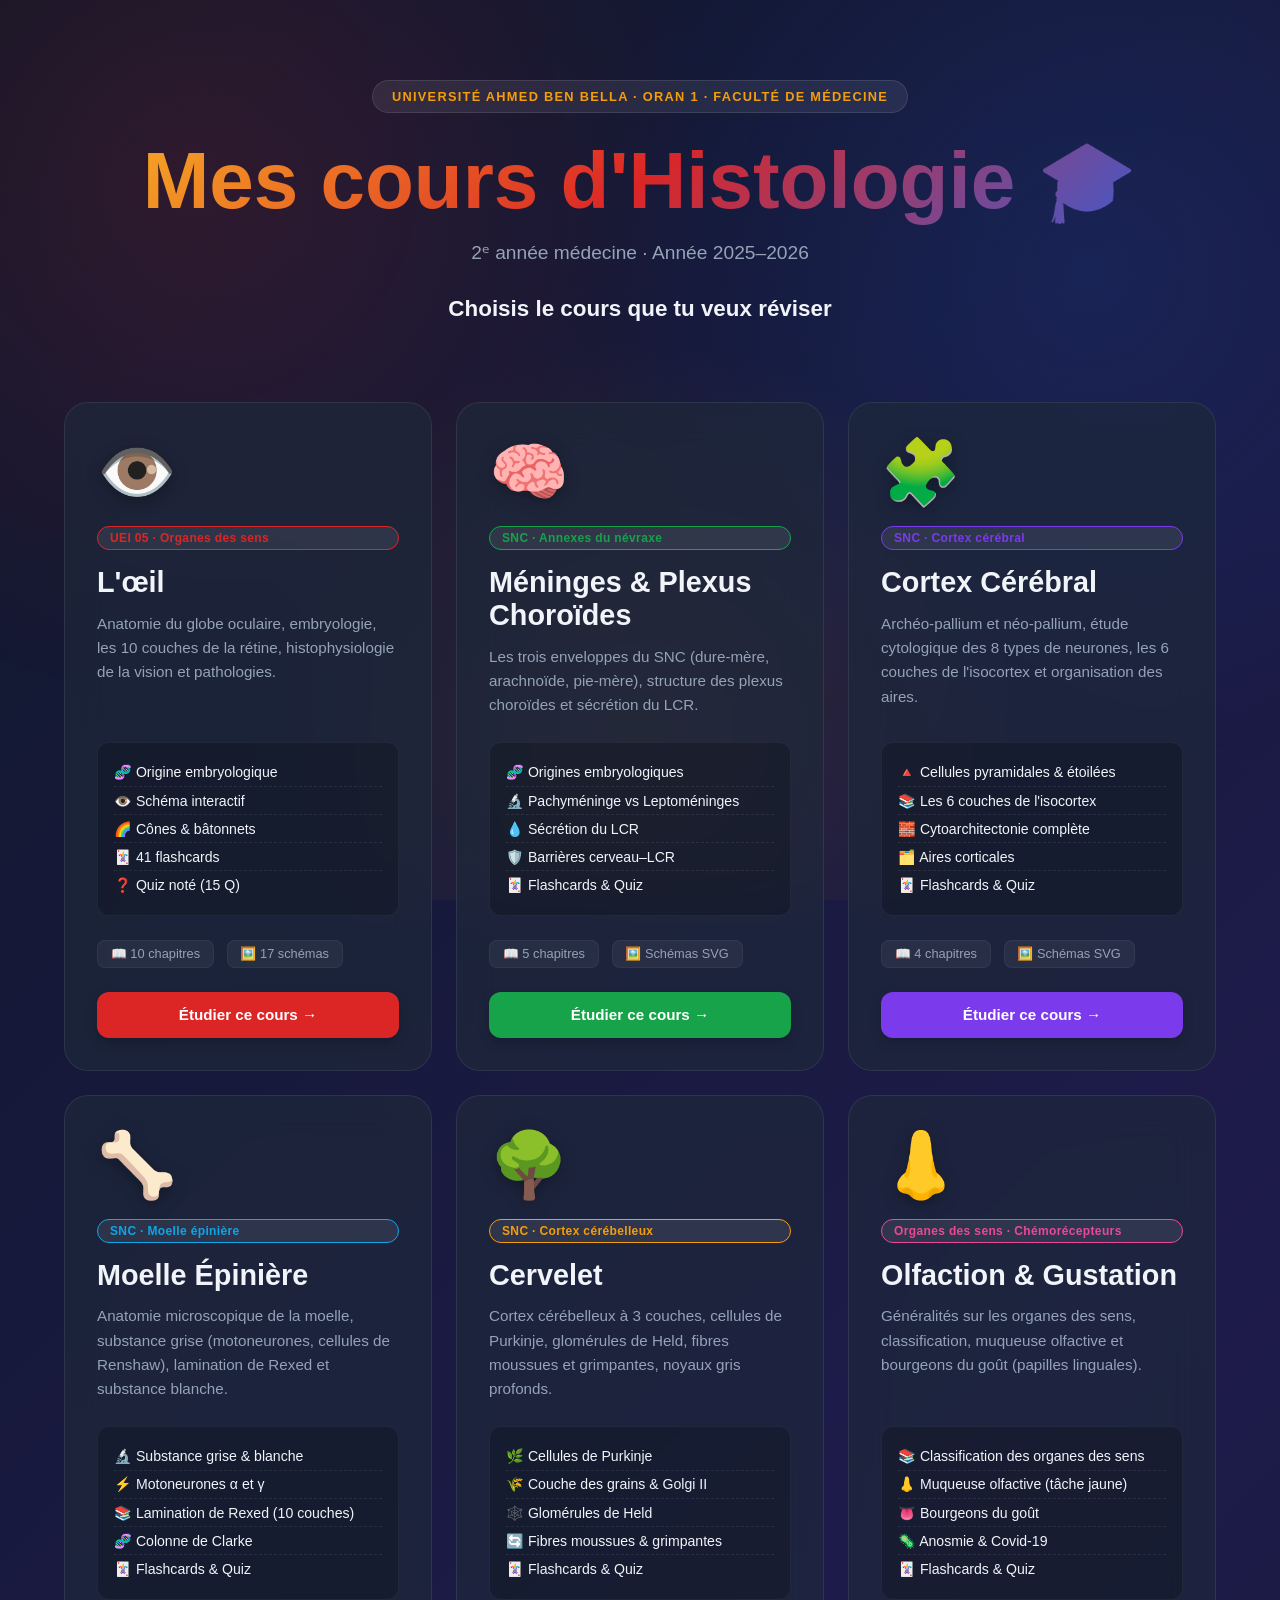
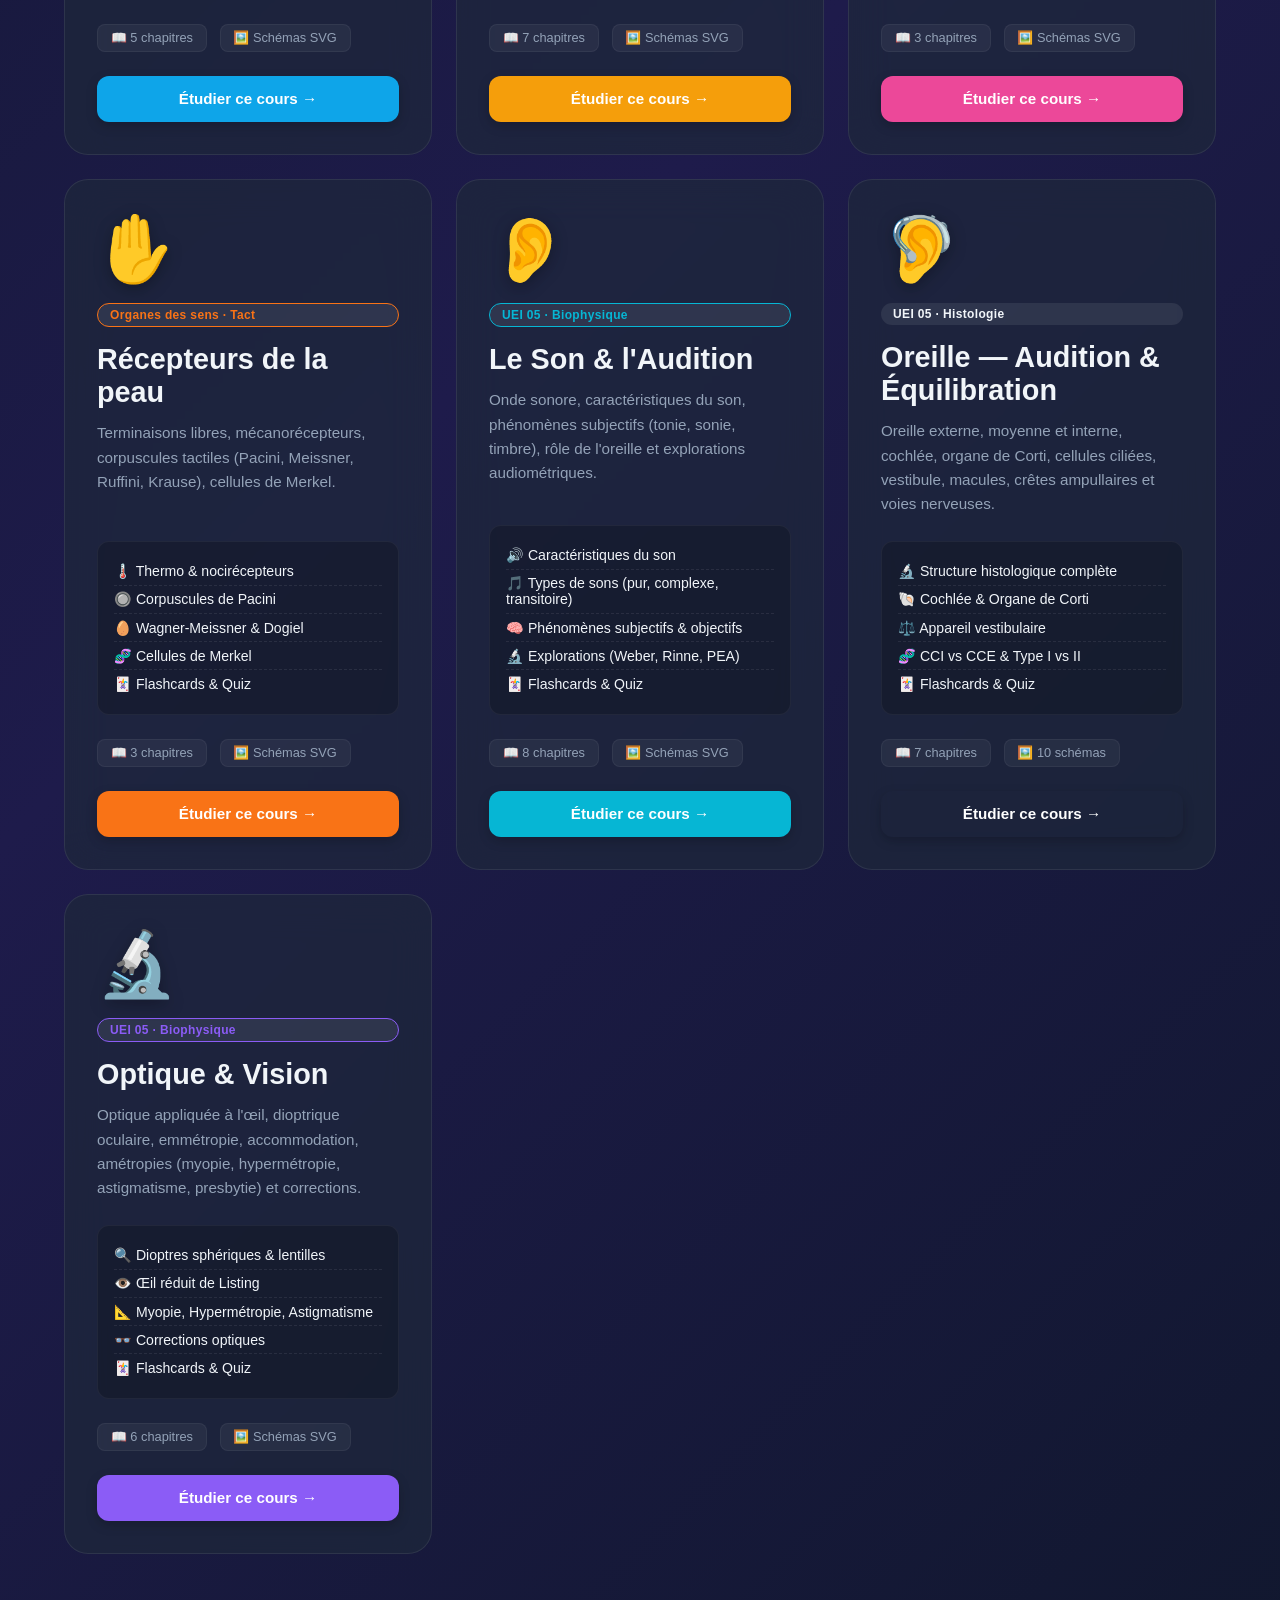
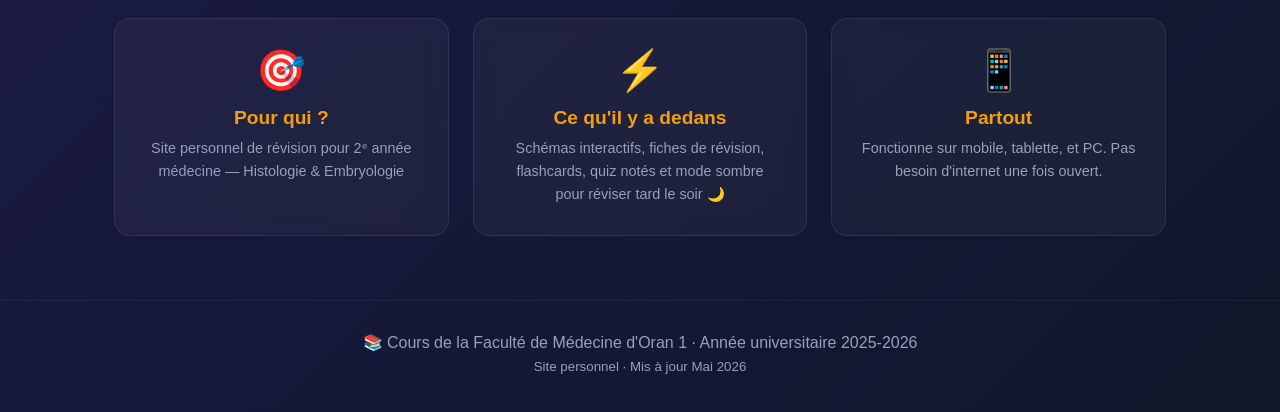
<file: index.html>
<!DOCTYPE html>
<html lang="fr">
<head>
<meta charset="UTF-8" />
<meta name="viewport" content="width=device-width, initial-scale=1.0" />
<!-- Security headers (via meta — GitHub Pages can't set HTTP headers) -->
<meta http-equiv="Content-Security-Policy" content="default-src 'self'; script-src 'self'; style-src 'self' 'unsafe-inline' https://fonts.googleapis.com; font-src 'self' https://fonts.gstatic.com; img-src 'self' data:; connect-src 'self'; frame-ancestors 'none'; form-action 'self'; base-uri 'self'; object-src 'none'; upgrade-insecure-requests">
<meta http-equiv="X-Content-Type-Options" content="nosniff">
<meta name="referrer" content="strict-origin-when-cross-origin">
<meta name="robots" content="index, follow">
<meta http-equiv="Permissions-Policy" content="geolocation=(), microphone=(), camera=(), payment=(), usb=(), magnetometer=(), gyroscope=(), accelerometer=()">
<title>Mes cours d'Histologie — 2ᵉ année médecine</title>
<link rel="stylesheet" href="home.css" />
<link rel="preconnect" href="https://fonts.googleapis.com">
<link rel="preconnect" href="https://fonts.gstatic.com" crossorigin>
<link href="https://fonts.googleapis.com/css2?family=Inter:wght@400;500;600;700;800&family=Poppins:wght@600;700;800&display=swap" rel="stylesheet">
</head>
<body>

<div class="bg-decoration"></div>

<header class="home-hero">
  <p class="kicker">Université Ahmed Ben Bella · Oran 1 · Faculté de Médecine</p>
  <h1>Mes cours d'Histologie 🎓</h1>
  <p class="subtitle">2ᵉ année médecine · Année 2025–2026</p>
  <p class="tagline">Choisis le cours que tu veux réviser</p>
</header>

<main class="courses-grid">

  <a href="oeil/index.html" class="course-card course-eye">
    <div class="course-emoji">👁️</div>
    <div class="course-tag">UEI 05 · Organes des sens</div>
    <h2>L'œil</h2>
    <p class="course-desc">Anatomie du globe oculaire, embryologie, les 10 couches de la rétine, histophysiologie de la vision et pathologies.</p>
    <ul class="course-features">
      <li>🧬 Origine embryologique</li>
      <li>👁️ Schéma interactif</li>
      <li>🌈 Cônes &amp; bâtonnets</li>
      <li>🃏 41 flashcards</li>
      <li>❓ Quiz noté (15 Q)</li>
    </ul>
    <div class="course-meta">
      <span>📖 10 chapitres</span>
      <span>🖼️ 17 schémas</span>
    </div>
    <span class="course-cta">Étudier ce cours →</span>
  </a>

  <a href="meninges/index.html" class="course-card course-meninges">
    <div class="course-emoji">🧠</div>
    <div class="course-tag">SNC · Annexes du névraxe</div>
    <h2>Méninges &amp; Plexus Choroïdes</h2>
    <p class="course-desc">Les trois enveloppes du SNC (dure-mère, arachnoïde, pie-mère), structure des plexus choroïdes et sécrétion du LCR.</p>
    <ul class="course-features">
      <li>🧬 Origines embryologiques</li>
      <li>🔬 Pachyméninge vs Leptoméninges</li>
      <li>💧 Sécrétion du LCR</li>
      <li>🛡️ Barrières cerveau–LCR</li>
      <li>🃏 Flashcards &amp; Quiz</li>
    </ul>
    <div class="course-meta">
      <span>📖 5 chapitres</span>
      <span>🖼️ Schémas SVG</span>
    </div>
    <span class="course-cta">Étudier ce cours →</span>
  </a>

  <a href="cortex/index.html" class="course-card course-cortex">
    <div class="course-emoji">🧩</div>
    <div class="course-tag">SNC · Cortex cérébral</div>
    <h2>Cortex Cérébral</h2>
    <p class="course-desc">Archéo-pallium et néo-pallium, étude cytologique des 8 types de neurones, les 6 couches de l'isocortex et organisation des aires.</p>
    <ul class="course-features">
      <li>🔺 Cellules pyramidales &amp; étoilées</li>
      <li>📚 Les 6 couches de l'isocortex</li>
      <li>🧱 Cytoarchitectonie complète</li>
      <li>🗂️ Aires corticales</li>
      <li>🃏 Flashcards &amp; Quiz</li>
    </ul>
    <div class="course-meta">
      <span>📖 4 chapitres</span>
      <span>🖼️ Schémas SVG</span>
    </div>
    <span class="course-cta">Étudier ce cours →</span>
  </a>

  <a href="moelle/index.html" class="course-card course-moelle">
    <div class="course-emoji">🦴</div>
    <div class="course-tag">SNC · Moelle épinière</div>
    <h2>Moelle Épinière</h2>
    <p class="course-desc">Anatomie microscopique de la moelle, substance grise (motoneurones, cellules de Renshaw), lamination de Rexed et substance blanche.</p>
    <ul class="course-features">
      <li>🔬 Substance grise &amp; blanche</li>
      <li>⚡ Motoneurones α et γ</li>
      <li>📚 Lamination de Rexed (10 couches)</li>
      <li>🧬 Colonne de Clarke</li>
      <li>🃏 Flashcards &amp; Quiz</li>
    </ul>
    <div class="course-meta">
      <span>📖 5 chapitres</span>
      <span>🖼️ Schémas SVG</span>
    </div>
    <span class="course-cta">Étudier ce cours →</span>
  </a>

  <a href="cervelet/index.html" class="course-card course-cervelet">
    <div class="course-emoji">🌳</div>
    <div class="course-tag">SNC · Cortex cérébelleux</div>
    <h2>Cervelet</h2>
    <p class="course-desc">Cortex cérébelleux à 3 couches, cellules de Purkinje, glomérules de Held, fibres moussues et grimpantes, noyaux gris profonds.</p>
    <ul class="course-features">
      <li>🌿 Cellules de Purkinje</li>
      <li>🌾 Couche des grains &amp; Golgi II</li>
      <li>🕸️ Glomérules de Held</li>
      <li>🔄 Fibres moussues &amp; grimpantes</li>
      <li>🃏 Flashcards &amp; Quiz</li>
    </ul>
    <div class="course-meta">
      <span>📖 7 chapitres</span>
      <span>🖼️ Schémas SVG</span>
    </div>
    <span class="course-cta">Étudier ce cours →</span>
  </a>

  <a href="sens/index.html" class="course-card course-sens">
    <div class="course-emoji">👃</div>
    <div class="course-tag">Organes des sens · Chémorécepteurs</div>
    <h2>Olfaction &amp; Gustation</h2>
    <p class="course-desc">Généralités sur les organes des sens, classification, muqueuse olfactive et bourgeons du goût (papilles linguales).</p>
    <ul class="course-features">
      <li>📚 Classification des organes des sens</li>
      <li>👃 Muqueuse olfactive (tâche jaune)</li>
      <li>👅 Bourgeons du goût</li>
      <li>🦠 Anosmie &amp; Covid-19</li>
      <li>🃏 Flashcards &amp; Quiz</li>
    </ul>
    <div class="course-meta">
      <span>📖 3 chapitres</span>
      <span>🖼️ Schémas SVG</span>
    </div>
    <span class="course-cta">Étudier ce cours →</span>
  </a>

  <a href="peau/index.html" class="course-card course-peau">
    <div class="course-emoji">✋</div>
    <div class="course-tag">Organes des sens · Tact</div>
    <h2>Récepteurs de la peau</h2>
    <p class="course-desc">Terminaisons libres, mécanorécepteurs, corpuscules tactiles (Pacini, Meissner, Ruffini, Krause), cellules de Merkel.</p>
    <ul class="course-features">
      <li>🌡️ Thermo &amp; nocirécepteurs</li>
      <li>🔘 Corpuscules de Pacini</li>
      <li>🥚 Wagner-Meissner &amp; Dogiel</li>
      <li>🧬 Cellules de Merkel</li>
      <li>🃏 Flashcards &amp; Quiz</li>
    </ul>
    <div class="course-meta">
      <span>📖 3 chapitres</span>
      <span>🖼️ Schémas SVG</span>
    </div>
    <span class="course-cta">Étudier ce cours →</span>
  </a>

  <a href="audition/index.html" class="course-card course-audition">
    <div class="course-emoji">👂</div>
    <div class="course-tag">UEI 05 · Biophysique</div>
    <h2>Le Son &amp; l'Audition</h2>
    <p class="course-desc">Onde sonore, caractéristiques du son, phénomènes subjectifs (tonie, sonie, timbre), rôle de l'oreille et explorations audiométriques.</p>
    <ul class="course-features">
      <li>🔊 Caractéristiques du son</li>
      <li>🎵 Types de sons (pur, complexe, transitoire)</li>
      <li>🧠 Phénomènes subjectifs &amp; objectifs</li>
      <li>🔬 Explorations (Weber, Rinne, PEA)</li>
      <li>🃏 Flashcards &amp; Quiz</li>
    </ul>
    <div class="course-meta">
      <span>📖 8 chapitres</span>
      <span>🖼️ Schémas SVG</span>
    </div>
    <span class="course-cta">Étudier ce cours →</span>
  </a>

  <a href="oreille/index.html" class="course-card course-oreille">
    <div class="course-emoji">🦻</div>
    <div class="course-tag">UEI 05 · Histologie</div>
    <h2>Oreille — Audition &amp; Équilibration</h2>
    <p class="course-desc">Oreille externe, moyenne et interne, cochlée, organe de Corti, cellules ciliées, vestibule, macules, crêtes ampullaires et voies nerveuses.</p>
    <ul class="course-features">
      <li>🔬 Structure histologique complète</li>
      <li>🐚 Cochlée &amp; Organe de Corti</li>
      <li>⚖️ Appareil vestibulaire</li>
      <li>🧬 CCI vs CCE &amp; Type I vs II</li>
      <li>🃏 Flashcards &amp; Quiz</li>
    </ul>
    <div class="course-meta">
      <span>📖 7 chapitres</span>
      <span>🖼️ 10 schémas</span>
    </div>
    <span class="course-cta">Étudier ce cours →</span>
  </a>

  <a href="vision/index.html" class="course-card course-vision">
    <div class="course-emoji">🔬</div>
    <div class="course-tag">UEI 05 · Biophysique</div>
    <h2>Optique &amp; Vision</h2>
    <p class="course-desc">Optique appliquée à l'œil, dioptrique oculaire, emmétropie, accommodation, amétropies (myopie, hypermétropie, astigmatisme, presbytie) et corrections.</p>
    <ul class="course-features">
      <li>🔍 Dioptres sphériques &amp; lentilles</li>
      <li>👁️ Œil réduit de Listing</li>
      <li>📐 Myopie, Hypermétropie, Astigmatisme</li>
      <li>👓 Corrections optiques</li>
      <li>🃏 Flashcards &amp; Quiz</li>
    </ul>
    <div class="course-meta">
      <span>📖 6 chapitres</span>
      <span>🖼️ Schémas SVG</span>
    </div>
    <span class="course-cta">Étudier ce cours →</span>
  </a>

</main>

<section class="quick-info">
  <div class="info-card">
    <div class="info-icon">🎯</div>
    <h3>Pour qui ?</h3>
    <p>Site personnel de révision pour 2ᵉ année médecine — Histologie &amp; Embryologie</p>
  </div>
  <div class="info-card">
    <div class="info-icon">⚡</div>
    <h3>Ce qu'il y a dedans</h3>
    <p>Schémas interactifs, fiches de révision, flashcards, quiz notés et mode sombre pour réviser tard le soir 🌙</p>
  </div>
  <div class="info-card">
    <div class="info-icon">📱</div>
    <h3>Partout</h3>
    <p>Fonctionne sur mobile, tablette, et PC. Pas besoin d'internet une fois ouvert.</p>
  </div>
</section>

<footer class="home-footer">
  <p>📚 Cours de la Faculté de Médecine d'Oran 1 · Année universitaire 2025-2026</p>
  <p><small>Site personnel · Mis à jour Mai 2026</small></p>
</footer>

<script src="home.js"></script>

</body>
</html>
</file>
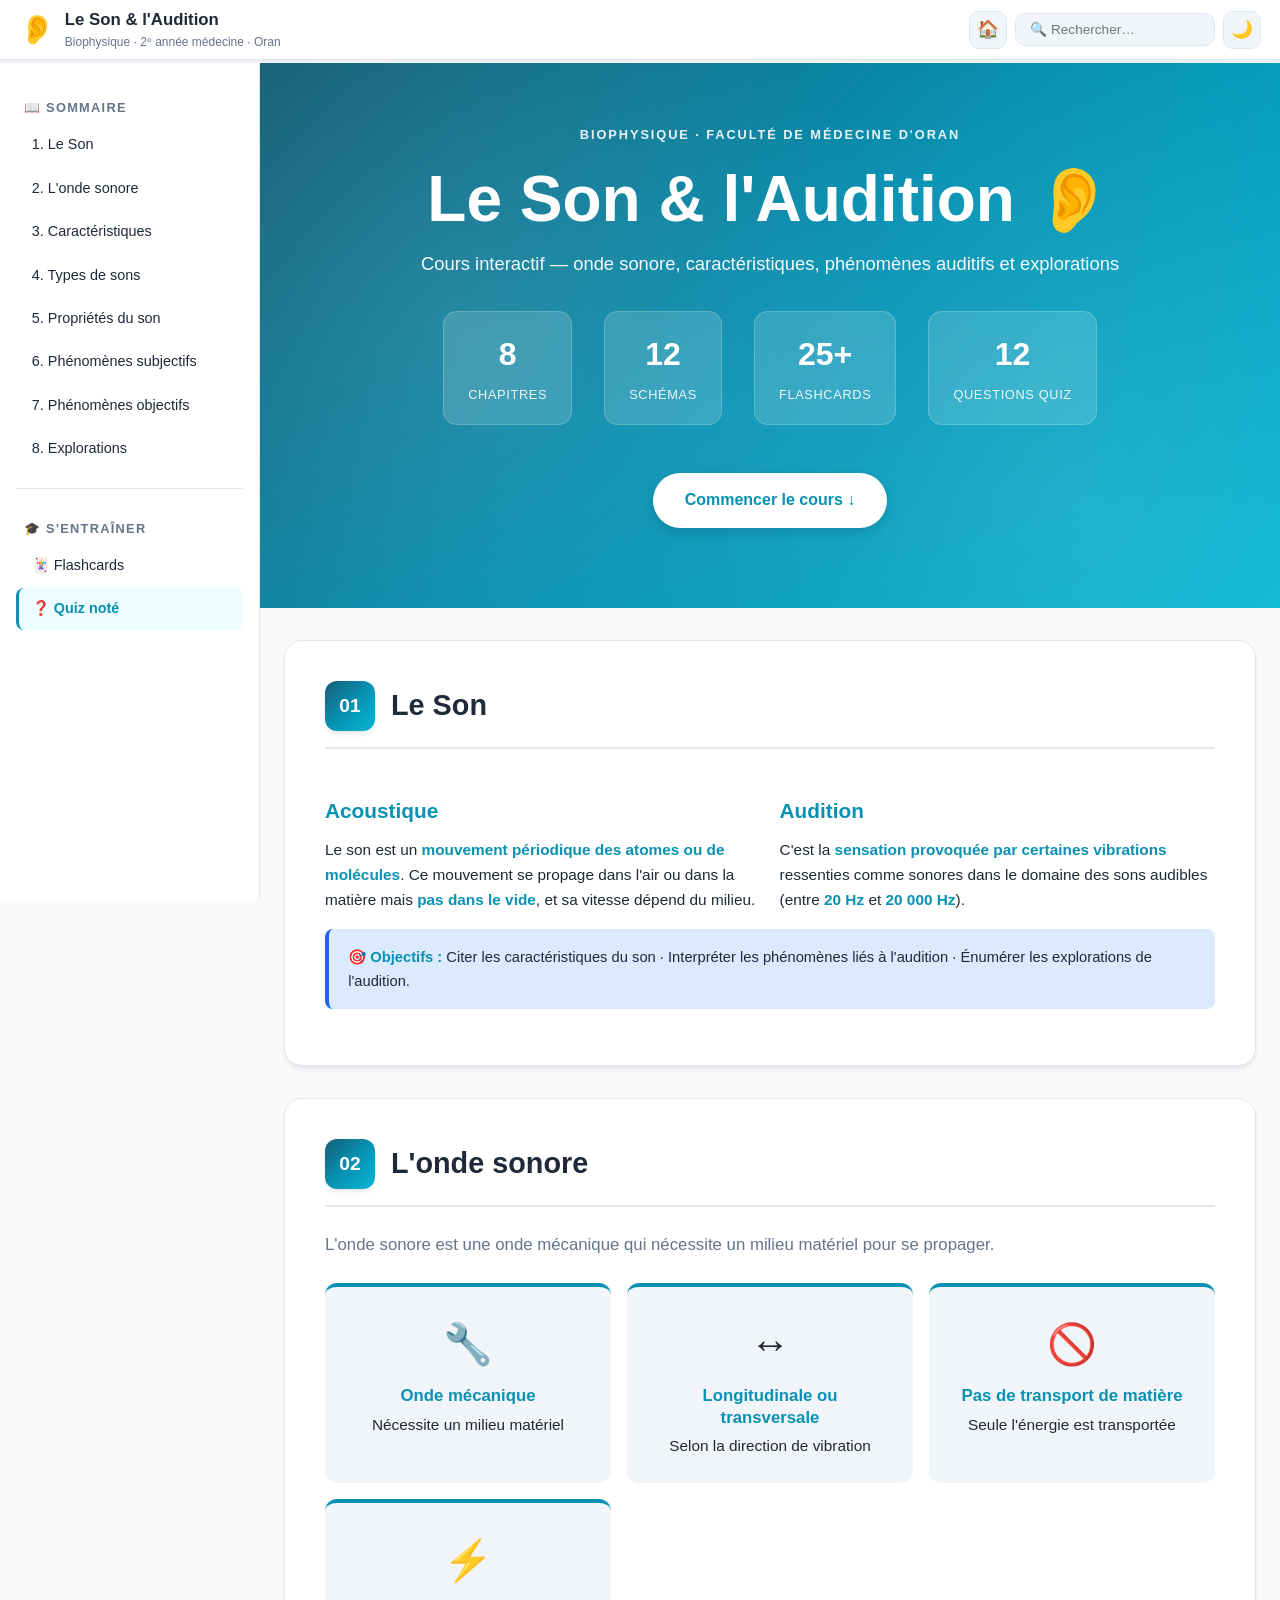
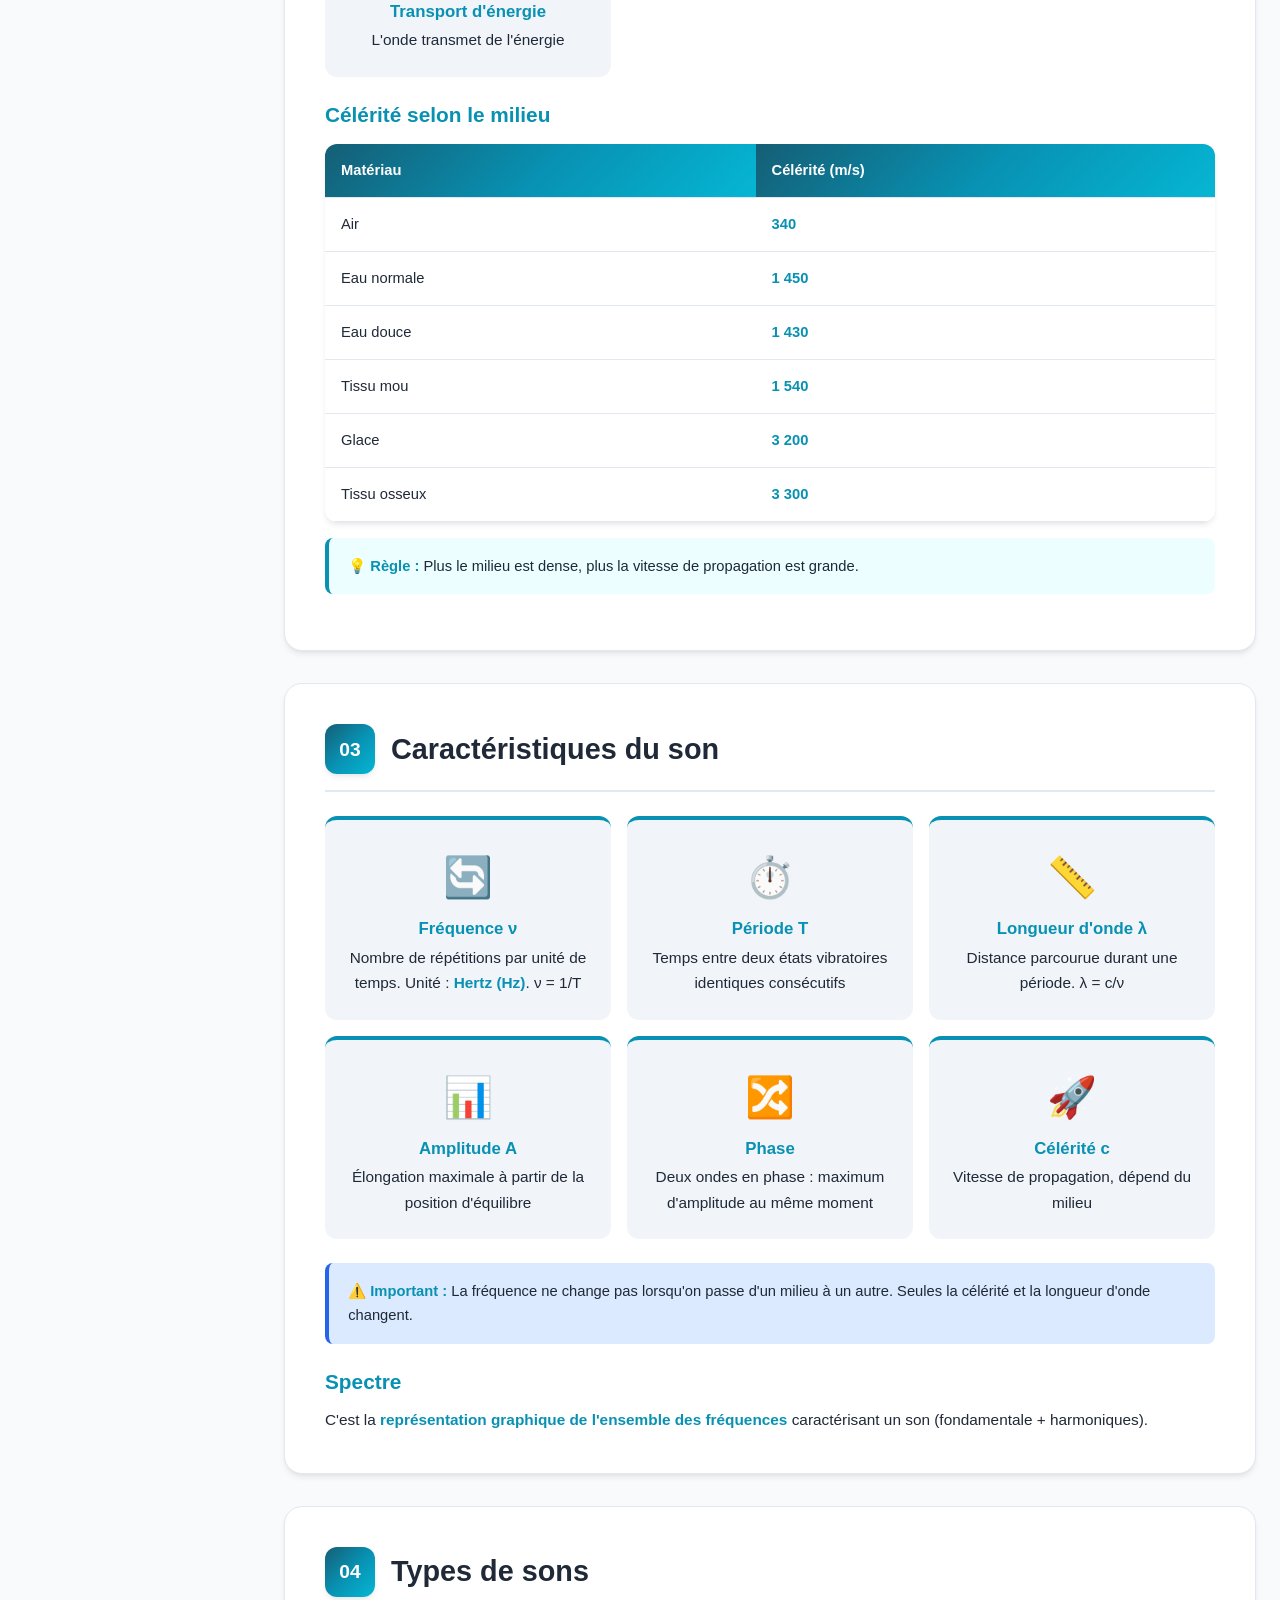
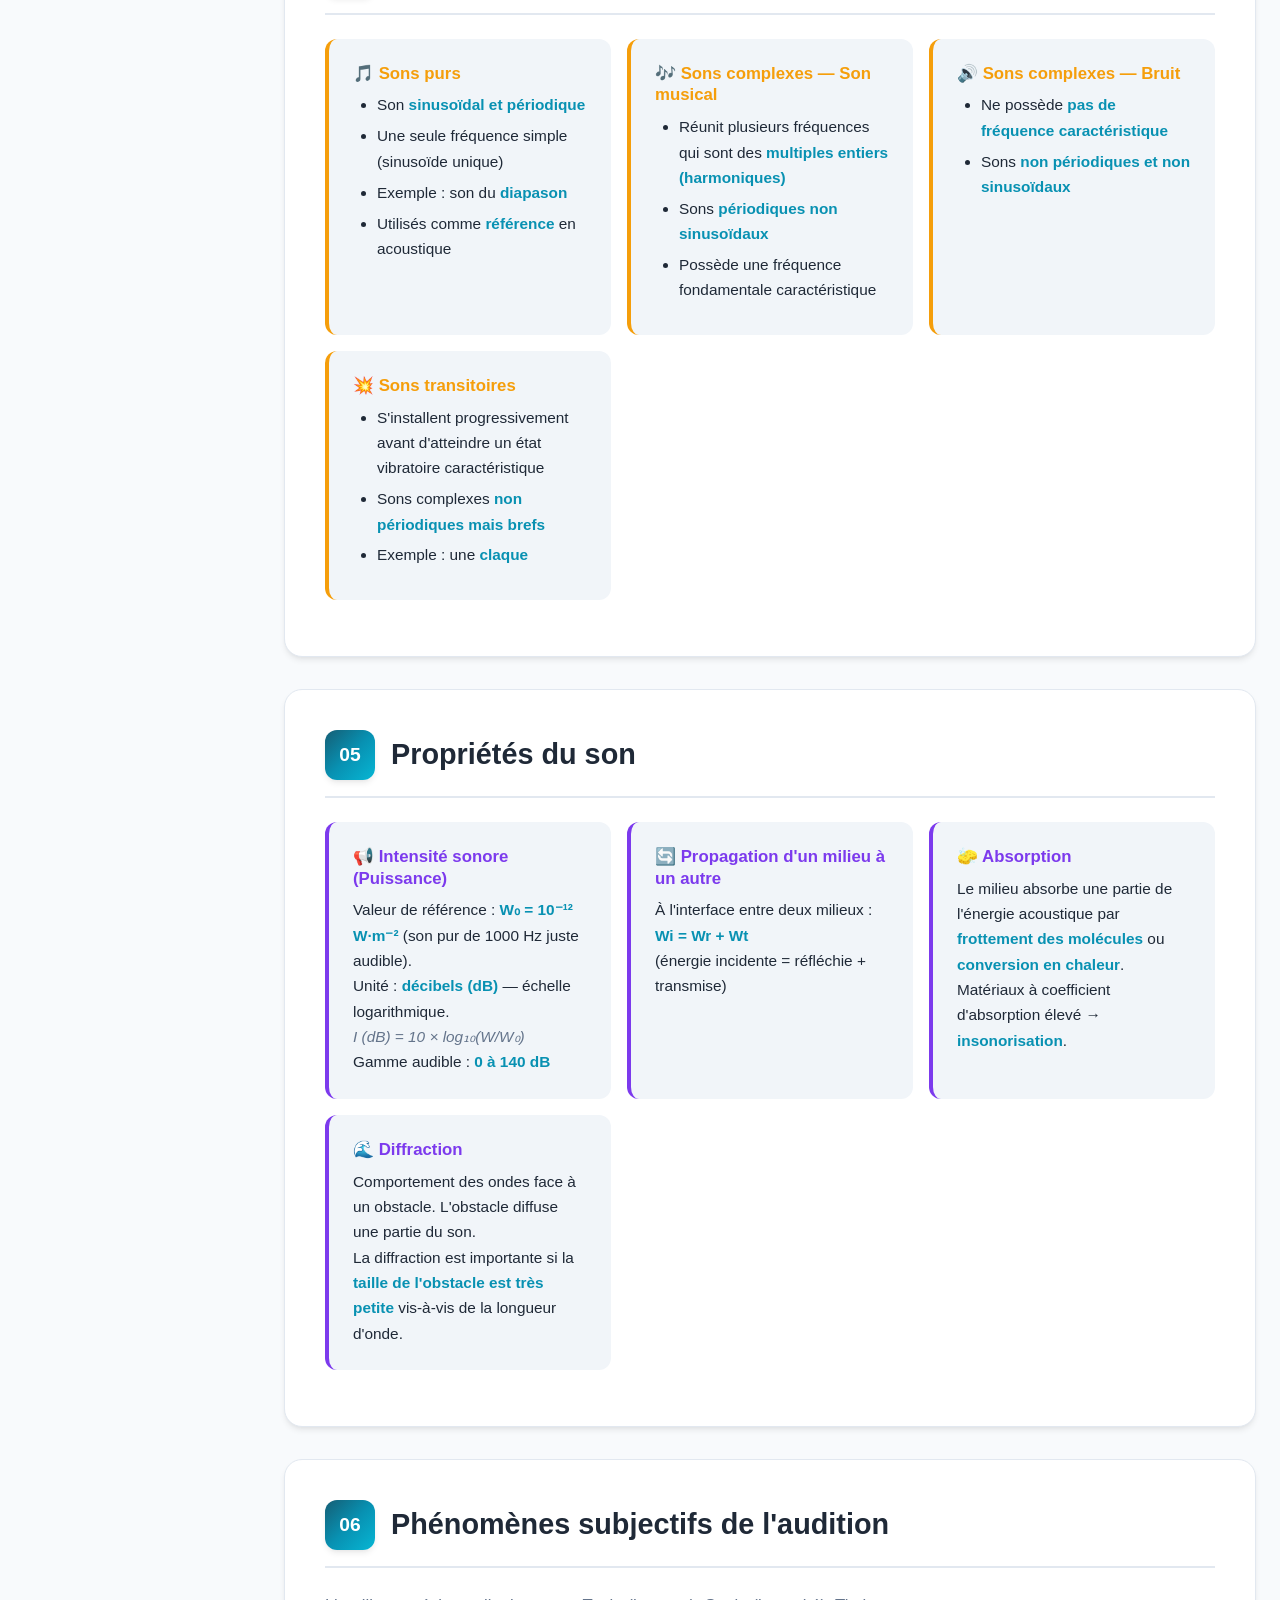
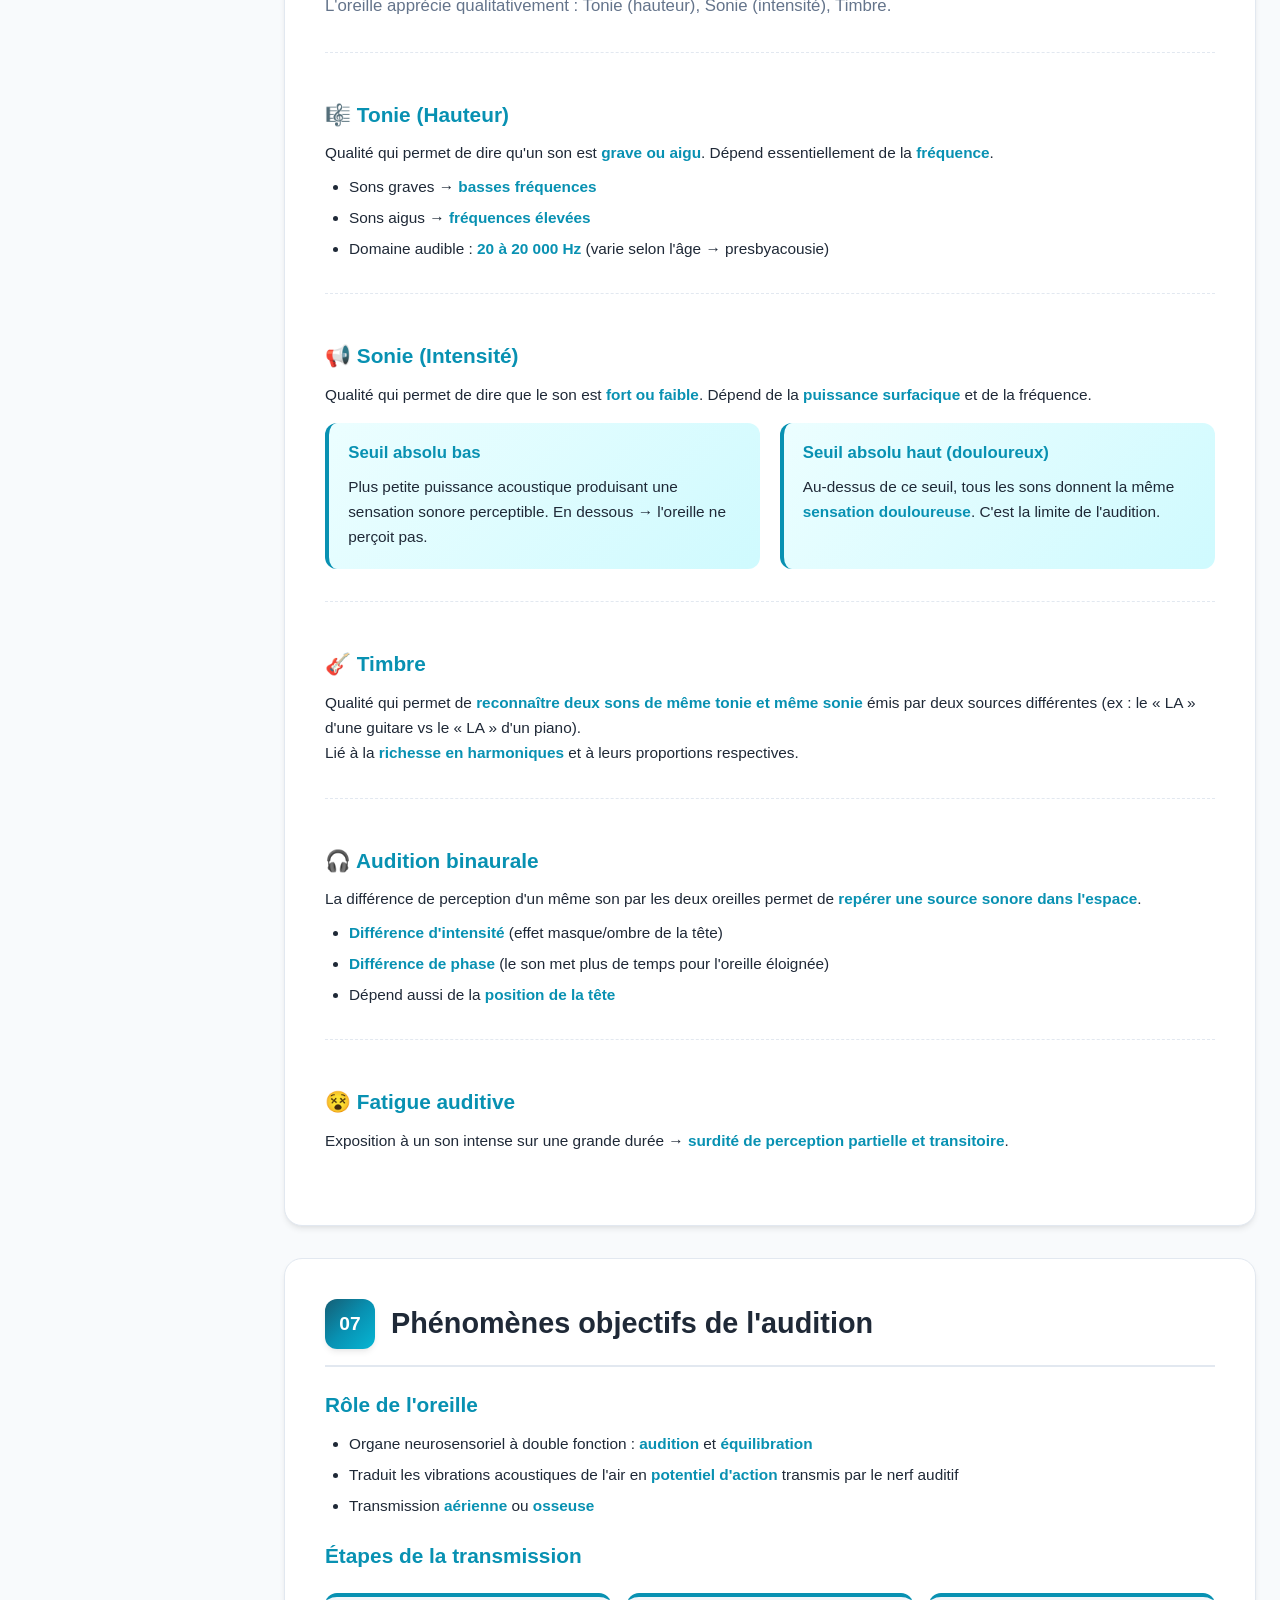
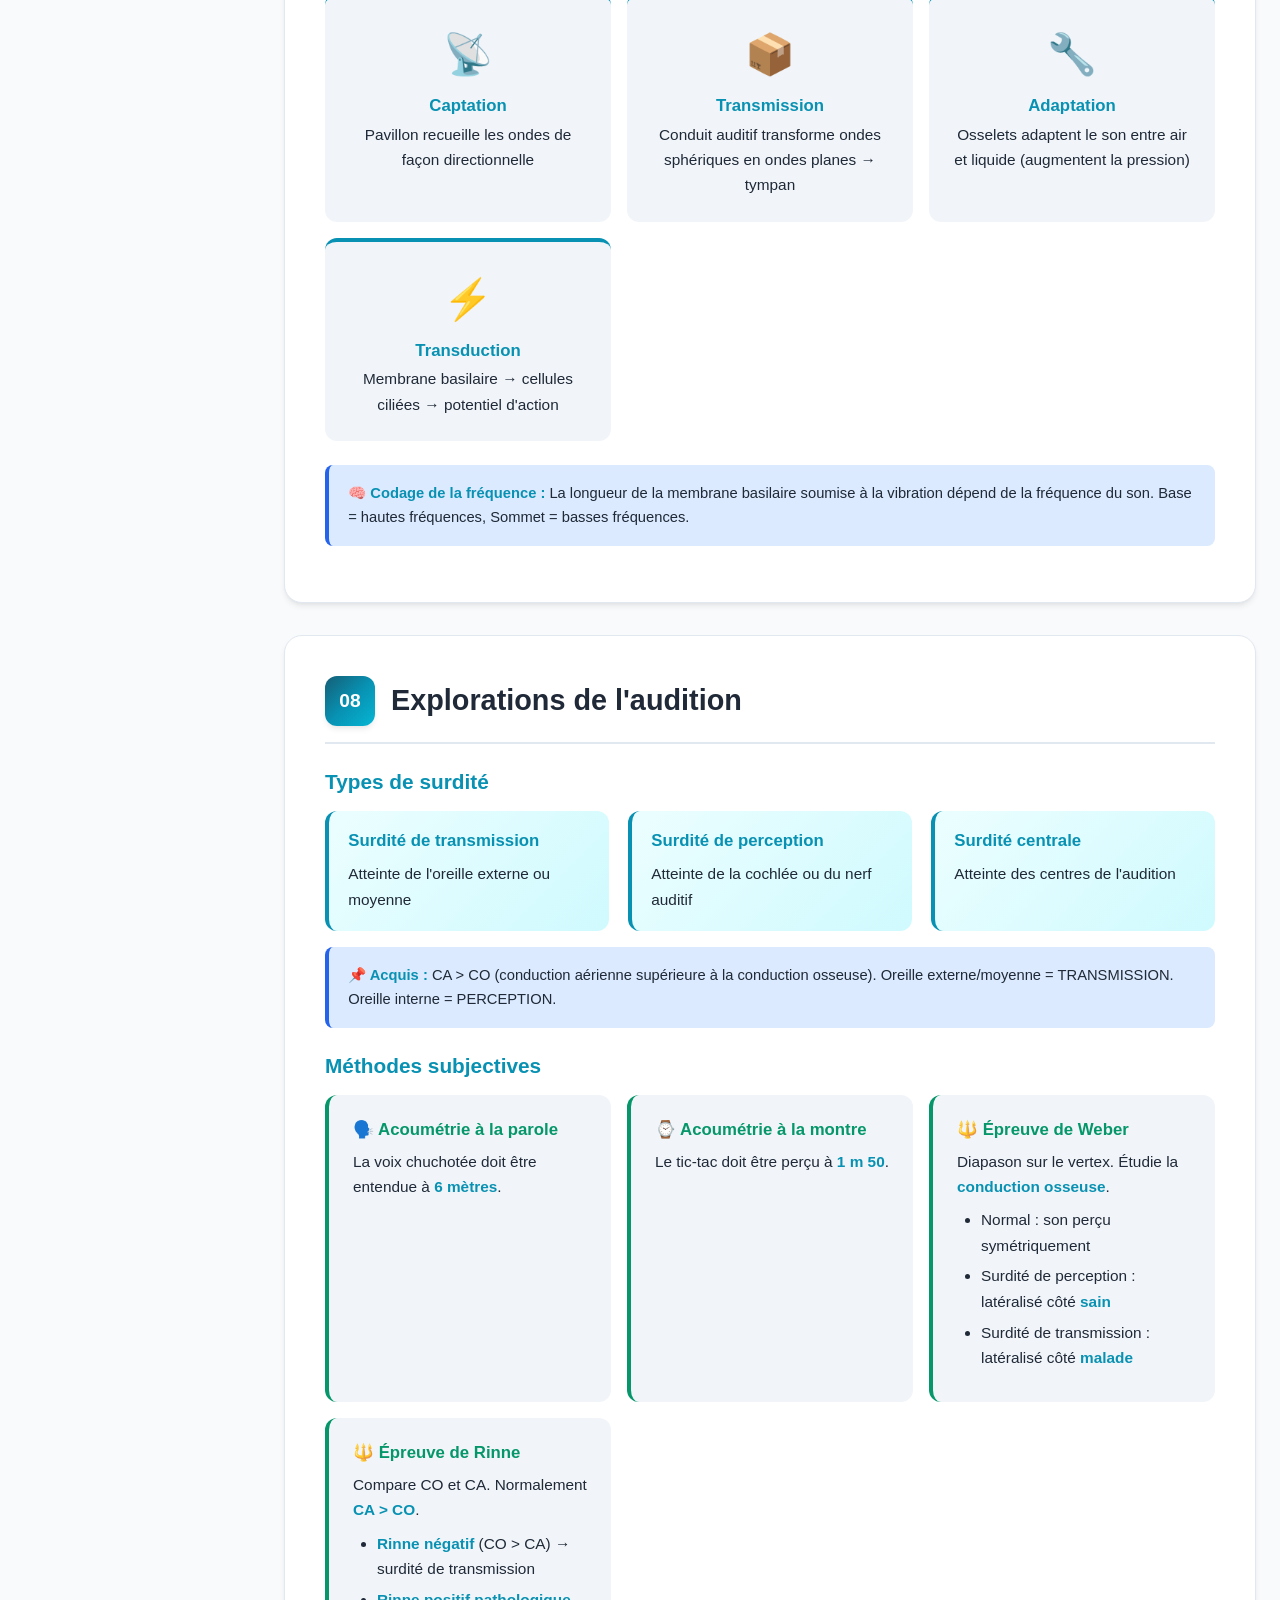
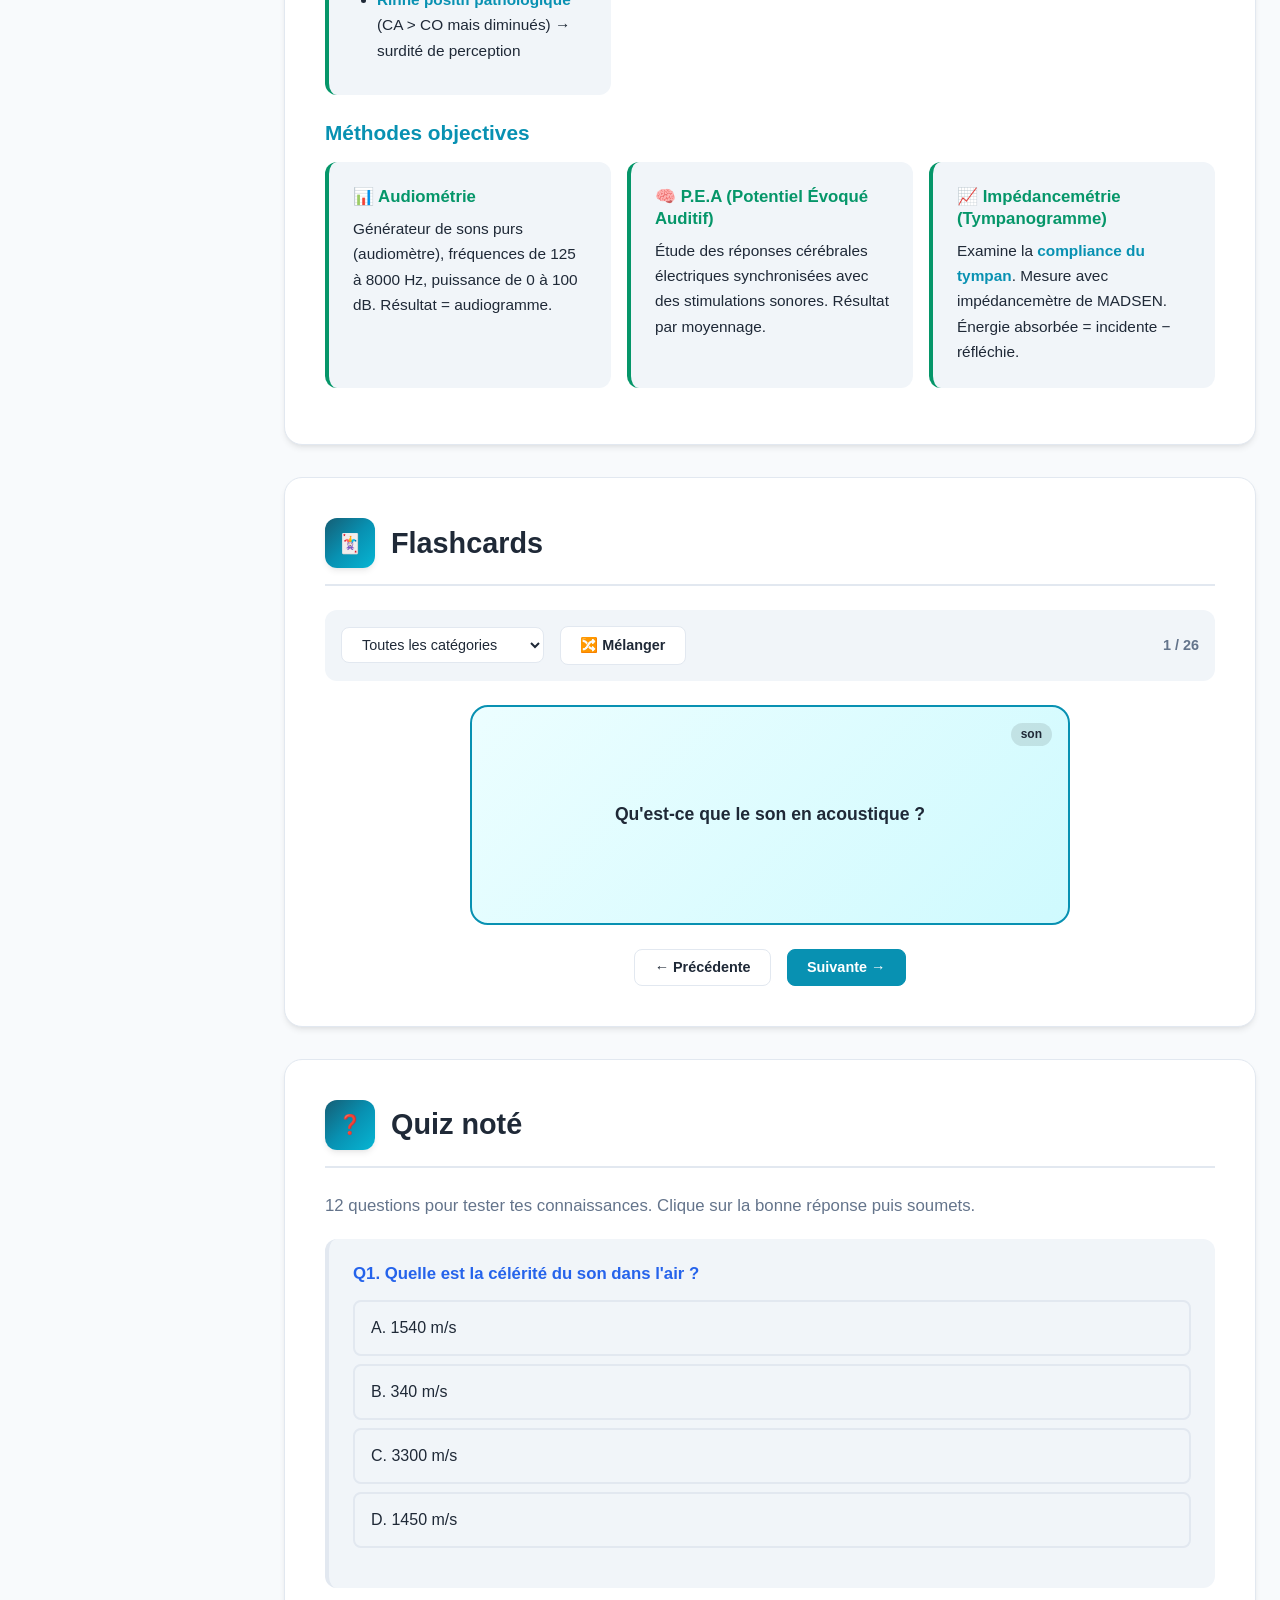
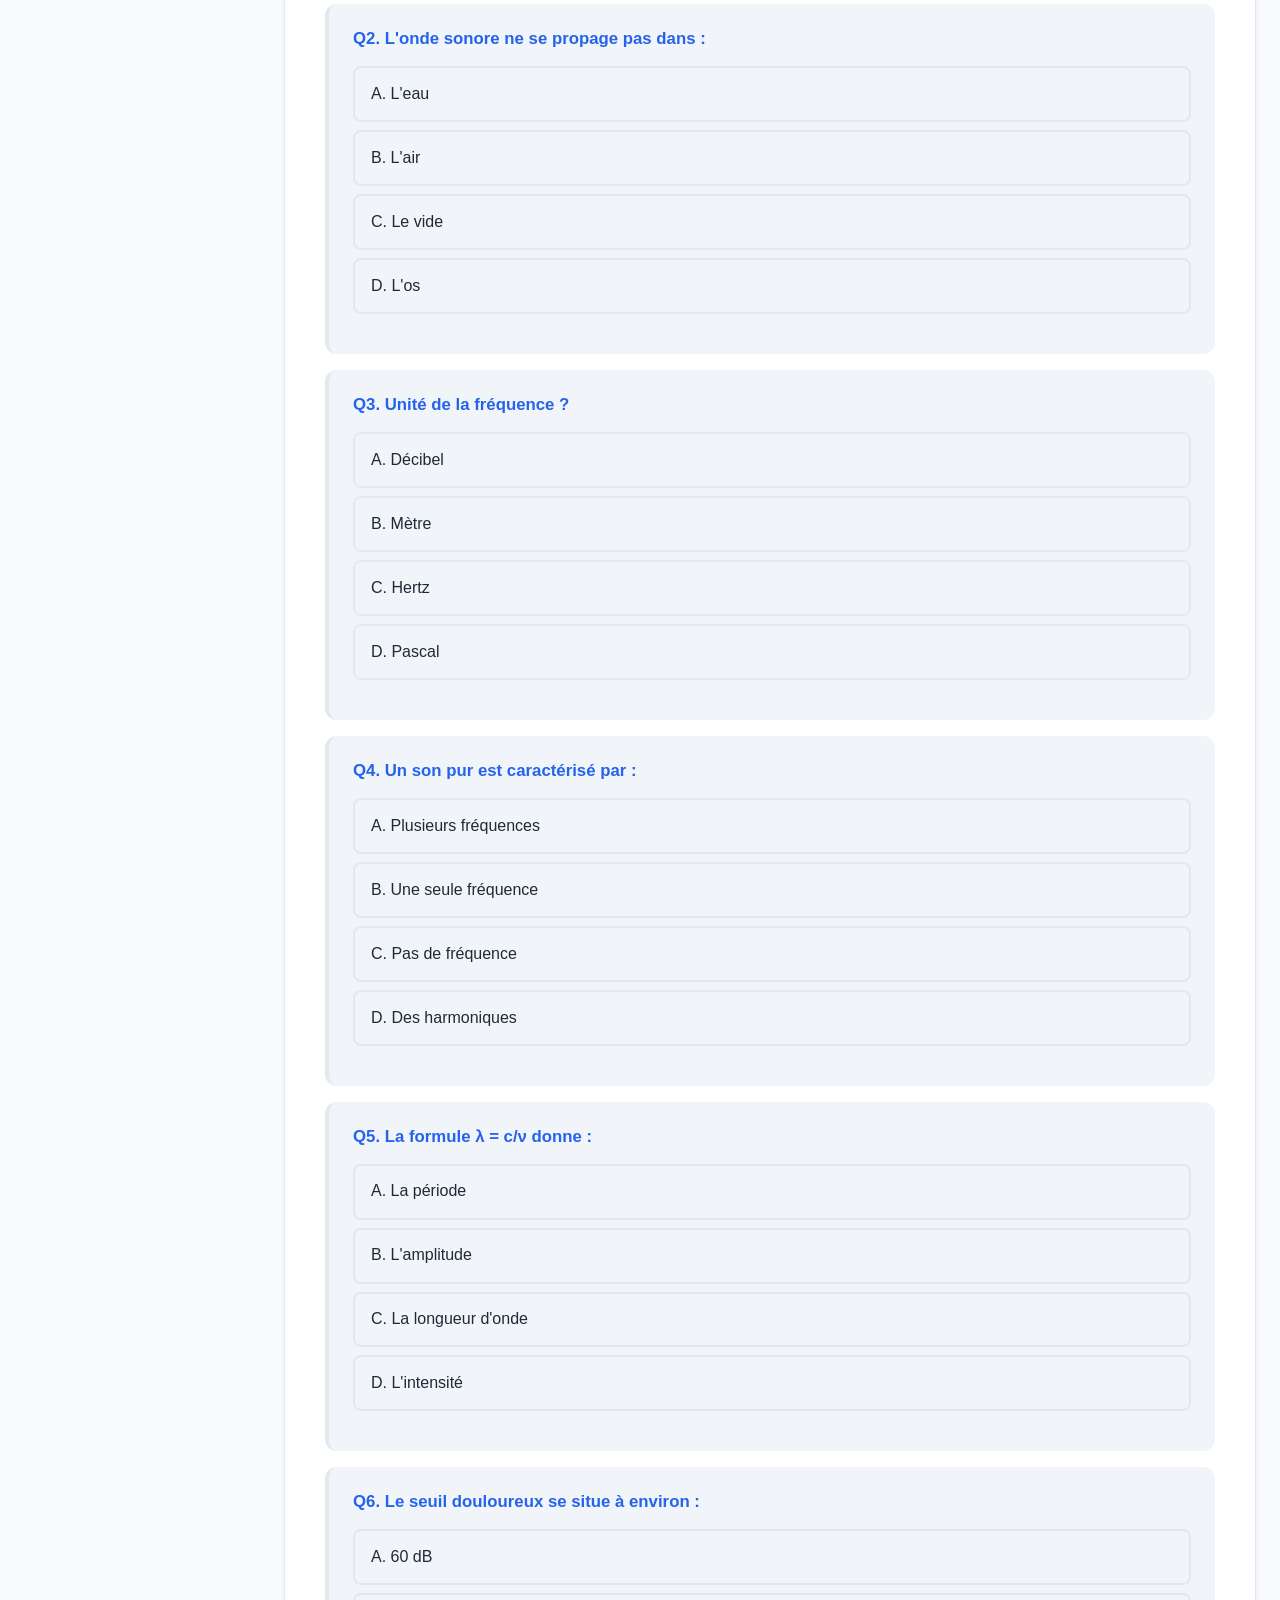
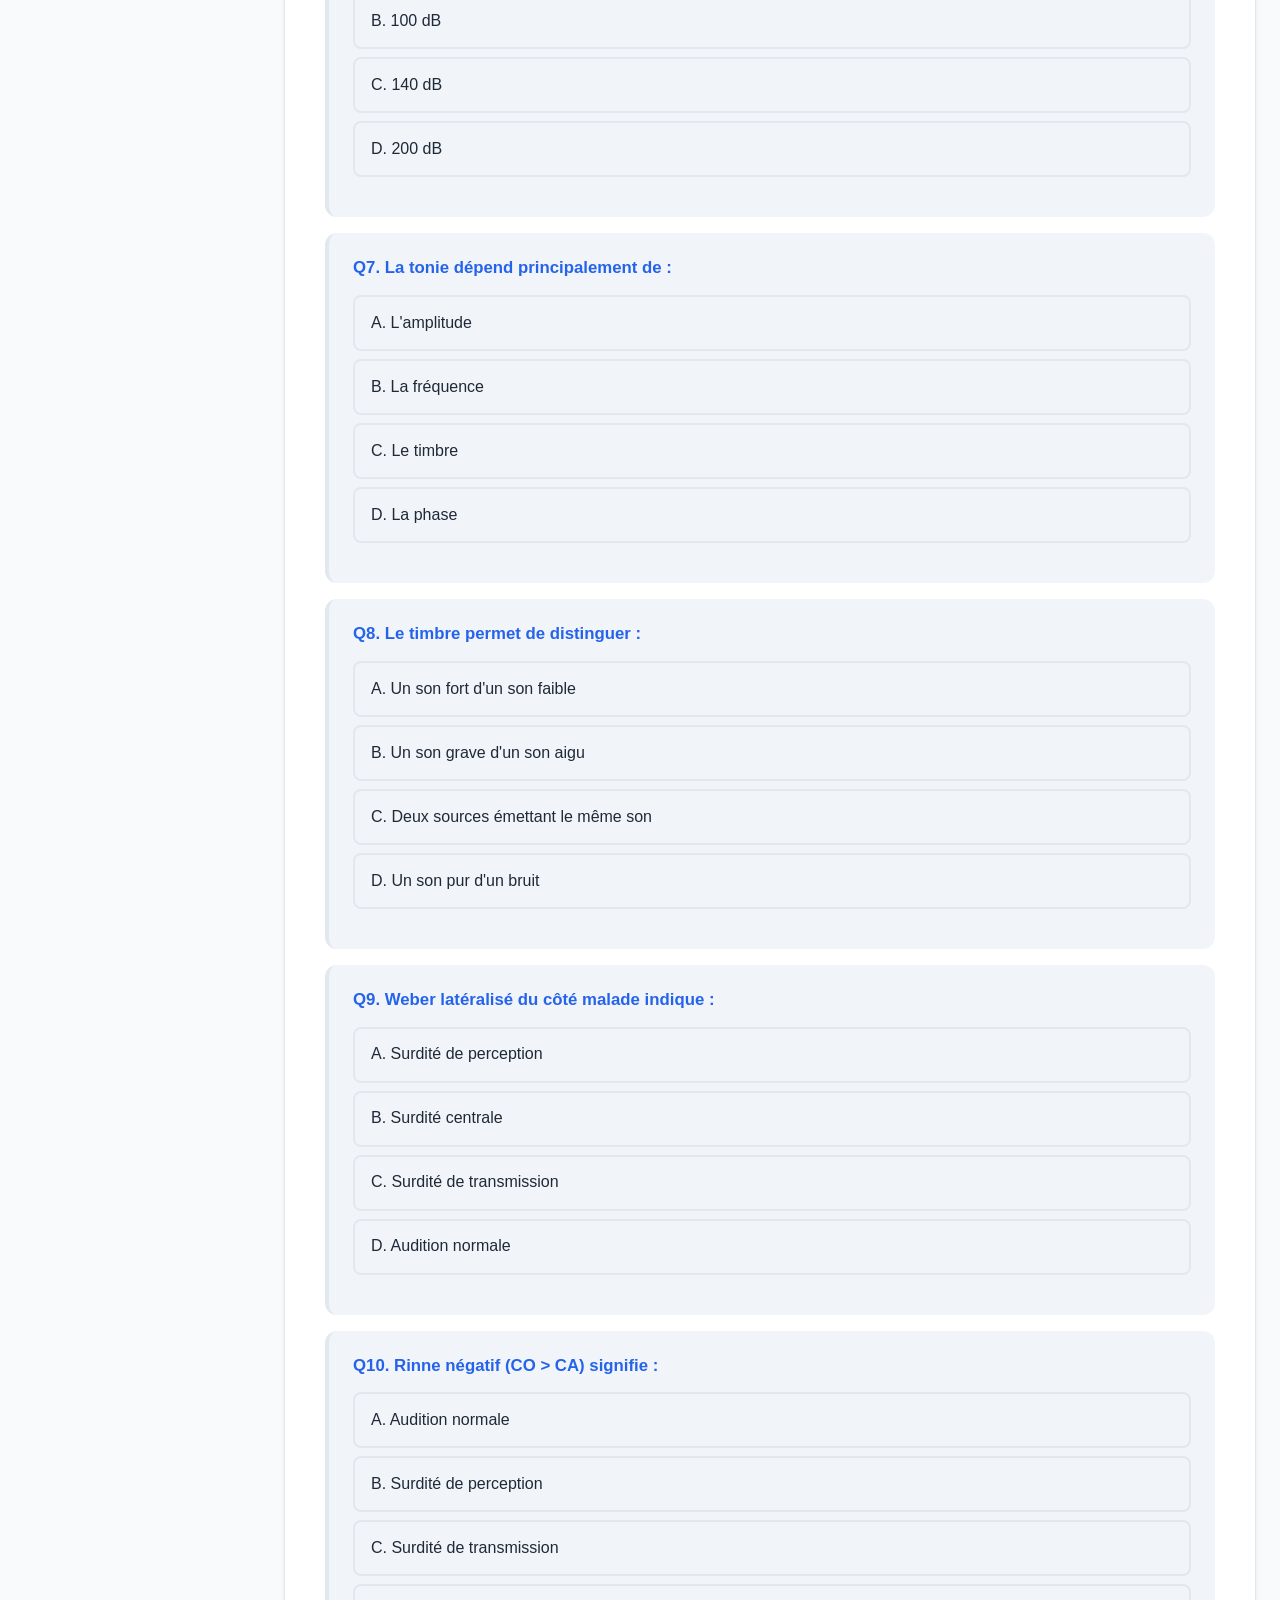
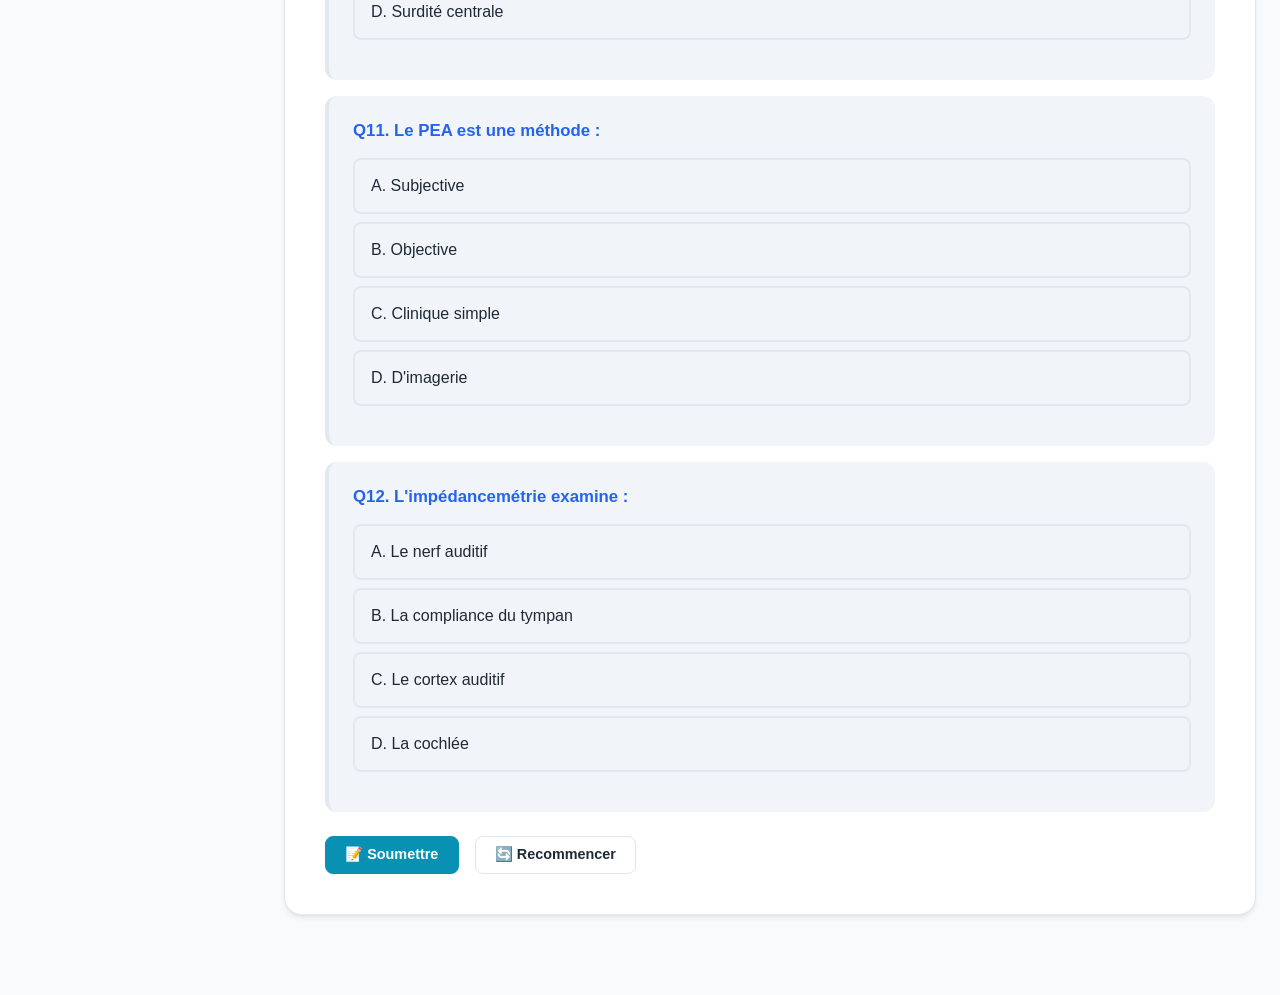
<file: audition/index.html>
<!DOCTYPE html>
<html lang="fr">
<head>
<meta charset="UTF-8" />
<meta name="viewport" content="width=device-width, initial-scale=1.0" />
<!-- Security headers (via meta — GitHub Pages can't set HTTP headers) -->
<meta http-equiv="Content-Security-Policy" content="default-src 'self'; script-src 'self'; style-src 'self' 'unsafe-inline' https://fonts.googleapis.com; font-src 'self' https://fonts.gstatic.com; img-src 'self' data:; connect-src 'self'; frame-ancestors 'none'; form-action 'self'; base-uri 'self'; object-src 'none'; upgrade-insecure-requests">
<meta http-equiv="X-Content-Type-Options" content="nosniff">
<meta name="referrer" content="strict-origin-when-cross-origin">
<meta name="robots" content="index, follow">
<meta http-equiv="Permissions-Policy" content="geolocation=(), microphone=(), camera=(), payment=(), usb=(), magnetometer=(), gyroscope=(), accelerometer=()">
<title>Le Son & l'Audition — Cours interactif de Biophysique</title>
<link rel="stylesheet" href="audition.css" />
<link rel="preconnect" href="https://fonts.googleapis.com">
<link rel="preconnect" href="https://fonts.gstatic.com" crossorigin>
<link href="https://fonts.googleapis.com/css2?family=Inter:wght@400;500;600;700;800&family=Poppins:wght@600;700;800&display=swap" rel="stylesheet">
</head>
<body>

<!-- TOPBAR -->
<header class="topbar">
  <button id="menuToggle" class="icon-btn" aria-label="Menu">☰</button>
  <a href="../index.html" class="brand brand-link" style="text-decoration:none;color:inherit">
    <span class="brand-logo">👂</span>
    <div>
      <strong>Le Son & l'Audition</strong>
      <small>Biophysique · 2ᵉ année médecine · Oran</small>
    </div>
  </a>
  <div class="topbar-actions">
    <a href="../index.html" class="icon-btn" title="Retour aux cours" style="text-decoration:none">🏠</a>
    <input type="search" id="searchInput" placeholder="🔍 Rechercher…" />
    <button id="themeToggle" class="icon-btn" aria-label="Thème">🌙</button>
  </div>
</header>

<!-- PROGRESS BAR -->
<div class="progress-container"><div id="progressBar" class="progress-bar"></div></div>

<!-- SIDEBAR -->
<aside id="sidebar" class="sidebar">
  <nav>
    <h4>📖 Sommaire</h4>
    <a href="#intro">1. Le Son</a>
    <a href="#onde">2. L'onde sonore</a>
    <a href="#caracteristiques">3. Caractéristiques</a>
    <a href="#types">4. Types de sons</a>
    <a href="#proprietes">5. Propriétés du son</a>
    <a href="#subjectif">6. Phénomènes subjectifs</a>
    <a href="#objectif">7. Phénomènes objectifs</a>
    <a href="#exploration">8. Explorations</a>
    <hr/>
    <h4>🎓 S'entraîner</h4>
    <a href="#flashcards">🃏 Flashcards</a>
    <a href="#quiz">❓ Quiz noté</a>
  </nav>
</aside>

<!-- HERO -->
<section class="hero">
  <div class="hero-bg"></div>
  <div class="hero-inner">
    <p class="kicker">Biophysique · Faculté de Médecine d'Oran</p>
    <h1>Le Son & l'Audition 👂</h1>
    <p class="subtitle">Cours interactif — onde sonore, caractéristiques, phénomènes auditifs et explorations</p>
    <div class="hero-stats">
      <div><strong>8</strong><span>chapitres</span></div>
      <div><strong>12</strong><span>schémas</span></div>
      <div><strong>25+</strong><span>flashcards</span></div>
      <div><strong>12</strong><span>questions quiz</span></div>
    </div>
    <a href="#intro" class="cta">Commencer le cours ↓</a>
  </div>
</section>

<main>

<!-- 1. LE SON -->
<section id="intro" class="card" data-section>
  <div class="section-header">
    <span class="section-num">01</span>
    <h2>Le Son</h2>
  </div>
  <div class="grid-2">
    <div>
      <h3>Acoustique</h3>
      <p>Le son est un <strong>mouvement périodique des atomes ou de molécules</strong>. Ce mouvement se propage dans l'air ou dans la matière mais <strong>pas dans le vide</strong>, et sa vitesse dépend du milieu.</p>
    </div>
    <div>
      <h3>Audition</h3>
      <p>C'est la <strong>sensation provoquée par certaines vibrations</strong> ressenties comme sonores dans le domaine des sons audibles (entre <strong>20 Hz</strong> et <strong>20 000 Hz</strong>).</p>
    </div>
  </div>
  <div class="info-box">
    <strong>🎯 Objectifs :</strong> Citer les caractéristiques du son · Interpréter les phénomènes liés à l'audition · Énumérer les explorations de l'audition.
  </div>
</section>

<!-- 2. L'ONDE SONORE -->
<section id="onde" class="card" data-section>
  <div class="section-header">
    <span class="section-num">02</span>
    <h2>L'onde sonore</h2>
  </div>
  <p class="lead">L'onde sonore est une onde mécanique qui nécessite un milieu matériel pour se propager.</p>

  <div class="concept-cards">
    <div class="concept-card">
      <div class="concept-icon">🔧</div>
      <h4>Onde mécanique</h4>
      <p>Nécessite un milieu matériel</p>
    </div>
    <div class="concept-card">
      <div class="concept-icon">↔️</div>
      <h4>Longitudinale ou transversale</h4>
      <p>Selon la direction de vibration</p>
    </div>
    <div class="concept-card">
      <div class="concept-icon">🚫</div>
      <h4>Pas de transport de matière</h4>
      <p>Seule l'énergie est transportée</p>
    </div>
    <div class="concept-card">
      <div class="concept-icon">⚡</div>
      <h4>Transport d'énergie</h4>
      <p>L'onde transmet de l'énergie</p>
    </div>
  </div>

  <h3>Célérité selon le milieu</h3>
  <table class="data-table">
    <thead><tr><th>Matériau</th><th>Célérité (m/s)</th></tr></thead>
    <tbody>
      <tr><td>Air</td><td><strong>340</strong></td></tr>
      <tr><td>Eau normale</td><td><strong>1 450</strong></td></tr>
      <tr><td>Eau douce</td><td><strong>1 430</strong></td></tr>
      <tr><td>Tissu mou</td><td><strong>1 540</strong></td></tr>
      <tr><td>Glace</td><td><strong>3 200</strong></td></tr>
      <tr><td>Tissu osseux</td><td><strong>3 300</strong></td></tr>
    </tbody>
  </table>
  <div class="info-box accent-box">
    <strong>💡 Règle :</strong> Plus le milieu est dense, plus la vitesse de propagation est grande.
  </div>
</section>

<!-- 3. CARACTÉRISTIQUES -->
<section id="caracteristiques" class="card" data-section>
  <div class="section-header">
    <span class="section-num">03</span>
    <h2>Caractéristiques du son</h2>
  </div>

  <div class="concept-cards">
    <div class="concept-card">
      <div class="concept-icon">🔄</div>
      <h4>Fréquence ν</h4>
      <p>Nombre de répétitions par unité de temps. Unité : <strong>Hertz (Hz)</strong>. ν = 1/T</p>
    </div>
    <div class="concept-card">
      <div class="concept-icon">⏱️</div>
      <h4>Période T</h4>
      <p>Temps entre deux états vibratoires identiques consécutifs</p>
    </div>
    <div class="concept-card">
      <div class="concept-icon">📏</div>
      <h4>Longueur d'onde λ</h4>
      <p>Distance parcourue durant une période. λ = c/ν</p>
    </div>
    <div class="concept-card">
      <div class="concept-icon">📊</div>
      <h4>Amplitude A</h4>
      <p>Élongation maximale à partir de la position d'équilibre</p>
    </div>
    <div class="concept-card">
      <div class="concept-icon">🔀</div>
      <h4>Phase</h4>
      <p>Deux ondes en phase : maximum d'amplitude au même moment</p>
    </div>
    <div class="concept-card">
      <div class="concept-icon">🚀</div>
      <h4>Célérité c</h4>
      <p>Vitesse de propagation, dépend du milieu</p>
    </div>
  </div>

  <div class="info-box">
    <strong>⚠️ Important :</strong> La fréquence ne change pas lorsqu'on passe d'un milieu à un autre. Seules la célérité et la longueur d'onde changent.
  </div>

  <h3>Spectre</h3>
  <p>C'est la <strong>représentation graphique de l'ensemble des fréquences</strong> caractérisant un son (fondamentale + harmoniques).</p>
</section>

<!-- 4. TYPES DE SONS -->
<section id="types" class="card" data-section>
  <div class="section-header">
    <span class="section-num">04</span>
    <h2>Types de sons</h2>
  </div>

  <div class="type-cards">
    <div class="type-card">
      <h4>🎵 Sons purs</h4>
      <ul>
        <li>Son <strong>sinusoïdal et périodique</strong></li>
        <li>Une seule fréquence simple (sinusoïde unique)</li>
        <li>Exemple : son du <strong>diapason</strong></li>
        <li>Utilisés comme <strong>référence</strong> en acoustique</li>
      </ul>
    </div>
    <div class="type-card">
      <h4>🎶 Sons complexes — Son musical</h4>
      <ul>
        <li>Réunit plusieurs fréquences qui sont des <strong>multiples entiers (harmoniques)</strong></li>
        <li>Sons <strong>périodiques non sinusoïdaux</strong></li>
        <li>Possède une fréquence fondamentale caractéristique</li>
      </ul>
    </div>
    <div class="type-card">
      <h4>🔊 Sons complexes — Bruit</h4>
      <ul>
        <li>Ne possède <strong>pas de fréquence caractéristique</strong></li>
        <li>Sons <strong>non périodiques et non sinusoïdaux</strong></li>
      </ul>
    </div>
    <div class="type-card">
      <h4>💥 Sons transitoires</h4>
      <ul>
        <li>S'installent progressivement avant d'atteindre un état vibratoire caractéristique</li>
        <li>Sons complexes <strong>non périodiques mais brefs</strong></li>
        <li>Exemple : une <strong>claque</strong></li>
      </ul>
    </div>
  </div>
</section>

<!-- 5. PROPRIÉTÉS -->
<section id="proprietes" class="card" data-section>
  <div class="section-header">
    <span class="section-num">05</span>
    <h2>Propriétés du son</h2>
  </div>

  <div class="property-cards">
    <div class="property-card">
      <h4>📢 Intensité sonore (Puissance)</h4>
      <p>Valeur de référence : <strong>W₀ = 10⁻¹² W·m⁻²</strong> (son pur de 1000 Hz juste audible).</p>
      <p>Unité : <strong>décibels (dB)</strong> — échelle logarithmique.</p>
      <p><em>I (dB) = 10 × log₁₀(W/W₀)</em></p>
      <p>Gamme audible : <strong>0 à 140 dB</strong></p>
    </div>
    <div class="property-card">
      <h4>🔄 Propagation d'un milieu à un autre</h4>
      <p>À l'interface entre deux milieux : <strong>Wi = Wr + Wt</strong></p>
      <p>(énergie incidente = réfléchie + transmise)</p>
    </div>
    <div class="property-card">
      <h4>🧽 Absorption</h4>
      <p>Le milieu absorbe une partie de l'énergie acoustique par <strong>frottement des molécules</strong> ou <strong>conversion en chaleur</strong>.</p>
      <p>Matériaux à coefficient d'absorption élevé → <strong>insonorisation</strong>.</p>
    </div>
    <div class="property-card">
      <h4>🌊 Diffraction</h4>
      <p>Comportement des ondes face à un obstacle. L'obstacle diffuse une partie du son.</p>
      <p>La diffraction est importante si la <strong>taille de l'obstacle est très petite</strong> vis-à-vis de la longueur d'onde.</p>
    </div>
  </div>
</section>

<!-- 6. PHÉNOMÈNES SUBJECTIFS -->
<section id="subjectif" class="card" data-section>
  <div class="section-header">
    <span class="section-num">06</span>
    <h2>Phénomènes subjectifs de l'audition</h2>
  </div>
  <p class="lead">L'oreille apprécie qualitativement : Tonie (hauteur), Sonie (intensité), Timbre.</p>

  <div class="subsection">
    <h3>🎼 Tonie (Hauteur)</h3>
    <p>Qualité qui permet de dire qu'un son est <strong>grave ou aigu</strong>. Dépend essentiellement de la <strong>fréquence</strong>.</p>
    <ul>
      <li>Sons graves → <strong>basses fréquences</strong></li>
      <li>Sons aigus → <strong>fréquences élevées</strong></li>
      <li>Domaine audible : <strong>20 à 20 000 Hz</strong> (varie selon l'âge → presbyacousie)</li>
    </ul>
  </div>

  <div class="subsection">
    <h3>📢 Sonie (Intensité)</h3>
    <p>Qualité qui permet de dire que le son est <strong>fort ou faible</strong>. Dépend de la <strong>puissance surfacique</strong> et de la fréquence.</p>
    <div class="grid-2">
      <div class="key-points">
        <h4>Seuil absolu bas</h4>
        <p>Plus petite puissance acoustique produisant une sensation sonore perceptible. En dessous → l'oreille ne perçoit pas.</p>
      </div>
      <div class="key-points">
        <h4>Seuil absolu haut (douloureux)</h4>
        <p>Au-dessus de ce seuil, tous les sons donnent la même <strong>sensation douloureuse</strong>. C'est la limite de l'audition.</p>
      </div>
    </div>
  </div>

  <div class="subsection">
    <h3>🎸 Timbre</h3>
    <p>Qualité qui permet de <strong>reconnaître deux sons de même tonie et même sonie</strong> émis par deux sources différentes (ex : le « LA » d'une guitare vs le « LA » d'un piano).</p>
    <p>Lié à la <strong>richesse en harmoniques</strong> et à leurs proportions respectives.</p>
  </div>

  <div class="subsection">
    <h3>🎧 Audition binaurale</h3>
    <p>La différence de perception d'un même son par les deux oreilles permet de <strong>repérer une source sonore dans l'espace</strong>.</p>
    <ul>
      <li><strong>Différence d'intensité</strong> (effet masque/ombre de la tête)</li>
      <li><strong>Différence de phase</strong> (le son met plus de temps pour l'oreille éloignée)</li>
      <li>Dépend aussi de la <strong>position de la tête</strong></li>
    </ul>
  </div>

  <div class="subsection">
    <h3>😵 Fatigue auditive</h3>
    <p>Exposition à un son intense sur une grande durée → <strong>surdité de perception partielle et transitoire</strong>.</p>
  </div>
</section>

<!-- 7. PHÉNOMÈNES OBJECTIFS -->
<section id="objectif" class="card" data-section>
  <div class="section-header">
    <span class="section-num">07</span>
    <h2>Phénomènes objectifs de l'audition</h2>
  </div>

  <h3>Rôle de l'oreille</h3>
  <ul>
    <li>Organe neurosensoriel à double fonction : <strong>audition</strong> et <strong>équilibration</strong></li>
    <li>Traduit les vibrations acoustiques de l'air en <strong>potentiel d'action</strong> transmis par le nerf auditif</li>
    <li>Transmission <strong>aérienne</strong> ou <strong>osseuse</strong></li>
  </ul>

  <h3>Étapes de la transmission</h3>
  <div class="concept-cards">
    <div class="concept-card">
      <div class="concept-icon">📡</div>
      <h4>Captation</h4>
      <p>Pavillon recueille les ondes de façon directionnelle</p>
    </div>
    <div class="concept-card">
      <div class="concept-icon">📦</div>
      <h4>Transmission</h4>
      <p>Conduit auditif transforme ondes sphériques en ondes planes → tympan</p>
    </div>
    <div class="concept-card">
      <div class="concept-icon">🔧</div>
      <h4>Adaptation</h4>
      <p>Osselets adaptent le son entre air et liquide (augmentent la pression)</p>
    </div>
    <div class="concept-card">
      <div class="concept-icon">⚡</div>
      <h4>Transduction</h4>
      <p>Membrane basilaire → cellules ciliées → potentiel d'action</p>
    </div>
  </div>

  <div class="info-box">
    <strong>🧠 Codage de la fréquence :</strong> La longueur de la membrane basilaire soumise à la vibration dépend de la fréquence du son. Base = hautes fréquences, Sommet = basses fréquences.
  </div>
</section>

<!-- 8. EXPLORATIONS -->
<section id="exploration" class="card" data-section>
  <div class="section-header">
    <span class="section-num">08</span>
    <h2>Explorations de l'audition</h2>
  </div>

  <h3>Types de surdité</h3>
  <div class="grid-3">
    <div class="key-points"><h4>Surdité de transmission</h4><p>Atteinte de l'oreille externe ou moyenne</p></div>
    <div class="key-points"><h4>Surdité de perception</h4><p>Atteinte de la cochlée ou du nerf auditif</p></div>
    <div class="key-points"><h4>Surdité centrale</h4><p>Atteinte des centres de l'audition</p></div>
  </div>

  <div class="info-box">
    <strong>📌 Acquis :</strong> CA > CO (conduction aérienne supérieure à la conduction osseuse). Oreille externe/moyenne = TRANSMISSION. Oreille interne = PERCEPTION.
  </div>

  <h3>Méthodes subjectives</h3>
  <div class="explore-cards">
    <div class="explore-card">
      <h4>🗣️ Acoumétrie à la parole</h4>
      <p>La voix chuchotée doit être entendue à <strong>6 mètres</strong>.</p>
    </div>
    <div class="explore-card">
      <h4>⌚ Acoumétrie à la montre</h4>
      <p>Le tic-tac doit être perçu à <strong>1 m 50</strong>.</p>
    </div>
    <div class="explore-card">
      <h4>🔱 Épreuve de Weber</h4>
      <p>Diapason sur le vertex. Étudie la <strong>conduction osseuse</strong>.</p>
      <ul>
        <li>Normal : son perçu symétriquement</li>
        <li>Surdité de perception : latéralisé côté <strong>sain</strong></li>
        <li>Surdité de transmission : latéralisé côté <strong>malade</strong></li>
      </ul>
    </div>
    <div class="explore-card">
      <h4>🔱 Épreuve de Rinne</h4>
      <p>Compare CO et CA. Normalement <strong>CA > CO</strong>.</p>
      <ul>
        <li><strong>Rinne négatif</strong> (CO > CA) → surdité de transmission</li>
        <li><strong>Rinne positif pathologique</strong> (CA > CO mais diminués) → surdité de perception</li>
      </ul>
    </div>
  </div>

  <h3>Méthodes objectives</h3>
  <div class="explore-cards">
    <div class="explore-card">
      <h4>📊 Audiométrie</h4>
      <p>Générateur de sons purs (audiomètre), fréquences de 125 à 8000 Hz, puissance de 0 à 100 dB. Résultat = audiogramme.</p>
    </div>
    <div class="explore-card">
      <h4>🧠 P.E.A (Potentiel Évoqué Auditif)</h4>
      <p>Étude des réponses cérébrales électriques synchronisées avec des stimulations sonores. Résultat par moyennage.</p>
    </div>
    <div class="explore-card">
      <h4>📈 Impédancemétrie (Tympanogramme)</h4>
      <p>Examine la <strong>compliance du tympan</strong>. Mesure avec impédancemètre de MADSEN. Énergie absorbée = incidente − réfléchie.</p>
    </div>
  </div>
</section>

<!-- FLASHCARDS -->
<section id="flashcards" class="card" data-section>
  <div class="section-header">
    <span class="section-num">🃏</span>
    <h2>Flashcards</h2>
  </div>

  <div class="flashcards-controls">
    <select id="flashCategory">
      <option value="all">Toutes les catégories</option>
      <option value="son">Le son & onde</option>
      <option value="caract">Caractéristiques</option>
      <option value="subjectif">Phénomènes subjectifs</option>
      <option value="exploration">Explorations</option>
    </select>
    <button class="btn" id="shuffleBtn">🔀 Mélanger</button>
    <span class="flash-counter"><span id="flashCurrent">1</span> / <span id="flashTotal">25</span></span>
  </div>

  <div class="flashcard-wrapper">
    <div class="flashcard" id="flashcard">
      <div class="flash-face flash-front">
        <span class="flash-cat"></span>
        <p class="flash-question">Chargement…</p>
      </div>
      <div class="flash-face flash-back">
        <p class="flash-answer">Réponse</p>
      </div>
    </div>
  </div>
  <div class="flash-nav">
    <button class="btn" id="prevCard">← Précédente</button>
    <button class="btn primary" id="nextCard">Suivante →</button>
  </div>
</section>

<!-- QUIZ -->
<section id="quiz" class="card" data-section>
  <div class="section-header">
    <span class="section-num">❓</span>
    <h2>Quiz noté</h2>
  </div>
  <p class="lead">12 questions pour tester tes connaissances. Clique sur la bonne réponse puis soumets.</p>

  <div id="quizContainer"></div>
  <div class="quiz-actions">
    <button class="btn primary" id="submitQuiz">📝 Soumettre</button>
    <button class="btn" id="resetQuiz">🔄 Recommencer</button>
  </div>
  <div class="quiz-result hidden" id="quizResult"></div>
</section>

</main>

<button class="back-to-top" id="backToTop">↑</button>

<script src="audition.js"></script>
</body>
</html>
</file>
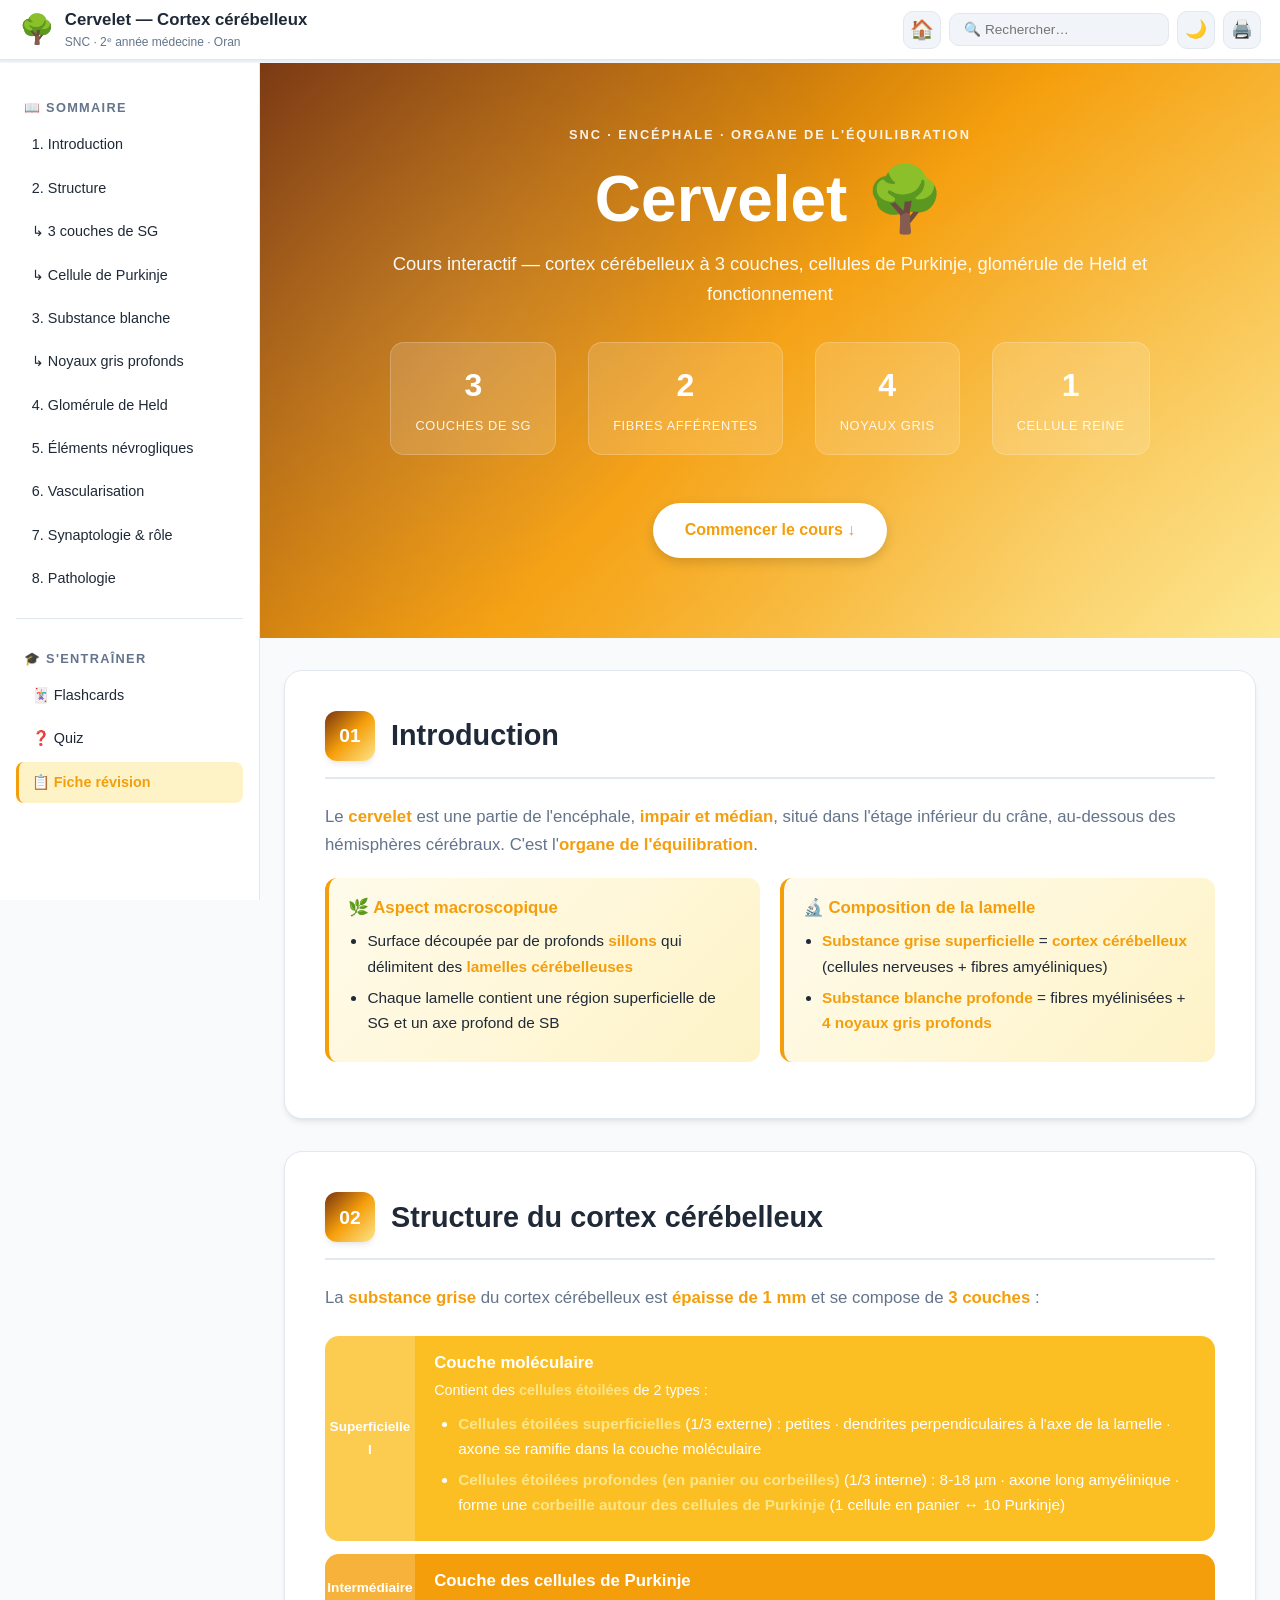
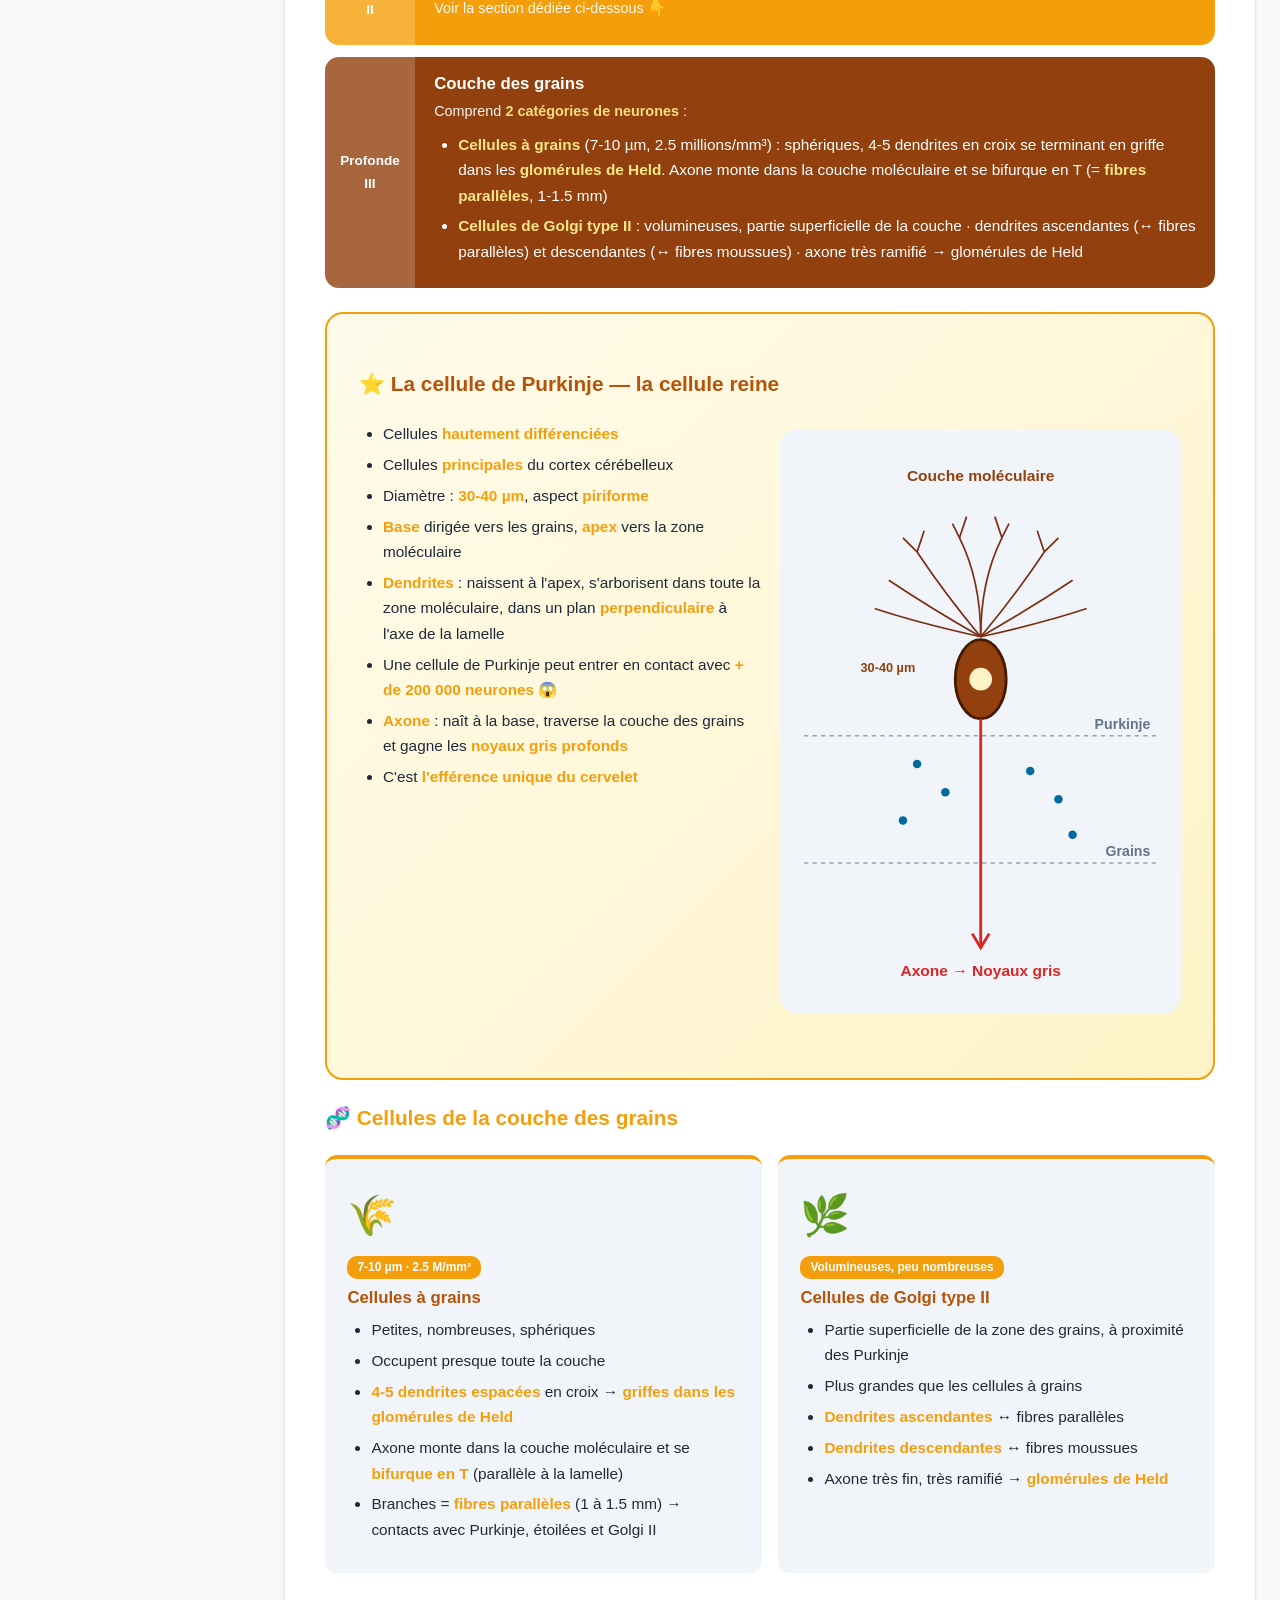
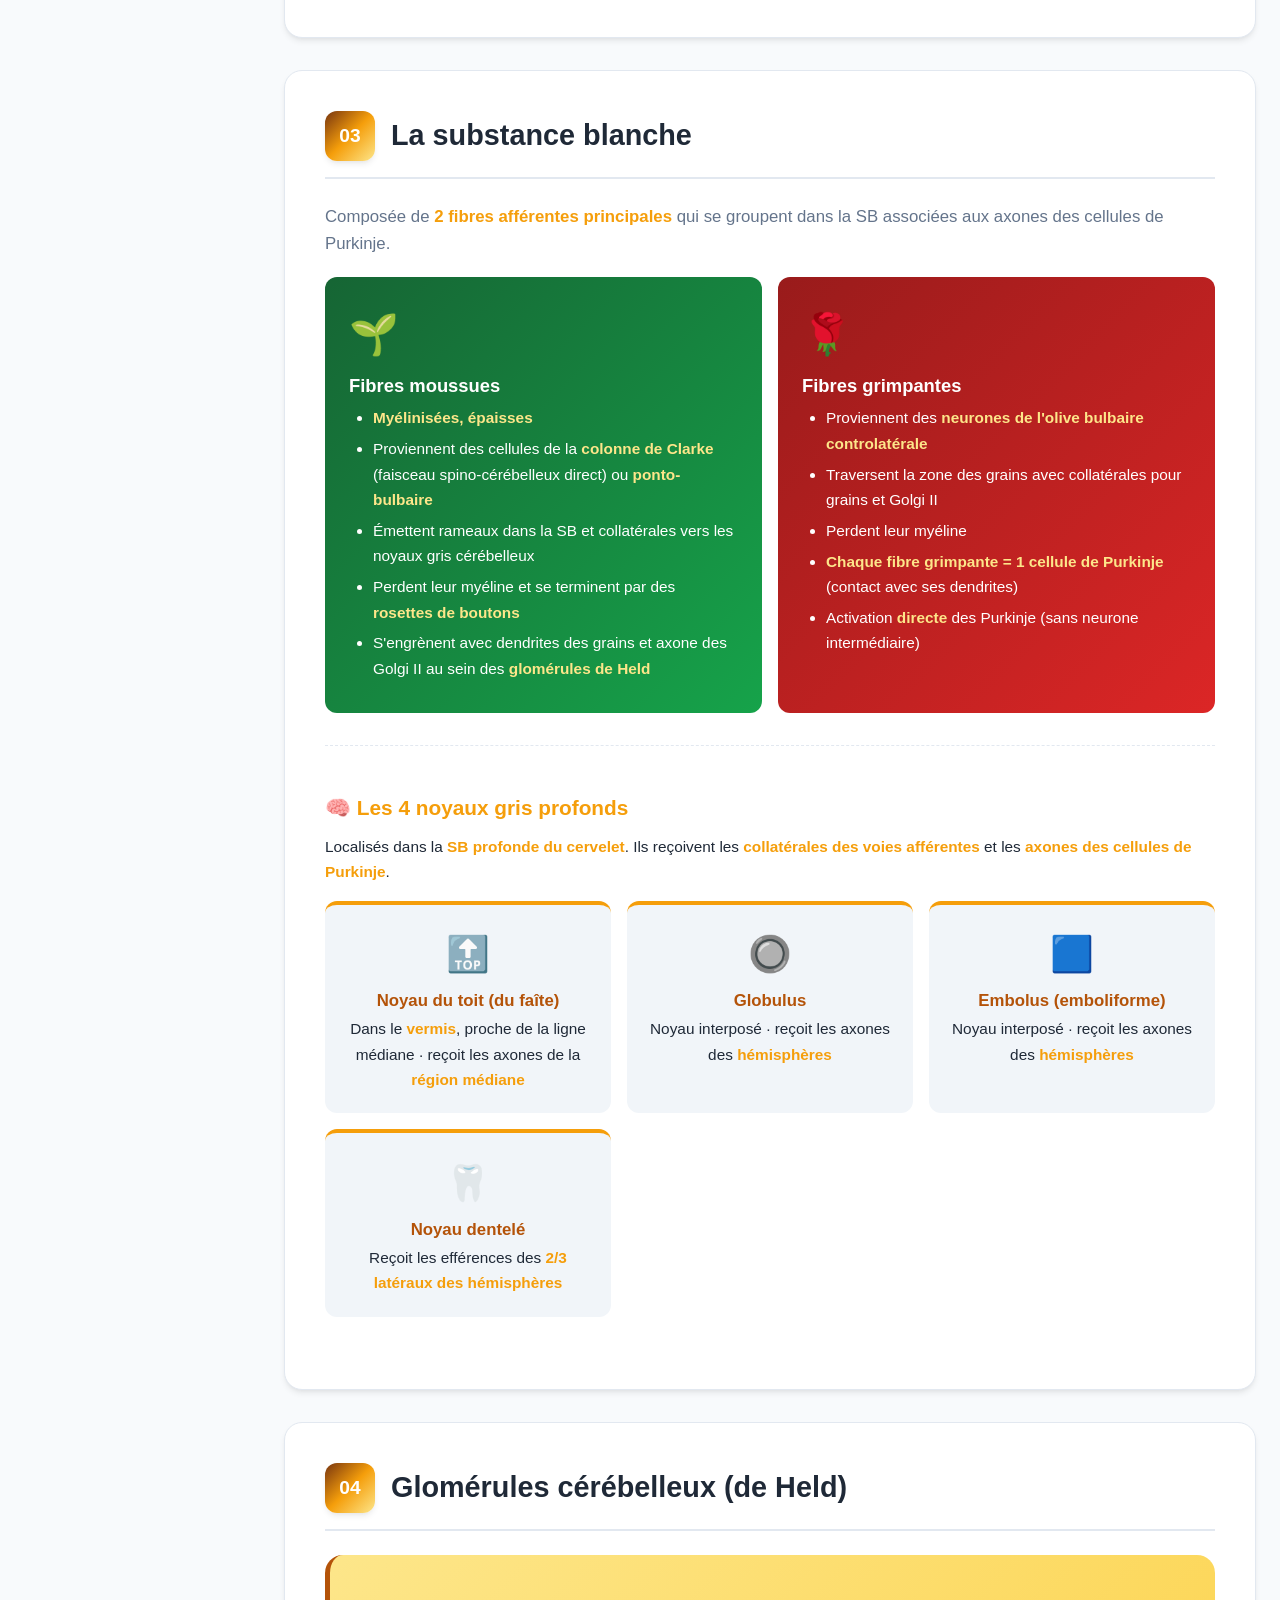
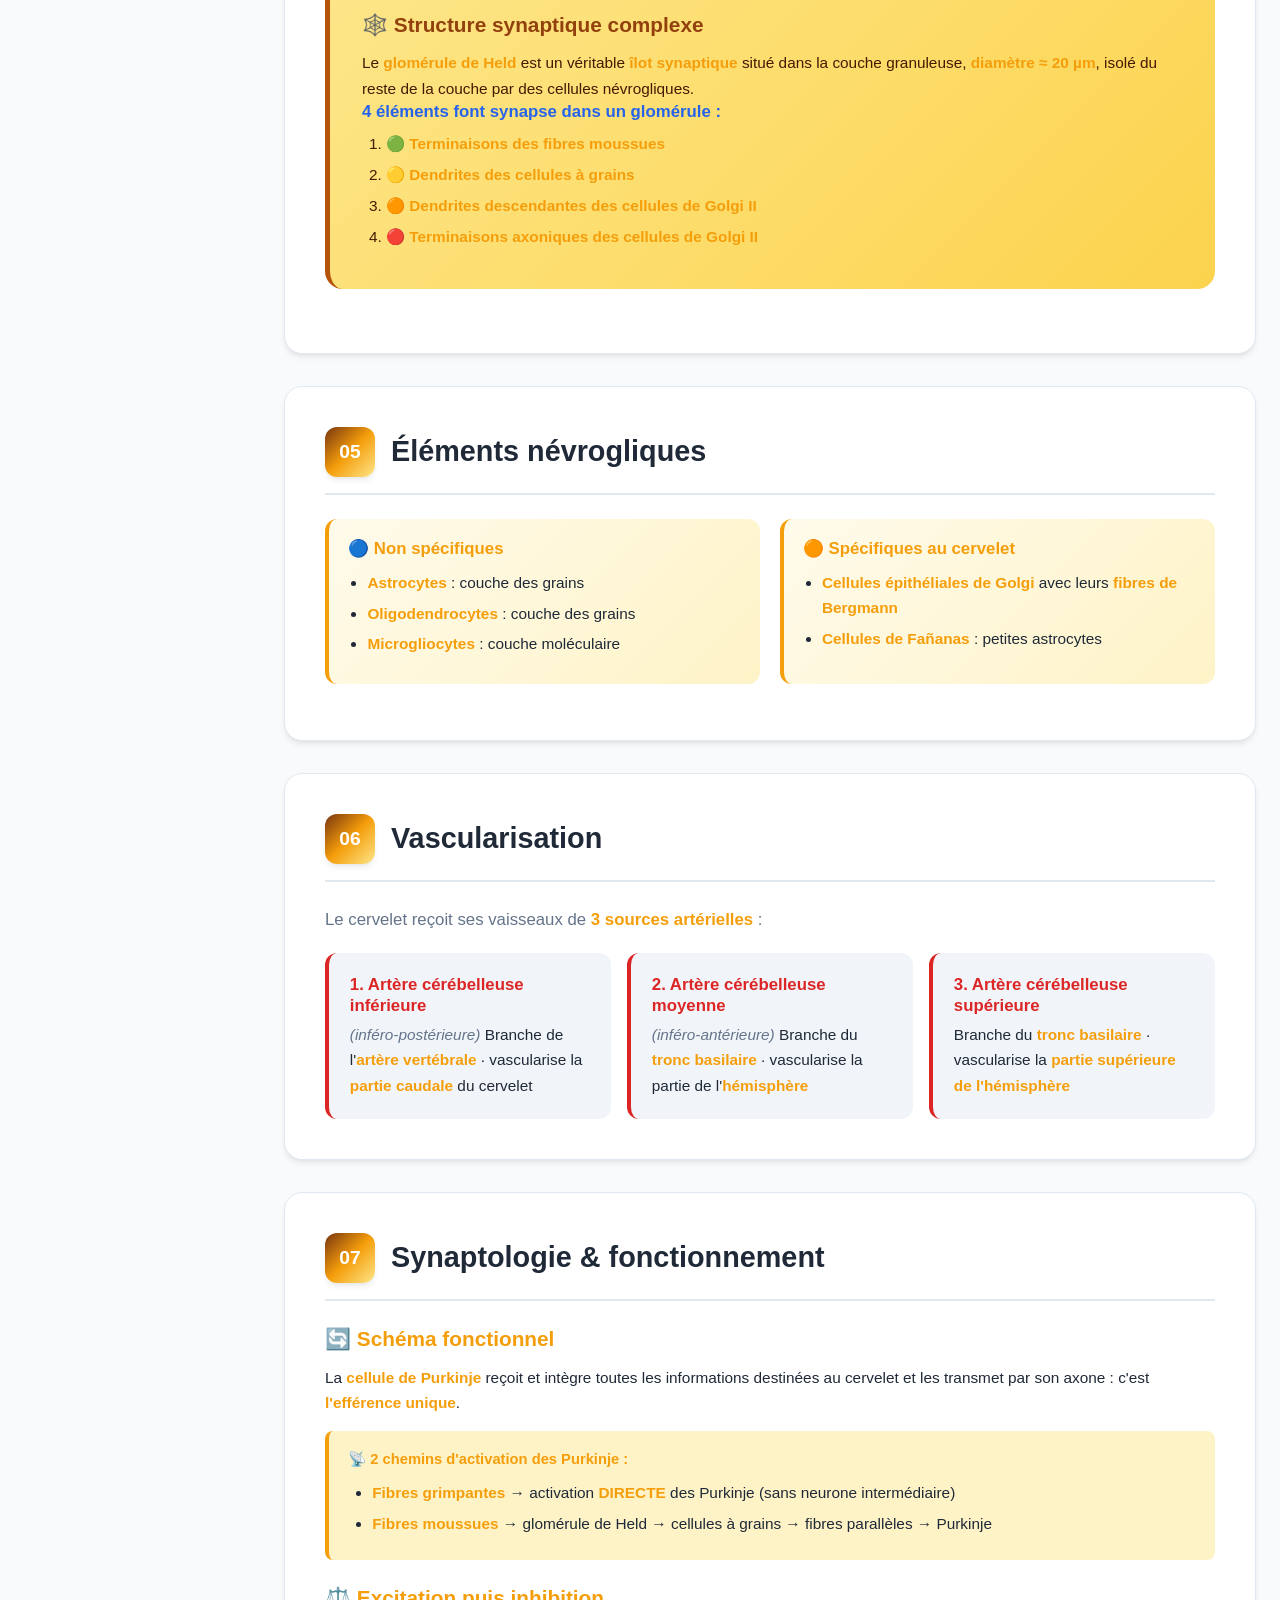
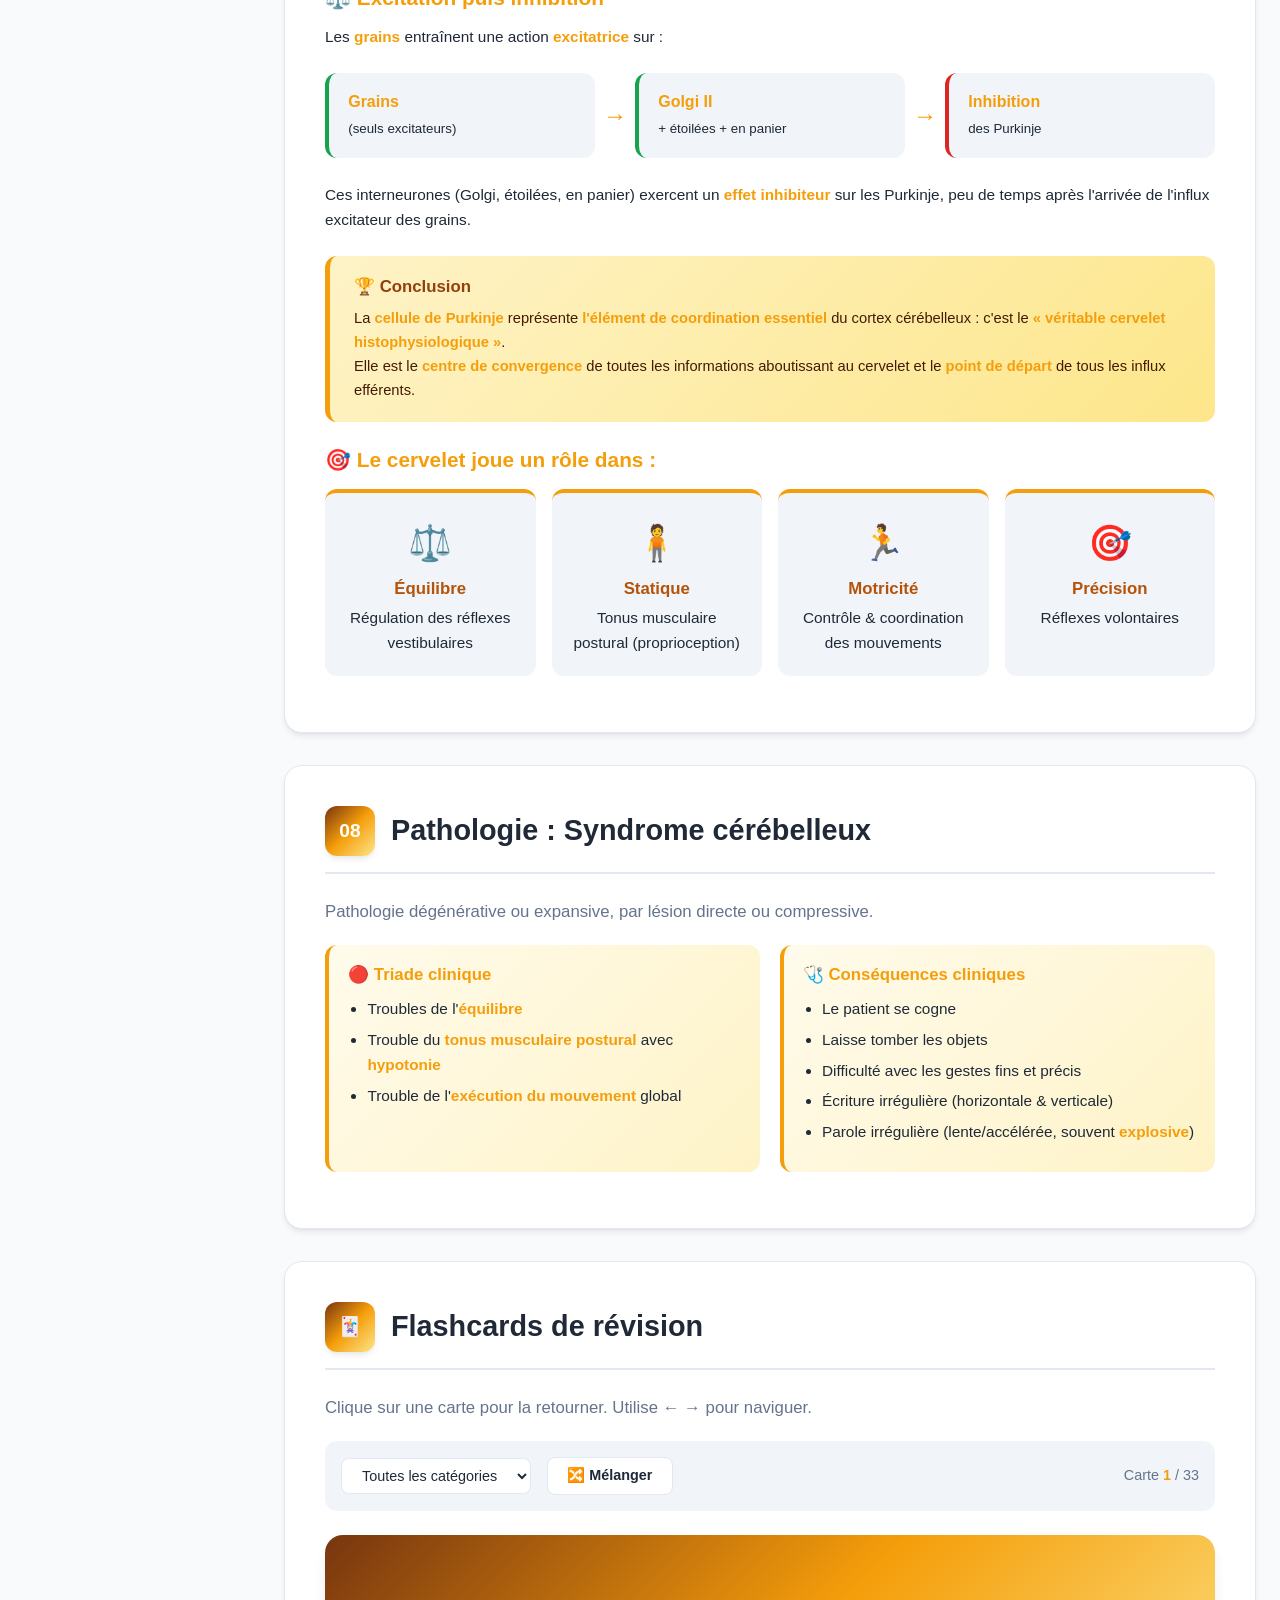
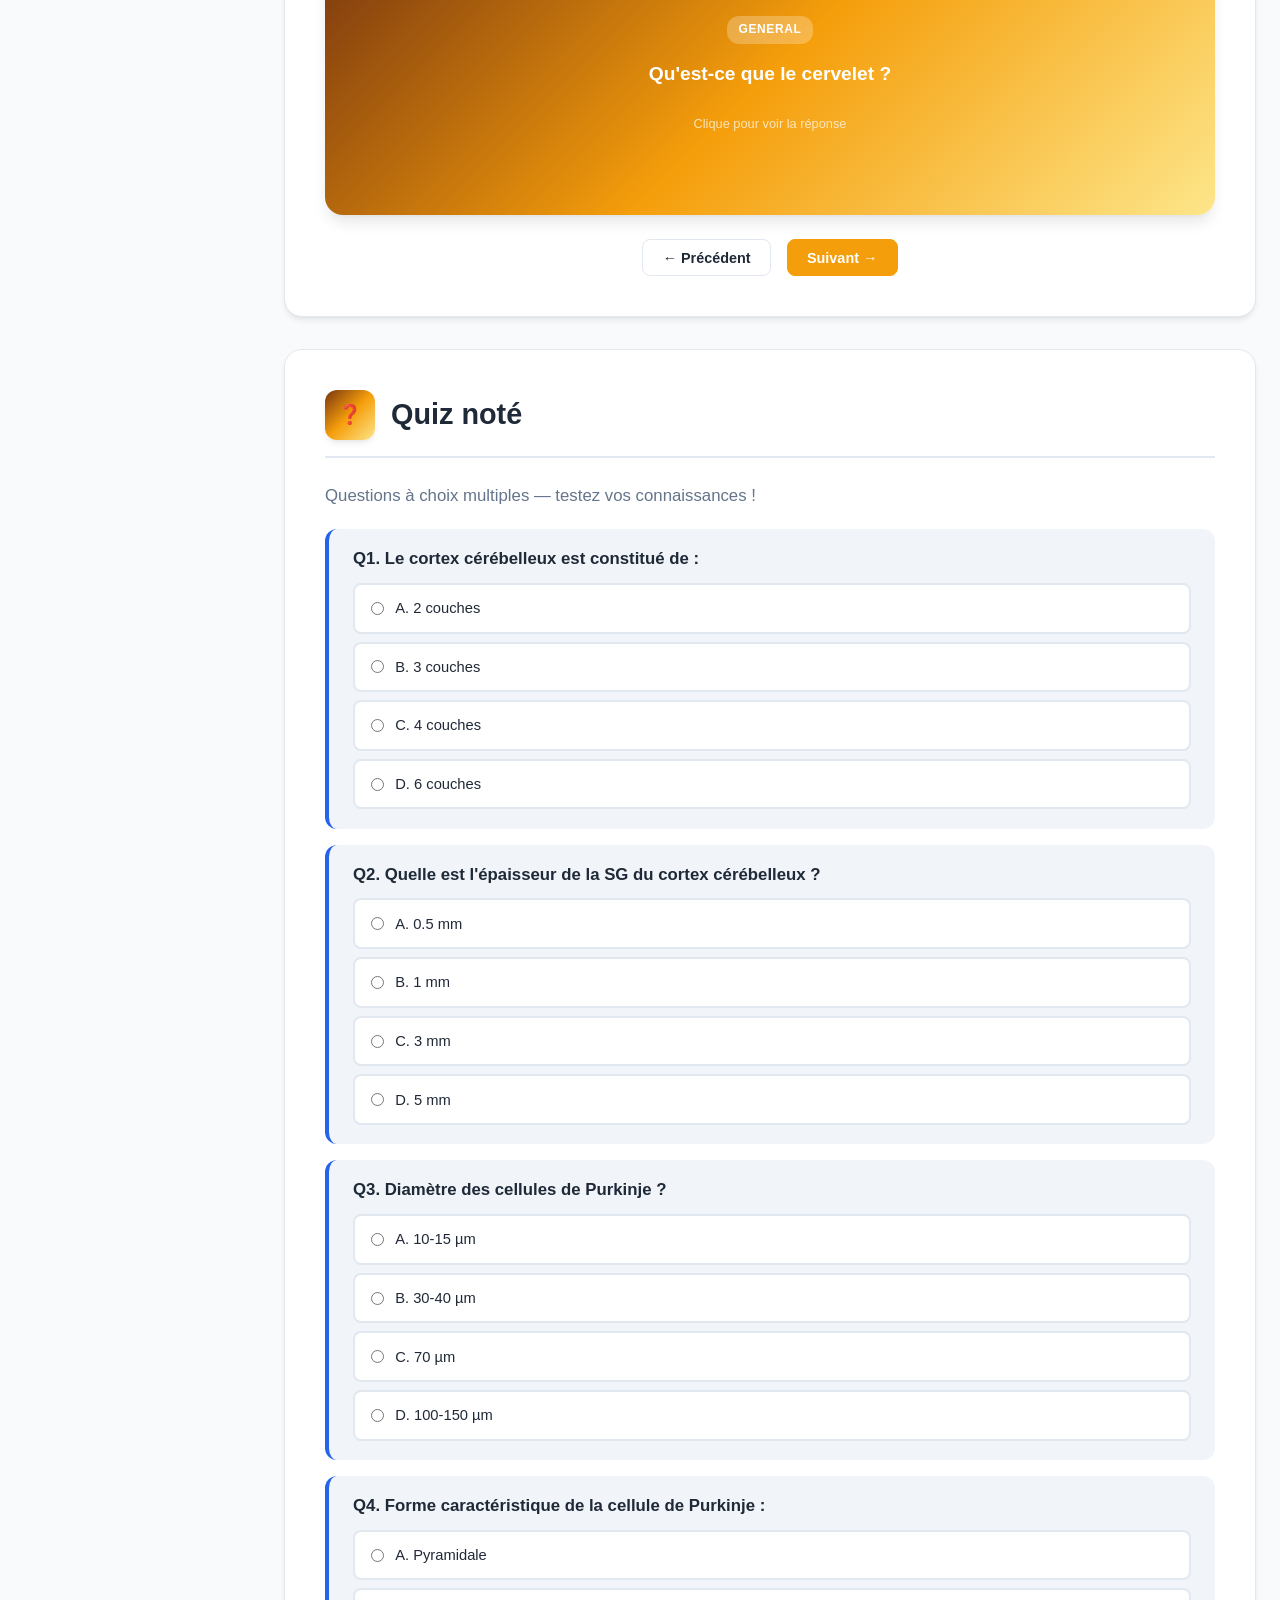
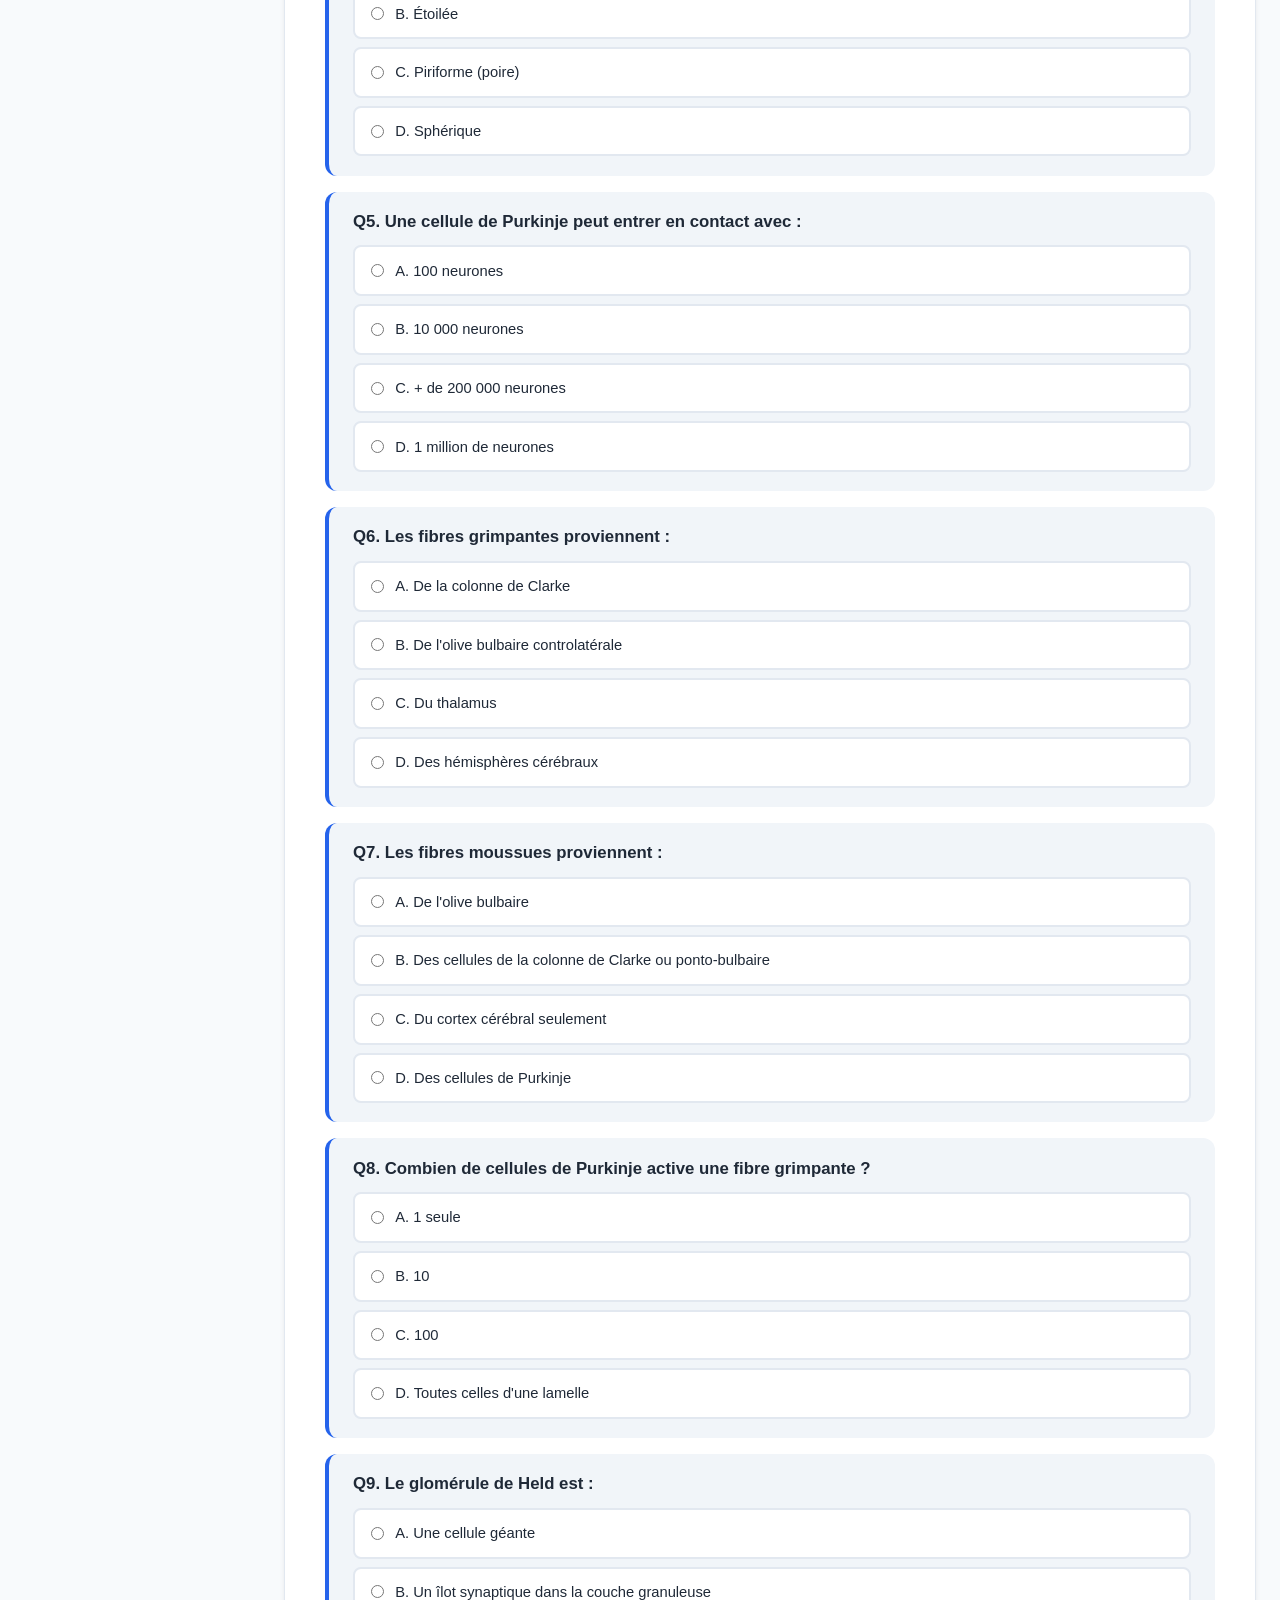
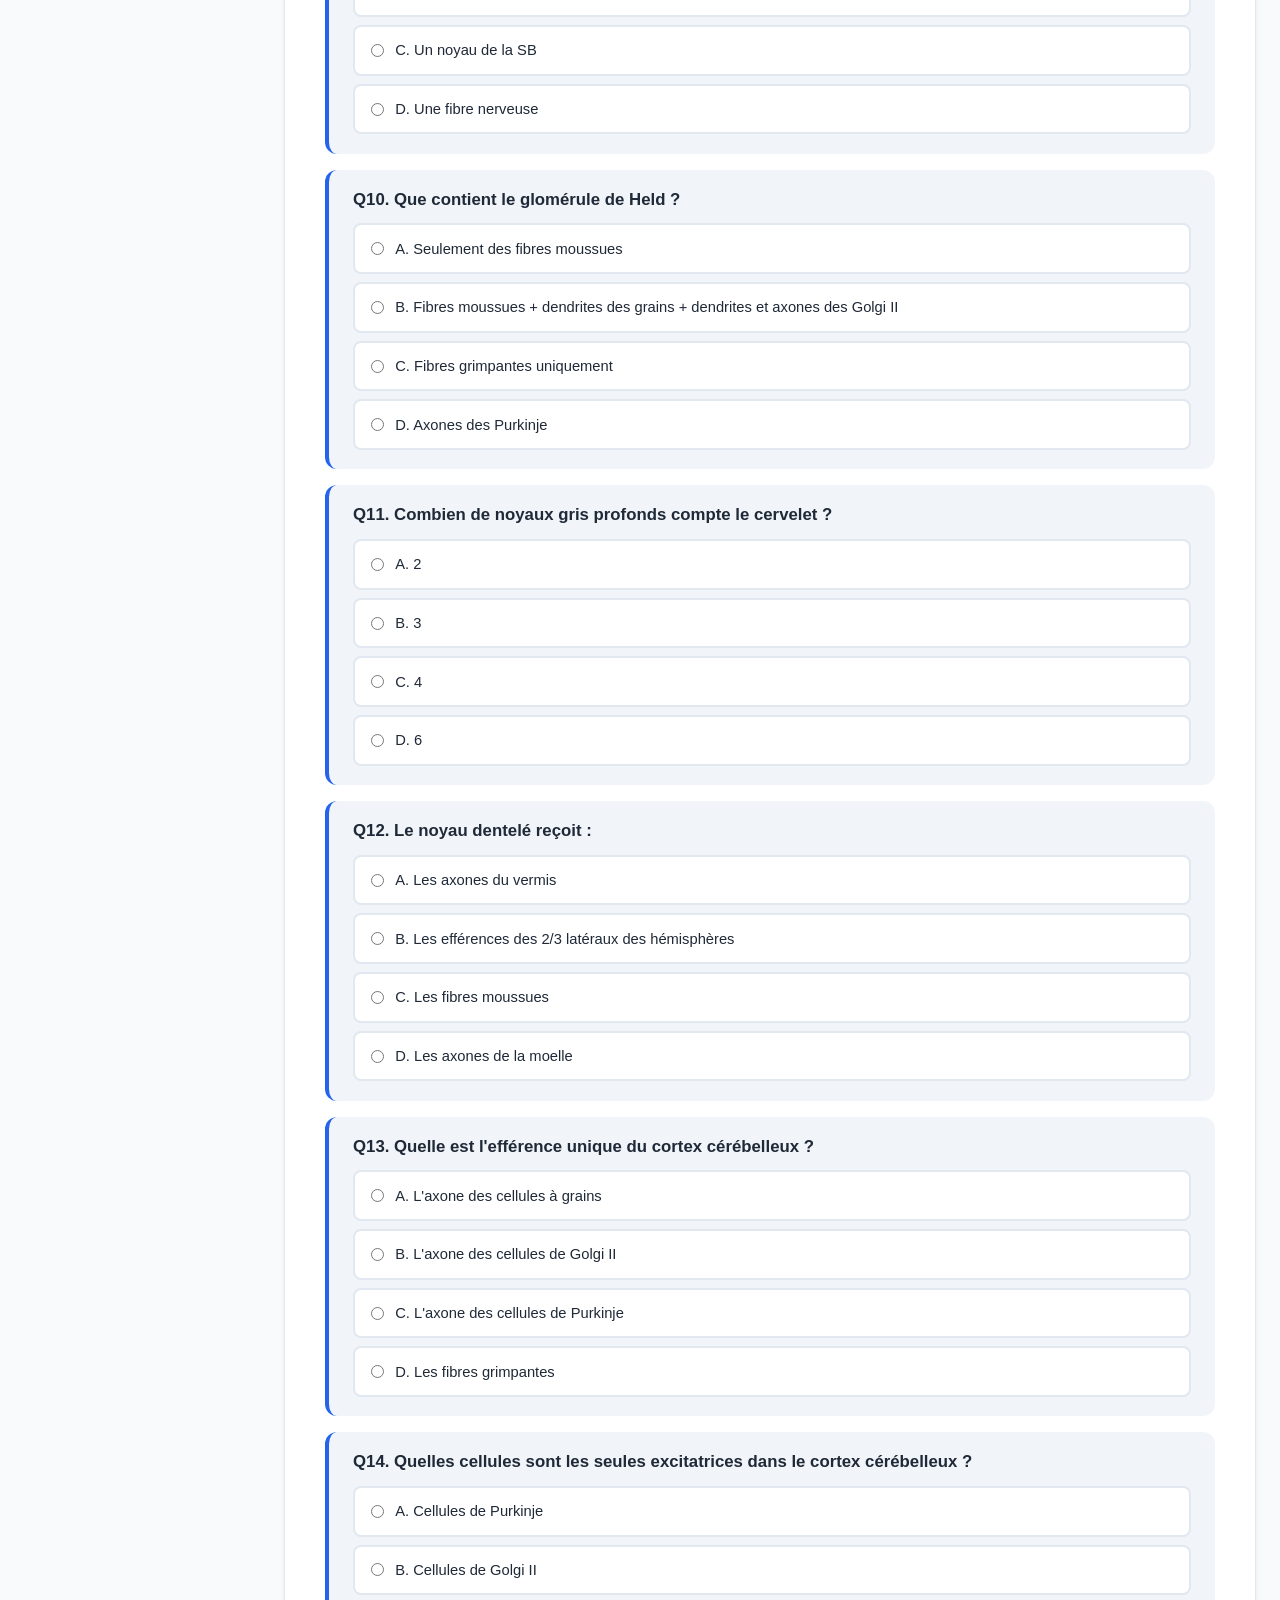
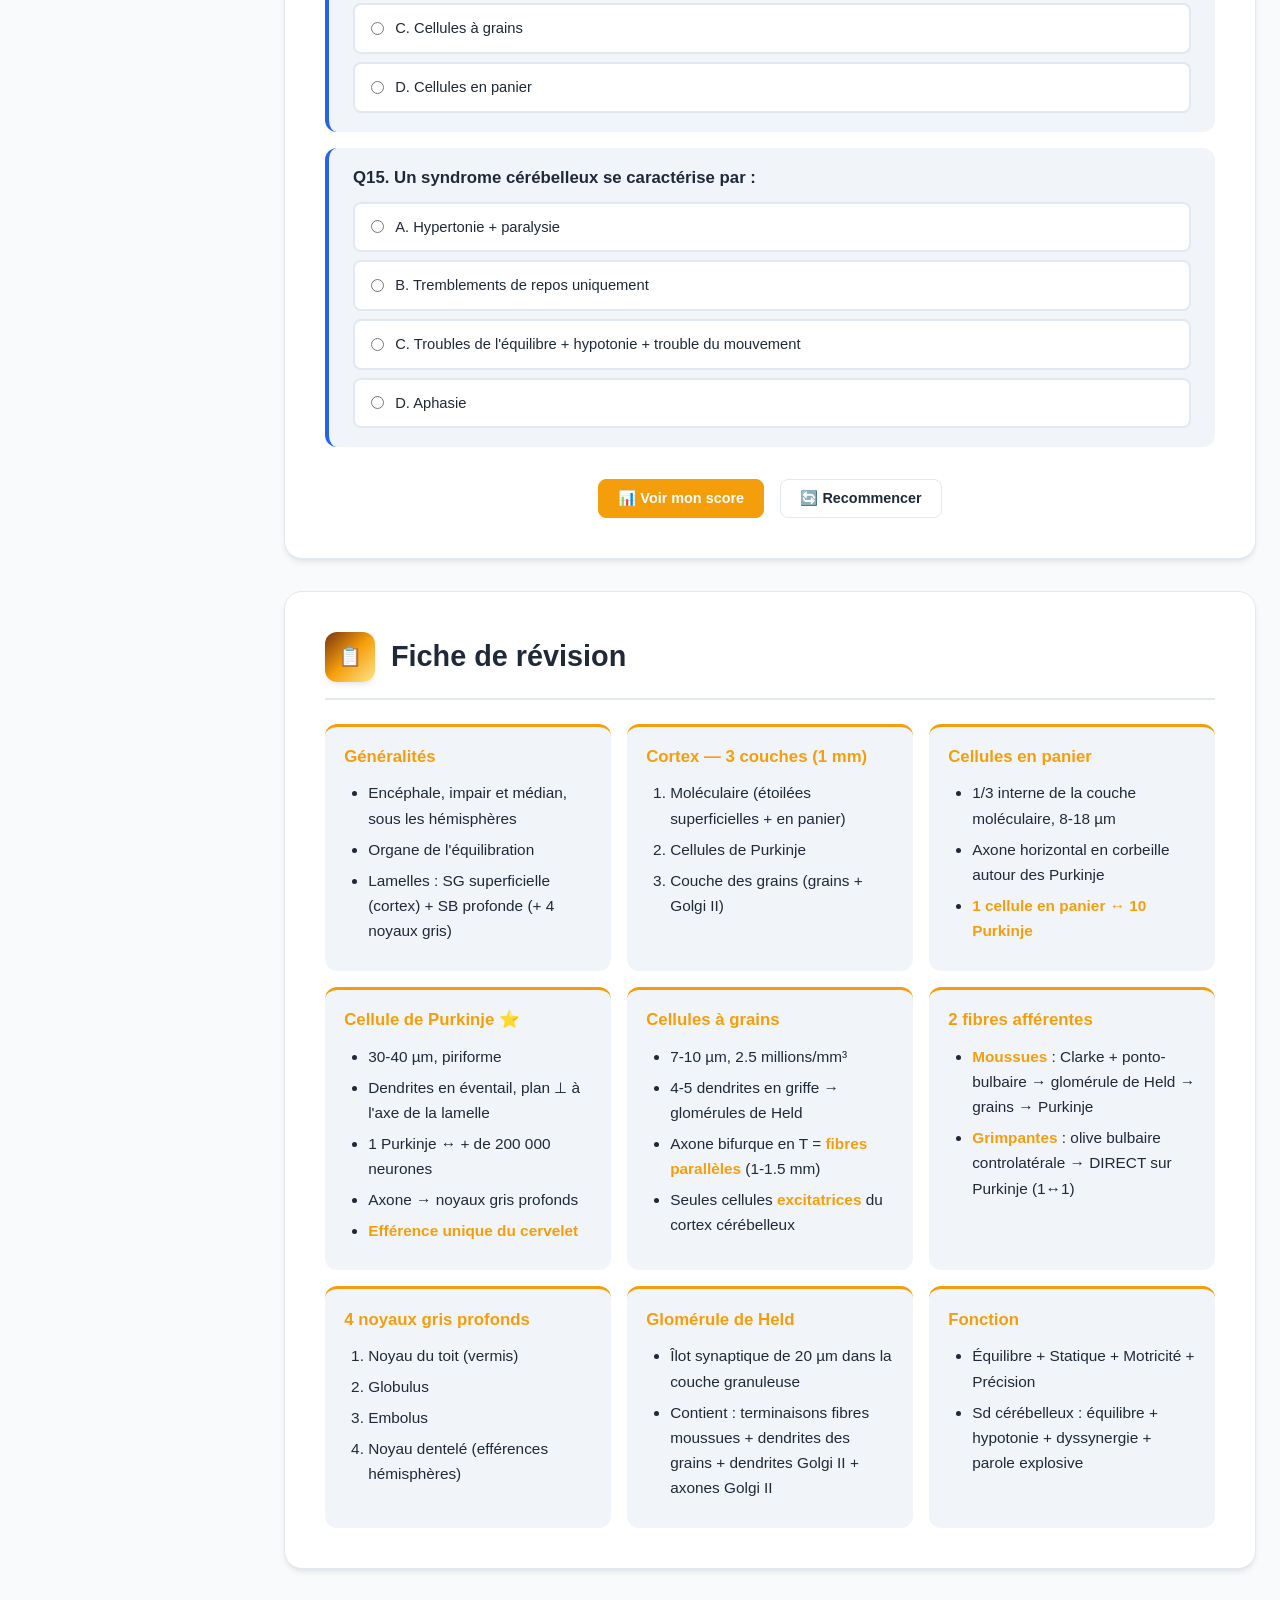
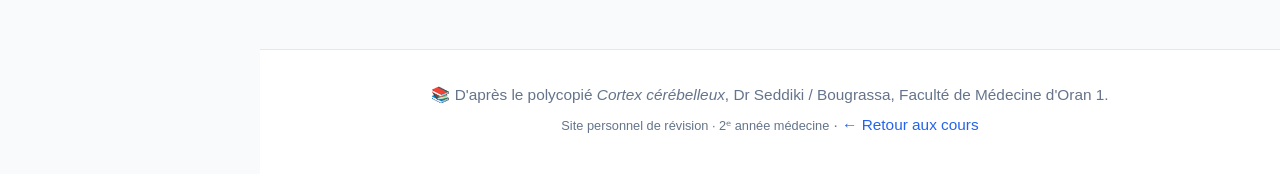
<file: cervelet/index.html>
<!DOCTYPE html>
<html lang="fr">
<head>
<meta charset="UTF-8" />
<meta name="viewport" content="width=device-width, initial-scale=1.0" />
<!-- Security headers (via meta — GitHub Pages can't set HTTP headers) -->
<meta http-equiv="Content-Security-Policy" content="default-src 'self'; script-src 'self'; style-src 'self' 'unsafe-inline' https://fonts.googleapis.com; font-src 'self' https://fonts.gstatic.com; img-src 'self' data:; connect-src 'self'; frame-ancestors 'none'; form-action 'self'; base-uri 'self'; object-src 'none'; upgrade-insecure-requests">
<meta http-equiv="X-Content-Type-Options" content="nosniff">
<meta name="referrer" content="strict-origin-when-cross-origin">
<meta name="robots" content="index, follow">
<meta http-equiv="Permissions-Policy" content="geolocation=(), microphone=(), camera=(), payment=(), usb=(), magnetometer=(), gyroscope=(), accelerometer=()">
<title>Cervelet — Cours interactif</title>
<link rel="stylesheet" href="../shared.css" />
<link rel="stylesheet" href="cervelet.css" />
<link rel="preconnect" href="https://fonts.googleapis.com">
<link rel="preconnect" href="https://fonts.gstatic.com" crossorigin>
<link href="https://fonts.googleapis.com/css2?family=Inter:wght@400;500;600;700;800&family=Poppins:wght@600;700;800&display=swap" rel="stylesheet">
</head>
<body data-course="cervelet">

<header class="topbar">
  <button id="menuToggle" class="icon-btn" aria-label="Menu">☰</button>
  <a href="../index.html" class="brand brand-link">
    <span class="brand-logo">🌳</span>
    <div>
      <strong>Cervelet — Cortex cérébelleux</strong>
      <small>SNC · 2ᵉ année médecine · Oran</small>
    </div>
  </a>
  <div class="topbar-actions">
    <a href="../index.html" class="icon-btn home-btn" title="Retour aux cours">🏠</a>
    <input type="search" id="searchInput" placeholder="🔍 Rechercher…" />
    <button id="themeToggle" class="icon-btn" aria-label="Thème">🌙</button>
    <button id="printBtn" class="icon-btn" aria-label="Imprimer">🖨️</button>
  </div>
</header>

<div class="progress-container"><div id="progressBar" class="progress-bar"></div></div>

<aside id="sidebar" class="sidebar">
  <nav>
    <h4>📖 Sommaire</h4>
    <a href="#intro">1. Introduction</a>
    <a href="#structure">2. Structure</a>
    <a href="#sg">↳ 3 couches de SG</a>
    <a href="#purkinje">↳ Cellule de Purkinje</a>
    <a href="#sb">3. Substance blanche</a>
    <a href="#noyaux">↳ Noyaux gris profonds</a>
    <a href="#glomerule">4. Glomérule de Held</a>
    <a href="#nevroglie">5. Éléments névrogliques</a>
    <a href="#vasc">6. Vascularisation</a>
    <a href="#fonction">7. Synaptologie &amp; rôle</a>
    <a href="#patho">8. Pathologie</a>
    <hr/>
    <h4>🎓 S'entraîner</h4>
    <a href="#flashcards">🃏 Flashcards</a>
    <a href="#quiz">❓ Quiz</a>
    <a href="#fiche">📋 Fiche révision</a>
  </nav>
</aside>

<section class="hero">
  <div class="hero-bg"></div>
  <div class="hero-inner">
    <p class="kicker">SNC · Encéphale · Organe de l'équilibration</p>
    <h1>Cervelet <span class="eye-emoji">🌳</span></h1>
    <p class="subtitle">Cours interactif — cortex cérébelleux à 3 couches, cellules de Purkinje, glomérule de Held et fonctionnement</p>
    <div class="hero-stats">
      <div><strong>3</strong><span>couches de SG</span></div>
      <div><strong>2</strong><span>fibres afférentes</span></div>
      <div><strong>4</strong><span>noyaux gris</span></div>
      <div><strong>1</strong><span>cellule reine</span></div>
    </div>
    <a href="#intro" class="cta">Commencer le cours ↓</a>
  </div>
</section>

<main>

<!-- INTRO -->
<section id="intro" class="card" data-section>
  <div class="section-header">
    <span class="section-num">01</span>
    <h2>Introduction</h2>
  </div>

  <p class="lead">Le <strong>cervelet</strong> est une partie de l'encéphale, <strong>impair et médian</strong>, situé dans l'étage inférieur du crâne, au-dessous des hémisphères cérébraux. C'est l'<strong>organe de l'équilibration</strong>.</p>

  <div class="grid-2">
    <div class="key-points">
      <h4>🌿 Aspect macroscopique</h4>
      <ul>
        <li>Surface découpée par de profonds <strong>sillons</strong> qui délimitent des <strong>lamelles cérébelleuses</strong></li>
        <li>Chaque lamelle contient une région superficielle de SG et un axe profond de SB</li>
      </ul>
    </div>
    <div class="key-points">
      <h4>🔬 Composition de la lamelle</h4>
      <ul>
        <li><strong>Substance grise superficielle</strong> = <strong>cortex cérébelleux</strong> (cellules nerveuses + fibres amyéliniques)</li>
        <li><strong>Substance blanche profonde</strong> = fibres myélinisées + <strong>4 noyaux gris profonds</strong></li>
      </ul>
    </div>
  </div>
</section>

<!-- STRUCTURE -->
<section id="structure" class="card" data-section>
  <div class="section-header">
    <span class="section-num">02</span>
    <h2>Structure du cortex cérébelleux</h2>
  </div>

  <p class="lead">La <strong>substance grise</strong> du cortex cérébelleux est <strong>épaisse de 1 mm</strong> et se compose de <strong>3 couches</strong> :</p>

  <div id="sg" class="couches-grid">
    <div class="couche-row" style="--c:#fbbf24">
      <div class="layer-num">Superficielle<br/>I</div>
      <div class="layer-body">
        <h4>Couche moléculaire</h4>
        <p>Contient des <strong>cellules étoilées</strong> de 2 types :</p>
        <ul>
          <li><strong>Cellules étoilées superficielles</strong> (1/3 externe) : petites · dendrites perpendiculaires à l'axe de la lamelle · axone se ramifie dans la couche moléculaire</li>
          <li><strong>Cellules étoilées profondes (en panier ou corbeilles)</strong> (1/3 interne) : 8-18 µm · axone long amyélinique · forme une <strong>corbeille autour des cellules de Purkinje</strong> (1 cellule en panier ↔ 10 Purkinje)</li>
        </ul>
      </div>
    </div>

    <div class="couche-row" style="--c:#f59e0b">
      <div class="layer-num">Intermédiaire<br/>II</div>
      <div class="layer-body">
        <h4>Couche des cellules de Purkinje</h4>
        <p>Voir la section dédiée ci-dessous 👇</p>
      </div>
    </div>

    <div class="couche-row" style="--c:#92400e">
      <div class="layer-num">Profonde<br/>III</div>
      <div class="layer-body">
        <h4>Couche des grains</h4>
        <p>Comprend <strong>2 catégories de neurones</strong> :</p>
        <ul>
          <li><strong>Cellules à grains</strong> (7-10 µm, 2.5 millions/mm³) : sphériques, 4-5 dendrites en croix se terminant en griffe dans les <strong>glomérules de Held</strong>. Axone monte dans la couche moléculaire et se bifurque en T (= <strong>fibres parallèles</strong>, 1-1.5 mm)</li>
          <li><strong>Cellules de Golgi type II</strong> : volumineuses, partie superficielle de la couche · dendrites ascendantes (↔ fibres parallèles) et descendantes (↔ fibres moussues) · axone très ramifié → glomérules de Held</li>
        </ul>
      </div>
    </div>
  </div>

  <!-- PURKINJE -->
  <div id="purkinje" class="purkinje-card">
    <h3>⭐ La cellule de Purkinje — la cellule reine</h3>

    <div class="grid-2">
      <div>
        <ul>
          <li>Cellules <strong>hautement différenciées</strong></li>
          <li>Cellules <strong>principales</strong> du cortex cérébelleux</li>
          <li>Diamètre : <strong>30-40 µm</strong>, aspect <strong>piriforme</strong></li>
          <li><strong>Base</strong> dirigée vers les grains, <strong>apex</strong> vers la zone moléculaire</li>
          <li><strong>Dendrites</strong> : naissent à l'apex, s'arborisent dans toute la zone moléculaire, dans un plan <strong>perpendiculaire</strong> à l'axe de la lamelle</li>
          <li>Une cellule de Purkinje peut entrer en contact avec <strong>+ de 200 000 neurones</strong> 😱</li>
          <li><strong>Axone</strong> : naît à la base, traverse la couche des grains et gagne les <strong>noyaux gris profonds</strong></li>
          <li>C'est <strong>l'efférence unique du cervelet</strong></li>
        </ul>
      </div>

      <div class="schema-wrap">
        <svg viewBox="0 0 250 380" xmlns="http://www.w3.org/2000/svg">
          <!-- Dendritic arborization (perpendicular to lamella, fan-shaped) -->
          <g stroke="#7c2d12" stroke-width="1.2" fill="none">
            <path d="M 125 130 Q 125 90 110 60"/>
            <path d="M 125 130 Q 125 90 140 60"/>
            <path d="M 125 130 Q 100 100 80 70"/>
            <path d="M 125 130 Q 150 100 170 70"/>
            <path d="M 125 130 Q 90 110 60 90"/>
            <path d="M 125 130 Q 160 110 190 90"/>
            <path d="M 125 130 Q 80 120 50 110"/>
            <path d="M 125 130 Q 170 120 200 110"/>
            <!-- Sub branches -->
            <path d="M 110 60 L 105 50 M 110 60 L 115 45"/>
            <path d="M 140 60 L 135 45 M 140 60 L 145 50"/>
            <path d="M 80 70 L 70 60 M 80 70 L 85 55"/>
            <path d="M 170 70 L 180 60 M 170 70 L 165 55"/>
          </g>

          <!-- Cell body (piriform, pear-shaped) -->
          <ellipse cx="125" cy="160" rx="18" ry="28" fill="#92400e" stroke="#451a03" stroke-width="2"/>
          <circle cx="125" cy="160" r="8" fill="#fef3c7"/>

          <!-- Axon (descending) -->
          <line x1="125" y1="188" x2="125" y2="350" stroke="#dc2626" stroke-width="2"/>
          <path d="M 119 340 L 125 350 L 131 340" fill="none" stroke="#dc2626" stroke-width="2"/>

          <!-- Granular cells (couche des grains) -->
          <g fill="#0369a1">
            <circle cx="80" cy="220" r="3"/>
            <circle cx="100" cy="240" r="3"/>
            <circle cx="160" cy="225" r="3"/>
            <circle cx="180" cy="245" r="3"/>
            <circle cx="70" cy="260" r="3"/>
            <circle cx="190" cy="270" r="3"/>
          </g>

          <!-- Layer separators (subtle) -->
          <line x1="0" y1="200" x2="250" y2="200" stroke="#94a3b8" stroke-width="1" stroke-dasharray="3,3"/>
          <line x1="0" y1="290" x2="250" y2="290" stroke="#94a3b8" stroke-width="1" stroke-dasharray="3,3"/>

          <!-- Labels -->
          <text x="125" y="20" text-anchor="middle" font-size="11" font-weight="700" fill="#92400e">Couche moléculaire</text>
          <text x="245" y="195" text-anchor="end" font-size="10" font-weight="600" fill="#64748b">Purkinje</text>
          <text x="245" y="285" text-anchor="end" font-size="10" font-weight="600" fill="#64748b">Grains</text>
          <text x="125" y="370" text-anchor="middle" font-size="11" font-weight="700" fill="#dc2626">Axone → Noyaux gris</text>
          <text x="40" y="155" font-size="9" font-weight="700" fill="#92400e">30-40 µm</text>
        </svg>
      </div>
    </div>
  </div>

  <h3>🧬 Cellules de la couche des grains</h3>
  <div class="cell-grid-cere">
    <div class="cell-cere">
      <div class="cell-cere-icon">🌾</div>
      <span class="size-tag">7-10 µm · 2.5 M/mm³</span>
      <h4>Cellules à grains</h4>
      <ul>
        <li>Petites, nombreuses, sphériques</li>
        <li>Occupent presque toute la couche</li>
        <li><strong>4-5 dendrites espacées</strong> en croix → <strong>griffes dans les glomérules de Held</strong></li>
        <li>Axone monte dans la couche moléculaire et se <strong>bifurque en T</strong> (parallèle à la lamelle)</li>
        <li>Branches = <strong>fibres parallèles</strong> (1 à 1.5 mm) → contacts avec Purkinje, étoilées et Golgi II</li>
      </ul>
    </div>

    <div class="cell-cere">
      <div class="cell-cere-icon">🌿</div>
      <span class="size-tag">Volumineuses, peu nombreuses</span>
      <h4>Cellules de Golgi type II</h4>
      <ul>
        <li>Partie superficielle de la zone des grains, à proximité des Purkinje</li>
        <li>Plus grandes que les cellules à grains</li>
        <li><strong>Dendrites ascendantes</strong> ↔ fibres parallèles</li>
        <li><strong>Dendrites descendantes</strong> ↔ fibres moussues</li>
        <li>Axone très fin, très ramifié → <strong>glomérules de Held</strong></li>
      </ul>
    </div>
  </div>
</section>

<!-- SUBSTANCE BLANCHE -->
<section id="sb" class="card" data-section>
  <div class="section-header">
    <span class="section-num">03</span>
    <h2>La substance blanche</h2>
  </div>

  <p class="lead">Composée de <strong>2 fibres afférentes principales</strong> qui se groupent dans la SB associées aux axones des cellules de Purkinje.</p>

  <div class="fibres-grid">
    <div class="fibre-card fibre-mousse">
      <div class="fibre-icon">🌱</div>
      <h4>Fibres moussues</h4>
      <ul>
        <li><strong>Myélinisées, épaisses</strong></li>
        <li>Proviennent des cellules de la <strong>colonne de Clarke</strong> (faisceau spino-cérébelleux direct) ou <strong>ponto-bulbaire</strong></li>
        <li>Émettent rameaux dans la SB et collatérales vers les noyaux gris cérébelleux</li>
        <li>Perdent leur myéline et se terminent par des <strong>rosettes de boutons</strong></li>
        <li>S'engrènent avec dendrites des grains et axone des Golgi II au sein des <strong>glomérules de Held</strong></li>
      </ul>
    </div>

    <div class="fibre-card fibre-grimpante">
      <div class="fibre-icon">🌹</div>
      <h4>Fibres grimpantes</h4>
      <ul>
        <li>Proviennent des <strong>neurones de l'olive bulbaire controlatérale</strong></li>
        <li>Traversent la zone des grains avec collatérales pour grains et Golgi II</li>
        <li>Perdent leur myéline</li>
        <li><strong>Chaque fibre grimpante = 1 cellule de Purkinje</strong> (contact avec ses dendrites)</li>
        <li>Activation <strong>directe</strong> des Purkinje (sans neurone intermédiaire)</li>
      </ul>
    </div>
  </div>

  <!-- NOYAUX GRIS -->
  <div id="noyaux" class="subsection">
    <h3>🧠 Les 4 noyaux gris profonds</h3>
    <p>Localisés dans la <strong>SB profonde du cervelet</strong>. Ils reçoivent les <strong>collatérales des voies afférentes</strong> et les <strong>axones des cellules de Purkinje</strong>.</p>

    <div class="noyaux-grid">
      <div class="noyau-card">
        <div class="noyau-icon">🔝</div>
        <h4>Noyau du toit (du faîte)</h4>
        <p>Dans le <strong>vermis</strong>, proche de la ligne médiane · reçoit les axones de la <strong>région médiane</strong></p>
      </div>
      <div class="noyau-card">
        <div class="noyau-icon">🔘</div>
        <h4>Globulus</h4>
        <p>Noyau interposé · reçoit les axones des <strong>hémisphères</strong></p>
      </div>
      <div class="noyau-card">
        <div class="noyau-icon">🟦</div>
        <h4>Embolus (emboliforme)</h4>
        <p>Noyau interposé · reçoit les axones des <strong>hémisphères</strong></p>
      </div>
      <div class="noyau-card">
        <div class="noyau-icon">🦷</div>
        <h4>Noyau dentelé</h4>
        <p>Reçoit les efférences des <strong>2/3 latéraux des hémisphères</strong></p>
      </div>
    </div>
  </div>
</section>

<!-- GLOMERULE -->
<section id="glomerule" class="card" data-section>
  <div class="section-header">
    <span class="section-num">04</span>
    <h2>Glomérules cérébelleux (de Held)</h2>
  </div>

  <div class="glomerule-card">
    <h3>🕸️ Structure synaptique complexe</h3>
    <p>Le <strong>glomérule de Held</strong> est un véritable <strong>îlot synaptique</strong> situé dans la couche granuleuse, <strong>diamètre ≈ 20 µm</strong>, isolé du reste de la couche par des cellules névrogliques.</p>

    <h4>4 éléments font synapse dans un glomérule :</h4>
    <ol>
      <li>🟢 <strong>Terminaisons des fibres moussues</strong></li>
      <li>🟡 <strong>Dendrites des cellules à grains</strong></li>
      <li>🟠 <strong>Dendrites descendantes des cellules de Golgi II</strong></li>
      <li>🔴 <strong>Terminaisons axoniques des cellules de Golgi II</strong></li>
    </ol>
  </div>
</section>

<!-- ELEMENTS NEVROGLIQUES -->
<section id="nevroglie" class="card" data-section>
  <div class="section-header">
    <span class="section-num">05</span>
    <h2>Éléments névrogliques</h2>
  </div>

  <div class="grid-2">
    <div class="key-points">
      <h4>🔵 Non spécifiques</h4>
      <ul>
        <li><strong>Astrocytes</strong> : couche des grains</li>
        <li><strong>Oligodendrocytes</strong> : couche des grains</li>
        <li><strong>Microgliocytes</strong> : couche moléculaire</li>
      </ul>
    </div>
    <div class="key-points">
      <h4>🟠 Spécifiques au cervelet</h4>
      <ul>
        <li><strong>Cellules épithéliales de Golgi</strong> avec leurs <strong>fibres de Bergmann</strong></li>
        <li><strong>Cellules de Fañanas</strong> : petites astrocytes</li>
      </ul>
    </div>
  </div>
</section>

<!-- VASCULARISATION -->
<section id="vasc" class="card" data-section>
  <div class="section-header">
    <span class="section-num">06</span>
    <h2>Vascularisation</h2>
  </div>

  <p class="lead">Le cervelet reçoit ses vaisseaux de <strong>3 sources artérielles</strong> :</p>

  <div class="vasc-grid">
    <div class="vasc-card">
      <h4>1. Artère cérébelleuse inférieure</h4>
      <p><em>(inféro-postérieure)</em> Branche de l'<strong>artère vertébrale</strong> · vascularise la <strong>partie caudale</strong> du cervelet</p>
    </div>
    <div class="vasc-card">
      <h4>2. Artère cérébelleuse moyenne</h4>
      <p><em>(inféro-antérieure)</em> Branche du <strong>tronc basilaire</strong> · vascularise la partie de l'<strong>hémisphère</strong></p>
    </div>
    <div class="vasc-card">
      <h4>3. Artère cérébelleuse supérieure</h4>
      <p>Branche du <strong>tronc basilaire</strong> · vascularise la <strong>partie supérieure de l'hémisphère</strong></p>
    </div>
  </div>
</section>

<!-- FONCTIONNEMENT -->
<section id="fonction" class="card" data-section>
  <div class="section-header">
    <span class="section-num">07</span>
    <h2>Synaptologie &amp; fonctionnement</h2>
  </div>

  <h3>🔄 Schéma fonctionnel</h3>
  <p>La <strong>cellule de Purkinje</strong> reçoit et intègre toutes les informations destinées au cervelet et les transmet par son axone : c'est <strong>l'efférence unique</strong>.</p>

  <div class="info-box accent-box">
    <strong>📡 2 chemins d'activation des Purkinje :</strong>
    <ul style="margin-top:.5rem">
      <li><strong>Fibres grimpantes</strong> → activation <strong>DIRECTE</strong> des Purkinje (sans neurone intermédiaire)</li>
      <li><strong>Fibres moussues</strong> → glomérule de Held → cellules à grains → fibres parallèles → Purkinje</li>
    </ul>
  </div>

  <h3>⚖️ Excitation puis inhibition</h3>
  <p>Les <strong>grains</strong> entraînent une action <strong>excitatrice</strong> sur :</p>
  <div class="flow-cere">
    <div class="flow-cere-step excite"><strong>Grains</strong><br/><small>(seuls excitateurs)</small></div>
    <div class="flow-arrow-cere">→</div>
    <div class="flow-cere-step excite"><strong>Golgi II</strong><br/><small>+ étoilées + en panier</small></div>
    <div class="flow-arrow-cere">→</div>
    <div class="flow-cere-step inhib"><strong>Inhibition</strong><br/><small>des Purkinje</small></div>
  </div>

  <p class="info-mini">Ces interneurones (Golgi, étoilées, en panier) exercent un <strong>effet inhibiteur</strong> sur les Purkinje, peu de temps après l'arrivée de l'influx excitateur des grains.</p>

  <div class="mnemo-box">
    <h4>🏆 Conclusion</h4>
    <p>La <strong>cellule de Purkinje</strong> représente <strong>l'élément de coordination essentiel</strong> du cortex cérébelleux : c'est le <strong>« véritable cervelet histophysiologique »</strong>.</p>
    <p>Elle est le <strong>centre de convergence</strong> de toutes les informations aboutissant au cervelet et le <strong>point de départ</strong> de tous les influx efférents.</p>
  </div>

  <h3>🎯 Le cervelet joue un rôle dans :</h3>
  <div class="cordons-grid" style="display:grid;grid-template-columns:repeat(auto-fit,minmax(180px,1fr));gap:1rem;margin:1rem 0">
    <div class="noyau-card">
      <div class="noyau-icon">⚖️</div>
      <h4>Équilibre</h4>
      <p>Régulation des réflexes vestibulaires</p>
    </div>
    <div class="noyau-card">
      <div class="noyau-icon">🧍</div>
      <h4>Statique</h4>
      <p>Tonus musculaire postural (proprioception)</p>
    </div>
    <div class="noyau-card">
      <div class="noyau-icon">🏃</div>
      <h4>Motricité</h4>
      <p>Contrôle &amp; coordination des mouvements</p>
    </div>
    <div class="noyau-card">
      <div class="noyau-icon">🎯</div>
      <h4>Précision</h4>
      <p>Réflexes volontaires</p>
    </div>
  </div>
</section>

<!-- PATHOLOGIE -->
<section id="patho" class="card" data-section>
  <div class="section-header">
    <span class="section-num">08</span>
    <h2>Pathologie : Syndrome cérébelleux</h2>
  </div>

  <p class="lead">Pathologie dégénérative ou expansive, par lésion directe ou compressive.</p>

  <div class="grid-2">
    <div class="key-points">
      <h4>🔴 Triade clinique</h4>
      <ul>
        <li>Troubles de l'<strong>équilibre</strong></li>
        <li>Trouble du <strong>tonus musculaire postural</strong> avec <strong>hypotonie</strong></li>
        <li>Trouble de l'<strong>exécution du mouvement</strong> global</li>
      </ul>
    </div>
    <div class="key-points">
      <h4>🩺 Conséquences cliniques</h4>
      <ul>
        <li>Le patient se cogne</li>
        <li>Laisse tomber les objets</li>
        <li>Difficulté avec les gestes fins et précis</li>
        <li>Écriture irrégulière (horizontale &amp; verticale)</li>
        <li>Parole irrégulière (lente/accélérée, souvent <strong>explosive</strong>)</li>
      </ul>
    </div>
  </div>
</section>

<!-- FLASHCARDS -->
<section id="flashcards" class="card" data-section>
  <div class="section-header">
    <span class="section-num">🃏</span>
    <h2>Flashcards de révision</h2>
  </div>
  <p class="lead">Clique sur une carte pour la retourner. Utilise ← → pour naviguer.</p>

  <div class="flashcards-controls">
    <select id="flashCategory">
      <option value="all">Toutes les catégories</option>
      <option value="general">Généralités</option>
      <option value="couches">3 couches du cortex</option>
      <option value="purkinje">Cellule de Purkinje</option>
      <option value="fibres">Fibres &amp; noyaux</option>
      <option value="fonction">Fonctionnement</option>
    </select>
    <button id="shuffleBtn" class="btn">🔀 Mélanger</button>
    <span class="flash-counter">Carte <strong id="flashCurrent">1</strong> / <span id="flashTotal">0</span></span>
  </div>

  <div class="flashcard-container">
    <div class="flashcard" id="flashcard">
      <div class="flashcard-inner">
        <div class="flashcard-front">
          <span class="flash-cat"></span>
          <p class="flash-question"></p>
          <small>Clique pour voir la réponse</small>
        </div>
        <div class="flashcard-back">
          <p class="flash-answer"></p>
        </div>
      </div>
    </div>
  </div>

  <div class="flashcards-nav">
    <button id="prevCard" class="btn">← Précédent</button>
    <button id="nextCard" class="btn primary">Suivant →</button>
  </div>
</section>

<!-- QUIZ -->
<section id="quiz" class="card" data-section>
  <div class="section-header">
    <span class="section-num">❓</span>
    <h2>Quiz noté</h2>
  </div>
  <p class="lead">Questions à choix multiples — testez vos connaissances !</p>

  <div id="quizContainer"></div>

  <div class="quiz-controls">
    <button id="submitQuiz" class="btn primary">📊 Voir mon score</button>
    <button id="resetQuiz" class="btn">🔄 Recommencer</button>
  </div>

  <div id="quizResult" class="quiz-result hidden"></div>
</section>

<!-- FICHE -->
<section id="fiche" class="card" data-section>
  <div class="section-header">
    <span class="section-num">📋</span>
    <h2>Fiche de révision</h2>
  </div>

  <div class="fiche">
    <div class="fiche-block">
      <h3>Généralités</h3>
      <ul>
        <li>Encéphale, impair et médian, sous les hémisphères</li>
        <li>Organe de l'équilibration</li>
        <li>Lamelles : SG superficielle (cortex) + SB profonde (+ 4 noyaux gris)</li>
      </ul>
    </div>

    <div class="fiche-block">
      <h3>Cortex — 3 couches (1 mm)</h3>
      <ol>
        <li>Moléculaire (étoilées superficielles + en panier)</li>
        <li>Cellules de Purkinje</li>
        <li>Couche des grains (grains + Golgi II)</li>
      </ol>
    </div>

    <div class="fiche-block">
      <h3>Cellules en panier</h3>
      <ul>
        <li>1/3 interne de la couche moléculaire, 8-18 µm</li>
        <li>Axone horizontal en corbeille autour des Purkinje</li>
        <li><strong>1 cellule en panier ↔ 10 Purkinje</strong></li>
      </ul>
    </div>

    <div class="fiche-block">
      <h3>Cellule de Purkinje ⭐</h3>
      <ul>
        <li>30-40 µm, piriforme</li>
        <li>Dendrites en éventail, plan ⊥ à l'axe de la lamelle</li>
        <li>1 Purkinje ↔ + de 200 000 neurones</li>
        <li>Axone → noyaux gris profonds</li>
        <li><strong>Efférence unique du cervelet</strong></li>
      </ul>
    </div>

    <div class="fiche-block">
      <h3>Cellules à grains</h3>
      <ul>
        <li>7-10 µm, 2.5 millions/mm³</li>
        <li>4-5 dendrites en griffe → glomérules de Held</li>
        <li>Axone bifurque en T = <strong>fibres parallèles</strong> (1-1.5 mm)</li>
        <li>Seules cellules <strong>excitatrices</strong> du cortex cérébelleux</li>
      </ul>
    </div>

    <div class="fiche-block">
      <h3>2 fibres afférentes</h3>
      <ul>
        <li><strong>Moussues</strong> : Clarke + ponto-bulbaire → glomérule de Held → grains → Purkinje</li>
        <li><strong>Grimpantes</strong> : olive bulbaire controlatérale → DIRECT sur Purkinje (1↔1)</li>
      </ul>
    </div>

    <div class="fiche-block">
      <h3>4 noyaux gris profonds</h3>
      <ol>
        <li>Noyau du toit (vermis)</li>
        <li>Globulus</li>
        <li>Embolus</li>
        <li>Noyau dentelé (efférences hémisphères)</li>
      </ol>
    </div>

    <div class="fiche-block">
      <h3>Glomérule de Held</h3>
      <ul>
        <li>Îlot synaptique de 20 µm dans la couche granuleuse</li>
        <li>Contient : terminaisons fibres moussues + dendrites des grains + dendrites Golgi II + axones Golgi II</li>
      </ul>
    </div>

    <div class="fiche-block">
      <h3>Fonction</h3>
      <ul>
        <li>Équilibre + Statique + Motricité + Précision</li>
        <li>Sd cérébelleux : équilibre + hypotonie + dyssynergie + parole explosive</li>
      </ul>
    </div>
  </div>
</section>

</main>

<button id="backToTop" class="back-to-top" aria-label="Retour en haut">↑</button>

<footer>
  <p>📚 D'après le polycopié <em>Cortex cérébelleux</em>, Dr Seddiki / Bougrassa, Faculté de Médecine d'Oran 1.</p>
  <p><small>Site personnel de révision · 2ᵉ année médecine</small> · <a href="../index.html">← Retour aux cours</a></p>
</footer>

<script src="cervelet.js"></script>
</body>
</html>
</file>
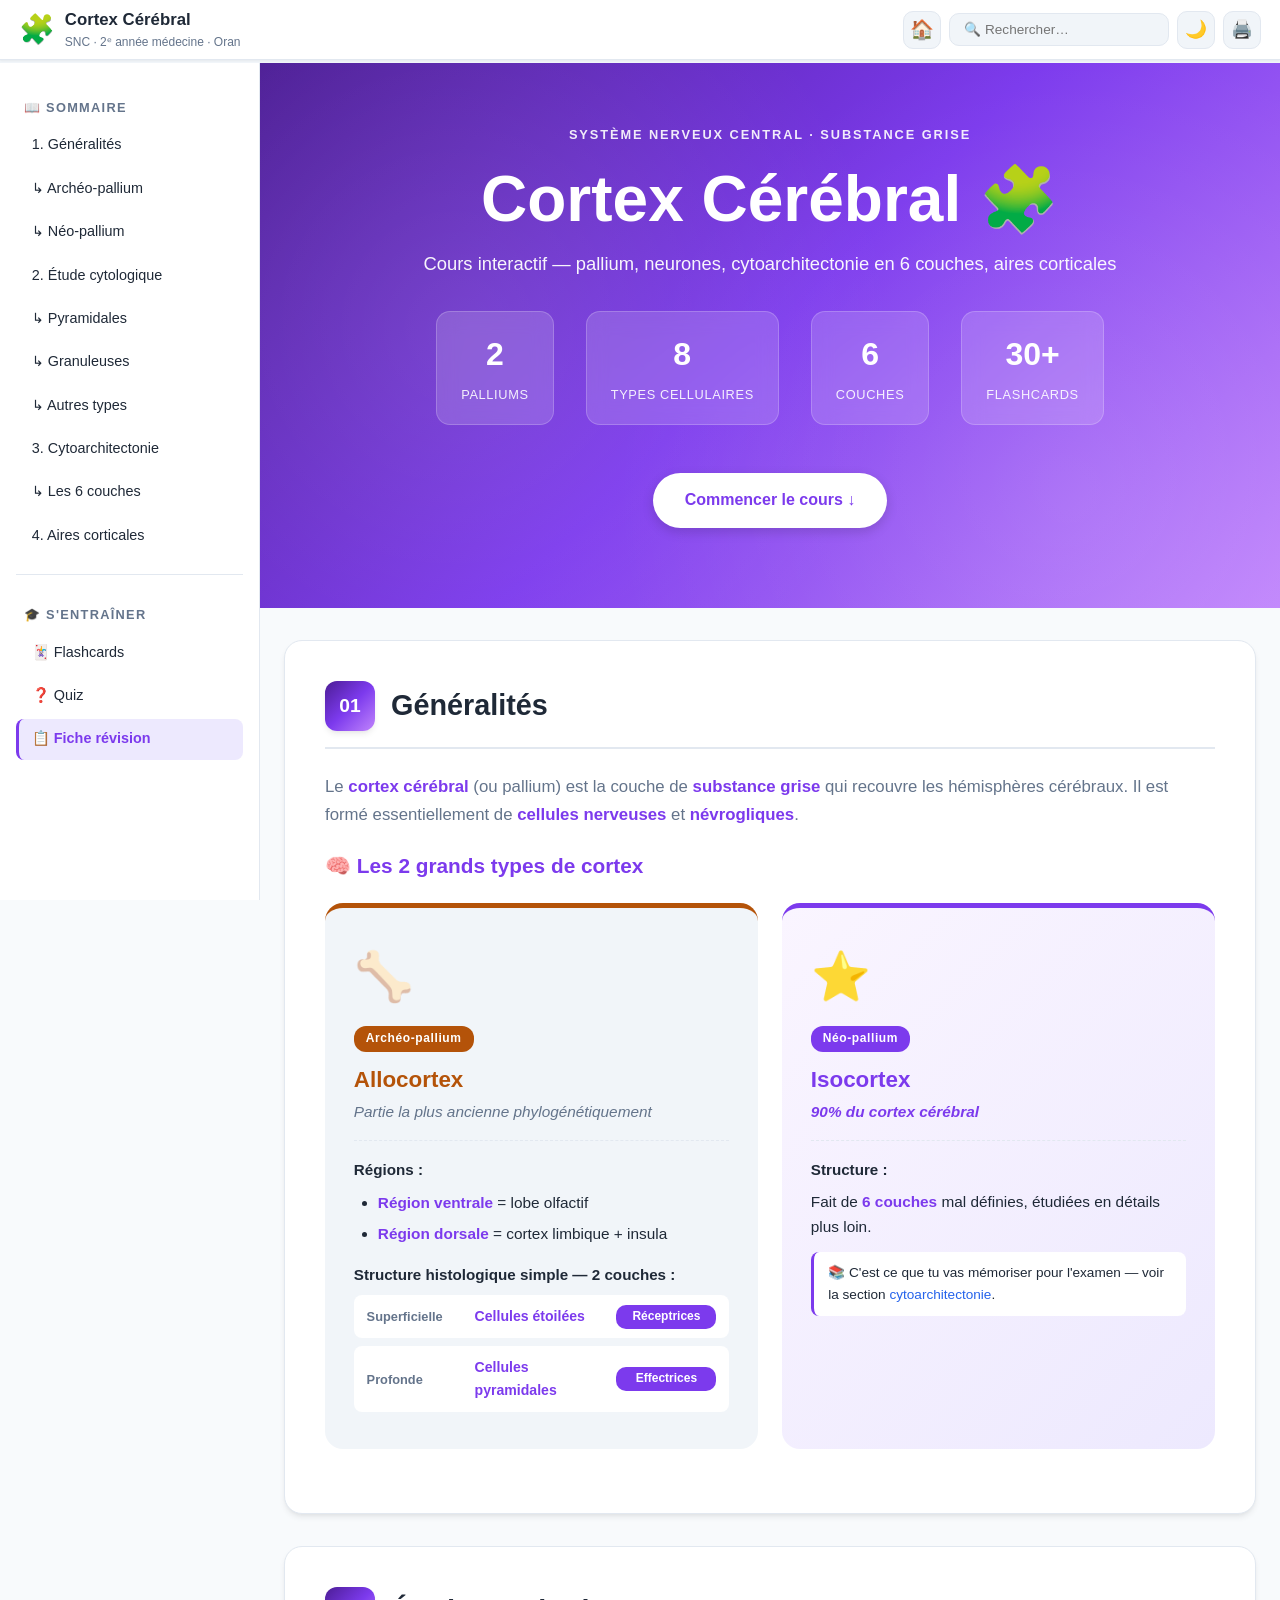
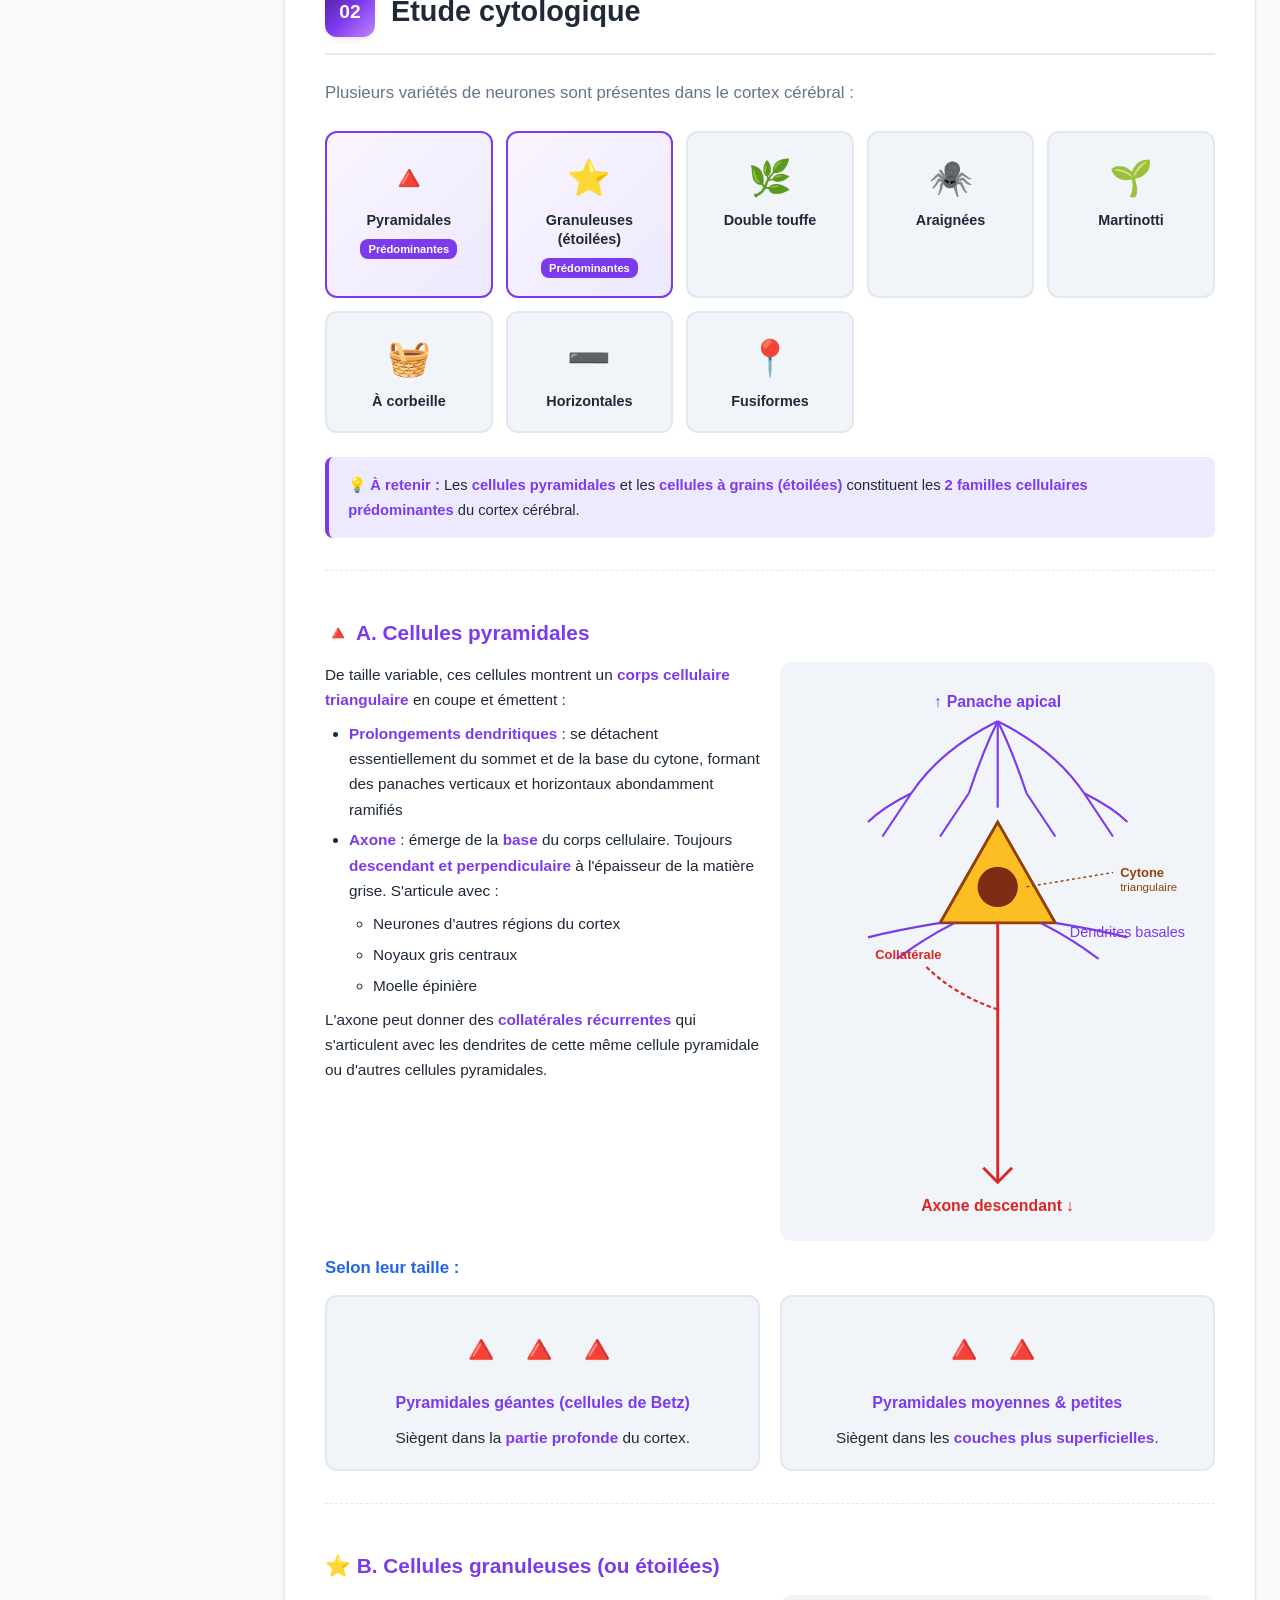
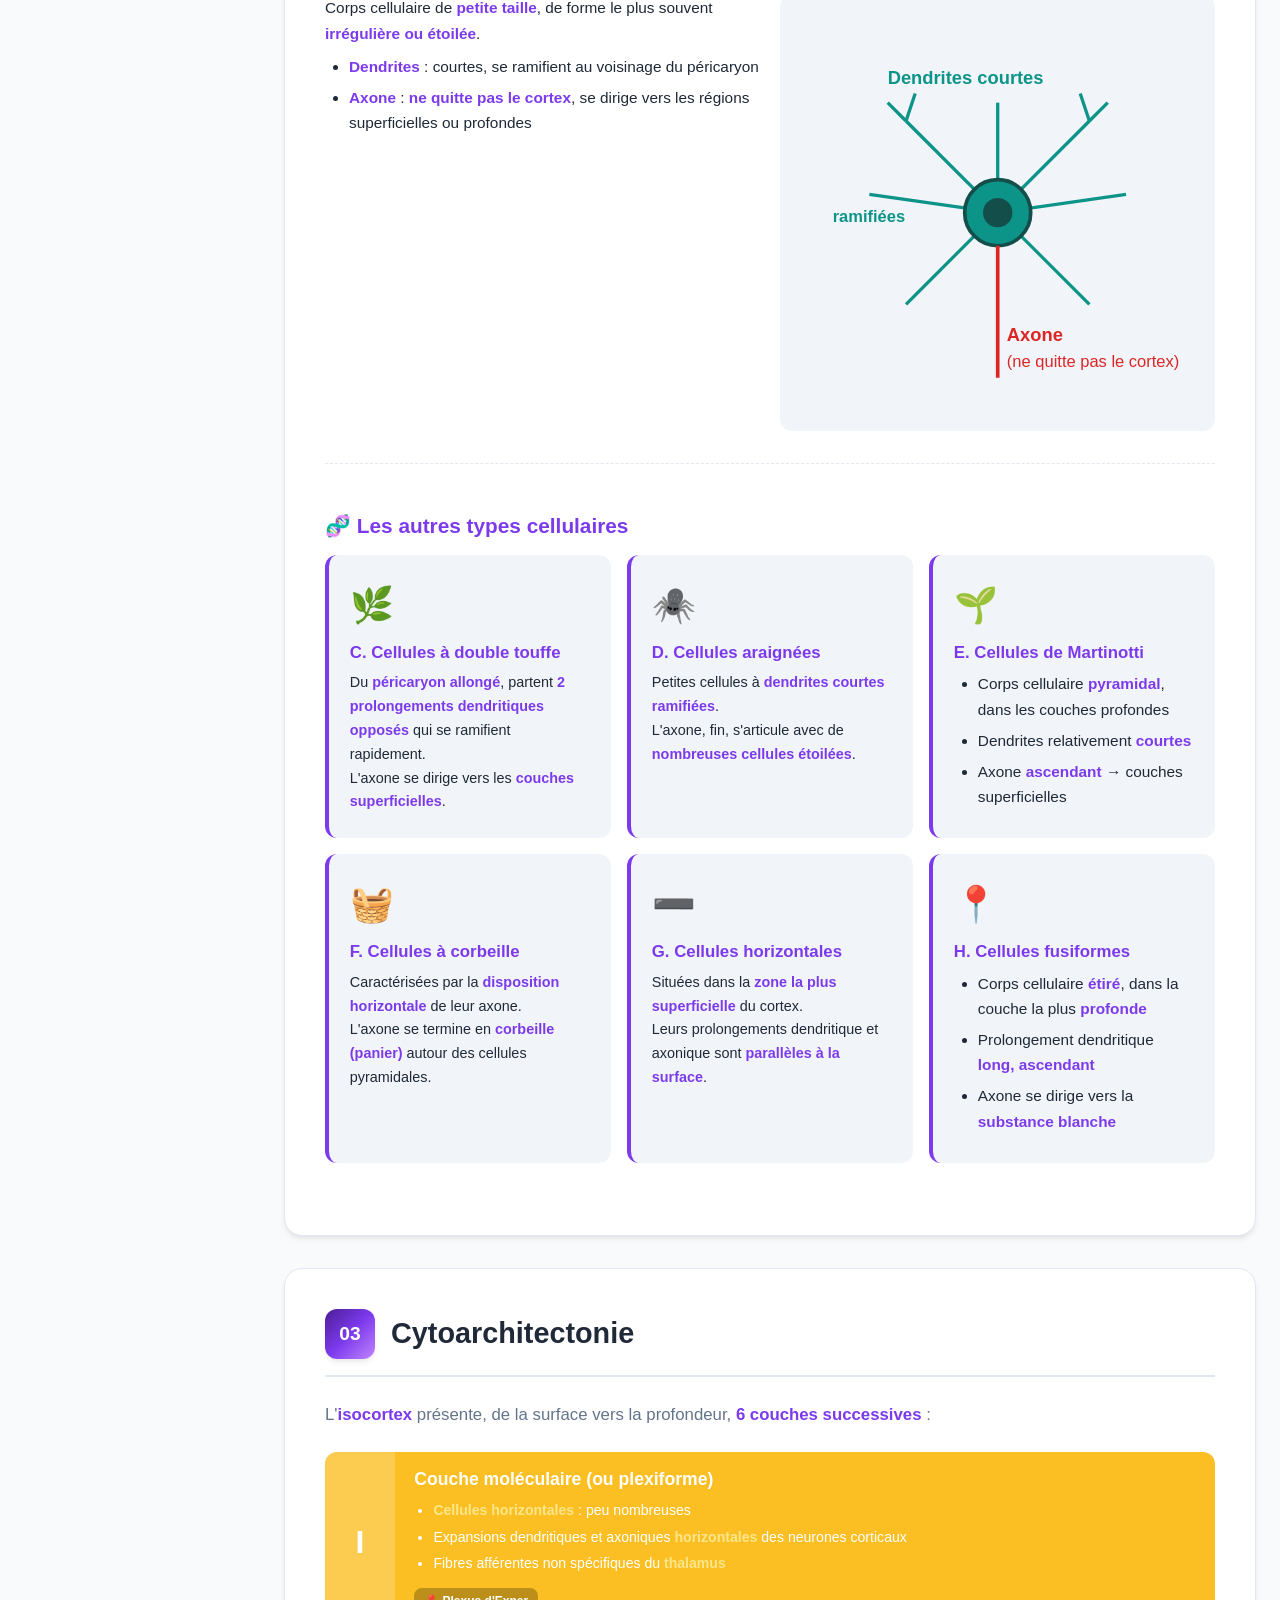
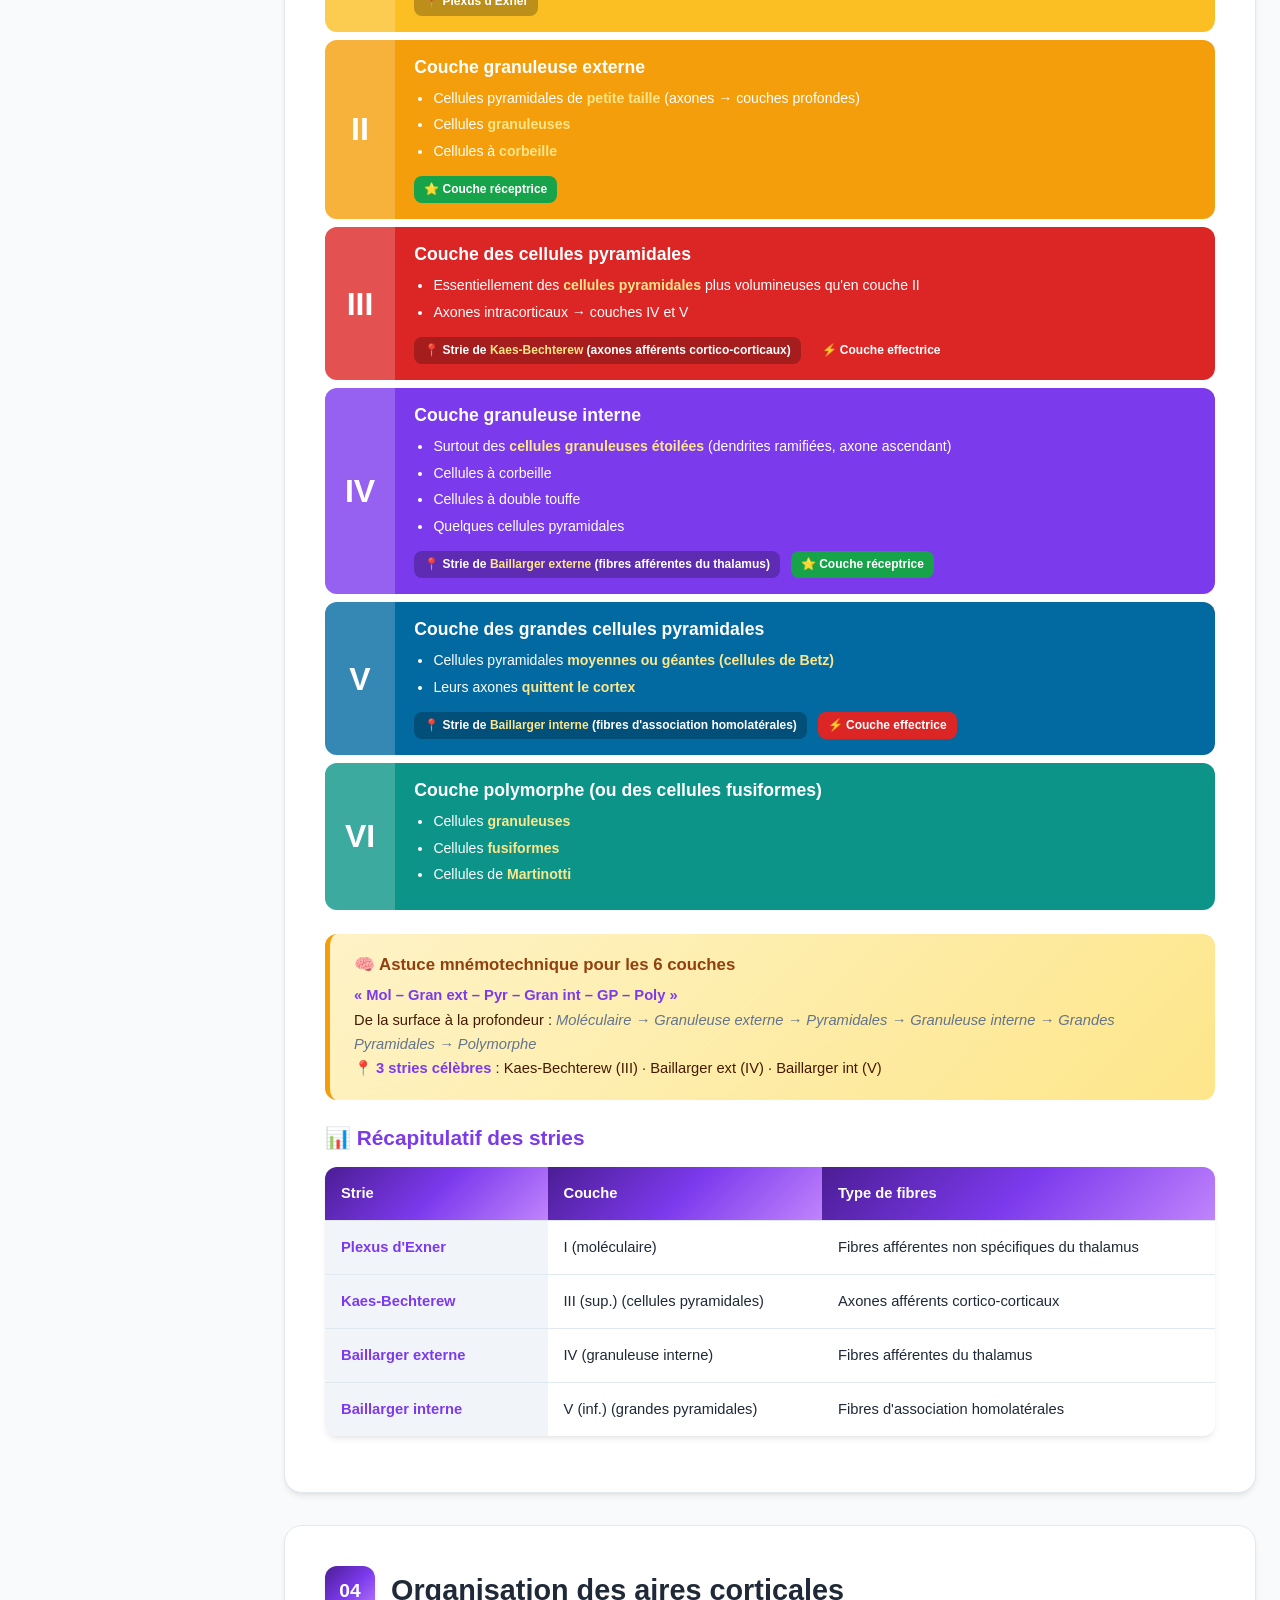
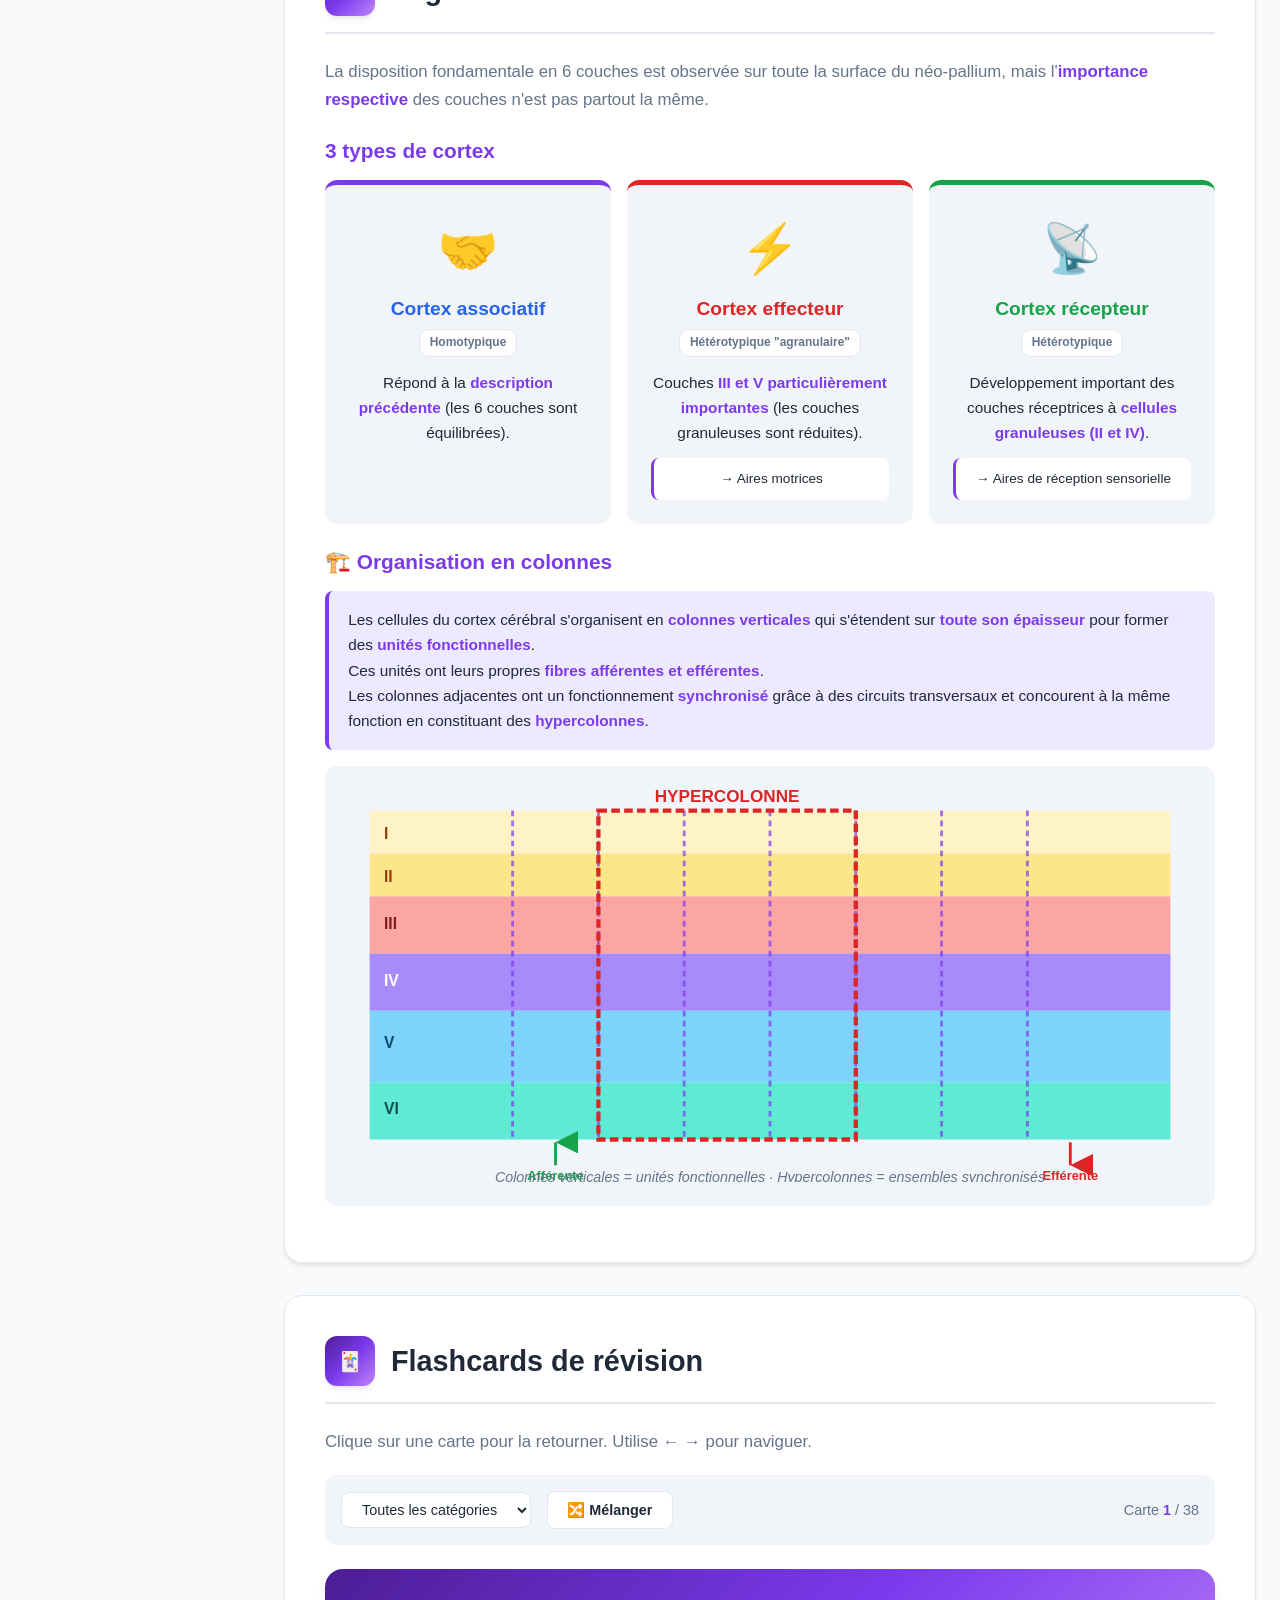
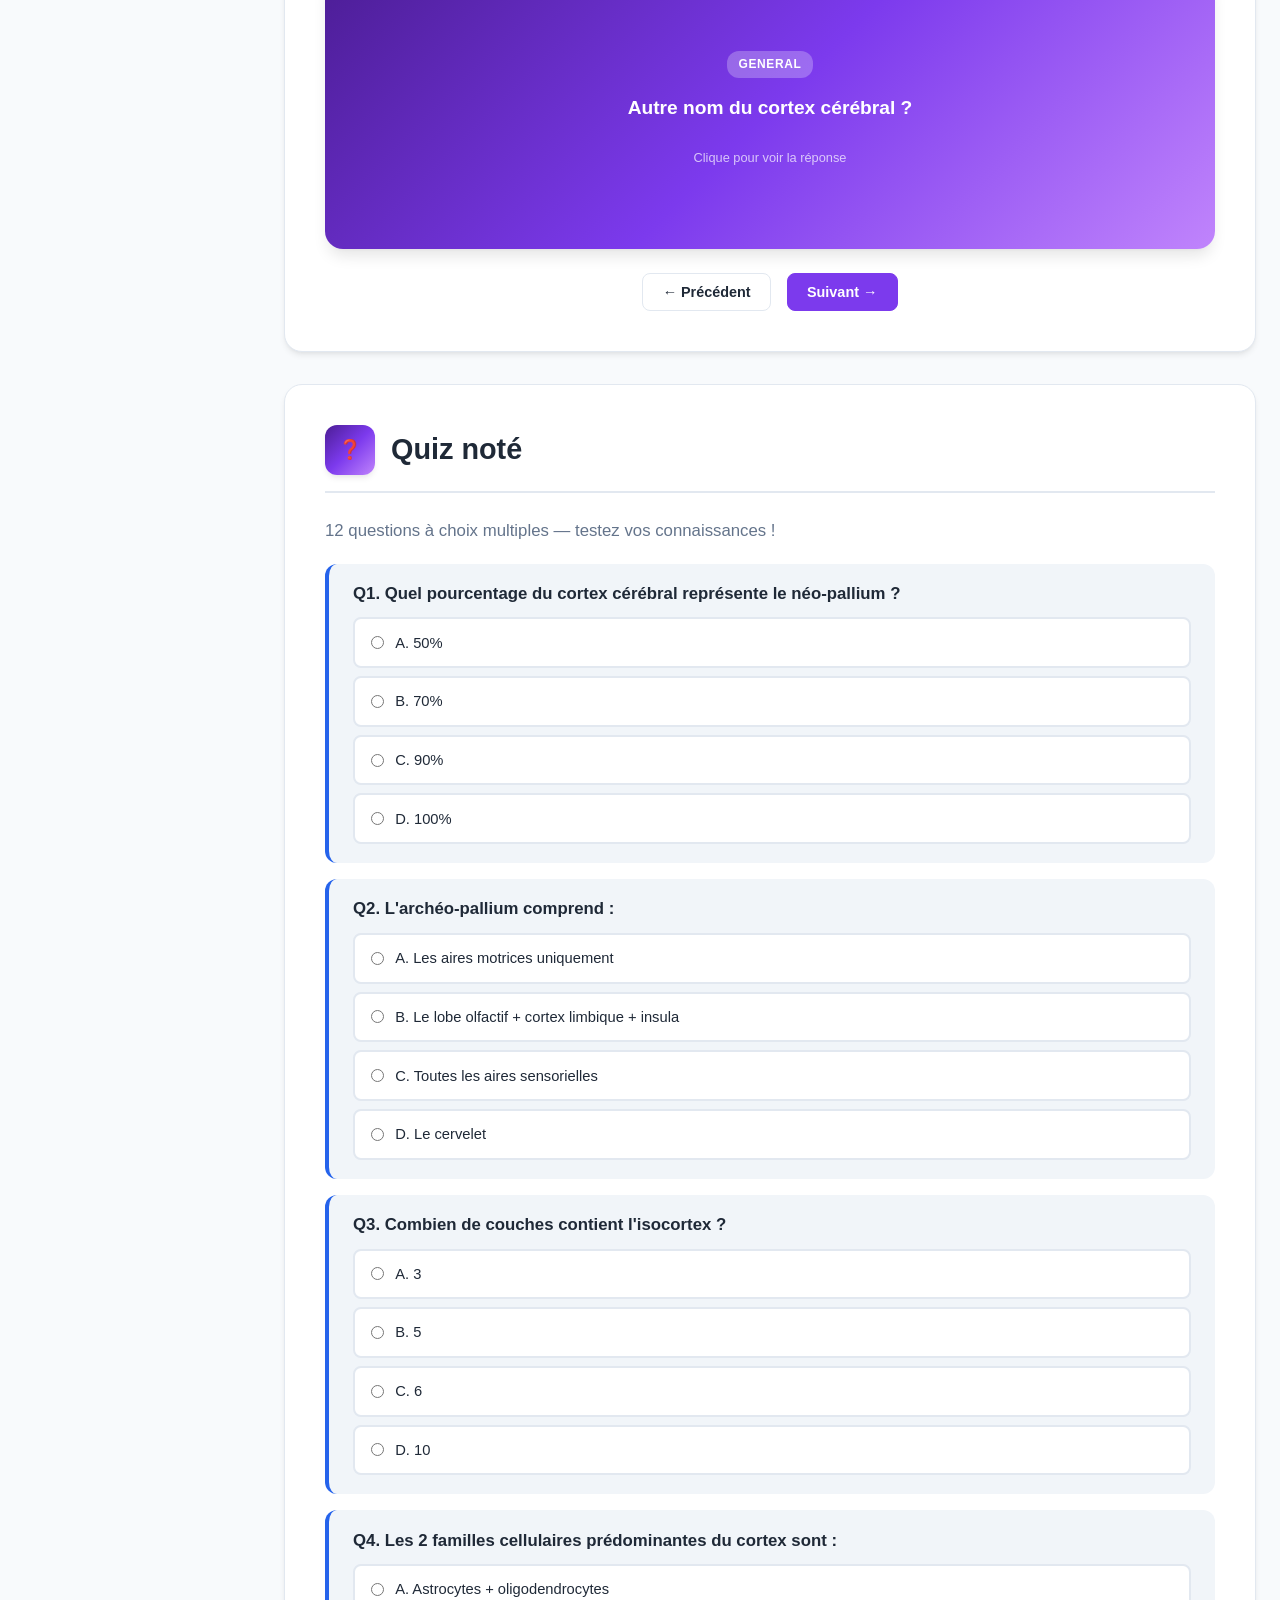
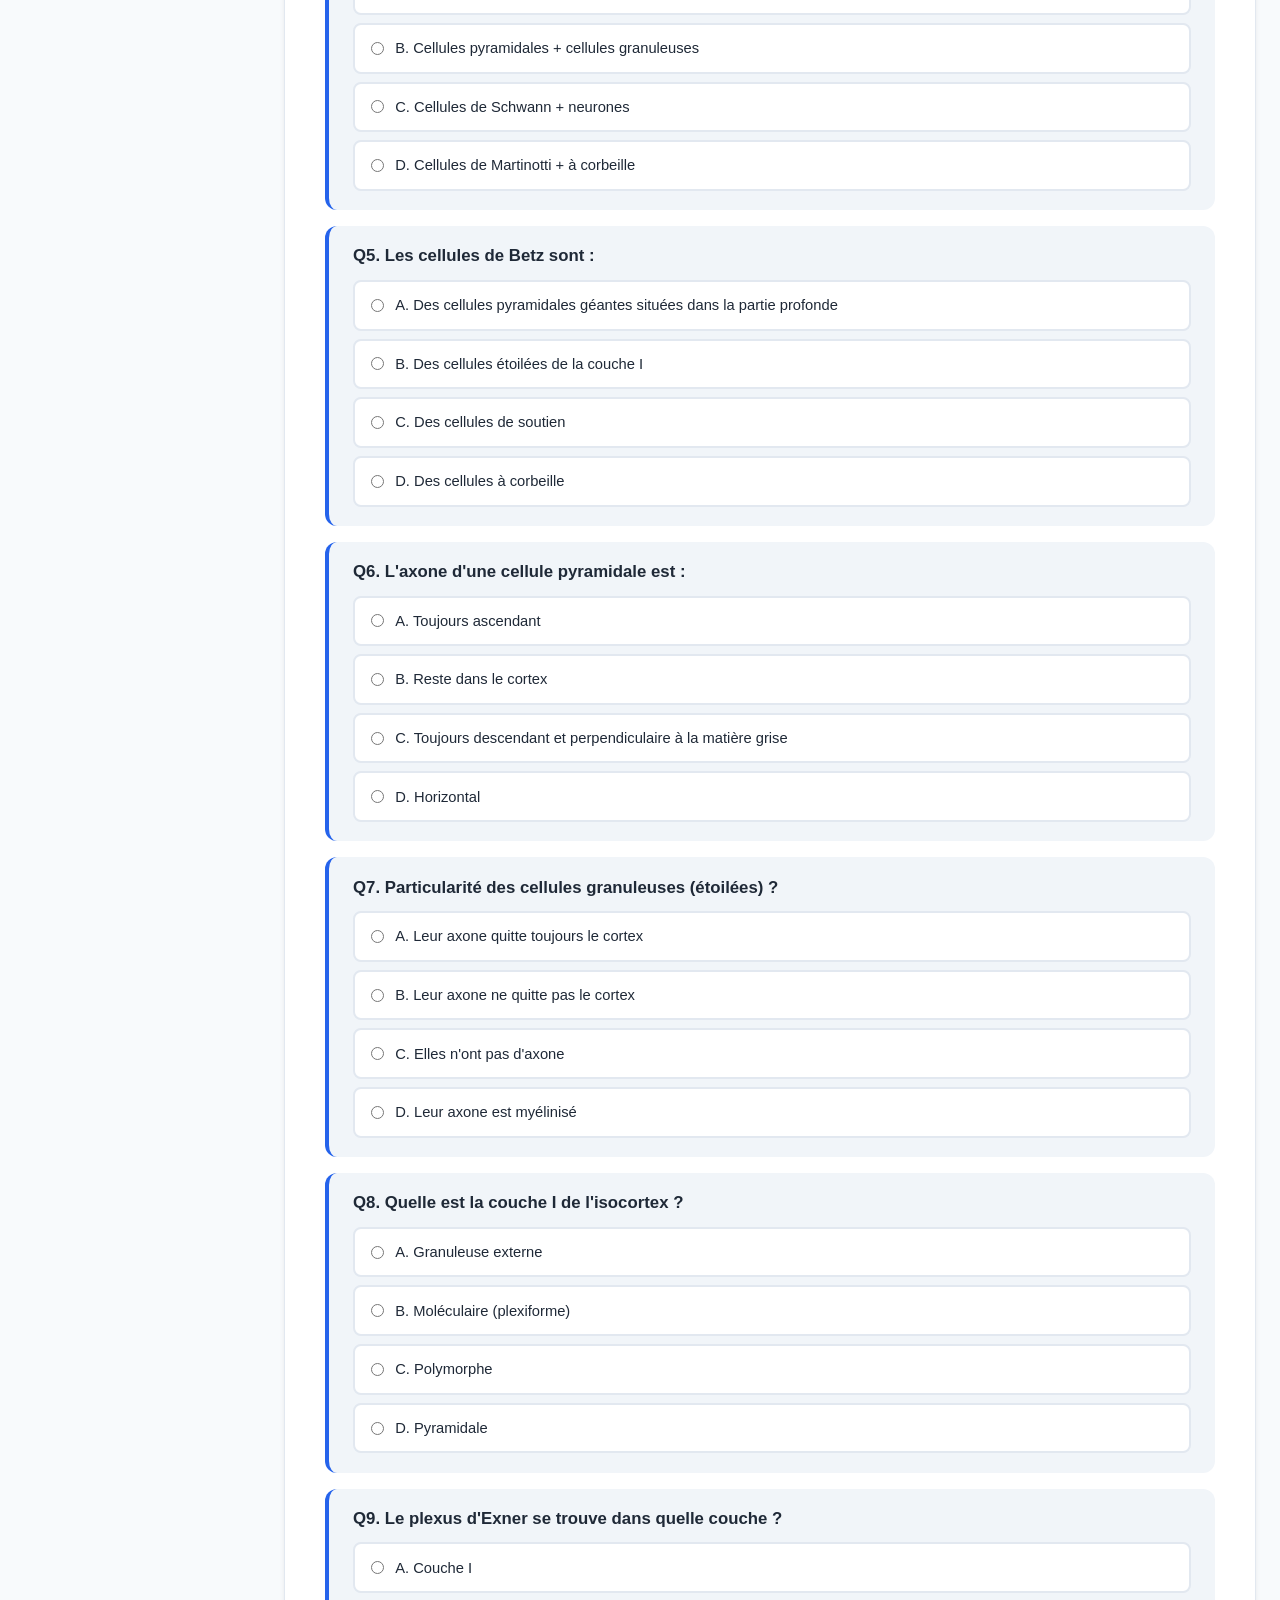
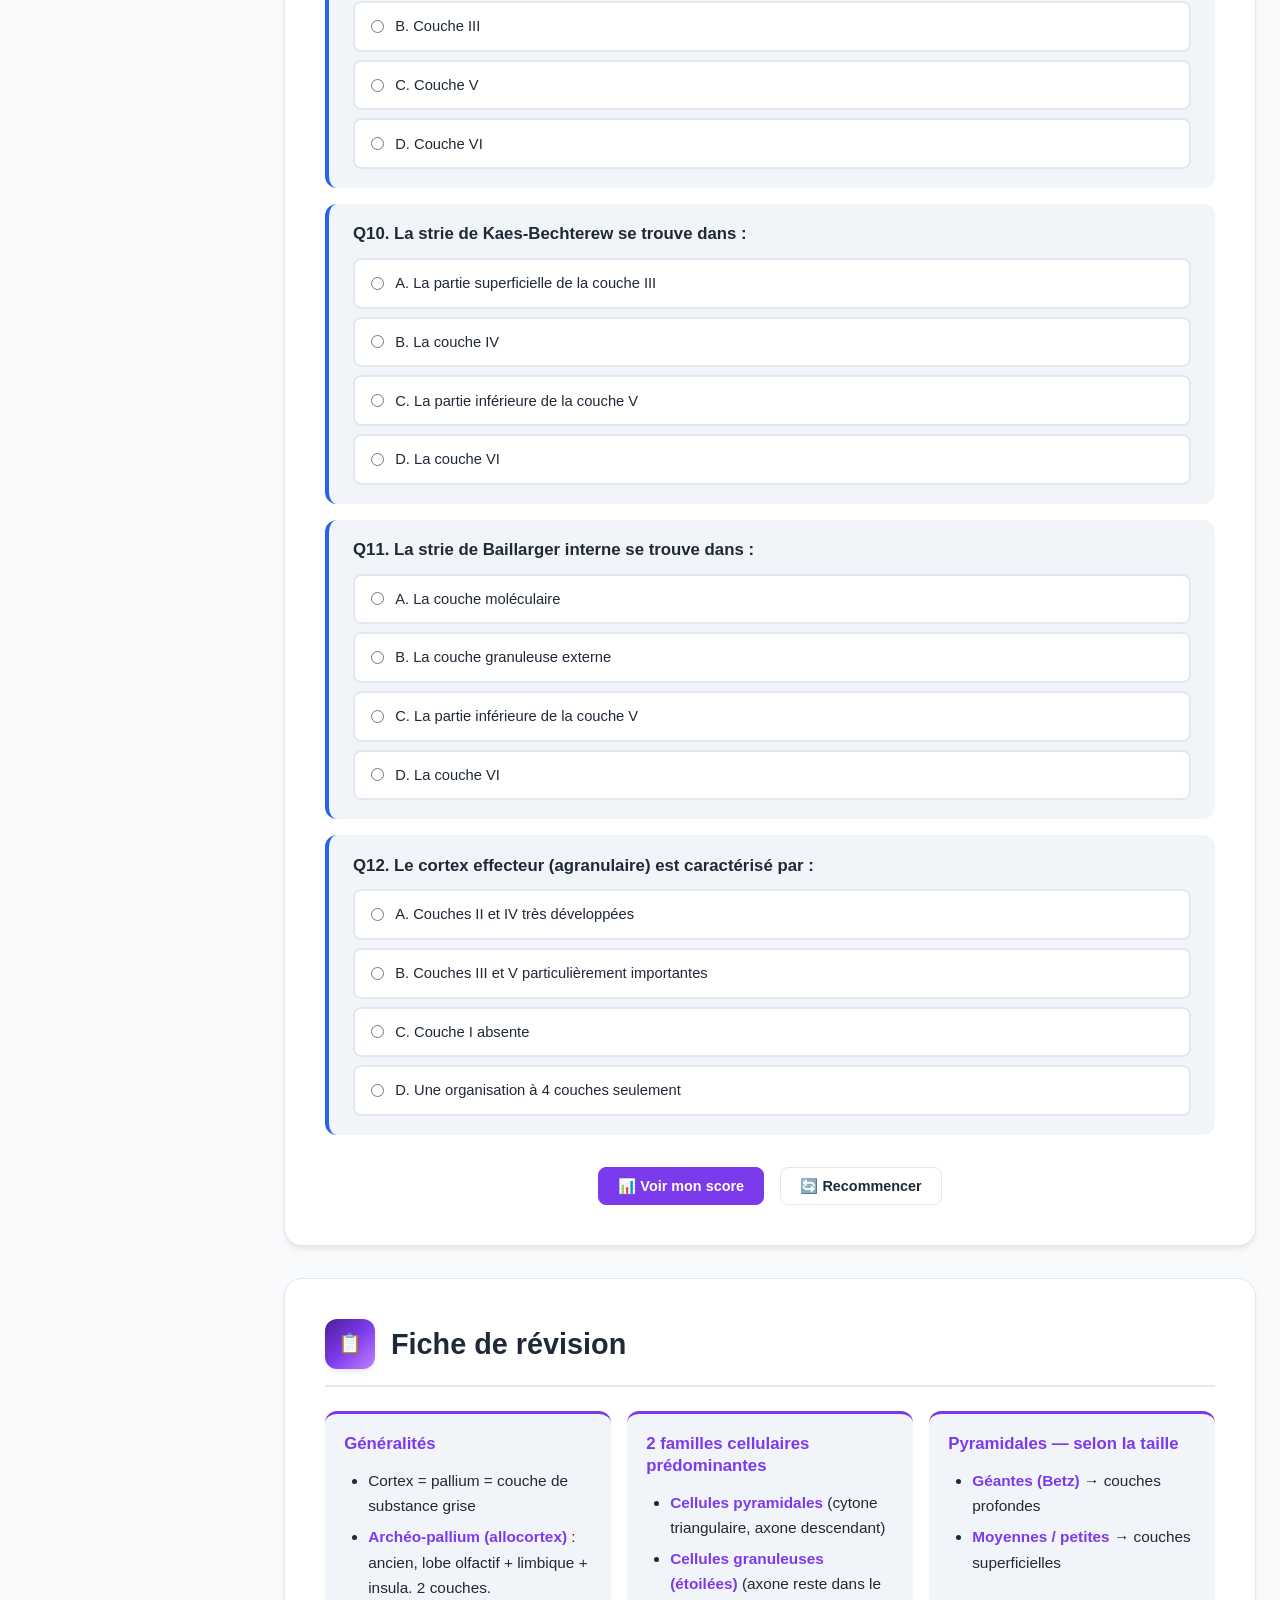
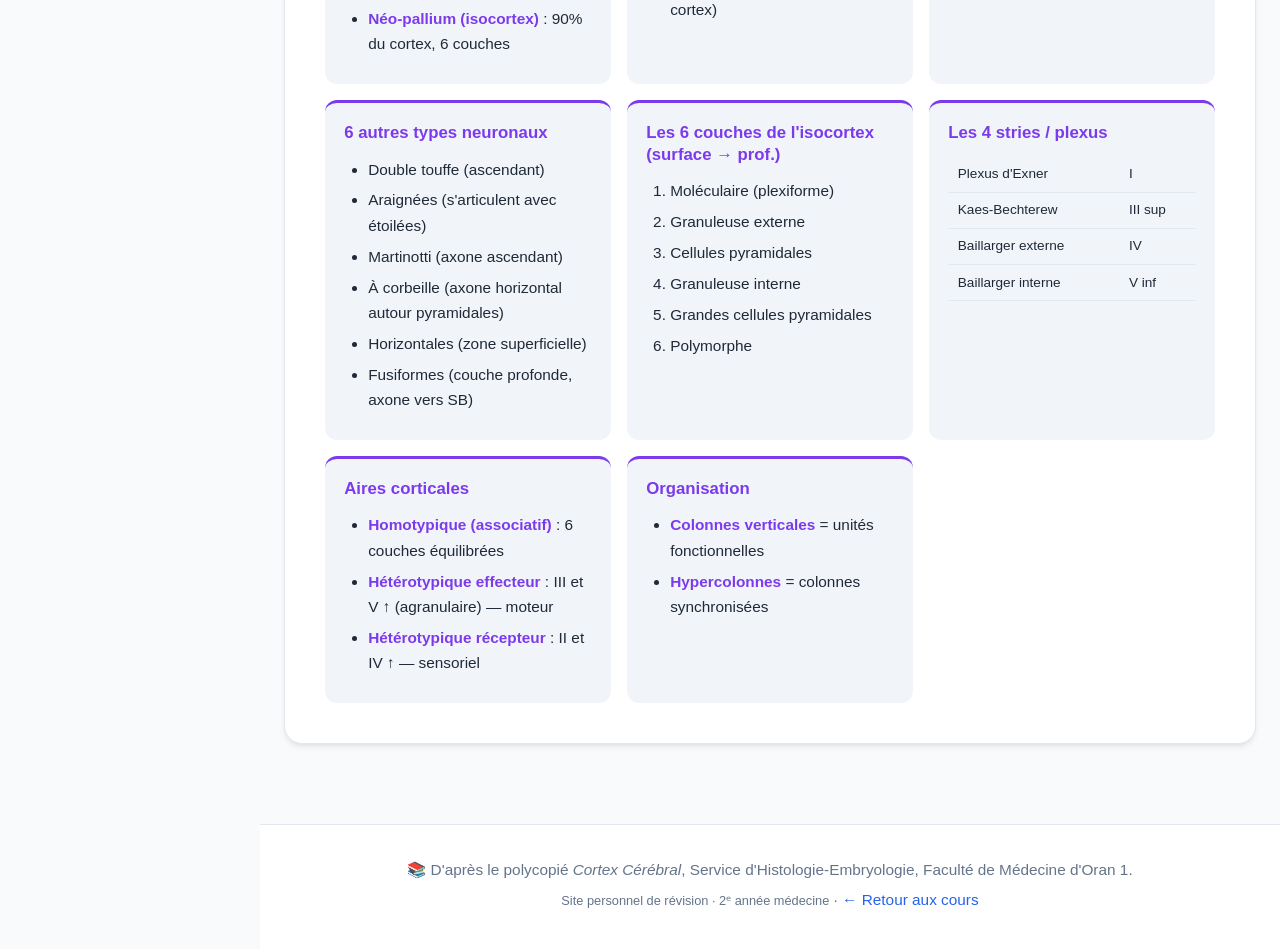
<file: cortex/index.html>
<!DOCTYPE html>
<html lang="fr">
<head>
<meta charset="UTF-8" />
<meta name="viewport" content="width=device-width, initial-scale=1.0" />
<!-- Security headers (via meta — GitHub Pages can't set HTTP headers) -->
<meta http-equiv="Content-Security-Policy" content="default-src 'self'; script-src 'self'; style-src 'self' 'unsafe-inline' https://fonts.googleapis.com; font-src 'self' https://fonts.gstatic.com; img-src 'self' data:; connect-src 'self'; frame-ancestors 'none'; form-action 'self'; base-uri 'self'; object-src 'none'; upgrade-insecure-requests">
<meta http-equiv="X-Content-Type-Options" content="nosniff">
<meta name="referrer" content="strict-origin-when-cross-origin">
<meta name="robots" content="index, follow">
<meta http-equiv="Permissions-Policy" content="geolocation=(), microphone=(), camera=(), payment=(), usb=(), magnetometer=(), gyroscope=(), accelerometer=()">
<title>Cortex Cérébral — Cours interactif</title>
<link rel="stylesheet" href="../shared.css" />
<link rel="stylesheet" href="cortex.css" />
<link rel="preconnect" href="https://fonts.googleapis.com">
<link rel="preconnect" href="https://fonts.gstatic.com" crossorigin>
<link href="https://fonts.googleapis.com/css2?family=Inter:wght@400;500;600;700;800&family=Poppins:wght@600;700;800&display=swap" rel="stylesheet">
</head>
<body data-course="cortex">

<header class="topbar">
  <button id="menuToggle" class="icon-btn" aria-label="Menu">☰</button>
  <a href="../index.html" class="brand brand-link">
    <span class="brand-logo">🧩</span>
    <div>
      <strong>Cortex Cérébral</strong>
      <small>SNC · 2ᵉ année médecine · Oran</small>
    </div>
  </a>
  <div class="topbar-actions">
    <a href="../index.html" class="icon-btn home-btn" title="Retour aux cours">🏠</a>
    <input type="search" id="searchInput" placeholder="🔍 Rechercher…" />
    <button id="themeToggle" class="icon-btn" aria-label="Thème">🌙</button>
    <button id="printBtn" class="icon-btn" aria-label="Imprimer">🖨️</button>
  </div>
</header>

<div class="progress-container"><div id="progressBar" class="progress-bar"></div></div>

<aside id="sidebar" class="sidebar">
  <nav>
    <h4>📖 Sommaire</h4>
    <a href="#intro">1. Généralités</a>
    <a href="#archeo">↳ Archéo-pallium</a>
    <a href="#neo">↳ Néo-pallium</a>
    <a href="#cellules">2. Étude cytologique</a>
    <a href="#pyramidal">↳ Pyramidales</a>
    <a href="#etoilees">↳ Granuleuses</a>
    <a href="#autres">↳ Autres types</a>
    <a href="#cytoarchitecto">3. Cytoarchitectonie</a>
    <a href="#couches">↳ Les 6 couches</a>
    <a href="#aires">4. Aires corticales</a>
    <hr/>
    <h4>🎓 S'entraîner</h4>
    <a href="#flashcards">🃏 Flashcards</a>
    <a href="#quiz">❓ Quiz</a>
    <a href="#fiche">📋 Fiche révision</a>
  </nav>
</aside>

<section class="hero">
  <div class="hero-bg"></div>
  <div class="hero-inner">
    <p class="kicker">Système Nerveux Central · Substance grise</p>
    <h1>Cortex Cérébral <span class="eye-emoji">🧩</span></h1>
    <p class="subtitle">Cours interactif — pallium, neurones, cytoarchitectonie en 6 couches, aires corticales</p>
    <div class="hero-stats">
      <div><strong>2</strong><span>palliums</span></div>
      <div><strong>8</strong><span>types cellulaires</span></div>
      <div><strong>6</strong><span>couches</span></div>
      <div><strong>30+</strong><span>flashcards</span></div>
    </div>
    <a href="#intro" class="cta">Commencer le cours ↓</a>
  </div>
</section>

<main>

<!-- INTRO -->
<section id="intro" class="card" data-section>
  <div class="section-header">
    <span class="section-num">01</span>
    <h2>Généralités</h2>
  </div>

  <p class="lead">Le <strong>cortex cérébral</strong> (ou pallium) est la couche de <strong>substance grise</strong> qui recouvre les hémisphères cérébraux. Il est formé essentiellement de <strong>cellules nerveuses</strong> et <strong>névrogliques</strong>.</p>

  <h3>🧠 Les 2 grands types de cortex</h3>
  <div class="pallium-grid">
    <div id="archeo" class="pallium-card archeo-card">
      <div class="pallium-emoji">🦴</div>
      <div class="pallium-tag">Archéo-pallium</div>
      <h4>Allocortex</h4>
      <p class="pallium-anc">Partie la plus ancienne phylogénétiquement</p>

      <h5>Régions :</h5>
      <ul>
        <li><strong>Région ventrale</strong> = lobe olfactif</li>
        <li><strong>Région dorsale</strong> = cortex limbique + insula</li>
      </ul>

      <h5>Structure histologique simple — 2 couches :</h5>
      <div class="archeo-layers">
        <div class="archeo-layer-row">
          <span class="position">Superficielle</span>
          <strong>Cellules étoilées</strong>
          <span class="role">Réceptrices</span>
        </div>
        <div class="archeo-layer-row">
          <span class="position">Profonde</span>
          <strong>Cellules pyramidales</strong>
          <span class="role">Effectrices</span>
        </div>
      </div>
    </div>

    <div id="neo" class="pallium-card neo-card">
      <div class="pallium-emoji">⭐</div>
      <div class="pallium-tag">Néo-pallium</div>
      <h4>Isocortex</h4>
      <p class="pallium-anc"><strong>90% du cortex cérébral</strong></p>

      <h5>Structure :</h5>
      <p>Fait de <strong>6 couches</strong> mal définies, étudiées en détails plus loin.</p>
      <p class="info-mini">📚 C'est ce que tu vas mémoriser pour l'examen — voir la section <a href="#cytoarchitecto">cytoarchitectonie</a>.</p>
    </div>
  </div>
</section>

<!-- ETUDE CYTOLOGIQUE -->
<section id="cellules" class="card" data-section>
  <div class="section-header">
    <span class="section-num">02</span>
    <h2>Étude cytologique</h2>
  </div>

  <p class="lead">Plusieurs variétés de neurones sont présentes dans le cortex cérébral :</p>

  <div class="cells-overview">
    <div class="cell-overview-card primary-cells">
      <div class="cell-icon-big">🔺</div>
      <h4>Pyramidales</h4>
      <span class="cell-tag">Prédominantes</span>
    </div>
    <div class="cell-overview-card primary-cells">
      <div class="cell-icon-big">⭐</div>
      <h4>Granuleuses (étoilées)</h4>
      <span class="cell-tag">Prédominantes</span>
    </div>
    <div class="cell-overview-card">
      <div class="cell-icon-big">🌿</div>
      <h4>Double touffe</h4>
    </div>
    <div class="cell-overview-card">
      <div class="cell-icon-big">🕷️</div>
      <h4>Araignées</h4>
    </div>
    <div class="cell-overview-card">
      <div class="cell-icon-big">🌱</div>
      <h4>Martinotti</h4>
    </div>
    <div class="cell-overview-card">
      <div class="cell-icon-big">🧺</div>
      <h4>À corbeille</h4>
    </div>
    <div class="cell-overview-card">
      <div class="cell-icon-big">➖</div>
      <h4>Horizontales</h4>
    </div>
    <div class="cell-overview-card">
      <div class="cell-icon-big">📍</div>
      <h4>Fusiformes</h4>
    </div>
  </div>

  <div class="info-box accent-box">
    <strong>💡 À retenir :</strong> Les <strong>cellules pyramidales</strong> et les <strong>cellules à grains (étoilées)</strong> constituent les <strong>2 familles cellulaires prédominantes</strong> du cortex cérébral.
  </div>

  <!-- PYRAMIDALES -->
  <div id="pyramidal" class="subsection">
    <h3>🔺 A. Cellules pyramidales</h3>

    <div class="grid-2">
      <div>
        <p>De taille variable, ces cellules montrent un <strong>corps cellulaire triangulaire</strong> en coupe et émettent :</p>
        <ul>
          <li><strong>Prolongements dendritiques</strong> : se détachent essentiellement du sommet et de la base du cytone, formant des panaches verticaux et horizontaux abondamment ramifiés</li>
          <li><strong>Axone</strong> : émerge de la <strong>base</strong> du corps cellulaire. Toujours <strong>descendant et perpendiculaire</strong> à l'épaisseur de la matière grise. S'articule avec :
            <ul>
              <li>Neurones d'autres régions du cortex</li>
              <li>Noyaux gris centraux</li>
              <li>Moelle épinière</li>
            </ul>
          </li>
        </ul>
        <p>L'axone peut donner des <strong>collatérales récurrentes</strong> qui s'articulent avec les dendrites de cette même cellule pyramidale ou d'autres cellules pyramidales.</p>
      </div>
      <div class="pyramidal-svg">
        <svg viewBox="0 0 280 380" xmlns="http://www.w3.org/2000/svg">
          <!-- Apical dendrites -->
          <g stroke="#7c3aed" stroke-width="1.5" fill="none">
            <path d="M 140 30 Q 100 50 80 80"/>
            <path d="M 140 30 Q 180 50 200 80"/>
            <path d="M 140 30 Q 130 50 120 80"/>
            <path d="M 140 30 Q 150 50 160 80"/>
            <path d="M 140 30 Q 140 50 140 90"/>
            <!-- Branches -->
            <path d="M 80 80 Q 60 90 50 100"/>
            <path d="M 80 80 Q 70 95 60 110"/>
            <path d="M 200 80 Q 220 90 230 100"/>
            <path d="M 200 80 Q 210 95 220 110"/>
            <path d="M 120 80 Q 110 95 100 110"/>
            <path d="M 160 80 Q 170 95 180 110"/>
          </g>

          <!-- Pyramidal cell body (triangle) -->
          <path d="M 140 100 L 100 170 L 180 170 Z" fill="#fbbf24" stroke="#92400e" stroke-width="2"/>
          <circle cx="140" cy="145" r="14" fill="#7c2d12"/>

          <!-- Basal dendrites -->
          <g stroke="#7c3aed" stroke-width="1.5" fill="none">
            <path d="M 100 170 Q 70 175 50 180"/>
            <path d="M 110 170 Q 90 180 70 195"/>
            <path d="M 180 170 Q 210 175 230 180"/>
            <path d="M 170 170 Q 190 180 210 195"/>
          </g>

          <!-- Axon (descending) -->
          <line x1="140" y1="170" x2="140" y2="350" stroke="#dc2626" stroke-width="2"/>
          <!-- Collateral recurrent -->
          <path d="M 140 230 Q 110 220 90 200" stroke="#dc2626" stroke-width="1.5" fill="none" stroke-dasharray="3,2"/>
          <text x="55" y="195" font-size="9" fill="#dc2626" font-weight="600">Collatérale</text>

          <!-- Arrow at axon end -->
          <path d="M 130 340 L 140 350 L 150 340" fill="none" stroke="#dc2626" stroke-width="2"/>

          <!-- Labels -->
          <text x="140" y="20" text-anchor="middle" font-size="11" font-weight="700" fill="#7c3aed">↑ Panache apical</text>
          <text x="270" y="180" text-anchor="end" font-size="10" fill="#7c3aed">Dendrites basales</text>
          <text x="140" y="370" text-anchor="middle" font-size="11" font-weight="700" fill="#dc2626">Axone descendant ↓</text>

          <!-- Cytone label -->
          <line x1="160" y1="145" x2="220" y2="135" stroke="#92400e" stroke-width="1" stroke-dasharray="2,2"/>
          <text x="225" y="138" font-size="9" font-weight="700" fill="#92400e">Cytone</text>
          <text x="225" y="148" font-size="8" fill="#92400e">triangulaire</text>
        </svg>
      </div>
    </div>

    <h4>Selon leur taille :</h4>
    <div class="grid-2">
      <div class="pyramide-size">
        <div class="size-emoji">🔺🔺🔺</div>
        <h5>Pyramidales géantes (cellules de Betz)</h5>
        <p>Siègent dans la <strong>partie profonde</strong> du cortex.</p>
      </div>
      <div class="pyramide-size">
        <div class="size-emoji">🔺🔺</div>
        <h5>Pyramidales moyennes &amp; petites</h5>
        <p>Siègent dans les <strong>couches plus superficielles</strong>.</p>
      </div>
    </div>
  </div>

  <!-- GRANULEUSES -->
  <div id="etoilees" class="subsection">
    <h3>⭐ B. Cellules granuleuses (ou étoilées)</h3>
    <div class="grid-2">
      <div>
        <p>Corps cellulaire de <strong>petite taille</strong>, de forme le plus souvent <strong>irrégulière ou étoilée</strong>.</p>
        <ul>
          <li><strong>Dendrites</strong> : courtes, se ramifient au voisinage du péricaryon</li>
          <li><strong>Axone</strong> : <strong>ne quitte pas le cortex</strong>, se dirige vers les régions superficielles ou profondes</li>
        </ul>
      </div>
      <div class="stellate-svg">
        <svg viewBox="0 0 220 220" xmlns="http://www.w3.org/2000/svg">
          <!-- Star body -->
          <g stroke="#0d9488" stroke-width="1.8" fill="none">
            <line x1="110" y1="110" x2="60" y2="60"/>
            <line x1="110" y1="110" x2="160" y2="60"/>
            <line x1="110" y1="110" x2="40" y2="100"/>
            <line x1="110" y1="110" x2="180" y2="100"/>
            <line x1="110" y1="110" x2="60" y2="160"/>
            <line x1="110" y1="110" x2="160" y2="160"/>
            <line x1="110" y1="110" x2="110" y2="50"/>
            <!-- Branches -->
            <path d="M 60 60 L 50 50"/>
            <path d="M 60 60 L 65 45"/>
            <path d="M 160 60 L 170 50"/>
            <path d="M 160 60 L 155 45"/>
          </g>
          <!-- Cell body -->
          <circle cx="110" cy="110" r="18" fill="#0d9488" stroke="#134e4a" stroke-width="2"/>
          <circle cx="110" cy="110" r="8" fill="#134e4a"/>

          <!-- Axone -->
          <line x1="110" y1="128" x2="110" y2="200" stroke="#dc2626" stroke-width="2"/>
          <text x="115" y="180" font-size="10" font-weight="600" fill="#dc2626">Axone</text>
          <text x="115" y="194" font-size="9" fill="#dc2626">(ne quitte pas le cortex)</text>

          <text x="50" y="40" font-size="10" font-weight="600" fill="#0d9488">Dendrites courtes</text>
          <text x="20" y="115" font-size="9" font-weight="600" fill="#0d9488">ramifiées</text>
        </svg>
      </div>
    </div>
  </div>

  <!-- AUTRES TYPES -->
  <div id="autres" class="subsection">
    <h3>🧬 Les autres types cellulaires</h3>

    <div class="other-cells-grid">
      <div class="other-cell">
        <div class="other-icon">🌿</div>
        <h4>C. Cellules à double touffe</h4>
        <p>Du <strong>péricaryon allongé</strong>, partent <strong>2 prolongements dendritiques opposés</strong> qui se ramifient rapidement.</p>
        <p>L'axone se dirige vers les <strong>couches superficielles</strong>.</p>
      </div>

      <div class="other-cell">
        <div class="other-icon">🕷️</div>
        <h4>D. Cellules araignées</h4>
        <p>Petites cellules à <strong>dendrites courtes ramifiées</strong>.</p>
        <p>L'axone, fin, s'articule avec de <strong>nombreuses cellules étoilées</strong>.</p>
      </div>

      <div class="other-cell">
        <div class="other-icon">🌱</div>
        <h4>E. Cellules de Martinotti</h4>
        <ul>
          <li>Corps cellulaire <strong>pyramidal</strong>, dans les couches profondes</li>
          <li>Dendrites relativement <strong>courtes</strong></li>
          <li>Axone <strong>ascendant</strong> → couches superficielles</li>
        </ul>
      </div>

      <div class="other-cell">
        <div class="other-icon">🧺</div>
        <h4>F. Cellules à corbeille</h4>
        <p>Caractérisées par la <strong>disposition horizontale</strong> de leur axone.</p>
        <p>L'axone se termine en <strong>corbeille (panier)</strong> autour des cellules pyramidales.</p>
      </div>

      <div class="other-cell">
        <div class="other-icon">➖</div>
        <h4>G. Cellules horizontales</h4>
        <p>Situées dans la <strong>zone la plus superficielle</strong> du cortex.</p>
        <p>Leurs prolongements dendritique et axonique sont <strong>parallèles à la surface</strong>.</p>
      </div>

      <div class="other-cell">
        <div class="other-icon">📍</div>
        <h4>H. Cellules fusiformes</h4>
        <ul>
          <li>Corps cellulaire <strong>étiré</strong>, dans la couche la plus <strong>profonde</strong></li>
          <li>Prolongement dendritique <strong>long, ascendant</strong></li>
          <li>Axone se dirige vers la <strong>substance blanche</strong></li>
        </ul>
      </div>
    </div>
  </div>
</section>

<!-- CYTOARCHITECTONIE -->
<section id="cytoarchitecto" class="card" data-section>
  <div class="section-header">
    <span class="section-num">03</span>
    <h2>Cytoarchitectonie</h2>
  </div>

  <p class="lead">L'<strong>isocortex</strong> présente, de la surface vers la profondeur, <strong>6 couches successives</strong> :</p>

  <div id="couches" class="cortex-layers">
    <div class="cortex-layer" style="--c:#fbbf24">
      <div class="layer-num">I</div>
      <div class="layer-body">
        <h4>Couche moléculaire (ou plexiforme)</h4>
        <ul>
          <li><strong>Cellules horizontales</strong> : peu nombreuses</li>
          <li>Expansions dendritiques et axoniques <strong>horizontales</strong> des neurones corticaux</li>
          <li>Fibres afférentes non spécifiques du <strong>thalamus</strong></li>
        </ul>
        <span class="strie">📍 Plexus d'Exner</span>
      </div>
    </div>

    <div class="cortex-layer" style="--c:#f59e0b">
      <div class="layer-num">II</div>
      <div class="layer-body">
        <h4>Couche granuleuse externe</h4>
        <ul>
          <li>Cellules pyramidales de <strong>petite taille</strong> (axones → couches profondes)</li>
          <li>Cellules <strong>granuleuses</strong></li>
          <li>Cellules à <strong>corbeille</strong></li>
        </ul>
        <span class="strie receptor">⭐ Couche réceptrice</span>
      </div>
    </div>

    <div class="cortex-layer" style="--c:#dc2626">
      <div class="layer-num">III</div>
      <div class="layer-body">
        <h4>Couche des cellules pyramidales</h4>
        <ul>
          <li>Essentiellement des <strong>cellules pyramidales</strong> plus volumineuses qu'en couche II</li>
          <li>Axones intracorticaux → couches IV et V</li>
        </ul>
        <span class="strie">📍 Strie de <strong>Kaes-Bechterew</strong> (axones afférents cortico-corticaux)</span>
        <span class="strie effector">⚡ Couche effectrice</span>
      </div>
    </div>

    <div class="cortex-layer" style="--c:#7c3aed">
      <div class="layer-num">IV</div>
      <div class="layer-body">
        <h4>Couche granuleuse interne</h4>
        <ul>
          <li>Surtout des <strong>cellules granuleuses étoilées</strong> (dendrites ramifiées, axone ascendant)</li>
          <li>Cellules à corbeille</li>
          <li>Cellules à double touffe</li>
          <li>Quelques cellules pyramidales</li>
        </ul>
        <span class="strie">📍 Strie de <strong>Baillarger externe</strong> (fibres afférentes du thalamus)</span>
        <span class="strie receptor">⭐ Couche réceptrice</span>
      </div>
    </div>

    <div class="cortex-layer" style="--c:#0369a1">
      <div class="layer-num">V</div>
      <div class="layer-body">
        <h4>Couche des grandes cellules pyramidales</h4>
        <ul>
          <li>Cellules pyramidales <strong>moyennes ou géantes (cellules de Betz)</strong></li>
          <li>Leurs axones <strong>quittent le cortex</strong></li>
        </ul>
        <span class="strie">📍 Strie de <strong>Baillarger interne</strong> (fibres d'association homolatérales)</span>
        <span class="strie effector">⚡ Couche effectrice</span>
      </div>
    </div>

    <div class="cortex-layer" style="--c:#0d9488">
      <div class="layer-num">VI</div>
      <div class="layer-body">
        <h4>Couche polymorphe (ou des cellules fusiformes)</h4>
        <ul>
          <li>Cellules <strong>granuleuses</strong></li>
          <li>Cellules <strong>fusiformes</strong></li>
          <li>Cellules de <strong>Martinotti</strong></li>
        </ul>
      </div>
    </div>
  </div>

  <div class="mnemo-box">
    <h4>🧠 Astuce mnémotechnique pour les 6 couches</h4>
    <p><strong>« Mol – Gran ext – Pyr – Gran int – GP – Poly »</strong></p>
    <p>De la surface à la profondeur : <em>Moléculaire → Granuleuse externe → Pyramidales → Granuleuse interne → Grandes Pyramidales → Polymorphe</em></p>
    <p>📍 <strong>3 stries célèbres</strong> : Kaes-Bechterew (III) · Baillarger ext (IV) · Baillarger int (V)</p>
  </div>

  <h3>📊 Récapitulatif des stries</h3>
  <table class="cb-table">
    <thead>
      <tr>
        <th>Strie</th>
        <th>Couche</th>
        <th>Type de fibres</th>
      </tr>
    </thead>
    <tbody>
      <tr>
        <th>Plexus d'Exner</th>
        <td>I (moléculaire)</td>
        <td>Fibres afférentes non spécifiques du thalamus</td>
      </tr>
      <tr>
        <th>Kaes-Bechterew</th>
        <td>III (sup.) (cellules pyramidales)</td>
        <td>Axones afférents cortico-corticaux</td>
      </tr>
      <tr>
        <th>Baillarger externe</th>
        <td>IV (granuleuse interne)</td>
        <td>Fibres afférentes du thalamus</td>
      </tr>
      <tr>
        <th>Baillarger interne</th>
        <td>V (inf.) (grandes pyramidales)</td>
        <td>Fibres d'association homolatérales</td>
      </tr>
    </tbody>
  </table>
</section>

<!-- AIRES CORTICALES -->
<section id="aires" class="card" data-section>
  <div class="section-header">
    <span class="section-num">04</span>
    <h2>Organisation des aires corticales</h2>
  </div>

  <p class="lead">La disposition fondamentale en 6 couches est observée sur toute la surface du néo-pallium, mais l'<strong>importance respective</strong> des couches n'est pas partout la même.</p>

  <h3>3 types de cortex</h3>
  <div class="aires-grid">
    <div class="aire-card aire-homo">
      <div class="aire-icon">🤝</div>
      <h4>Cortex associatif</h4>
      <span class="aire-tag">Homotypique</span>
      <p>Répond à la <strong>description précédente</strong> (les 6 couches sont équilibrées).</p>
    </div>

    <div class="aire-card aire-effector">
      <div class="aire-icon">⚡</div>
      <h4>Cortex effecteur</h4>
      <span class="aire-tag">Hétérotypique "agranulaire"</span>
      <p>Couches <strong>III et V particulièrement importantes</strong> (les couches granuleuses sont réduites).</p>
      <p class="info-mini">→ Aires motrices</p>
    </div>

    <div class="aire-card aire-receptor">
      <div class="aire-icon">📡</div>
      <h4>Cortex récepteur</h4>
      <span class="aire-tag">Hétérotypique</span>
      <p>Développement important des couches réceptrices à <strong>cellules granuleuses (II et IV)</strong>.</p>
      <p class="info-mini">→ Aires de réception sensorielle</p>
    </div>
  </div>

  <h3>🏗️ Organisation en colonnes</h3>
  <div class="info-box accent-box">
    <p>Les cellules du cortex cérébral s'organisent en <strong>colonnes verticales</strong> qui s'étendent sur <strong>toute son épaisseur</strong> pour former des <strong>unités fonctionnelles</strong>.</p>
    <p>Ces unités ont leurs propres <strong>fibres afférentes et efférentes</strong>.</p>
    <p>Les colonnes adjacentes ont un fonctionnement <strong>synchronisé</strong> grâce à des circuits transversaux et concourent à la même fonction en constituant des <strong>hypercolonnes</strong>.</p>
  </div>

  <div class="columns-svg">
    <svg viewBox="0 0 600 280" xmlns="http://www.w3.org/2000/svg">
      <!-- Layers background -->
      <rect x="20" y="20" width="560" height="30" fill="#fef3c7"/>
      <rect x="20" y="50" width="560" height="30" fill="#fde68a"/>
      <rect x="20" y="80" width="560" height="40" fill="#fca5a5"/>
      <rect x="20" y="120" width="560" height="40" fill="#a78bfa"/>
      <rect x="20" y="160" width="560" height="50" fill="#7dd3fc"/>
      <rect x="20" y="210" width="560" height="40" fill="#5eead4"/>

      <!-- Layer labels -->
      <text x="30" y="40" font-size="11" font-weight="700" fill="#92400e">I</text>
      <text x="30" y="70" font-size="11" font-weight="700" fill="#92400e">II</text>
      <text x="30" y="103" font-size="11" font-weight="700" fill="#7f1d1d">III</text>
      <text x="30" y="143" font-size="11" font-weight="700" fill="white">IV</text>
      <text x="30" y="186" font-size="11" font-weight="700" fill="#0c4a6e">V</text>
      <text x="30" y="232" font-size="11" font-weight="700" fill="#134e4a">VI</text>

      <!-- Vertical columns -->
      <g stroke="#7c3aed" stroke-width="2" stroke-dasharray="4,3" opacity="0.7">
        <line x1="120" y1="20" x2="120" y2="250"/>
        <line x1="180" y1="20" x2="180" y2="250"/>
        <line x1="240" y1="20" x2="240" y2="250"/>
        <line x1="300" y1="20" x2="300" y2="250"/>
        <line x1="360" y1="20" x2="360" y2="250"/>
        <line x1="420" y1="20" x2="420" y2="250"/>
        <line x1="480" y1="20" x2="480" y2="250"/>
      </g>

      <!-- Hypercolumn highlight -->
      <rect x="180" y="20" width="180" height="230" fill="none" stroke="#dc2626" stroke-width="3" stroke-dasharray="6,3"/>
      <text x="270" y="14" text-anchor="middle" font-size="12" font-weight="700" fill="#dc2626">HYPERCOLONNE</text>

      <!-- Afferent / efferent arrows -->
      <path d="M 150 268 L 150 252" stroke="#16a34a" stroke-width="2" marker-end="url(#arr-up)"/>
      <text x="150" y="278" text-anchor="middle" font-size="9" font-weight="700" fill="#16a34a">Afférente</text>

      <path d="M 510 252 L 510 268" stroke="#dc2626" stroke-width="2" marker-end="url(#arr-down)"/>
      <text x="510" y="278" text-anchor="middle" font-size="9" font-weight="700" fill="#dc2626">Efférente</text>

      <defs>
        <marker id="arr-up" markerWidth="8" markerHeight="8" refX="4" refY="0" orient="auto">
          <path d="M0,8 L4,0 L8,8 Z" fill="#16a34a"/>
        </marker>
        <marker id="arr-down" markerWidth="8" markerHeight="8" refX="4" refY="8" orient="auto">
          <path d="M0,0 L4,8 L8,0 Z" fill="#dc2626"/>
        </marker>
      </defs>

      <text x="300" y="280" text-anchor="middle" font-size="10" font-style="italic" fill="#64748b">
        Colonnes verticales = unités fonctionnelles · Hypercolonnes = ensembles synchronisés
      </text>
    </svg>
  </div>
</section>

<!-- FLASHCARDS -->
<section id="flashcards" class="card" data-section>
  <div class="section-header">
    <span class="section-num">🃏</span>
    <h2>Flashcards de révision</h2>
  </div>
  <p class="lead">Clique sur une carte pour la retourner. Utilise ← → pour naviguer.</p>

  <div class="flashcards-controls">
    <select id="flashCategory">
      <option value="all">Toutes les catégories</option>
      <option value="general">Généralités</option>
      <option value="cellules">Types cellulaires</option>
      <option value="couches">Les 6 couches</option>
      <option value="aires">Aires corticales</option>
    </select>
    <button id="shuffleBtn" class="btn">🔀 Mélanger</button>
    <span class="flash-counter">Carte <strong id="flashCurrent">1</strong> / <span id="flashTotal">0</span></span>
  </div>

  <div class="flashcard-container">
    <div class="flashcard" id="flashcard">
      <div class="flashcard-inner">
        <div class="flashcard-front">
          <span class="flash-cat"></span>
          <p class="flash-question"></p>
          <small>Clique pour voir la réponse</small>
        </div>
        <div class="flashcard-back">
          <p class="flash-answer"></p>
        </div>
      </div>
    </div>
  </div>

  <div class="flashcards-nav">
    <button id="prevCard" class="btn">← Précédent</button>
    <button id="nextCard" class="btn primary">Suivant →</button>
  </div>
</section>

<!-- QUIZ -->
<section id="quiz" class="card" data-section>
  <div class="section-header">
    <span class="section-num">❓</span>
    <h2>Quiz noté</h2>
  </div>
  <p class="lead">12 questions à choix multiples — testez vos connaissances !</p>

  <div id="quizContainer"></div>

  <div class="quiz-controls">
    <button id="submitQuiz" class="btn primary">📊 Voir mon score</button>
    <button id="resetQuiz" class="btn">🔄 Recommencer</button>
  </div>

  <div id="quizResult" class="quiz-result hidden"></div>
</section>

<!-- FICHE -->
<section id="fiche" class="card" data-section>
  <div class="section-header">
    <span class="section-num">📋</span>
    <h2>Fiche de révision</h2>
  </div>

  <div class="fiche">
    <div class="fiche-block">
      <h3>Généralités</h3>
      <ul>
        <li>Cortex = pallium = couche de substance grise</li>
        <li><strong>Archéo-pallium (allocortex)</strong> : ancien, lobe olfactif + limbique + insula. 2 couches.</li>
        <li><strong>Néo-pallium (isocortex)</strong> : 90% du cortex, 6 couches</li>
      </ul>
    </div>

    <div class="fiche-block">
      <h3>2 familles cellulaires prédominantes</h3>
      <ul>
        <li><strong>Cellules pyramidales</strong> (cytone triangulaire, axone descendant)</li>
        <li><strong>Cellules granuleuses (étoilées)</strong> (axone reste dans le cortex)</li>
      </ul>
    </div>

    <div class="fiche-block">
      <h3>Pyramidales — selon la taille</h3>
      <ul>
        <li><strong>Géantes (Betz)</strong> → couches profondes</li>
        <li><strong>Moyennes / petites</strong> → couches superficielles</li>
      </ul>
    </div>

    <div class="fiche-block">
      <h3>6 autres types neuronaux</h3>
      <ul>
        <li>Double touffe (ascendant)</li>
        <li>Araignées (s'articulent avec étoilées)</li>
        <li>Martinotti (axone ascendant)</li>
        <li>À corbeille (axone horizontal autour pyramidales)</li>
        <li>Horizontales (zone superficielle)</li>
        <li>Fusiformes (couche profonde, axone vers SB)</li>
      </ul>
    </div>

    <div class="fiche-block">
      <h3>Les 6 couches de l'isocortex (surface → prof.)</h3>
      <ol>
        <li>Moléculaire (plexiforme)</li>
        <li>Granuleuse externe</li>
        <li>Cellules pyramidales</li>
        <li>Granuleuse interne</li>
        <li>Grandes cellules pyramidales</li>
        <li>Polymorphe</li>
      </ol>
    </div>

    <div class="fiche-block">
      <h3>Les 4 stries / plexus</h3>
      <table class="fiche-table">
        <tr><td>Plexus d'Exner</td><td>I</td></tr>
        <tr><td>Kaes-Bechterew</td><td>III sup</td></tr>
        <tr><td>Baillarger externe</td><td>IV</td></tr>
        <tr><td>Baillarger interne</td><td>V inf</td></tr>
      </table>
    </div>

    <div class="fiche-block">
      <h3>Aires corticales</h3>
      <ul>
        <li><strong>Homotypique (associatif)</strong> : 6 couches équilibrées</li>
        <li><strong>Hétérotypique effecteur</strong> : III et V ↑ (agranulaire) — moteur</li>
        <li><strong>Hétérotypique récepteur</strong> : II et IV ↑ — sensoriel</li>
      </ul>
    </div>

    <div class="fiche-block">
      <h3>Organisation</h3>
      <ul>
        <li><strong>Colonnes verticales</strong> = unités fonctionnelles</li>
        <li><strong>Hypercolonnes</strong> = colonnes synchronisées</li>
      </ul>
    </div>
  </div>
</section>

</main>

<button id="backToTop" class="back-to-top" aria-label="Retour en haut">↑</button>

<footer>
  <p>📚 D'après le polycopié <em>Cortex Cérébral</em>, Service d'Histologie-Embryologie, Faculté de Médecine d'Oran 1.</p>
  <p><small>Site personnel de révision · 2ᵉ année médecine</small> · <a href="../index.html">← Retour aux cours</a></p>
</footer>

<script src="cortex.js"></script>
</body>
</html>
</file>
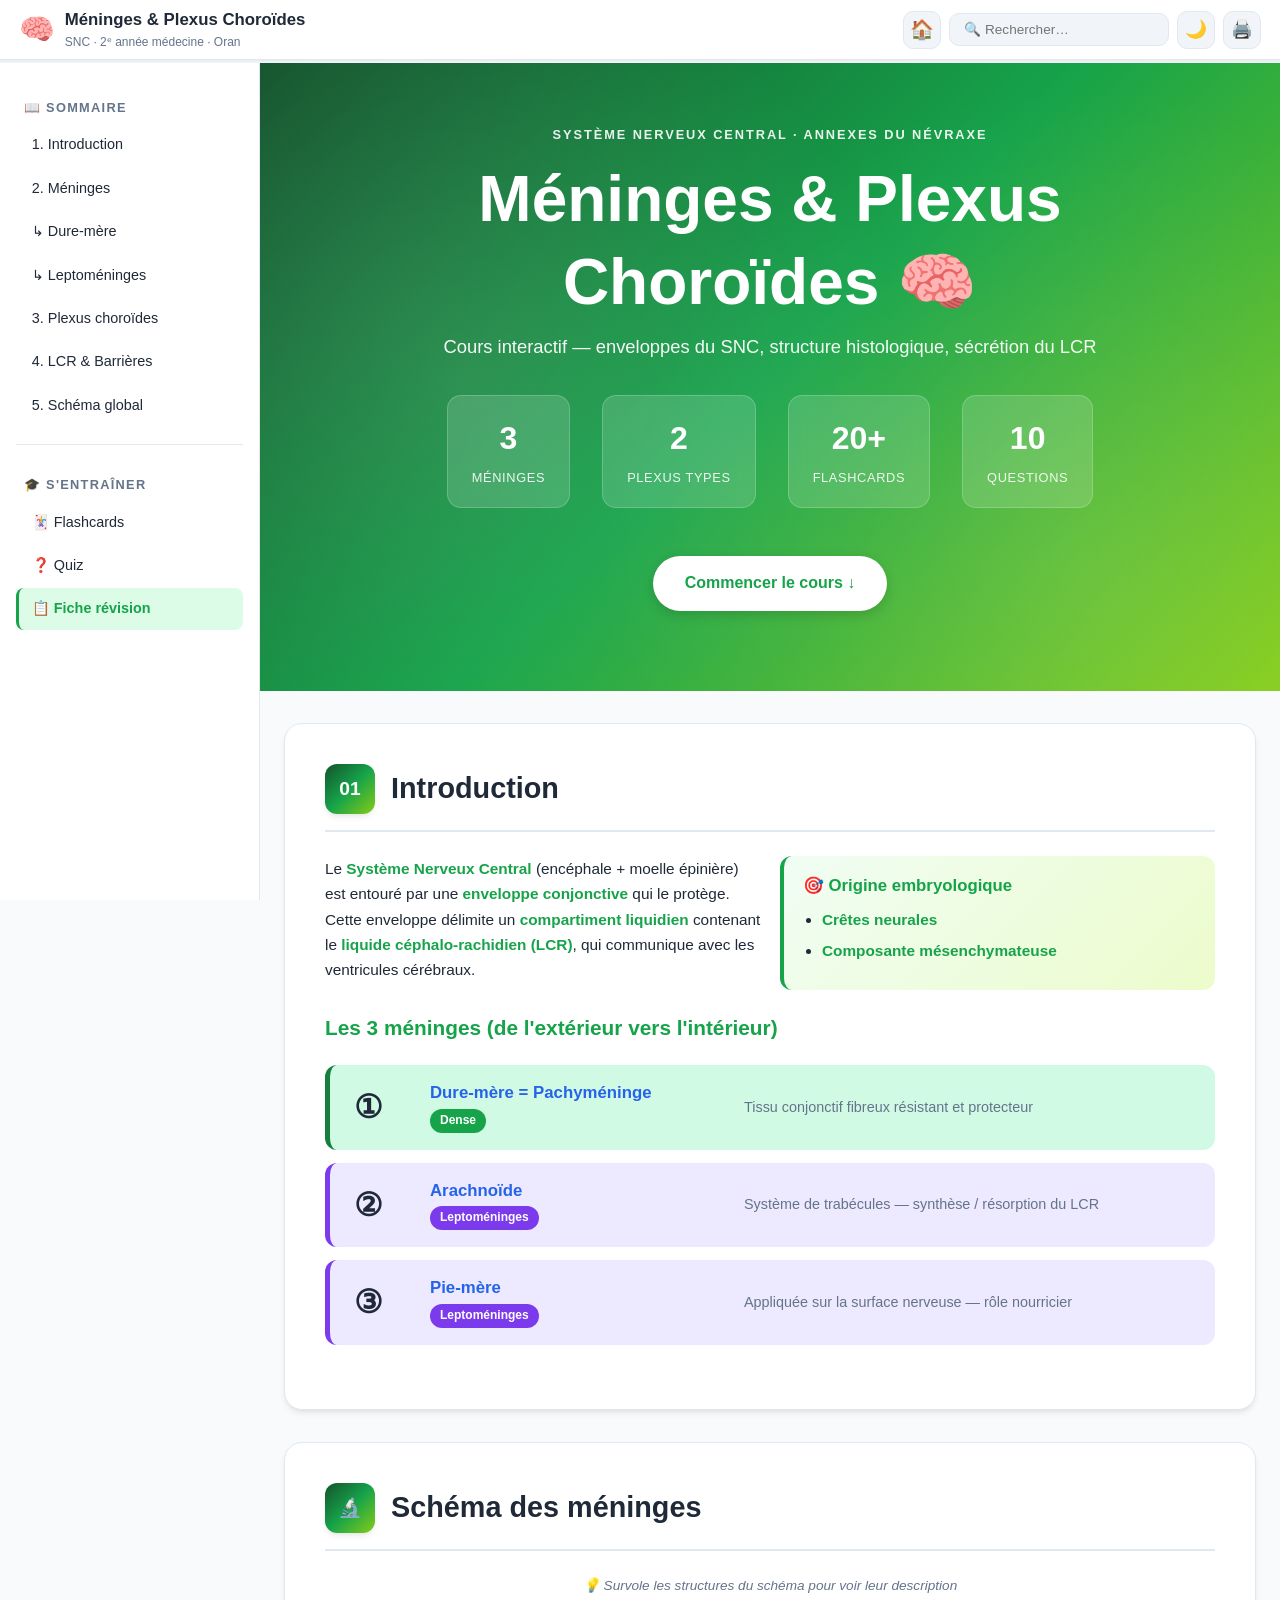
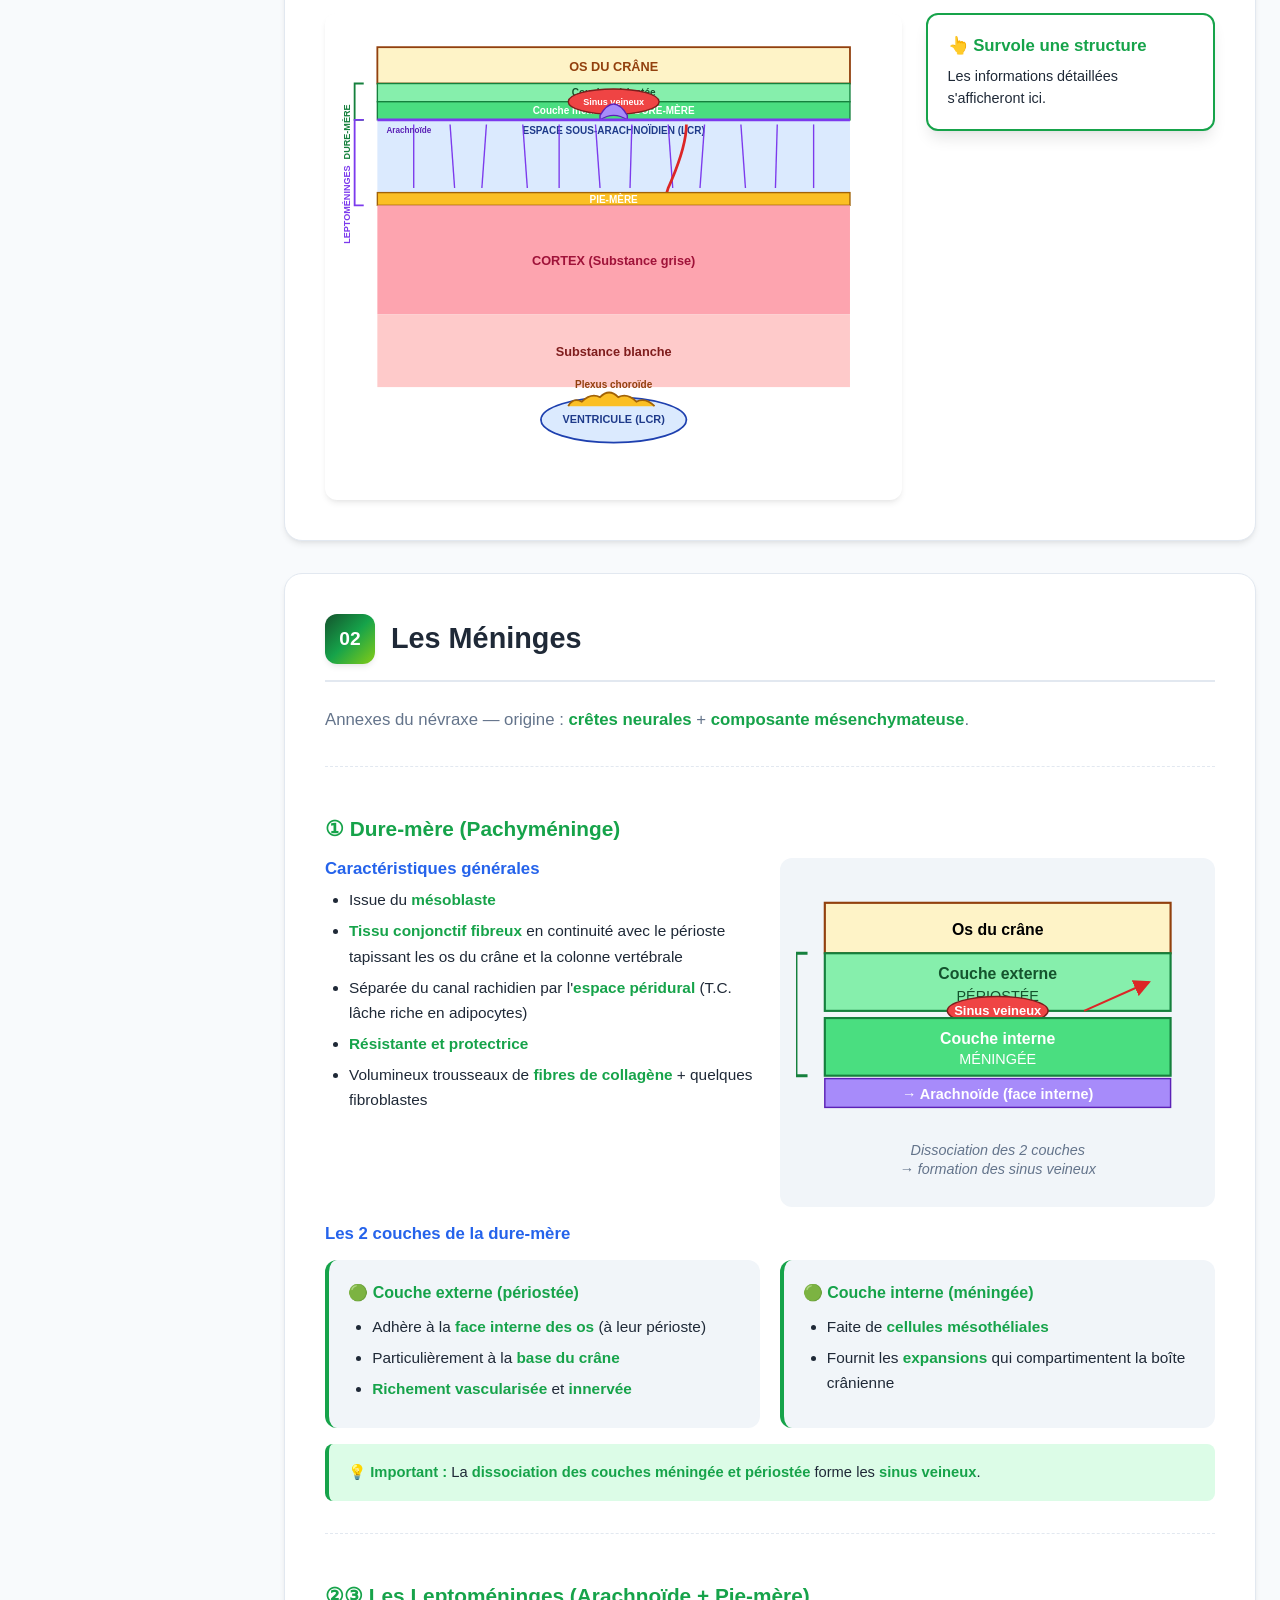
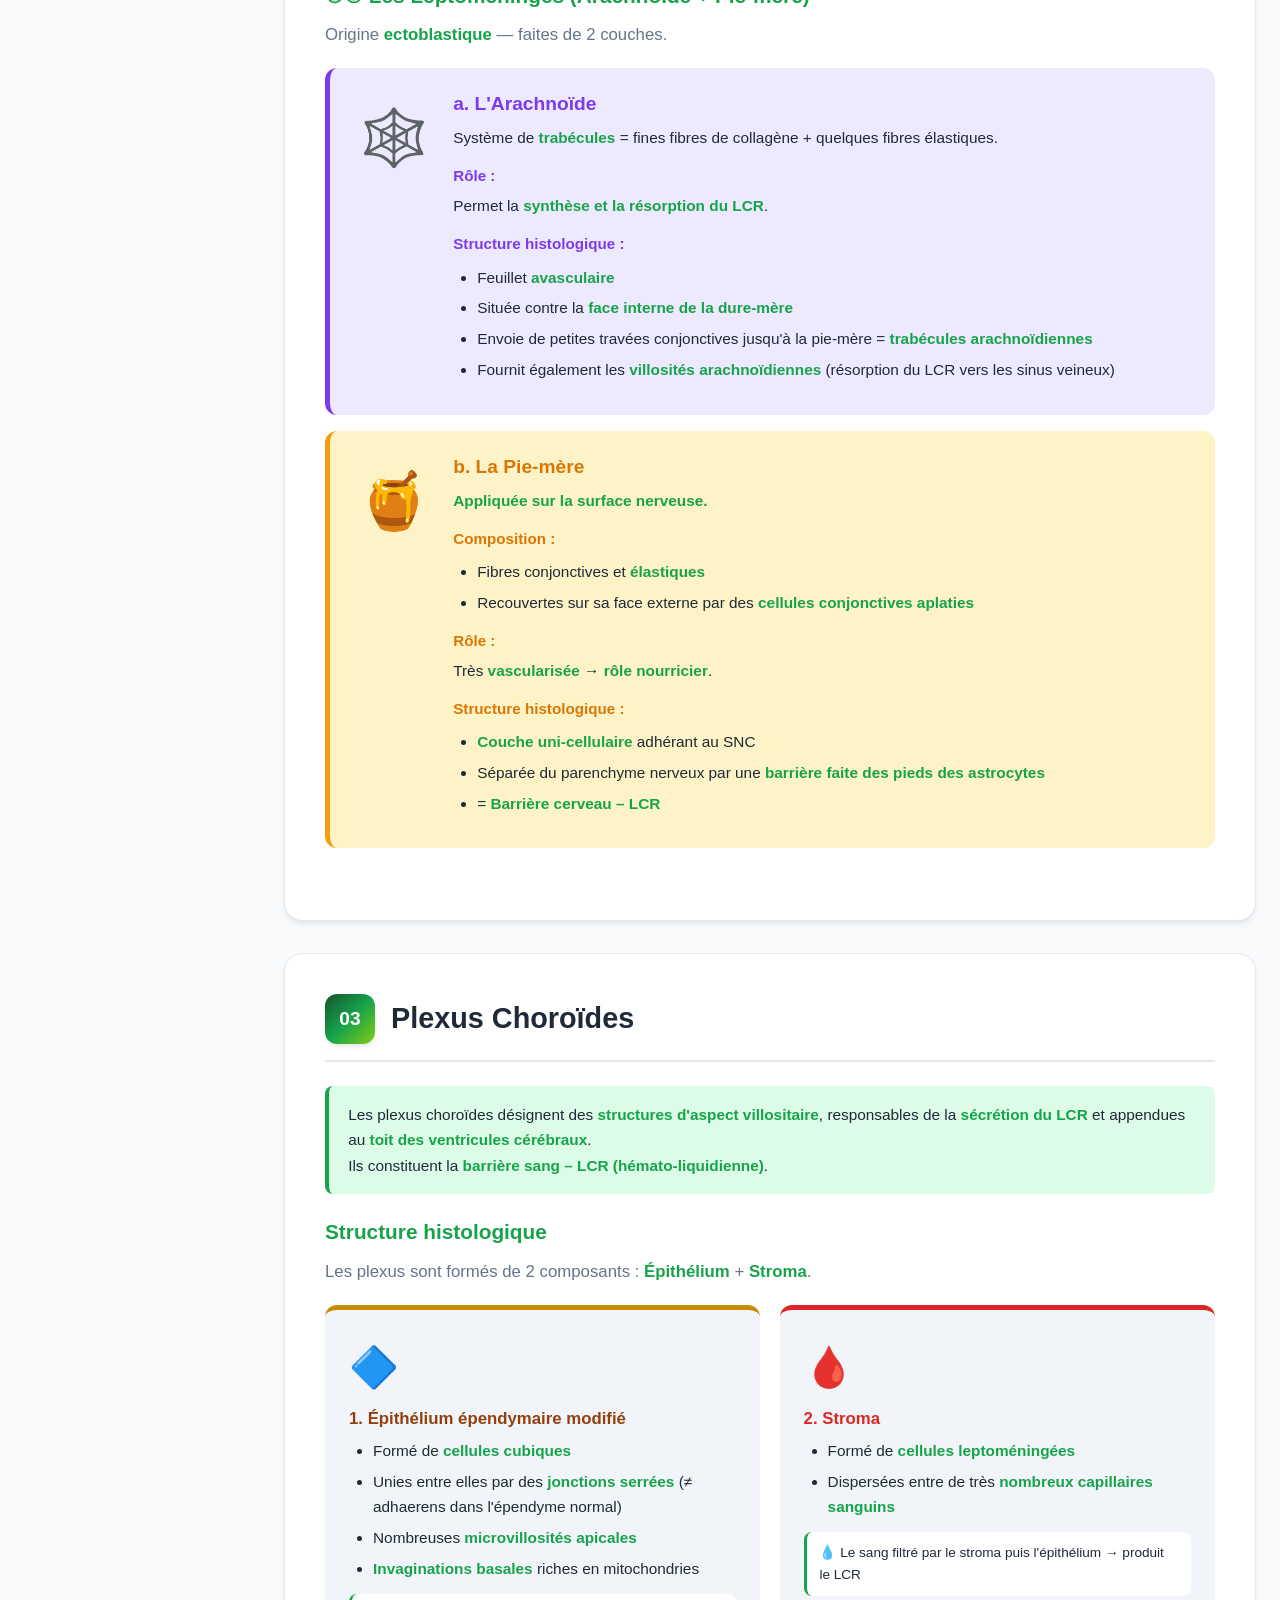
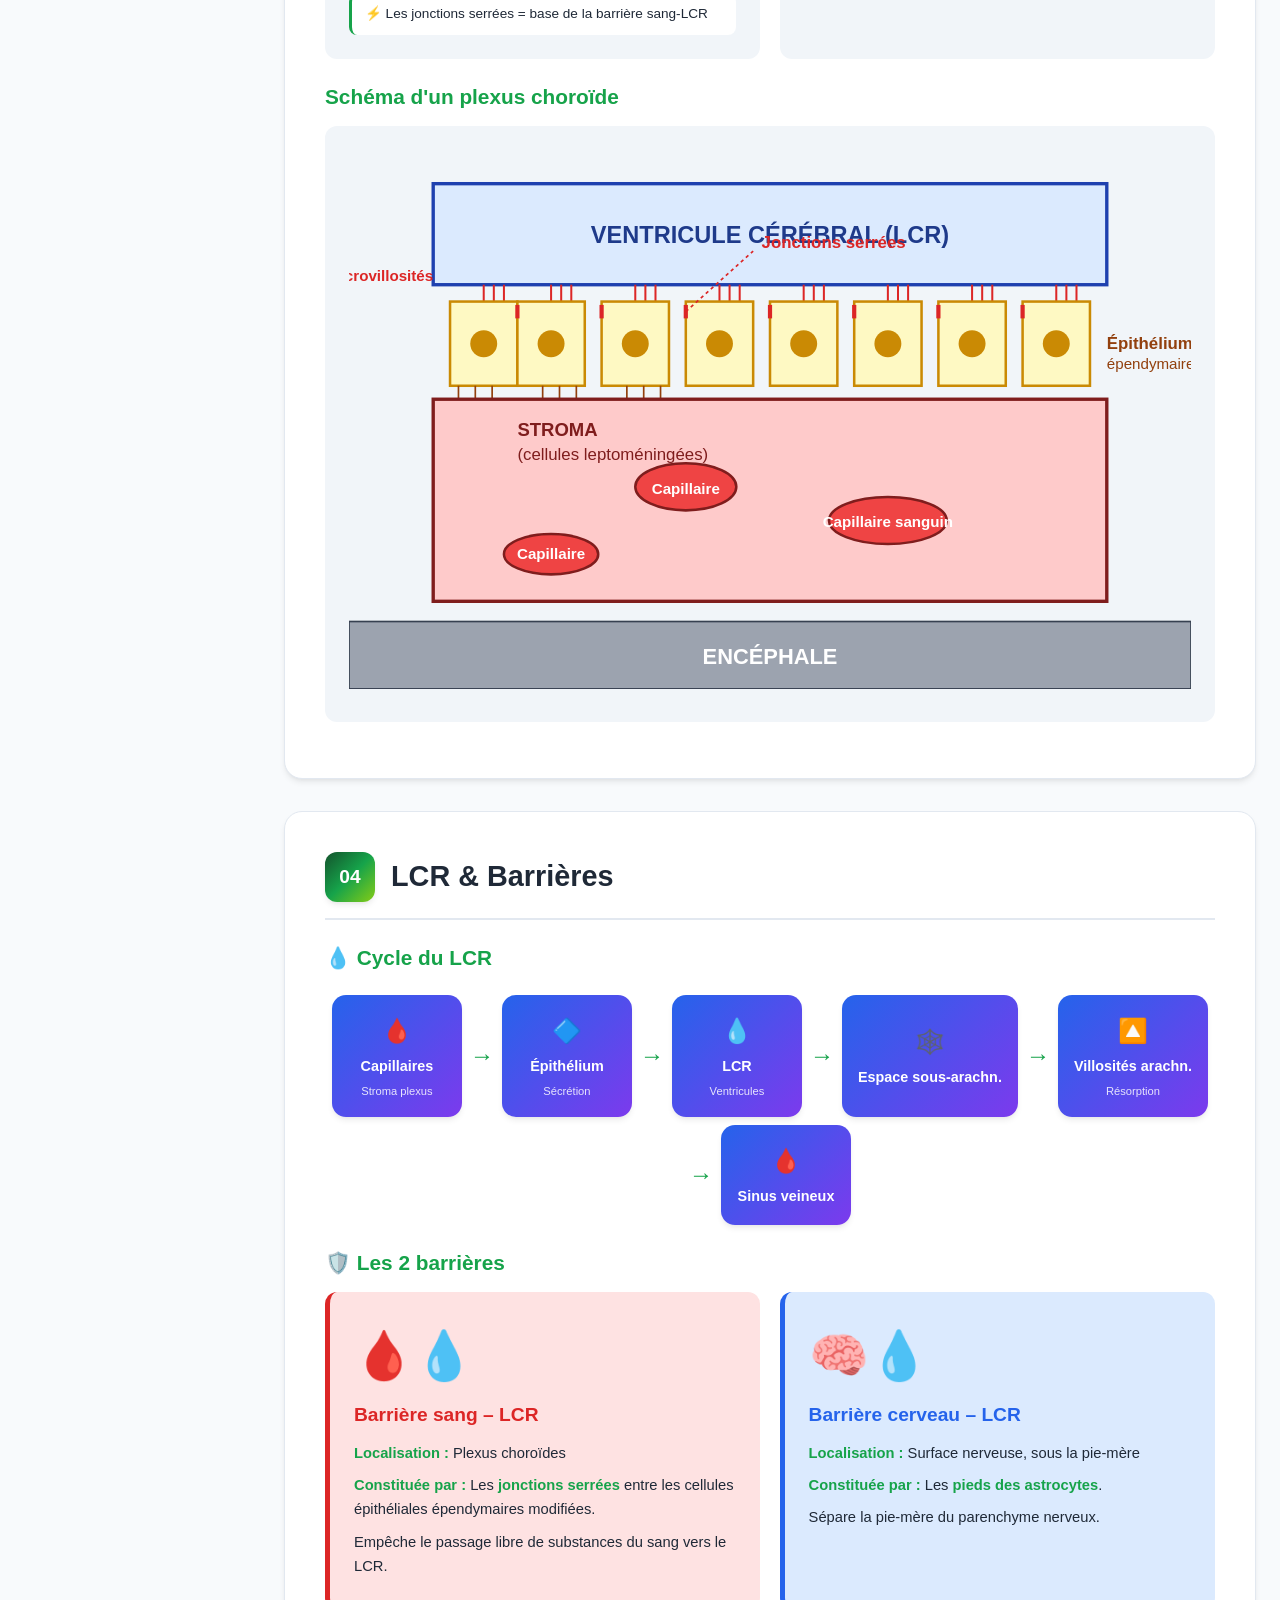
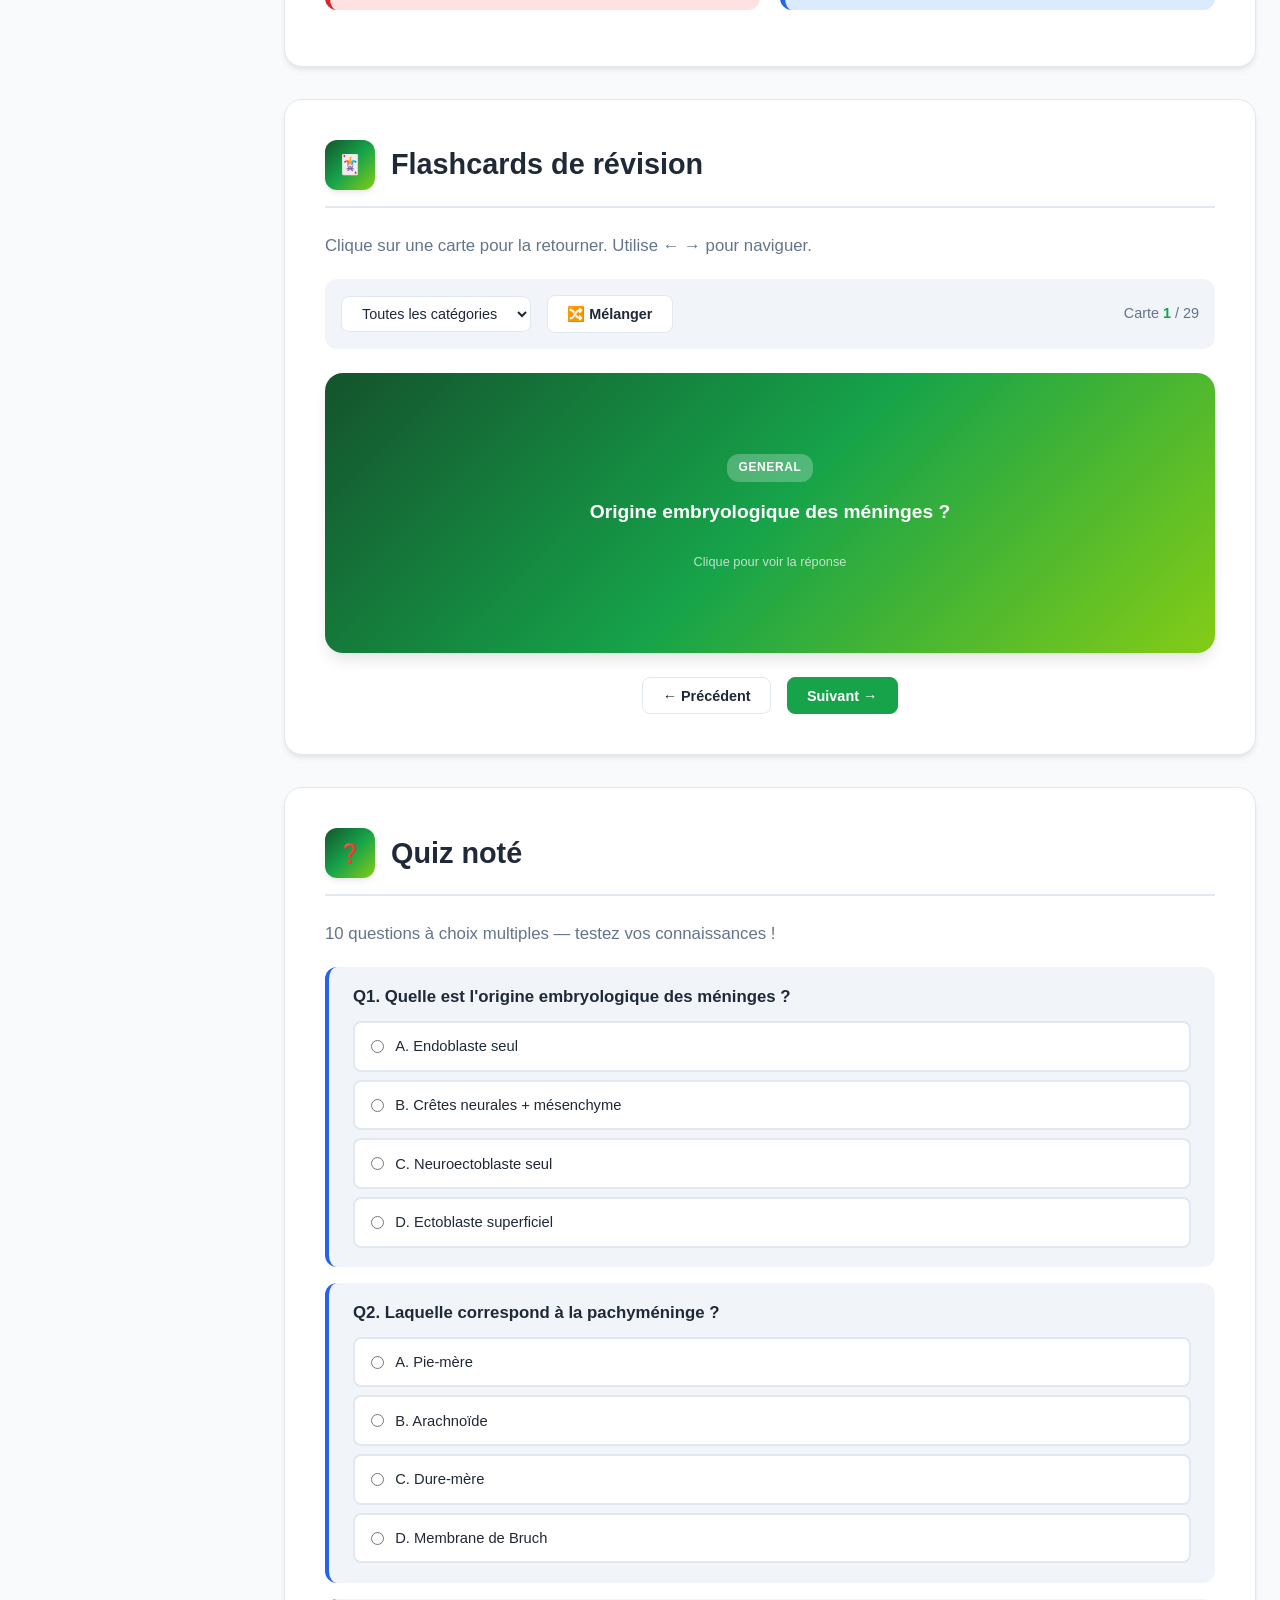
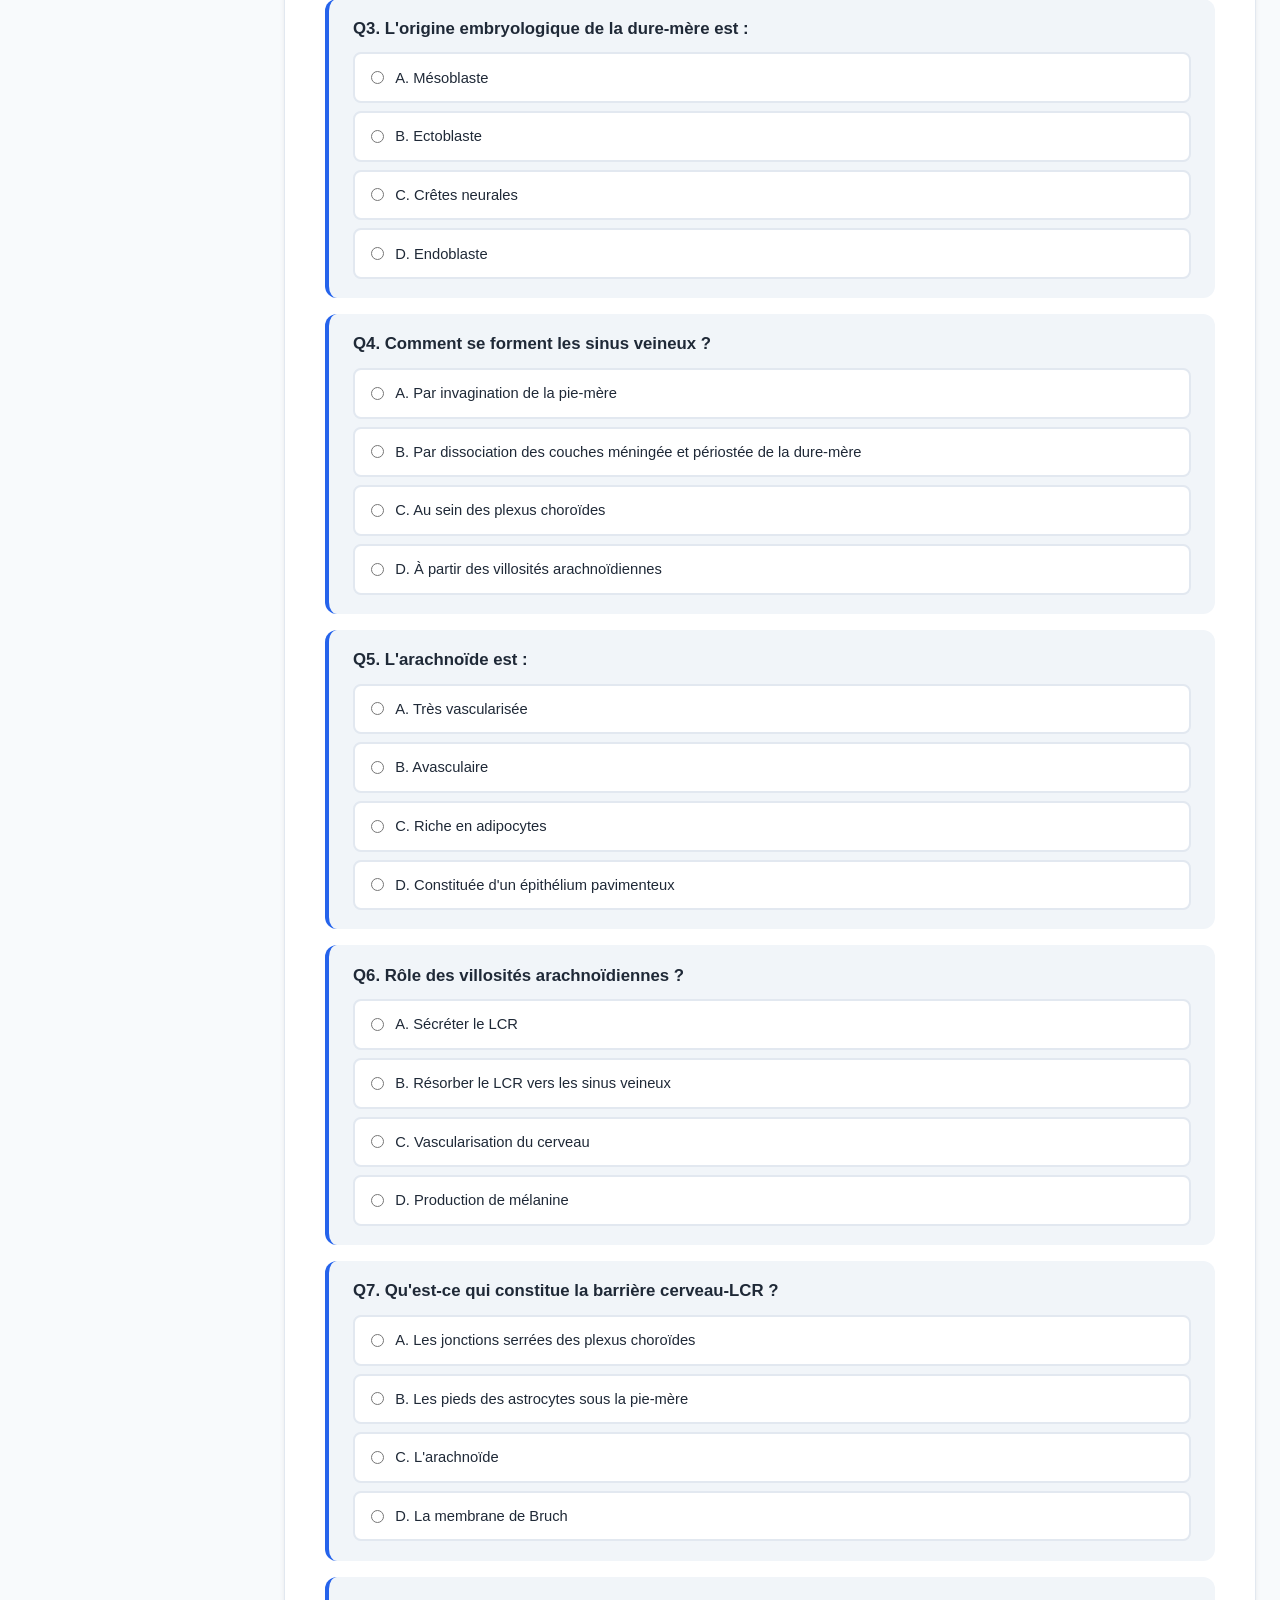
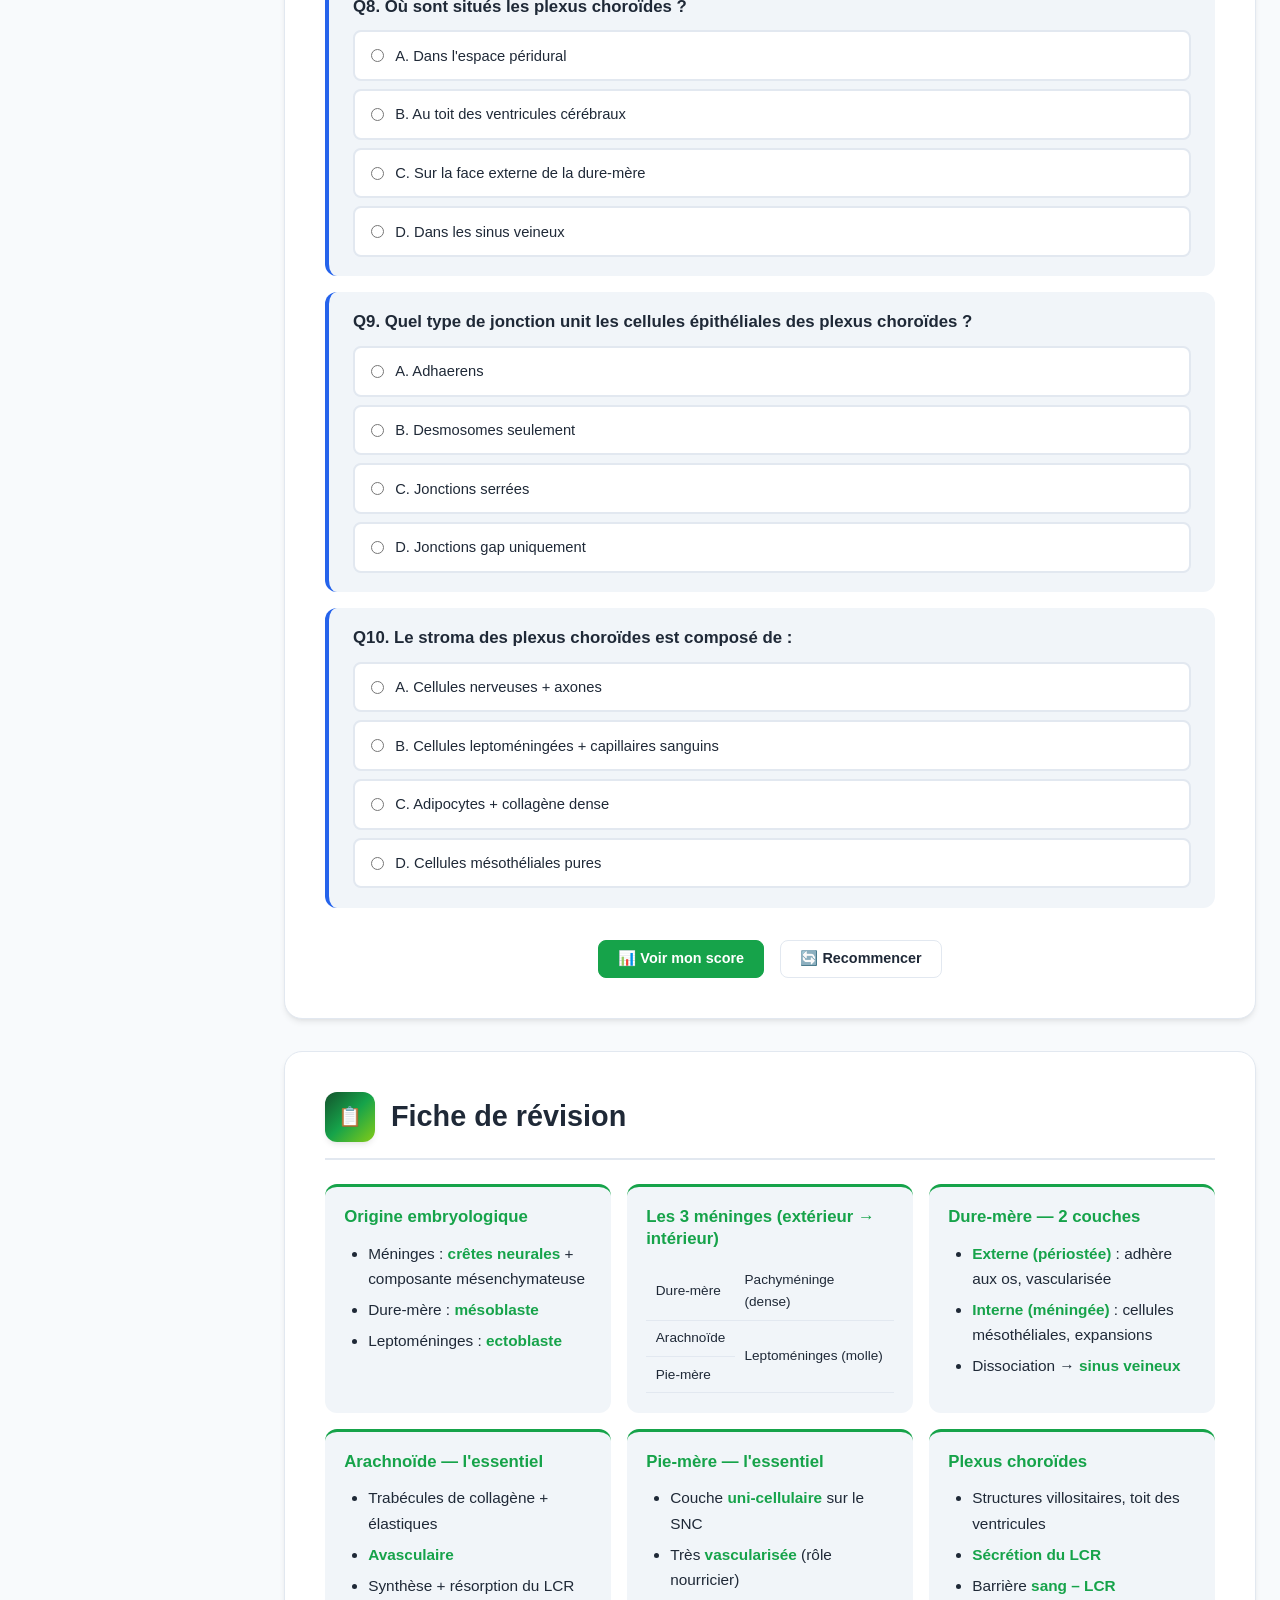
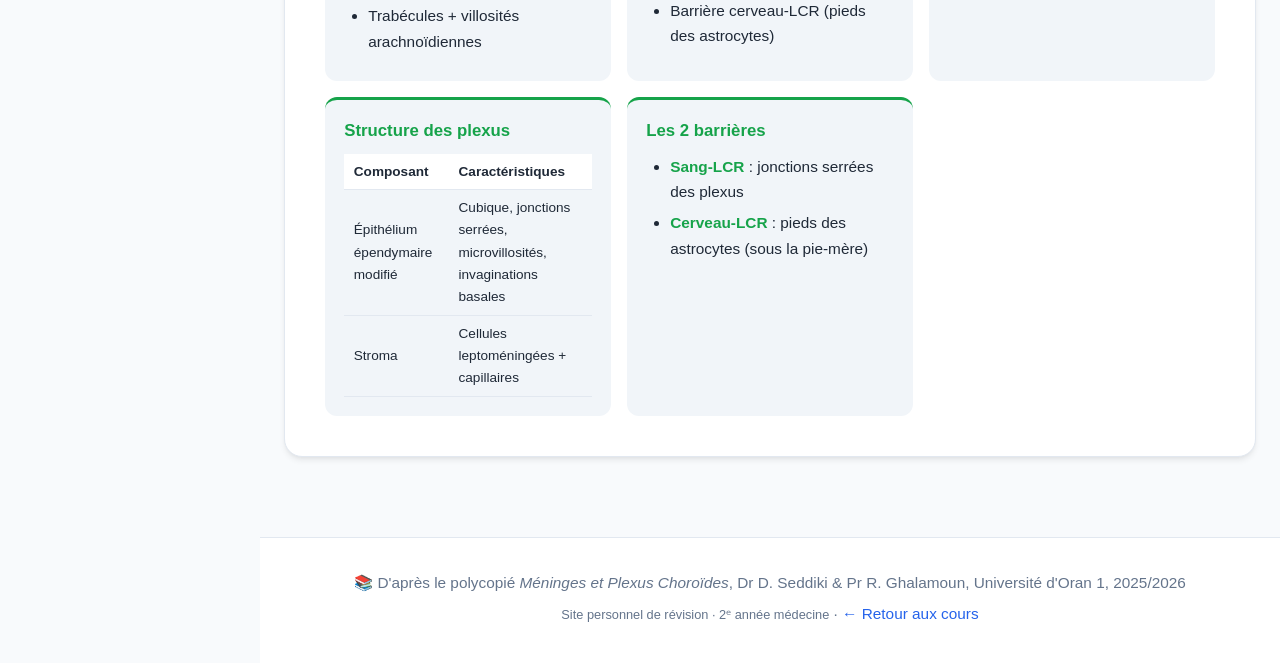
<file: meninges/index.html>
<!DOCTYPE html>
<html lang="fr">
<head>
<meta charset="UTF-8" />
<meta name="viewport" content="width=device-width, initial-scale=1.0" />
<!-- Security headers (via meta — GitHub Pages can't set HTTP headers) -->
<meta http-equiv="Content-Security-Policy" content="default-src 'self'; script-src 'self'; style-src 'self' 'unsafe-inline' https://fonts.googleapis.com; font-src 'self' https://fonts.gstatic.com; img-src 'self' data:; connect-src 'self'; frame-ancestors 'none'; form-action 'self'; base-uri 'self'; object-src 'none'; upgrade-insecure-requests">
<meta http-equiv="X-Content-Type-Options" content="nosniff">
<meta name="referrer" content="strict-origin-when-cross-origin">
<meta name="robots" content="index, follow">
<meta http-equiv="Permissions-Policy" content="geolocation=(), microphone=(), camera=(), payment=(), usb=(), magnetometer=(), gyroscope=(), accelerometer=()">
<title>Méninges &amp; Plexus Choroïdes — Cours interactif</title>
<link rel="stylesheet" href="../shared.css" />
<link rel="stylesheet" href="meninges.css" />
<link rel="preconnect" href="https://fonts.googleapis.com">
<link rel="preconnect" href="https://fonts.gstatic.com" crossorigin>
<link href="https://fonts.googleapis.com/css2?family=Inter:wght@400;500;600;700;800&family=Poppins:wght@600;700;800&display=swap" rel="stylesheet">
</head>
<body data-course="meninges">

<!-- TOPBAR -->
<header class="topbar">
  <button id="menuToggle" class="icon-btn" aria-label="Menu">☰</button>
  <a href="../index.html" class="brand brand-link">
    <span class="brand-logo">🧠</span>
    <div>
      <strong>Méninges &amp; Plexus Choroïdes</strong>
      <small>SNC · 2ᵉ année médecine · Oran</small>
    </div>
  </a>
  <div class="topbar-actions">
    <a href="../index.html" class="icon-btn home-btn" title="Retour aux cours">🏠</a>
    <input type="search" id="searchInput" placeholder="🔍 Rechercher…" />
    <button id="themeToggle" class="icon-btn" aria-label="Thème">🌙</button>
    <button id="printBtn" class="icon-btn" aria-label="Imprimer">🖨️</button>
  </div>
</header>

<div class="progress-container"><div id="progressBar" class="progress-bar"></div></div>

<!-- SIDEBAR -->
<aside id="sidebar" class="sidebar">
  <nav>
    <h4>📖 Sommaire</h4>
    <a href="#intro">1. Introduction</a>
    <a href="#meninges">2. Méninges</a>
    <a href="#dure-mere">↳ Dure-mère</a>
    <a href="#leptomeninges">↳ Leptoméninges</a>
    <a href="#plexus">3. Plexus choroïdes</a>
    <a href="#lcr">4. LCR &amp; Barrières</a>
    <a href="#schema">5. Schéma global</a>
    <hr/>
    <h4>🎓 S'entraîner</h4>
    <a href="#flashcards">🃏 Flashcards</a>
    <a href="#quiz">❓ Quiz</a>
    <a href="#fiche">📋 Fiche révision</a>
  </nav>
</aside>

<!-- HERO -->
<section class="hero">
  <div class="hero-bg"></div>
  <div class="hero-inner">
    <p class="kicker">Système Nerveux Central · Annexes du névraxe</p>
    <h1>Méninges &amp; Plexus Choroïdes <span class="eye-emoji">🧠</span></h1>
    <p class="subtitle">Cours interactif — enveloppes du SNC, structure histologique, sécrétion du LCR</p>
    <div class="hero-stats">
      <div><strong>3</strong><span>méninges</span></div>
      <div><strong>2</strong><span>plexus types</span></div>
      <div><strong>20+</strong><span>flashcards</span></div>
      <div><strong>10</strong><span>questions</span></div>
    </div>
    <a href="#intro" class="cta">Commencer le cours ↓</a>
  </div>
</section>

<main>

<!-- INTRO -->
<section id="intro" class="card" data-section>
  <div class="section-header">
    <span class="section-num">01</span>
    <h2>Introduction</h2>
  </div>

  <div class="grid-2">
    <div>
      <p>Le <strong>Système Nerveux Central</strong> (encéphale + moelle épinière) est entouré par une <strong>enveloppe conjonctive</strong> qui le protège.</p>
      <p>Cette enveloppe délimite un <strong>compartiment liquidien</strong> contenant le <strong>liquide céphalo-rachidien (LCR)</strong>, qui communique avec les ventricules cérébraux.</p>
    </div>
    <div class="key-points">
      <h4>🎯 Origine embryologique</h4>
      <ul>
        <li><strong>Crêtes neurales</strong></li>
        <li><strong>Composante mésenchymateuse</strong></li>
      </ul>
    </div>
  </div>

  <h3>Les 3 méninges (de l'extérieur vers l'intérieur)</h3>
  <div class="meninges-overview">
    <div class="meninge-row pachy">
      <div class="meninge-num">①</div>
      <div class="meninge-info">
        <h4>Dure-mère = Pachyméninge</h4>
        <span class="badge">Dense</span>
      </div>
      <div class="meninge-desc">Tissu conjonctif fibreux résistant et protecteur</div>
    </div>
    <div class="meninge-row lepto">
      <div class="meninge-num">②</div>
      <div class="meninge-info">
        <h4>Arachnoïde</h4>
        <span class="badge soft">Leptoméninges</span>
      </div>
      <div class="meninge-desc">Système de trabécules — synthèse / résorption du LCR</div>
    </div>
    <div class="meninge-row lepto">
      <div class="meninge-num">③</div>
      <div class="meninge-info">
        <h4>Pie-mère</h4>
        <span class="badge soft">Leptoméninges</span>
      </div>
      <div class="meninge-desc">Appliquée sur la surface nerveuse — rôle nourricier</div>
    </div>
  </div>
</section>

<!-- SCHEMA GLOBAL ANATOMIQUE -->
<section id="schema" class="card" data-section>
  <div class="section-header">
    <span class="section-num">🔬</span>
    <h2>Schéma des méninges</h2>
  </div>

  <p class="hint">💡 Survole les structures du schéma pour voir leur description</p>

  <div class="eye-interactive">
    <svg viewBox="0 0 600 500" class="eye-svg meninges-svg" xmlns="http://www.w3.org/2000/svg">
      <!-- OS du crâne -->
      <rect x="40" y="20" width="520" height="40" fill="#fef3c7" stroke="#92400e" stroke-width="2" data-label="Os du crâne" data-info="Boîte crânienne — la dure-mère adhère à sa face interne par sa couche périostée." />
      <text x="300" y="46" text-anchor="middle" font-size="14" font-weight="700" fill="#92400e">OS DU CRÂNE</text>

      <!-- Couche périostée -->
      <rect x="40" y="60" width="520" height="20" fill="#86efac" stroke="#15803d" stroke-width="1.5" data-label="Couche périostée (dure-mère externe)" data-info="Adhère au périoste des os du crâne. Richement vascularisée et innervée." />
      <text x="300" y="74" text-anchor="middle" font-size="11" font-weight="600" fill="#14532d">Couche périostée</text>

      <!-- Couche méningée -->
      <rect x="40" y="80" width="520" height="20" fill="#4ade80" stroke="#15803d" stroke-width="1.5" data-label="Couche méningée (dure-mère interne)" data-info="Cellules mésothéliales. Fournit les expansions qui compartimentent la boîte crânienne." />
      <text x="300" y="94" text-anchor="middle" font-size="11" font-weight="600" fill="white">Couche méningée → DURE-MÈRE</text>

      <!-- Sinus veineux -->
      <ellipse cx="300" cy="80" rx="50" ry="14" fill="#ef4444" stroke="#7f1d1d" stroke-width="1.5" data-label="Sinus veineux" data-info="Formé par la dissociation des couches méningée et périostée de la dure-mère." />
      <text x="300" y="84" text-anchor="middle" font-size="10" font-weight="700" fill="white">Sinus veineux</text>

      <!-- Villosité arachnoïdienne -->
      <path d="M 285 100 Q 300 90 315 100 L 315 95 Q 300 70 285 95 Z" fill="#a78bfa" stroke="#5b21b6" stroke-width="1.5" data-label="Villosité arachnoïdienne" data-info="Fournie par l'arachnoïde — site de résorption du LCR vers les sinus veineux." />

      <!-- Espace sous-arachnoïdien -->
      <rect x="40" y="100" width="520" height="80" fill="#dbeafe" data-label="Espace sous-arachnoïdien" data-info="Contient le LCR. Traversé par les trabécules arachnoïdiennes." />
      <text x="300" y="115" text-anchor="middle" font-size="11" font-weight="700" fill="#1e3a8a">ESPACE SOUS-ARACHNOÏDIEN (LCR)</text>

      <!-- Trabécules arachnoïdiennes -->
      <g stroke="#7c3aed" stroke-width="1.5" fill="none" data-label="Trabécules arachnoïdiennes" data-info="Petites travées conjonctives reliant l'arachnoïde à la pie-mère.">
        <line x1="80" y1="105" x2="80" y2="175"/>
        <line x1="120" y1="105" x2="125" y2="175"/>
        <line x1="160" y1="105" x2="155" y2="175"/>
        <line x1="200" y1="105" x2="205" y2="175"/>
        <line x1="240" y1="105" x2="240" y2="175"/>
        <line x1="280" y1="105" x2="285" y2="175"/>
        <line x1="320" y1="105" x2="318" y2="175"/>
        <line x1="360" y1="105" x2="365" y2="175"/>
        <line x1="400" y1="105" x2="395" y2="175"/>
        <line x1="440" y1="105" x2="445" y2="175"/>
        <line x1="480" y1="105" x2="478" y2="175"/>
        <line x1="520" y1="105" x2="520" y2="175"/>
      </g>

      <!-- Membrane arachnoïde (au sommet) -->
      <line x1="40" y1="100" x2="560" y2="100" stroke="#7c3aed" stroke-width="3" data-label="Membrane arachnoïde" data-info="Feuillet avasculaire collé à la face interne de la dure-mère." />
      <text x="50" y="114" font-size="9" fill="#5b21b6" font-weight="700">Arachnoïde</text>

      <!-- Artère traversant -->
      <path d="M 380 105 Q 380 130 360 175 Q 350 200 360 280" stroke="#dc2626" stroke-width="3" fill="none" data-label="Artère cérébrale" data-info="Pénètre dans le parenchyme nerveux à travers l'espace sous-arachnoïdien." />

      <!-- Pie-mère -->
      <rect x="40" y="180" width="520" height="14" fill="#fbbf24" stroke="#a16207" stroke-width="1.5" data-label="Pie-mère" data-info="Couche uni-cellulaire adhérant au SNC. Très vascularisée — rôle nourricier. Séparée du parenchyme par les pieds des astrocytes (barrière cerveau-LCR)." />
      <text x="300" y="191" text-anchor="middle" font-size="11" font-weight="700" fill="white">PIE-MÈRE</text>

      <!-- Cortex (substance grise) -->
      <rect x="40" y="194" width="520" height="120" fill="#fda4af" data-label="Cortex cérébral (substance grise)" data-info="Tissu nerveux adjacent à la pie-mère, contient les corps cellulaires des neurones." />
      <text x="300" y="260" text-anchor="middle" font-size="14" font-weight="700" fill="#9f1239">CORTEX (Substance grise)</text>

      <!-- Substance blanche -->
      <rect x="40" y="314" width="520" height="80" fill="#fecaca" data-label="Substance blanche" data-info="Fibres myélinisées sous le cortex cérébral." />
      <text x="300" y="360" text-anchor="middle" font-size="14" font-weight="700" fill="#7f1d1d">Substance blanche</text>

      <!-- Ventricule + plexus choroïde -->
      <ellipse cx="300" cy="430" rx="80" ry="25" fill="#dbeafe" stroke="#1e40af" stroke-width="2" data-label="Ventricule cérébral" data-info="Cavité contenant le LCR sécrété par les plexus choroïdes." />
      <text x="300" y="434" text-anchor="middle" font-size="12" font-weight="700" fill="#1e3a8a">VENTRICULE (LCR)</text>

      <!-- Plexus choroïde villeux -->
      <g data-label="Plexus choroïde" data-info="Structures villositaires appendues au toit des ventricules. Sécrètent le LCR. Constituent la barrière sang-LCR.">
        <path d="M 250 415 Q 255 405 265 410 Q 275 400 285 405 Q 295 395 305 405 Q 315 400 325 410 Q 335 405 345 415" 
              stroke="#a16207" stroke-width="2" fill="#fbbf24"/>
      </g>
      <text x="300" y="395" text-anchor="middle" font-size="11" font-weight="700" fill="#92400e">Plexus choroïde</text>

      <!-- Légende dure-mère bracket -->
      <path d="M 25 60 L 15 60 L 15 100 L 25 100" stroke="#15803d" stroke-width="2" fill="none"/>
      <text x="10" y="83" text-anchor="end" font-size="10" font-weight="700" fill="#15803d" transform="rotate(-90 10 83)">DURE-MÈRE</text>

      <!-- Légende leptoméninges bracket -->
      <path d="M 25 100 L 15 100 L 15 194 L 25 194" stroke="#7c3aed" stroke-width="2" fill="none"/>
      <text x="10" y="150" text-anchor="end" font-size="10" font-weight="700" fill="#7c3aed" transform="rotate(-90 10 150)">LEPTOMÉNINGES</text>
    </svg>

    <div class="info-panel" id="eyeInfoPanel">
      <h4>👆 Survole une structure</h4>
      <p>Les informations détaillées s'afficheront ici.</p>
    </div>
  </div>
</section>

<!-- MENINGES -->
<section id="meninges" class="card" data-section>
  <div class="section-header">
    <span class="section-num">02</span>
    <h2>Les Méninges</h2>
  </div>

  <p class="lead">Annexes du névraxe — origine : <strong>crêtes neurales</strong> + <strong>composante mésenchymateuse</strong>.</p>

  <!-- DURE-MERE -->
  <div id="dure-mere" class="subsection">
    <h3>① Dure-mère (Pachyméninge)</h3>

    <div class="grid-2">
      <div>
        <h4>Caractéristiques générales</h4>
        <ul>
          <li>Issue du <strong>mésoblaste</strong></li>
          <li><strong>Tissu conjonctif fibreux</strong> en continuité avec le périoste tapissant les os du crâne et la colonne vertébrale</li>
          <li>Séparée du canal rachidien par l'<strong>espace péridural</strong> (T.C. lâche riche en adipocytes)</li>
          <li><strong>Résistante et protectrice</strong></li>
          <li>Volumineux trousseaux de <strong>fibres de collagène</strong> + quelques fibroblastes</li>
        </ul>
      </div>
      <div class="dure-svg">
        <svg viewBox="0 0 280 220" xmlns="http://www.w3.org/2000/svg">
          <!-- Os crâne -->
          <rect x="20" y="20" width="240" height="35" fill="#fef3c7" stroke="#92400e" stroke-width="1.5"/>
          <text x="140" y="42" text-anchor="middle" font-size="11" font-weight="600">Os du crâne</text>

          <!-- Couche périostée -->
          <rect x="20" y="55" width="240" height="40" fill="#86efac" stroke="#15803d" stroke-width="1.5"/>
          <text x="140" y="73" text-anchor="middle" font-size="11" font-weight="700" fill="#14532d">Couche externe</text>
          <text x="140" y="88" text-anchor="middle" font-size="10" fill="#14532d">PÉRIOSTÉE</text>

          <!-- Sinus veineux entre les 2 -->
          <ellipse cx="140" cy="95" rx="35" ry="10" fill="#ef4444" stroke="#7f1d1d"/>
          <text x="140" y="98" text-anchor="middle" font-size="9" font-weight="700" fill="white">Sinus veineux</text>

          <!-- Couche méningée -->
          <rect x="20" y="100" width="240" height="40" fill="#4ade80" stroke="#15803d" stroke-width="1.5"/>
          <text x="140" y="118" text-anchor="middle" font-size="11" font-weight="700" fill="white">Couche interne</text>
          <text x="140" y="132" text-anchor="middle" font-size="10" fill="white">MÉNINGÉE</text>

          <!-- Arachnoïde -->
          <rect x="20" y="142" width="240" height="20" fill="#a78bfa" stroke="#5b21b6"/>
          <text x="140" y="156" text-anchor="middle" font-size="10" font-weight="600" fill="white">→ Arachnoïde (face interne)</text>

          <!-- Bracket -->
          <path d="M 8 55 L 0 55 L 0 140 L 8 140" stroke="#15803d" stroke-width="2" fill="none"/>
          <text x="-25" y="100" text-anchor="middle" font-size="11" font-weight="700" fill="#15803d" transform="rotate(-90 -25 100)">DURE-MÈRE</text>

          <!-- Arrow pointing to sinus -->
          <path d="M 200 95 L 245 75" stroke="#dc2626" stroke-width="1.5" fill="none" marker-end="url(#arr-dure)"/>
          <defs><marker id="arr-dure" markerWidth="8" markerHeight="8" refX="7" refY="4" orient="auto"><path d="M0,0 L8,4 L0,8 Z" fill="#dc2626"/></marker></defs>

          <text x="140" y="195" text-anchor="middle" font-size="10" font-style="italic" fill="#64748b">Dissociation des 2 couches</text>
          <text x="140" y="208" text-anchor="middle" font-size="10" font-style="italic" fill="#64748b">→ formation des sinus veineux</text>
        </svg>
      </div>
    </div>

    <h4>Les 2 couches de la dure-mère</h4>
    <div class="grid-2">
      <div class="dure-layer-card">
        <h5>🟢 Couche externe (périostée)</h5>
        <ul>
          <li>Adhère à la <strong>face interne des os</strong> (à leur périoste)</li>
          <li>Particulièrement à la <strong>base du crâne</strong></li>
          <li><strong>Richement vascularisée</strong> et <strong>innervée</strong></li>
        </ul>
      </div>
      <div class="dure-layer-card">
        <h5>🟢 Couche interne (méningée)</h5>
        <ul>
          <li>Faite de <strong>cellules mésothéliales</strong></li>
          <li>Fournit les <strong>expansions</strong> qui compartimentent la boîte crânienne</li>
        </ul>
      </div>
    </div>

    <div class="info-box accent-box">
      <strong>💡 Important :</strong> La <strong>dissociation des couches méningée et périostée</strong> forme les <strong>sinus veineux</strong>.
    </div>
  </div>

  <!-- LEPTOMENINGES -->
  <div id="leptomeninges" class="subsection">
    <h3>②③ Les Leptoméninges (Arachnoïde + Pie-mère)</h3>
    <p class="lead">Origine <strong>ectoblastique</strong> — faites de 2 couches.</p>

    <div class="lepto-card arachnoide-card">
      <div class="lepto-icon">🕸️</div>
      <div>
        <h4>a. L'Arachnoïde</h4>
        <p>Système de <strong>trabécules</strong> = fines fibres de collagène + quelques fibres élastiques.</p>
        <h5>Rôle :</h5>
        <p>Permet la <strong>synthèse et la résorption du LCR</strong>.</p>
        <h5>Structure histologique :</h5>
        <ul>
          <li>Feuillet <strong>avasculaire</strong></li>
          <li>Située contre la <strong>face interne de la dure-mère</strong></li>
          <li>Envoie de petites travées conjonctives jusqu'à la pie-mère = <strong>trabécules arachnoïdiennes</strong></li>
          <li>Fournit également les <strong>villosités arachnoïdiennes</strong> (résorption du LCR vers les sinus veineux)</li>
        </ul>
      </div>
    </div>

    <div class="lepto-card piemere-card">
      <div class="lepto-icon">🍯</div>
      <div>
        <h4>b. La Pie-mère</h4>
        <p><strong>Appliquée sur la surface nerveuse.</strong></p>
        <h5>Composition :</h5>
        <ul>
          <li>Fibres conjonctives et <strong>élastiques</strong></li>
          <li>Recouvertes sur sa face externe par des <strong>cellules conjonctives aplaties</strong></li>
        </ul>
        <h5>Rôle :</h5>
        <p>Très <strong>vascularisée</strong> → <strong>rôle nourricier</strong>.</p>
        <h5>Structure histologique :</h5>
        <ul>
          <li><strong>Couche uni-cellulaire</strong> adhérant au SNC</li>
          <li>Séparée du parenchyme nerveux par une <strong>barrière faite des pieds des astrocytes</strong></li>
          <li>= <strong>Barrière cerveau – LCR</strong></li>
        </ul>
      </div>
    </div>
  </div>
</section>

<!-- PLEXUS CHOROIDES -->
<section id="plexus" class="card" data-section>
  <div class="section-header">
    <span class="section-num">03</span>
    <h2>Plexus Choroïdes</h2>
  </div>

  <div class="info-box accent-box">
    <p>Les plexus choroïdes désignent des <strong>structures d'aspect villositaire</strong>, responsables de la <strong>sécrétion du LCR</strong> et appendues au <strong>toit des ventricules cérébraux</strong>.</p>
    <p>Ils constituent la <strong>barrière sang – LCR (hémato-liquidienne)</strong>.</p>
  </div>

  <h3>Structure histologique</h3>
  <p class="lead">Les plexus sont formés de 2 composants : <strong>Épithélium</strong> + <strong>Stroma</strong>.</p>

  <div class="grid-2">
    <div class="plexus-component epithel-card">
      <div class="component-icon">🔷</div>
      <h4>1. Épithélium épendymaire modifié</h4>
      <ul>
        <li>Formé de <strong>cellules cubiques</strong></li>
        <li>Unies entre elles par des <strong>jonctions serrées</strong> (≠ adhaerens dans l'épendyme normal)</li>
        <li>Nombreuses <strong>microvillosités apicales</strong></li>
        <li><strong>Invaginations basales</strong> riches en mitochondries</li>
      </ul>
      <p class="info-mini">⚡ Les jonctions serrées = base de la barrière sang-LCR</p>
    </div>

    <div class="plexus-component stroma-card">
      <div class="component-icon">🩸</div>
      <h4>2. Stroma</h4>
      <ul>
        <li>Formé de <strong>cellules leptoméningées</strong></li>
        <li>Dispersées entre de très <strong>nombreux capillaires sanguins</strong></li>
      </ul>
      <p class="info-mini">💧 Le sang filtré par le stroma puis l'épithélium → produit le LCR</p>
    </div>
  </div>

  <h3>Schéma d'un plexus choroïde</h3>
  <div class="plexus-svg-wrapper">
    <svg viewBox="0 0 500 320" xmlns="http://www.w3.org/2000/svg">
      <!-- Ventricule -->
      <rect x="50" y="20" width="400" height="60" fill="#dbeafe" stroke="#1e40af" stroke-width="2"/>
      <text x="250" y="55" text-anchor="middle" font-size="14" font-weight="700" fill="#1e3a8a">VENTRICULE CÉRÉBRAL (LCR)</text>

      <!-- Microvillosités -->
      <g stroke="#dc2626" stroke-width="1.2">
        <line x1="80" y1="80" x2="80" y2="90"/><line x1="86" y1="80" x2="86" y2="90"/><line x1="92" y1="80" x2="92" y2="90"/>
        <line x1="120" y1="80" x2="120" y2="90"/><line x1="126" y1="80" x2="126" y2="90"/><line x1="132" y1="80" x2="132" y2="90"/>
        <line x1="170" y1="80" x2="170" y2="90"/><line x1="176" y1="80" x2="176" y2="90"/><line x1="182" y1="80" x2="182" y2="90"/>
        <line x1="220" y1="80" x2="220" y2="90"/><line x1="226" y1="80" x2="226" y2="90"/><line x1="232" y1="80" x2="232" y2="90"/>
        <line x1="270" y1="80" x2="270" y2="90"/><line x1="276" y1="80" x2="276" y2="90"/><line x1="282" y1="80" x2="282" y2="90"/>
        <line x1="320" y1="80" x2="320" y2="90"/><line x1="326" y1="80" x2="326" y2="90"/><line x1="332" y1="80" x2="332" y2="90"/>
        <line x1="370" y1="80" x2="370" y2="90"/><line x1="376" y1="80" x2="376" y2="90"/><line x1="382" y1="80" x2="382" y2="90"/>
        <line x1="420" y1="80" x2="420" y2="90"/><line x1="426" y1="80" x2="426" y2="90"/><line x1="432" y1="80" x2="432" y2="90"/>
      </g>
      <text x="50" y="78" text-anchor="end" font-size="9" font-weight="700" fill="#dc2626">Microvillosités</text>

      <!-- Cellules cubiques -->
      <g>
        <rect x="60" y="90" width="40" height="50" fill="#fef9c3" stroke="#ca8a04" stroke-width="1.5"/>
        <circle cx="80" cy="115" r="8" fill="#ca8a04"/>
        <rect x="100" y="90" width="40" height="50" fill="#fef9c3" stroke="#ca8a04" stroke-width="1.5"/>
        <circle cx="120" cy="115" r="8" fill="#ca8a04"/>
        <rect x="150" y="90" width="40" height="50" fill="#fef9c3" stroke="#ca8a04" stroke-width="1.5"/>
        <circle cx="170" cy="115" r="8" fill="#ca8a04"/>
        <rect x="200" y="90" width="40" height="50" fill="#fef9c3" stroke="#ca8a04" stroke-width="1.5"/>
        <circle cx="220" cy="115" r="8" fill="#ca8a04"/>
        <rect x="250" y="90" width="40" height="50" fill="#fef9c3" stroke="#ca8a04" stroke-width="1.5"/>
        <circle cx="270" cy="115" r="8" fill="#ca8a04"/>
        <rect x="300" y="90" width="40" height="50" fill="#fef9c3" stroke="#ca8a04" stroke-width="1.5"/>
        <circle cx="320" cy="115" r="8" fill="#ca8a04"/>
        <rect x="350" y="90" width="40" height="50" fill="#fef9c3" stroke="#ca8a04" stroke-width="1.5"/>
        <circle cx="370" cy="115" r="8" fill="#ca8a04"/>
        <rect x="400" y="90" width="40" height="50" fill="#fef9c3" stroke="#ca8a04" stroke-width="1.5"/>
        <circle cx="420" cy="115" r="8" fill="#ca8a04"/>
      </g>
      <text x="450" y="118" font-size="10" font-weight="700" fill="#92400e">Épithélium</text>
      <text x="450" y="130" font-size="9" fill="#92400e">épendymaire</text>

      <!-- Jonctions serrées -->
      <g stroke="#dc2626" stroke-width="2.5">
        <line x1="100" y1="92" x2="100" y2="100"/>
        <line x1="150" y1="92" x2="150" y2="100"/>
        <line x1="200" y1="92" x2="200" y2="100"/>
        <line x1="250" y1="92" x2="250" y2="100"/>
        <line x1="300" y1="92" x2="300" y2="100"/>
        <line x1="350" y1="92" x2="350" y2="100"/>
        <line x1="400" y1="92" x2="400" y2="100"/>
      </g>
      <line x1="200" y1="96" x2="240" y2="60" stroke="#dc2626" stroke-width="1" stroke-dasharray="2,2"/>
      <text x="245" y="58" font-size="10" font-weight="600" fill="#dc2626">Jonctions serrées</text>

      <!-- Invaginations basales -->
      <g stroke="#92400e" stroke-width="1" fill="none">
        <line x1="65" y1="140" x2="65" y2="148"/><line x1="75" y1="140" x2="75" y2="148"/><line x1="85" y1="140" x2="85" y2="148"/>
        <line x1="115" y1="140" x2="115" y2="148"/><line x1="125" y1="140" x2="125" y2="148"/><line x1="135" y1="140" x2="135" y2="148"/>
        <line x1="165" y1="140" x2="165" y2="148"/><line x1="175" y1="140" x2="175" y2="148"/><line x1="185" y1="140" x2="185" y2="148"/>
      </g>

      <!-- Stroma -->
      <rect x="50" y="148" width="400" height="120" fill="#fecaca" stroke="#7f1d1d" stroke-width="2"/>
      <text x="100" y="170" font-size="11" font-weight="700" fill="#7f1d1d">STROMA</text>
      <text x="100" y="184" font-size="10" fill="#7f1d1d">(cellules leptoméningées)</text>

      <!-- Capillaires sanguins -->
      <ellipse cx="200" cy="200" rx="30" ry="14" fill="#ef4444" stroke="#7f1d1d" stroke-width="1.5"/>
      <text x="200" y="204" text-anchor="middle" font-size="9" font-weight="700" fill="white">Capillaire</text>
      <ellipse cx="320" cy="220" rx="35" ry="14" fill="#ef4444" stroke="#7f1d1d" stroke-width="1.5"/>
      <text x="320" y="224" text-anchor="middle" font-size="9" font-weight="700" fill="white">Capillaire sanguin</text>
      <ellipse cx="120" cy="240" rx="28" ry="12" fill="#ef4444" stroke="#7f1d1d" stroke-width="1.5"/>
      <text x="120" y="243" text-anchor="middle" font-size="9" font-weight="700" fill="white">Capillaire</text>

      <!-- Encéphale -->
      <rect x="0" y="280" width="500" height="40" fill="#9ca3af" stroke="#374151" stroke-width="1"/>
      <text x="250" y="305" text-anchor="middle" font-size="13" font-weight="700" fill="white">ENCÉPHALE</text>
    </svg>
  </div>
</section>

<!-- LCR -->
<section id="lcr" class="card" data-section>
  <div class="section-header">
    <span class="section-num">04</span>
    <h2>LCR &amp; Barrières</h2>
  </div>

  <h3>💧 Cycle du LCR</h3>
  <div class="vision-flow">
    <div class="flow-step"><div class="flow-icon">🩸</div><strong>Capillaires</strong><small>Stroma plexus</small></div>
    <div class="flow-arrow">→</div>
    <div class="flow-step"><div class="flow-icon">🔷</div><strong>Épithélium</strong><small>Sécrétion</small></div>
    <div class="flow-arrow">→</div>
    <div class="flow-step"><div class="flow-icon">💧</div><strong>LCR</strong><small>Ventricules</small></div>
    <div class="flow-arrow">→</div>
    <div class="flow-step"><div class="flow-icon">🕸️</div><strong>Espace sous-arachn.</strong></div>
    <div class="flow-arrow">→</div>
    <div class="flow-step"><div class="flow-icon">🔼</div><strong>Villosités arachn.</strong><small>Résorption</small></div>
    <div class="flow-arrow">→</div>
    <div class="flow-step"><div class="flow-icon">🩸</div><strong>Sinus veineux</strong></div>
  </div>

  <h3>🛡️ Les 2 barrières</h3>
  <div class="barriers-grid">
    <div class="barrier-card barrier-blood-csf">
      <div class="barrier-icon">🩸💧</div>
      <h4>Barrière sang – LCR</h4>
      <p><strong>Localisation :</strong> Plexus choroïdes</p>
      <p><strong>Constituée par :</strong> Les <strong>jonctions serrées</strong> entre les cellules épithéliales épendymaires modifiées.</p>
      <p>Empêche le passage libre de substances du sang vers le LCR.</p>
    </div>
    <div class="barrier-card barrier-brain-csf">
      <div class="barrier-icon">🧠💧</div>
      <h4>Barrière cerveau – LCR</h4>
      <p><strong>Localisation :</strong> Surface nerveuse, sous la pie-mère</p>
      <p><strong>Constituée par :</strong> Les <strong>pieds des astrocytes</strong>.</p>
      <p>Sépare la pie-mère du parenchyme nerveux.</p>
    </div>
  </div>
</section>

<!-- FLASHCARDS -->
<section id="flashcards" class="card" data-section>
  <div class="section-header">
    <span class="section-num">🃏</span>
    <h2>Flashcards de révision</h2>
  </div>
  <p class="lead">Clique sur une carte pour la retourner. Utilise ← → pour naviguer.</p>

  <div class="flashcards-controls">
    <select id="flashCategory">
      <option value="all">Toutes les catégories</option>
      <option value="general">Généralités</option>
      <option value="dure">Dure-mère</option>
      <option value="lepto">Leptoméninges</option>
      <option value="plexus">Plexus choroïdes</option>
    </select>
    <button id="shuffleBtn" class="btn">🔀 Mélanger</button>
    <span class="flash-counter">Carte <strong id="flashCurrent">1</strong> / <span id="flashTotal">0</span></span>
  </div>

  <div class="flashcard-container">
    <div class="flashcard" id="flashcard">
      <div class="flashcard-inner">
        <div class="flashcard-front">
          <span class="flash-cat"></span>
          <p class="flash-question"></p>
          <small>Clique pour voir la réponse</small>
        </div>
        <div class="flashcard-back">
          <p class="flash-answer"></p>
        </div>
      </div>
    </div>
  </div>

  <div class="flashcards-nav">
    <button id="prevCard" class="btn">← Précédent</button>
    <button id="nextCard" class="btn primary">Suivant →</button>
  </div>
</section>

<!-- QUIZ -->
<section id="quiz" class="card" data-section>
  <div class="section-header">
    <span class="section-num">❓</span>
    <h2>Quiz noté</h2>
  </div>
  <p class="lead">10 questions à choix multiples — testez vos connaissances !</p>

  <div id="quizContainer"></div>

  <div class="quiz-controls">
    <button id="submitQuiz" class="btn primary">📊 Voir mon score</button>
    <button id="resetQuiz" class="btn">🔄 Recommencer</button>
  </div>

  <div id="quizResult" class="quiz-result hidden"></div>
</section>

<!-- FICHE -->
<section id="fiche" class="card" data-section>
  <div class="section-header">
    <span class="section-num">📋</span>
    <h2>Fiche de révision</h2>
  </div>

  <div class="fiche">
    <div class="fiche-block">
      <h3>Origine embryologique</h3>
      <ul>
        <li>Méninges : <strong>crêtes neurales</strong> + composante mésenchymateuse</li>
        <li>Dure-mère : <strong>mésoblaste</strong></li>
        <li>Leptoméninges : <strong>ectoblaste</strong></li>
      </ul>
    </div>

    <div class="fiche-block">
      <h3>Les 3 méninges (extérieur → intérieur)</h3>
      <table class="fiche-table">
        <tr><td>Dure-mère</td><td>Pachyméninge (dense)</td></tr>
        <tr><td>Arachnoïde</td><td rowspan="2">Leptoméninges (molle)</td></tr>
        <tr><td>Pie-mère</td></tr>
      </table>
    </div>

    <div class="fiche-block">
      <h3>Dure-mère — 2 couches</h3>
      <ul>
        <li><strong>Externe (périostée)</strong> : adhère aux os, vascularisée</li>
        <li><strong>Interne (méningée)</strong> : cellules mésothéliales, expansions</li>
        <li>Dissociation → <strong>sinus veineux</strong></li>
      </ul>
    </div>

    <div class="fiche-block">
      <h3>Arachnoïde — l'essentiel</h3>
      <ul>
        <li>Trabécules de collagène + élastiques</li>
        <li><strong>Avasculaire</strong></li>
        <li>Synthèse + résorption du LCR</li>
        <li>Trabécules + villosités arachnoïdiennes</li>
      </ul>
    </div>

    <div class="fiche-block">
      <h3>Pie-mère — l'essentiel</h3>
      <ul>
        <li>Couche <strong>uni-cellulaire</strong> sur le SNC</li>
        <li>Très <strong>vascularisée</strong> (rôle nourricier)</li>
        <li>Barrière cerveau-LCR (pieds des astrocytes)</li>
      </ul>
    </div>

    <div class="fiche-block">
      <h3>Plexus choroïdes</h3>
      <ul>
        <li>Structures villositaires, toit des ventricules</li>
        <li><strong>Sécrétion du LCR</strong></li>
        <li>Barrière <strong>sang – LCR</strong></li>
      </ul>
    </div>

    <div class="fiche-block">
      <h3>Structure des plexus</h3>
      <table class="fiche-table">
        <tr><th>Composant</th><th>Caractéristiques</th></tr>
        <tr><td>Épithélium épendymaire modifié</td><td>Cubique, jonctions serrées, microvillosités, invaginations basales</td></tr>
        <tr><td>Stroma</td><td>Cellules leptoméningées + capillaires</td></tr>
      </table>
    </div>

    <div class="fiche-block">
      <h3>Les 2 barrières</h3>
      <ul>
        <li><strong>Sang-LCR</strong> : jonctions serrées des plexus</li>
        <li><strong>Cerveau-LCR</strong> : pieds des astrocytes (sous la pie-mère)</li>
      </ul>
    </div>
  </div>
</section>

</main>

<button id="backToTop" class="back-to-top" aria-label="Retour en haut">↑</button>

<footer>
  <p>📚 D'après le polycopié <em>Méninges et Plexus Choroïdes</em>, Dr D. Seddiki &amp; Pr R. Ghalamoun, Université d'Oran 1, 2025/2026</p>
  <p><small>Site personnel de révision · 2ᵉ année médecine</small> · <a href="../index.html">← Retour aux cours</a></p>
</footer>

<script src="meninges.js"></script>
</body>
</html>
</file>
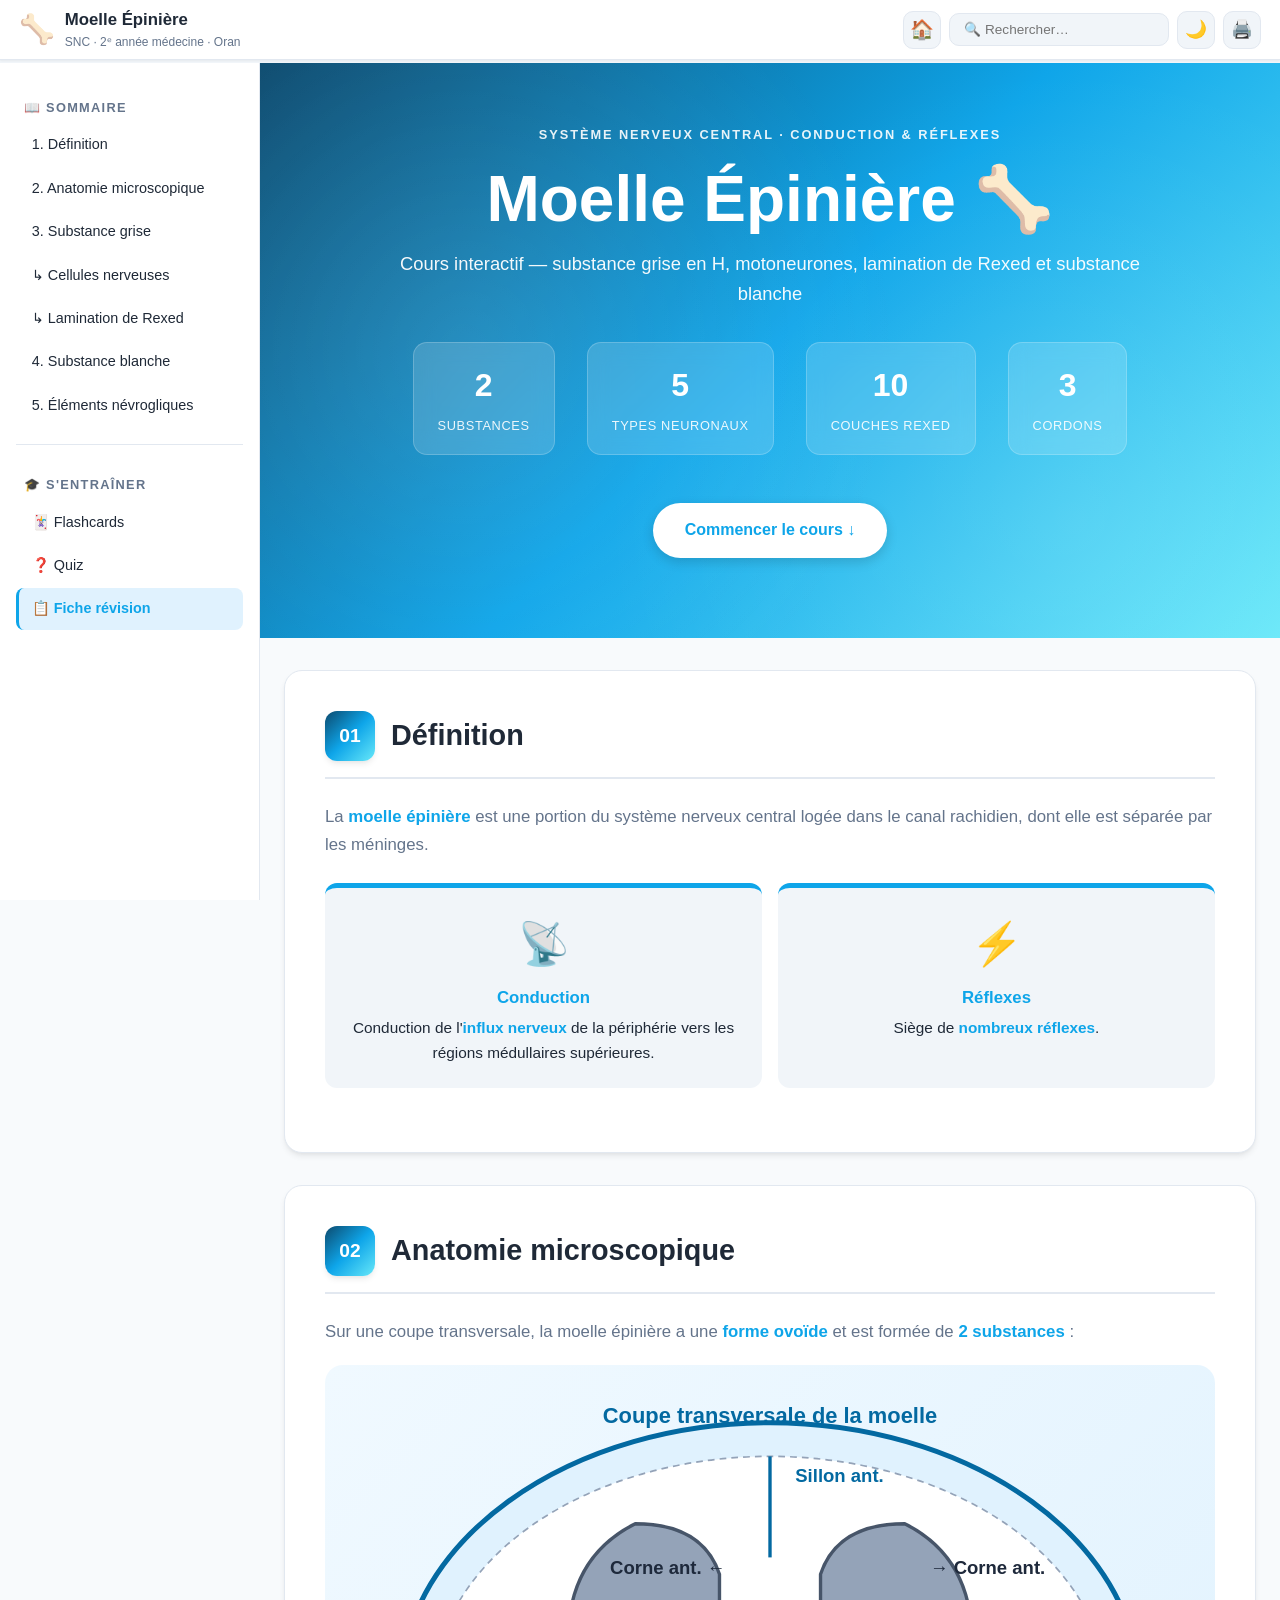
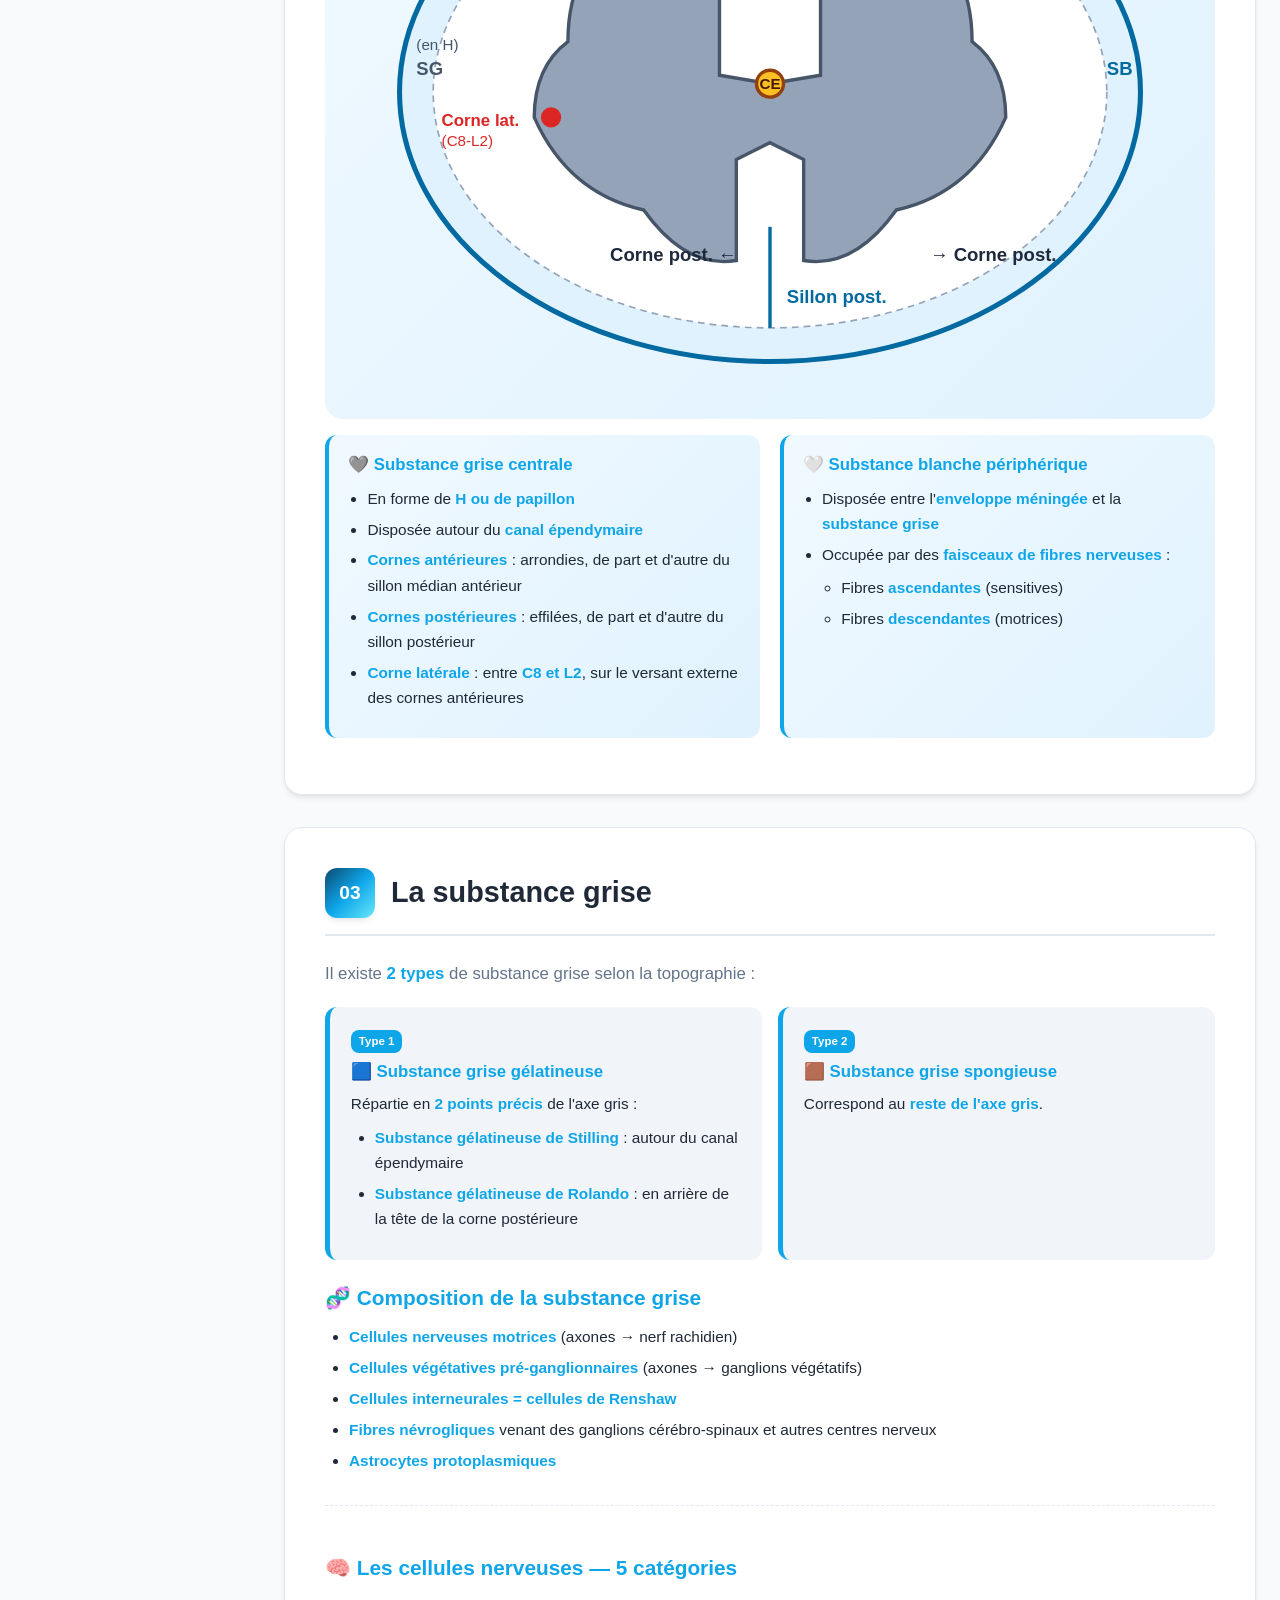
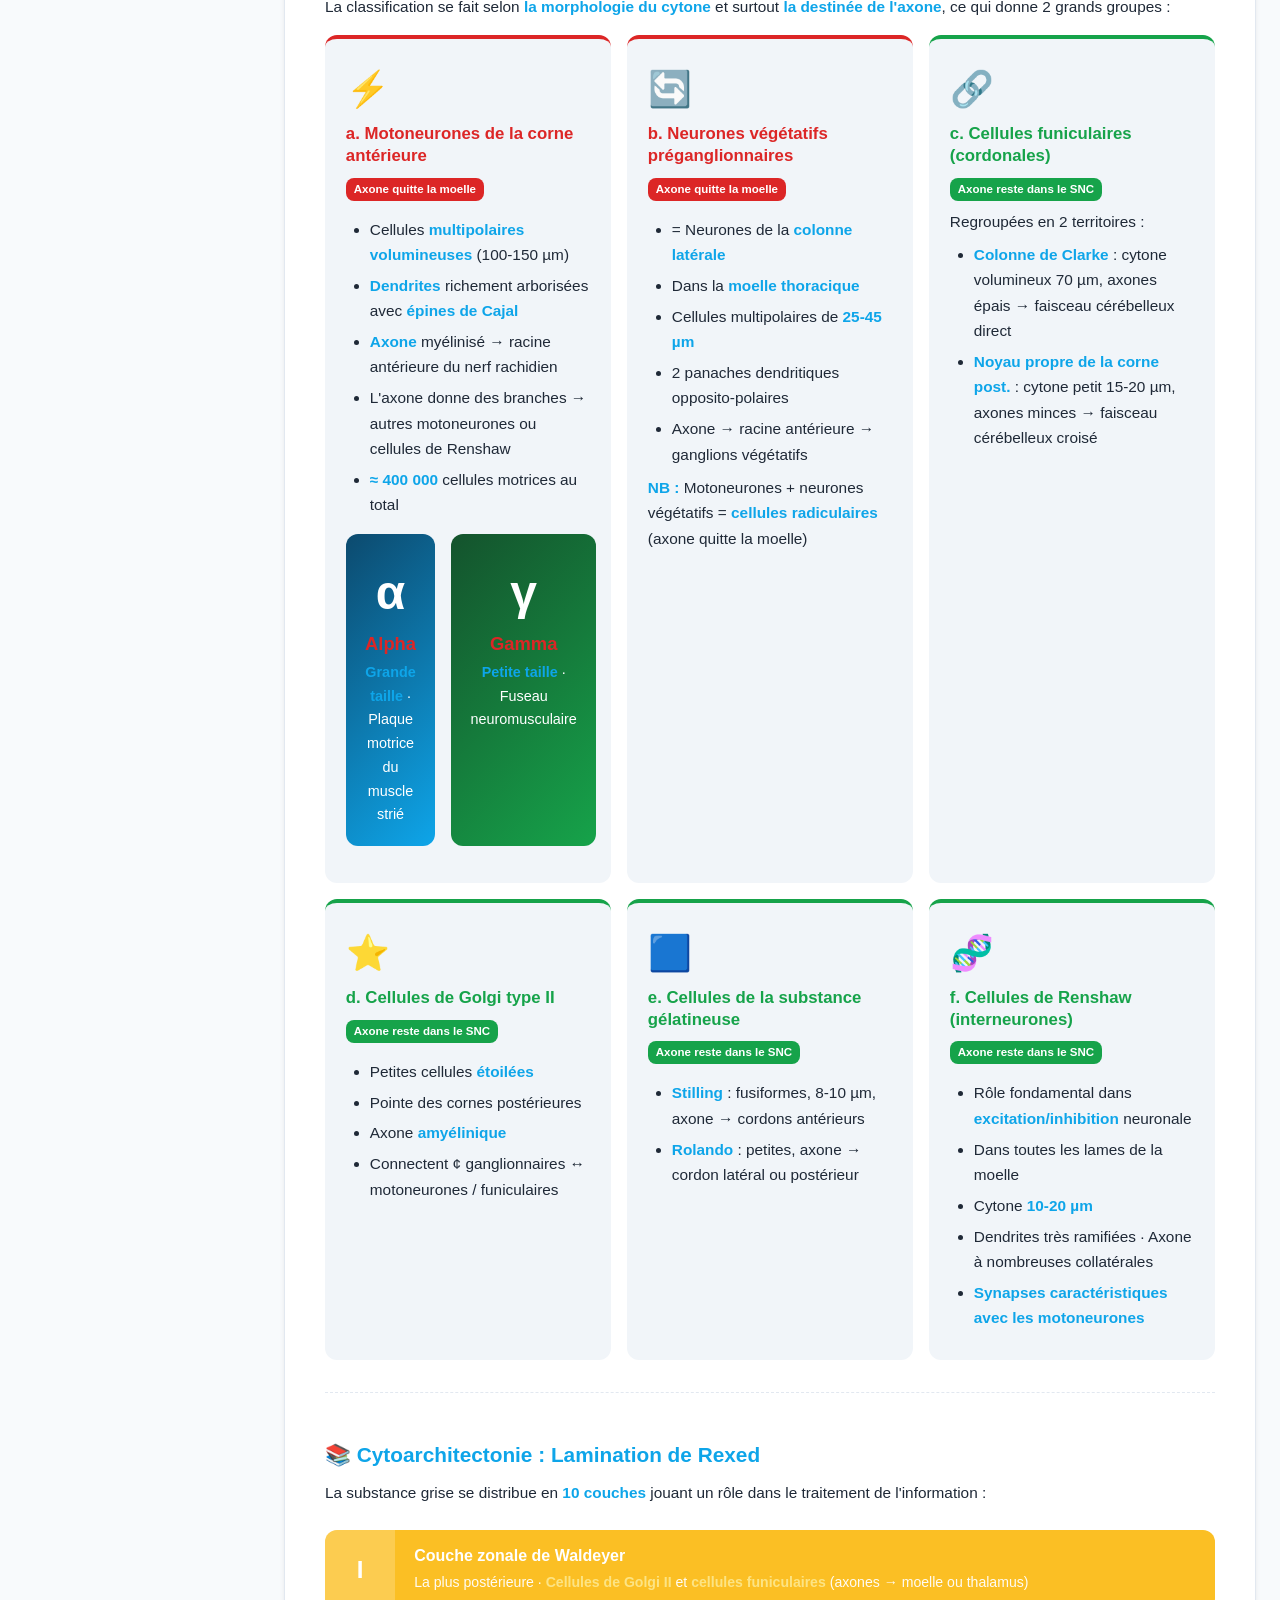
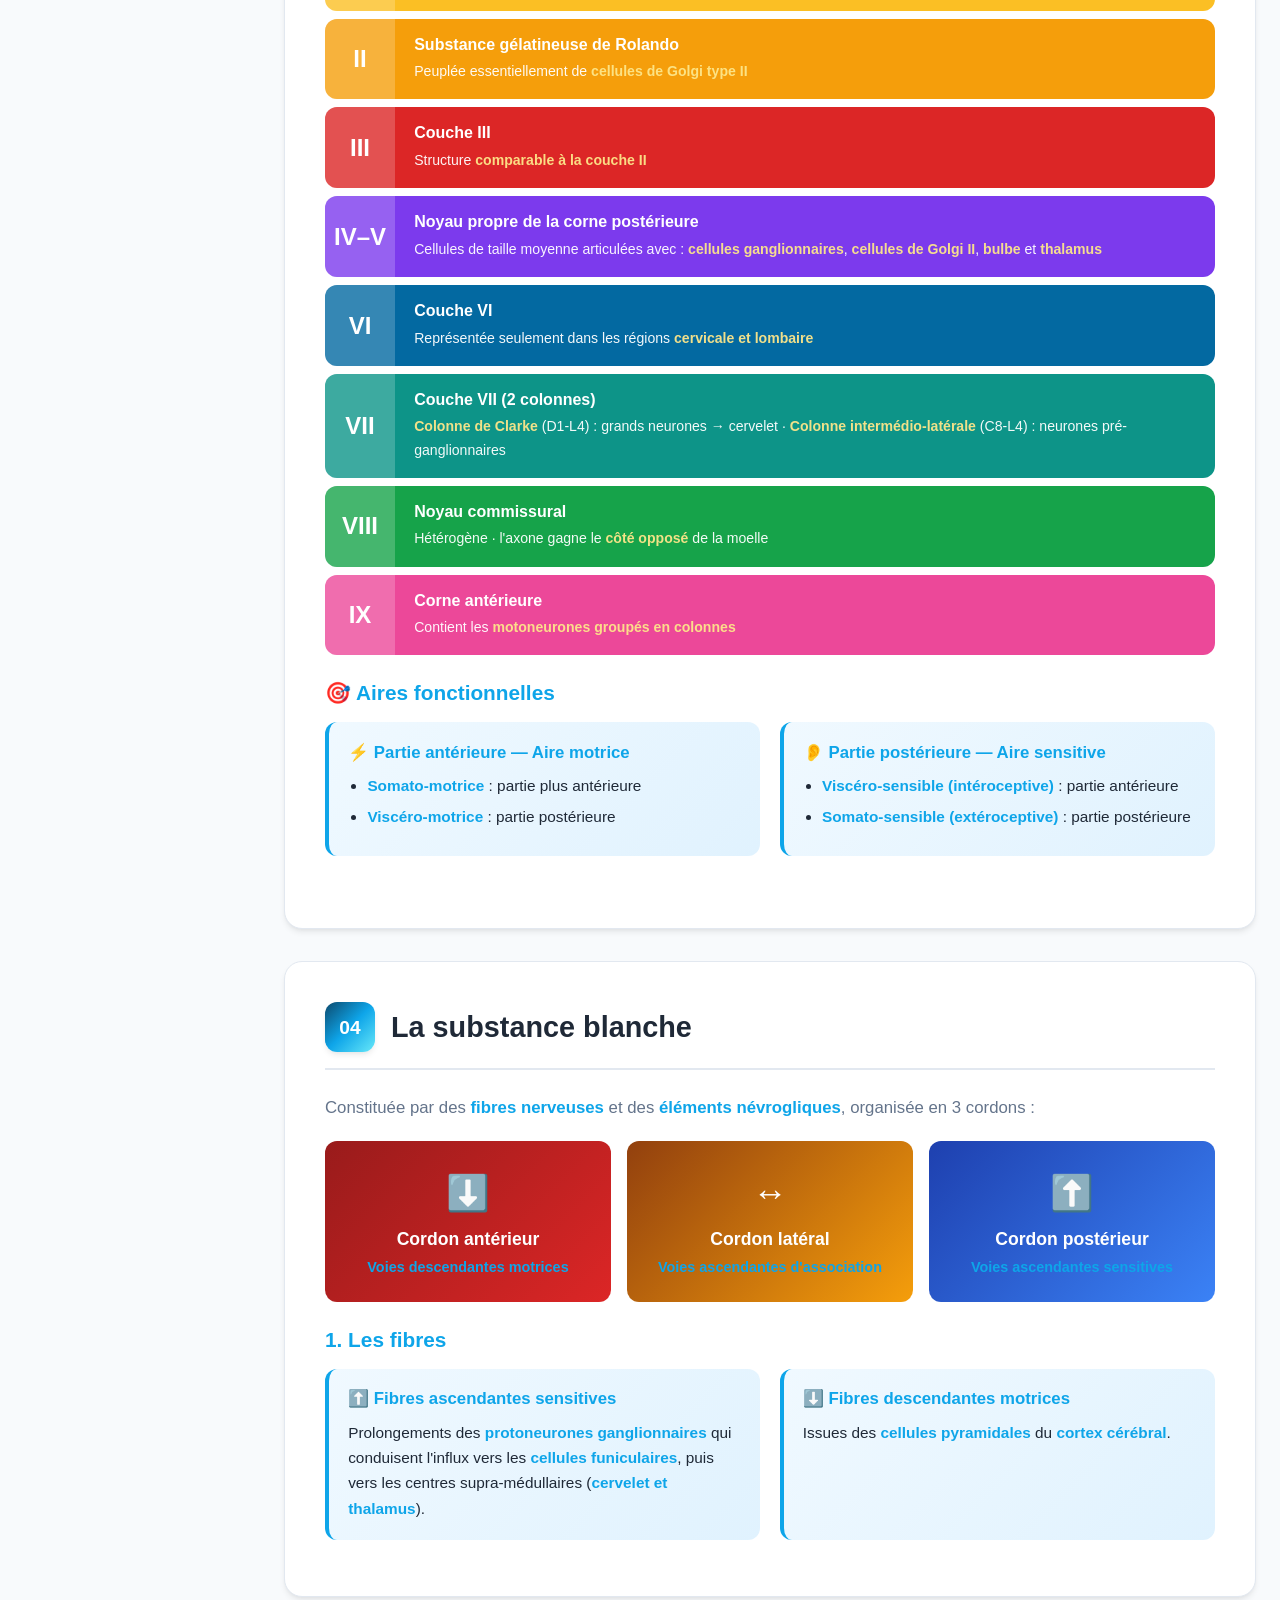
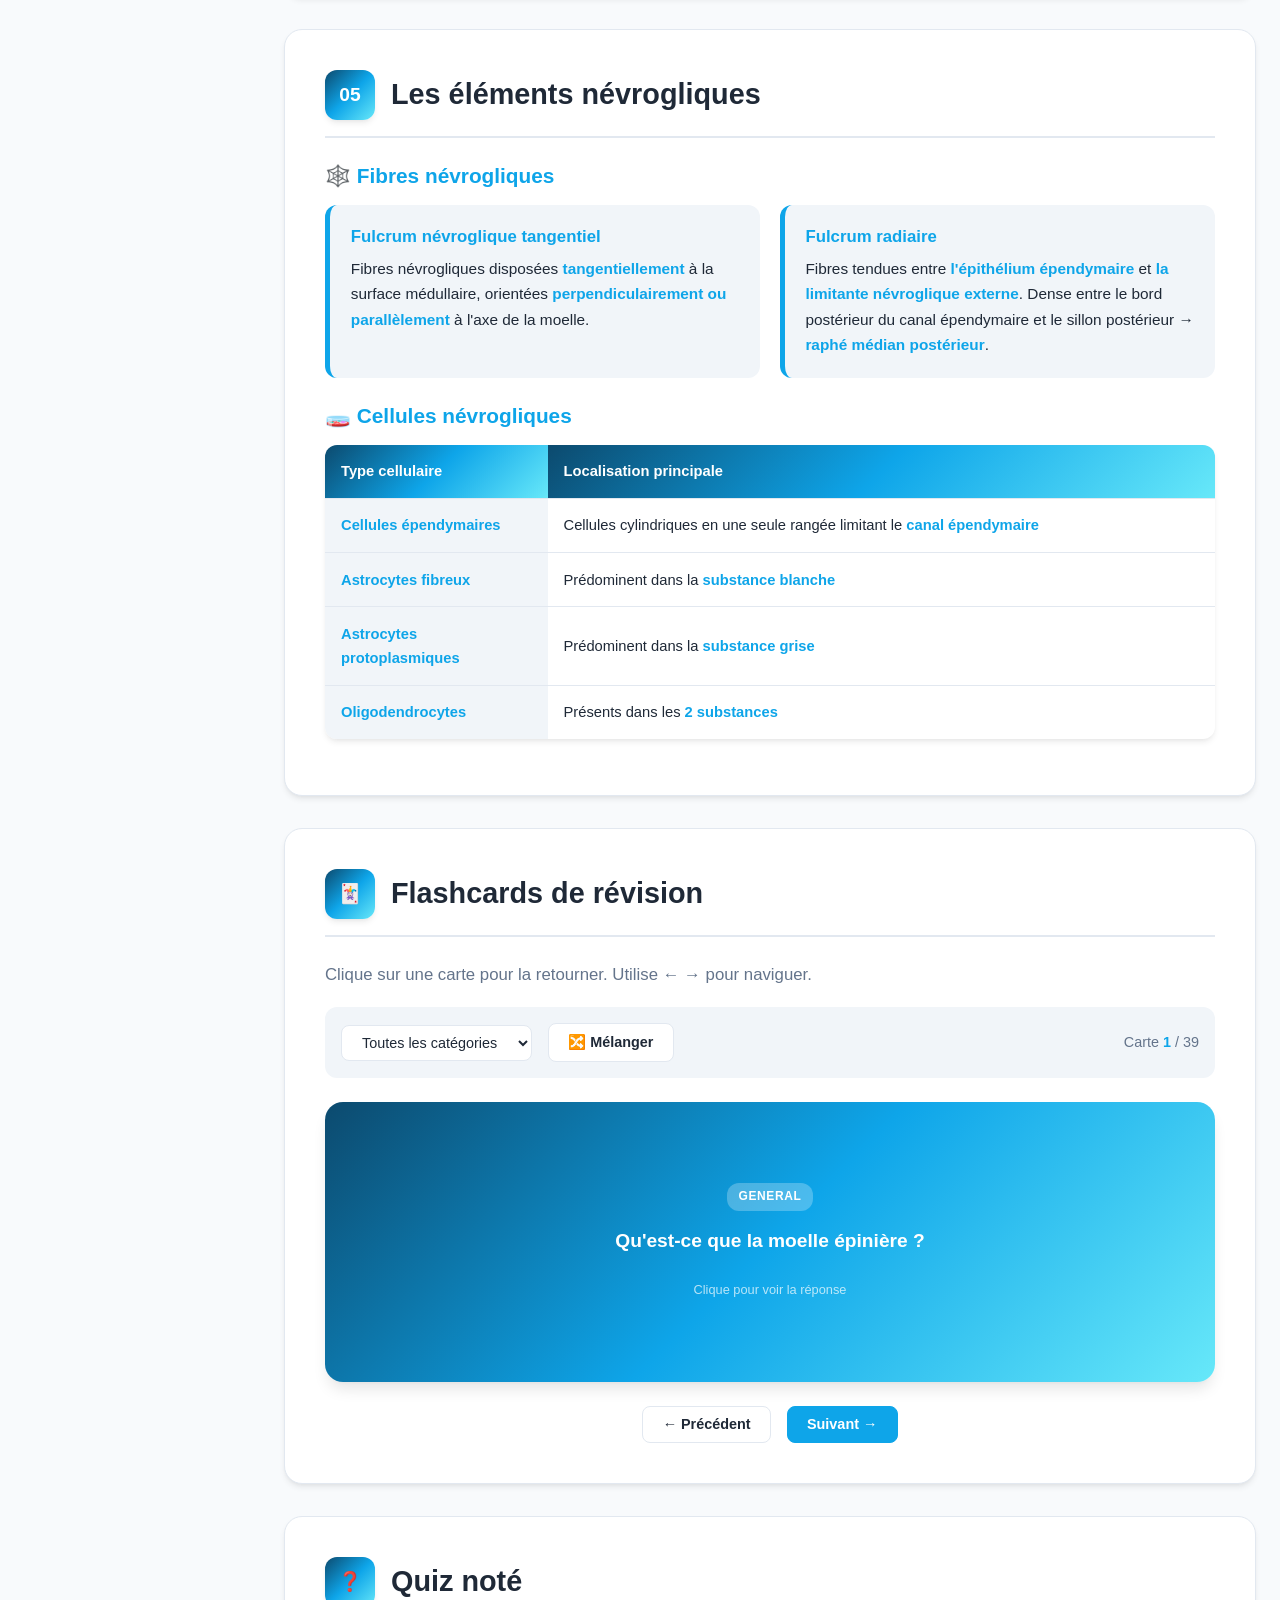
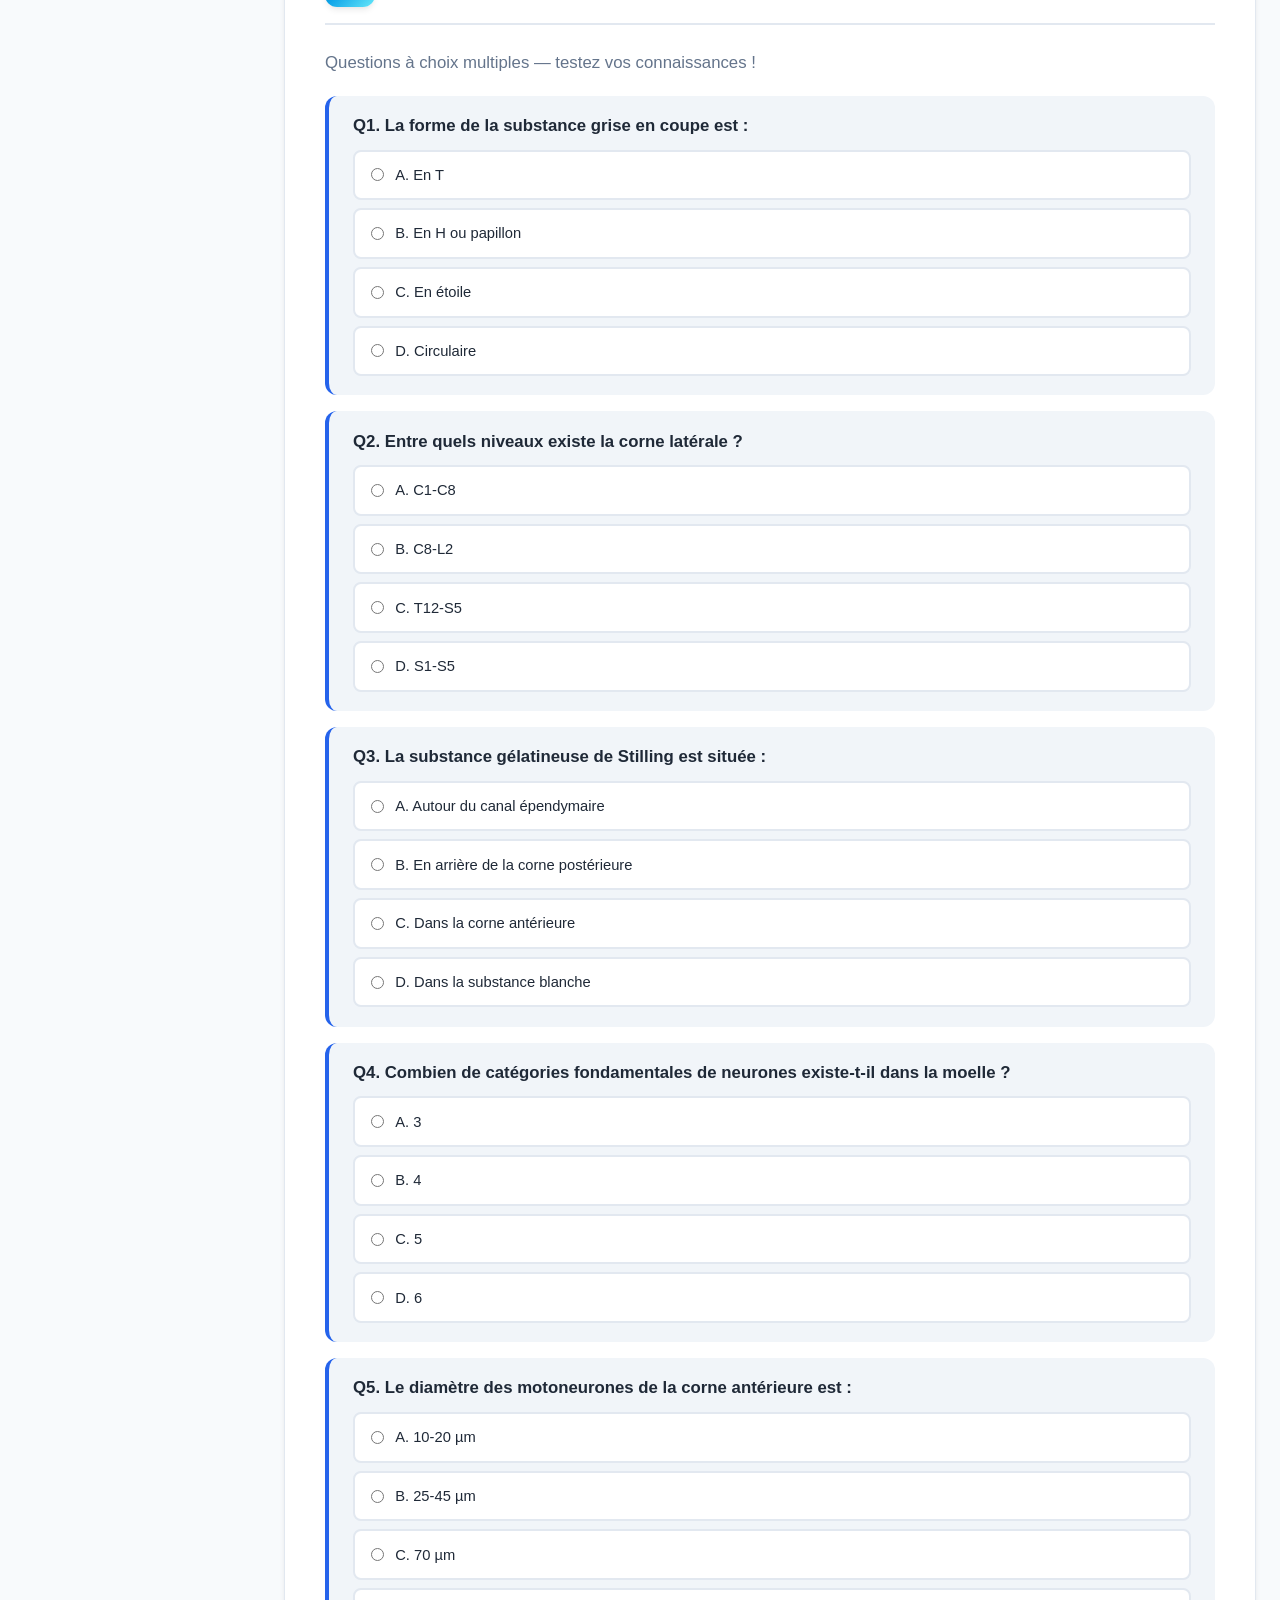
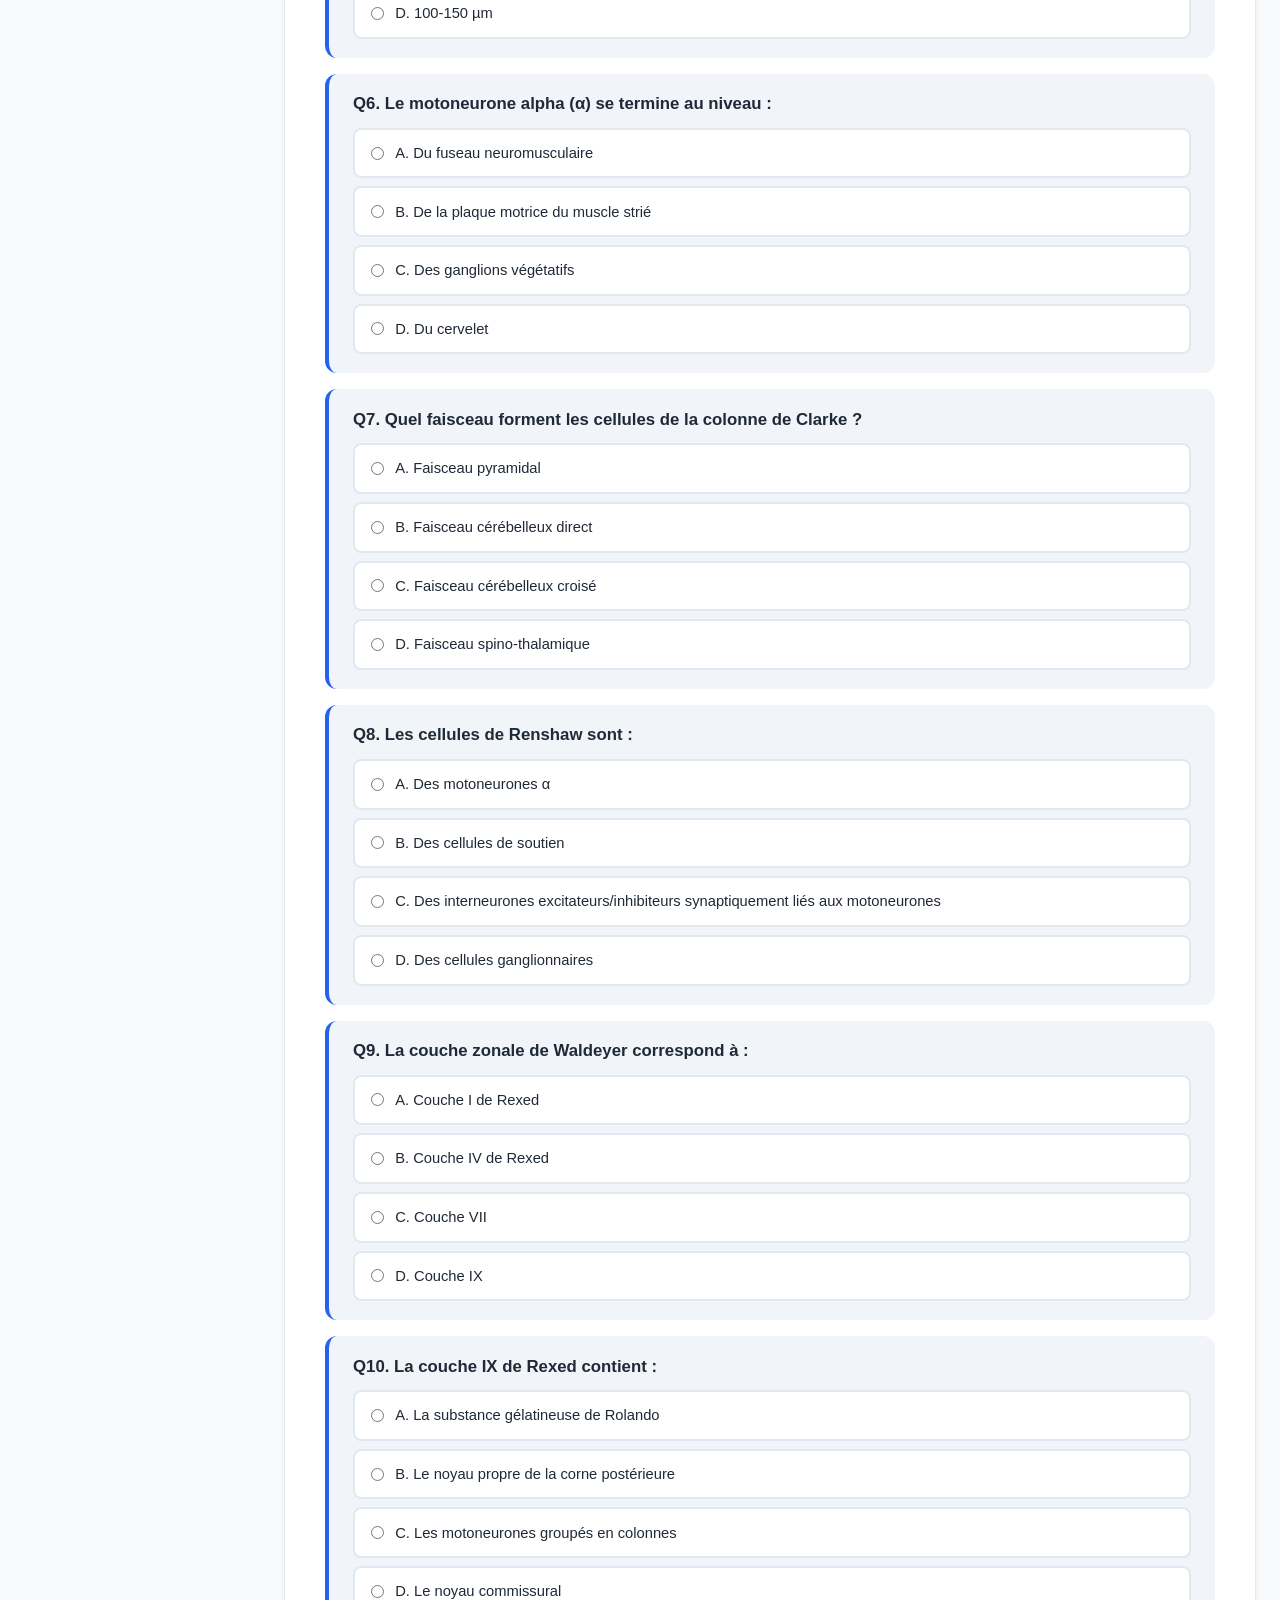
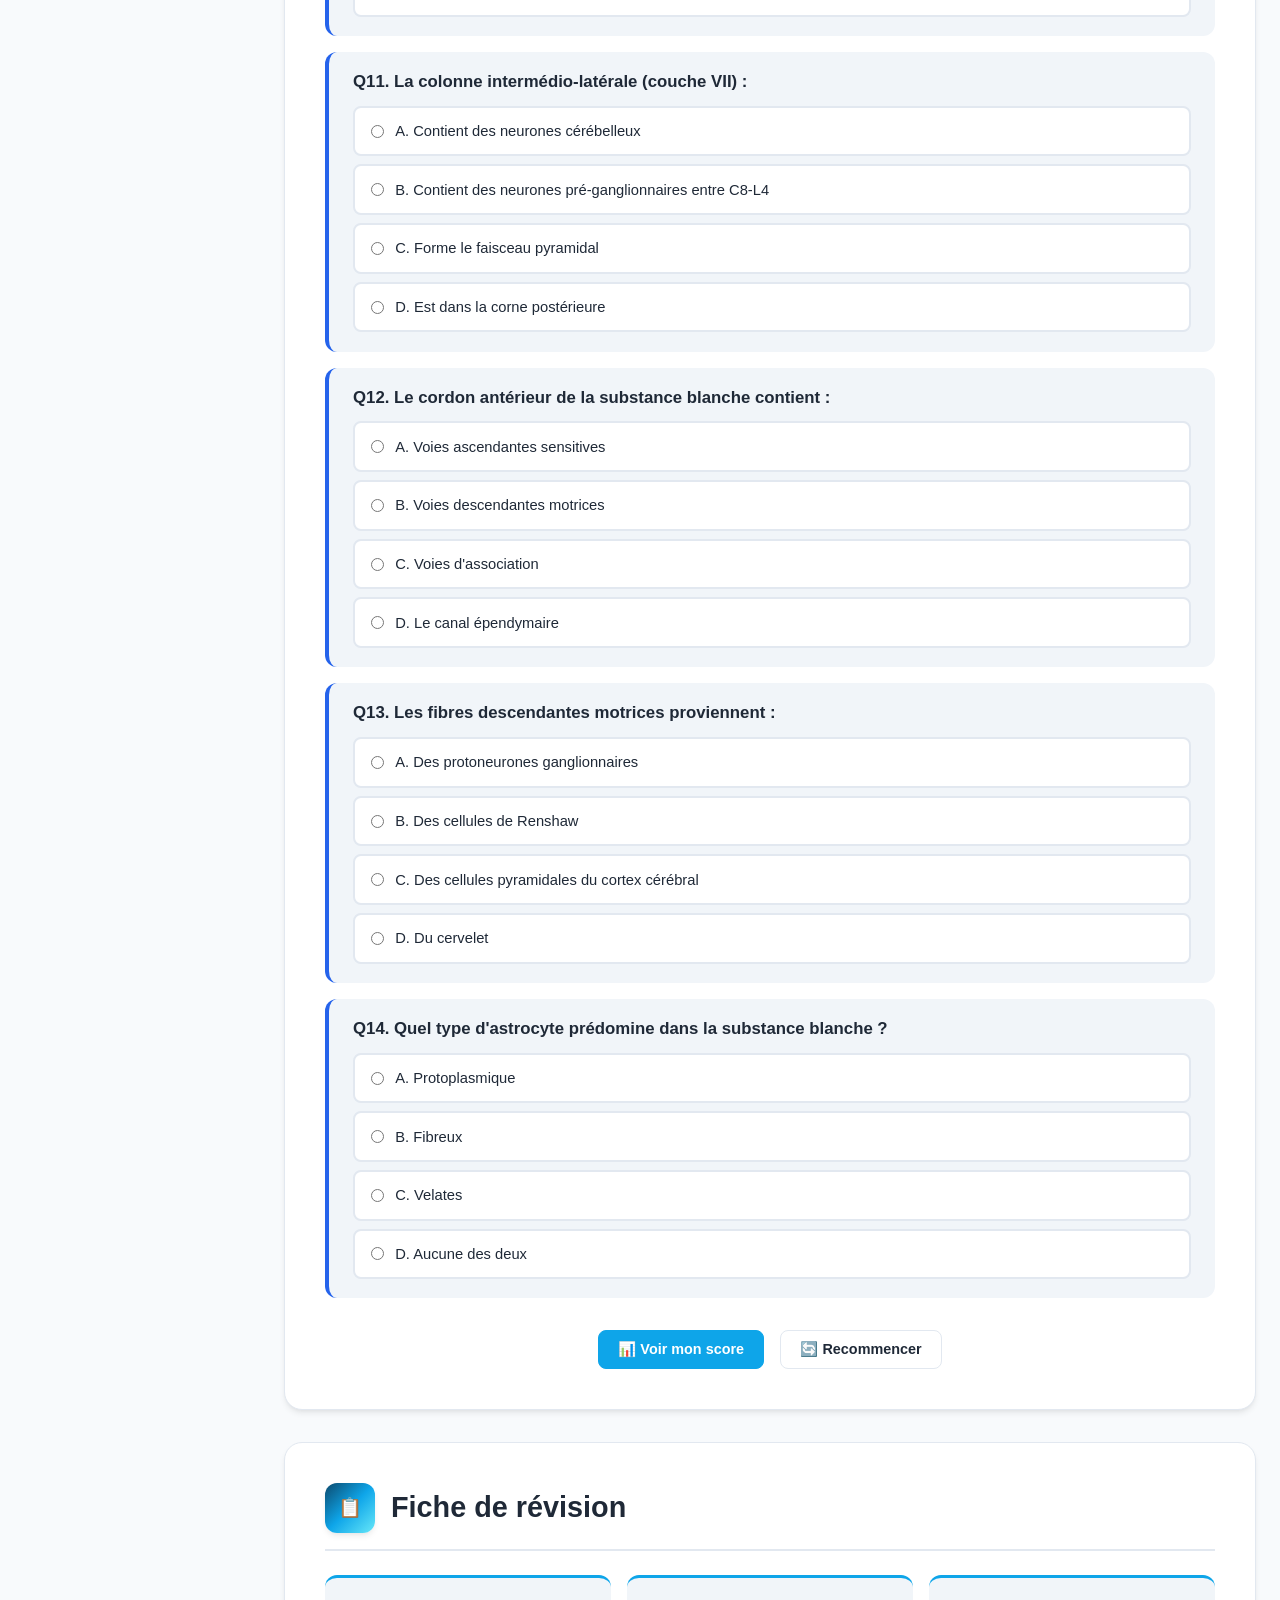
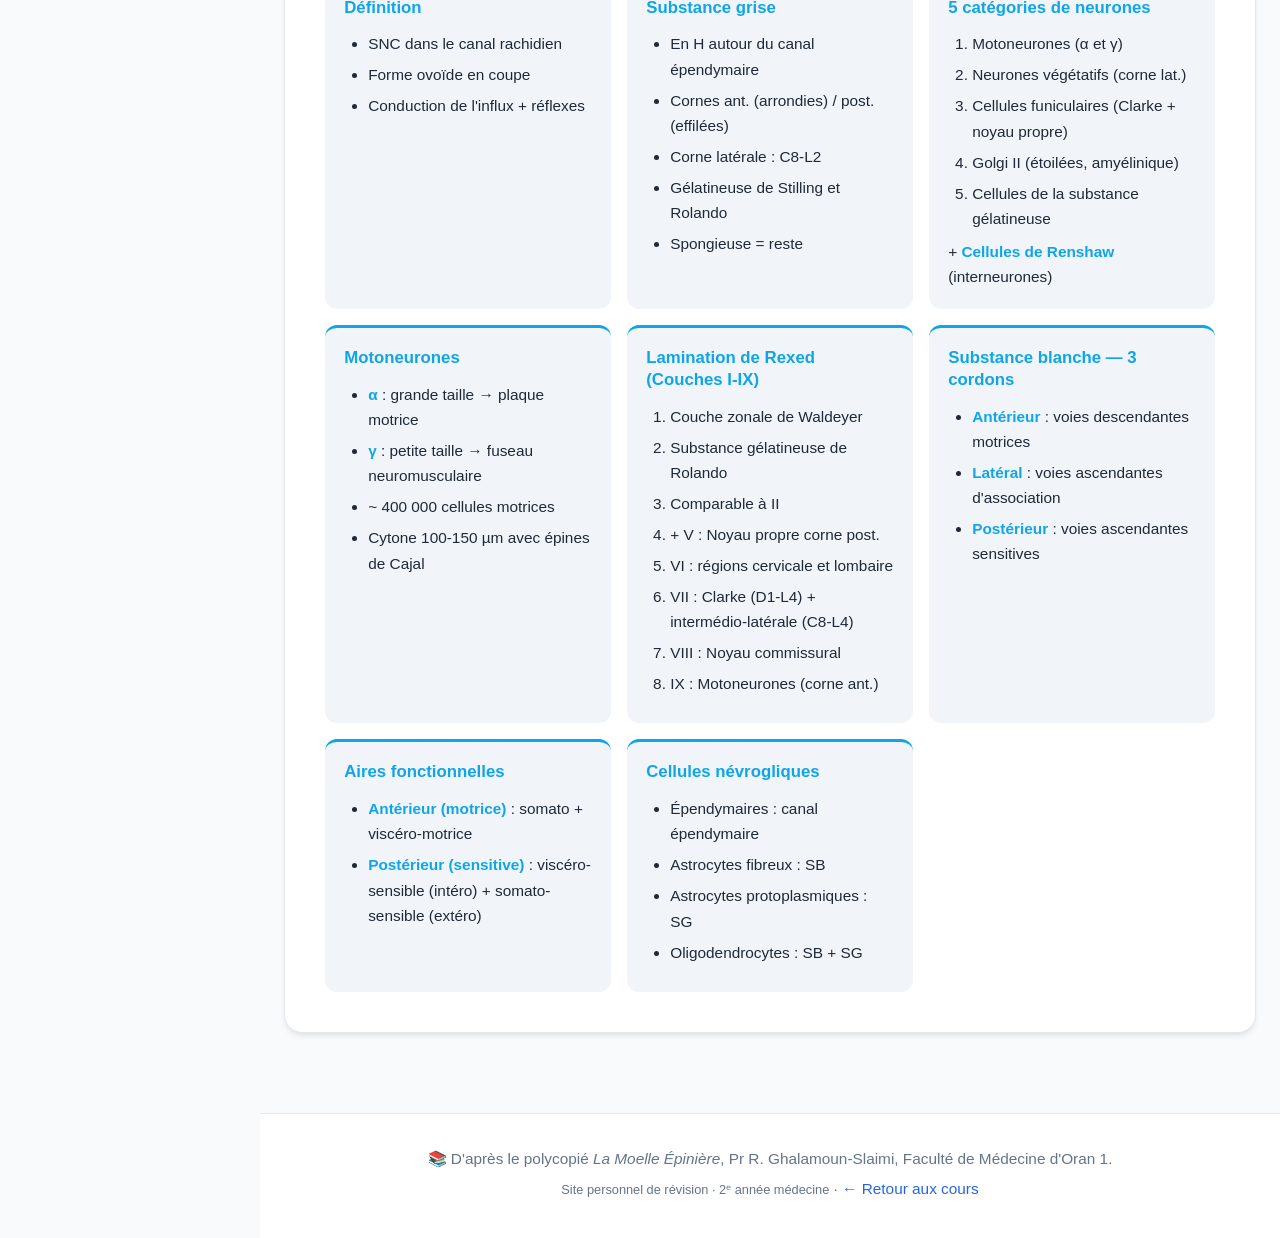
<file: moelle/index.html>
<!DOCTYPE html>
<html lang="fr">
<head>
<meta charset="UTF-8" />
<meta name="viewport" content="width=device-width, initial-scale=1.0" />
<!-- Security headers (via meta — GitHub Pages can't set HTTP headers) -->
<meta http-equiv="Content-Security-Policy" content="default-src 'self'; script-src 'self'; style-src 'self' 'unsafe-inline' https://fonts.googleapis.com; font-src 'self' https://fonts.gstatic.com; img-src 'self' data:; connect-src 'self'; frame-ancestors 'none'; form-action 'self'; base-uri 'self'; object-src 'none'; upgrade-insecure-requests">
<meta http-equiv="X-Content-Type-Options" content="nosniff">
<meta name="referrer" content="strict-origin-when-cross-origin">
<meta name="robots" content="index, follow">
<meta http-equiv="Permissions-Policy" content="geolocation=(), microphone=(), camera=(), payment=(), usb=(), magnetometer=(), gyroscope=(), accelerometer=()">
<title>Moelle Épinière — Cours interactif</title>
<link rel="stylesheet" href="../shared.css" />
<link rel="stylesheet" href="moelle.css" />
<link rel="preconnect" href="https://fonts.googleapis.com">
<link rel="preconnect" href="https://fonts.gstatic.com" crossorigin>
<link href="https://fonts.googleapis.com/css2?family=Inter:wght@400;500;600;700;800&family=Poppins:wght@600;700;800&display=swap" rel="stylesheet">
</head>
<body data-course="moelle">

<header class="topbar">
  <button id="menuToggle" class="icon-btn" aria-label="Menu">☰</button>
  <a href="../index.html" class="brand brand-link">
    <span class="brand-logo">🦴</span>
    <div>
      <strong>Moelle Épinière</strong>
      <small>SNC · 2ᵉ année médecine · Oran</small>
    </div>
  </a>
  <div class="topbar-actions">
    <a href="../index.html" class="icon-btn home-btn" title="Retour aux cours">🏠</a>
    <input type="search" id="searchInput" placeholder="🔍 Rechercher…" />
    <button id="themeToggle" class="icon-btn" aria-label="Thème">🌙</button>
    <button id="printBtn" class="icon-btn" aria-label="Imprimer">🖨️</button>
  </div>
</header>

<div class="progress-container"><div id="progressBar" class="progress-bar"></div></div>

<aside id="sidebar" class="sidebar">
  <nav>
    <h4>📖 Sommaire</h4>
    <a href="#intro">1. Définition</a>
    <a href="#anatomie">2. Anatomie microscopique</a>
    <a href="#sg">3. Substance grise</a>
    <a href="#neurones">↳ Cellules nerveuses</a>
    <a href="#rexed">↳ Lamination de Rexed</a>
    <a href="#sb">4. Substance blanche</a>
    <a href="#nevroglie">5. Éléments névrogliques</a>
    <hr/>
    <h4>🎓 S'entraîner</h4>
    <a href="#flashcards">🃏 Flashcards</a>
    <a href="#quiz">❓ Quiz</a>
    <a href="#fiche">📋 Fiche révision</a>
  </nav>
</aside>

<section class="hero">
  <div class="hero-bg"></div>
  <div class="hero-inner">
    <p class="kicker">Système Nerveux Central · Conduction &amp; réflexes</p>
    <h1>Moelle Épinière <span class="eye-emoji">🦴</span></h1>
    <p class="subtitle">Cours interactif — substance grise en H, motoneurones, lamination de Rexed et substance blanche</p>
    <div class="hero-stats">
      <div><strong>2</strong><span>substances</span></div>
      <div><strong>5</strong><span>types neuronaux</span></div>
      <div><strong>10</strong><span>couches Rexed</span></div>
      <div><strong>3</strong><span>cordons</span></div>
    </div>
    <a href="#intro" class="cta">Commencer le cours ↓</a>
  </div>
</section>

<main>

<!-- INTRO -->
<section id="intro" class="card" data-section>
  <div class="section-header">
    <span class="section-num">01</span>
    <h2>Définition</h2>
  </div>

  <p class="lead">La <strong>moelle épinière</strong> est une portion du système nerveux central logée dans le canal rachidien, dont elle est séparée par les méninges.</p>

  <div class="me-overview">
    <div class="me-card">
      <div class="me-icon">📡</div>
      <h4>Conduction</h4>
      <p>Conduction de l'<strong>influx nerveux</strong> de la périphérie vers les régions médullaires supérieures.</p>
    </div>
    <div class="me-card">
      <div class="me-icon">⚡</div>
      <h4>Réflexes</h4>
      <p>Siège de <strong>nombreux réflexes</strong>.</p>
    </div>
  </div>
</section>

<!-- ANATOMIE -->
<section id="anatomie" class="card" data-section>
  <div class="section-header">
    <span class="section-num">02</span>
    <h2>Anatomie microscopique</h2>
  </div>

  <p class="lead">Sur une coupe transversale, la moelle épinière a une <strong>forme ovoïde</strong> et est formée de <strong>2 substances</strong> :</p>

  <div class="me-svg-wrapper">
    <svg class="me-svg" viewBox="0 0 500 360" xmlns="http://www.w3.org/2000/svg">
      <!-- Outer oval (moelle outline) -->
      <ellipse cx="250" cy="180" rx="220" ry="160" fill="#e0f2fe" stroke="#0369a1" stroke-width="3"/>
      <!-- White matter band (just inside) -->
      <ellipse cx="250" cy="180" rx="200" ry="140" fill="#ffffff" stroke="#94a3b8" stroke-width="1" stroke-dasharray="4,3"/>

      <!-- Substance grise en H (butterfly) -->
      <path d="M 170 80 Q 130 100 130 150 Q 110 165 110 195 Q 130 240 175 250 Q 200 285 230 280
               L 230 220 L 250 210 L 270 220 L 270 280 Q 300 285 325 250 Q 370 240 390 195
               Q 390 165 370 150 Q 370 100 330 80 Q 290 80 280 110 L 280 170 L 250 175 L 220 170 L 220 110 Q 210 80 170 80 Z"
            fill="#94a3b8" stroke="#475569" stroke-width="2"/>

      <!-- Canal épendymaire (center) -->
      <circle cx="250" cy="175" r="8" fill="#fbbf24" stroke="#92400e" stroke-width="2"/>
      <text x="250" y="178" text-anchor="middle" font-size="9" font-weight="700" fill="#451a03">CE</text>

      <!-- Sillon antérieur -->
      <line x1="250" y1="40" x2="250" y2="100" stroke="#0369a1" stroke-width="2"/>
      <text x="265" y="55" font-size="11" font-weight="700" fill="#0369a1">Sillon ant.</text>

      <!-- Sillon postérieur -->
      <line x1="250" y1="260" x2="250" y2="320" stroke="#0369a1" stroke-width="2"/>
      <text x="260" y="305" font-size="11" font-weight="700" fill="#0369a1">Sillon post.</text>

      <!-- Cornes labels -->
      <text x="155" y="110" font-size="11" font-weight="700" fill="#1e293b">Corne ant. ←</text>
      <text x="345" y="110" font-size="11" font-weight="700" fill="#1e293b">→ Corne ant.</text>
      <text x="155" y="280" font-size="11" font-weight="700" fill="#1e293b">Corne post. ←</text>
      <text x="345" y="280" font-size="11" font-weight="700" fill="#1e293b">→ Corne post.</text>

      <!-- Corne latérale (T1-L2) -->
      <circle cx="120" cy="195" r="6" fill="#dc2626"/>
      <text x="55" y="200" font-size="10" font-weight="700" fill="#dc2626">Corne lat.</text>
      <text x="55" y="212" font-size="9" fill="#dc2626">(C8-L2)</text>

      <!-- Substance grise et blanche labels -->
      <text x="250" y="20" text-anchor="middle" font-size="13" font-weight="700" fill="#0369a1">Coupe transversale de la moelle</text>
      <text x="40" y="170" font-size="11" font-weight="700" fill="#475569">SG</text>
      <text x="40" y="155" font-size="9" fill="#475569">(en H)</text>
      <text x="450" y="170" font-size="11" font-weight="700" fill="#0369a1">SB</text>
    </svg>
  </div>

  <div class="grid-2">
    <div class="key-points">
      <h4>🩶 Substance grise centrale</h4>
      <ul>
        <li>En forme de <strong>H ou de papillon</strong></li>
        <li>Disposée autour du <strong>canal épendymaire</strong></li>
        <li><strong>Cornes antérieures</strong> : arrondies, de part et d'autre du sillon médian antérieur</li>
        <li><strong>Cornes postérieures</strong> : effilées, de part et d'autre du sillon postérieur</li>
        <li><strong>Corne latérale</strong> : entre <strong>C8 et L2</strong>, sur le versant externe des cornes antérieures</li>
      </ul>
    </div>
    <div class="key-points">
      <h4>🤍 Substance blanche périphérique</h4>
      <ul>
        <li>Disposée entre l'<strong>enveloppe méningée</strong> et la <strong>substance grise</strong></li>
        <li>Occupée par des <strong>faisceaux de fibres nerveuses</strong> :
          <ul>
            <li>Fibres <strong>ascendantes</strong> (sensitives)</li>
            <li>Fibres <strong>descendantes</strong> (motrices)</li>
          </ul>
        </li>
      </ul>
    </div>
  </div>
</section>

<!-- SUBSTANCE GRISE -->
<section id="sg" class="card" data-section>
  <div class="section-header">
    <span class="section-num">03</span>
    <h2>La substance grise</h2>
  </div>

  <p class="lead">Il existe <strong>2 types</strong> de substance grise selon la topographie :</p>

  <div class="sg-grid">
    <div class="sg-card">
      <span class="sg-tag">Type 1</span>
      <h4>🟦 Substance grise gélatineuse</h4>
      <p>Répartie en <strong>2 points précis</strong> de l'axe gris :</p>
      <ul>
        <li><strong>Substance gélatineuse de Stilling</strong> : autour du canal épendymaire</li>
        <li><strong>Substance gélatineuse de Rolando</strong> : en arrière de la tête de la corne postérieure</li>
      </ul>
    </div>
    <div class="sg-card">
      <span class="sg-tag">Type 2</span>
      <h4>🟫 Substance grise spongieuse</h4>
      <p>Correspond au <strong>reste de l'axe gris</strong>.</p>
    </div>
  </div>

  <h3>🧬 Composition de la substance grise</h3>
  <ul>
    <li><strong>Cellules nerveuses motrices</strong> (axones → nerf rachidien)</li>
    <li><strong>Cellules végétatives pré-ganglionnaires</strong> (axones → ganglions végétatifs)</li>
    <li><strong>Cellules interneurales = cellules de Renshaw</strong></li>
    <li><strong>Fibres névrogliques</strong> venant des ganglions cérébro-spinaux et autres centres nerveux</li>
    <li><strong>Astrocytes protoplasmiques</strong></li>
  </ul>

  <!-- CELLULES NERVEUSES -->
  <div id="neurones" class="subsection">
    <h3>🧠 Les cellules nerveuses — 5 catégories</h3>

    <p>La classification se fait selon <strong>la morphologie du cytone</strong> et surtout <strong>la destinée de l'axone</strong>, ce qui donne 2 grands groupes :</p>

    <div class="neurones-grid">
      <div class="neurone-card quitte">
        <div class="neurone-icon">⚡</div>
        <h4>a. Motoneurones de la corne antérieure</h4>
        <span class="sg-tag" style="background:#dc2626">Axone quitte la moelle</span>
        <ul>
          <li>Cellules <strong>multipolaires volumineuses</strong> (100-150 µm)</li>
          <li><strong>Dendrites</strong> richement arborisées avec <strong>épines de Cajal</strong></li>
          <li><strong>Axone</strong> myélinisé → racine antérieure du nerf rachidien</li>
          <li>L'axone donne des branches → autres motoneurones ou cellules de Renshaw</li>
          <li><strong>≈ 400 000</strong> cellules motrices au total</li>
        </ul>

        <div class="moto-types">
          <div class="moto-type moto-alpha">
            <div class="greek">α</div>
            <h4>Alpha</h4>
            <p><strong>Grande taille</strong> · Plaque motrice du muscle strié</p>
          </div>
          <div class="moto-type moto-gamma">
            <div class="greek">γ</div>
            <h4>Gamma</h4>
            <p><strong>Petite taille</strong> · Fuseau neuromusculaire</p>
          </div>
        </div>
      </div>

      <div class="neurone-card quitte">
        <div class="neurone-icon">🔄</div>
        <h4>b. Neurones végétatifs préganglionnaires</h4>
        <span class="sg-tag" style="background:#dc2626">Axone quitte la moelle</span>
        <ul>
          <li>= Neurones de la <strong>colonne latérale</strong></li>
          <li>Dans la <strong>moelle thoracique</strong></li>
          <li>Cellules multipolaires de <strong>25-45 µm</strong></li>
          <li>2 panaches dendritiques opposito-polaires</li>
          <li>Axone → racine antérieure → ganglions végétatifs</li>
        </ul>
        <p class="info-mini"><strong>NB :</strong> Motoneurones + neurones végétatifs = <strong>cellules radiculaires</strong> (axone quitte la moelle)</p>
      </div>

      <div class="neurone-card reste">
        <div class="neurone-icon">🔗</div>
        <h4>c. Cellules funiculaires (cordonales)</h4>
        <span class="sg-tag" style="background:#16a34a">Axone reste dans le SNC</span>
        <p>Regroupées en 2 territoires :</p>
        <ul>
          <li><strong>Colonne de Clarke</strong> : cytone volumineux 70 µm, axones épais → faisceau cérébelleux direct</li>
          <li><strong>Noyau propre de la corne post.</strong> : cytone petit 15-20 µm, axones minces → faisceau cérébelleux croisé</li>
        </ul>
      </div>

      <div class="neurone-card reste">
        <div class="neurone-icon">⭐</div>
        <h4>d. Cellules de Golgi type II</h4>
        <span class="sg-tag" style="background:#16a34a">Axone reste dans le SNC</span>
        <ul>
          <li>Petites cellules <strong>étoilées</strong></li>
          <li>Pointe des cornes postérieures</li>
          <li>Axone <strong>amyélinique</strong></li>
          <li>Connectent ¢ ganglionnaires ↔ motoneurones / funiculaires</li>
        </ul>
      </div>

      <div class="neurone-card reste">
        <div class="neurone-icon">🟦</div>
        <h4>e. Cellules de la substance gélatineuse</h4>
        <span class="sg-tag" style="background:#16a34a">Axone reste dans le SNC</span>
        <ul>
          <li><strong>Stilling</strong> : fusiformes, 8-10 µm, axone → cordons antérieurs</li>
          <li><strong>Rolando</strong> : petites, axone → cordon latéral ou postérieur</li>
        </ul>
      </div>

      <div class="neurone-card reste">
        <div class="neurone-icon">🧬</div>
        <h4>f. Cellules de Renshaw (interneurones)</h4>
        <span class="sg-tag" style="background:#16a34a">Axone reste dans le SNC</span>
        <ul>
          <li>Rôle fondamental dans <strong>excitation/inhibition</strong> neuronale</li>
          <li>Dans toutes les lames de la moelle</li>
          <li>Cytone <strong>10-20 µm</strong></li>
          <li>Dendrites très ramifiées · Axone à nombreuses collatérales</li>
          <li><strong>Synapses caractéristiques avec les motoneurones</strong></li>
        </ul>
      </div>
    </div>
  </div>

  <!-- LAMINATION DE REXED -->
  <div id="rexed" class="subsection">
    <h3>📚 Cytoarchitectonie : Lamination de Rexed</h3>
    <p>La substance grise se distribue en <strong>10 couches</strong> jouant un rôle dans le traitement de l'information :</p>

    <div class="rexed-layers">
      <div class="rexed-layer" style="--c:#fbbf24">
        <div class="layer-num">I</div>
        <div class="layer-body">
          <h4>Couche zonale de Waldeyer</h4>
          <p>La plus postérieure · <strong>Cellules de Golgi II</strong> et <strong>cellules funiculaires</strong> (axones → moelle ou thalamus)</p>
        </div>
      </div>

      <div class="rexed-layer" style="--c:#f59e0b">
        <div class="layer-num">II</div>
        <div class="layer-body">
          <h4>Substance gélatineuse de Rolando</h4>
          <p>Peuplée essentiellement de <strong>cellules de Golgi type II</strong></p>
        </div>
      </div>

      <div class="rexed-layer" style="--c:#dc2626">
        <div class="layer-num">III</div>
        <div class="layer-body">
          <h4>Couche III</h4>
          <p>Structure <strong>comparable à la couche II</strong></p>
        </div>
      </div>

      <div class="rexed-layer" style="--c:#7c3aed">
        <div class="layer-num">IV–V</div>
        <div class="layer-body">
          <h4>Noyau propre de la corne postérieure</h4>
          <p>Cellules de taille moyenne articulées avec : <strong>cellules ganglionnaires</strong>, <strong>cellules de Golgi II</strong>, <strong>bulbe</strong> et <strong>thalamus</strong></p>
        </div>
      </div>

      <div class="rexed-layer" style="--c:#0369a1">
        <div class="layer-num">VI</div>
        <div class="layer-body">
          <h4>Couche VI</h4>
          <p>Représentée seulement dans les régions <strong>cervicale et lombaire</strong></p>
        </div>
      </div>

      <div class="rexed-layer" style="--c:#0d9488">
        <div class="layer-num">VII</div>
        <div class="layer-body">
          <h4>Couche VII (2 colonnes)</h4>
          <p><strong>Colonne de Clarke</strong> (D1-L4) : grands neurones → cervelet · <strong>Colonne intermédio-latérale</strong> (C8-L4) : neurones pré-ganglionnaires</p>
        </div>
      </div>

      <div class="rexed-layer" style="--c:#16a34a">
        <div class="layer-num">VIII</div>
        <div class="layer-body">
          <h4>Noyau commissural</h4>
          <p>Hétérogène · l'axone gagne le <strong>côté opposé</strong> de la moelle</p>
        </div>
      </div>

      <div class="rexed-layer" style="--c:#ec4899">
        <div class="layer-num">IX</div>
        <div class="layer-body">
          <h4>Corne antérieure</h4>
          <p>Contient les <strong>motoneurones groupés en colonnes</strong></p>
        </div>
      </div>
    </div>

    <h3>🎯 Aires fonctionnelles</h3>
    <div class="grid-2">
      <div class="key-points">
        <h4>⚡ Partie antérieure — Aire motrice</h4>
        <ul>
          <li><strong>Somato-motrice</strong> : partie plus antérieure</li>
          <li><strong>Viscéro-motrice</strong> : partie postérieure</li>
        </ul>
      </div>
      <div class="key-points">
        <h4>👂 Partie postérieure — Aire sensitive</h4>
        <ul>
          <li><strong>Viscéro-sensible (intéroceptive)</strong> : partie antérieure</li>
          <li><strong>Somato-sensible (extéroceptive)</strong> : partie postérieure</li>
        </ul>
      </div>
    </div>
  </div>
</section>

<!-- SUBSTANCE BLANCHE -->
<section id="sb" class="card" data-section>
  <div class="section-header">
    <span class="section-num">04</span>
    <h2>La substance blanche</h2>
  </div>

  <p class="lead">Constituée par des <strong>fibres nerveuses</strong> et des <strong>éléments névrogliques</strong>, organisée en 3 cordons :</p>

  <div class="cordons-grid">
    <div class="cordon-card cordon-ant">
      <div class="cordon-icon">⬇️</div>
      <h4>Cordon antérieur</h4>
      <p><strong>Voies descendantes motrices</strong></p>
    </div>
    <div class="cordon-card cordon-lat">
      <div class="cordon-icon">↔️</div>
      <h4>Cordon latéral</h4>
      <p><strong>Voies ascendantes d'association</strong></p>
    </div>
    <div class="cordon-card cordon-post">
      <div class="cordon-icon">⬆️</div>
      <h4>Cordon postérieur</h4>
      <p><strong>Voies ascendantes sensitives</strong></p>
    </div>
  </div>

  <h3>1. Les fibres</h3>
  <div class="grid-2">
    <div class="key-points">
      <h4>⬆️ Fibres ascendantes sensitives</h4>
      <p>Prolongements des <strong>protoneurones ganglionnaires</strong> qui conduisent l'influx vers les <strong>cellules funiculaires</strong>, puis vers les centres supra-médullaires (<strong>cervelet et thalamus</strong>).</p>
    </div>
    <div class="key-points">
      <h4>⬇️ Fibres descendantes motrices</h4>
      <p>Issues des <strong>cellules pyramidales</strong> du <strong>cortex cérébral</strong>.</p>
    </div>
  </div>
</section>

<!-- ELEMENTS NEVROGLIQUES -->
<section id="nevroglie" class="card" data-section>
  <div class="section-header">
    <span class="section-num">05</span>
    <h2>Les éléments névrogliques</h2>
  </div>

  <h3>🕸️ Fibres névrogliques</h3>
  <div class="grid-2">
    <div class="sg-card">
      <h4>Fulcrum névroglique tangentiel</h4>
      <p>Fibres névrogliques disposées <strong>tangentiellement</strong> à la surface médullaire, orientées <strong>perpendiculairement ou parallèlement</strong> à l'axe de la moelle.</p>
    </div>
    <div class="sg-card">
      <h4>Fulcrum radiaire</h4>
      <p>Fibres tendues entre <strong>l'épithélium épendymaire</strong> et <strong>la limitante névroglique externe</strong>. Dense entre le bord postérieur du canal épendymaire et le sillon postérieur → <strong>raphé médian postérieur</strong>.</p>
    </div>
  </div>

  <h3>🧫 Cellules névrogliques</h3>
  <table class="cb-table">
    <thead>
      <tr>
        <th>Type cellulaire</th>
        <th>Localisation principale</th>
      </tr>
    </thead>
    <tbody>
      <tr>
        <th>Cellules épendymaires</th>
        <td>Cellules cylindriques en une seule rangée limitant le <strong>canal épendymaire</strong></td>
      </tr>
      <tr>
        <th>Astrocytes fibreux</th>
        <td>Prédominent dans la <strong>substance blanche</strong></td>
      </tr>
      <tr>
        <th>Astrocytes protoplasmiques</th>
        <td>Prédominent dans la <strong>substance grise</strong></td>
      </tr>
      <tr>
        <th>Oligodendrocytes</th>
        <td>Présents dans les <strong>2 substances</strong></td>
      </tr>
    </tbody>
  </table>
</section>

<!-- FLASHCARDS -->
<section id="flashcards" class="card" data-section>
  <div class="section-header">
    <span class="section-num">🃏</span>
    <h2>Flashcards de révision</h2>
  </div>
  <p class="lead">Clique sur une carte pour la retourner. Utilise ← → pour naviguer.</p>

  <div class="flashcards-controls">
    <select id="flashCategory">
      <option value="all">Toutes les catégories</option>
      <option value="general">Généralités</option>
      <option value="sg">Substance grise</option>
      <option value="neurones">Cellules nerveuses</option>
      <option value="rexed">Lamination de Rexed</option>
      <option value="sb">Substance blanche</option>
    </select>
    <button id="shuffleBtn" class="btn">🔀 Mélanger</button>
    <span class="flash-counter">Carte <strong id="flashCurrent">1</strong> / <span id="flashTotal">0</span></span>
  </div>

  <div class="flashcard-container">
    <div class="flashcard" id="flashcard">
      <div class="flashcard-inner">
        <div class="flashcard-front">
          <span class="flash-cat"></span>
          <p class="flash-question"></p>
          <small>Clique pour voir la réponse</small>
        </div>
        <div class="flashcard-back">
          <p class="flash-answer"></p>
        </div>
      </div>
    </div>
  </div>

  <div class="flashcards-nav">
    <button id="prevCard" class="btn">← Précédent</button>
    <button id="nextCard" class="btn primary">Suivant →</button>
  </div>
</section>

<!-- QUIZ -->
<section id="quiz" class="card" data-section>
  <div class="section-header">
    <span class="section-num">❓</span>
    <h2>Quiz noté</h2>
  </div>
  <p class="lead">Questions à choix multiples — testez vos connaissances !</p>

  <div id="quizContainer"></div>

  <div class="quiz-controls">
    <button id="submitQuiz" class="btn primary">📊 Voir mon score</button>
    <button id="resetQuiz" class="btn">🔄 Recommencer</button>
  </div>

  <div id="quizResult" class="quiz-result hidden"></div>
</section>

<!-- FICHE -->
<section id="fiche" class="card" data-section>
  <div class="section-header">
    <span class="section-num">📋</span>
    <h2>Fiche de révision</h2>
  </div>

  <div class="fiche">
    <div class="fiche-block">
      <h3>Définition</h3>
      <ul>
        <li>SNC dans le canal rachidien</li>
        <li>Forme ovoïde en coupe</li>
        <li>Conduction de l'influx + réflexes</li>
      </ul>
    </div>

    <div class="fiche-block">
      <h3>Substance grise</h3>
      <ul>
        <li>En H autour du canal épendymaire</li>
        <li>Cornes ant. (arrondies) / post. (effilées)</li>
        <li>Corne latérale : C8-L2</li>
        <li>Gélatineuse de Stilling et Rolando</li>
        <li>Spongieuse = reste</li>
      </ul>
    </div>

    <div class="fiche-block">
      <h3>5 catégories de neurones</h3>
      <ol>
        <li>Motoneurones (α et γ)</li>
        <li>Neurones végétatifs (corne lat.)</li>
        <li>Cellules funiculaires (Clarke + noyau propre)</li>
        <li>Golgi II (étoilées, amyélinique)</li>
        <li>Cellules de la substance gélatineuse</li>
      </ol>
      <p>+ <strong>Cellules de Renshaw</strong> (interneurones)</p>
    </div>

    <div class="fiche-block">
      <h3>Motoneurones</h3>
      <ul>
        <li><strong>α</strong> : grande taille → plaque motrice</li>
        <li><strong>γ</strong> : petite taille → fuseau neuromusculaire</li>
        <li>~ 400 000 cellules motrices</li>
        <li>Cytone 100-150 µm avec épines de Cajal</li>
      </ul>
    </div>

    <div class="fiche-block">
      <h3>Lamination de Rexed (Couches I-IX)</h3>
      <ol>
        <li>Couche zonale de Waldeyer</li>
        <li>Substance gélatineuse de Rolando</li>
        <li>Comparable à II</li>
        <li>+ V : Noyau propre corne post.</li>
        <li>VI : régions cervicale et lombaire</li>
        <li>VII : Clarke (D1-L4) + intermédio-latérale (C8-L4)</li>
        <li>VIII : Noyau commissural</li>
        <li>IX : Motoneurones (corne ant.)</li>
      </ol>
    </div>

    <div class="fiche-block">
      <h3>Substance blanche — 3 cordons</h3>
      <ul>
        <li><strong>Antérieur</strong> : voies descendantes motrices</li>
        <li><strong>Latéral</strong> : voies ascendantes d'association</li>
        <li><strong>Postérieur</strong> : voies ascendantes sensitives</li>
      </ul>
    </div>

    <div class="fiche-block">
      <h3>Aires fonctionnelles</h3>
      <ul>
        <li><strong>Antérieur (motrice)</strong> : somato + viscéro-motrice</li>
        <li><strong>Postérieur (sensitive)</strong> : viscéro-sensible (intéro) + somato-sensible (extéro)</li>
      </ul>
    </div>

    <div class="fiche-block">
      <h3>Cellules névrogliques</h3>
      <ul>
        <li>Épendymaires : canal épendymaire</li>
        <li>Astrocytes fibreux : SB</li>
        <li>Astrocytes protoplasmiques : SG</li>
        <li>Oligodendrocytes : SB + SG</li>
      </ul>
    </div>
  </div>
</section>

</main>

<button id="backToTop" class="back-to-top" aria-label="Retour en haut">↑</button>

<footer>
  <p>📚 D'après le polycopié <em>La Moelle Épinière</em>, Pr R. Ghalamoun-Slaimi, Faculté de Médecine d'Oran 1.</p>
  <p><small>Site personnel de révision · 2ᵉ année médecine</small> · <a href="../index.html">← Retour aux cours</a></p>
</footer>

<script src="moelle.js"></script>
</body>
</html>
</file>
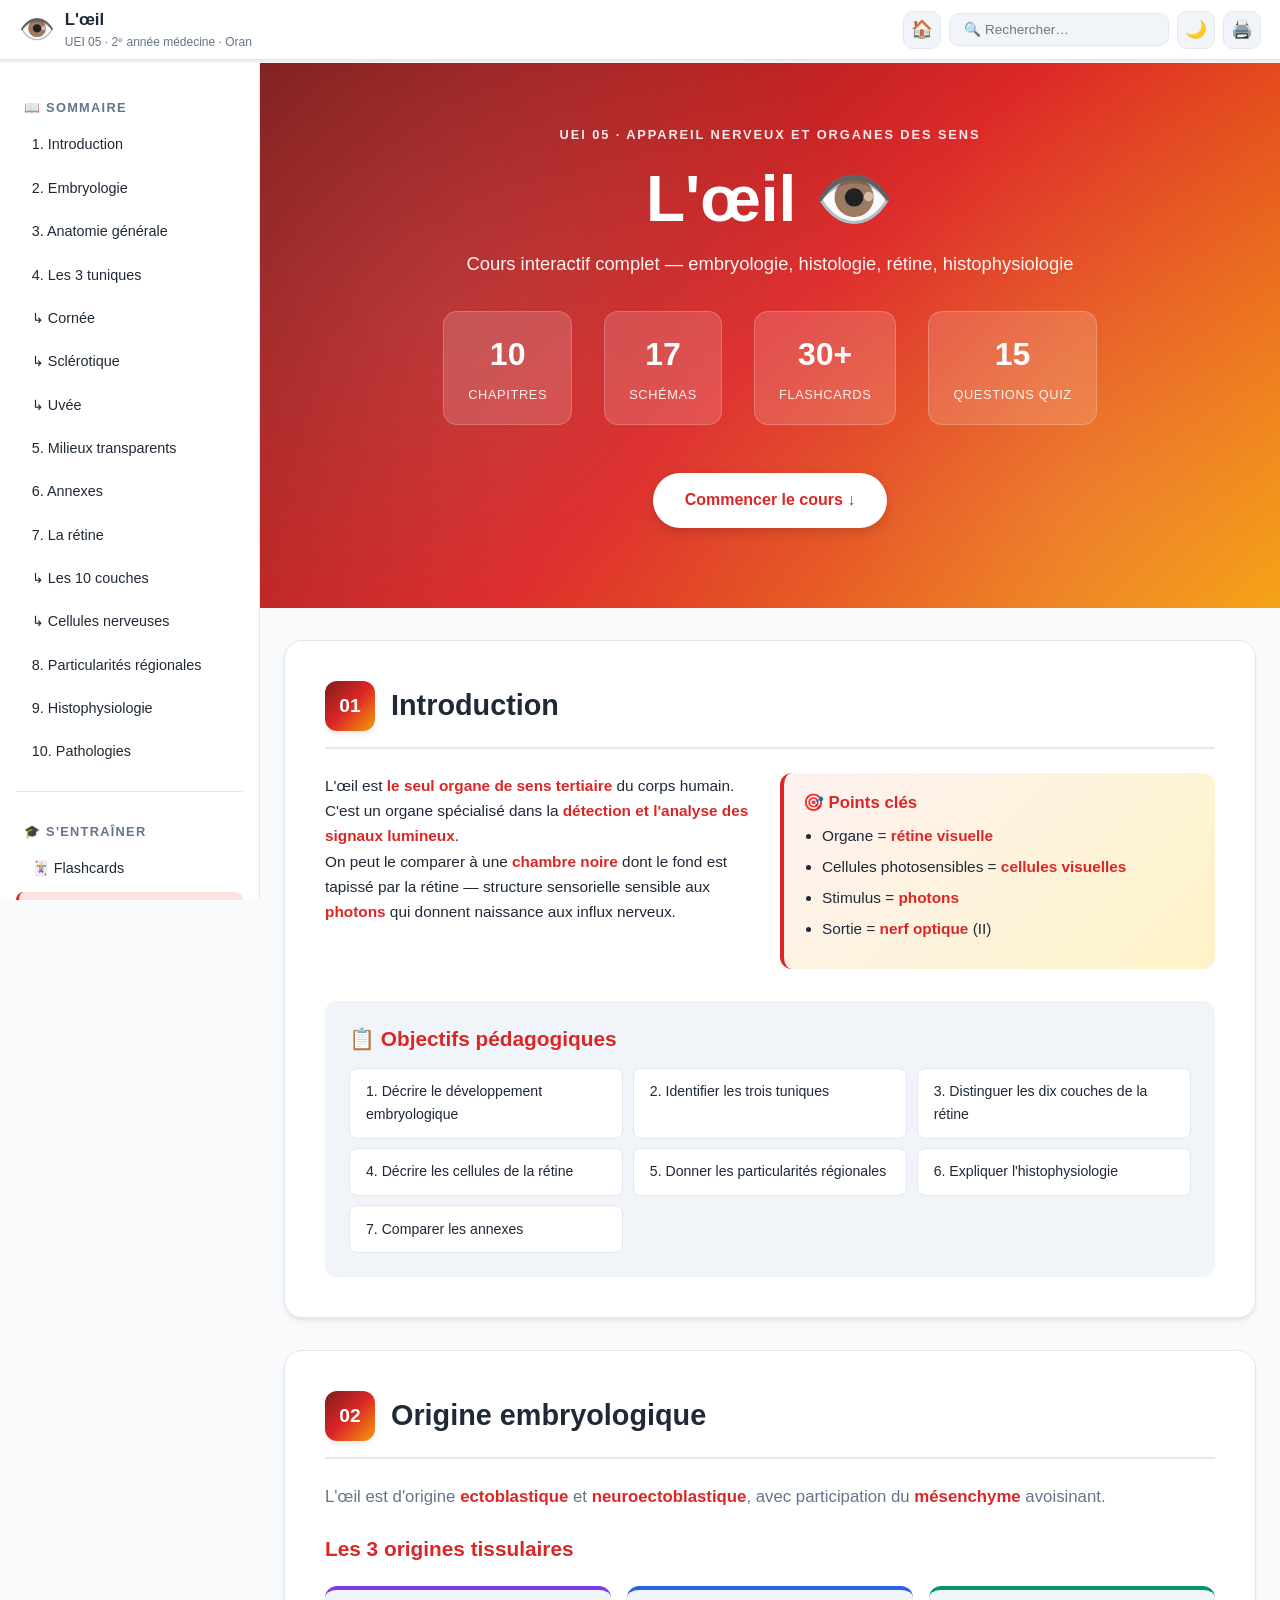
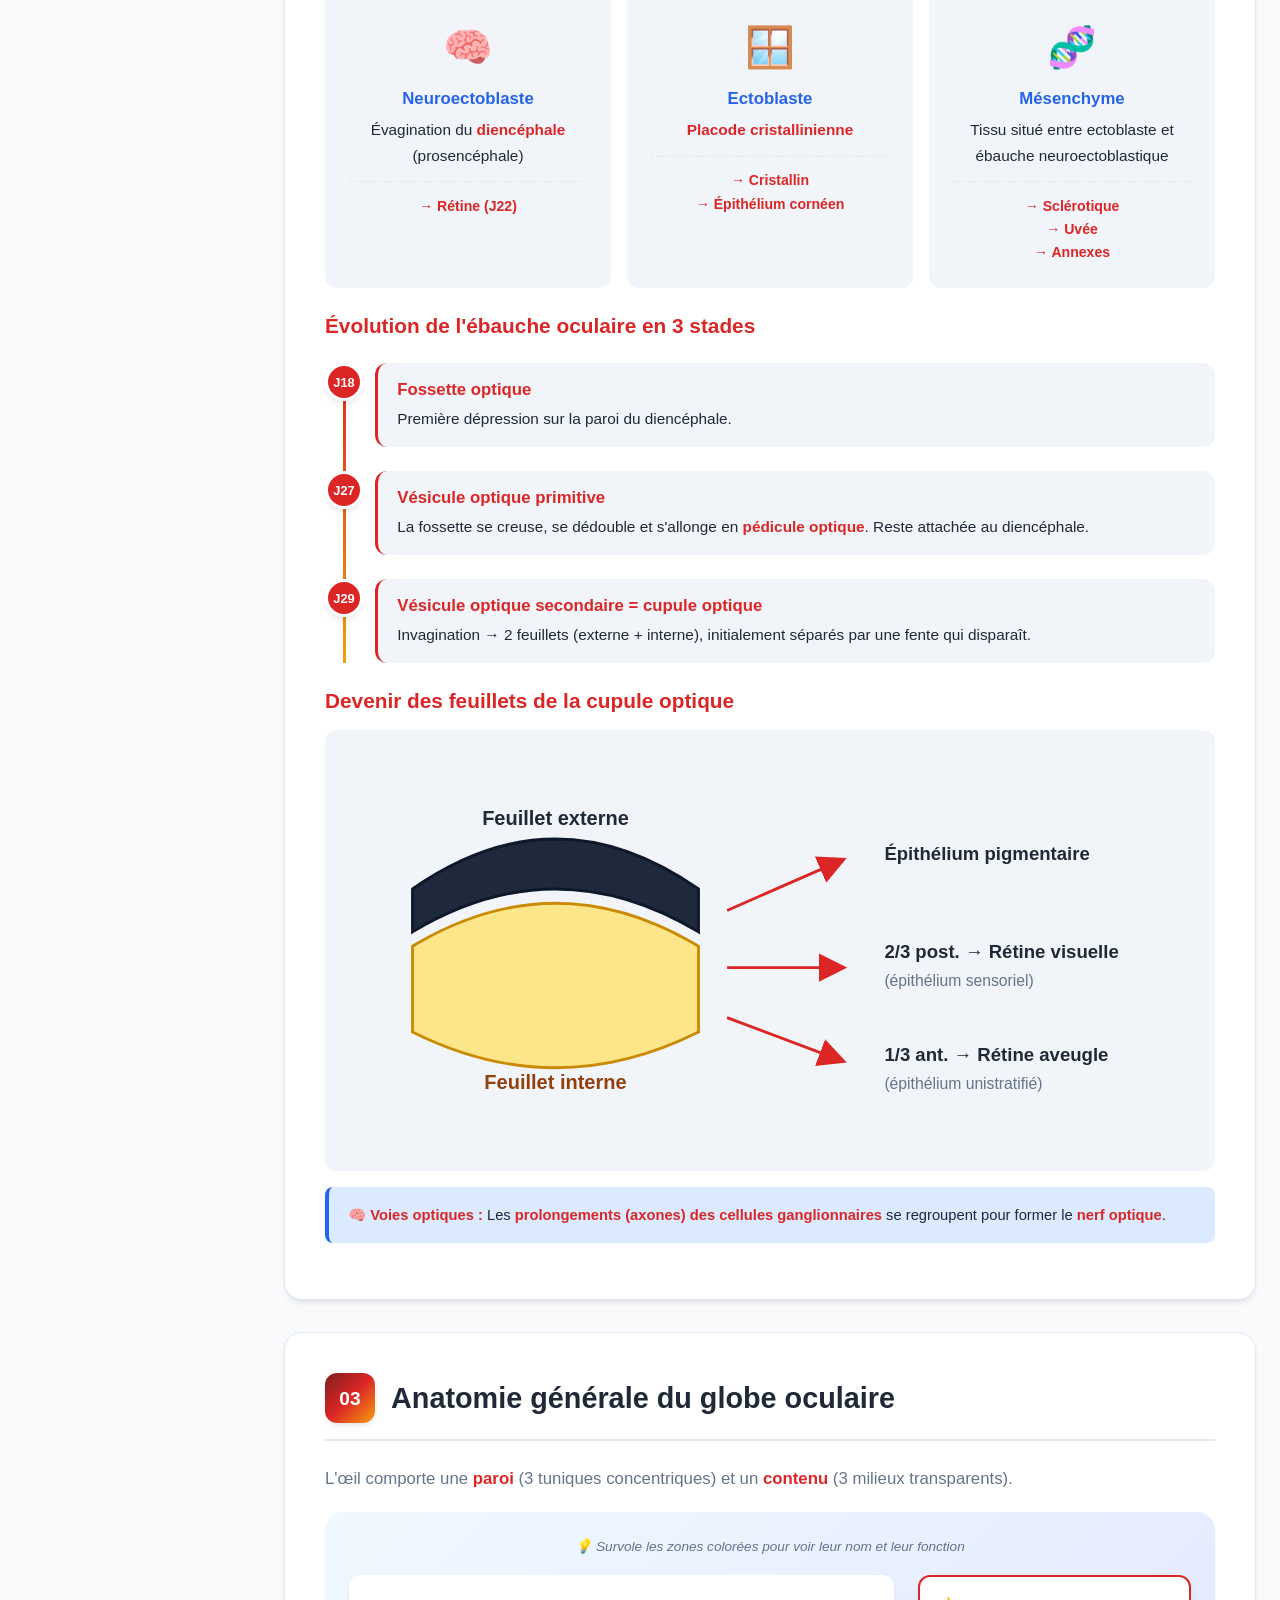
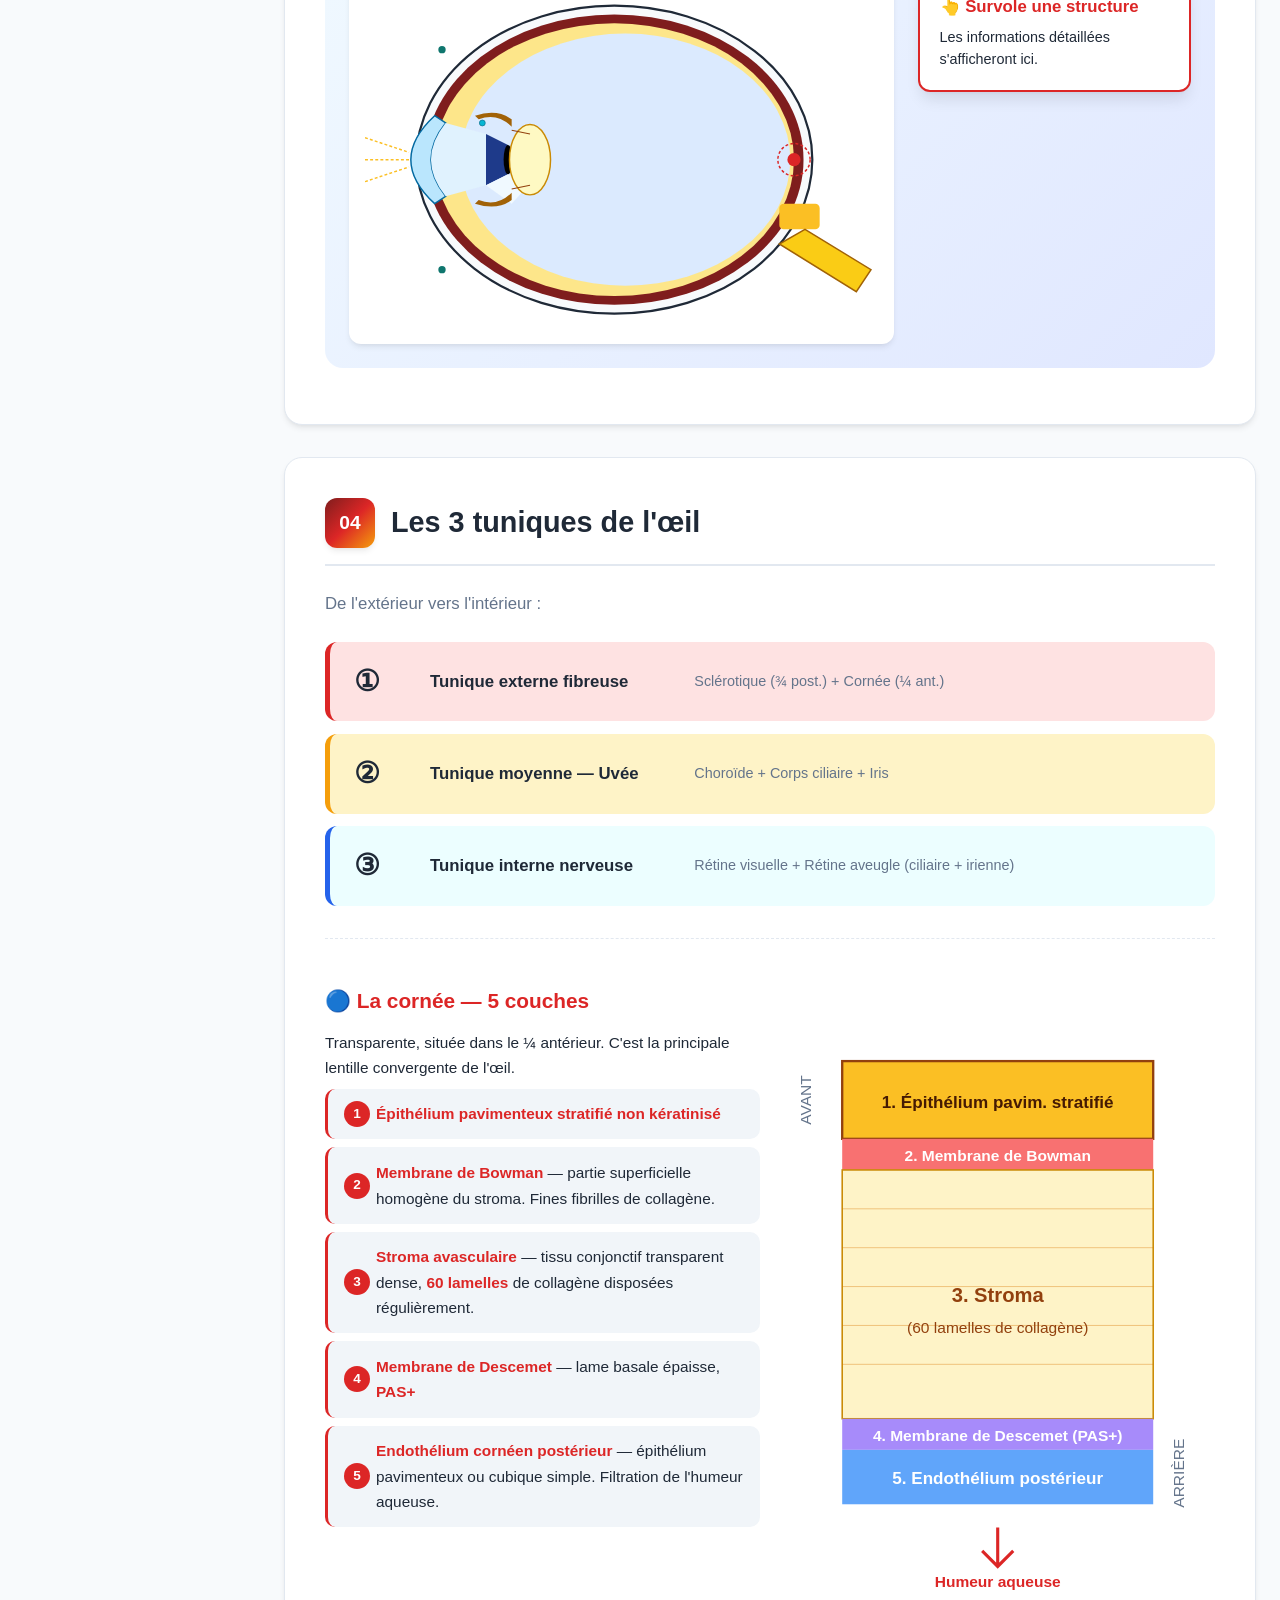
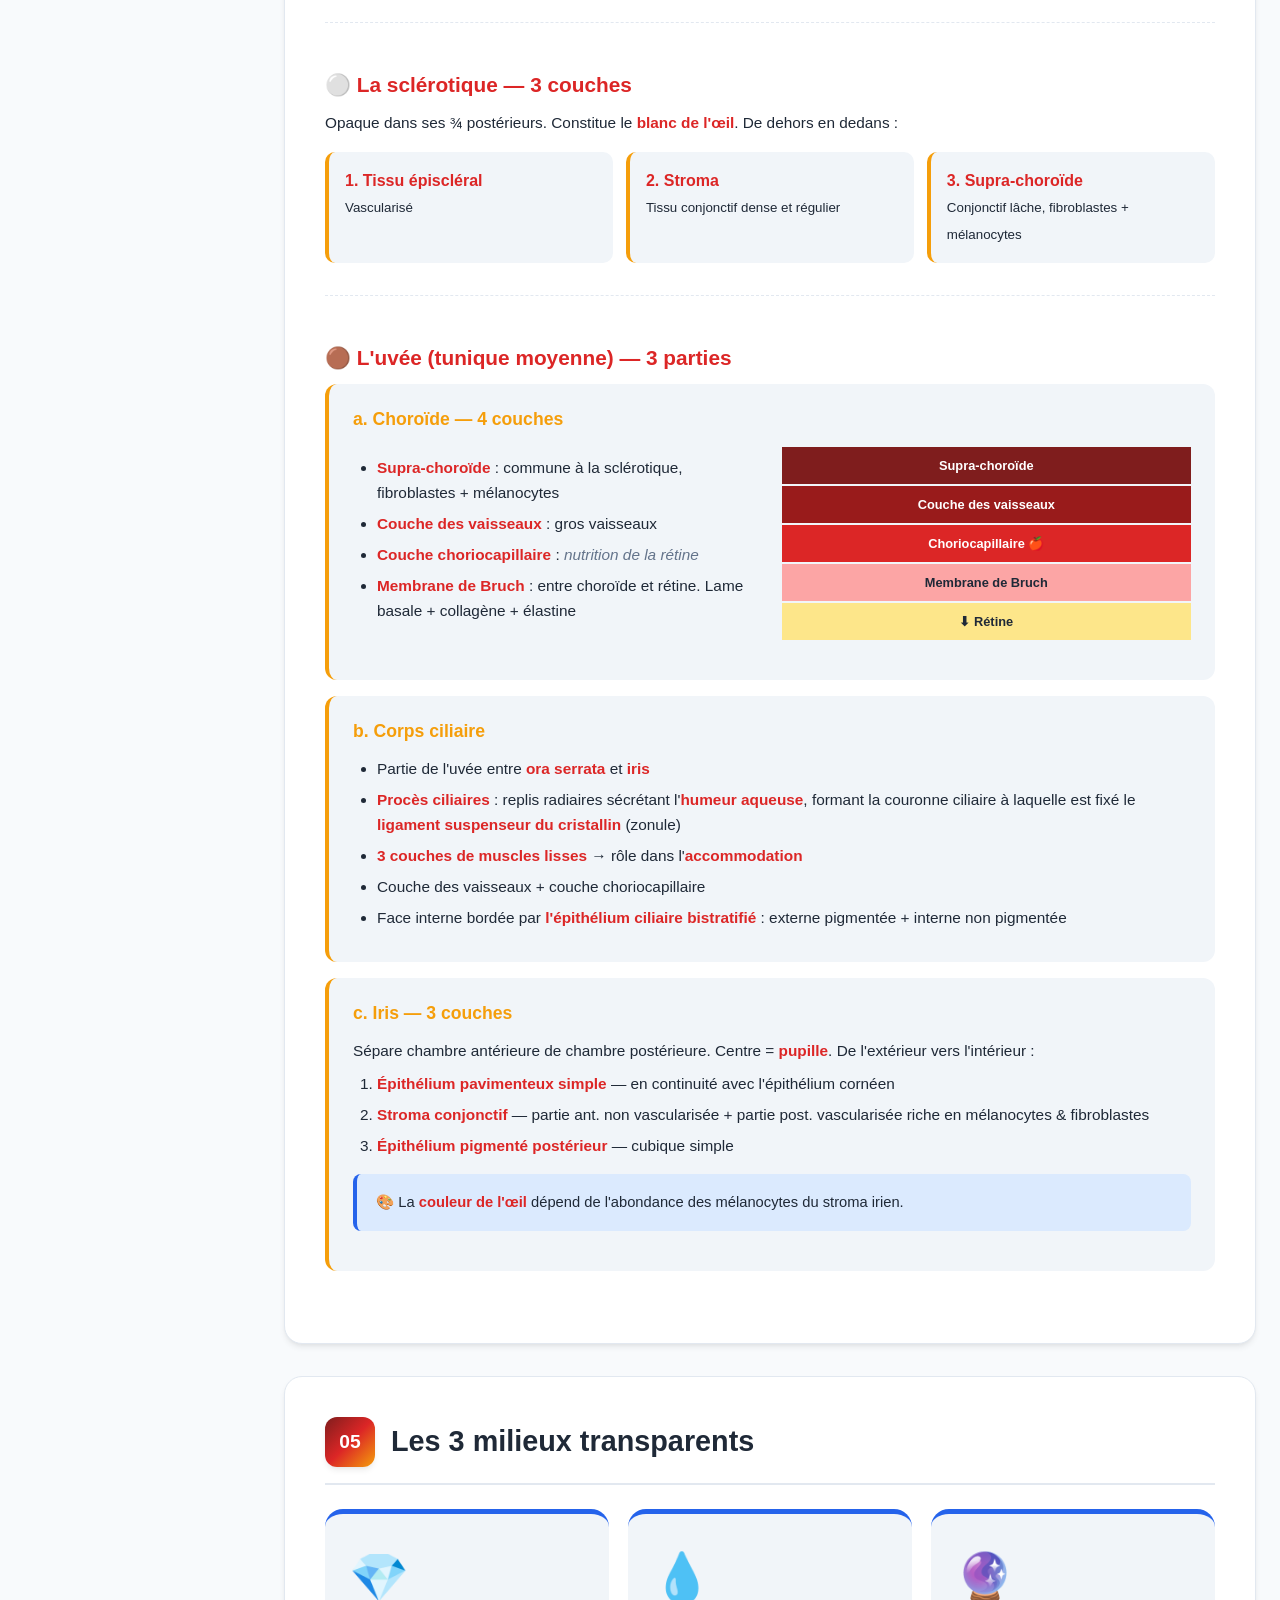
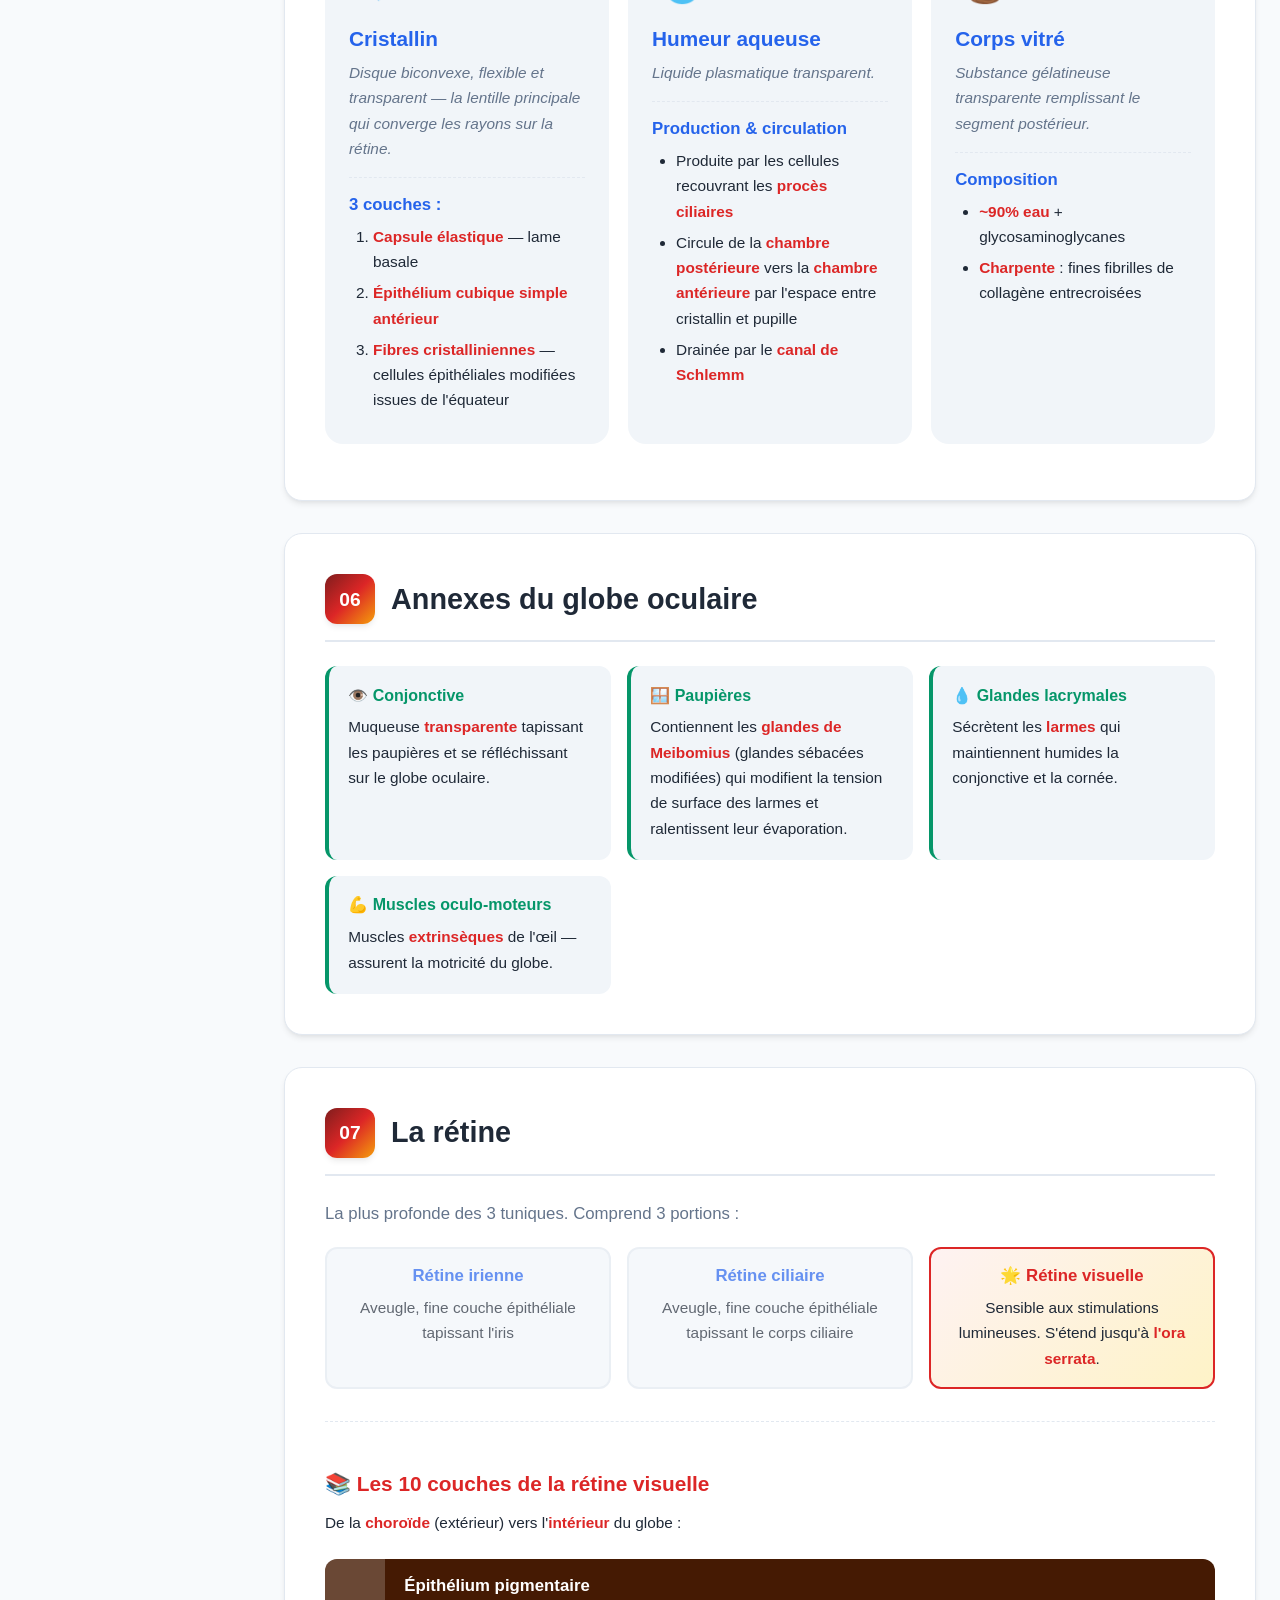
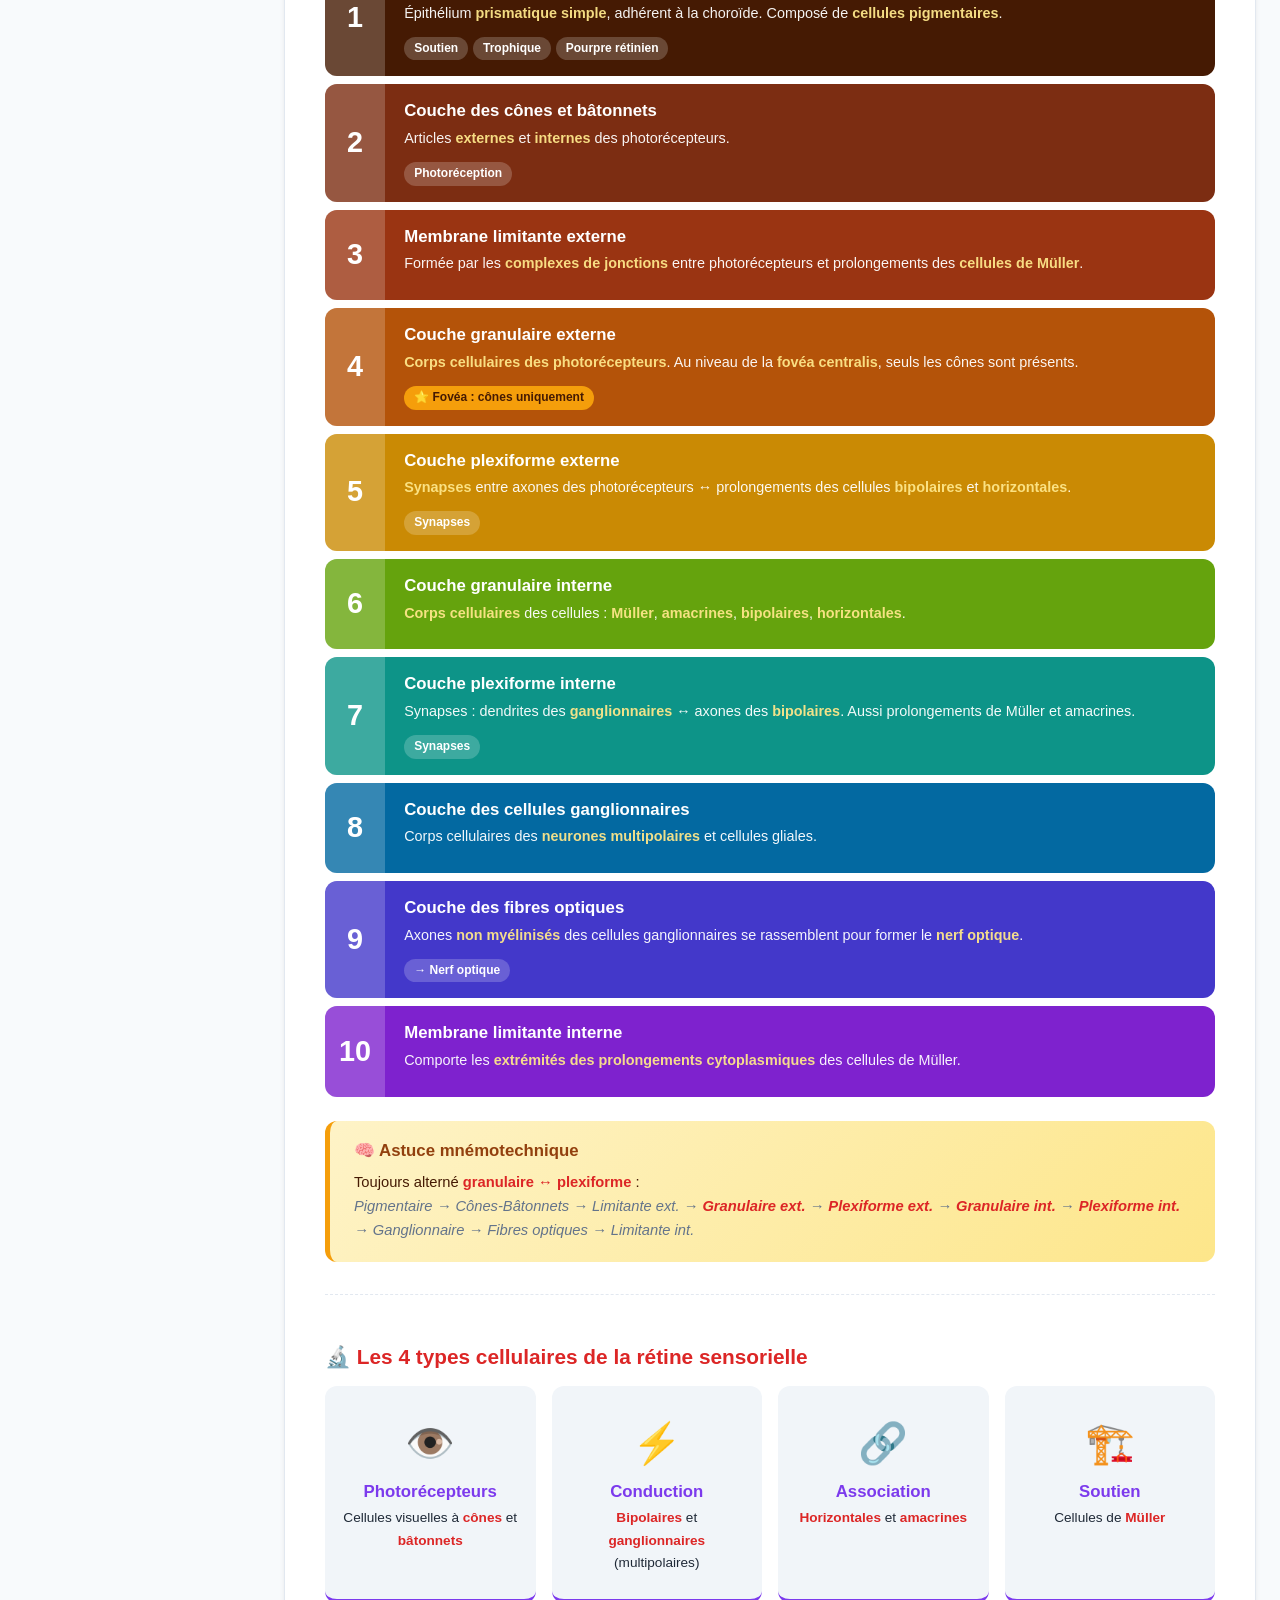
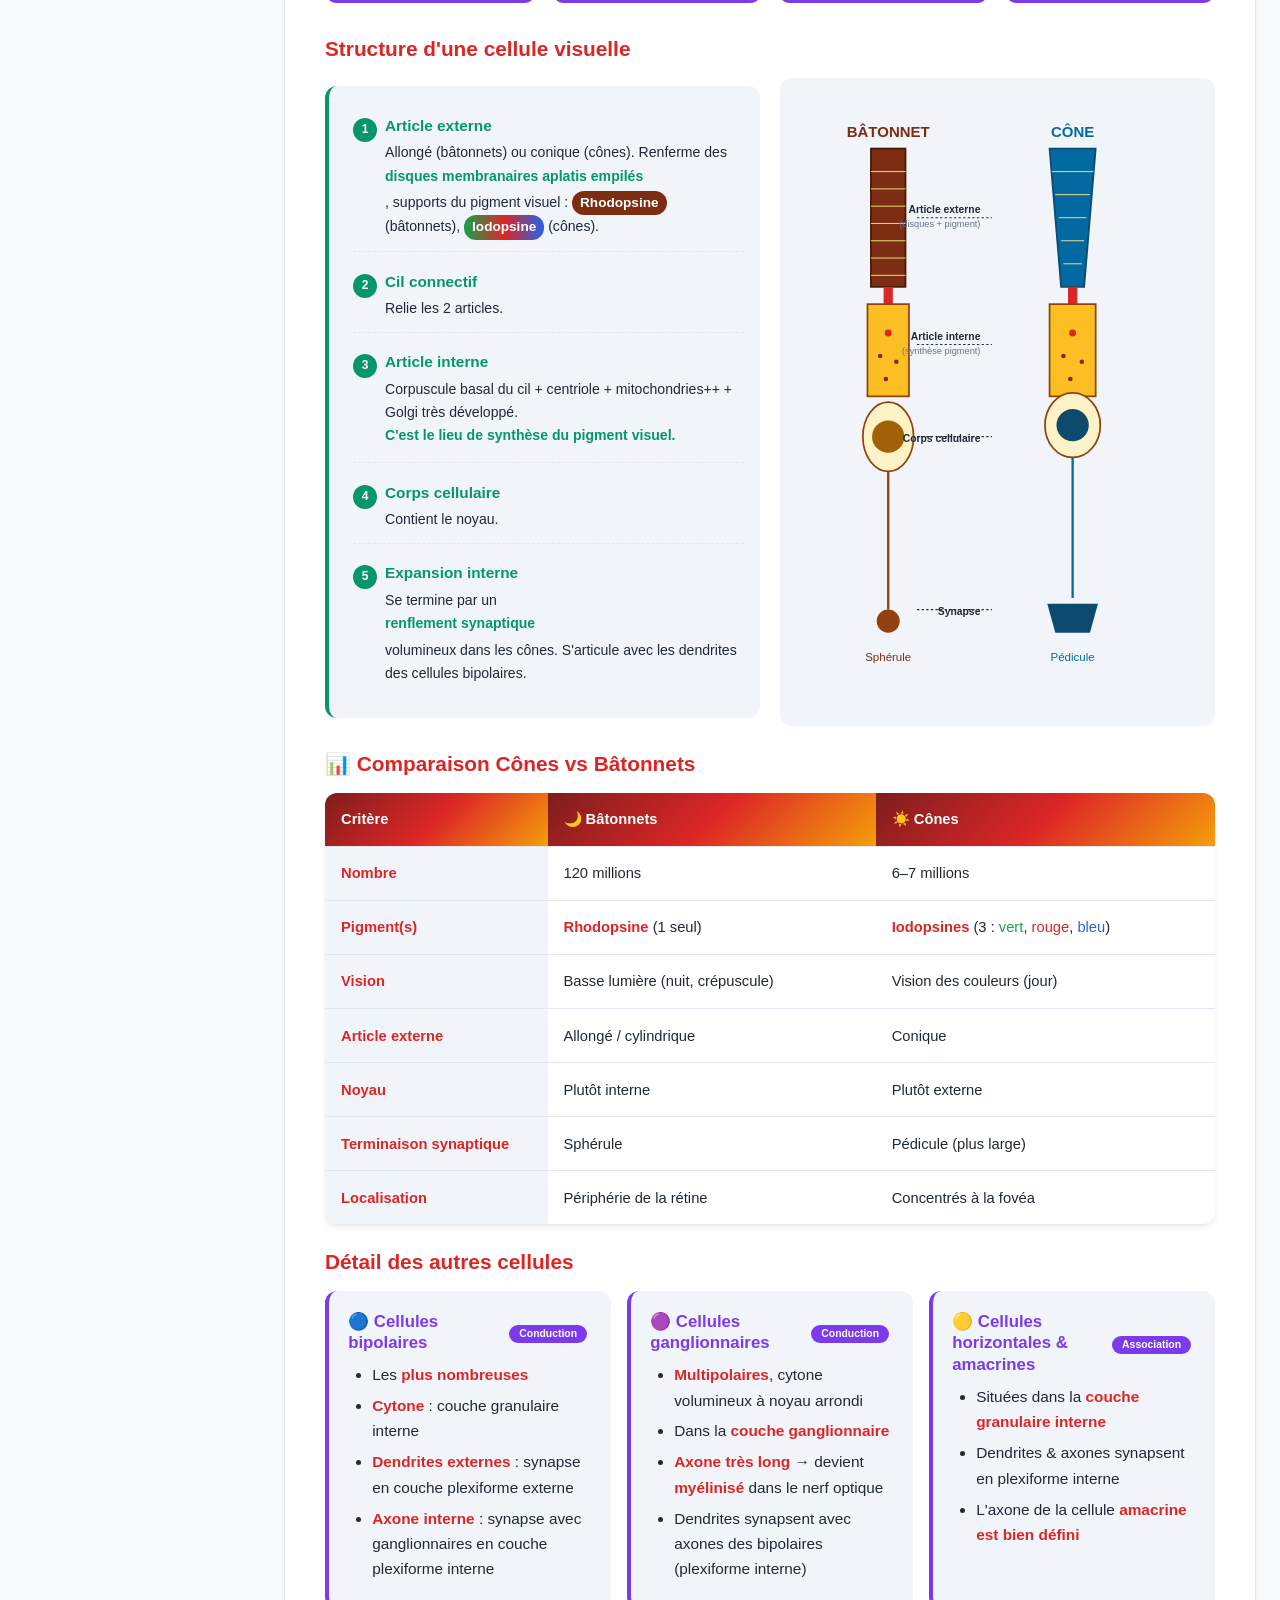
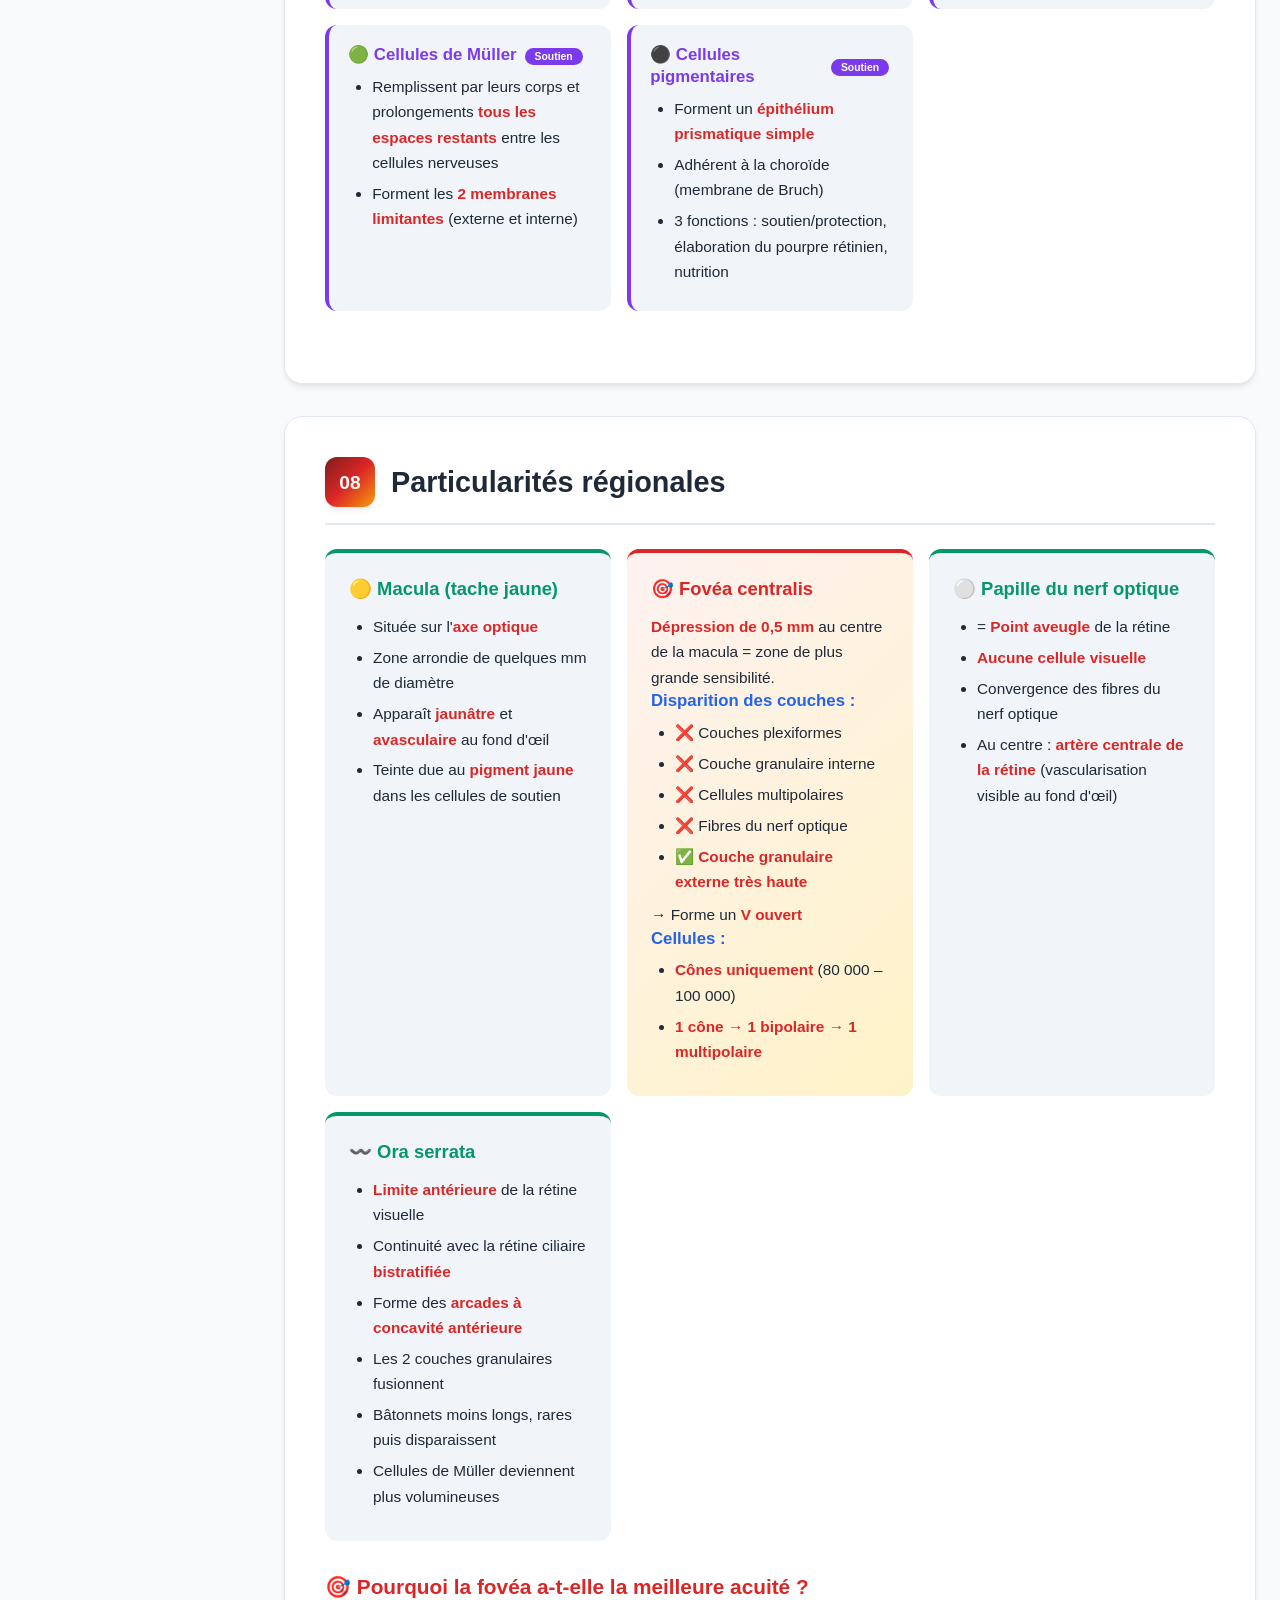
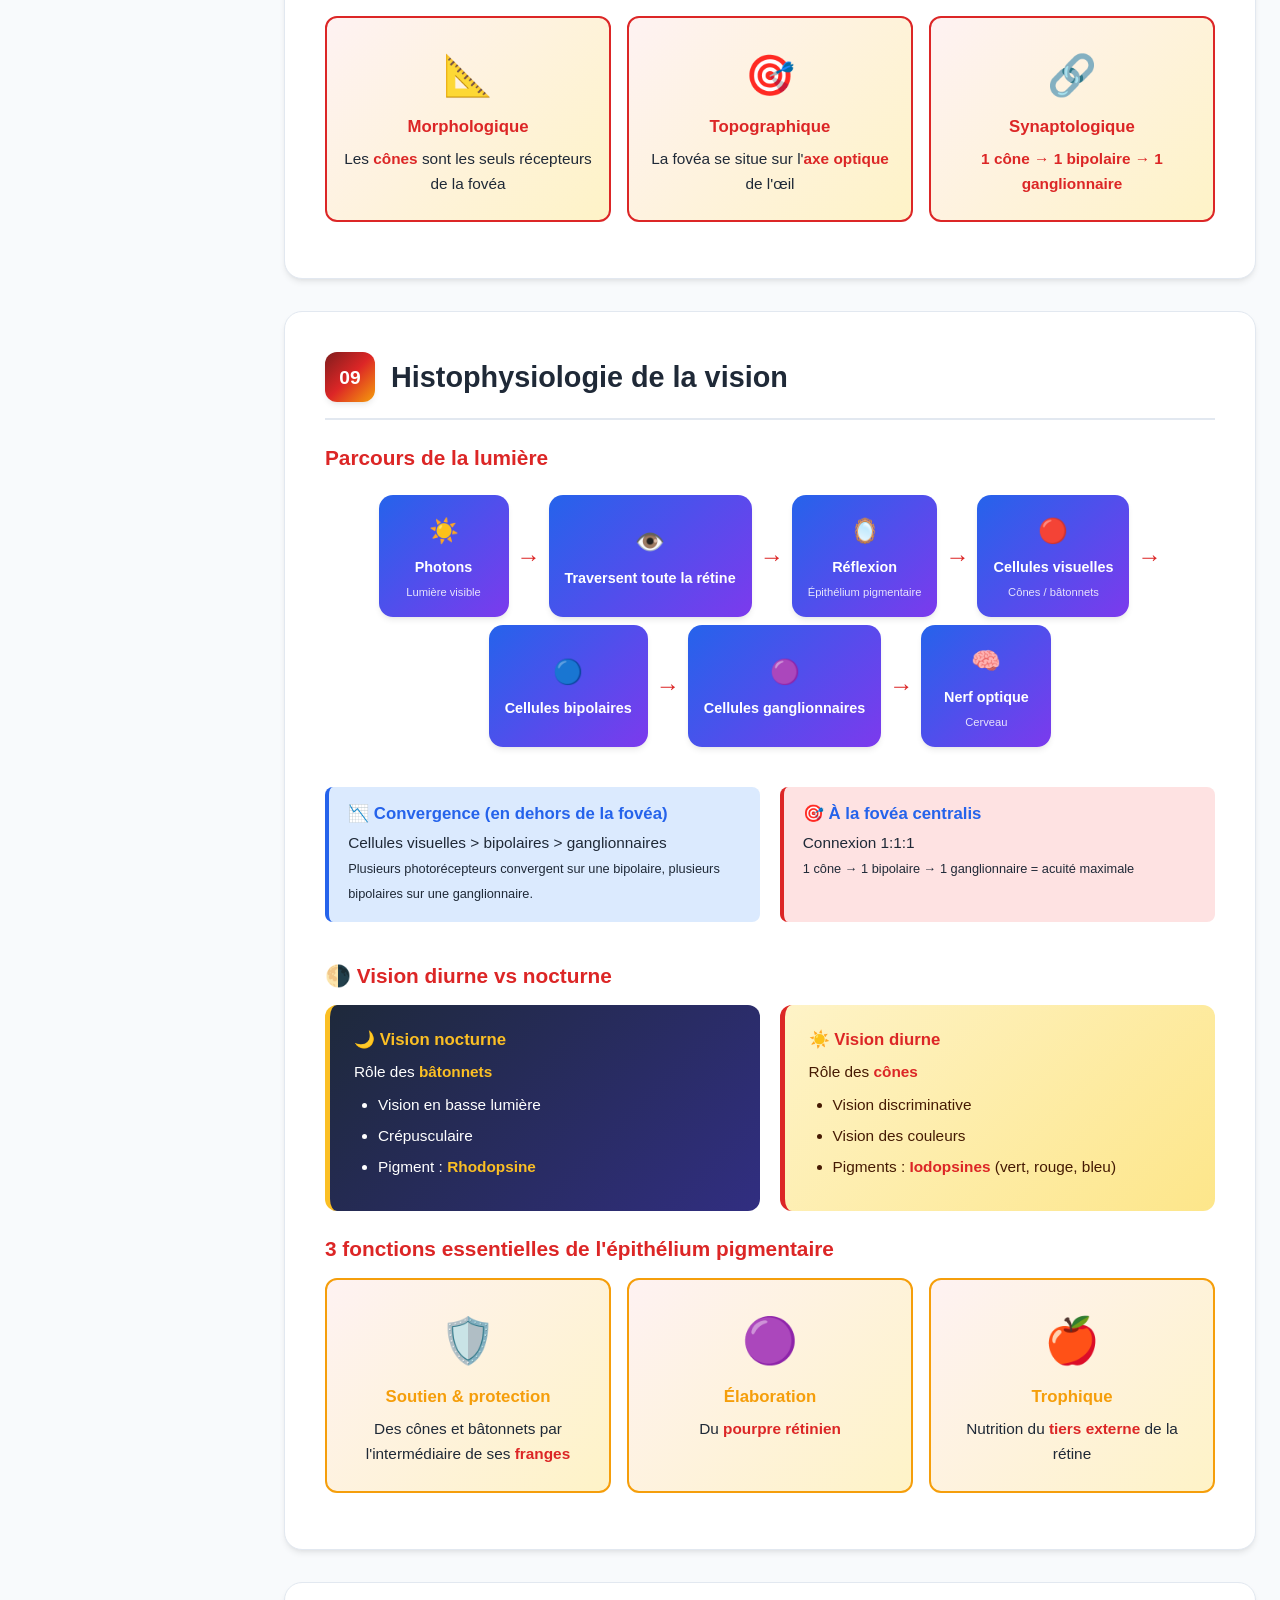
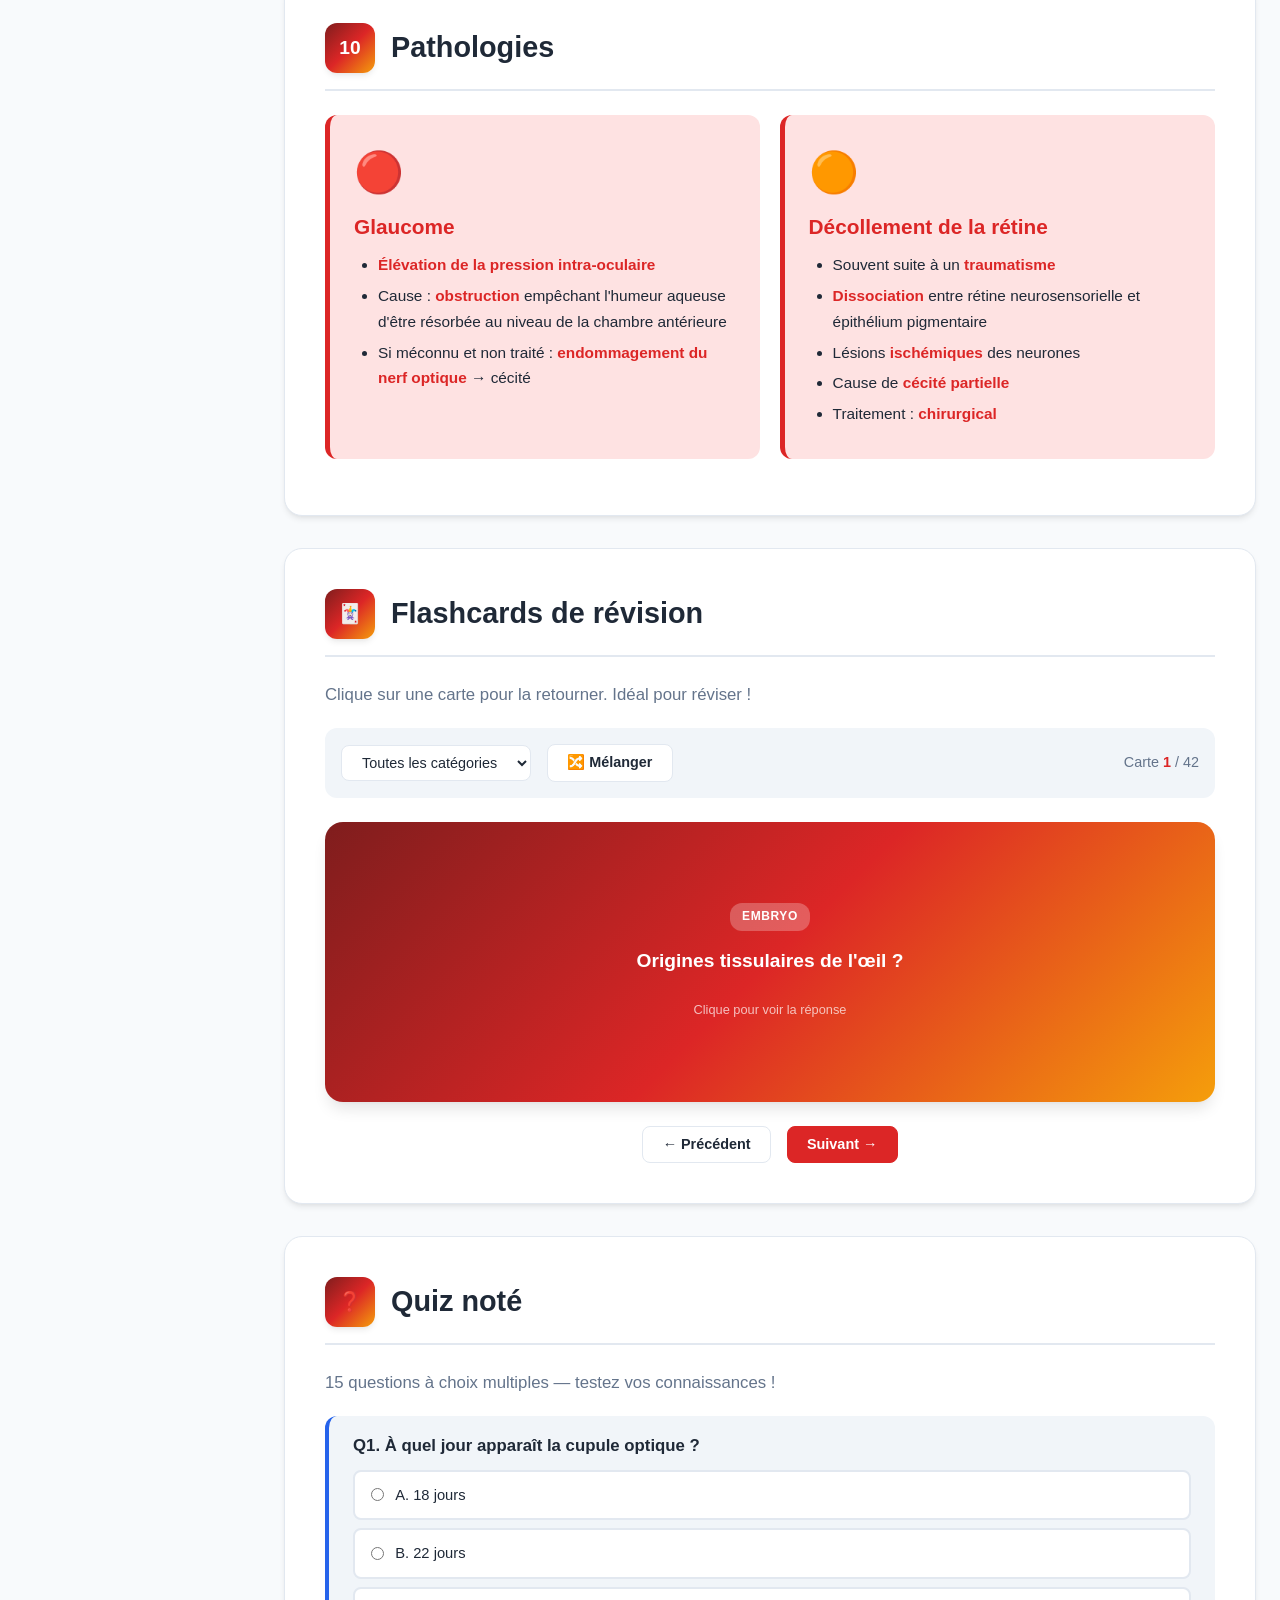
<file: oeil/index.html>
<!DOCTYPE html>
<html lang="fr">
<head>
<meta charset="UTF-8" />
<meta name="viewport" content="width=device-width, initial-scale=1.0" />
<!-- Security headers (via meta — GitHub Pages can't set HTTP headers) -->
<meta http-equiv="Content-Security-Policy" content="default-src 'self'; script-src 'self'; style-src 'self' 'unsafe-inline' https://fonts.googleapis.com; font-src 'self' https://fonts.gstatic.com; img-src 'self' data:; connect-src 'self'; frame-ancestors 'none'; form-action 'self'; base-uri 'self'; object-src 'none'; upgrade-insecure-requests">
<meta http-equiv="X-Content-Type-Options" content="nosniff">
<meta name="referrer" content="strict-origin-when-cross-origin">
<meta name="robots" content="index, follow">
<meta http-equiv="Permissions-Policy" content="geolocation=(), microphone=(), camera=(), payment=(), usb=(), magnetometer=(), gyroscope=(), accelerometer=()">
<title>L'œil — Cours interactif d'Histologie & Embryologie</title>
<link rel="stylesheet" href="style.css" />
<link rel="preconnect" href="https://fonts.googleapis.com">
<link rel="preconnect" href="https://fonts.gstatic.com" crossorigin>
<link href="https://fonts.googleapis.com/css2?family=Inter:wght@400;500;600;700;800&family=Poppins:wght@600;700;800&display=swap" rel="stylesheet">
</head>
<body>

<!-- TOPBAR -->
<header class="topbar">
  <button id="menuToggle" class="icon-btn" aria-label="Menu">☰</button>
  <a href="../index.html" class="brand brand-link" style="text-decoration:none;color:inherit">
    <span class="brand-logo">👁️</span>
    <div>
      <strong>L'œil</strong>
      <small>UEI 05 · 2ᵉ année médecine · Oran</small>
    </div>
  </a>
  <div class="topbar-actions">
    <a href="../index.html" class="icon-btn" title="Retour aux cours" style="text-decoration:none">🏠</a>
    <input type="search" id="searchInput" placeholder="🔍 Rechercher…" />
    <button id="themeToggle" class="icon-btn" aria-label="Thème">🌙</button>
    <button id="printBtn" class="icon-btn" aria-label="Imprimer">🖨️</button>
  </div>
</header>

<!-- PROGRESS BAR -->
<div class="progress-container"><div id="progressBar" class="progress-bar"></div></div>

<!-- SIDEBAR -->
<aside id="sidebar" class="sidebar">
  <nav>
    <h4>📖 Sommaire</h4>
    <a href="#intro">1. Introduction</a>
    <a href="#embryo">2. Embryologie</a>
    <a href="#anatomie">3. Anatomie générale</a>
    <a href="#tuniques">4. Les 3 tuniques</a>
    <a href="#cornee">↳ Cornée</a>
    <a href="#sclere">↳ Sclérotique</a>
    <a href="#uvee">↳ Uvée</a>
    <a href="#contenu">5. Milieux transparents</a>
    <a href="#annexes">6. Annexes</a>
    <a href="#retine">7. La rétine</a>
    <a href="#couches">↳ Les 10 couches</a>
    <a href="#cellules">↳ Cellules nerveuses</a>
    <a href="#regions">8. Particularités régionales</a>
    <a href="#physio">9. Histophysiologie</a>
    <a href="#patho">10. Pathologies</a>
    <hr/>
    <h4>🎓 S'entraîner</h4>
    <a href="#flashcards">🃏 Flashcards</a>
    <a href="#quiz">❓ Quiz noté</a>
    <a href="#fiche">📋 Fiche révision</a>
  </nav>
</aside>

<!-- HERO -->
<section class="hero">
  <div class="hero-bg"></div>
  <div class="hero-inner">
    <p class="kicker">UEI 05 · Appareil Nerveux et Organes des Sens</p>
    <h1>L'œil <span class="eye-emoji">👁️</span></h1>
    <p class="subtitle">Cours interactif complet — embryologie, histologie, rétine, histophysiologie</p>
    <div class="hero-stats">
      <div><strong>10</strong><span>chapitres</span></div>
      <div><strong>17</strong><span>schémas</span></div>
      <div><strong>30+</strong><span>flashcards</span></div>
      <div><strong>15</strong><span>questions quiz</span></div>
    </div>
    <a href="#intro" class="cta">Commencer le cours ↓</a>
  </div>
</section>

<main>

<!-- INTRODUCTION -->
<section id="intro" class="card" data-section>
  <div class="section-header">
    <span class="section-num">01</span>
    <h2>Introduction</h2>
  </div>
  <div class="grid-2">
    <div>
      <p>L'œil est <strong>le seul organe de sens tertiaire</strong> du corps humain. C'est un organe spécialisé dans la <strong>détection et l'analyse des signaux lumineux</strong>.</p>
      <p>On peut le comparer à une <strong>chambre noire</strong> dont le fond est tapissé par la rétine — structure sensorielle sensible aux <strong>photons</strong> qui donnent naissance aux influx nerveux.</p>
    </div>
    <div class="key-points">
      <h4>🎯 Points clés</h4>
      <ul>
        <li>Organe = <strong>rétine visuelle</strong></li>
        <li>Cellules photosensibles = <strong>cellules visuelles</strong></li>
        <li>Stimulus = <strong>photons</strong></li>
        <li>Sortie = <strong>nerf optique</strong> (II)</li>
      </ul>
    </div>
  </div>

  <div class="objectives">
    <h3>📋 Objectifs pédagogiques</h3>
    <div class="objectives-grid">
      <div>1. Décrire le développement embryologique</div>
      <div>2. Identifier les trois tuniques</div>
      <div>3. Distinguer les dix couches de la rétine</div>
      <div>4. Décrire les cellules de la rétine</div>
      <div>5. Donner les particularités régionales</div>
      <div>6. Expliquer l'histophysiologie</div>
      <div>7. Comparer les annexes</div>
    </div>
  </div>
</section>

<!-- EMBRYOLOGIE -->
<section id="embryo" class="card" data-section>
  <div class="section-header">
    <span class="section-num">02</span>
    <h2>Origine embryologique</h2>
  </div>

  <p class="lead">L'œil est d'origine <strong>ectoblastique</strong> et <strong>neuroectoblastique</strong>, avec participation du <strong>mésenchyme</strong> avoisinant.</p>

  <h3>Les 3 origines tissulaires</h3>
  <div class="origin-cards">
    <div class="origin-card neuroectoblast">
      <div class="origin-icon">🧠</div>
      <h4>Neuroectoblaste</h4>
      <p>Évagination du <strong>diencéphale</strong> (prosencéphale)</p>
      <p class="origin-derives">→ Rétine (J22)</p>
    </div>
    <div class="origin-card ectoblast">
      <div class="origin-icon">🪟</div>
      <h4>Ectoblaste</h4>
      <p><strong>Placode cristallinienne</strong></p>
      <p class="origin-derives">→ Cristallin<br>→ Épithélium cornéen</p>
    </div>
    <div class="origin-card mesenchyme">
      <div class="origin-icon">🧬</div>
      <h4>Mésenchyme</h4>
      <p>Tissu situé entre ectoblaste et ébauche neuroectoblastique</p>
      <p class="origin-derives">→ Sclérotique<br>→ Uvée<br>→ Annexes</p>
    </div>
  </div>

  <h3>Évolution de l'ébauche oculaire en 3 stades</h3>
  <div class="timeline-detailed">
    <div class="timeline-step">
      <div class="timeline-marker">J18</div>
      <div class="timeline-content">
        <h4>Fossette optique</h4>
        <p>Première dépression sur la paroi du diencéphale.</p>
      </div>
    </div>
    <div class="timeline-step">
      <div class="timeline-marker">J27</div>
      <div class="timeline-content">
        <h4>Vésicule optique primitive</h4>
        <p>La fossette se creuse, se dédouble et s'allonge en <strong>pédicule optique</strong>. Reste attachée au diencéphale.</p>
      </div>
    </div>
    <div class="timeline-step">
      <div class="timeline-marker">J29</div>
      <div class="timeline-content">
        <h4>Vésicule optique secondaire = cupule optique</h4>
        <p>Invagination → 2 feuillets (externe + interne), initialement séparés par une fente qui disparaît.</p>
      </div>
    </div>
  </div>

  <h3>Devenir des feuillets de la cupule optique</h3>
  <div class="cupule-svg">
    <svg viewBox="0 0 600 280" xmlns="http://www.w3.org/2000/svg">
      <!-- Cupule schematic -->
      <defs>
        <marker id="arr" markerWidth="10" markerHeight="10" refX="8" refY="5" orient="auto">
          <path d="M0,0 L10,5 L0,10 Z" fill="#dc2626"/>
        </marker>
      </defs>
      <!-- External leaflet -->
      <path d="M 50 100 Q 150 30 250 100 L 250 130 Q 150 70 50 130 Z" fill="#1e293b" stroke="#0f172a" stroke-width="2"/>
      <text x="150" y="55" text-anchor="middle" font-size="14" font-weight="700" fill="#1e293b">Feuillet externe</text>

      <!-- Internal leaflet -->
      <path d="M 50 140 Q 150 80 250 140 L 250 200 Q 150 250 50 200 Z" fill="#fde68a" stroke="#ca8a04" stroke-width="2"/>
      <text x="150" y="240" text-anchor="middle" font-size="14" font-weight="700" fill="#92400e">Feuillet interne</text>

      <!-- Arrows -->
      <line x1="270" y1="115" x2="350" y2="80" stroke="#dc2626" stroke-width="2" marker-end="url(#arr)"/>
      <text x="380" y="80" font-size="13" font-weight="600" fill="#1f2937">Épithélium pigmentaire</text>

      <line x1="270" y1="155" x2="350" y2="155" stroke="#dc2626" stroke-width="2" marker-end="url(#arr)"/>
      <text x="380" y="148" font-size="13" font-weight="600" fill="#1f2937">2/3 post. → Rétine visuelle</text>
      <text x="380" y="168" font-size="11" fill="#64748b">(épithélium sensoriel)</text>

      <line x1="270" y1="190" x2="350" y2="220" stroke="#dc2626" stroke-width="2" marker-end="url(#arr)"/>
      <text x="380" y="220" font-size="13" font-weight="600" fill="#1f2937">1/3 ant. → Rétine aveugle</text>
      <text x="380" y="240" font-size="11" fill="#64748b">(épithélium unistratifié)</text>
    </svg>
  </div>

  <div class="info-box">
    <strong>🧠 Voies optiques :</strong> Les <strong>prolongements (axones) des cellules ganglionnaires</strong> se regroupent pour former le <strong>nerf optique</strong>.
  </div>
</section>

<!-- ANATOMIE GLOBALE -->
<section id="anatomie" class="card" data-section>
  <div class="section-header">
    <span class="section-num">03</span>
    <h2>Anatomie générale du globe oculaire</h2>
  </div>

  <p class="lead">L'œil comporte une <strong>paroi</strong> (3 tuniques concentriques) et un <strong>contenu</strong> (3 milieux transparents).</p>

  <div class="eye-svg-wrapper">
    <p class="hint">💡 Survole les zones colorées pour voir leur nom et leur fonction</p>

    <div class="eye-interactive">
      <svg viewBox="0 0 700 460" class="eye-svg" xmlns="http://www.w3.org/2000/svg">
        <!-- Sclera (outermost) -->
        <ellipse cx="340" cy="230" rx="270" ry="210" fill="#f8fafc" stroke="#1f2937" stroke-width="3" data-label="Sclérotique" data-info="Tunique externe fibreuse, opaque, blanc de l'œil. 3 couches : épisclère, stroma, supra-choroïde." />

        <!-- Choroid -->
        <ellipse cx="340" cy="230" rx="258" ry="198" fill="#7f1d1d" data-label="Choroïde" data-info="Tunique moyenne vasculaire et pigmentée. Assure la nutrition de la rétine via la couche choriocapillaire." />

        <!-- Retina -->
        <ellipse cx="340" cy="230" rx="245" ry="186" fill="#fde68a" data-label="Rétine" data-info="Tunique interne nerveuse, organisée en 10 couches dans sa portion visuelle." />

        <!-- Vitreous -->
        <ellipse cx="355" cy="230" rx="225" ry="172" fill="#dbeafe" data-label="Corps vitré" data-info="Substance gélatineuse transparente : 90% eau + glycosaminoglycanes + fibrilles de collagène. Remplit le segment postérieur." />

        <!-- Cornea -->
        <path d="M 95 170 Q 30 230 95 290 L 110 280 Q 70 230 110 180 Z" fill="#bae6fd" stroke="#0369a1" stroke-width="2" data-label="Cornée" data-info="Tunique externe transparente (¼ antérieur), 5 couches : épithélium pavimenteux stratifié non kératinisé, Bowman, stroma avasculaire, Descemet, endothélium." />

        <!-- Anterior chamber -->
        <path d="M 110 180 L 165 195 L 165 265 L 110 280 Q 70 230 110 180 Z" fill="#e0f2fe" data-label="Chambre antérieure" data-info="Espace entre cornée et iris, contient l'humeur aqueuse." />

        <!-- Iris (top) -->
        <path d="M 165 195 L 195 210 L 195 250 L 165 265 Z" fill="#1e3a8a" data-label="Iris" data-info="Diaphragme pigmenté, sépare chambre antérieure et postérieure. Centre = pupille. 3 couches. Couleur ↔ mélanocytes." />

        <!-- Pupil -->
        <ellipse cx="195" cy="230" rx="6" ry="20" fill="#000" data-label="Pupille" data-info="Centre de l'iris. Diaphragme variable contrôlé par les muscles iriens (constricteur et dilatateur)." />

        <!-- Posterior chamber -->
        <path d="M 165 265 L 195 250 L 220 268 L 200 290 Z" fill="#f0f9ff" data-label="Chambre postérieure" data-info="Entre iris et cristallin. L'humeur aqueuse y circule avant de passer en chambre antérieure par la pupille." />

        <!-- Lens -->
        <ellipse cx="225" cy="230" rx="28" ry="48" fill="#fef9c3" stroke="#ca8a04" stroke-width="2" data-label="Cristallin" data-info="Lentille biconvexe, flexible, transparente. Converge la lumière sur la rétine. 3 couches : capsule élastique, épithélium cubique simple antérieur, fibres cristalliniennes." />

        <!-- Ciliary body -->
        <path d="M 155 175 Q 180 165 200 185 L 200 175 Q 180 160 150 170 Z" fill="#a16207" data-label="Corps ciliaire" data-info="Partie de l'uvée entre ora serrata et iris. Procès ciliaires sécrètent l'humeur aqueuse. 3 couches de muscles lisses (accommodation)." />
        <path d="M 155 285 Q 180 295 200 275 L 200 285 Q 180 300 150 290 Z" fill="#a16207" data-label="Corps ciliaire" data-info="Partie de l'uvée entre ora serrata et iris. Procès ciliaires sécrètent l'humeur aqueuse." />

        <!-- Zonule -->
        <line x1="200" y1="190" x2="225" y2="195" stroke="#92400e" stroke-width="1.5" data-label="Zonule de Zinn" data-info="Ligament suspenseur du cristallin, fixé sur la couronne ciliaire." />
        <line x1="200" y1="270" x2="225" y2="265" stroke="#92400e" stroke-width="1.5" data-label="Zonule de Zinn" data-info="Ligament suspenseur du cristallin." />

        <!-- Schlemm canal -->
        <circle cx="160" cy="180" r="4" fill="#06b6d4" stroke="#0e7490" stroke-width="1" data-label="Canal de Schlemm" data-info="Voie de drainage de l'humeur aqueuse à l'angle irido-cornéen." />

        <!-- Macula (yellow ring) -->
        <circle cx="585" cy="230" r="22" fill="none" stroke="#dc2626" stroke-width="2" stroke-dasharray="4,3" data-label="Macula (tache jaune)" data-info="Zone arrondie de quelques mm sur l'axe optique, jaunâtre, avasculaire. Pigment jaune dans cellules de soutien." />

        <!-- Fovea -->
        <circle cx="585" cy="230" r="9" fill="#dc2626" data-label="Fovéa centralis" data-info="Dépression de 0,5 mm au centre de la macula. Cônes uniquement (80-100k). 1 cône → 1 bipolaire → 1 ganglionnaire. Vision la plus fine." />

        <!-- Optic disc / papille -->
        <rect x="565" y="290" width="55" height="35" rx="6" fill="#fbbf24" data-label="Papille du nerf optique" data-info="Point aveugle. Convergence des fibres du nerf optique. Pas de cellules visuelles. Artère centrale de la rétine au centre." />

        <!-- Optic nerve -->
        <path d="M 600 325 L 690 380 L 670 410 L 565 345 Z" fill="#facc15" stroke="#a16207" stroke-width="2" data-label="Nerf optique (II)" data-info="Formé par les axones non myélinisés des cellules ganglionnaires regroupés. Devient myélinisé après la papille." />

        <!-- Ora serrata markers -->
        <circle cx="105" cy="80" r="5" fill="#0f766e" data-label="Ora serrata" data-info="Limite antérieure de la rétine visuelle. Continuité avec la rétine ciliaire bistratifiée. Bâtonnets disparaissent." />
        <circle cx="105" cy="380" r="5" fill="#0f766e" data-label="Ora serrata" data-info="Limite antérieure de la rétine visuelle." />

        <!-- Light rays animation -->
        <g class="light-rays">
          <line x1="0" y1="200" x2="60" y2="220" stroke="#fbbf24" stroke-width="2" stroke-dasharray="4,3"/>
          <line x1="0" y1="230" x2="60" y2="230" stroke="#fbbf24" stroke-width="2" stroke-dasharray="4,3"/>
          <line x1="0" y1="260" x2="60" y2="240" stroke="#fbbf24" stroke-width="2" stroke-dasharray="4,3"/>
        </g>
      </svg>

      <div class="info-panel" id="eyeInfoPanel">
        <h4>👆 Survole une structure</h4>
        <p>Les informations détaillées s'afficheront ici.</p>
      </div>
    </div>
  </div>
</section>

<!-- TUNIQUES -->
<section id="tuniques" class="card" data-section>
  <div class="section-header">
    <span class="section-num">04</span>
    <h2>Les 3 tuniques de l'œil</h2>
  </div>

  <p class="lead">De l'extérieur vers l'intérieur :</p>

  <div class="tuniques-overview">
    <div class="tunique-row tunique-externe-row">
      <div class="tunique-num">①</div>
      <div class="tunique-name">Tunique externe fibreuse</div>
      <div class="tunique-parts">Sclérotique (¾ post.) + Cornée (¼ ant.)</div>
    </div>
    <div class="tunique-row tunique-moyenne-row">
      <div class="tunique-num">②</div>
      <div class="tunique-name">Tunique moyenne — Uvée</div>
      <div class="tunique-parts">Choroïde + Corps ciliaire + Iris</div>
    </div>
    <div class="tunique-row tunique-interne-row">
      <div class="tunique-num">③</div>
      <div class="tunique-name">Tunique interne nerveuse</div>
      <div class="tunique-parts">Rétine visuelle + Rétine aveugle (ciliaire + irienne)</div>
    </div>
  </div>

  <!-- CORNEE -->
  <div id="cornee" class="subsection">
    <h3>🔵 La cornée — 5 couches</h3>
    <div class="grid-2">
      <div>
        <p>Transparente, située dans le ¼ antérieur. C'est la principale lentille convergente de l'œil.</p>
        <ol class="numbered-list cornea-list">
          <li><strong>Épithélium pavimenteux stratifié non kératinisé</strong></li>
          <li><strong>Membrane de Bowman</strong> — partie superficielle homogène du stroma. Fines fibrilles de collagène.</li>
          <li><strong>Stroma avasculaire</strong> — tissu conjonctif transparent dense, <strong>60 lamelles</strong> de collagène disposées régulièrement.</li>
          <li><strong>Membrane de Descemet</strong> — lame basale épaisse, <strong>PAS+</strong></li>
          <li><strong>Endothélium cornéen postérieur</strong> — épithélium pavimenteux ou cubique simple. Filtration de l'humeur aqueuse.</li>
        </ol>
      </div>
      <div class="cornea-schema">
        <svg viewBox="0 0 280 360" xmlns="http://www.w3.org/2000/svg">
          <!-- Layer 1: Epithelium -->
          <rect x="40" y="20" width="200" height="50" fill="#fbbf24" stroke="#92400e" stroke-width="1.5"/>
          <text x="140" y="50" text-anchor="middle" font-size="11" font-weight="600" fill="#451a03">1. Épithélium pavim. stratifié</text>

          <!-- Layer 2: Bowman -->
          <rect x="40" y="70" width="200" height="20" fill="#f87171"/>
          <text x="140" y="84" text-anchor="middle" font-size="10" font-weight="600" fill="white">2. Membrane de Bowman</text>

          <!-- Layer 3: Stroma -->
          <rect x="40" y="90" width="200" height="160" fill="#fef3c7" stroke="#ca8a04" stroke-width="1"/>
          <line x1="40" y1="115" x2="240" y2="115" stroke="#d97706" stroke-width="0.5" opacity="0.5"/>
          <line x1="40" y1="140" x2="240" y2="140" stroke="#d97706" stroke-width="0.5" opacity="0.5"/>
          <line x1="40" y1="165" x2="240" y2="165" stroke="#d97706" stroke-width="0.5" opacity="0.5"/>
          <line x1="40" y1="190" x2="240" y2="190" stroke="#d97706" stroke-width="0.5" opacity="0.5"/>
          <line x1="40" y1="215" x2="240" y2="215" stroke="#d97706" stroke-width="0.5" opacity="0.5"/>
          <text x="140" y="175" text-anchor="middle" font-size="13" font-weight="700" fill="#92400e">3. Stroma</text>
          <text x="140" y="195" text-anchor="middle" font-size="10" fill="#92400e">(60 lamelles de collagène)</text>

          <!-- Layer 4: Descemet -->
          <rect x="40" y="250" width="200" height="20" fill="#a78bfa"/>
          <text x="140" y="264" text-anchor="middle" font-size="10" font-weight="600" fill="white">4. Membrane de Descemet (PAS+)</text>

          <!-- Layer 5: Endothelium -->
          <rect x="40" y="270" width="200" height="35" fill="#60a5fa"/>
          <text x="140" y="292" text-anchor="middle" font-size="11" font-weight="600" fill="white">5. Endothélium postérieur</text>

          <!-- Side labels -->
          <text x="20" y="45" text-anchor="middle" font-size="10" fill="#64748b" transform="rotate(-90 20 45)">AVANT</text>
          <text x="260" y="285" text-anchor="middle" font-size="10" fill="#64748b" transform="rotate(-90 260 285)">ARRIÈRE</text>

          <!-- Arrow -->
          <path d="M 140 320 L 140 345 M 130 335 L 140 345 L 150 335" stroke="#dc2626" stroke-width="2" fill="none"/>
          <text x="140" y="358" text-anchor="middle" font-size="10" font-weight="600" fill="#dc2626">Humeur aqueuse</text>
        </svg>
      </div>
    </div>
  </div>

  <!-- SCLEROTIQUE -->
  <div id="sclere" class="subsection">
    <h3>⚪ La sclérotique — 3 couches</h3>
    <p>Opaque dans ses ¾ postérieurs. Constitue le <strong>blanc de l'œil</strong>. De dehors en dedans :</p>
    <div class="layer-cards">
      <div class="layer-card"><strong>1. Tissu épiscléral</strong><br><small>Vascularisé</small></div>
      <div class="layer-card"><strong>2. Stroma</strong><br><small>Tissu conjonctif dense et régulier</small></div>
      <div class="layer-card"><strong>3. Supra-choroïde</strong><br><small>Conjonctif lâche, fibroblastes + mélanocytes</small></div>
    </div>
  </div>

  <!-- UVEE -->
  <div id="uvee" class="subsection">
    <h3>🟤 L'uvée (tunique moyenne) — 3 parties</h3>

    <div class="uvee-card">
      <h4>a. Choroïde — 4 couches</h4>
      <div class="grid-2">
        <ul>
          <li><strong>Supra-choroïde</strong> : commune à la sclérotique, fibroblastes + mélanocytes</li>
          <li><strong>Couche des vaisseaux</strong> : gros vaisseaux</li>
          <li><strong>Couche choriocapillaire</strong> : <em>nutrition de la rétine</em></li>
          <li><strong>Membrane de Bruch</strong> : entre choroïde et rétine. Lame basale + collagène + élastine</li>
        </ul>
        <div class="diagram-mini">
          <div class="diag-layer" style="background:#7f1d1d;color:#fff">Supra-choroïde</div>
          <div class="diag-layer" style="background:#991b1b;color:#fff">Couche des vaisseaux</div>
          <div class="diag-layer" style="background:#dc2626;color:#fff">Choriocapillaire 🍎</div>
          <div class="diag-layer" style="background:#fca5a5">Membrane de Bruch</div>
          <div class="diag-layer" style="background:#fde68a">⬇ Rétine</div>
        </div>
      </div>
    </div>

    <div class="uvee-card">
      <h4>b. Corps ciliaire</h4>
      <ul>
        <li>Partie de l'uvée entre <strong>ora serrata</strong> et <strong>iris</strong></li>
        <li><strong>Procès ciliaires</strong> : replis radiaires sécrétant l'<strong>humeur aqueuse</strong>, formant la couronne ciliaire à laquelle est fixé le <strong>ligament suspenseur du cristallin</strong> (zonule)</li>
        <li><strong>3 couches de muscles lisses</strong> → rôle dans l'<strong>accommodation</strong></li>
        <li>Couche des vaisseaux + couche choriocapillaire</li>
        <li>Face interne bordée par <strong>l'épithélium ciliaire bistratifié</strong> : externe pigmentée + interne non pigmentée</li>
      </ul>
    </div>

    <div class="uvee-card">
      <h4>c. Iris — 3 couches</h4>
      <p>Sépare chambre antérieure de chambre postérieure. Centre = <strong>pupille</strong>. De l'extérieur vers l'intérieur :</p>
      <ol>
        <li><strong>Épithélium pavimenteux simple</strong> — en continuité avec l'épithélium cornéen</li>
        <li><strong>Stroma conjonctif</strong> — partie ant. non vascularisée + partie post. vascularisée riche en mélanocytes & fibroblastes</li>
        <li><strong>Épithélium pigmenté postérieur</strong> — cubique simple</li>
      </ol>
      <p class="info-box">🎨 La <strong>couleur de l'œil</strong> dépend de l'abondance des mélanocytes du stroma irien.</p>
    </div>
  </div>
</section>

<!-- CONTENU -->
<section id="contenu" class="card" data-section>
  <div class="section-header">
    <span class="section-num">05</span>
    <h2>Les 3 milieux transparents</h2>
  </div>

  <div class="media-grid">
    <div class="media-card">
      <div class="media-icon">💎</div>
      <h3>Cristallin</h3>
      <p class="media-desc">Disque biconvexe, flexible et transparent — la lentille principale qui converge les rayons sur la rétine.</p>
      <h4>3 couches :</h4>
      <ol>
        <li><strong>Capsule élastique</strong> — lame basale</li>
        <li><strong>Épithélium cubique simple antérieur</strong></li>
        <li><strong>Fibres cristalliniennes</strong> — cellules épithéliales modifiées issues de l'équateur</li>
      </ol>
    </div>

    <div class="media-card">
      <div class="media-icon">💧</div>
      <h3>Humeur aqueuse</h3>
      <p class="media-desc">Liquide plasmatique transparent.</p>
      <h4>Production & circulation</h4>
      <ul>
        <li>Produite par les cellules recouvrant les <strong>procès ciliaires</strong></li>
        <li>Circule de la <strong>chambre postérieure</strong> vers la <strong>chambre antérieure</strong> par l'espace entre cristallin et pupille</li>
        <li>Drainée par le <strong>canal de Schlemm</strong></li>
      </ul>
    </div>

    <div class="media-card">
      <div class="media-icon">🔮</div>
      <h3>Corps vitré</h3>
      <p class="media-desc">Substance gélatineuse transparente remplissant le segment postérieur.</p>
      <h4>Composition</h4>
      <ul>
        <li><strong>~90% eau</strong> + glycosaminoglycanes</li>
        <li><strong>Charpente</strong> : fines fibrilles de collagène entrecroisées</li>
      </ul>
    </div>
  </div>
</section>

<!-- ANNEXES -->
<section id="annexes" class="card" data-section>
  <div class="section-header">
    <span class="section-num">06</span>
    <h2>Annexes du globe oculaire</h2>
  </div>

  <div class="annexes-grid">
    <div class="annex">
      <h4>👁️ Conjonctive</h4>
      <p>Muqueuse <strong>transparente</strong> tapissant les paupières et se réfléchissant sur le globe oculaire.</p>
    </div>
    <div class="annex">
      <h4>🪟 Paupières</h4>
      <p>Contiennent les <strong>glandes de Meibomius</strong> (glandes sébacées modifiées) qui modifient la tension de surface des larmes et ralentissent leur évaporation.</p>
    </div>
    <div class="annex">
      <h4>💧 Glandes lacrymales</h4>
      <p>Sécrètent les <strong>larmes</strong> qui maintiennent humides la conjonctive et la cornée.</p>
    </div>
    <div class="annex">
      <h4>💪 Muscles oculo-moteurs</h4>
      <p>Muscles <strong>extrinsèques</strong> de l'œil — assurent la motricité du globe.</p>
    </div>
  </div>
</section>

<!-- RETINE -->
<section id="retine" class="card" data-section>
  <div class="section-header">
    <span class="section-num">07</span>
    <h2>La rétine</h2>
  </div>

  <p class="lead">La plus profonde des 3 tuniques. Comprend 3 portions :</p>

  <div class="retine-overview">
    <div class="retine-portion">
      <h4>Rétine irienne</h4>
      <p>Aveugle, fine couche épithéliale tapissant l'iris</p>
    </div>
    <div class="retine-portion">
      <h4>Rétine ciliaire</h4>
      <p>Aveugle, fine couche épithéliale tapissant le corps ciliaire</p>
    </div>
    <div class="retine-portion retine-visuelle">
      <h4>🌟 Rétine visuelle</h4>
      <p>Sensible aux stimulations lumineuses. S'étend jusqu'à <strong>l'ora serrata</strong>.</p>
    </div>
  </div>

  <!-- 10 COUCHES -->
  <div id="couches" class="subsection">
    <h3>📚 Les 10 couches de la rétine visuelle</h3>
    <p>De la <strong>choroïde</strong> (extérieur) vers l'<strong>intérieur</strong> du globe :</p>

    <div class="retine-layers">
      <div class="layer-detail" style="--c:#451a03">
        <div class="layer-num">1</div>
        <div class="layer-body">
          <h4>Épithélium pigmentaire</h4>
          <p>Épithélium <strong>prismatique simple</strong>, adhérent à la choroïde. Composé de <strong>cellules pigmentaires</strong>.</p>
          <span class="tag">Soutien</span><span class="tag">Trophique</span><span class="tag">Pourpre rétinien</span>
        </div>
      </div>

      <div class="layer-detail" style="--c:#7c2d12">
        <div class="layer-num">2</div>
        <div class="layer-body">
          <h4>Couche des cônes et bâtonnets</h4>
          <p>Articles <strong>externes</strong> et <strong>internes</strong> des photorécepteurs.</p>
          <span class="tag">Photoréception</span>
        </div>
      </div>

      <div class="layer-detail" style="--c:#9a3412">
        <div class="layer-num">3</div>
        <div class="layer-body">
          <h4>Membrane limitante externe</h4>
          <p>Formée par les <strong>complexes de jonctions</strong> entre photorécepteurs et prolongements des <strong>cellules de Müller</strong>.</p>
        </div>
      </div>

      <div class="layer-detail" style="--c:#b45309">
        <div class="layer-num">4</div>
        <div class="layer-body">
          <h4>Couche granulaire externe</h4>
          <p><strong>Corps cellulaires des photorécepteurs</strong>. Au niveau de la <strong>fovéa centralis</strong>, seuls les cônes sont présents.</p>
          <span class="tag highlight">⭐ Fovéa : cônes uniquement</span>
        </div>
      </div>

      <div class="layer-detail" style="--c:#ca8a04">
        <div class="layer-num">5</div>
        <div class="layer-body">
          <h4>Couche plexiforme externe</h4>
          <p><strong>Synapses</strong> entre axones des photorécepteurs ↔ prolongements des cellules <strong>bipolaires</strong> et <strong>horizontales</strong>.</p>
          <span class="tag">Synapses</span>
        </div>
      </div>

      <div class="layer-detail" style="--c:#65a30d">
        <div class="layer-num">6</div>
        <div class="layer-body">
          <h4>Couche granulaire interne</h4>
          <p><strong>Corps cellulaires</strong> des cellules : <strong>Müller</strong>, <strong>amacrines</strong>, <strong>bipolaires</strong>, <strong>horizontales</strong>.</p>
        </div>
      </div>

      <div class="layer-detail" style="--c:#0d9488">
        <div class="layer-num">7</div>
        <div class="layer-body">
          <h4>Couche plexiforme interne</h4>
          <p>Synapses : dendrites des <strong>ganglionnaires</strong> ↔ axones des <strong>bipolaires</strong>. Aussi prolongements de Müller et amacrines.</p>
          <span class="tag">Synapses</span>
        </div>
      </div>

      <div class="layer-detail" style="--c:#0369a1">
        <div class="layer-num">8</div>
        <div class="layer-body">
          <h4>Couche des cellules ganglionnaires</h4>
          <p>Corps cellulaires des <strong>neurones multipolaires</strong> et cellules gliales.</p>
        </div>
      </div>

      <div class="layer-detail" style="--c:#4338ca">
        <div class="layer-num">9</div>
        <div class="layer-body">
          <h4>Couche des fibres optiques</h4>
          <p>Axones <strong>non myélinisés</strong> des cellules ganglionnaires se rassemblent pour former le <strong>nerf optique</strong>.</p>
          <span class="tag">→ Nerf optique</span>
        </div>
      </div>

      <div class="layer-detail" style="--c:#7e22ce">
        <div class="layer-num">10</div>
        <div class="layer-body">
          <h4>Membrane limitante interne</h4>
          <p>Comporte les <strong>extrémités des prolongements cytoplasmiques</strong> des cellules de Müller.</p>
        </div>
      </div>
    </div>

    <div class="mnemo-box">
      <h4>🧠 Astuce mnémotechnique</h4>
      <p>Toujours alterné <strong>granulaire ↔ plexiforme</strong> :<br>
      <em>Pigmentaire → Cônes-Bâtonnets → Limitante ext. → <strong>Granulaire ext.</strong> → <strong>Plexiforme ext.</strong> → <strong>Granulaire int.</strong> → <strong>Plexiforme int.</strong> → Ganglionnaire → Fibres optiques → Limitante int.</em></p>
    </div>
  </div>

  <!-- CELLULES -->
  <div id="cellules" class="subsection">
    <h3>🔬 Les 4 types cellulaires de la rétine sensorielle</h3>

    <div class="cells-grid">
      <div class="cell-card">
        <div class="cell-icon">👁️</div>
        <h4>Photorécepteurs</h4>
        <p>Cellules visuelles à <strong>cônes</strong> et <strong>bâtonnets</strong></p>
      </div>
      <div class="cell-card">
        <div class="cell-icon">⚡</div>
        <h4>Conduction</h4>
        <p><strong>Bipolaires</strong> et <strong>ganglionnaires</strong> (multipolaires)</p>
      </div>
      <div class="cell-card">
        <div class="cell-icon">🔗</div>
        <h4>Association</h4>
        <p><strong>Horizontales</strong> et <strong>amacrines</strong></p>
      </div>
      <div class="cell-card">
        <div class="cell-icon">🏗️</div>
        <h4>Soutien</h4>
        <p>Cellules de <strong>Müller</strong></p>
      </div>
    </div>

    <h3>Structure d'une cellule visuelle</h3>
    <div class="grid-2">
      <div>
        <ol class="cell-anatomy">
          <li>
            <strong>Article externe</strong>
            <p>Allongé (bâtonnets) ou conique (cônes). Renferme des <strong>disques membranaires aplatis empilés</strong>, supports du pigment visuel : <span class="pigment rhodopsine">Rhodopsine</span> (bâtonnets), <span class="pigment iodopsine">Iodopsine</span> (cônes).</p>
          </li>
          <li>
            <strong>Cil connectif</strong>
            <p>Relie les 2 articles.</p>
          </li>
          <li>
            <strong>Article interne</strong>
            <p>Corpuscule basal du cil + centriole + mitochondries++ + Golgi très développé. <strong>C'est le lieu de synthèse du pigment visuel.</strong></p>
          </li>
          <li>
            <strong>Corps cellulaire</strong>
            <p>Contient le noyau.</p>
          </li>
          <li>
            <strong>Expansion interne</strong>
            <p>Se termine par un <strong>renflement synaptique</strong> volumineux dans les cônes. S'articule avec les dendrites des cellules bipolaires.</p>
          </li>
        </ol>
      </div>
      <div class="photoreceptor-svg">
        <svg viewBox="0 0 350 500" xmlns="http://www.w3.org/2000/svg">
          <!-- BÂTONNET -->
          <g>
            <text x="80" y="20" text-anchor="middle" font-size="13" font-weight="700" fill="#7c2d12">BÂTONNET</text>
            <!-- Article externe (cylindrique) -->
            <rect x="65" y="30" width="30" height="120" fill="#7c2d12" stroke="#451a03" stroke-width="1.5"/>
            <line x1="65" y1="50" x2="95" y2="50" stroke="#fde68a" stroke-width="0.8"/>
            <line x1="65" y1="65" x2="95" y2="65" stroke="#fde68a" stroke-width="0.8"/>
            <line x1="65" y1="80" x2="95" y2="80" stroke="#fde68a" stroke-width="0.8"/>
            <line x1="65" y1="95" x2="95" y2="95" stroke="#fde68a" stroke-width="0.8"/>
            <line x1="65" y1="110" x2="95" y2="110" stroke="#fde68a" stroke-width="0.8"/>
            <line x1="65" y1="125" x2="95" y2="125" stroke="#fde68a" stroke-width="0.8"/>
            <line x1="65" y1="140" x2="95" y2="140" stroke="#fde68a" stroke-width="0.8"/>
            <!-- Cil connectif -->
            <rect x="76" y="150" width="8" height="15" fill="#dc2626"/>
            <!-- Article interne -->
            <rect x="62" y="165" width="36" height="80" fill="#fbbf24" stroke="#92400e" stroke-width="1.5"/>
            <circle cx="80" cy="190" r="3" fill="#dc2626"/>
            <circle cx="73" cy="210" r="2" fill="#7c2d12"/>
            <circle cx="87" cy="215" r="2" fill="#7c2d12"/>
            <circle cx="78" cy="230" r="2" fill="#7c2d12"/>
            <!-- Corps cellulaire -->
            <ellipse cx="80" cy="280" rx="22" ry="30" fill="#fef3c7" stroke="#92400e" stroke-width="1.5"/>
            <circle cx="80" cy="280" r="14" fill="#a16207"/>
            <!-- Expansion interne -->
            <line x1="80" y1="310" x2="80" y2="430" stroke="#92400e" stroke-width="2"/>
            <!-- Sphérule -->
            <circle cx="80" cy="440" r="10" fill="#92400e"/>
            <text x="80" y="475" text-anchor="middle" font-size="10" fill="#7c2d12">Sphérule</text>
          </g>

          <!-- CÔNE -->
          <g>
            <text x="240" y="20" text-anchor="middle" font-size="13" font-weight="700" fill="#0369a1">CÔNE</text>
            <!-- Article externe (conique) -->
            <path d="M 220 30 L 260 30 L 250 150 L 230 150 Z" fill="#0369a1" stroke="#0c4a6e" stroke-width="1.5"/>
            <line x1="222" y1="50" x2="258" y2="50" stroke="#fde68a" stroke-width="0.8"/>
            <line x1="225" y1="70" x2="255" y2="70" stroke="#fde68a" stroke-width="0.8"/>
            <line x1="228" y1="90" x2="252" y2="90" stroke="#fde68a" stroke-width="0.8"/>
            <line x1="230" y1="110" x2="250" y2="110" stroke="#fde68a" stroke-width="0.8"/>
            <line x1="232" y1="130" x2="248" y2="130" stroke="#fde68a" stroke-width="0.8"/>
            <!-- Cil connectif -->
            <rect x="236" y="150" width="8" height="15" fill="#dc2626"/>
            <!-- Article interne -->
            <rect x="220" y="165" width="40" height="80" fill="#fbbf24" stroke="#92400e" stroke-width="1.5"/>
            <circle cx="240" cy="190" r="3" fill="#dc2626"/>
            <circle cx="232" cy="210" r="2" fill="#7c2d12"/>
            <circle cx="248" cy="215" r="2" fill="#7c2d12"/>
            <circle cx="238" cy="230" r="2" fill="#7c2d12"/>
            <!-- Corps cellulaire -->
            <ellipse cx="240" cy="270" rx="24" ry="28" fill="#fef3c7" stroke="#92400e" stroke-width="1.5"/>
            <circle cx="240" cy="270" r="14" fill="#0c4a6e"/>
            <!-- Expansion interne -->
            <line x1="240" y1="298" x2="240" y2="420" stroke="#0369a1" stroke-width="2"/>
            <!-- Pédicule -->
            <path d="M 218 425 L 262 425 L 255 450 L 225 450 Z" fill="#0c4a6e"/>
            <text x="240" y="475" text-anchor="middle" font-size="10" fill="#0369a1">Pédicule</text>
          </g>

          <!-- Labels middle -->
          <line x1="105" y1="90" x2="170" y2="90" stroke="#1f2937" stroke-width="1" stroke-dasharray="2,2"/>
          <text x="160" y="86" text-anchor="end" font-size="9" font-weight="600" fill="#1f2937">Article externe</text>
          <text x="160" y="98" text-anchor="end" font-size="8" fill="#64748b">(disques + pigment)</text>

          <line x1="105" y1="200" x2="170" y2="200" stroke="#1f2937" stroke-width="1" stroke-dasharray="2,2"/>
          <text x="160" y="196" text-anchor="end" font-size="9" font-weight="600" fill="#1f2937">Article interne</text>
          <text x="160" y="208" text-anchor="end" font-size="8" fill="#64748b">(synthèse pigment)</text>

          <line x1="105" y1="280" x2="170" y2="280" stroke="#1f2937" stroke-width="1" stroke-dasharray="2,2"/>
          <text x="160" y="285" text-anchor="end" font-size="9" font-weight="600" fill="#1f2937">Corps cellulaire</text>

          <line x1="105" y1="430" x2="170" y2="430" stroke="#1f2937" stroke-width="1" stroke-dasharray="2,2"/>
          <text x="160" y="435" text-anchor="end" font-size="9" font-weight="600" fill="#1f2937">Synapse</text>
        </svg>
      </div>
    </div>

    <h3>📊 Comparaison Cônes vs Bâtonnets</h3>
    <table class="cb-table">
      <thead>
        <tr>
          <th>Critère</th>
          <th>🌙 Bâtonnets</th>
          <th>☀️ Cônes</th>
        </tr>
      </thead>
      <tbody>
        <tr><th>Nombre</th><td>120 millions</td><td>6–7 millions</td></tr>
        <tr><th>Pigment(s)</th><td><strong>Rhodopsine</strong> (1 seul)</td><td><strong>Iodopsines</strong> (3 : <span style="color:#16a34a">vert</span>, <span style="color:#dc2626">rouge</span>, <span style="color:#2563eb">bleu</span>)</td></tr>
        <tr><th>Vision</th><td>Basse lumière (nuit, crépuscule)</td><td>Vision des couleurs (jour)</td></tr>
        <tr><th>Article externe</th><td>Allongé / cylindrique</td><td>Conique</td></tr>
        <tr><th>Noyau</th><td>Plutôt interne</td><td>Plutôt externe</td></tr>
        <tr><th>Terminaison synaptique</th><td>Sphérule</td><td>Pédicule (plus large)</td></tr>
        <tr><th>Localisation</th><td>Périphérie de la rétine</td><td>Concentrés à la fovéa</td></tr>
      </tbody>
    </table>

    <h3>Détail des autres cellules</h3>
    <div class="cells-detail-grid">
      <div class="cell-detail">
        <h4>🔵 Cellules bipolaires <span class="tag">Conduction</span></h4>
        <ul>
          <li>Les <strong>plus nombreuses</strong></li>
          <li><strong>Cytone</strong> : couche granulaire interne</li>
          <li><strong>Dendrites externes</strong> : synapse en couche plexiforme externe</li>
          <li><strong>Axone interne</strong> : synapse avec ganglionnaires en couche plexiforme interne</li>
        </ul>
      </div>
      <div class="cell-detail">
        <h4>🟣 Cellules ganglionnaires <span class="tag">Conduction</span></h4>
        <ul>
          <li><strong>Multipolaires</strong>, cytone volumineux à noyau arrondi</li>
          <li>Dans la <strong>couche ganglionnaire</strong></li>
          <li><strong>Axone très long</strong> → devient <strong>myélinisé</strong> dans le nerf optique</li>
          <li>Dendrites synapsent avec axones des bipolaires (plexiforme interne)</li>
        </ul>
      </div>
      <div class="cell-detail">
        <h4>🟡 Cellules horizontales & amacrines <span class="tag">Association</span></h4>
        <ul>
          <li>Situées dans la <strong>couche granulaire interne</strong></li>
          <li>Dendrites & axones synapsent en plexiforme interne</li>
          <li>L'axone de la cellule <strong>amacrine est bien défini</strong></li>
        </ul>
      </div>
      <div class="cell-detail">
        <h4>🟢 Cellules de Müller <span class="tag">Soutien</span></h4>
        <ul>
          <li>Remplissent par leurs corps et prolongements <strong>tous les espaces restants</strong> entre les cellules nerveuses</li>
          <li>Forment les <strong>2 membranes limitantes</strong> (externe et interne)</li>
        </ul>
      </div>
      <div class="cell-detail">
        <h4>⚫ Cellules pigmentaires <span class="tag">Soutien</span></h4>
        <ul>
          <li>Forment un <strong>épithélium prismatique simple</strong></li>
          <li>Adhérent à la choroïde (membrane de Bruch)</li>
          <li>3 fonctions : soutien/protection, élaboration du pourpre rétinien, nutrition</li>
        </ul>
      </div>
    </div>
  </div>
</section>

<!-- REGIONS -->
<section id="regions" class="card" data-section>
  <div class="section-header">
    <span class="section-num">08</span>
    <h2>Particularités régionales</h2>
  </div>

  <div class="region-cards">
    <div class="region-card">
      <h3>🟡 Macula (tache jaune)</h3>
      <ul>
        <li>Située sur l'<strong>axe optique</strong></li>
        <li>Zone arrondie de quelques mm de diamètre</li>
        <li>Apparaît <strong>jaunâtre</strong> et <strong>avasculaire</strong> au fond d'œil</li>
        <li>Teinte due au <strong>pigment jaune</strong> dans les cellules de soutien</li>
      </ul>
    </div>

    <div class="region-card highlight-card">
      <h3>🎯 Fovéa centralis</h3>
      <p><strong>Dépression de 0,5 mm</strong> au centre de la macula = zone de plus grande sensibilité.</p>
      <h4>Disparition des couches :</h4>
      <ul>
        <li>❌ Couches plexiformes</li>
        <li>❌ Couche granulaire interne</li>
        <li>❌ Cellules multipolaires</li>
        <li>❌ Fibres du nerf optique</li>
        <li>✅ <strong>Couche granulaire externe très haute</strong></li>
      </ul>
      <p>→ Forme un <strong>V ouvert</strong></p>
      <h4>Cellules :</h4>
      <ul>
        <li><strong>Cônes uniquement</strong> (80 000 – 100 000)</li>
        <li><strong>1 cône → 1 bipolaire → 1 multipolaire</strong></li>
      </ul>
    </div>

    <div class="region-card">
      <h3>⚪ Papille du nerf optique</h3>
      <ul>
        <li>= <strong>Point aveugle</strong> de la rétine</li>
        <li><strong>Aucune cellule visuelle</strong></li>
        <li>Convergence des fibres du nerf optique</li>
        <li>Au centre : <strong>artère centrale de la rétine</strong> (vascularisation visible au fond d'œil)</li>
      </ul>
    </div>

    <div class="region-card">
      <h3>〰️ Ora serrata</h3>
      <ul>
        <li><strong>Limite antérieure</strong> de la rétine visuelle</li>
        <li>Continuité avec la rétine ciliaire <strong>bistratifiée</strong></li>
        <li>Forme des <strong>arcades à concavité antérieure</strong></li>
        <li>Les 2 couches granulaires fusionnent</li>
        <li>Bâtonnets moins longs, rares puis disparaissent</li>
        <li>Cellules de Müller deviennent plus volumineuses</li>
      </ul>
    </div>
  </div>

  <h3>🎯 Pourquoi la fovéa a-t-elle la meilleure acuité ?</h3>
  <div class="conditions-grid">
    <div class="condition">
      <div class="condition-icon">📐</div>
      <h4>Morphologique</h4>
      <p>Les <strong>cônes</strong> sont les seuls récepteurs de la fovéa</p>
    </div>
    <div class="condition">
      <div class="condition-icon">🎯</div>
      <h4>Topographique</h4>
      <p>La fovéa se situe sur l'<strong>axe optique</strong> de l'œil</p>
    </div>
    <div class="condition">
      <div class="condition-icon">🔗</div>
      <h4>Synaptologique</h4>
      <p><strong>1 cône → 1 bipolaire → 1 ganglionnaire</strong></p>
    </div>
  </div>
</section>

<!-- HISTOPHYSIOLOGIE -->
<section id="physio" class="card" data-section>
  <div class="section-header">
    <span class="section-num">09</span>
    <h2>Histophysiologie de la vision</h2>
  </div>

  <h3>Parcours de la lumière</h3>
  <div class="vision-flow">
    <div class="flow-step"><div class="flow-icon">☀️</div><strong>Photons</strong><small>Lumière visible</small></div>
    <div class="flow-arrow">→</div>
    <div class="flow-step"><div class="flow-icon">👁️</div><strong>Traversent toute la rétine</strong></div>
    <div class="flow-arrow">→</div>
    <div class="flow-step"><div class="flow-icon">🪞</div><strong>Réflexion</strong><small>Épithélium pigmentaire</small></div>
    <div class="flow-arrow">→</div>
    <div class="flow-step"><div class="flow-icon">🔴</div><strong>Cellules visuelles</strong><small>Cônes / bâtonnets</small></div>
    <div class="flow-arrow">→</div>
    <div class="flow-step"><div class="flow-icon">🔵</div><strong>Cellules bipolaires</strong></div>
    <div class="flow-arrow">→</div>
    <div class="flow-step"><div class="flow-icon">🟣</div><strong>Cellules ganglionnaires</strong></div>
    <div class="flow-arrow">→</div>
    <div class="flow-step"><div class="flow-icon">🧠</div><strong>Nerf optique</strong><small>Cerveau</small></div>
  </div>

  <div class="grid-2">
    <div class="info-box">
      <h4>📉 Convergence (en dehors de la fovéa)</h4>
      <p>Cellules visuelles &gt; bipolaires &gt; ganglionnaires</p>
      <p><small>Plusieurs photorécepteurs convergent sur une bipolaire, plusieurs bipolaires sur une ganglionnaire.</small></p>
    </div>
    <div class="info-box accent-box">
      <h4>🎯 À la fovéa centralis</h4>
      <p>Connexion 1:1:1</p>
      <p><small>1 cône → 1 bipolaire → 1 ganglionnaire = acuité maximale</small></p>
    </div>
  </div>

  <h3>🌗 Vision diurne vs nocturne</h3>
  <div class="grid-2">
    <div class="vision-card vision-night">
      <h4>🌙 Vision nocturne</h4>
      <p>Rôle des <strong>bâtonnets</strong></p>
      <ul>
        <li>Vision en basse lumière</li>
        <li>Crépusculaire</li>
        <li>Pigment : <strong>Rhodopsine</strong></li>
      </ul>
    </div>
    <div class="vision-card vision-day">
      <h4>☀️ Vision diurne</h4>
      <p>Rôle des <strong>cônes</strong></p>
      <ul>
        <li>Vision discriminative</li>
        <li>Vision des couleurs</li>
        <li>Pigments : <strong>Iodopsines</strong> (vert, rouge, bleu)</li>
      </ul>
    </div>
  </div>

  <h3>3 fonctions essentielles de l'épithélium pigmentaire</h3>
  <div class="functions-grid">
    <div class="function-card">
      <div class="function-icon">🛡️</div>
      <h4>Soutien & protection</h4>
      <p>Des cônes et bâtonnets par l'intermédiaire de ses <strong>franges</strong></p>
    </div>
    <div class="function-card">
      <div class="function-icon">🟣</div>
      <h4>Élaboration</h4>
      <p>Du <strong>pourpre rétinien</strong></p>
    </div>
    <div class="function-card">
      <div class="function-icon">🍎</div>
      <h4>Trophique</h4>
      <p>Nutrition du <strong>tiers externe</strong> de la rétine</p>
    </div>
  </div>
</section>

<!-- PATHOLOGIES -->
<section id="patho" class="card" data-section>
  <div class="section-header">
    <span class="section-num">10</span>
    <h2>Pathologies</h2>
  </div>

  <div class="patho-grid">
    <div class="patho-card">
      <div class="patho-icon">🔴</div>
      <h3>Glaucome</h3>
      <ul>
        <li><strong>Élévation de la pression intra-oculaire</strong></li>
        <li>Cause : <strong>obstruction</strong> empêchant l'humeur aqueuse d'être résorbée au niveau de la chambre antérieure</li>
        <li>Si méconnu et non traité : <strong>endommagement du nerf optique</strong> → cécité</li>
      </ul>
    </div>
    <div class="patho-card">
      <div class="patho-icon">🟠</div>
      <h3>Décollement de la rétine</h3>
      <ul>
        <li>Souvent suite à un <strong>traumatisme</strong></li>
        <li><strong>Dissociation</strong> entre rétine neurosensorielle et épithélium pigmentaire</li>
        <li>Lésions <strong>ischémiques</strong> des neurones</li>
        <li>Cause de <strong>cécité partielle</strong></li>
        <li>Traitement : <strong>chirurgical</strong></li>
      </ul>
    </div>
  </div>
</section>

<!-- FLASHCARDS -->
<section id="flashcards" class="card" data-section>
  <div class="section-header">
    <span class="section-num">🃏</span>
    <h2>Flashcards de révision</h2>
  </div>
  <p class="lead">Clique sur une carte pour la retourner. Idéal pour réviser !</p>

  <div class="flashcards-controls">
    <select id="flashCategory">
      <option value="all">Toutes les catégories</option>
      <option value="embryo">Embryologie</option>
      <option value="anatomie">Anatomie</option>
      <option value="retine">Rétine</option>
      <option value="cellules">Cellules</option>
      <option value="physio">Histophysiologie</option>
      <option value="patho">Pathologies</option>
    </select>
    <button id="shuffleBtn" class="btn">🔀 Mélanger</button>
    <span class="flash-counter">Carte <strong id="flashCurrent">1</strong> / <span id="flashTotal">0</span></span>
  </div>

  <div class="flashcard-container">
    <div class="flashcard" id="flashcard">
      <div class="flashcard-inner">
        <div class="flashcard-front">
          <span class="flash-cat"></span>
          <p class="flash-question"></p>
          <small>Clique pour voir la réponse</small>
        </div>
        <div class="flashcard-back">
          <p class="flash-answer"></p>
        </div>
      </div>
    </div>
  </div>

  <div class="flashcards-nav">
    <button id="prevCard" class="btn">← Précédent</button>
    <button id="nextCard" class="btn primary">Suivant →</button>
  </div>
</section>

<!-- QUIZ -->
<section id="quiz" class="card" data-section>
  <div class="section-header">
    <span class="section-num">❓</span>
    <h2>Quiz noté</h2>
  </div>
  <p class="lead">15 questions à choix multiples — testez vos connaissances !</p>

  <div id="quizContainer"></div>

  <div class="quiz-controls">
    <button id="submitQuiz" class="btn primary">📊 Voir mon score</button>
    <button id="resetQuiz" class="btn">🔄 Recommencer</button>
  </div>

  <div id="quizResult" class="quiz-result hidden"></div>
</section>

<!-- FICHE -->
<section id="fiche" class="card" data-section>
  <div class="section-header">
    <span class="section-num">📋</span>
    <h2>Fiche de révision</h2>
  </div>

  <div class="fiche">
    <div class="fiche-block">
      <h3>Embryologie — l'essentiel</h3>
      <ul>
        <li>Origine : <strong>ectoblaste</strong> + <strong>neuroectoblaste</strong> + mésenchyme</li>
        <li>Stades : <strong>J18</strong> fossette → <strong>J27</strong> vésicule primitive → <strong>J29</strong> cupule optique</li>
        <li>Cupule : feuillet ext. → épithélium pigmentaire ; feuillet int. → rétine</li>
      </ul>
    </div>

    <div class="fiche-block">
      <h3>Tuniques (extérieur → intérieur)</h3>
      <table class="fiche-table">
        <tr><td>① Externe fibreuse</td><td>Sclérotique (3) + Cornée (5)</td></tr>
        <tr><td>② Moyenne (uvée)</td><td>Choroïde (4) + Corps ciliaire + Iris (3)</td></tr>
        <tr><td>③ Interne nerveuse</td><td>Rétine visuelle + aveugle</td></tr>
      </table>
    </div>

    <div class="fiche-block">
      <h3>Cornée (5 couches)</h3>
      <p>Épithélium pavimenteux strat. → <strong>Bowman</strong> → Stroma (60 lamelles) → <strong>Descemet</strong> (PAS+) → Endothélium</p>
    </div>

    <div class="fiche-block">
      <h3>Choroïde (4 couches)</h3>
      <p>Supra-choroïde → Vaisseaux → <strong>Choriocapillaire</strong> (nutrition) → <strong>Bruch</strong></p>
    </div>

    <div class="fiche-block">
      <h3>Rétine visuelle — 10 couches (de la choroïde vers l'intérieur)</h3>
      <ol>
        <li>Épithélium pigmentaire</li>
        <li>Cônes & bâtonnets</li>
        <li>Limitante externe</li>
        <li>Granulaire externe (corps photoréc.)</li>
        <li>Plexiforme externe</li>
        <li>Granulaire interne (Müller, amacr., bipol., horiz.)</li>
        <li>Plexiforme interne</li>
        <li>Cellules ganglionnaires</li>
        <li>Fibres optiques</li>
        <li>Limitante interne</li>
      </ol>
    </div>

    <div class="fiche-block">
      <h3>Cônes vs Bâtonnets</h3>
      <table class="fiche-table">
        <tr><th></th><th>Bâtonnets</th><th>Cônes</th></tr>
        <tr><td>Nb</td><td>120 M</td><td>6-7 M</td></tr>
        <tr><td>Pigment</td><td>Rhodopsine</td><td>Iodopsines (3)</td></tr>
        <tr><td>Vision</td><td>Nuit</td><td>Couleurs / jour</td></tr>
        <tr><td>Term.</td><td>Sphérule</td><td>Pédicule</td></tr>
      </table>
    </div>

    <div class="fiche-block">
      <h3>Particularités régionales</h3>
      <ul>
        <li><strong>Macula</strong> (tache jaune) : axe optique, avasculaire</li>
        <li><strong>Fovéa</strong> : 0,5 mm, V ouvert, cônes++, 1:1:1</li>
        <li><strong>Papille</strong> : point aveugle, artère centrale de la rétine</li>
        <li><strong>Ora serrata</strong> : limite ant. de la rétine visuelle</li>
      </ul>
    </div>

    <div class="fiche-block">
      <h3>Épithélium pigmentaire — 3 fonctions</h3>
      <ol>
        <li>Soutien & protection (franges)</li>
        <li>Élaboration du pourpre rétinien</li>
        <li>Trophique (1/3 ext. de la rétine)</li>
      </ol>
    </div>

    <div class="fiche-block">
      <h3>Pathologies clés</h3>
      <ul>
        <li><strong>Glaucome</strong> : ↑ PIO, obstruction humeur aqueuse, lésion nerf optique</li>
        <li><strong>Décollement</strong> : dissociation rétine/EP, ischémie, traitement chirurgical</li>
      </ul>
    </div>
  </div>
</section>

</main>

<!-- BACK TO TOP -->
<button id="backToTop" class="back-to-top" aria-label="Retour en haut">↑</button>

<!-- FOOTER -->
<footer>
  <p>📚 D'après le polycopié <em>UEI 05 — L'œil</em>, Dr N. Benzazoua, Université d'Oran 1, 2025/2026</p>
  <p><small>Site personnel de révision · Histologie & Embryologie · 2ᵉ année médecine</small> · <a href="../index.html">← Retour aux cours</a></p>
</footer>

<script src="script.js"></script>
</body>
</html>
</file>
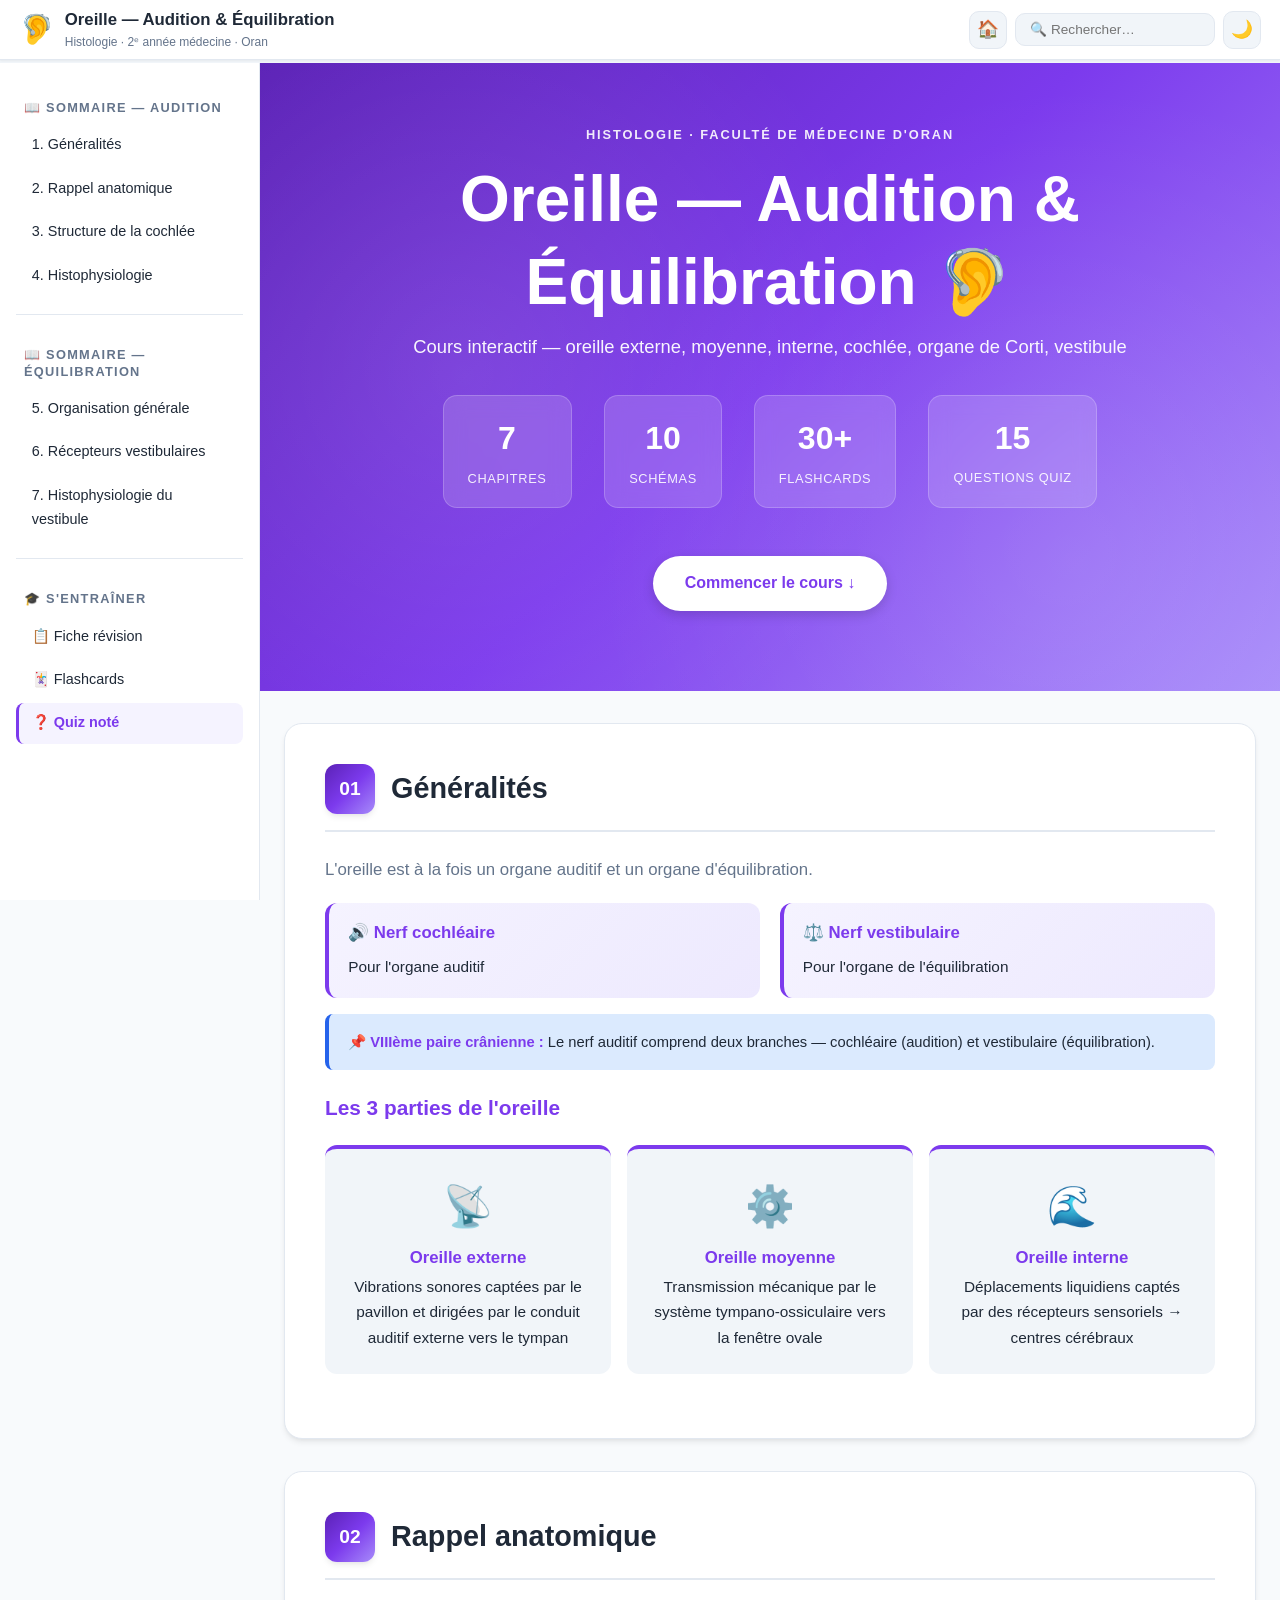
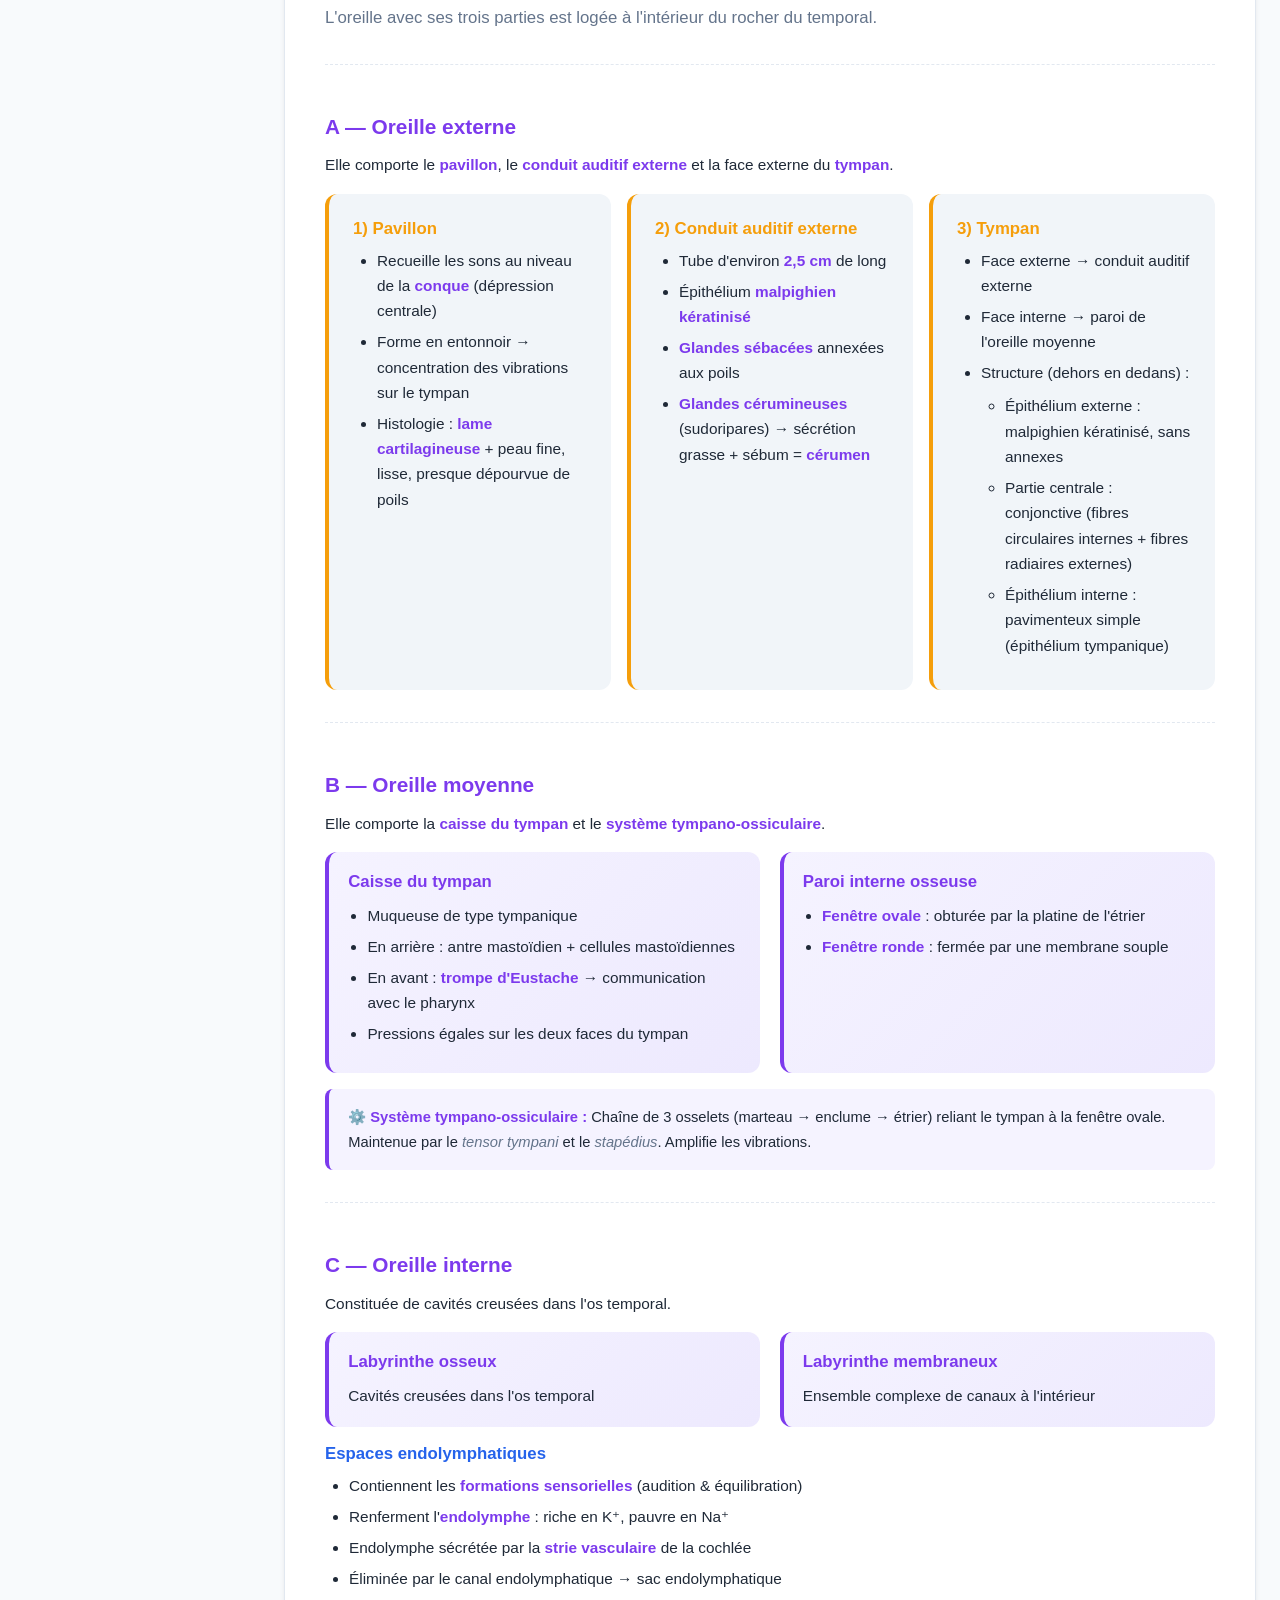
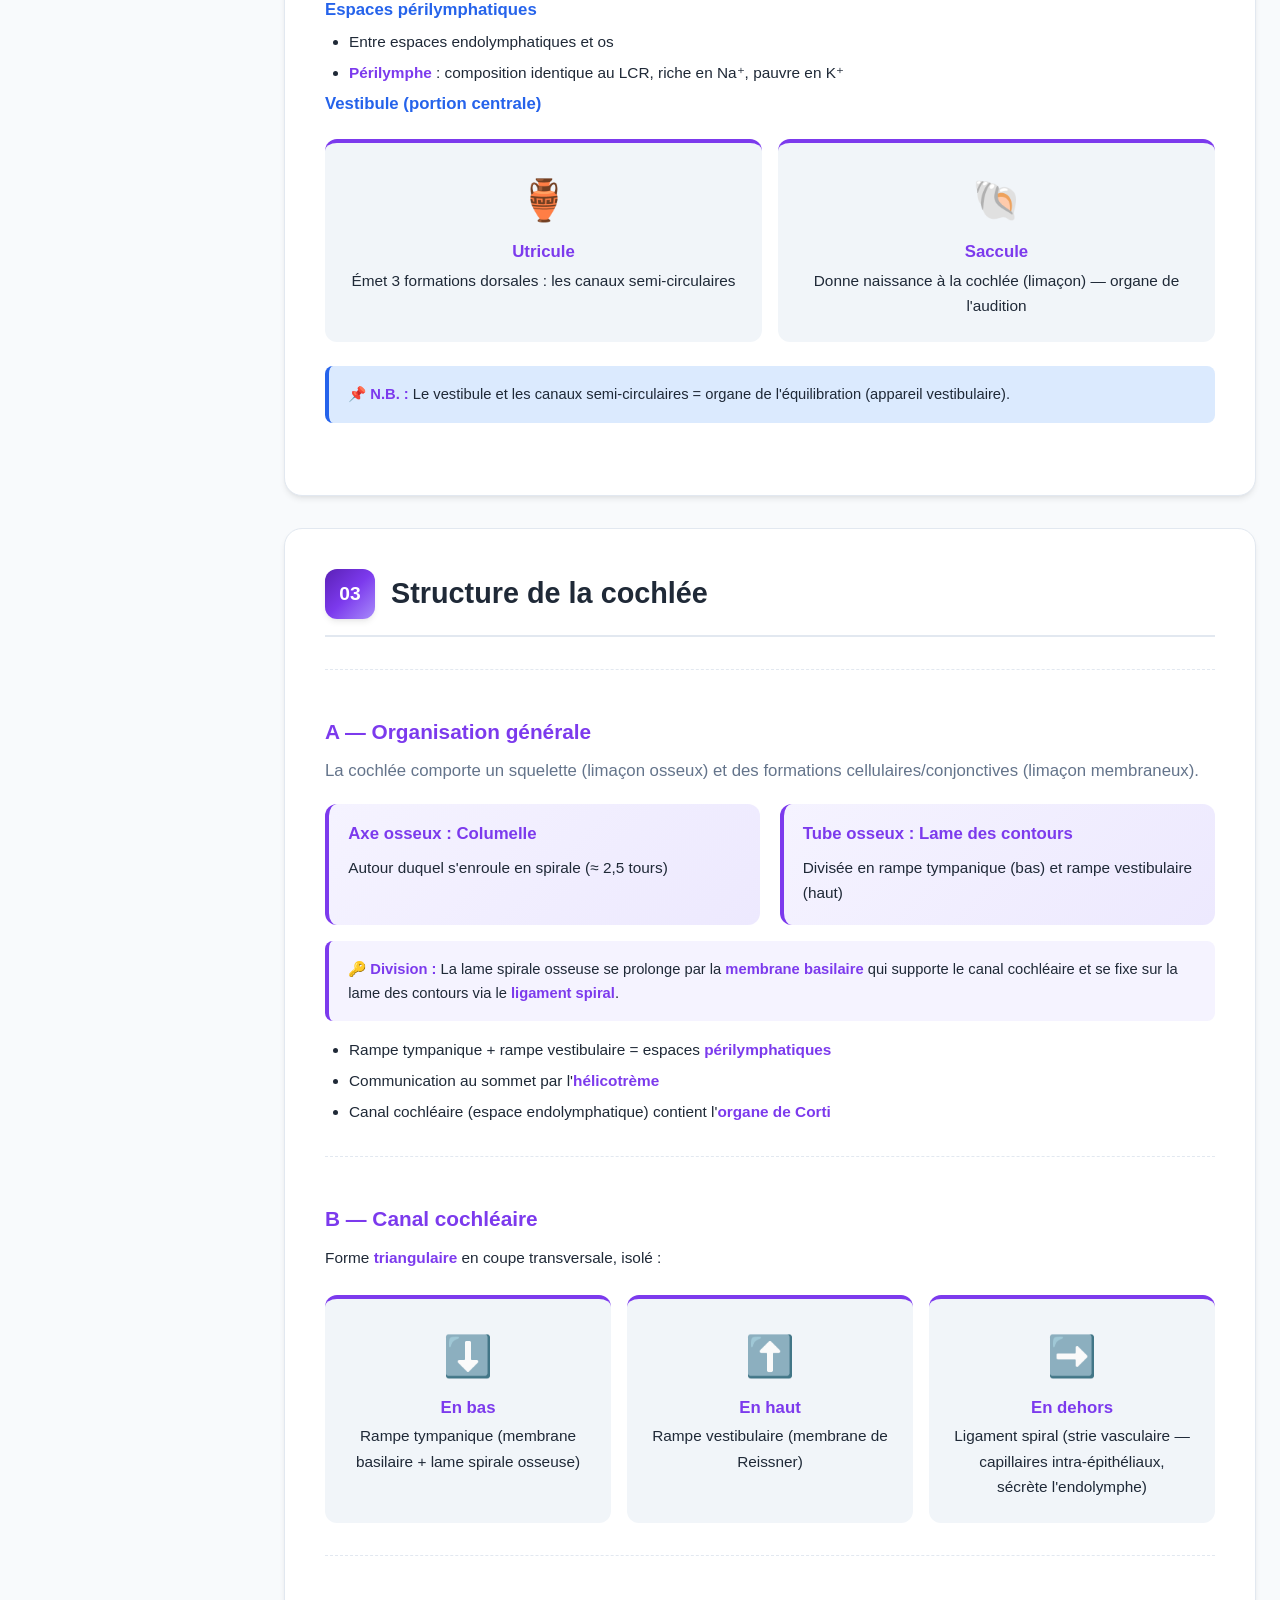
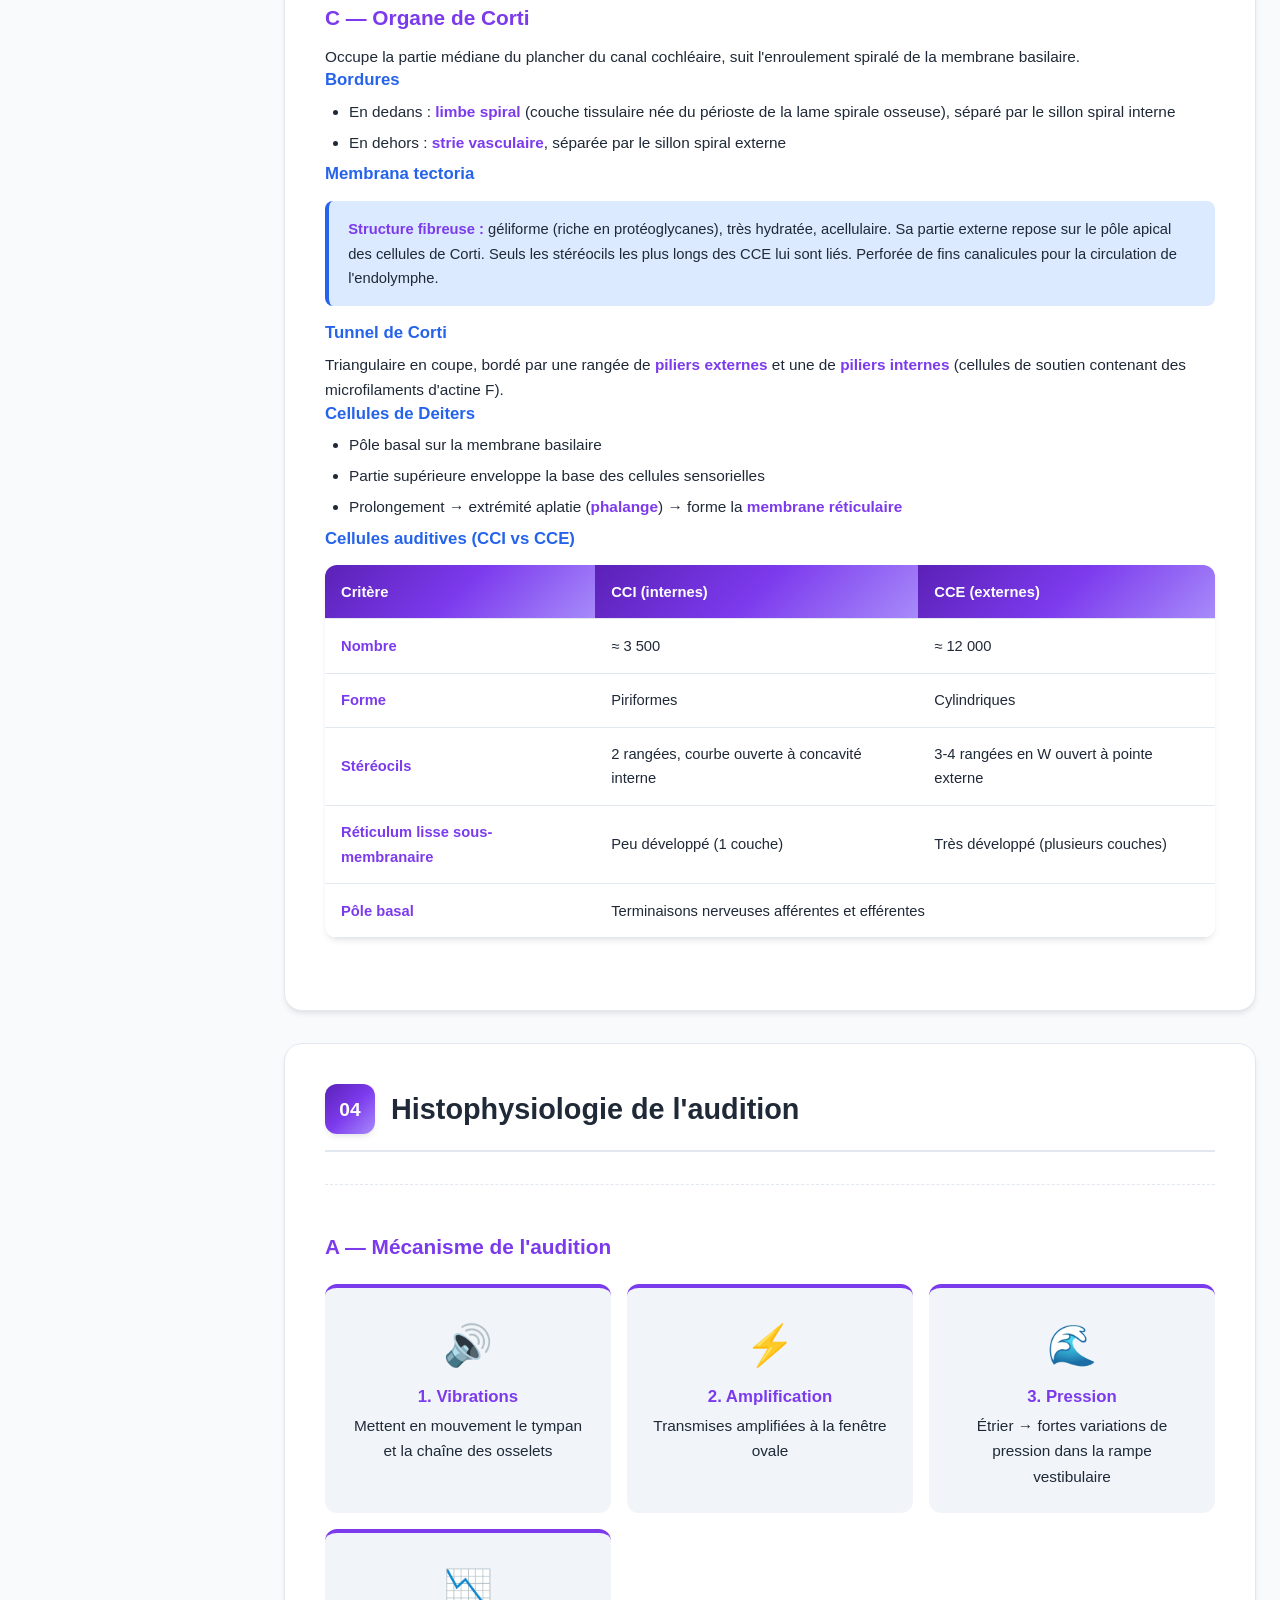
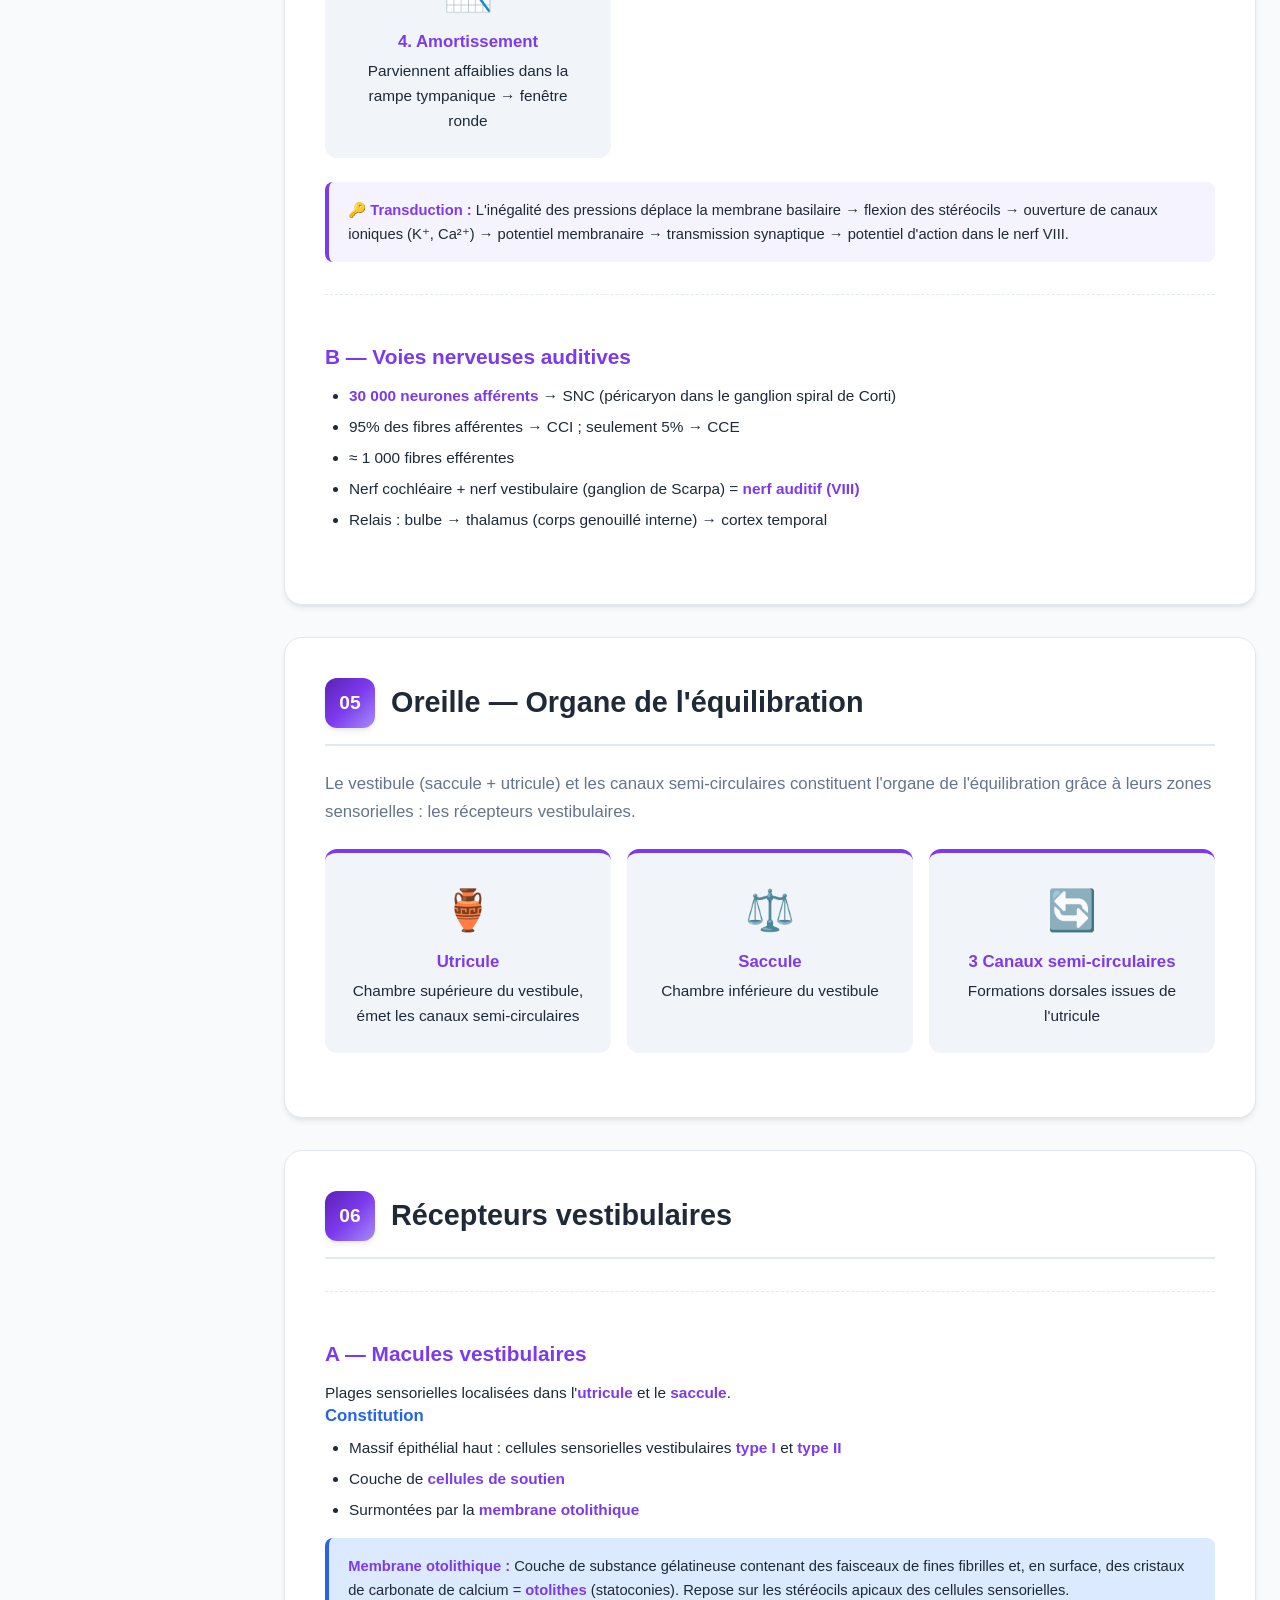
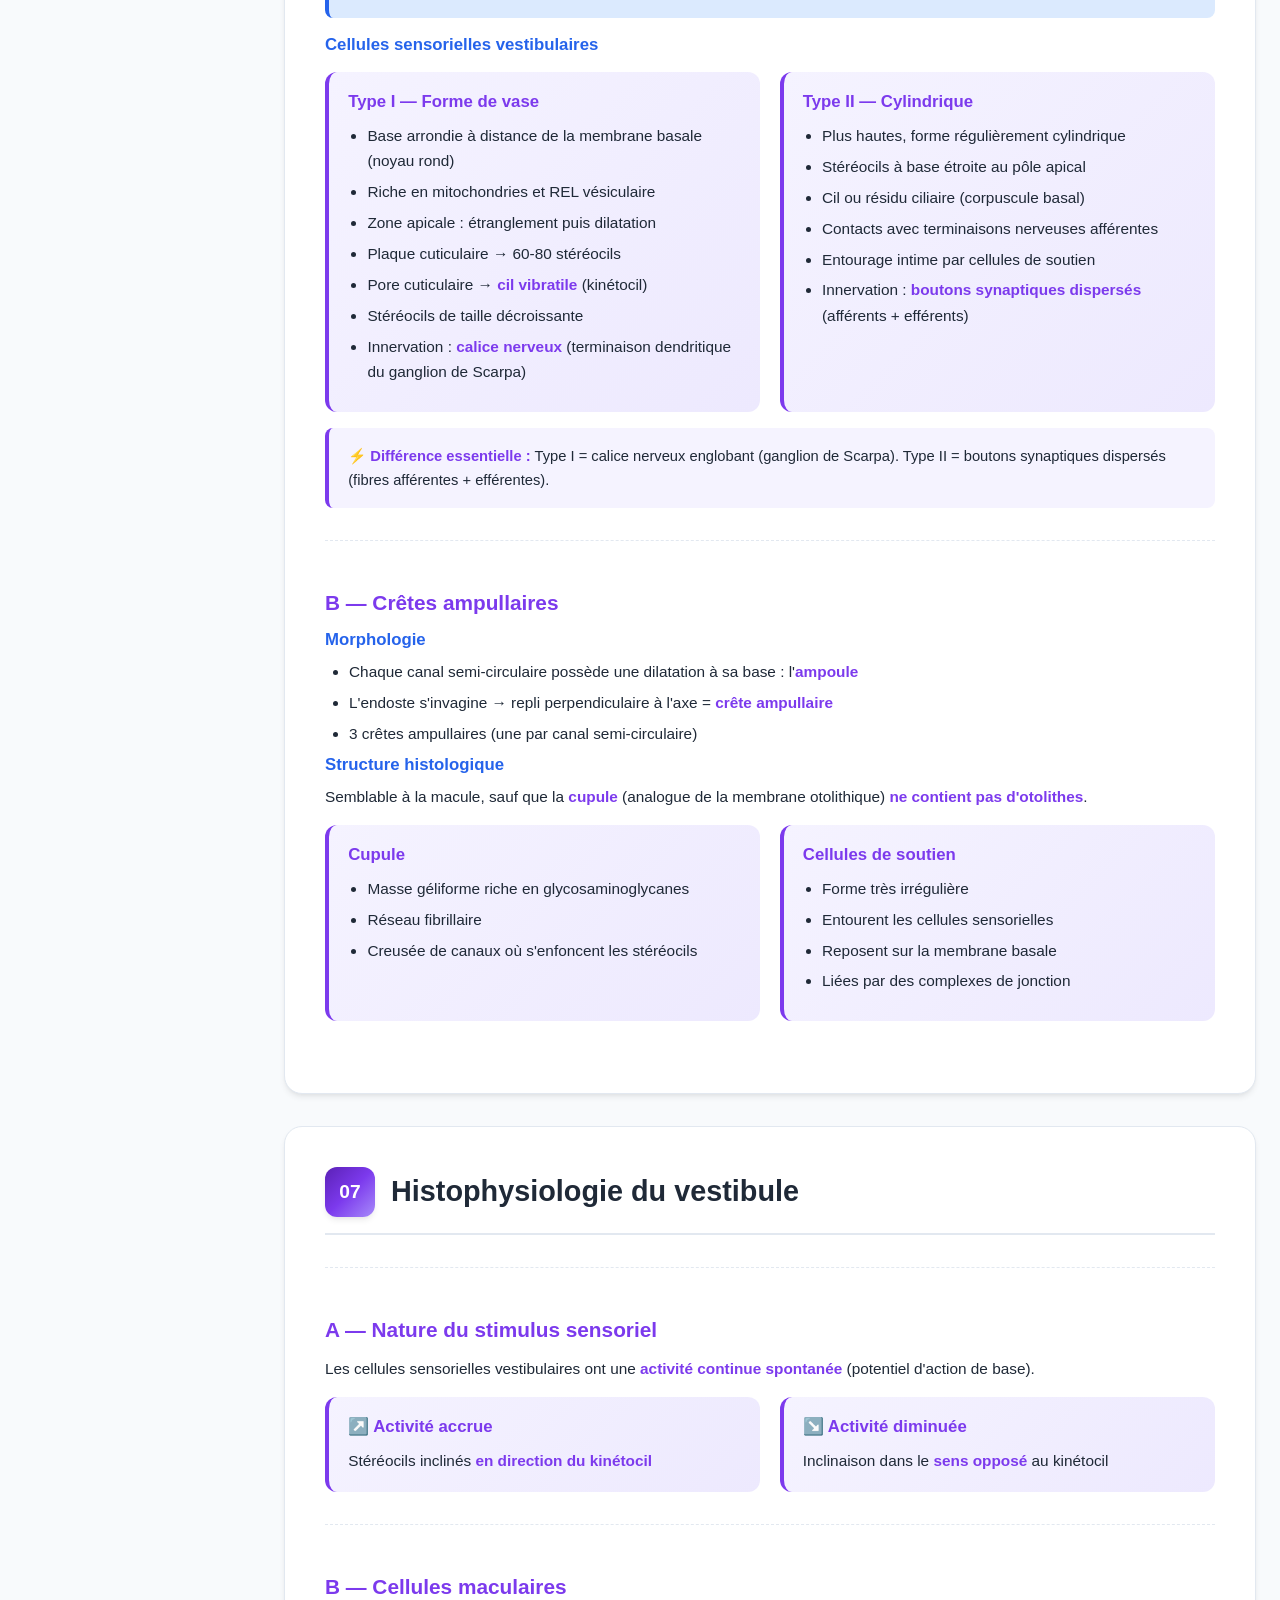
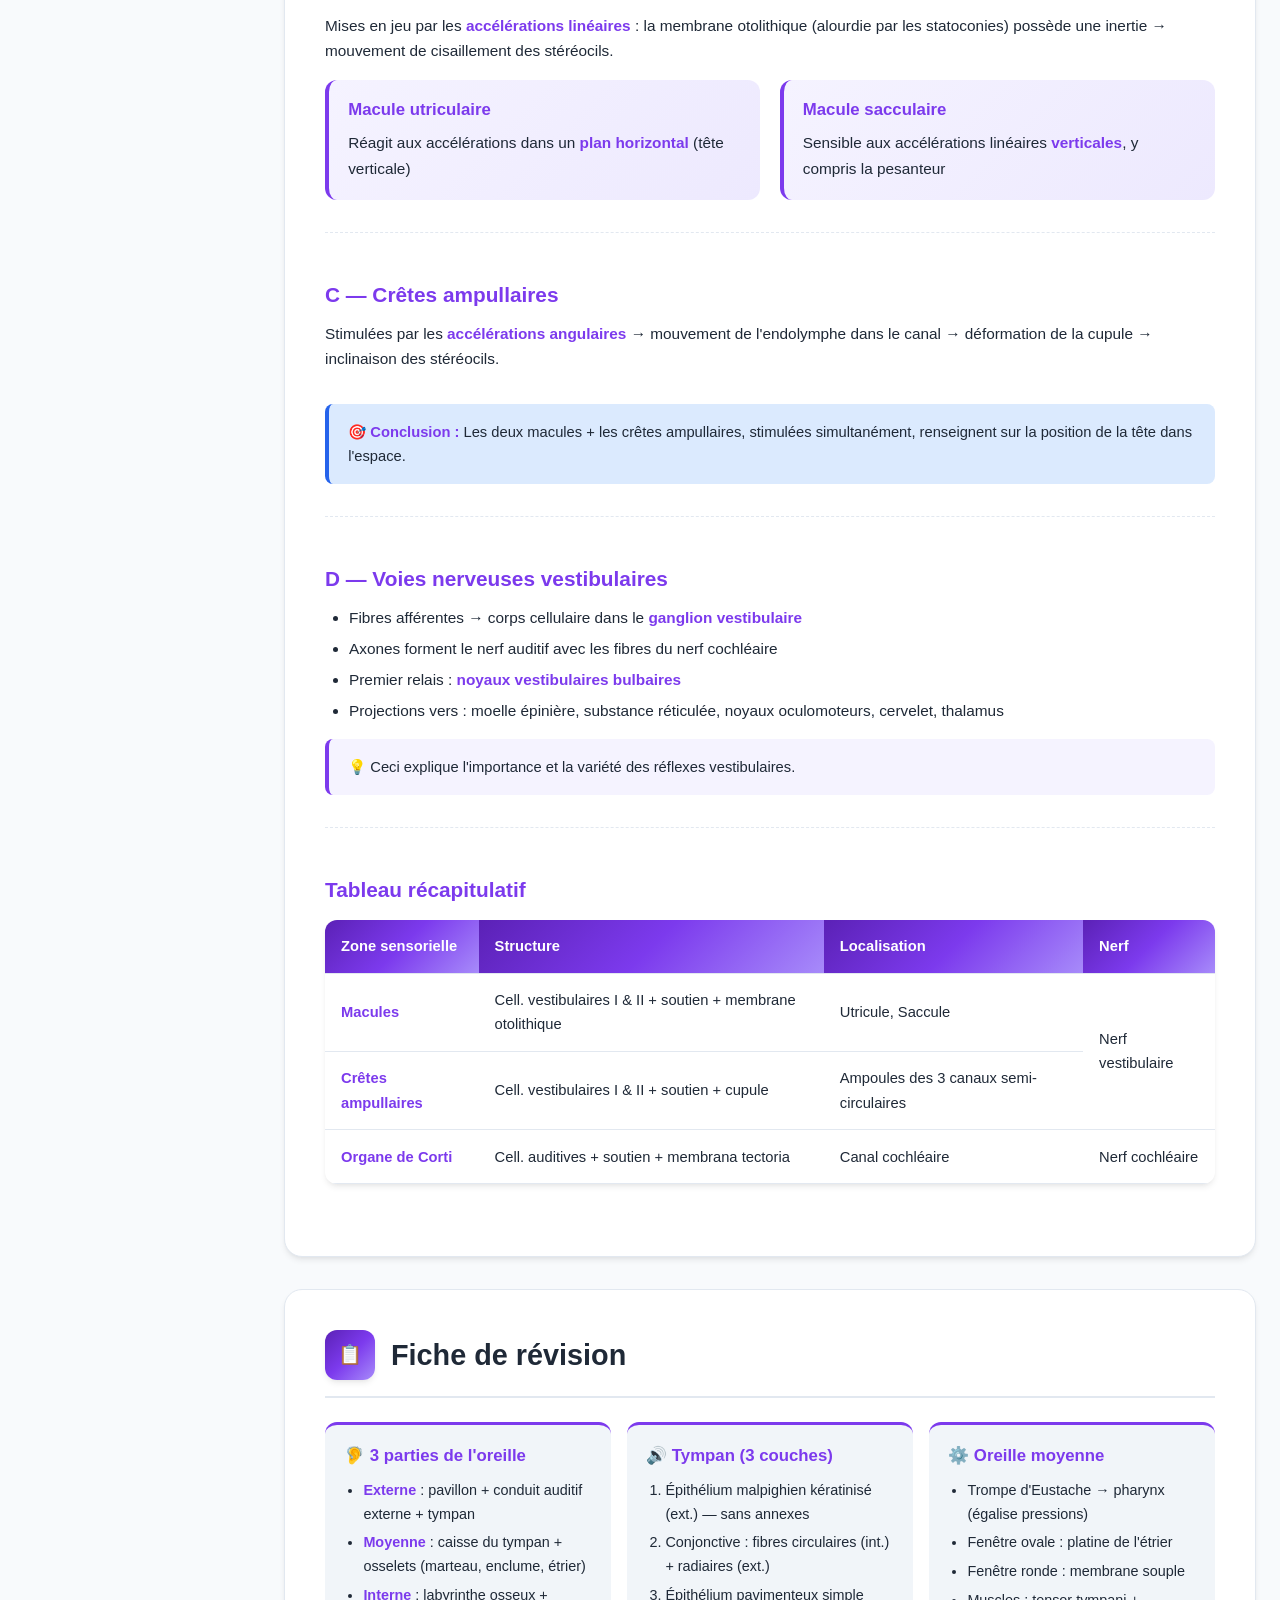
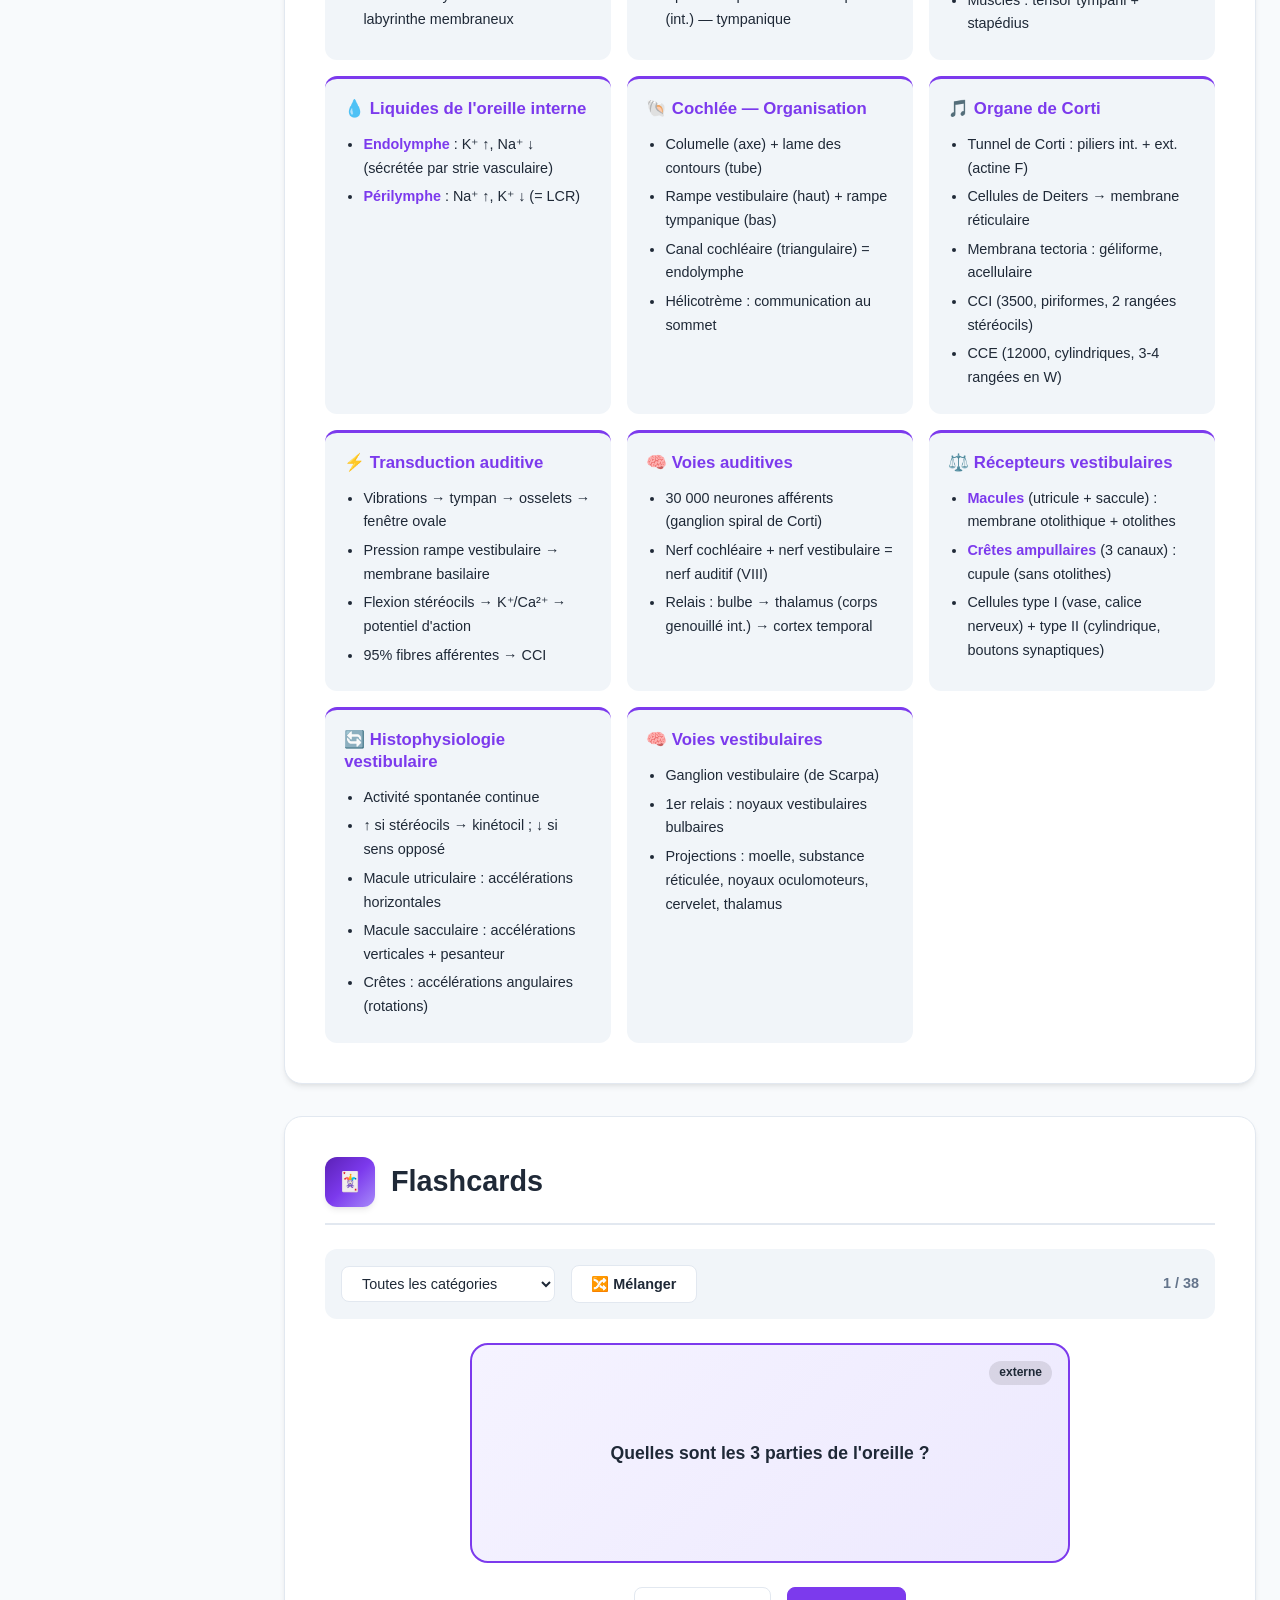
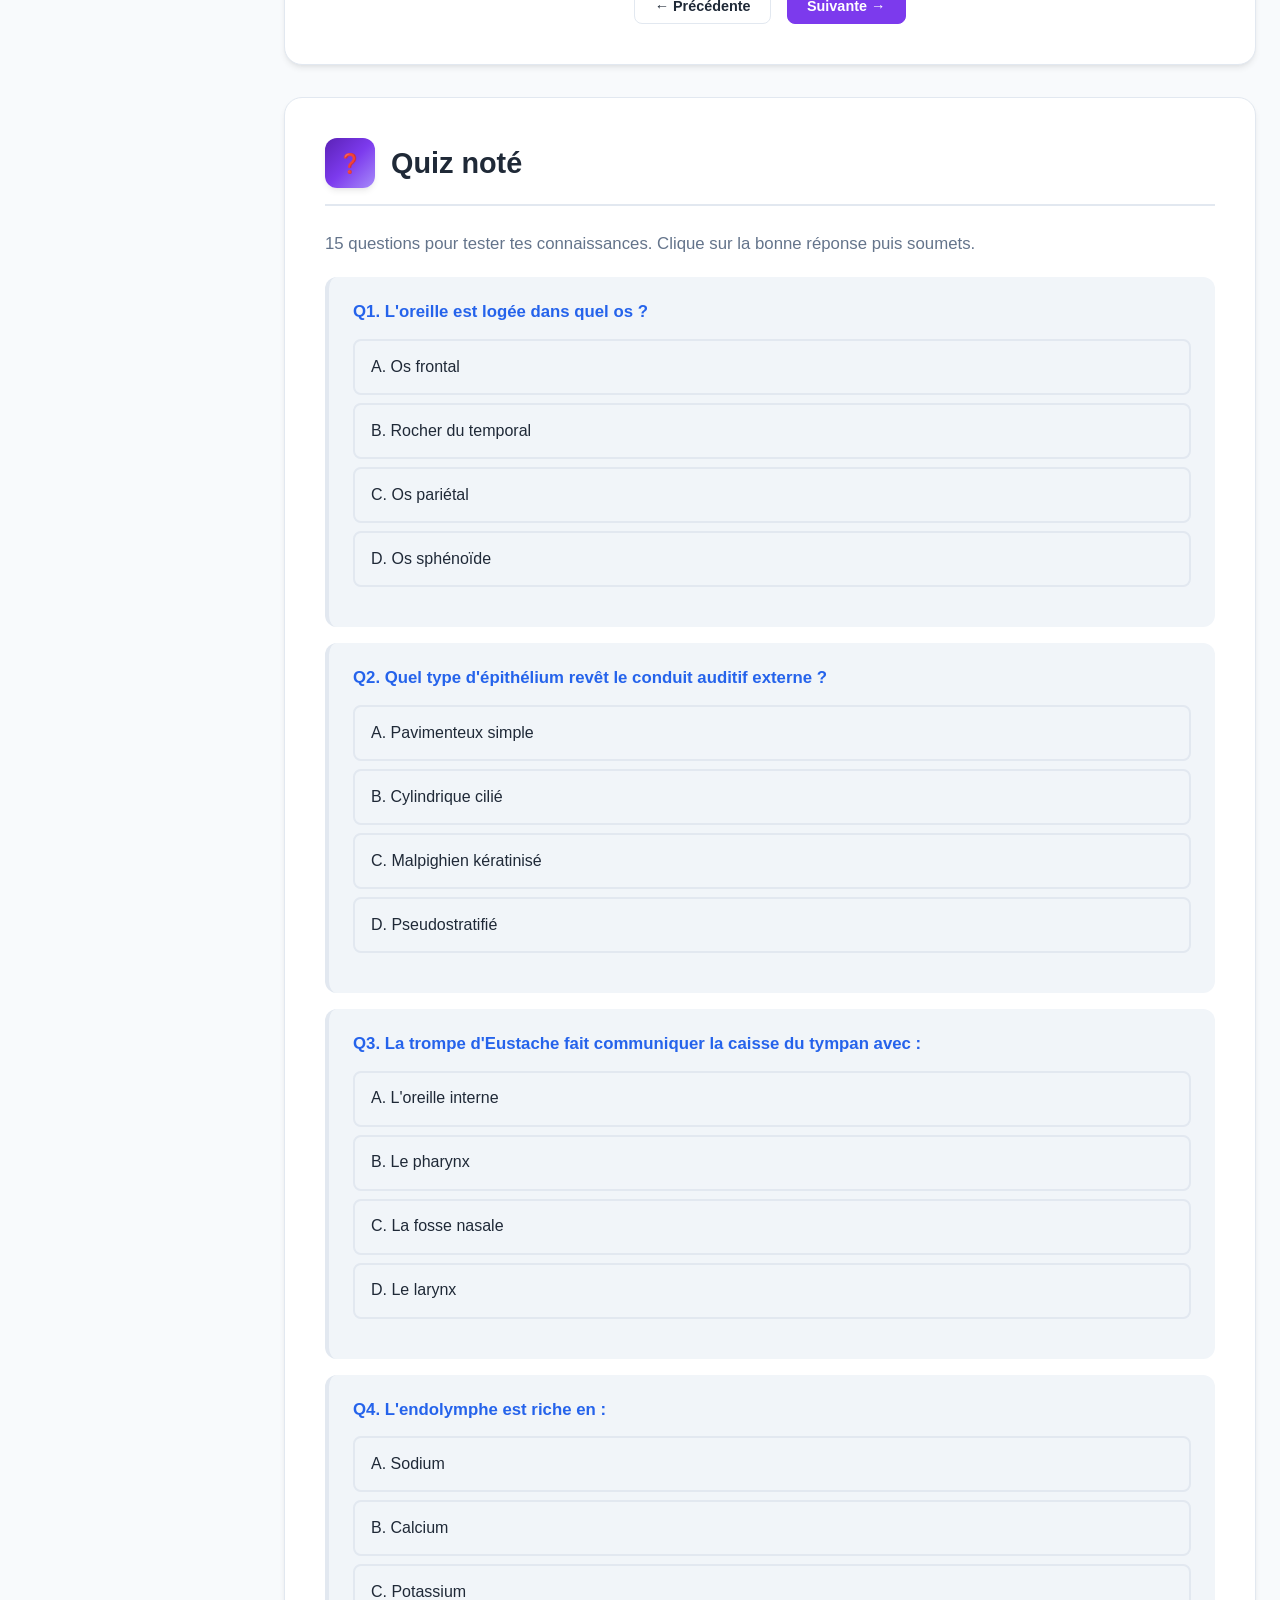
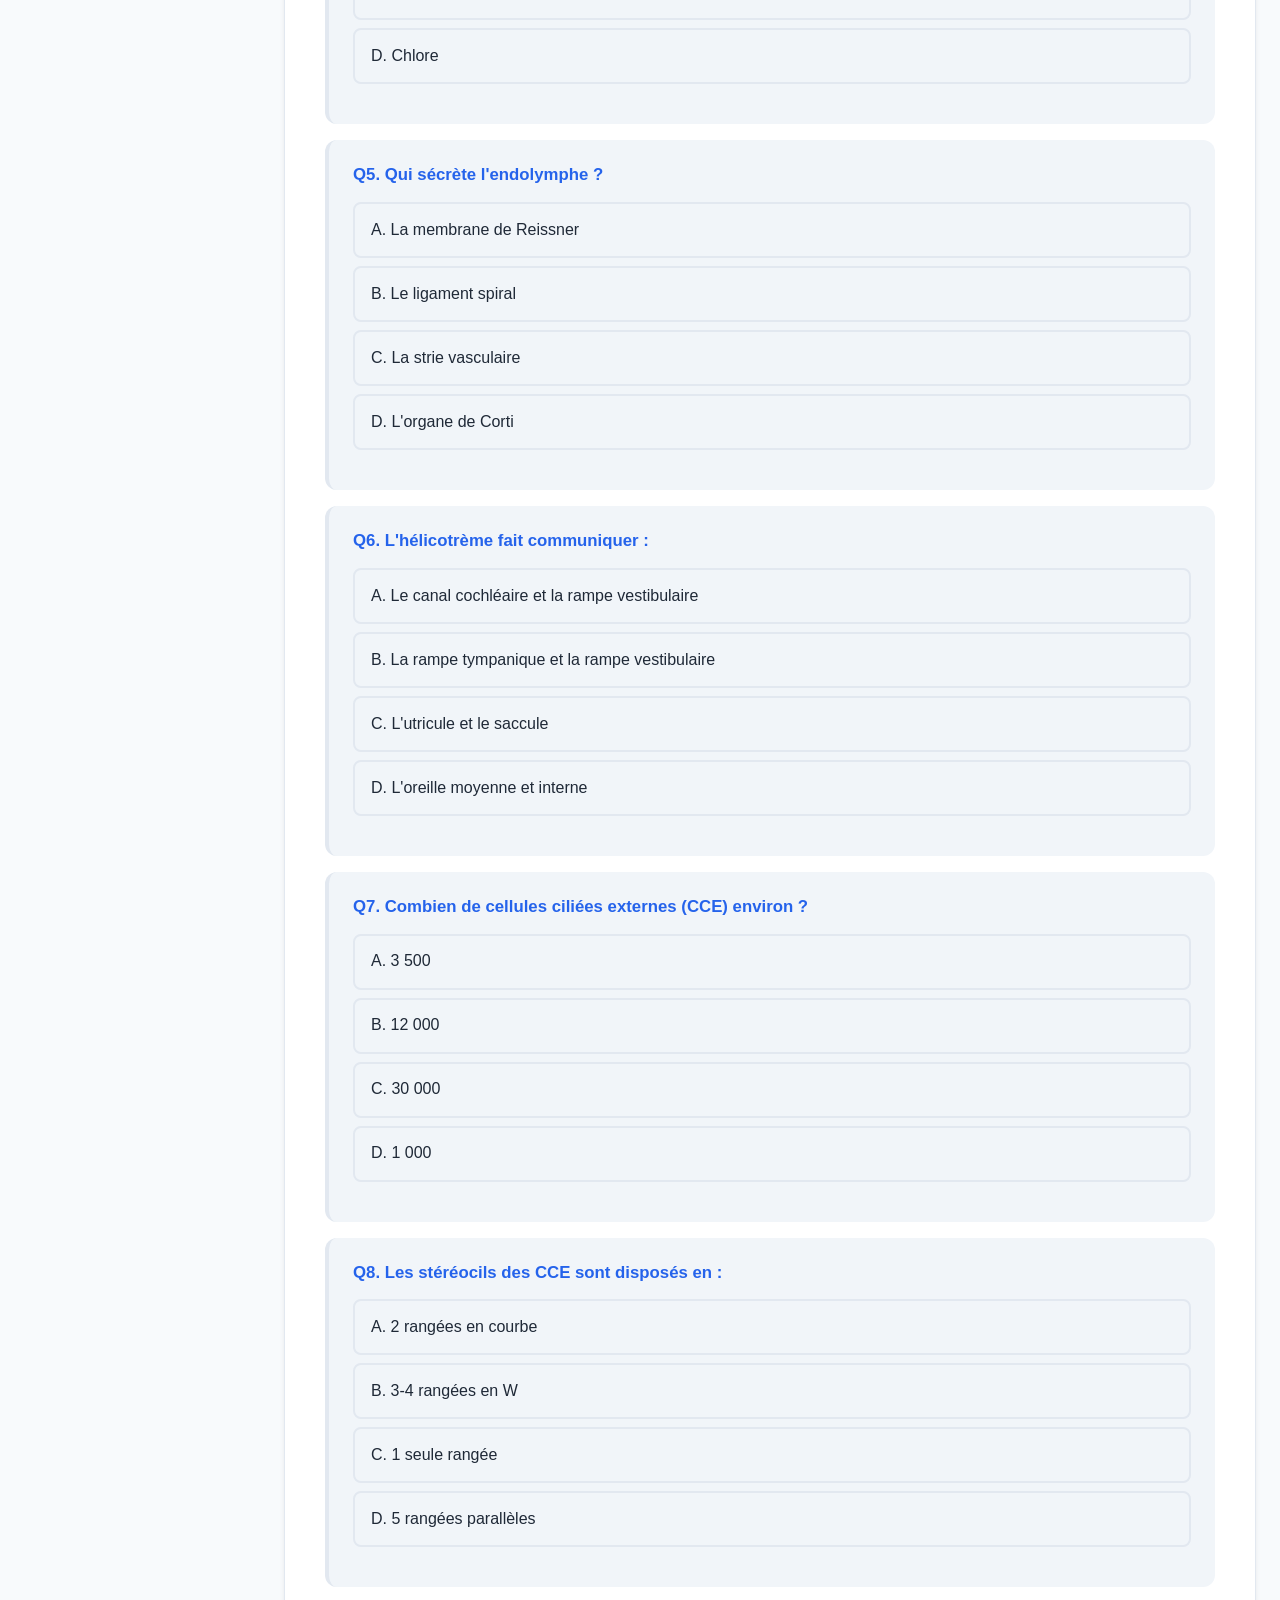
<file: oreille/index.html>
<!DOCTYPE html>
<html lang="fr">
<head>
<meta charset="UTF-8" />
<meta name="viewport" content="width=device-width, initial-scale=1.0" />
<!-- Security headers (via meta — GitHub Pages can't set HTTP headers) -->
<meta http-equiv="Content-Security-Policy" content="default-src 'self'; script-src 'self'; style-src 'self' 'unsafe-inline' https://fonts.googleapis.com; font-src 'self' https://fonts.gstatic.com; img-src 'self' data:; connect-src 'self'; frame-ancestors 'none'; form-action 'self'; base-uri 'self'; object-src 'none'; upgrade-insecure-requests">
<meta http-equiv="X-Content-Type-Options" content="nosniff">
<meta name="referrer" content="strict-origin-when-cross-origin">
<meta name="robots" content="index, follow">
<meta http-equiv="Permissions-Policy" content="geolocation=(), microphone=(), camera=(), payment=(), usb=(), magnetometer=(), gyroscope=(), accelerometer=()">
<title>Oreille — Audition & Équilibration · Histologie</title>
<link rel="stylesheet" href="oreille.css" />
<link rel="preconnect" href="https://fonts.googleapis.com">
<link rel="preconnect" href="https://fonts.gstatic.com" crossorigin>
<link href="https://fonts.googleapis.com/css2?family=Inter:wght@400;500;600;700;800&family=Poppins:wght@600;700;800&display=swap" rel="stylesheet">
</head>
<body>

<!-- TOPBAR -->
<header class="topbar">
  <button id="menuToggle" class="icon-btn" aria-label="Menu">☰</button>
  <a href="../index.html" class="brand brand-link" style="text-decoration:none;color:inherit">
    <span class="brand-logo">🦻</span>
    <div>
      <strong>Oreille — Audition & Équilibration</strong>
      <small>Histologie · 2ᵉ année médecine · Oran</small>
    </div>
  </a>
  <div class="topbar-actions">
    <a href="../index.html" class="icon-btn" title="Retour aux cours" style="text-decoration:none">🏠</a>
    <input type="search" id="searchInput" placeholder="🔍 Rechercher…" />
    <button id="themeToggle" class="icon-btn" aria-label="Thème">🌙</button>
  </div>
</header>

<!-- PROGRESS BAR -->
<div class="progress-container"><div id="progressBar" class="progress-bar"></div></div>

<!-- SIDEBAR -->
<aside id="sidebar" class="sidebar">
  <nav>
    <h4>📖 Sommaire — Audition</h4>
    <a href="#generalites">1. Généralités</a>
    <a href="#anatomie">2. Rappel anatomique</a>
    <a href="#cochlee">3. Structure de la cochlée</a>
    <a href="#histophysio-audition">4. Histophysiologie</a>
    <hr/>
    <h4>📖 Sommaire — Équilibration</h4>
    <a href="#equilibration">5. Organisation générale</a>
    <a href="#recepteurs">6. Récepteurs vestibulaires</a>
    <a href="#histophysio-vestibule">7. Histophysiologie du vestibule</a>
    <hr/>
    <h4>🎓 S'entraîner</h4>
    <a href="#fiche">📋 Fiche révision</a>
    <a href="#flashcards">🃏 Flashcards</a>
    <a href="#quiz">❓ Quiz noté</a>
  </nav>
</aside>

<!-- HERO -->
<section class="hero">
  <div class="hero-bg"></div>
  <div class="hero-inner">
    <p class="kicker">Histologie · Faculté de Médecine d'Oran</p>
    <h1>Oreille — Audition & Équilibration 🦻</h1>
    <p class="subtitle">Cours interactif — oreille externe, moyenne, interne, cochlée, organe de Corti, vestibule</p>
    <div class="hero-stats">
      <div><strong>7</strong><span>chapitres</span></div>
      <div><strong>10</strong><span>schémas</span></div>
      <div><strong>30+</strong><span>flashcards</span></div>
      <div><strong>15</strong><span>questions quiz</span></div>
    </div>
    <a href="#generalites" class="cta">Commencer le cours ↓</a>
  </div>
</section>

<main>

<!-- 1. GÉNÉRALITÉS -->
<section id="generalites" class="card" data-section>
  <div class="section-header">
    <span class="section-num">01</span>
    <h2>Généralités</h2>
  </div>
  <p class="lead">L'oreille est à la fois un organe auditif et un organe d'équilibration.</p>
  <div class="grid-2">
    <div class="key-points">
      <h4>🔊 Nerf cochléaire</h4>
      <p>Pour l'organe auditif</p>
    </div>
    <div class="key-points">
      <h4>⚖️ Nerf vestibulaire</h4>
      <p>Pour l'organe de l'équilibration</p>
    </div>
  </div>
  <div class="info-box">
    <strong>📌 VIIIème paire crânienne :</strong> Le nerf auditif comprend deux branches — cochléaire (audition) et vestibulaire (équilibration).
  </div>

  <h3>Les 3 parties de l'oreille</h3>
  <div class="concept-cards">
    <div class="concept-card">
      <div class="concept-icon">📡</div>
      <h4>Oreille externe</h4>
      <p>Vibrations sonores captées par le pavillon et dirigées par le conduit auditif externe vers le tympan</p>
    </div>
    <div class="concept-card">
      <div class="concept-icon">⚙️</div>
      <h4>Oreille moyenne</h4>
      <p>Transmission mécanique par le système tympano-ossiculaire vers la fenêtre ovale</p>
    </div>
    <div class="concept-card">
      <div class="concept-icon">🌊</div>
      <h4>Oreille interne</h4>
      <p>Déplacements liquidiens captés par des récepteurs sensoriels → centres cérébraux</p>
    </div>
  </div>
</section>

<!-- 2. RAPPEL ANATOMIQUE -->
<section id="anatomie" class="card" data-section>
  <div class="section-header">
    <span class="section-num">02</span>
    <h2>Rappel anatomique</h2>
  </div>
  <p class="lead">L'oreille avec ses trois parties est logée à l'intérieur du rocher du temporal.</p>

  <div class="subsection">
    <h3>A — Oreille externe</h3>
    <p>Elle comporte le <strong>pavillon</strong>, le <strong>conduit auditif externe</strong> et la face externe du <strong>tympan</strong>.</p>

    <div class="type-cards">
      <div class="type-card">
        <h4>1) Pavillon</h4>
        <ul>
          <li>Recueille les sons au niveau de la <strong>conque</strong> (dépression centrale)</li>
          <li>Forme en entonnoir → concentration des vibrations sur le tympan</li>
          <li>Histologie : <strong>lame cartilagineuse</strong> + peau fine, lisse, presque dépourvue de poils</li>
        </ul>
      </div>
      <div class="type-card">
        <h4>2) Conduit auditif externe</h4>
        <ul>
          <li>Tube d'environ <strong>2,5 cm</strong> de long</li>
          <li>Épithélium <strong>malpighien kératinisé</strong></li>
          <li><strong>Glandes sébacées</strong> annexées aux poils</li>
          <li><strong>Glandes cérumineuses</strong> (sudoripares) → sécrétion grasse + sébum = <strong>cérumen</strong></li>
        </ul>
      </div>
      <div class="type-card">
        <h4>3) Tympan</h4>
        <ul>
          <li>Face externe → conduit auditif externe</li>
          <li>Face interne → paroi de l'oreille moyenne</li>
          <li>Structure (dehors en dedans) :
            <ul>
              <li>Épithélium externe : malpighien kératinisé, sans annexes</li>
              <li>Partie centrale : conjonctive (fibres circulaires internes + fibres radiaires externes)</li>
              <li>Épithélium interne : pavimenteux simple (épithélium tympanique)</li>
            </ul>
          </li>
        </ul>
      </div>
    </div>
  </div>

  <div class="subsection">
    <h3>B — Oreille moyenne</h3>
    <p>Elle comporte la <strong>caisse du tympan</strong> et le <strong>système tympano-ossiculaire</strong>.</p>

    <div class="grid-2">
      <div class="key-points">
        <h4>Caisse du tympan</h4>
        <ul>
          <li>Muqueuse de type tympanique</li>
          <li>En arrière : antre mastoïdien + cellules mastoïdiennes</li>
          <li>En avant : <strong>trompe d'Eustache</strong> → communication avec le pharynx</li>
          <li>Pressions égales sur les deux faces du tympan</li>
        </ul>
      </div>
      <div class="key-points">
        <h4>Paroi interne osseuse</h4>
        <ul>
          <li><strong>Fenêtre ovale</strong> : obturée par la platine de l'étrier</li>
          <li><strong>Fenêtre ronde</strong> : fermée par une membrane souple</li>
        </ul>
      </div>
    </div>

    <div class="info-box accent-box">
      <strong>⚙️ Système tympano-ossiculaire :</strong> Chaîne de 3 osselets (marteau → enclume → étrier) reliant le tympan à la fenêtre ovale. Maintenue par le <em>tensor tympani</em> et le <em>stapédius</em>. Amplifie les vibrations.
    </div>
  </div>

  <div class="subsection">
    <h3>C — Oreille interne</h3>
    <p>Constituée de cavités creusées dans l'os temporal.</p>

    <div class="grid-2">
      <div class="key-points">
        <h4>Labyrinthe osseux</h4>
        <p>Cavités creusées dans l'os temporal</p>
      </div>
      <div class="key-points">
        <h4>Labyrinthe membraneux</h4>
        <p>Ensemble complexe de canaux à l'intérieur</p>
      </div>
    </div>

    <h4>Espaces endolymphatiques</h4>
    <ul>
      <li>Contiennent les <strong>formations sensorielles</strong> (audition & équilibration)</li>
      <li>Renferment l'<strong>endolymphe</strong> : riche en K⁺, pauvre en Na⁺</li>
      <li>Endolymphe sécrétée par la <strong>strie vasculaire</strong> de la cochlée</li>
      <li>Éliminée par le canal endolymphatique → sac endolymphatique</li>
    </ul>

    <h4>Espaces périlymphatiques</h4>
    <ul>
      <li>Entre espaces endolymphatiques et os</li>
      <li><strong>Périlymphe</strong> : composition identique au LCR, riche en Na⁺, pauvre en K⁺</li>
    </ul>

    <h4>Vestibule (portion centrale)</h4>
    <div class="concept-cards">
      <div class="concept-card">
        <div class="concept-icon">🏺</div>
        <h4>Utricule</h4>
        <p>Émet 3 formations dorsales : les canaux semi-circulaires</p>
      </div>
      <div class="concept-card">
        <div class="concept-icon">🐚</div>
        <h4>Saccule</h4>
        <p>Donne naissance à la cochlée (limaçon) — organe de l'audition</p>
      </div>
    </div>

    <div class="info-box">
      <strong>📌 N.B. :</strong> Le vestibule et les canaux semi-circulaires = organe de l'équilibration (appareil vestibulaire).
    </div>
  </div>
</section>

<!-- 3. STRUCTURE DE LA COCHLÉE -->
<section id="cochlee" class="card" data-section>
  <div class="section-header">
    <span class="section-num">03</span>
    <h2>Structure de la cochlée</h2>
  </div>

  <div class="subsection">
    <h3>A — Organisation générale</h3>
    <p class="lead">La cochlée comporte un squelette (limaçon osseux) et des formations cellulaires/conjonctives (limaçon membraneux).</p>

    <div class="grid-2">
      <div class="key-points">
        <h4>Axe osseux : Columelle</h4>
        <p>Autour duquel s'enroule en spirale (≈ 2,5 tours)</p>
      </div>
      <div class="key-points">
        <h4>Tube osseux : Lame des contours</h4>
        <p>Divisée en rampe tympanique (bas) et rampe vestibulaire (haut)</p>
      </div>
    </div>

    <div class="info-box accent-box">
      <strong>🔑 Division :</strong> La lame spirale osseuse se prolonge par la <strong>membrane basilaire</strong> qui supporte le canal cochléaire et se fixe sur la lame des contours via le <strong>ligament spiral</strong>.
    </div>

    <ul>
      <li>Rampe tympanique + rampe vestibulaire = espaces <strong>périlymphatiques</strong></li>
      <li>Communication au sommet par l'<strong>hélicotrème</strong></li>
      <li>Canal cochléaire (espace endolymphatique) contient l'<strong>organe de Corti</strong></li>
    </ul>
  </div>

  <div class="subsection">
    <h3>B — Canal cochléaire</h3>
    <p>Forme <strong>triangulaire</strong> en coupe transversale, isolé :</p>
    <div class="concept-cards">
      <div class="concept-card">
        <div class="concept-icon">⬇️</div>
        <h4>En bas</h4>
        <p>Rampe tympanique (membrane basilaire + lame spirale osseuse)</p>
      </div>
      <div class="concept-card">
        <div class="concept-icon">⬆️</div>
        <h4>En haut</h4>
        <p>Rampe vestibulaire (membrane de Reissner)</p>
      </div>
      <div class="concept-card">
        <div class="concept-icon">➡️</div>
        <h4>En dehors</h4>
        <p>Ligament spiral (strie vasculaire — capillaires intra-épithéliaux, sécrète l'endolymphe)</p>
      </div>
    </div>
  </div>

  <div class="subsection">
    <h3>C — Organe de Corti</h3>
    <p>Occupe la partie médiane du plancher du canal cochléaire, suit l'enroulement spiralé de la membrane basilaire.</p>

    <h4>Bordures</h4>
    <ul>
      <li>En dedans : <strong>limbe spiral</strong> (couche tissulaire née du périoste de la lame spirale osseuse), séparé par le sillon spiral interne</li>
      <li>En dehors : <strong>strie vasculaire</strong>, séparée par le sillon spiral externe</li>
    </ul>

    <h4>Membrana tectoria</h4>
    <div class="info-box">
      <strong>Structure fibreuse :</strong> géliforme (riche en protéoglycanes), très hydratée, acellulaire. Sa partie externe repose sur le pôle apical des cellules de Corti. Seuls les stéréocils les plus longs des CCE lui sont liés. Perforée de fins canalicules pour la circulation de l'endolymphe.
    </div>

    <h4>Tunnel de Corti</h4>
    <p>Triangulaire en coupe, bordé par une rangée de <strong>piliers externes</strong> et une de <strong>piliers internes</strong> (cellules de soutien contenant des microfilaments d'actine F).</p>

    <h4>Cellules de Deiters</h4>
    <ul>
      <li>Pôle basal sur la membrane basilaire</li>
      <li>Partie supérieure enveloppe la base des cellules sensorielles</li>
      <li>Prolongement → extrémité aplatie (<strong>phalange</strong>) → forme la <strong>membrane réticulaire</strong></li>
    </ul>

    <h4>Cellules auditives (CCI vs CCE)</h4>
    <table class="data-table">
      <thead>
        <tr><th>Critère</th><th>CCI (internes)</th><th>CCE (externes)</th></tr>
      </thead>
      <tbody>
        <tr><td><strong>Nombre</strong></td><td>≈ 3 500</td><td>≈ 12 000</td></tr>
        <tr><td><strong>Forme</strong></td><td>Piriformes</td><td>Cylindriques</td></tr>
        <tr><td><strong>Stéréocils</strong></td><td>2 rangées, courbe ouverte à concavité interne</td><td>3-4 rangées en W ouvert à pointe externe</td></tr>
        <tr><td><strong>Réticulum lisse sous-membranaire</strong></td><td>Peu développé (1 couche)</td><td>Très développé (plusieurs couches)</td></tr>
        <tr><td><strong>Pôle basal</strong></td><td colspan="2">Terminaisons nerveuses afférentes et efférentes</td></tr>
      </tbody>
    </table>
  </div>
</section>

<!-- 4. HISTOPHYSIOLOGIE DE L'AUDITION -->
<section id="histophysio-audition" class="card" data-section>
  <div class="section-header">
    <span class="section-num">04</span>
    <h2>Histophysiologie de l'audition</h2>
  </div>

  <div class="subsection">
    <h3>A — Mécanisme de l'audition</h3>
    <div class="concept-cards">
      <div class="concept-card">
        <div class="concept-icon">🔊</div>
        <h4>1. Vibrations</h4>
        <p>Mettent en mouvement le tympan et la chaîne des osselets</p>
      </div>
      <div class="concept-card">
        <div class="concept-icon">⚡</div>
        <h4>2. Amplification</h4>
        <p>Transmises amplifiées à la fenêtre ovale</p>
      </div>
      <div class="concept-card">
        <div class="concept-icon">🌊</div>
        <h4>3. Pression</h4>
        <p>Étrier → fortes variations de pression dans la rampe vestibulaire</p>
      </div>
      <div class="concept-card">
        <div class="concept-icon">📉</div>
        <h4>4. Amortissement</h4>
        <p>Parviennent affaiblies dans la rampe tympanique → fenêtre ronde</p>
      </div>
    </div>

    <div class="info-box accent-box">
      <strong>🔑 Transduction :</strong> L'inégalité des pressions déplace la membrane basilaire → flexion des stéréocils → ouverture de canaux ioniques (K⁺, Ca²⁺) → potentiel membranaire → transmission synaptique → potentiel d'action dans le nerf VIII.
    </div>
  </div>

  <div class="subsection">
    <h3>B — Voies nerveuses auditives</h3>
    <ul>
      <li><strong>30 000 neurones afférents</strong> → SNC (péricaryon dans le ganglion spiral de Corti)</li>
      <li>95% des fibres afférentes → CCI ; seulement 5% → CCE</li>
      <li>≈ 1 000 fibres efférentes</li>
      <li>Nerf cochléaire + nerf vestibulaire (ganglion de Scarpa) = <strong>nerf auditif (VIII)</strong></li>
      <li>Relais : bulbe → thalamus (corps genouillé interne) → cortex temporal</li>
    </ul>
  </div>
</section>

<!-- 5. ÉQUILIBRATION — ORGANISATION GÉNÉRALE -->
<section id="equilibration" class="card" data-section>
  <div class="section-header">
    <span class="section-num">05</span>
    <h2>Oreille — Organe de l'équilibration</h2>
  </div>
  <p class="lead">Le vestibule (saccule + utricule) et les canaux semi-circulaires constituent l'organe de l'équilibration grâce à leurs zones sensorielles : les récepteurs vestibulaires.</p>

  <div class="concept-cards">
    <div class="concept-card">
      <div class="concept-icon">🏺</div>
      <h4>Utricule</h4>
      <p>Chambre supérieure du vestibule, émet les canaux semi-circulaires</p>
    </div>
    <div class="concept-card">
      <div class="concept-icon">⚖️</div>
      <h4>Saccule</h4>
      <p>Chambre inférieure du vestibule</p>
    </div>
    <div class="concept-card">
      <div class="concept-icon">🔄</div>
      <h4>3 Canaux semi-circulaires</h4>
      <p>Formations dorsales issues de l'utricule</p>
    </div>
  </div>
</section>

<!-- 6. RÉCEPTEURS VESTIBULAIRES -->
<section id="recepteurs" class="card" data-section>
  <div class="section-header">
    <span class="section-num">06</span>
    <h2>Récepteurs vestibulaires</h2>
  </div>

  <div class="subsection">
    <h3>A — Macules vestibulaires</h3>
    <p>Plages sensorielles localisées dans l'<strong>utricule</strong> et le <strong>saccule</strong>.</p>

    <h4>Constitution</h4>
    <ul>
      <li>Massif épithélial haut : cellules sensorielles vestibulaires <strong>type I</strong> et <strong>type II</strong></li>
      <li>Couche de <strong>cellules de soutien</strong></li>
      <li>Surmontées par la <strong>membrane otolithique</strong></li>
    </ul>

    <div class="info-box">
      <strong>Membrane otolithique :</strong> Couche de substance gélatineuse contenant des faisceaux de fines fibrilles et, en surface, des cristaux de carbonate de calcium = <strong>otolithes</strong> (statoconies). Repose sur les stéréocils apicaux des cellules sensorielles.
    </div>

    <h4>Cellules sensorielles vestibulaires</h4>
    <div class="grid-2">
      <div class="key-points">
        <h4>Type I — Forme de vase</h4>
        <ul>
          <li>Base arrondie à distance de la membrane basale (noyau rond)</li>
          <li>Riche en mitochondries et REL vésiculaire</li>
          <li>Zone apicale : étranglement puis dilatation</li>
          <li>Plaque cuticulaire → 60-80 stéréocils</li>
          <li>Pore cuticulaire → <strong>cil vibratile</strong> (kinétocil)</li>
          <li>Stéréocils de taille décroissante</li>
          <li>Innervation : <strong>calice nerveux</strong> (terminaison dendritique du ganglion de Scarpa)</li>
        </ul>
      </div>
      <div class="key-points">
        <h4>Type II — Cylindrique</h4>
        <ul>
          <li>Plus hautes, forme régulièrement cylindrique</li>
          <li>Stéréocils à base étroite au pôle apical</li>
          <li>Cil ou résidu ciliaire (corpuscule basal)</li>
          <li>Contacts avec terminaisons nerveuses afférentes</li>
          <li>Entourage intime par cellules de soutien</li>
          <li>Innervation : <strong>boutons synaptiques dispersés</strong> (afférents + efférents)</li>
        </ul>
      </div>
    </div>

    <div class="info-box accent-box">
      <strong>⚡ Différence essentielle :</strong> Type I = calice nerveux englobant (ganglion de Scarpa). Type II = boutons synaptiques dispersés (fibres afférentes + efférentes).
    </div>
  </div>

  <div class="subsection">
    <h3>B — Crêtes ampullaires</h3>

    <h4>Morphologie</h4>
    <ul>
      <li>Chaque canal semi-circulaire possède une dilatation à sa base : l'<strong>ampoule</strong></li>
      <li>L'endoste s'invagine → repli perpendiculaire à l'axe = <strong>crête ampullaire</strong></li>
      <li>3 crêtes ampullaires (une par canal semi-circulaire)</li>
    </ul>

    <h4>Structure histologique</h4>
    <p>Semblable à la macule, sauf que la <strong>cupule</strong> (analogue de la membrane otolithique) <strong>ne contient pas d'otolithes</strong>.</p>
    <div class="grid-2">
      <div class="key-points">
        <h4>Cupule</h4>
        <ul>
          <li>Masse géliforme riche en glycosaminoglycanes</li>
          <li>Réseau fibrillaire</li>
          <li>Creusée de canaux où s'enfoncent les stéréocils</li>
        </ul>
      </div>
      <div class="key-points">
        <h4>Cellules de soutien</h4>
        <ul>
          <li>Forme très irrégulière</li>
          <li>Entourent les cellules sensorielles</li>
          <li>Reposent sur la membrane basale</li>
          <li>Liées par des complexes de jonction</li>
        </ul>
      </div>
    </div>
  </div>
</section>

<!-- 7. HISTOPHYSIOLOGIE DU VESTIBULE -->
<section id="histophysio-vestibule" class="card" data-section>
  <div class="section-header">
    <span class="section-num">07</span>
    <h2>Histophysiologie du vestibule</h2>
  </div>

  <div class="subsection">
    <h3>A — Nature du stimulus sensoriel</h3>
    <p>Les cellules sensorielles vestibulaires ont une <strong>activité continue spontanée</strong> (potentiel d'action de base).</p>
    <div class="grid-2">
      <div class="key-points">
        <h4>↗️ Activité accrue</h4>
        <p>Stéréocils inclinés <strong>en direction du kinétocil</strong></p>
      </div>
      <div class="key-points">
        <h4>↘️ Activité diminuée</h4>
        <p>Inclinaison dans le <strong>sens opposé</strong> au kinétocil</p>
      </div>
    </div>
  </div>

  <div class="subsection">
    <h3>B — Cellules maculaires</h3>
    <p>Mises en jeu par les <strong>accélérations linéaires</strong> : la membrane otolithique (alourdie par les statoconies) possède une inertie → mouvement de cisaillement des stéréocils.</p>

    <div class="grid-2">
      <div class="key-points">
        <h4>Macule utriculaire</h4>
        <p>Réagit aux accélérations dans un <strong>plan horizontal</strong> (tête verticale)</p>
      </div>
      <div class="key-points">
        <h4>Macule sacculaire</h4>
        <p>Sensible aux accélérations linéaires <strong>verticales</strong>, y compris la pesanteur</p>
      </div>
    </div>
  </div>

  <div class="subsection">
    <h3>C — Crêtes ampullaires</h3>
    <p>Stimulées par les <strong>accélérations angulaires</strong> → mouvement de l'endolymphe dans le canal → déformation de la cupule → inclinaison des stéréocils.</p>
  </div>

  <div class="info-box">
    <strong>🎯 Conclusion :</strong> Les deux macules + les crêtes ampullaires, stimulées simultanément, renseignent sur la position de la tête dans l'espace.
  </div>

  <div class="subsection">
    <h3>D — Voies nerveuses vestibulaires</h3>
    <ul>
      <li>Fibres afférentes → corps cellulaire dans le <strong>ganglion vestibulaire</strong></li>
      <li>Axones forment le nerf auditif avec les fibres du nerf cochléaire</li>
      <li>Premier relais : <strong>noyaux vestibulaires bulbaires</strong></li>
      <li>Projections vers : moelle épinière, substance réticulée, noyaux oculomoteurs, cervelet, thalamus</li>
    </ul>
    <div class="info-box accent-box">
      <strong>💡</strong> Ceci explique l'importance et la variété des réflexes vestibulaires.
    </div>
  </div>

  <div class="subsection">
    <h3>Tableau récapitulatif</h3>
    <table class="data-table">
      <thead>
        <tr><th>Zone sensorielle</th><th>Structure</th><th>Localisation</th><th>Nerf</th></tr>
      </thead>
      <tbody>
        <tr><td><strong>Macules</strong></td><td>Cell. vestibulaires I & II + soutien + membrane otolithique</td><td>Utricule, Saccule</td><td rowspan="2">Nerf vestibulaire</td></tr>
        <tr><td><strong>Crêtes ampullaires</strong></td><td>Cell. vestibulaires I & II + soutien + cupule</td><td>Ampoules des 3 canaux semi-circulaires</td></tr>
        <tr><td><strong>Organe de Corti</strong></td><td>Cell. auditives + soutien + membrana tectoria</td><td>Canal cochléaire</td><td>Nerf cochléaire</td></tr>
      </tbody>
    </table>
  </div>
</section>

<!-- FICHE DE RÉVISION -->
<section id="fiche" class="card" data-section>
  <div class="section-header">
    <span class="section-num">📋</span>
    <h2>Fiche de révision</h2>
  </div>

  <div class="fiche">
    <div class="fiche-block">
      <h3>🦻 3 parties de l'oreille</h3>
      <ul>
        <li><strong>Externe</strong> : pavillon + conduit auditif externe + tympan</li>
        <li><strong>Moyenne</strong> : caisse du tympan + osselets (marteau, enclume, étrier)</li>
        <li><strong>Interne</strong> : labyrinthe osseux + labyrinthe membraneux</li>
      </ul>
    </div>

    <div class="fiche-block">
      <h3>🔊 Tympan (3 couches)</h3>
      <ol>
        <li>Épithélium malpighien kératinisé (ext.) — sans annexes</li>
        <li>Conjonctive : fibres circulaires (int.) + radiaires (ext.)</li>
        <li>Épithélium pavimenteux simple (int.) — tympanique</li>
      </ol>
    </div>

    <div class="fiche-block">
      <h3>⚙️ Oreille moyenne</h3>
      <ul>
        <li>Trompe d'Eustache → pharynx (égalise pressions)</li>
        <li>Fenêtre ovale : platine de l'étrier</li>
        <li>Fenêtre ronde : membrane souple</li>
        <li>Muscles : tensor tympani + stapédius</li>
      </ul>
    </div>

    <div class="fiche-block">
      <h3>💧 Liquides de l'oreille interne</h3>
      <ul>
        <li><strong>Endolymphe</strong> : K⁺ ↑, Na⁺ ↓ (sécrétée par strie vasculaire)</li>
        <li><strong>Périlymphe</strong> : Na⁺ ↑, K⁺ ↓ (= LCR)</li>
      </ul>
    </div>

    <div class="fiche-block">
      <h3>🐚 Cochlée — Organisation</h3>
      <ul>
        <li>Columelle (axe) + lame des contours (tube)</li>
        <li>Rampe vestibulaire (haut) + rampe tympanique (bas)</li>
        <li>Canal cochléaire (triangulaire) = endolymphe</li>
        <li>Hélicotrème : communication au sommet</li>
      </ul>
    </div>

    <div class="fiche-block">
      <h3>🎵 Organe de Corti</h3>
      <ul>
        <li>Tunnel de Corti : piliers int. + ext. (actine F)</li>
        <li>Cellules de Deiters → membrane réticulaire</li>
        <li>Membrana tectoria : géliforme, acellulaire</li>
        <li>CCI (3500, piriformes, 2 rangées stéréocils)</li>
        <li>CCE (12000, cylindriques, 3-4 rangées en W)</li>
      </ul>
    </div>

    <div class="fiche-block">
      <h3>⚡ Transduction auditive</h3>
      <ul>
        <li>Vibrations → tympan → osselets → fenêtre ovale</li>
        <li>Pression rampe vestibulaire → membrane basilaire</li>
        <li>Flexion stéréocils → K⁺/Ca²⁺ → potentiel d'action</li>
        <li>95% fibres afférentes → CCI</li>
      </ul>
    </div>

    <div class="fiche-block">
      <h3>🧠 Voies auditives</h3>
      <ul>
        <li>30 000 neurones afférents (ganglion spiral de Corti)</li>
        <li>Nerf cochléaire + nerf vestibulaire = nerf auditif (VIII)</li>
        <li>Relais : bulbe → thalamus (corps genouillé int.) → cortex temporal</li>
      </ul>
    </div>

    <div class="fiche-block">
      <h3>⚖️ Récepteurs vestibulaires</h3>
      <ul>
        <li><strong>Macules</strong> (utricule + saccule) : membrane otolithique + otolithes</li>
        <li><strong>Crêtes ampullaires</strong> (3 canaux) : cupule (sans otolithes)</li>
        <li>Cellules type I (vase, calice nerveux) + type II (cylindrique, boutons synaptiques)</li>
      </ul>
    </div>

    <div class="fiche-block">
      <h3>🔄 Histophysiologie vestibulaire</h3>
      <ul>
        <li>Activité spontanée continue</li>
        <li>↑ si stéréocils → kinétocil ; ↓ si sens opposé</li>
        <li>Macule utriculaire : accélérations horizontales</li>
        <li>Macule sacculaire : accélérations verticales + pesanteur</li>
        <li>Crêtes : accélérations angulaires (rotations)</li>
      </ul>
    </div>

    <div class="fiche-block">
      <h3>🧠 Voies vestibulaires</h3>
      <ul>
        <li>Ganglion vestibulaire (de Scarpa)</li>
        <li>1er relais : noyaux vestibulaires bulbaires</li>
        <li>Projections : moelle, substance réticulée, noyaux oculomoteurs, cervelet, thalamus</li>
      </ul>
    </div>
  </div>
</section>

<!-- FLASHCARDS -->
<section id="flashcards" class="card" data-section>
  <div class="section-header">
    <span class="section-num">🃏</span>
    <h2>Flashcards</h2>
  </div>

  <div class="flashcards-controls">
    <select id="flashCategory">
      <option value="all">Toutes les catégories</option>
      <option value="externe">Oreille externe</option>
      <option value="moyenne">Oreille moyenne</option>
      <option value="interne">Oreille interne & Cochlée</option>
      <option value="corti">Organe de Corti</option>
      <option value="equilibre">Équilibration</option>
    </select>
    <button class="btn" id="shuffleBtn">🔀 Mélanger</button>
    <span class="flash-counter"><span id="flashCurrent">1</span> / <span id="flashTotal">30</span></span>
  </div>

  <div class="flashcard-wrapper">
    <div class="flashcard" id="flashcard">
      <div class="flash-face flash-front">
        <span class="flash-cat"></span>
        <p class="flash-question">Chargement…</p>
      </div>
      <div class="flash-face flash-back">
        <p class="flash-answer">Réponse</p>
      </div>
    </div>
  </div>
  <div class="flash-nav">
    <button class="btn" id="prevCard">← Précédente</button>
    <button class="btn primary" id="nextCard">Suivante →</button>
  </div>
</section>

<!-- QUIZ -->
<section id="quiz" class="card" data-section>
  <div class="section-header">
    <span class="section-num">❓</span>
    <h2>Quiz noté</h2>
  </div>
  <p class="lead">15 questions pour tester tes connaissances. Clique sur la bonne réponse puis soumets.</p>

  <div id="quizContainer"></div>
  <div class="quiz-actions">
    <button class="btn primary" id="submitQuiz">📝 Soumettre</button>
    <button class="btn" id="resetQuiz">🔄 Recommencer</button>
  </div>
  <div class="quiz-result hidden" id="quizResult"></div>
</section>

</main>

<button class="back-to-top" id="backToTop">↑</button>

<script src="oreille.js"></script>
</body>
</html>
</file>
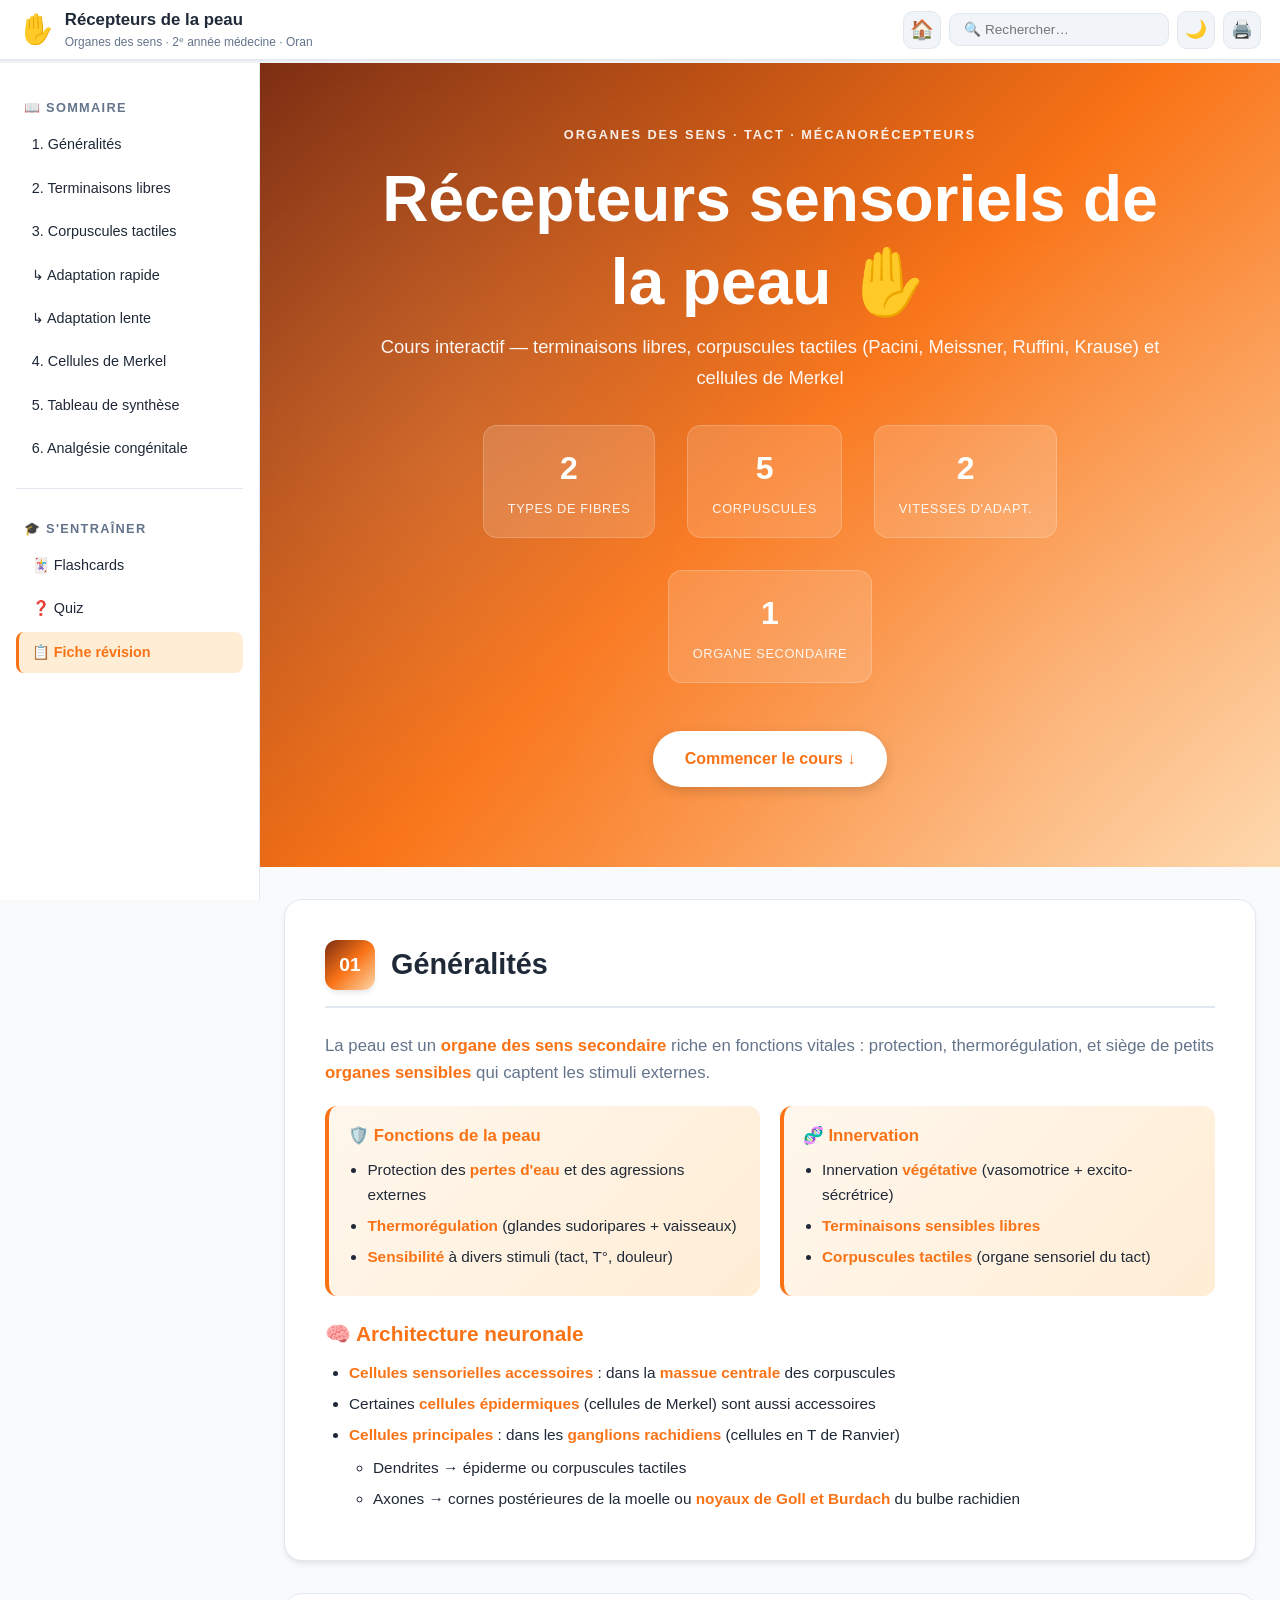
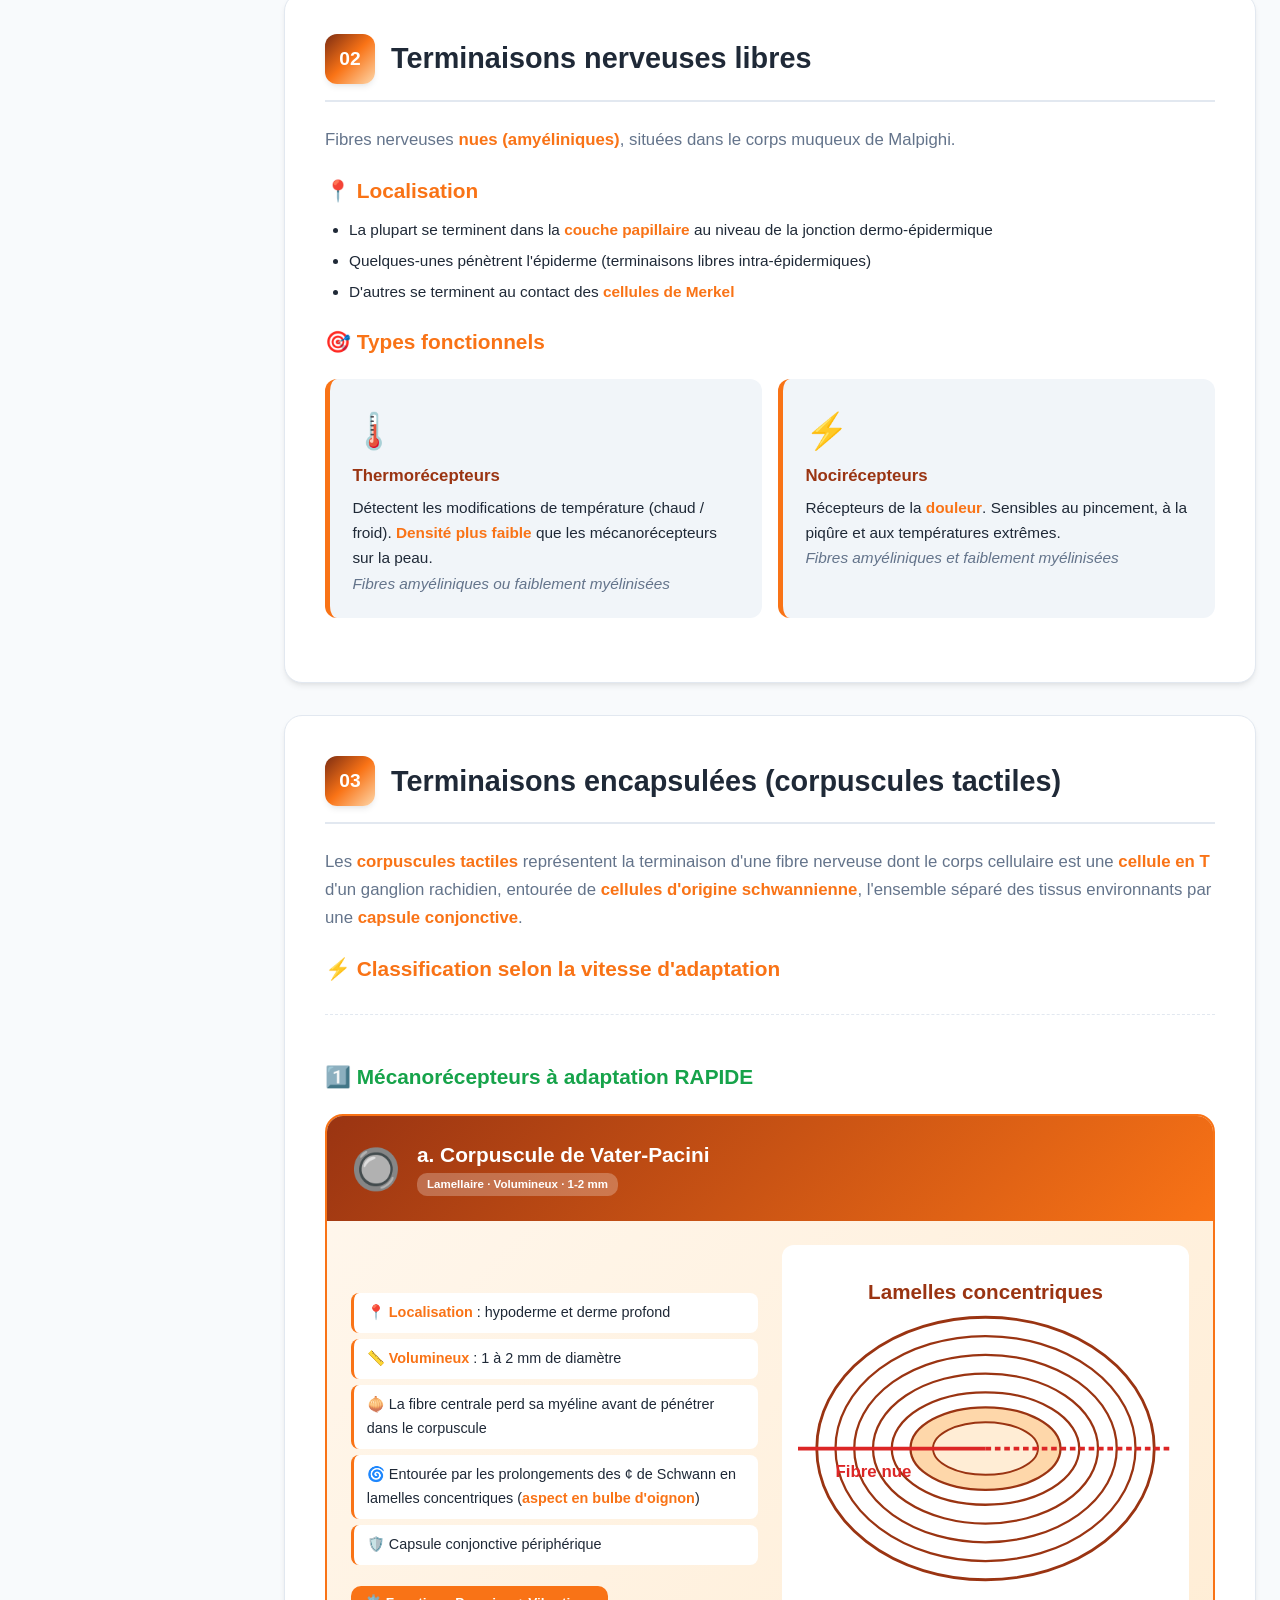
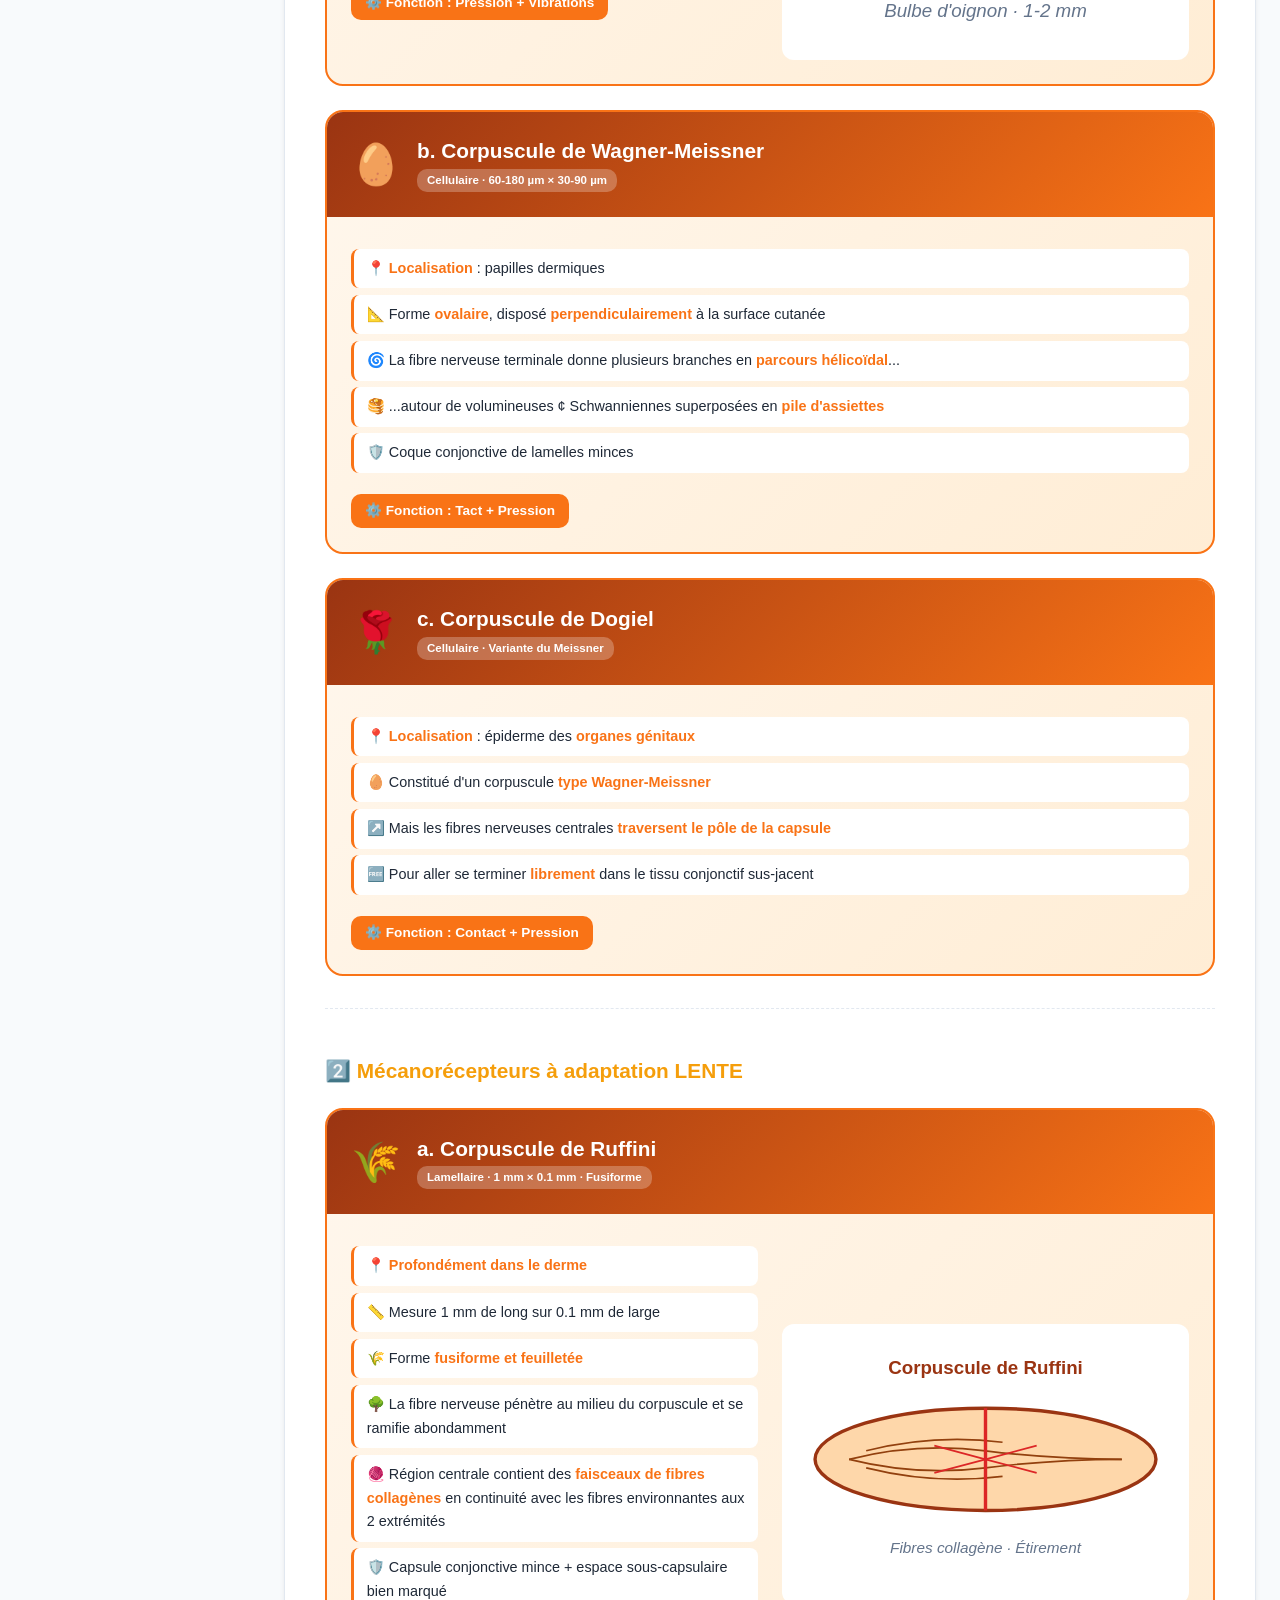
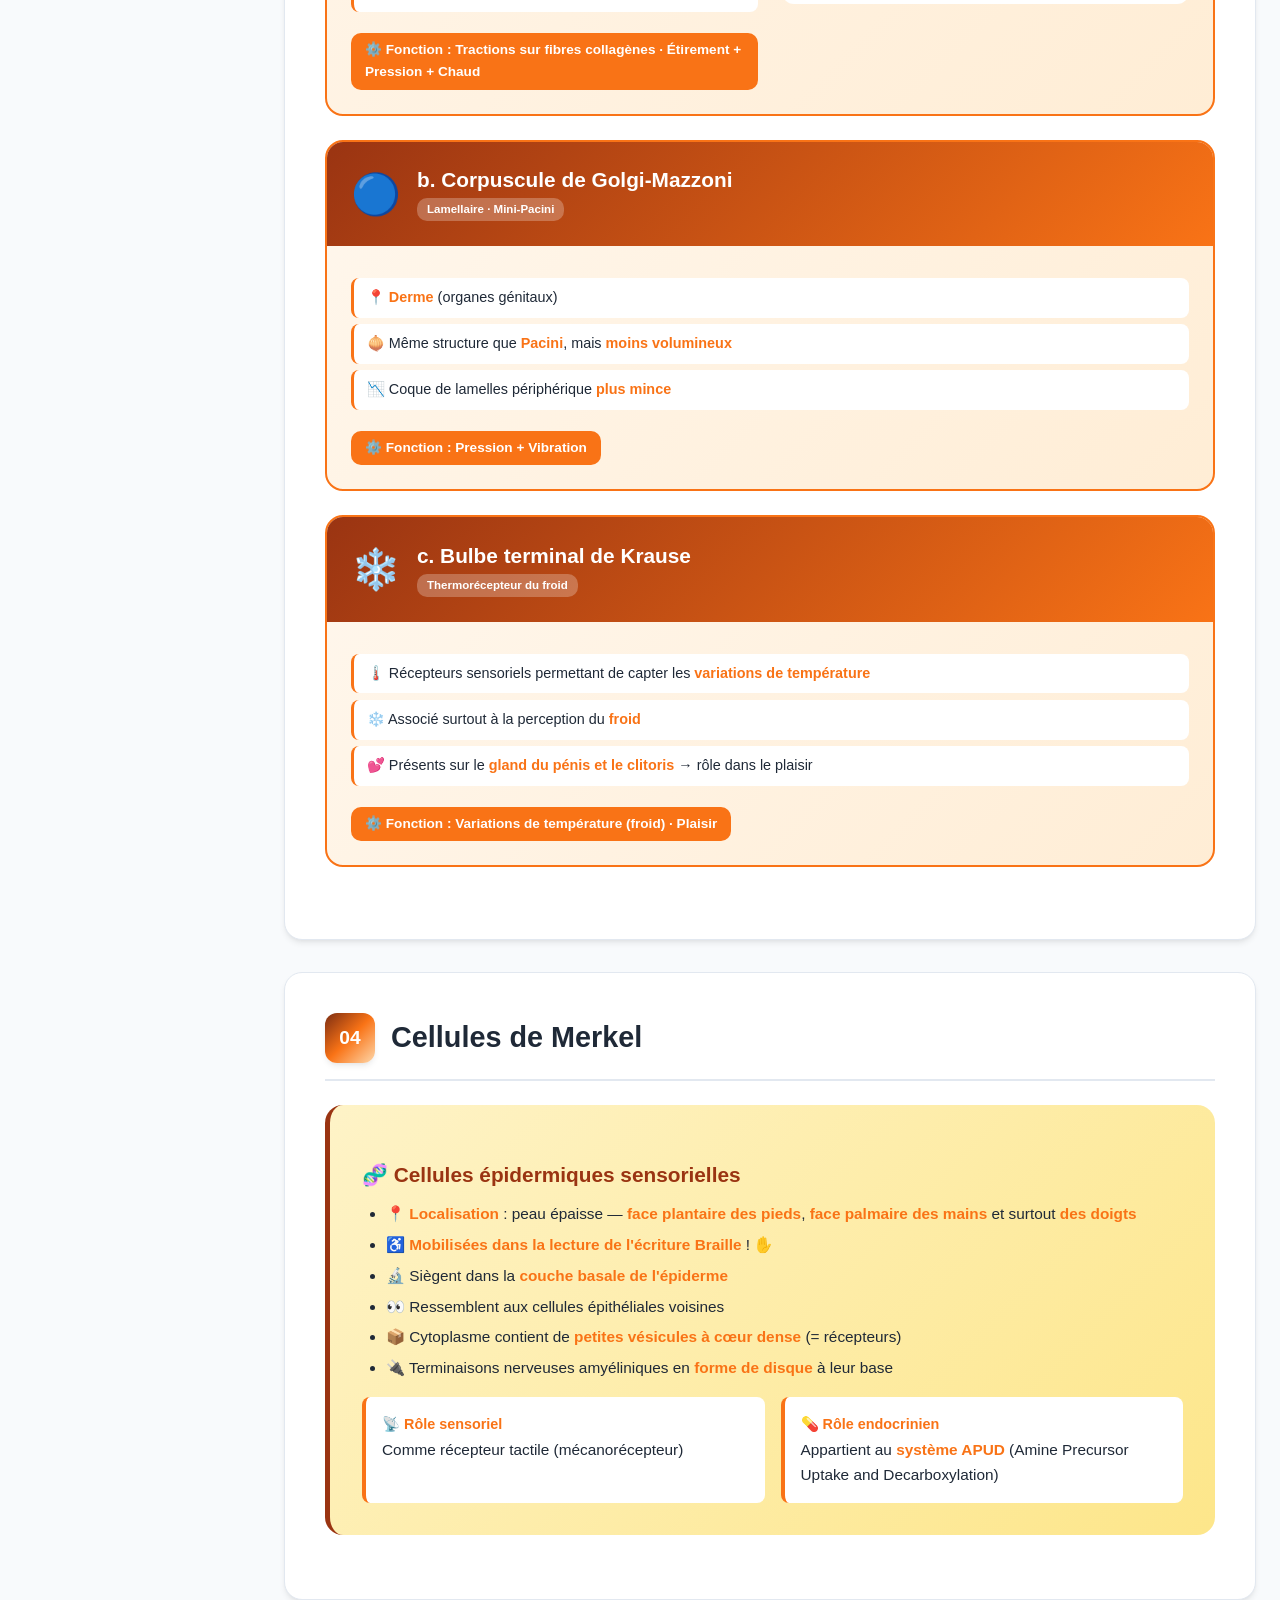
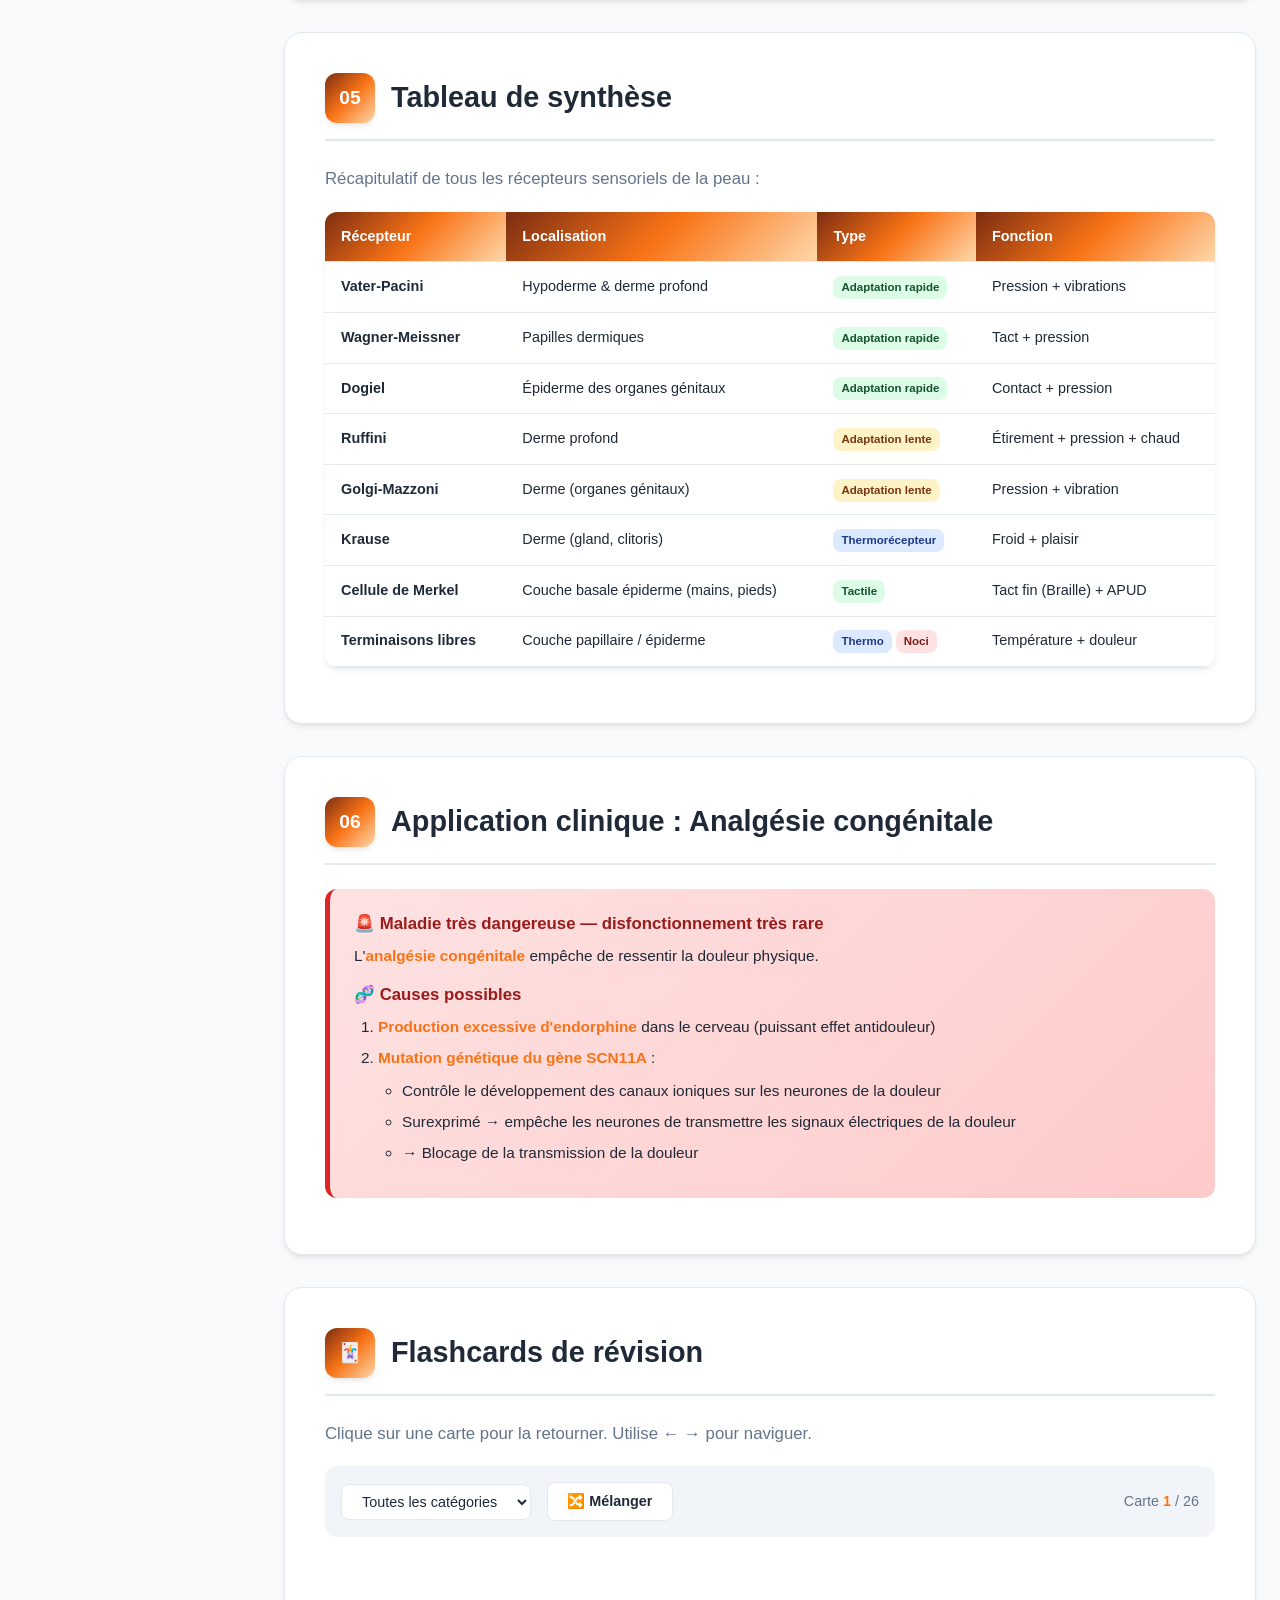
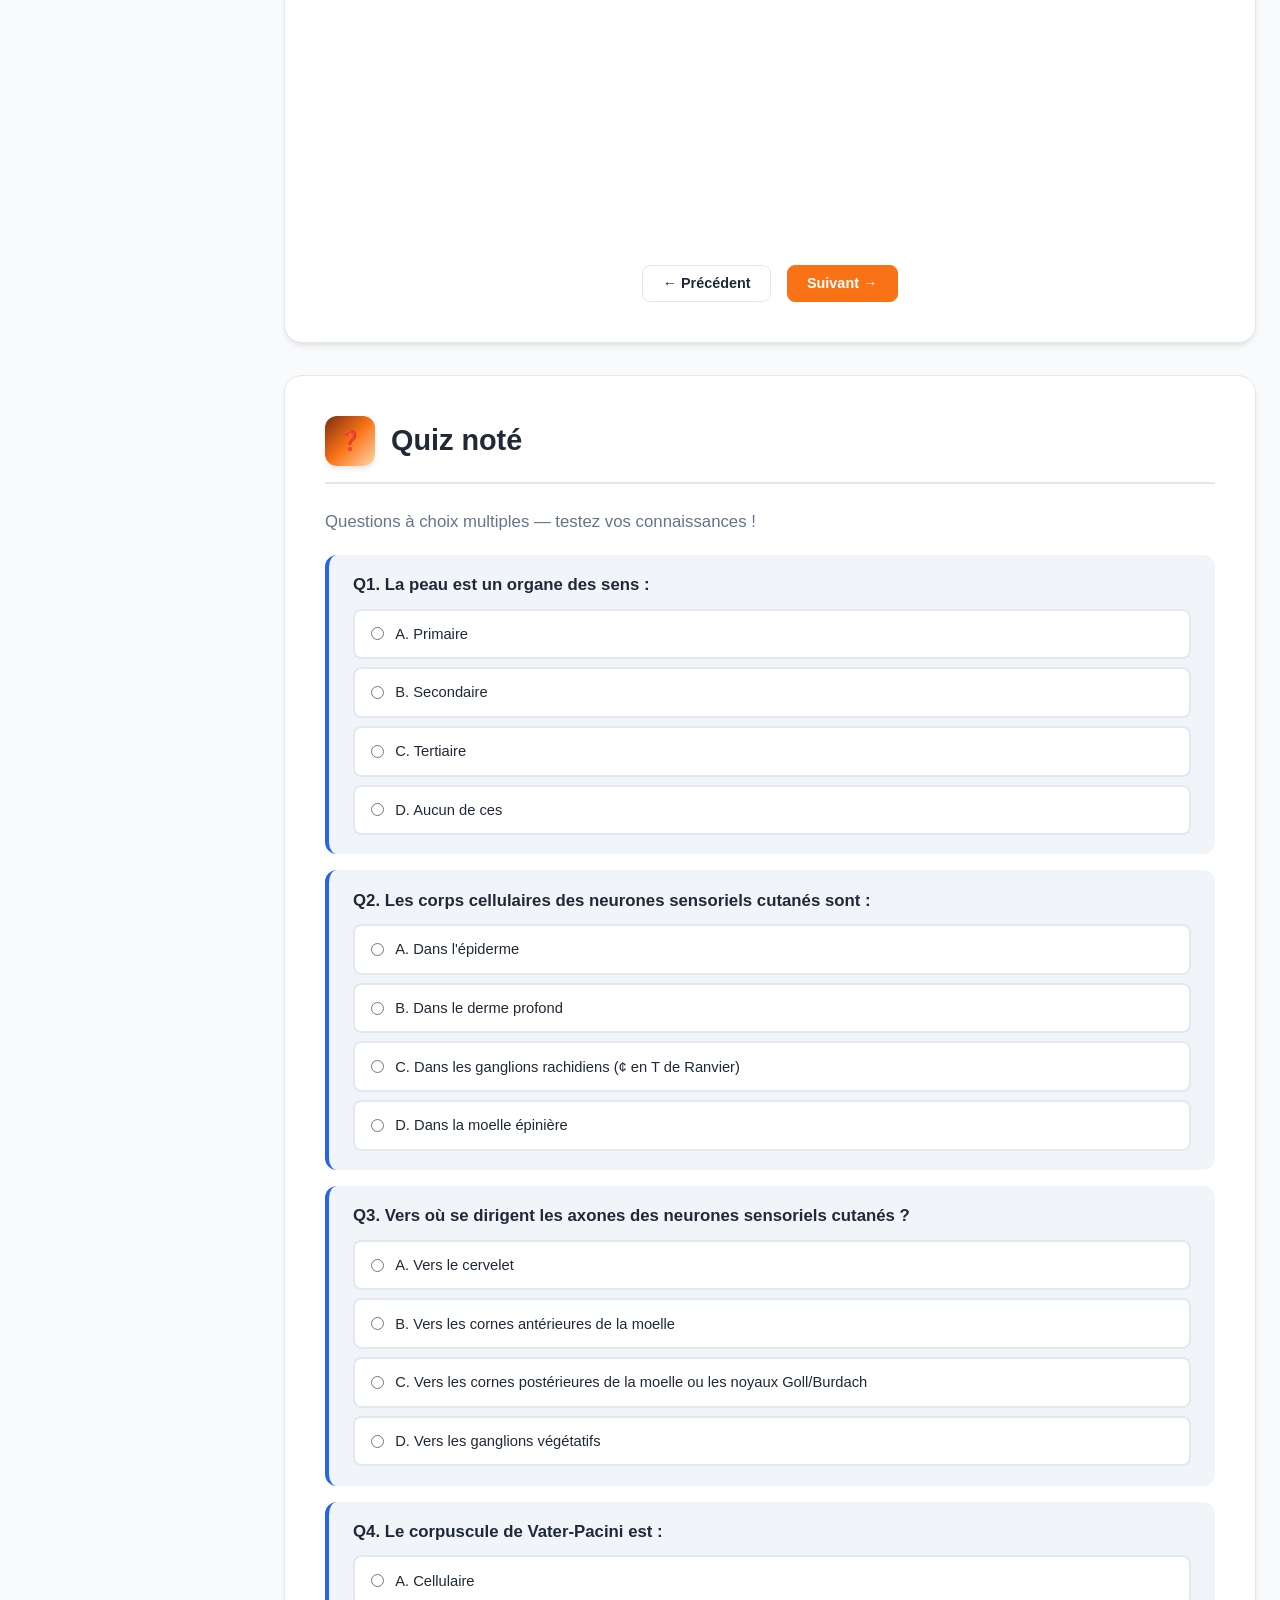
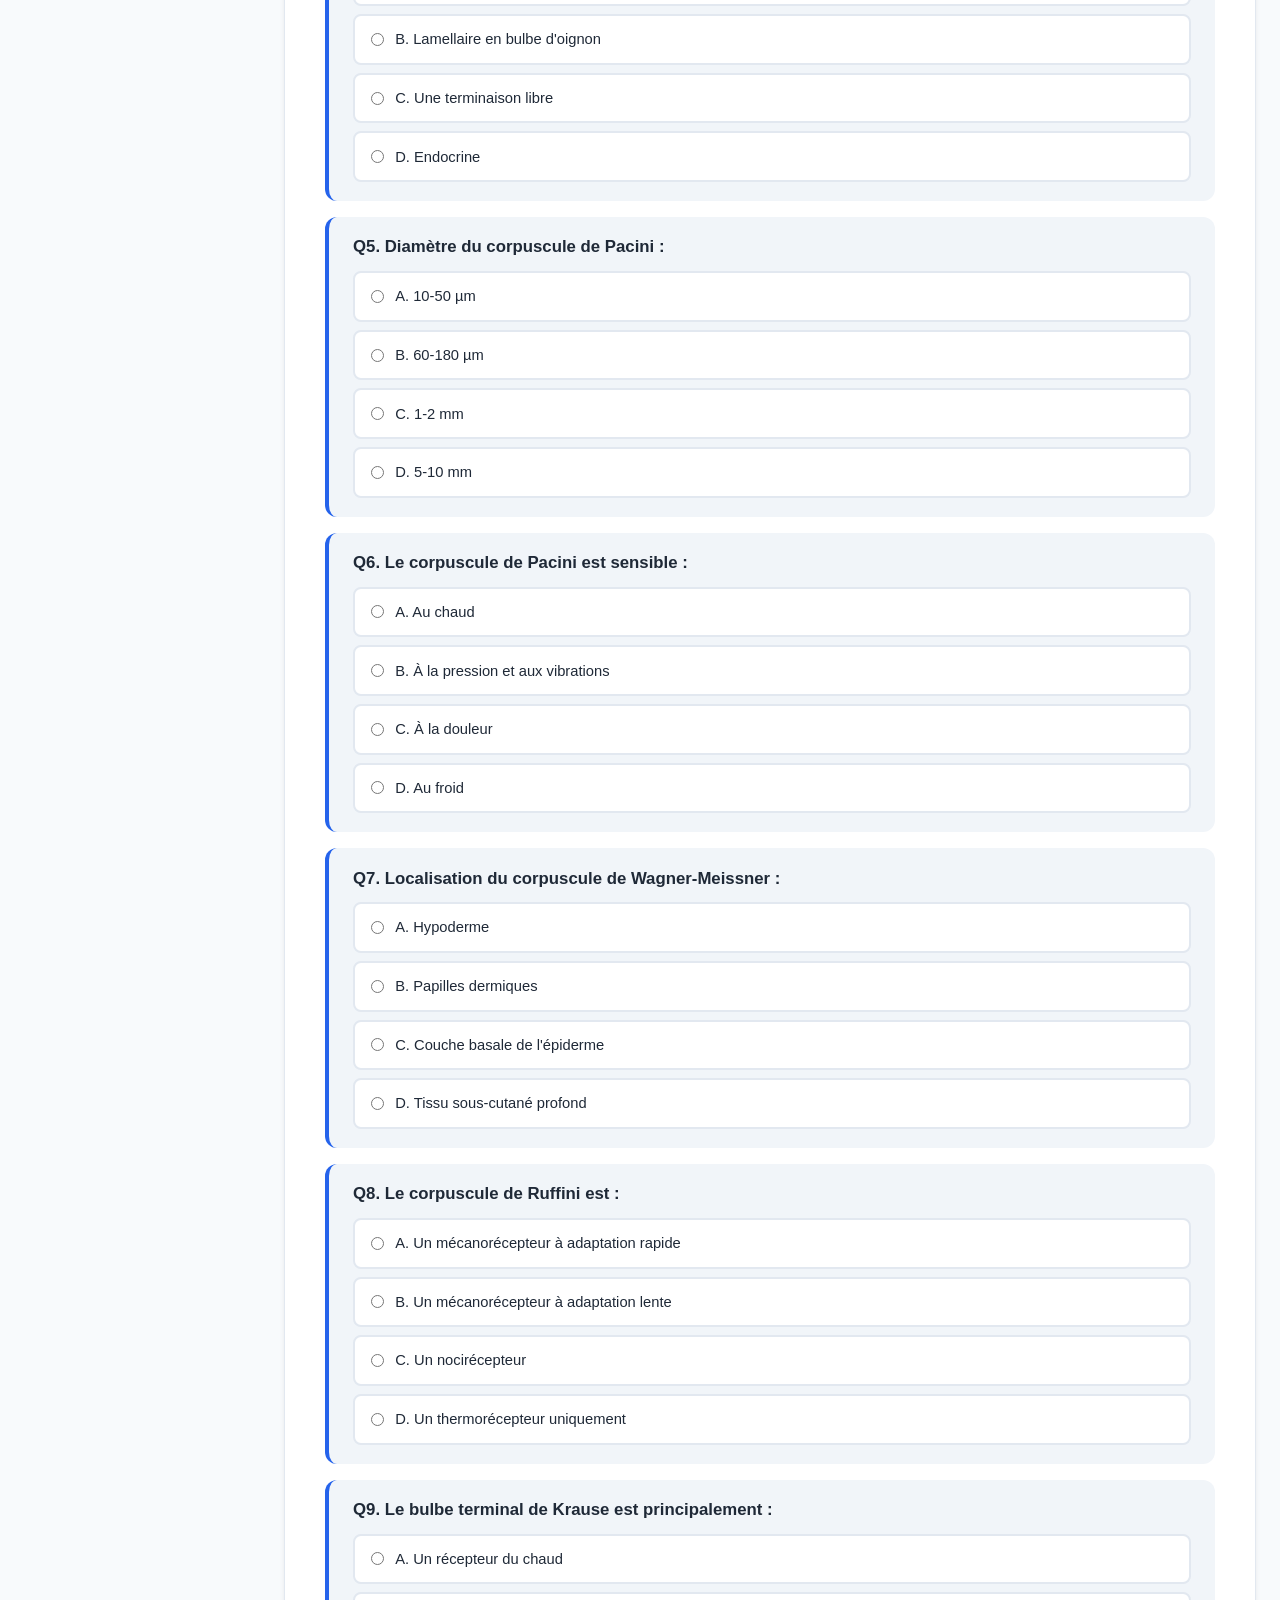
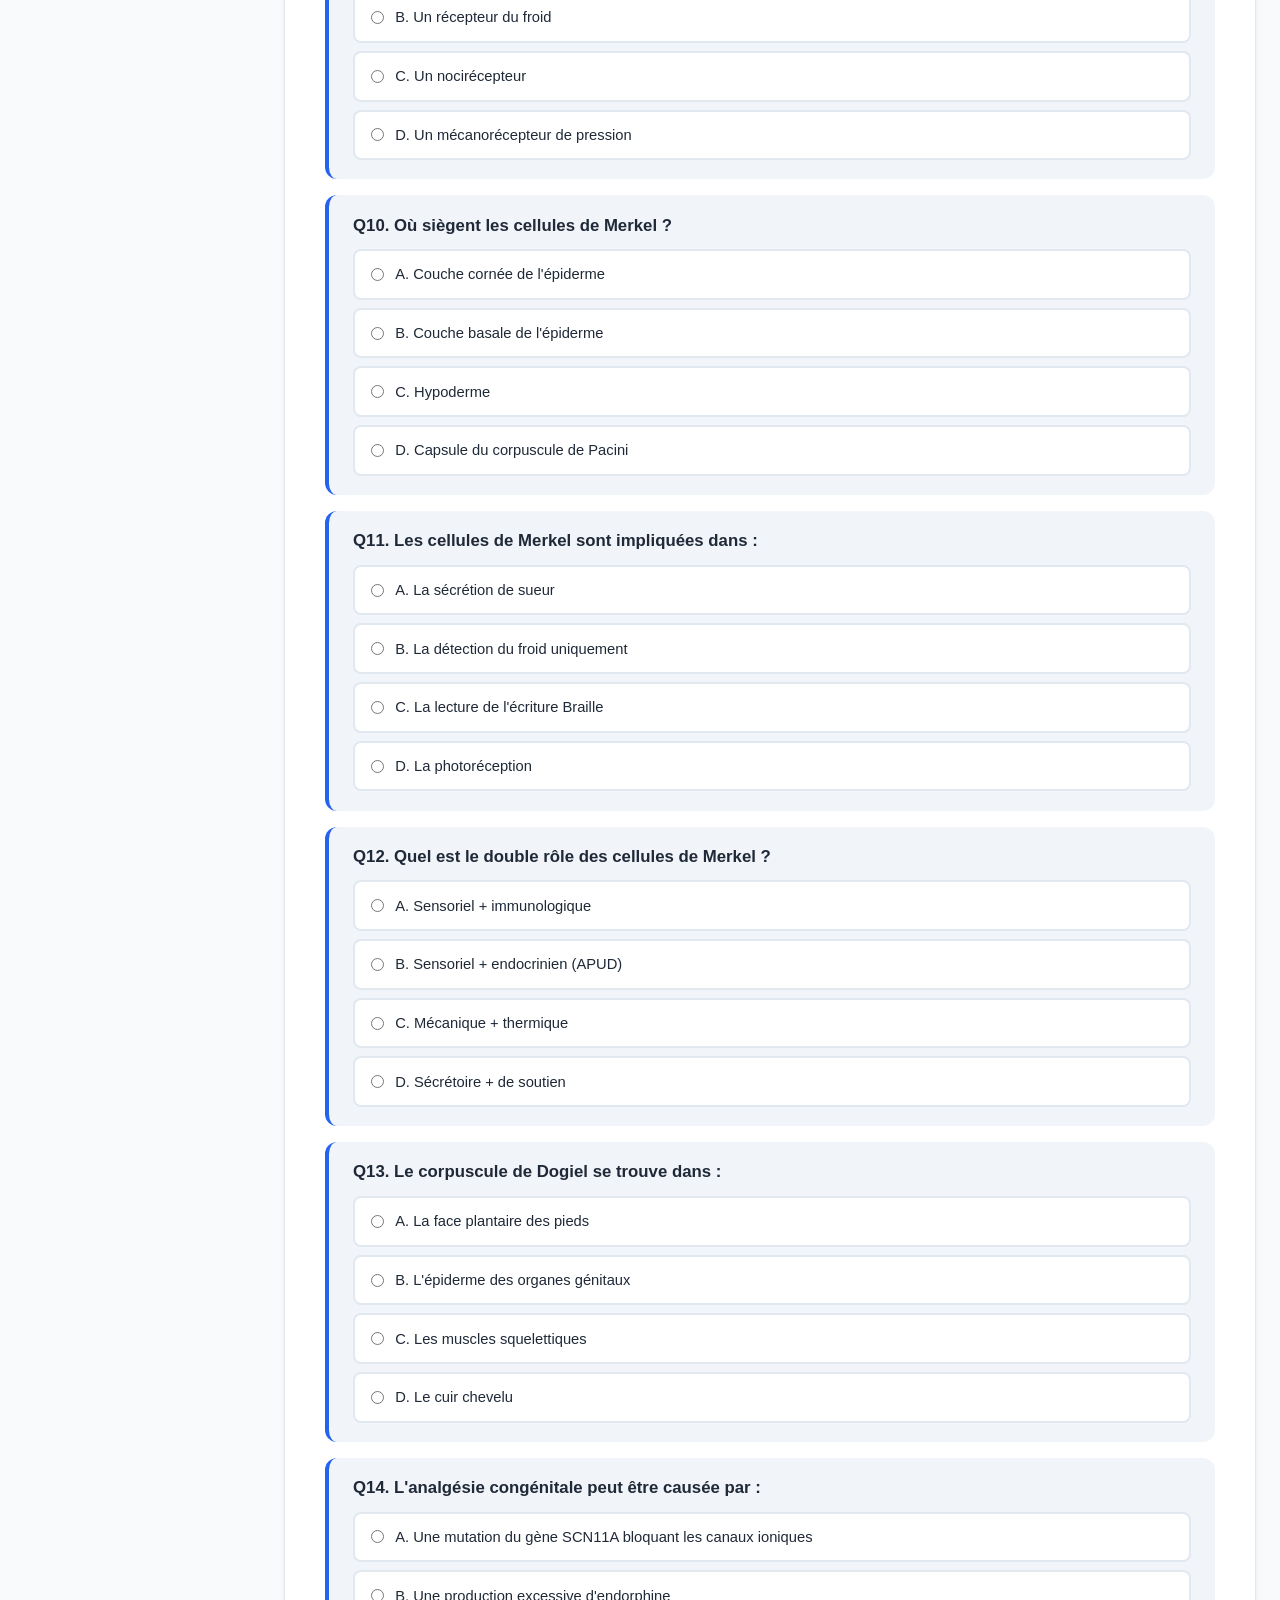
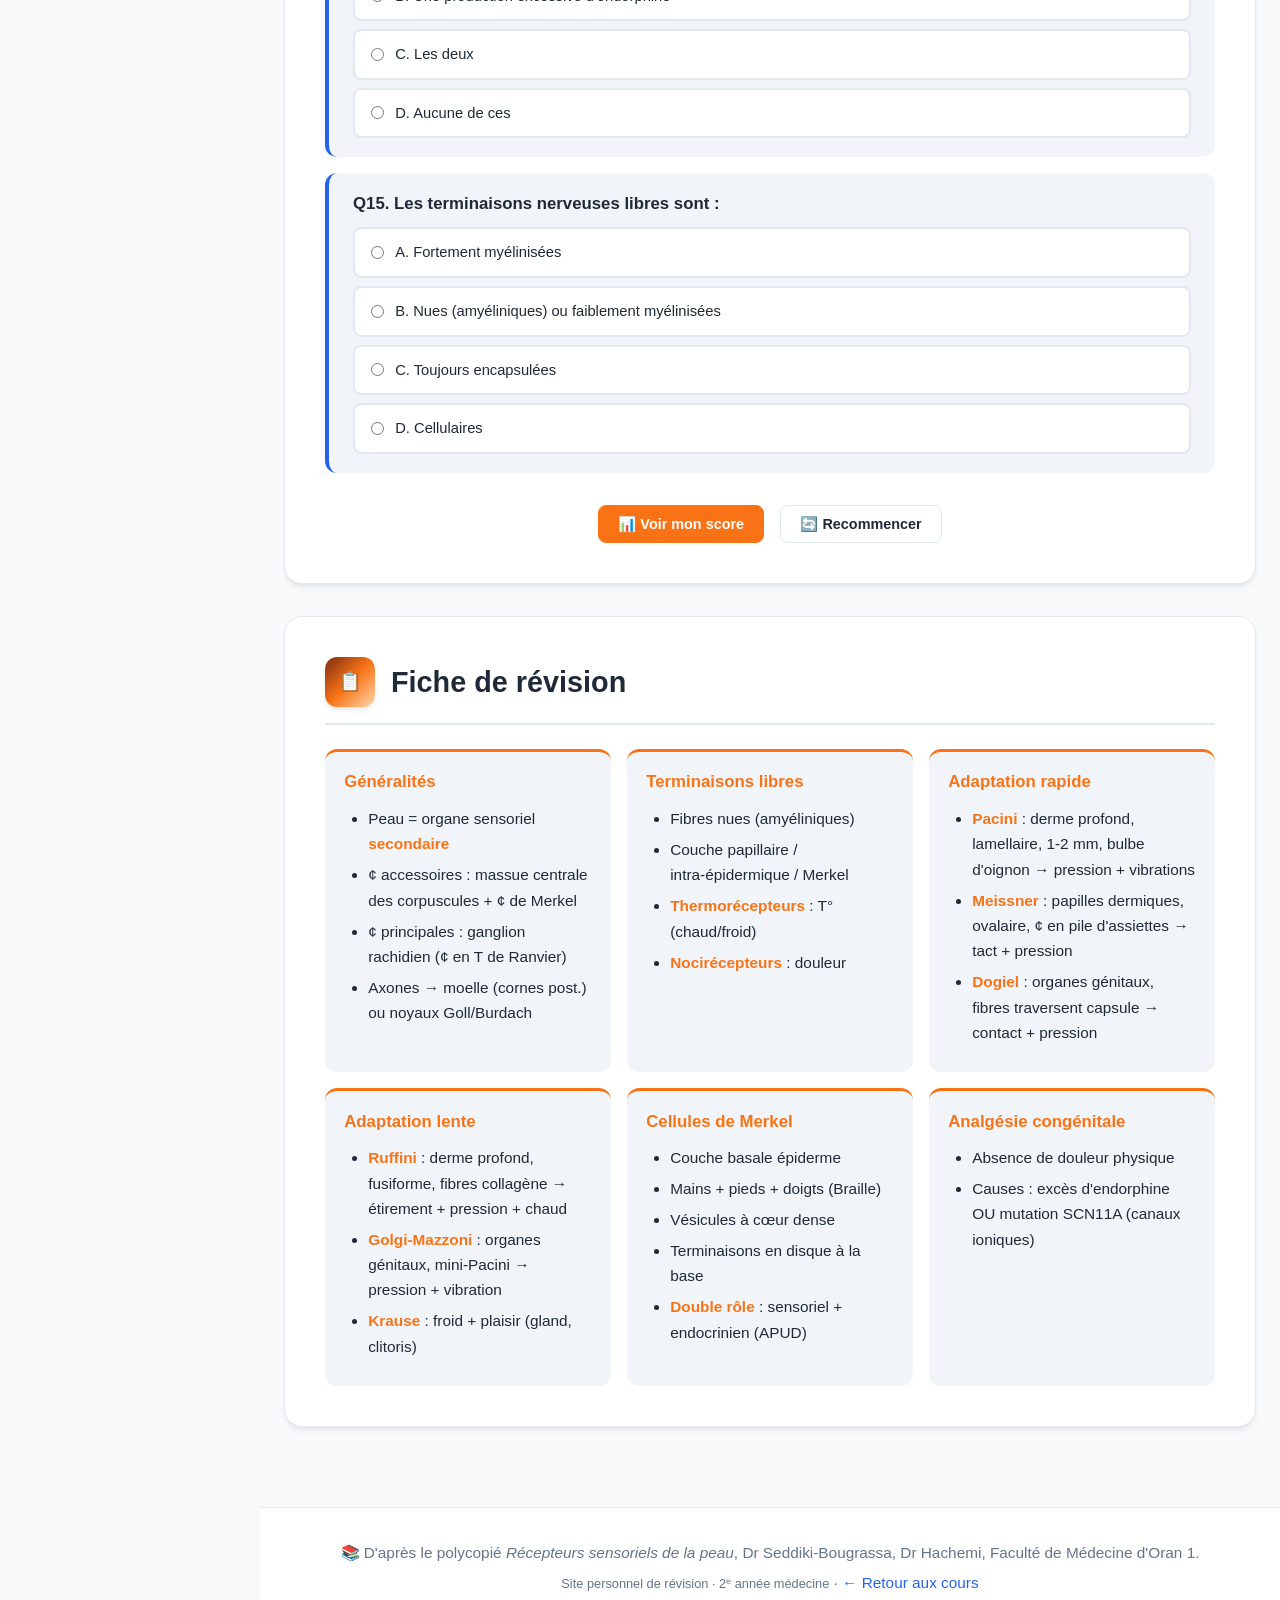
<file: peau/index.html>
<!DOCTYPE html>
<html lang="fr">
<head>
<meta charset="UTF-8" />
<meta name="viewport" content="width=device-width, initial-scale=1.0" />
<!-- Security headers (via meta — GitHub Pages can't set HTTP headers) -->
<meta http-equiv="Content-Security-Policy" content="default-src 'self'; script-src 'self'; style-src 'self' 'unsafe-inline' https://fonts.googleapis.com; font-src 'self' https://fonts.gstatic.com; img-src 'self' data:; connect-src 'self'; frame-ancestors 'none'; form-action 'self'; base-uri 'self'; object-src 'none'; upgrade-insecure-requests">
<meta http-equiv="X-Content-Type-Options" content="nosniff">
<meta name="referrer" content="strict-origin-when-cross-origin">
<meta name="robots" content="index, follow">
<meta http-equiv="Permissions-Policy" content="geolocation=(), microphone=(), camera=(), payment=(), usb=(), magnetometer=(), gyroscope=(), accelerometer=()">
<title>Récepteurs sensoriels de la peau — Cours interactif</title>
<link rel="stylesheet" href="../shared.css" />
<link rel="stylesheet" href="peau.css" />
<link rel="preconnect" href="https://fonts.googleapis.com">
<link rel="preconnect" href="https://fonts.gstatic.com" crossorigin>
<link href="https://fonts.googleapis.com/css2?family=Inter:wght@400;500;600;700;800&family=Poppins:wght@600;700;800&display=swap" rel="stylesheet">
</head>
<body data-course="peau">

<header class="topbar">
  <button id="menuToggle" class="icon-btn" aria-label="Menu">☰</button>
  <a href="../index.html" class="brand brand-link">
    <span class="brand-logo">✋</span>
    <div>
      <strong>Récepteurs de la peau</strong>
      <small>Organes des sens · 2ᵉ année médecine · Oran</small>
    </div>
  </a>
  <div class="topbar-actions">
    <a href="../index.html" class="icon-btn home-btn" title="Retour aux cours">🏠</a>
    <input type="search" id="searchInput" placeholder="🔍 Rechercher…" />
    <button id="themeToggle" class="icon-btn" aria-label="Thème">🌙</button>
    <button id="printBtn" class="icon-btn" aria-label="Imprimer">🖨️</button>
  </div>
</header>

<div class="progress-container"><div id="progressBar" class="progress-bar"></div></div>

<aside id="sidebar" class="sidebar">
  <nav>
    <h4>📖 Sommaire</h4>
    <a href="#general">1. Généralités</a>
    <a href="#libres">2. Terminaisons libres</a>
    <a href="#corpuscules">3. Corpuscules tactiles</a>
    <a href="#rapides">↳ Adaptation rapide</a>
    <a href="#lentes">↳ Adaptation lente</a>
    <a href="#merkel">4. Cellules de Merkel</a>
    <a href="#synthese">5. Tableau de synthèse</a>
    <a href="#analgesie">6. Analgésie congénitale</a>
    <hr/>
    <h4>🎓 S'entraîner</h4>
    <a href="#flashcards">🃏 Flashcards</a>
    <a href="#quiz">❓ Quiz</a>
    <a href="#fiche">📋 Fiche révision</a>
  </nav>
</aside>

<section class="hero">
  <div class="hero-bg"></div>
  <div class="hero-inner">
    <p class="kicker">Organes des sens · Tact · Mécanorécepteurs</p>
    <h1>Récepteurs sensoriels de la peau <span class="eye-emoji">✋</span></h1>
    <p class="subtitle">Cours interactif — terminaisons libres, corpuscules tactiles (Pacini, Meissner, Ruffini, Krause) et cellules de Merkel</p>
    <div class="hero-stats">
      <div><strong>2</strong><span>types de fibres</span></div>
      <div><strong>5</strong><span>corpuscules</span></div>
      <div><strong>2</strong><span>vitesses d'adapt.</span></div>
      <div><strong>1</strong><span>organe secondaire</span></div>
    </div>
    <a href="#general" class="cta">Commencer le cours ↓</a>
  </div>
</section>

<main>

<!-- GENERALITES -->
<section id="general" class="card" data-section>
  <div class="section-header">
    <span class="section-num">01</span>
    <h2>Généralités</h2>
  </div>

  <p class="lead">La peau est un <strong>organe des sens secondaire</strong> riche en fonctions vitales : protection, thermorégulation, et siège de petits <strong>organes sensibles</strong> qui captent les stimuli externes.</p>

  <div class="grid-2">
    <div class="key-points">
      <h4>🛡️ Fonctions de la peau</h4>
      <ul>
        <li>Protection des <strong>pertes d'eau</strong> et des agressions externes</li>
        <li><strong>Thermorégulation</strong> (glandes sudoripares + vaisseaux)</li>
        <li><strong>Sensibilité</strong> à divers stimuli (tact, T°, douleur)</li>
      </ul>
    </div>
    <div class="key-points">
      <h4>🧬 Innervation</h4>
      <ul>
        <li>Innervation <strong>végétative</strong> (vasomotrice + excito-sécrétrice)</li>
        <li><strong>Terminaisons sensibles libres</strong></li>
        <li><strong>Corpuscules tactiles</strong> (organe sensoriel du tact)</li>
      </ul>
    </div>
  </div>

  <h3>🧠 Architecture neuronale</h3>
  <ul>
    <li><strong>Cellules sensorielles accessoires</strong> : dans la <strong>massue centrale</strong> des corpuscules</li>
    <li>Certaines <strong>cellules épidermiques</strong> (cellules de Merkel) sont aussi accessoires</li>
    <li><strong>Cellules principales</strong> : dans les <strong>ganglions rachidiens</strong> (cellules en T de Ranvier)
      <ul>
        <li>Dendrites → épiderme ou corpuscules tactiles</li>
        <li>Axones → cornes postérieures de la moelle ou <strong>noyaux de Goll et Burdach</strong> du bulbe rachidien</li>
      </ul>
    </li>
  </ul>
</section>

<!-- TERMINAISONS LIBRES -->
<section id="libres" class="card" data-section>
  <div class="section-header">
    <span class="section-num">02</span>
    <h2>Terminaisons nerveuses libres</h2>
  </div>

  <p class="lead">Fibres nerveuses <strong>nues (amyéliniques)</strong>, situées dans le corps muqueux de Malpighi.</p>

  <h3>📍 Localisation</h3>
  <ul>
    <li>La plupart se terminent dans la <strong>couche papillaire</strong> au niveau de la jonction dermo-épidermique</li>
    <li>Quelques-unes pénètrent l'épiderme (terminaisons libres intra-épidermiques)</li>
    <li>D'autres se terminent au contact des <strong>cellules de Merkel</strong></li>
  </ul>

  <h3>🎯 Types fonctionnels</h3>
  <div class="terminaisons-grid">
    <div class="terminaison-card">
      <div class="terminaison-icon">🌡️</div>
      <h4>Thermorécepteurs</h4>
      <p>Détectent les modifications de température (chaud / froid). <strong>Densité plus faible</strong> que les mécanorécepteurs sur la peau.</p>
      <p class="info-mini"><em>Fibres amyéliniques ou faiblement myélinisées</em></p>
    </div>

    <div class="terminaison-card">
      <div class="terminaison-icon">⚡</div>
      <h4>Nocirécepteurs</h4>
      <p>Récepteurs de la <strong>douleur</strong>. Sensibles au pincement, à la piqûre et aux températures extrêmes.</p>
      <p class="info-mini"><em>Fibres amyéliniques et faiblement myélinisées</em></p>
    </div>
  </div>
</section>

<!-- CORPUSCULES -->
<section id="corpuscules" class="card" data-section>
  <div class="section-header">
    <span class="section-num">03</span>
    <h2>Terminaisons encapsulées (corpuscules tactiles)</h2>
  </div>

  <p class="lead">Les <strong>corpuscules tactiles</strong> représentent la terminaison d'une fibre nerveuse dont le corps cellulaire est une <strong>cellule en T</strong> d'un ganglion rachidien, entourée de <strong>cellules d'origine schwannienne</strong>, l'ensemble séparé des tissus environnants par une <strong>capsule conjonctive</strong>.</p>

  <h3>⚡ Classification selon la vitesse d'adaptation</h3>

  <!-- ADAPTATION RAPIDE -->
  <div id="rapides" class="subsection">
    <h3 style="color:#16a34a">1️⃣ Mécanorécepteurs à adaptation RAPIDE</h3>

    <!-- PACINI -->
    <div class="corpuscule-card">
      <div class="corpuscule-banner">
        <div class="corp-emoji">🔘</div>
        <div>
          <h3>a. Corpuscule de Vater-Pacini</h3>
          <span class="corp-tag">Lamellaire · Volumineux · 1-2 mm</span>
        </div>
      </div>
      <div class="corp-body">
        <div class="corp-grid">
          <div>
            <ul class="props-list">
              <li>📍 <strong>Localisation</strong> : hypoderme et derme profond</li>
              <li>📏 <strong>Volumineux</strong> : 1 à 2 mm de diamètre</li>
              <li>🧅 La fibre centrale perd sa myéline avant de pénétrer dans le corpuscule</li>
              <li>🌀 Entourée par les prolongements des ¢ de Schwann en lamelles concentriques (<strong>aspect en bulbe d'oignon</strong>)</li>
              <li>🛡️ Capsule conjonctive périphérique</li>
            </ul>
            <span class="fonction-tag">⚙️ Fonction : Pression + Vibrations</span>
          </div>
          <div class="corp-svg">
            <svg viewBox="0 0 200 200" xmlns="http://www.w3.org/2000/svg">
              <!-- Concentric lamellae (onion) -->
              <ellipse cx="100" cy="100" rx="90" ry="70" fill="none" stroke="#9a3412" stroke-width="1.5"/>
              <ellipse cx="100" cy="100" rx="80" ry="60" fill="none" stroke="#9a3412" stroke-width="1.2"/>
              <ellipse cx="100" cy="100" rx="70" ry="50" fill="none" stroke="#9a3412" stroke-width="1.2"/>
              <ellipse cx="100" cy="100" rx="60" ry="40" fill="none" stroke="#9a3412" stroke-width="1.2"/>
              <ellipse cx="100" cy="100" rx="50" ry="30" fill="none" stroke="#9a3412" stroke-width="1.2"/>
              <ellipse cx="100" cy="100" rx="40" ry="22" fill="#fed7aa" stroke="#9a3412" stroke-width="1.2"/>
              <ellipse cx="100" cy="100" rx="28" ry="14" fill="#ffedd5" stroke="#9a3412" stroke-width="1"/>
              <!-- Central nerve fiber -->
              <line x1="0" y1="100" x2="100" y2="100" stroke="#dc2626" stroke-width="2"/>
              <line x1="100" y1="100" x2="200" y2="100" stroke="#dc2626" stroke-width="2" stroke-dasharray="3,2"/>
              <!-- Labels -->
              <text x="100" y="20" text-anchor="middle" font-size="11" font-weight="700" fill="#9a3412">Lamelles concentriques</text>
              <text x="20" y="115" font-size="9" font-weight="600" fill="#dc2626">Fibre nue</text>
              <text x="100" y="190" text-anchor="middle" font-size="10" font-style="italic" fill="#64748b">Bulbe d'oignon · 1-2 mm</text>
            </svg>
          </div>
        </div>
      </div>
    </div>

    <!-- MEISSNER -->
    <div class="corpuscule-card">
      <div class="corpuscule-banner">
        <div class="corp-emoji">🥚</div>
        <div>
          <h3>b. Corpuscule de Wagner-Meissner</h3>
          <span class="corp-tag">Cellulaire · 60-180 µm × 30-90 µm</span>
        </div>
      </div>
      <div class="corp-body">
        <ul class="props-list">
          <li>📍 <strong>Localisation</strong> : papilles dermiques</li>
          <li>📐 Forme <strong>ovalaire</strong>, disposé <strong>perpendiculairement</strong> à la surface cutanée</li>
          <li>🌀 La fibre nerveuse terminale donne plusieurs branches en <strong>parcours hélicoïdal</strong>...</li>
          <li>🥞 ...autour de volumineuses ¢ Schwanniennes superposées en <strong>pile d'assiettes</strong></li>
          <li>🛡️ Coque conjonctive de lamelles minces</li>
        </ul>
        <span class="fonction-tag">⚙️ Fonction : Tact + Pression</span>
      </div>
    </div>

    <!-- DOGIEL -->
    <div class="corpuscule-card">
      <div class="corpuscule-banner">
        <div class="corp-emoji">🌹</div>
        <div>
          <h3>c. Corpuscule de Dogiel</h3>
          <span class="corp-tag">Cellulaire · Variante du Meissner</span>
        </div>
      </div>
      <div class="corp-body">
        <ul class="props-list">
          <li>📍 <strong>Localisation</strong> : épiderme des <strong>organes génitaux</strong></li>
          <li>🥚 Constitué d'un corpuscule <strong>type Wagner-Meissner</strong></li>
          <li>↗️ Mais les fibres nerveuses centrales <strong>traversent le pôle de la capsule</strong></li>
          <li>🆓 Pour aller se terminer <strong>librement</strong> dans le tissu conjonctif sus-jacent</li>
        </ul>
        <span class="fonction-tag">⚙️ Fonction : Contact + Pression</span>
      </div>
    </div>
  </div>

  <!-- ADAPTATION LENTE -->
  <div id="lentes" class="subsection">
    <h3 style="color:#f59e0b">2️⃣ Mécanorécepteurs à adaptation LENTE</h3>

    <!-- RUFFINI -->
    <div class="corpuscule-card">
      <div class="corpuscule-banner">
        <div class="corp-emoji">🌾</div>
        <div>
          <h3>a. Corpuscule de Ruffini</h3>
          <span class="corp-tag">Lamellaire · 1 mm × 0.1 mm · Fusiforme</span>
        </div>
      </div>
      <div class="corp-body">
        <div class="corp-grid">
          <div>
            <ul class="props-list">
              <li>📍 <strong>Profondément dans le derme</strong></li>
              <li>📏 Mesure 1 mm de long sur 0.1 mm de large</li>
              <li>🌾 Forme <strong>fusiforme et feuilletée</strong></li>
              <li>🌳 La fibre nerveuse pénètre au milieu du corpuscule et se ramifie abondamment</li>
              <li>🧶 Région centrale contient des <strong>faisceaux de fibres collagènes</strong> en continuité avec les fibres environnantes aux 2 extrémités</li>
              <li>🛡️ Capsule conjonctive mince + espace sous-capsulaire bien marqué</li>
            </ul>
            <span class="fonction-tag">⚙️ Fonction : Tractions sur fibres collagènes · Étirement + Pression + Chaud</span>
          </div>
          <div class="corp-svg">
            <svg viewBox="0 0 220 140" xmlns="http://www.w3.org/2000/svg">
              <!-- Fusiform shape -->
              <ellipse cx="110" cy="70" rx="100" ry="30" fill="#fed7aa" stroke="#9a3412" stroke-width="2"/>
              <!-- Internal feathered fibers (collagen) -->
              <g stroke="#92400e" stroke-width="1" fill="none">
                <path d="M 30 70 Q 70 60 110 65 Q 150 70 190 70"/>
                <path d="M 30 70 Q 70 80 110 75 Q 150 70 190 70"/>
                <path d="M 40 65 Q 80 55 120 60"/>
                <path d="M 40 75 Q 80 85 120 80"/>
              </g>
              <!-- Central nerve fiber -->
              <line x1="110" y1="40" x2="110" y2="100" stroke="#dc2626" stroke-width="2"/>
              <!-- Branching -->
              <line x1="110" y1="70" x2="80" y2="62" stroke="#dc2626" stroke-width="1"/>
              <line x1="110" y1="70" x2="140" y2="62" stroke="#dc2626" stroke-width="1"/>
              <line x1="110" y1="70" x2="80" y2="78" stroke="#dc2626" stroke-width="1"/>
              <line x1="110" y1="70" x2="140" y2="78" stroke="#dc2626" stroke-width="1"/>
              <!-- Labels -->
              <text x="110" y="20" text-anchor="middle" font-size="11" font-weight="700" fill="#9a3412">Corpuscule de Ruffini</text>
              <text x="110" y="125" text-anchor="middle" font-size="9" font-style="italic" fill="#64748b">Fibres collagène · Étirement</text>
            </svg>
          </div>
        </div>
      </div>
    </div>

    <!-- GOLGI-MAZZONI -->
    <div class="corpuscule-card">
      <div class="corpuscule-banner">
        <div class="corp-emoji">🔵</div>
        <div>
          <h3>b. Corpuscule de Golgi-Mazzoni</h3>
          <span class="corp-tag">Lamellaire · Mini-Pacini</span>
        </div>
      </div>
      <div class="corp-body">
        <ul class="props-list">
          <li>📍 <strong>Derme</strong> (organes génitaux)</li>
          <li>🧅 Même structure que <strong>Pacini</strong>, mais <strong>moins volumineux</strong></li>
          <li>📉 Coque de lamelles périphérique <strong>plus mince</strong></li>
        </ul>
        <span class="fonction-tag">⚙️ Fonction : Pression + Vibration</span>
      </div>
    </div>

    <!-- KRAUSE -->
    <div class="corpuscule-card">
      <div class="corpuscule-banner">
        <div class="corp-emoji">❄️</div>
        <div>
          <h3>c. Bulbe terminal de Krause</h3>
          <span class="corp-tag">Thermorécepteur du froid</span>
        </div>
      </div>
      <div class="corp-body">
        <ul class="props-list">
          <li>🌡️ Récepteurs sensoriels permettant de capter les <strong>variations de température</strong></li>
          <li>❄️ Associé surtout à la perception du <strong>froid</strong></li>
          <li>💕 Présents sur le <strong>gland du pénis et le clitoris</strong> → rôle dans le plaisir</li>
        </ul>
        <span class="fonction-tag">⚙️ Fonction : Variations de température (froid) · Plaisir</span>
      </div>
    </div>
  </div>
</section>

<!-- MERKEL -->
<section id="merkel" class="card" data-section>
  <div class="section-header">
    <span class="section-num">04</span>
    <h2>Cellules de Merkel</h2>
  </div>

  <div class="merkel-card">
    <h3>🧬 Cellules épidermiques sensorielles</h3>
    <ul>
      <li>📍 <strong>Localisation</strong> : peau épaisse — <strong>face plantaire des pieds</strong>, <strong>face palmaire des mains</strong> et surtout <strong>des doigts</strong></li>
      <li>♿ <strong>Mobilisées dans la lecture de l'écriture Braille</strong> ! ✋</li>
      <li>🔬 Siègent dans la <strong>couche basale de l'épiderme</strong></li>
      <li>👀 Ressemblent aux cellules épithéliales voisines</li>
      <li>📦 Cytoplasme contient de <strong>petites vésicules à cœur dense</strong> (= récepteurs)</li>
      <li>🔌 Terminaisons nerveuses amyéliniques en <strong>forme de disque</strong> à leur base</li>
    </ul>

    <div class="role-double">
      <div class="role-card">
        <strong>📡 Rôle sensoriel</strong>
        <p>Comme récepteur tactile (mécanorécepteur)</p>
      </div>
      <div class="role-card">
        <strong>💊 Rôle endocrinien</strong>
        <p>Appartient au <strong>système APUD</strong> (Amine Precursor Uptake and Decarboxylation)</p>
      </div>
    </div>
  </div>
</section>

<!-- TABLEAU SYNTHESE -->
<section id="synthese" class="card" data-section>
  <div class="section-header">
    <span class="section-num">05</span>
    <h2>Tableau de synthèse</h2>
  </div>

  <p class="lead">Récapitulatif de tous les récepteurs sensoriels de la peau :</p>

  <table class="synthese-table">
    <thead>
      <tr>
        <th>Récepteur</th>
        <th>Localisation</th>
        <th>Type</th>
        <th>Fonction</th>
      </tr>
    </thead>
    <tbody>
      <tr>
        <th>Vater-Pacini</th>
        <td>Hypoderme &amp; derme profond</td>
        <td><span class="tag-mini tag-rapide">Adaptation rapide</span></td>
        <td>Pression + vibrations</td>
      </tr>
      <tr>
        <th>Wagner-Meissner</th>
        <td>Papilles dermiques</td>
        <td><span class="tag-mini tag-rapide">Adaptation rapide</span></td>
        <td>Tact + pression</td>
      </tr>
      <tr>
        <th>Dogiel</th>
        <td>Épiderme des organes génitaux</td>
        <td><span class="tag-mini tag-rapide">Adaptation rapide</span></td>
        <td>Contact + pression</td>
      </tr>
      <tr>
        <th>Ruffini</th>
        <td>Derme profond</td>
        <td><span class="tag-mini tag-lente">Adaptation lente</span></td>
        <td>Étirement + pression + chaud</td>
      </tr>
      <tr>
        <th>Golgi-Mazzoni</th>
        <td>Derme (organes génitaux)</td>
        <td><span class="tag-mini tag-lente">Adaptation lente</span></td>
        <td>Pression + vibration</td>
      </tr>
      <tr>
        <th>Krause</th>
        <td>Derme (gland, clitoris)</td>
        <td><span class="tag-mini tag-thermo">Thermorécepteur</span></td>
        <td>Froid + plaisir</td>
      </tr>
      <tr>
        <th>Cellule de Merkel</th>
        <td>Couche basale épiderme (mains, pieds)</td>
        <td><span class="tag-mini tag-rapide">Tactile</span></td>
        <td>Tact fin (Braille) + APUD</td>
      </tr>
      <tr>
        <th>Terminaisons libres</th>
        <td>Couche papillaire / épiderme</td>
        <td><span class="tag-mini tag-thermo">Thermo</span> <span class="tag-mini tag-noci">Noci</span></td>
        <td>Température + douleur</td>
      </tr>
    </tbody>
  </table>
</section>

<!-- ANALGESIE -->
<section id="analgesie" class="card" data-section>
  <div class="section-header">
    <span class="section-num">06</span>
    <h2>Application clinique : Analgésie congénitale</h2>
  </div>

  <div class="analgesie-card">
    <h4>🚨 Maladie très dangereuse — disfonctionnement très rare</h4>
    <p>L'<strong>analgésie congénitale</strong> empêche de ressentir la douleur physique.</p>

    <h4 style="margin-top:1rem">🧬 Causes possibles</h4>
    <ol>
      <li><strong>Production excessive d'endorphine</strong> dans le cerveau (puissant effet antidouleur)</li>
      <li><strong>Mutation génétique du gène SCN11A</strong> :
        <ul>
          <li>Contrôle le développement des canaux ioniques sur les neurones de la douleur</li>
          <li>Surexprimé → empêche les neurones de transmettre les signaux électriques de la douleur</li>
          <li>→ Blocage de la transmission de la douleur</li>
        </ul>
      </li>
    </ol>
  </div>
</section>

<!-- FLASHCARDS -->
<section id="flashcards" class="card" data-section>
  <div class="section-header">
    <span class="section-num">🃏</span>
    <h2>Flashcards de révision</h2>
  </div>
  <p class="lead">Clique sur une carte pour la retourner. Utilise ← → pour naviguer.</p>

  <div class="flashcards-controls">
    <select id="flashCategory">
      <option value="all">Toutes les catégories</option>
      <option value="general">Généralités</option>
      <option value="libres">Terminaisons libres</option>
      <option value="rapide">Adaptation rapide</option>
      <option value="lente">Adaptation lente</option>
      <option value="merkel">Merkel &amp; clinique</option>
    </select>
    <button id="shuffleBtn" class="btn">🔀 Mélanger</button>
    <span class="flash-counter">Carte <strong id="flashCurrent">1</strong> / <span id="flashTotal">0</span></span>
  </div>

  <div class="flashcard-container">
    <div class="flashcard" id="flashcard">
      <div class="flashcard-inner">
        <div class="flashcard-front">
          <span class="flash-cat"></span>
          <p class="flash-question"></p>
          <small>Clique pour voir la réponse</small>
        </div>
        <div class="flashcard-back">
          <p class="flash-answer"></p>
        </div>
      </div>
    </div>
  </div>

  <div class="flashcards-nav">
    <button id="prevCard" class="btn">← Précédent</button>
    <button id="nextCard" class="btn primary">Suivant →</button>
  </div>
</section>

<!-- QUIZ -->
<section id="quiz" class="card" data-section>
  <div class="section-header">
    <span class="section-num">❓</span>
    <h2>Quiz noté</h2>
  </div>
  <p class="lead">Questions à choix multiples — testez vos connaissances !</p>

  <div id="quizContainer"></div>

  <div class="quiz-controls">
    <button id="submitQuiz" class="btn primary">📊 Voir mon score</button>
    <button id="resetQuiz" class="btn">🔄 Recommencer</button>
  </div>

  <div id="quizResult" class="quiz-result hidden"></div>
</section>

<!-- FICHE -->
<section id="fiche" class="card" data-section>
  <div class="section-header">
    <span class="section-num">📋</span>
    <h2>Fiche de révision</h2>
  </div>

  <div class="fiche">
    <div class="fiche-block">
      <h3>Généralités</h3>
      <ul>
        <li>Peau = organe sensoriel <strong>secondaire</strong></li>
        <li>¢ accessoires : massue centrale des corpuscules + ¢ de Merkel</li>
        <li>¢ principales : ganglion rachidien (¢ en T de Ranvier)</li>
        <li>Axones → moelle (cornes post.) ou noyaux Goll/Burdach</li>
      </ul>
    </div>

    <div class="fiche-block">
      <h3>Terminaisons libres</h3>
      <ul>
        <li>Fibres nues (amyéliniques)</li>
        <li>Couche papillaire / intra-épidermique / Merkel</li>
        <li><strong>Thermorécepteurs</strong> : T° (chaud/froid)</li>
        <li><strong>Nocirécepteurs</strong> : douleur</li>
      </ul>
    </div>

    <div class="fiche-block">
      <h3>Adaptation rapide</h3>
      <ul>
        <li><strong>Pacini</strong> : derme profond, lamellaire, 1-2 mm, bulbe d'oignon → pression + vibrations</li>
        <li><strong>Meissner</strong> : papilles dermiques, ovalaire, ¢ en pile d'assiettes → tact + pression</li>
        <li><strong>Dogiel</strong> : organes génitaux, fibres traversent capsule → contact + pression</li>
      </ul>
    </div>

    <div class="fiche-block">
      <h3>Adaptation lente</h3>
      <ul>
        <li><strong>Ruffini</strong> : derme profond, fusiforme, fibres collagène → étirement + pression + chaud</li>
        <li><strong>Golgi-Mazzoni</strong> : organes génitaux, mini-Pacini → pression + vibration</li>
        <li><strong>Krause</strong> : froid + plaisir (gland, clitoris)</li>
      </ul>
    </div>

    <div class="fiche-block">
      <h3>Cellules de Merkel</h3>
      <ul>
        <li>Couche basale épiderme</li>
        <li>Mains + pieds + doigts (Braille)</li>
        <li>Vésicules à cœur dense</li>
        <li>Terminaisons en disque à la base</li>
        <li><strong>Double rôle</strong> : sensoriel + endocrinien (APUD)</li>
      </ul>
    </div>

    <div class="fiche-block">
      <h3>Analgésie congénitale</h3>
      <ul>
        <li>Absence de douleur physique</li>
        <li>Causes : excès d'endorphine OU mutation SCN11A (canaux ioniques)</li>
      </ul>
    </div>
  </div>
</section>

</main>

<button id="backToTop" class="back-to-top" aria-label="Retour en haut">↑</button>

<footer>
  <p>📚 D'après le polycopié <em>Récepteurs sensoriels de la peau</em>, Dr Seddiki-Bougrassa, Dr Hachemi, Faculté de Médecine d'Oran 1.</p>
  <p><small>Site personnel de révision · 2ᵉ année médecine</small> · <a href="../index.html">← Retour aux cours</a></p>
</footer>

<script src="peau.js"></script>
</body>
</html>
</file>
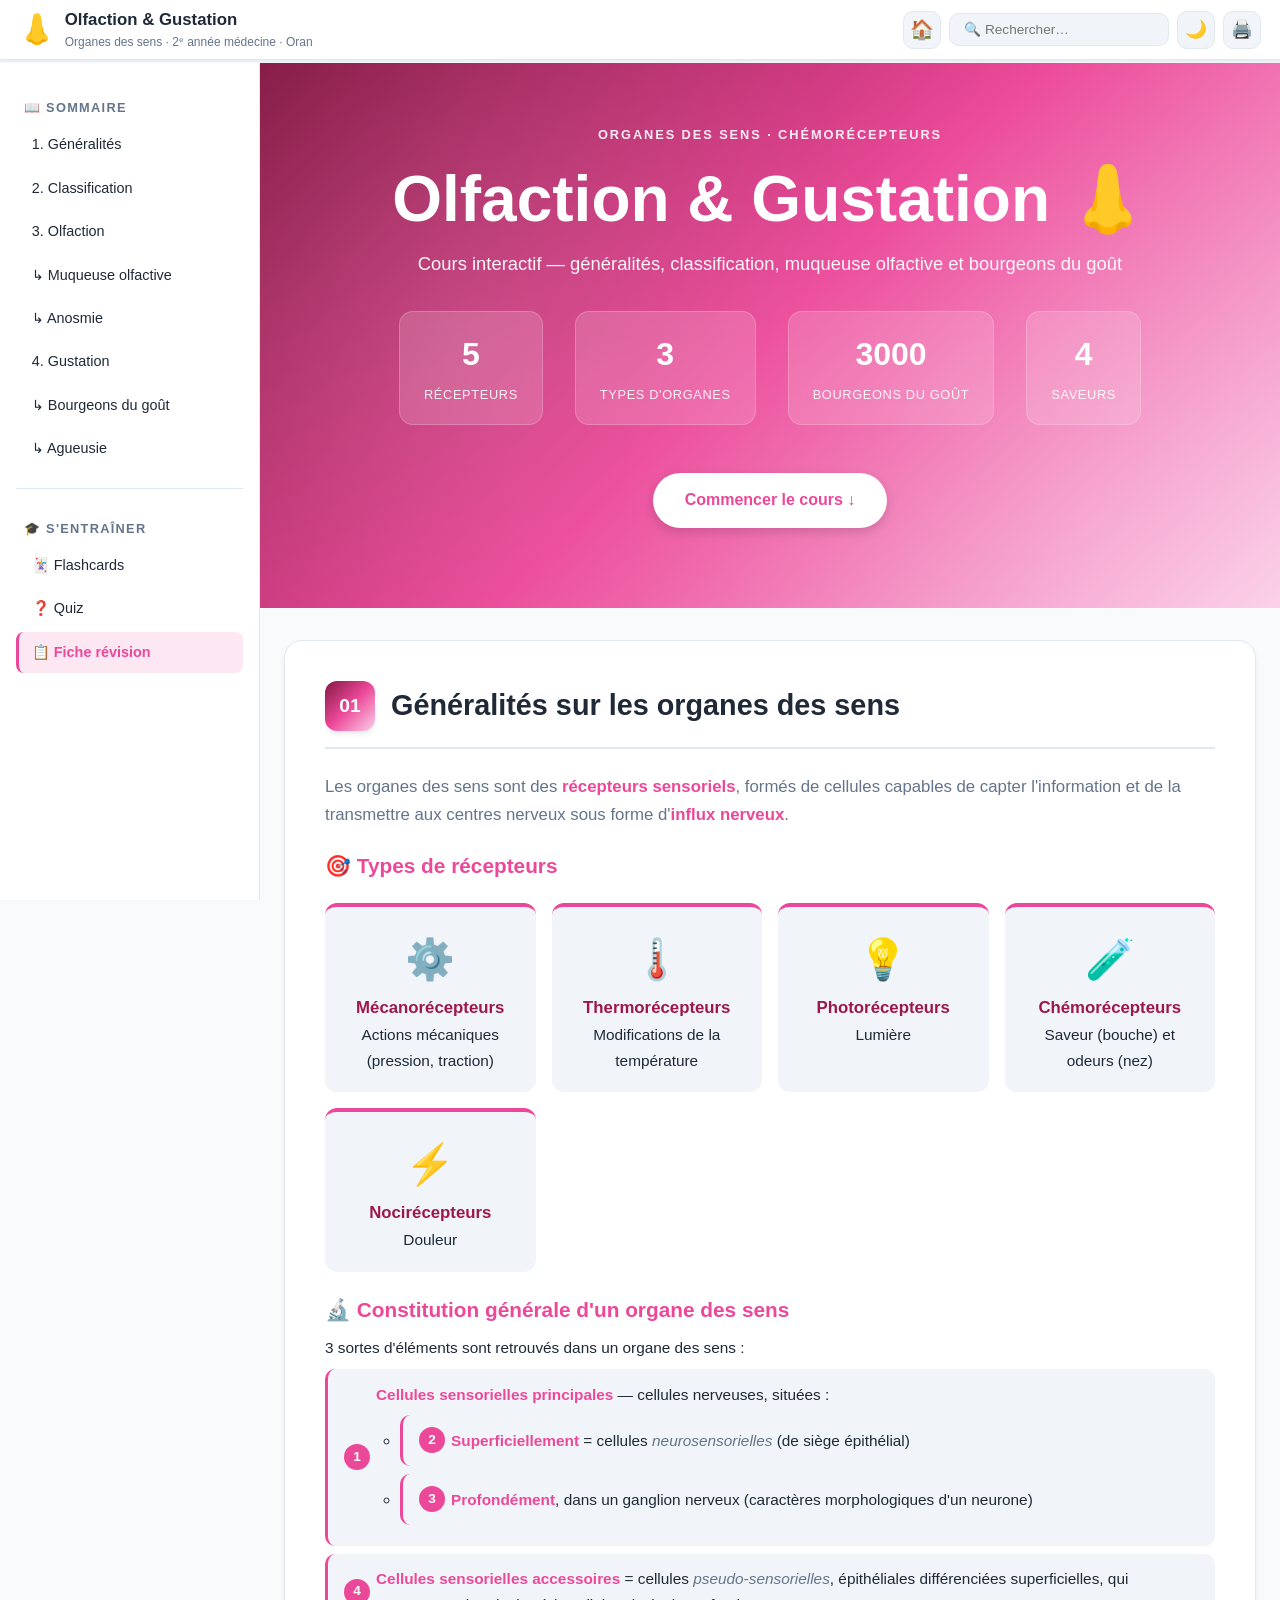
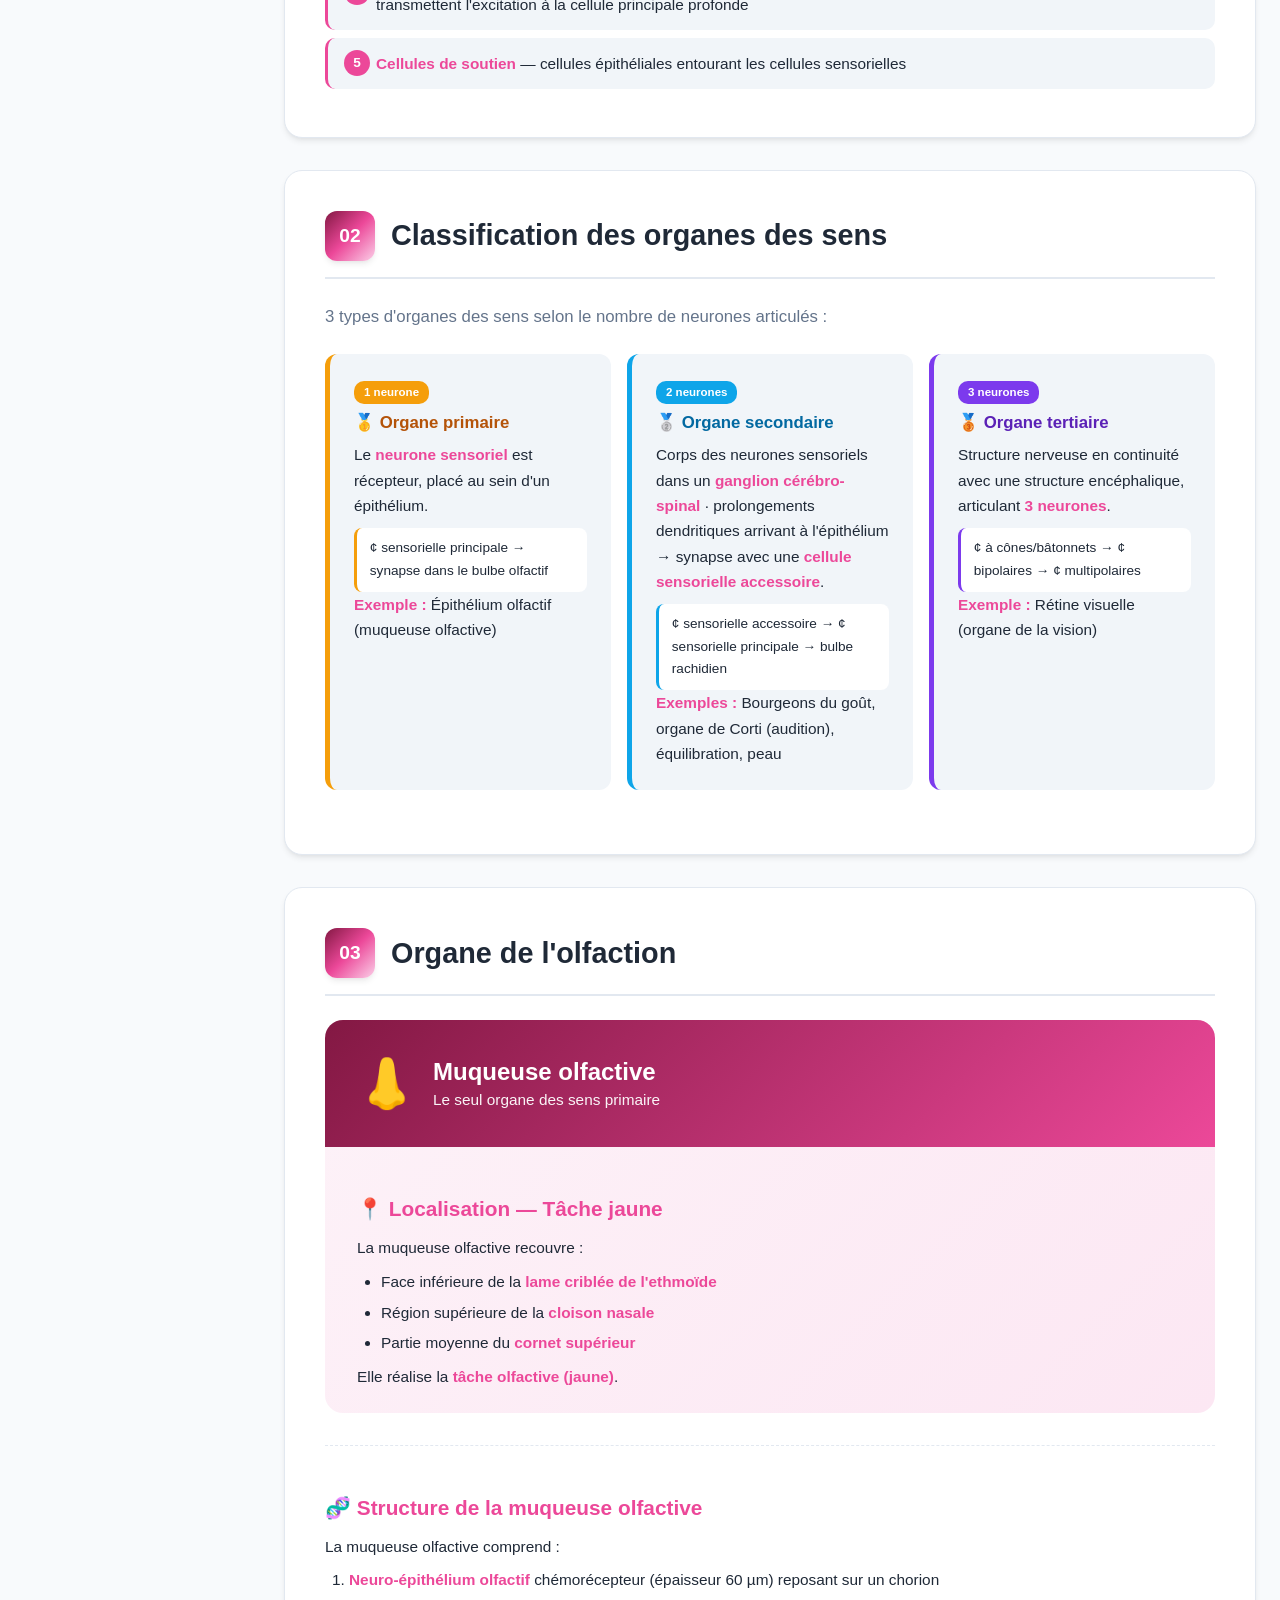
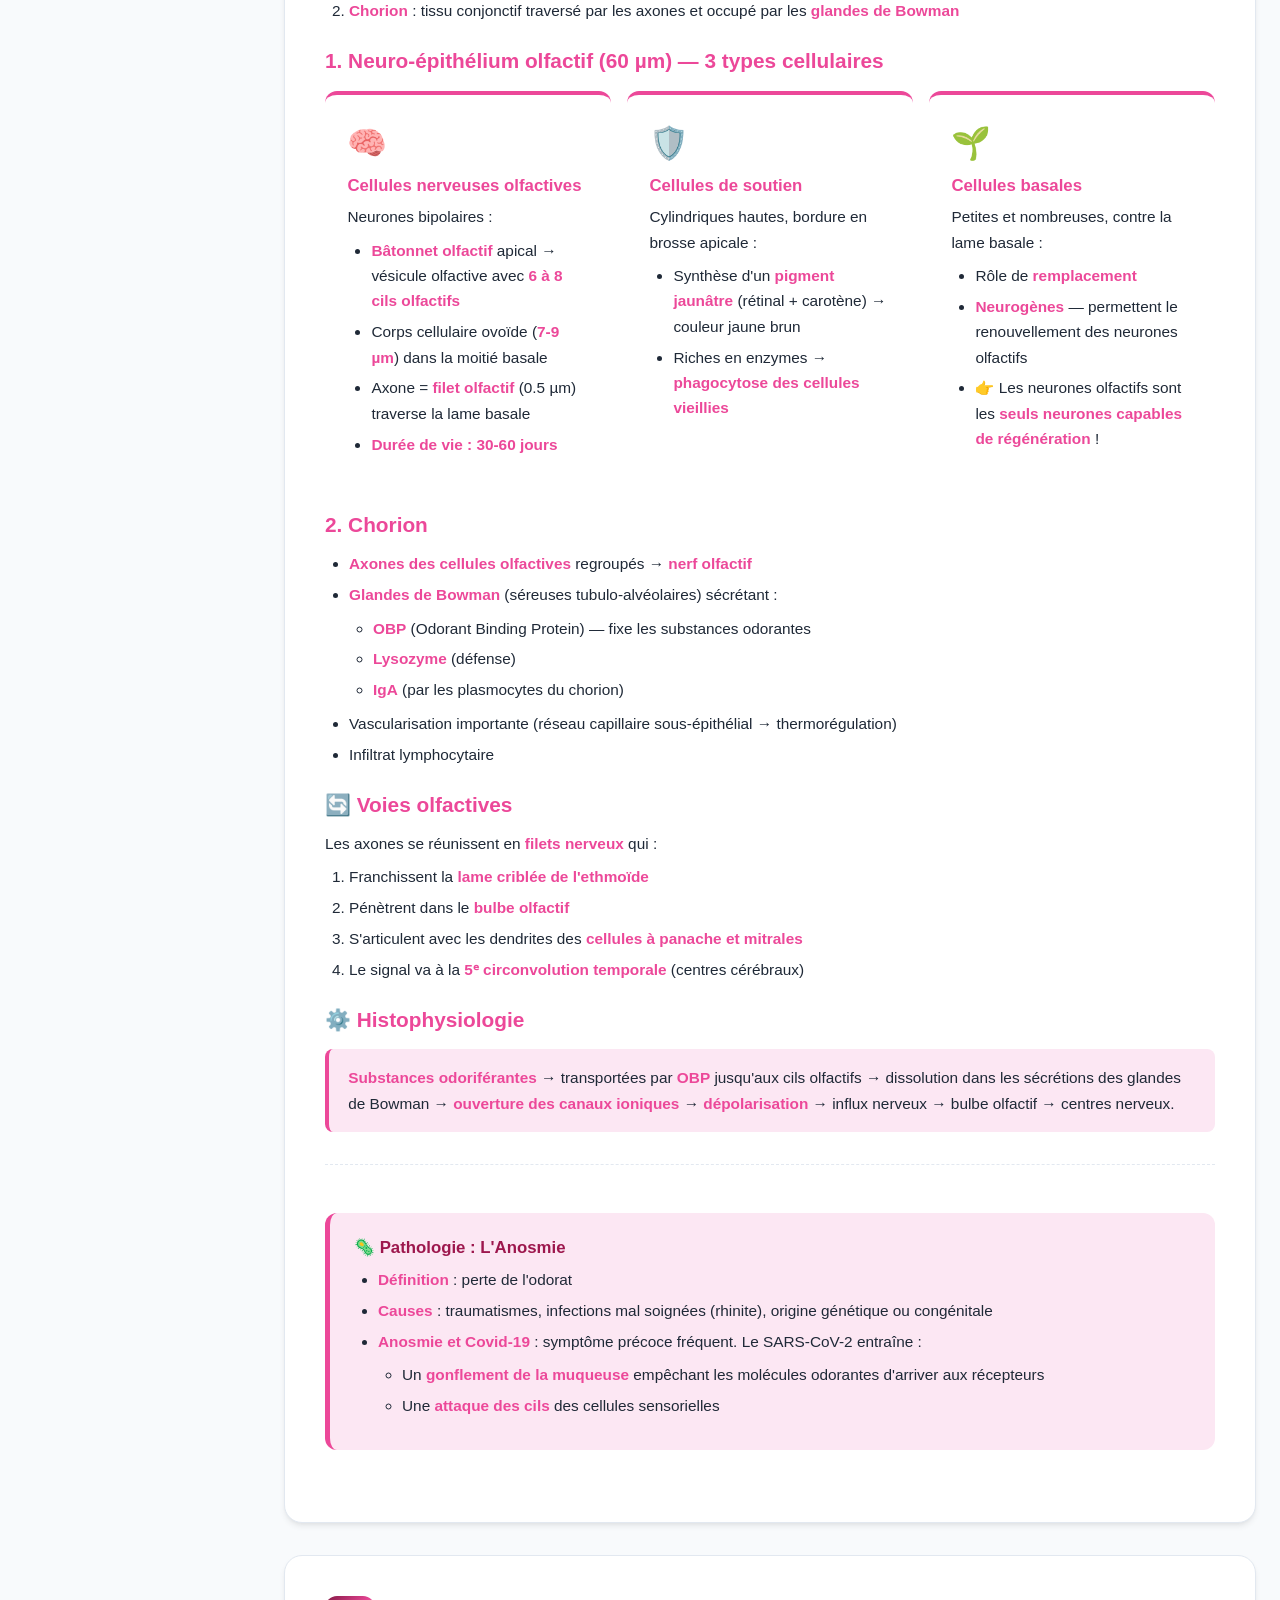
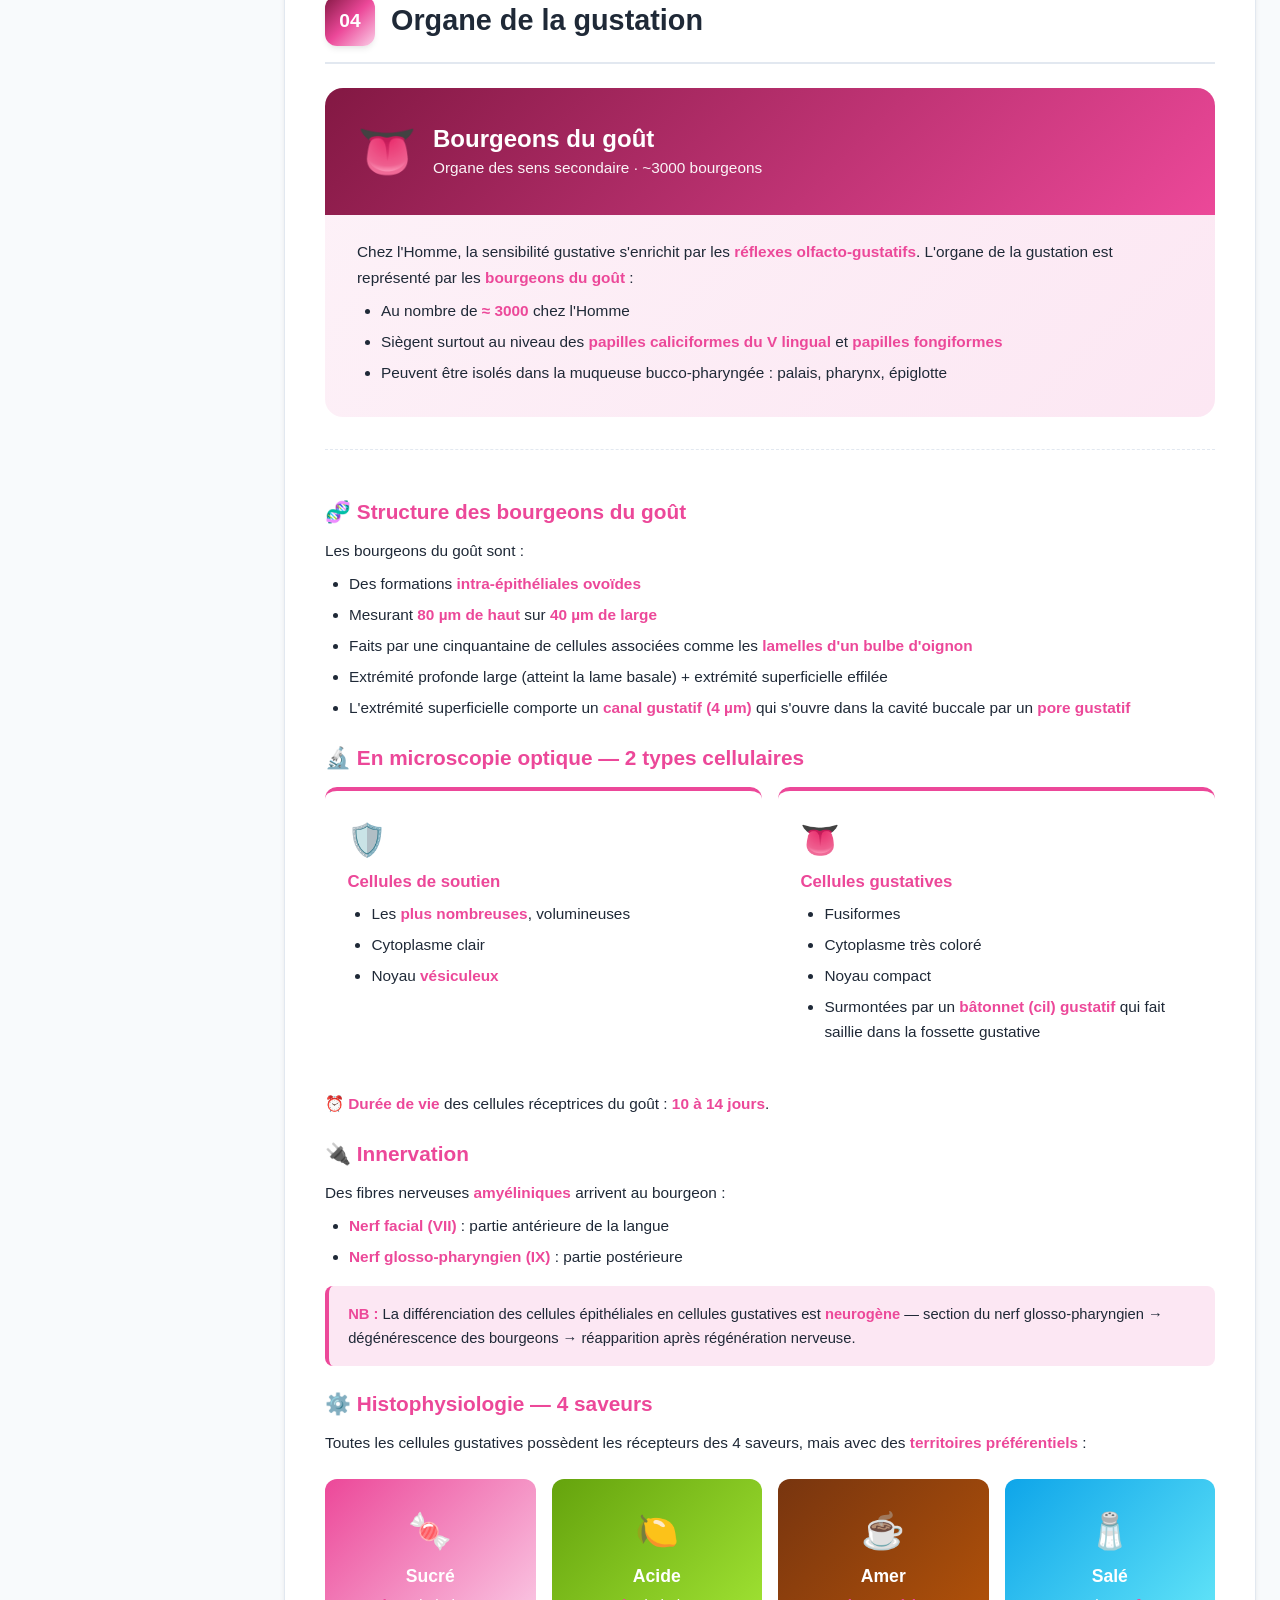
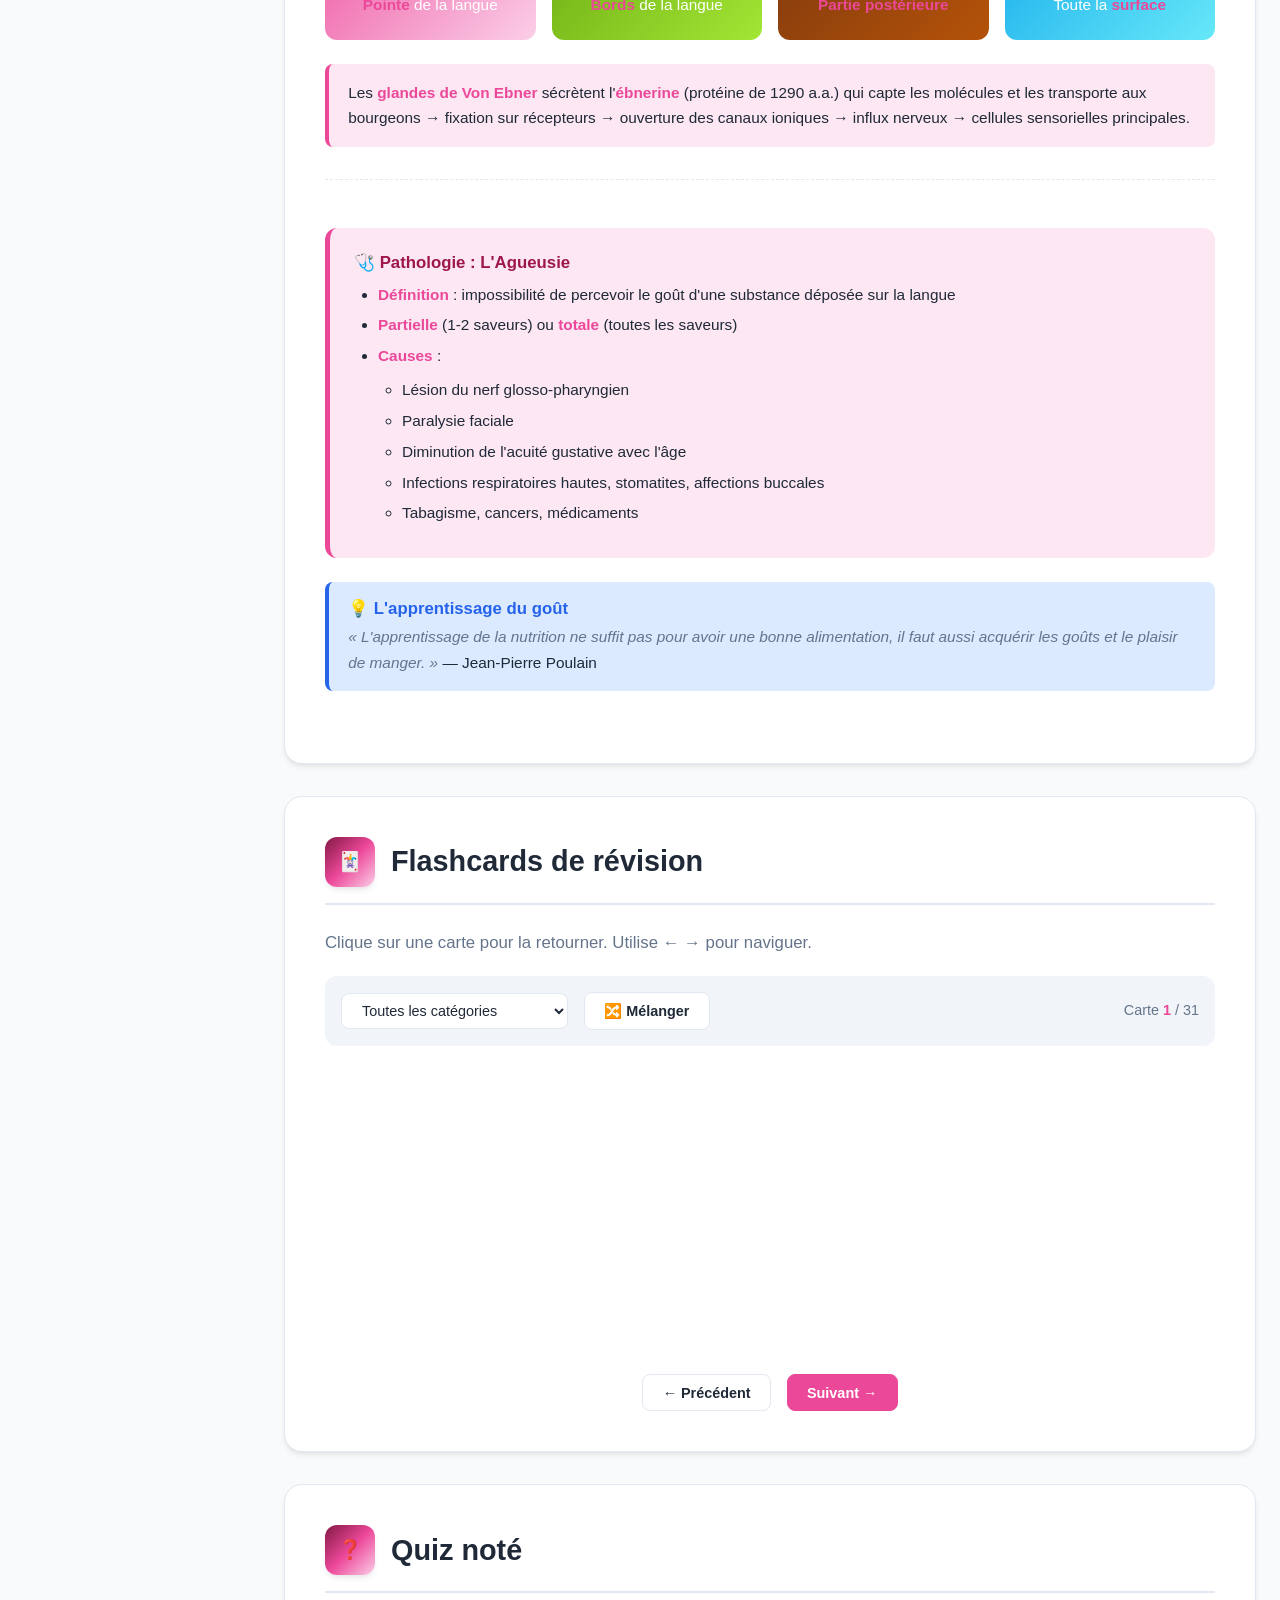
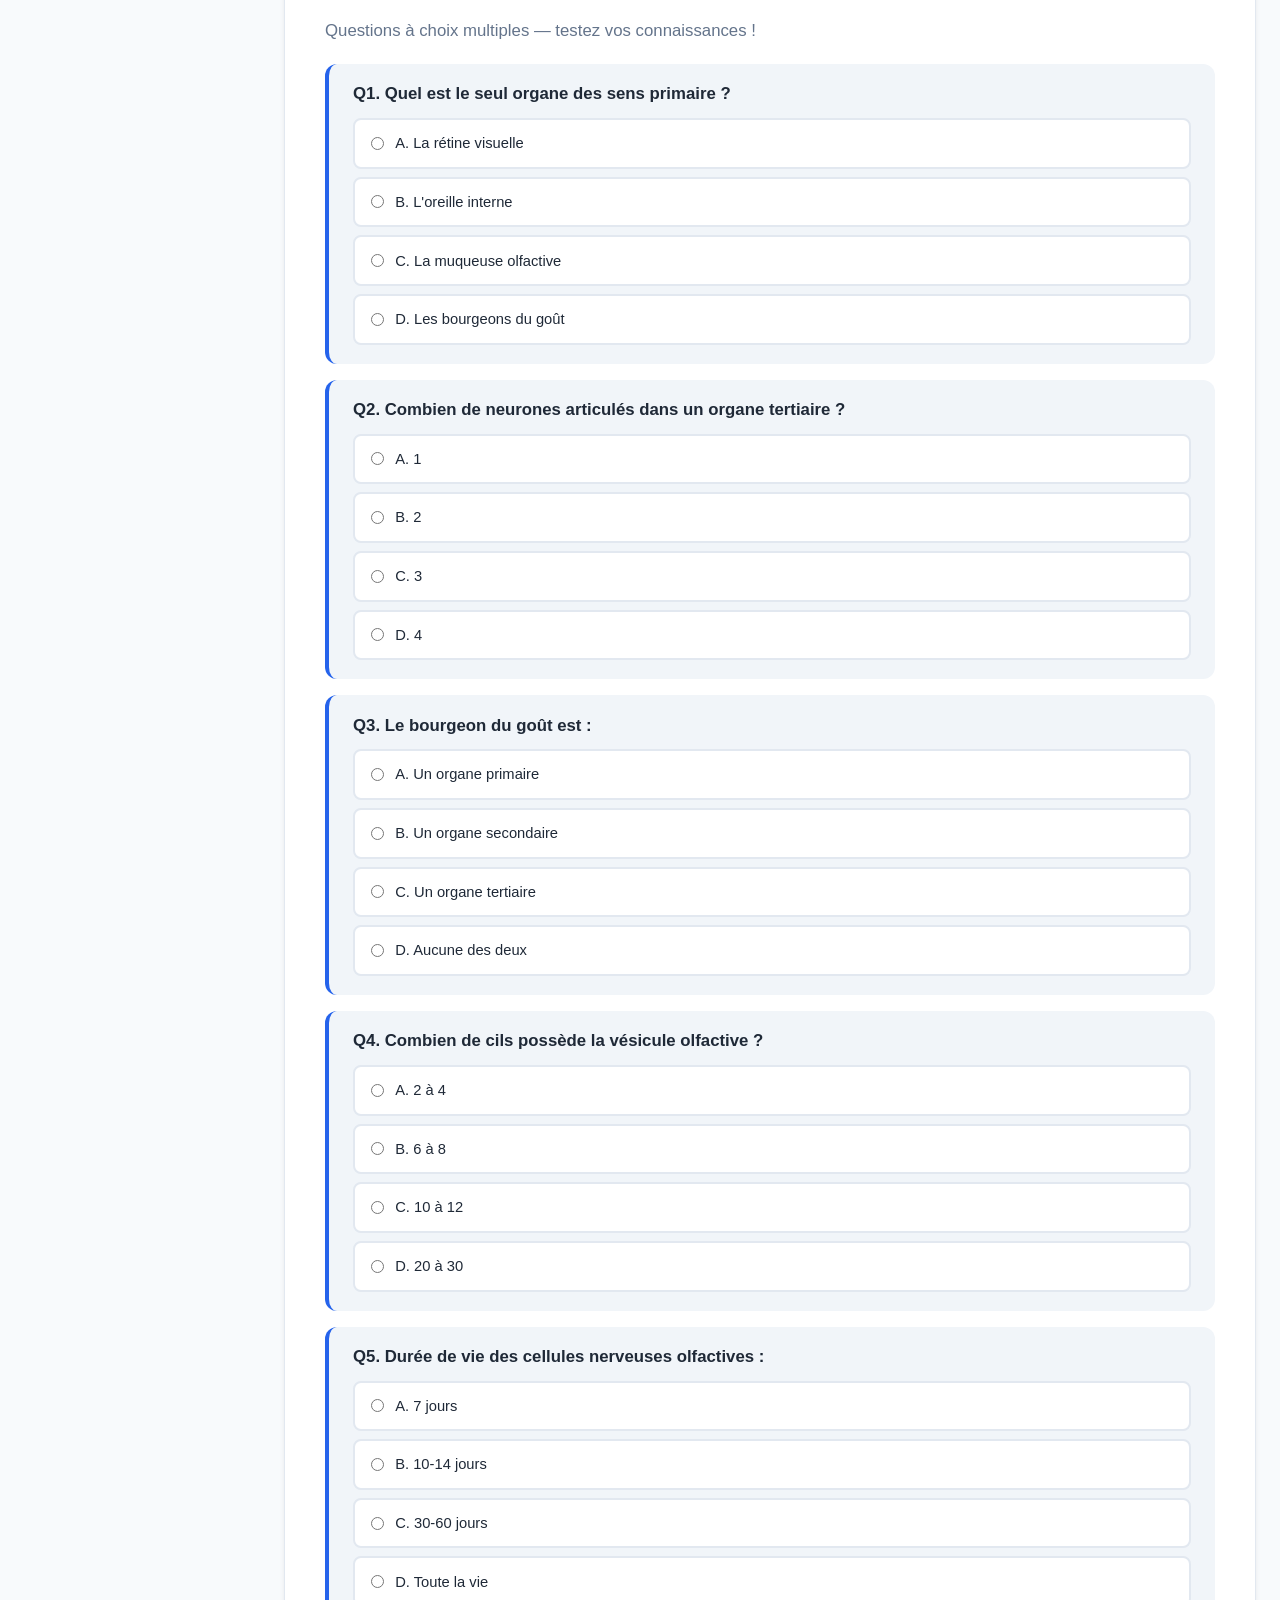
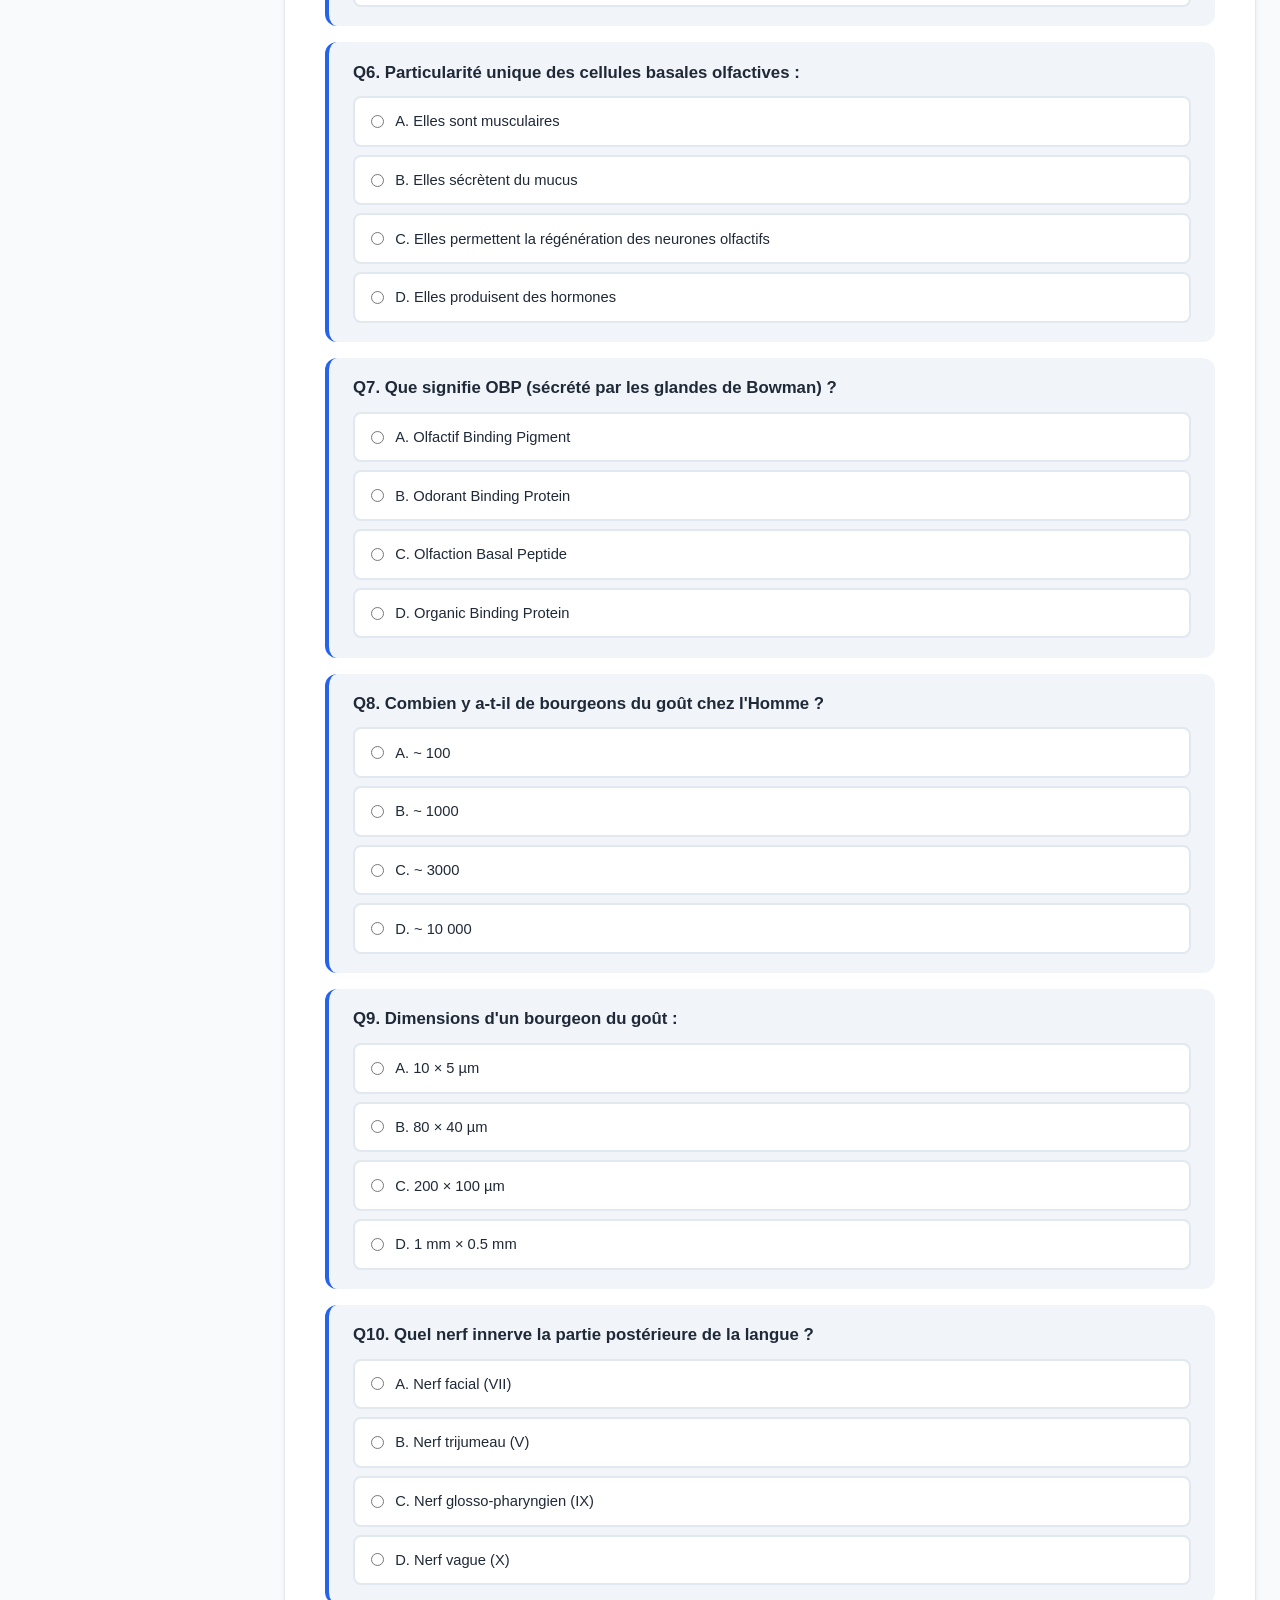
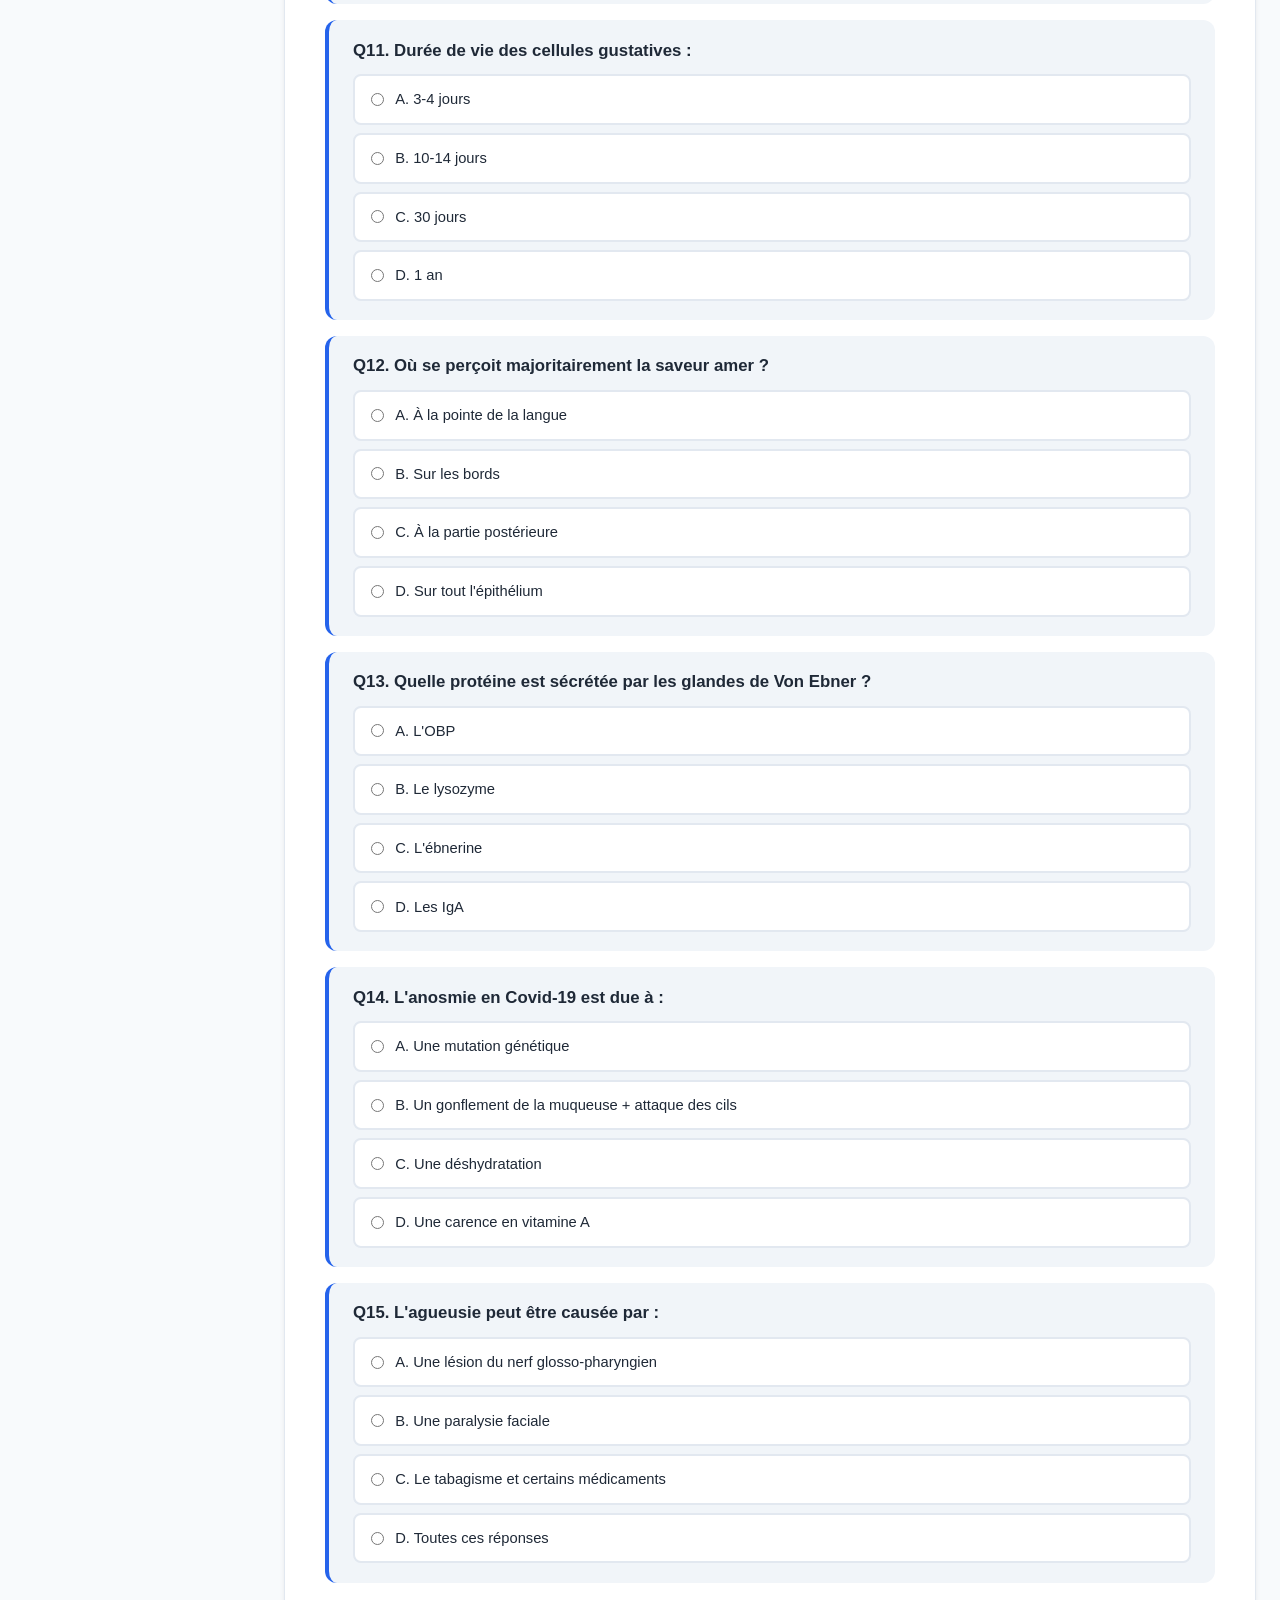
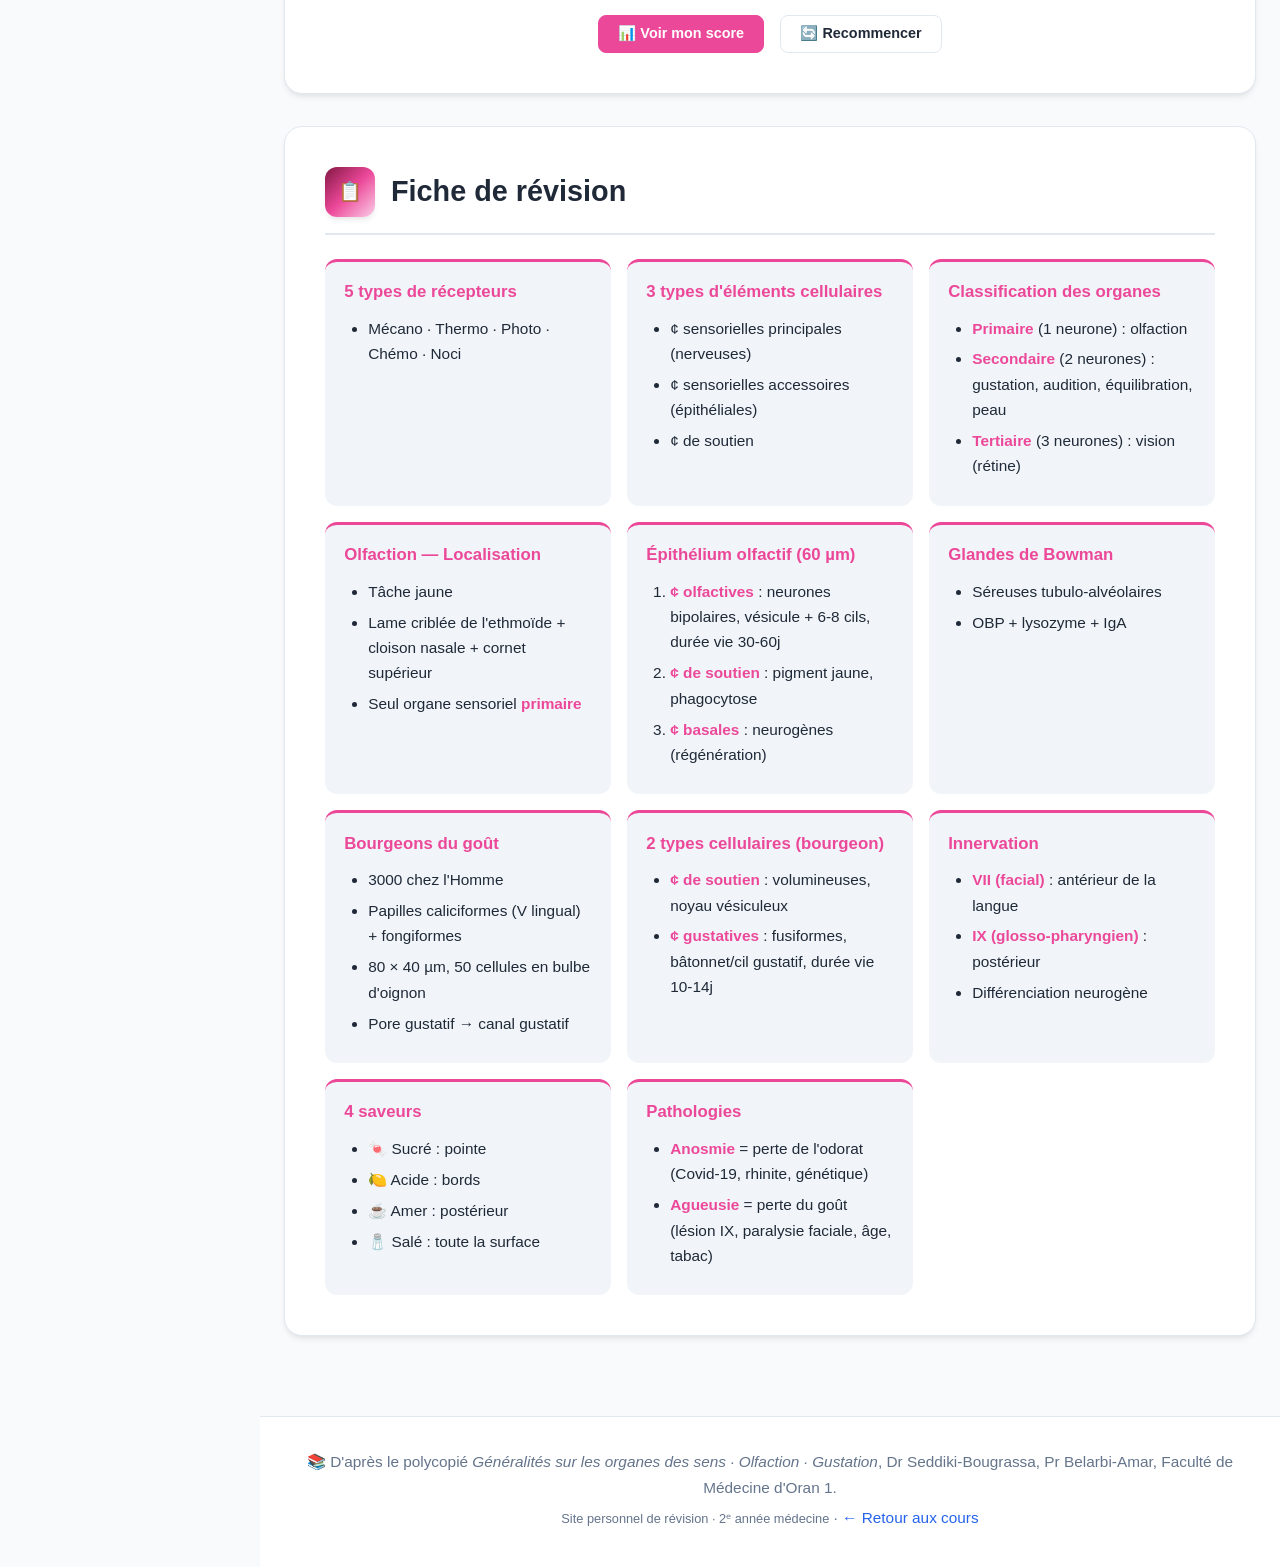
<file: sens/index.html>
<!DOCTYPE html>
<html lang="fr">
<head>
<meta charset="UTF-8" />
<meta name="viewport" content="width=device-width, initial-scale=1.0" />
<!-- Security headers (via meta — GitHub Pages can't set HTTP headers) -->
<meta http-equiv="Content-Security-Policy" content="default-src 'self'; script-src 'self'; style-src 'self' 'unsafe-inline' https://fonts.googleapis.com; font-src 'self' https://fonts.gstatic.com; img-src 'self' data:; connect-src 'self'; frame-ancestors 'none'; form-action 'self'; base-uri 'self'; object-src 'none'; upgrade-insecure-requests">
<meta http-equiv="X-Content-Type-Options" content="nosniff">
<meta name="referrer" content="strict-origin-when-cross-origin">
<meta name="robots" content="index, follow">
<meta http-equiv="Permissions-Policy" content="geolocation=(), microphone=(), camera=(), payment=(), usb=(), magnetometer=(), gyroscope=(), accelerometer=()">
<title>Olfaction &amp; Gustation — Cours interactif</title>
<link rel="stylesheet" href="../shared.css" />
<link rel="stylesheet" href="sens.css" />
<link rel="preconnect" href="https://fonts.googleapis.com">
<link rel="preconnect" href="https://fonts.gstatic.com" crossorigin>
<link href="https://fonts.googleapis.com/css2?family=Inter:wght@400;500;600;700;800&family=Poppins:wght@600;700;800&display=swap" rel="stylesheet">
</head>
<body data-course="sens">

<header class="topbar">
  <button id="menuToggle" class="icon-btn" aria-label="Menu">☰</button>
  <a href="../index.html" class="brand brand-link">
    <span class="brand-logo">👃</span>
    <div>
      <strong>Olfaction &amp; Gustation</strong>
      <small>Organes des sens · 2ᵉ année médecine · Oran</small>
    </div>
  </a>
  <div class="topbar-actions">
    <a href="../index.html" class="icon-btn home-btn" title="Retour aux cours">🏠</a>
    <input type="search" id="searchInput" placeholder="🔍 Rechercher…" />
    <button id="themeToggle" class="icon-btn" aria-label="Thème">🌙</button>
    <button id="printBtn" class="icon-btn" aria-label="Imprimer">🖨️</button>
  </div>
</header>

<div class="progress-container"><div id="progressBar" class="progress-bar"></div></div>

<aside id="sidebar" class="sidebar">
  <nav>
    <h4>📖 Sommaire</h4>
    <a href="#general">1. Généralités</a>
    <a href="#classification">2. Classification</a>
    <a href="#olfaction">3. Olfaction</a>
    <a href="#muqueuse-olf">↳ Muqueuse olfactive</a>
    <a href="#anosmie">↳ Anosmie</a>
    <a href="#gustation">4. Gustation</a>
    <a href="#bourgeons">↳ Bourgeons du goût</a>
    <a href="#agueusie">↳ Agueusie</a>
    <hr/>
    <h4>🎓 S'entraîner</h4>
    <a href="#flashcards">🃏 Flashcards</a>
    <a href="#quiz">❓ Quiz</a>
    <a href="#fiche">📋 Fiche révision</a>
  </nav>
</aside>

<section class="hero">
  <div class="hero-bg"></div>
  <div class="hero-inner">
    <p class="kicker">Organes des sens · Chémorécepteurs</p>
    <h1>Olfaction &amp; Gustation <span class="eye-emoji">👃</span></h1>
    <p class="subtitle">Cours interactif — généralités, classification, muqueuse olfactive et bourgeons du goût</p>
    <div class="hero-stats">
      <div><strong>5</strong><span>récepteurs</span></div>
      <div><strong>3</strong><span>types d'organes</span></div>
      <div><strong>3000</strong><span>bourgeons du goût</span></div>
      <div><strong>4</strong><span>saveurs</span></div>
    </div>
    <a href="#general" class="cta">Commencer le cours ↓</a>
  </div>
</section>

<main>

<!-- GENERAL -->
<section id="general" class="card" data-section>
  <div class="section-header">
    <span class="section-num">01</span>
    <h2>Généralités sur les organes des sens</h2>
  </div>

  <p class="lead">Les organes des sens sont des <strong>récepteurs sensoriels</strong>, formés de cellules capables de capter l'information et de la transmettre aux centres nerveux sous forme d'<strong>influx nerveux</strong>.</p>

  <h3>🎯 Types de récepteurs</h3>
  <div class="receptor-grid">
    <div class="receptor-card">
      <div class="receptor-icon">⚙️</div>
      <h4>Mécanorécepteurs</h4>
      <p>Actions mécaniques (pression, traction)</p>
    </div>
    <div class="receptor-card">
      <div class="receptor-icon">🌡️</div>
      <h4>Thermorécepteurs</h4>
      <p>Modifications de la température</p>
    </div>
    <div class="receptor-card">
      <div class="receptor-icon">💡</div>
      <h4>Photorécepteurs</h4>
      <p>Lumière</p>
    </div>
    <div class="receptor-card">
      <div class="receptor-icon">🧪</div>
      <h4>Chémorécepteurs</h4>
      <p>Saveur (bouche) et odeurs (nez)</p>
    </div>
    <div class="receptor-card">
      <div class="receptor-icon">⚡</div>
      <h4>Nocirécepteurs</h4>
      <p>Douleur</p>
    </div>
  </div>

  <h3>🔬 Constitution générale d'un organe des sens</h3>
  <p>3 sortes d'éléments sont retrouvés dans un organe des sens :</p>
  <ol class="numbered-list">
    <li><strong>Cellules sensorielles principales</strong> — cellules nerveuses, situées :
      <ul>
        <li><strong>Superficiellement</strong> = cellules <em>neurosensorielles</em> (de siège épithélial)</li>
        <li><strong>Profondément</strong>, dans un ganglion nerveux (caractères morphologiques d'un neurone)</li>
      </ul>
    </li>
    <li><strong>Cellules sensorielles accessoires</strong> = cellules <em>pseudo-sensorielles</em>, épithéliales différenciées superficielles, qui transmettent l'excitation à la cellule principale profonde</li>
    <li><strong>Cellules de soutien</strong> — cellules épithéliales entourant les cellules sensorielles</li>
  </ol>
</section>

<!-- CLASSIFICATION -->
<section id="classification" class="card" data-section>
  <div class="section-header">
    <span class="section-num">02</span>
    <h2>Classification des organes des sens</h2>
  </div>

  <p class="lead">3 types d'organes des sens selon le nombre de neurones articulés :</p>

  <div class="organe-types">
    <div class="organe-type primaire">
      <span class="organe-tag">1 neurone</span>
      <h4>🥇 Organe primaire</h4>
      <p>Le <strong>neurone sensoriel</strong> est récepteur, placé au sein d'un épithélium.</p>
      <div class="flow-organe">¢ sensorielle principale → synapse dans le bulbe olfactif</div>
      <p class="info-mini"><strong>Exemple :</strong> Épithélium olfactif (muqueuse olfactive)</p>
    </div>

    <div class="organe-type secondaire">
      <span class="organe-tag">2 neurones</span>
      <h4>🥈 Organe secondaire</h4>
      <p>Corps des neurones sensoriels dans un <strong>ganglion cérébro-spinal</strong> · prolongements dendritiques arrivant à l'épithélium → synapse avec une <strong>cellule sensorielle accessoire</strong>.</p>
      <div class="flow-organe">¢ sensorielle accessoire → ¢ sensorielle principale → bulbe rachidien</div>
      <p class="info-mini"><strong>Exemples :</strong> Bourgeons du goût, organe de Corti (audition), équilibration, peau</p>
    </div>

    <div class="organe-type tertiaire">
      <span class="organe-tag">3 neurones</span>
      <h4>🥉 Organe tertiaire</h4>
      <p>Structure nerveuse en continuité avec une structure encéphalique, articulant <strong>3 neurones</strong>.</p>
      <div class="flow-organe">¢ à cônes/bâtonnets → ¢ bipolaires → ¢ multipolaires</div>
      <p class="info-mini"><strong>Exemple :</strong> Rétine visuelle (organe de la vision)</p>
    </div>
  </div>
</section>

<!-- OLFACTION -->
<section id="olfaction" class="card" data-section>
  <div class="section-header">
    <span class="section-num">03</span>
    <h2>Organe de l'olfaction</h2>
  </div>

  <div class="olf-section">
    <div class="olf-banner">
      <div class="banner-emoji">👃</div>
      <div>
        <h3>Muqueuse olfactive</h3>
        <p style="margin:0;color:white;opacity:.95">Le seul organe des sens primaire</p>
      </div>
    </div>

    <div style="padding:1.5rem 2rem">
      <h3>📍 Localisation — Tâche jaune</h3>
      <p>La muqueuse olfactive recouvre :</p>
      <ul>
        <li>Face inférieure de la <strong>lame criblée de l'ethmoïde</strong></li>
        <li>Région supérieure de la <strong>cloison nasale</strong></li>
        <li>Partie moyenne du <strong>cornet supérieur</strong></li>
      </ul>
      <p>Elle réalise la <strong>tâche olfactive (jaune)</strong>.</p>
    </div>
  </div>

  <!-- STRUCTURE -->
  <div id="muqueuse-olf" class="subsection">
    <h3>🧬 Structure de la muqueuse olfactive</h3>
    <p>La muqueuse olfactive comprend :</p>
    <ol>
      <li><strong>Neuro-épithélium olfactif</strong> chémorécepteur (épaisseur 60 µm) reposant sur un chorion</li>
      <li><strong>Chorion</strong> : tissu conjonctif traversé par les axones et occupé par les <strong>glandes de Bowman</strong></li>
    </ol>

    <h3>1. Neuro-épithélium olfactif (60 µm) — 3 types cellulaires</h3>
    <div class="cell-types-grid">
      <div class="cell-type-card">
        <div class="cell-type-icon">🧠</div>
        <h4>Cellules nerveuses olfactives</h4>
        <p>Neurones bipolaires :</p>
        <ul>
          <li><strong>Bâtonnet olfactif</strong> apical → vésicule olfactive avec <strong>6 à 8 cils olfactifs</strong></li>
          <li>Corps cellulaire ovoïde (<strong>7-9 µm</strong>) dans la moitié basale</li>
          <li>Axone = <strong>filet olfactif</strong> (0.5 µm) traverse la lame basale</li>
          <li><strong>Durée de vie : 30-60 jours</strong></li>
        </ul>
      </div>

      <div class="cell-type-card">
        <div class="cell-type-icon">🛡️</div>
        <h4>Cellules de soutien</h4>
        <p>Cylindriques hautes, bordure en brosse apicale :</p>
        <ul>
          <li>Synthèse d'un <strong>pigment jaunâtre</strong> (rétinal + carotène) → couleur jaune brun</li>
          <li>Riches en enzymes → <strong>phagocytose des cellules vieillies</strong></li>
        </ul>
      </div>

      <div class="cell-type-card">
        <div class="cell-type-icon">🌱</div>
        <h4>Cellules basales</h4>
        <p>Petites et nombreuses, contre la lame basale :</p>
        <ul>
          <li>Rôle de <strong>remplacement</strong></li>
          <li><strong>Neurogènes</strong> — permettent le renouvellement des neurones olfactifs</li>
          <li>👉 Les neurones olfactifs sont les <strong>seuls neurones capables de régénération</strong> !</li>
        </ul>
      </div>
    </div>

    <h3>2. Chorion</h3>
    <ul>
      <li><strong>Axones des cellules olfactives</strong> regroupés → <strong>nerf olfactif</strong></li>
      <li><strong>Glandes de Bowman</strong> (séreuses tubulo-alvéolaires) sécrétant :
        <ul>
          <li><strong>OBP</strong> (Odorant Binding Protein) — fixe les substances odorantes</li>
          <li><strong>Lysozyme</strong> (défense)</li>
          <li><strong>IgA</strong> (par les plasmocytes du chorion)</li>
        </ul>
      </li>
      <li>Vascularisation importante (réseau capillaire sous-épithélial → thermorégulation)</li>
      <li>Infiltrat lymphocytaire</li>
    </ul>

    <h3>🔄 Voies olfactives</h3>
    <p>Les axones se réunissent en <strong>filets nerveux</strong> qui :</p>
    <ol>
      <li>Franchissent la <strong>lame criblée de l'ethmoïde</strong></li>
      <li>Pénètrent dans le <strong>bulbe olfactif</strong></li>
      <li>S'articulent avec les dendrites des <strong>cellules à panache et mitrales</strong></li>
      <li>Le signal va à la <strong>5ᵉ circonvolution temporale</strong> (centres cérébraux)</li>
    </ol>

    <h3>⚙️ Histophysiologie</h3>
    <div class="info-box accent-box">
      <p><strong>Substances odoriférantes</strong> → transportées par <strong>OBP</strong> jusqu'aux cils olfactifs → dissolution dans les sécrétions des glandes de Bowman → <strong>ouverture des canaux ioniques</strong> → <strong>dépolarisation</strong> → influx nerveux → bulbe olfactif → centres nerveux.</p>
    </div>
  </div>

  <!-- ANOSMIE -->
  <div id="anosmie" class="subsection">
    <div class="patho-card">
      <h4>🦠 Pathologie : L'Anosmie</h4>
      <ul>
        <li><strong>Définition</strong> : perte de l'odorat</li>
        <li><strong>Causes</strong> : traumatismes, infections mal soignées (rhinite), origine génétique ou congénitale</li>
        <li><strong>Anosmie et Covid-19</strong> : symptôme précoce fréquent. Le SARS-CoV-2 entraîne :
          <ul>
            <li>Un <strong>gonflement de la muqueuse</strong> empêchant les molécules odorantes d'arriver aux récepteurs</li>
            <li>Une <strong>attaque des cils</strong> des cellules sensorielles</li>
          </ul>
        </li>
      </ul>
    </div>
  </div>
</section>

<!-- GUSTATION -->
<section id="gustation" class="card" data-section>
  <div class="section-header">
    <span class="section-num">04</span>
    <h2>Organe de la gustation</h2>
  </div>

  <div class="gus-section">
    <div class="gus-banner">
      <div class="banner-emoji">👅</div>
      <div>
        <h3>Bourgeons du goût</h3>
        <p style="margin:0;color:white;opacity:.95">Organe des sens secondaire · ~3000 bourgeons</p>
      </div>
    </div>

    <div style="padding:1.5rem 2rem">
      <p>Chez l'Homme, la sensibilité gustative s'enrichit par les <strong>réflexes olfacto-gustatifs</strong>. L'organe de la gustation est représenté par les <strong>bourgeons du goût</strong> :</p>
      <ul>
        <li>Au nombre de <strong>≈ 3000</strong> chez l'Homme</li>
        <li>Siègent surtout au niveau des <strong>papilles caliciformes du V lingual</strong> et <strong>papilles fongiformes</strong></li>
        <li>Peuvent être isolés dans la muqueuse bucco-pharyngée : palais, pharynx, épiglotte</li>
      </ul>
    </div>
  </div>

  <!-- STRUCTURE BOURGEONS -->
  <div id="bourgeons" class="subsection">
    <h3>🧬 Structure des bourgeons du goût</h3>
    <p>Les bourgeons du goût sont :</p>
    <ul>
      <li>Des formations <strong>intra-épithéliales ovoïdes</strong></li>
      <li>Mesurant <strong>80 µm de haut</strong> sur <strong>40 µm de large</strong></li>
      <li>Faits par une cinquantaine de cellules associées comme les <strong>lamelles d'un bulbe d'oignon</strong></li>
      <li>Extrémité profonde large (atteint la lame basale) + extrémité superficielle effilée</li>
      <li>L'extrémité superficielle comporte un <strong>canal gustatif (4 µm)</strong> qui s'ouvre dans la cavité buccale par un <strong>pore gustatif</strong></li>
    </ul>

    <h3>🔬 En microscopie optique — 2 types cellulaires</h3>
    <div class="cell-types-grid">
      <div class="cell-type-card">
        <div class="cell-type-icon">🛡️</div>
        <h4>Cellules de soutien</h4>
        <ul>
          <li>Les <strong>plus nombreuses</strong>, volumineuses</li>
          <li>Cytoplasme clair</li>
          <li>Noyau <strong>vésiculeux</strong></li>
        </ul>
      </div>

      <div class="cell-type-card">
        <div class="cell-type-icon">👅</div>
        <h4>Cellules gustatives</h4>
        <ul>
          <li>Fusiformes</li>
          <li>Cytoplasme très coloré</li>
          <li>Noyau compact</li>
          <li>Surmontées par un <strong>bâtonnet (cil) gustatif</strong> qui fait saillie dans la fossette gustative</li>
        </ul>
      </div>
    </div>

    <p class="info-mini"><strong>⏰ Durée de vie</strong> des cellules réceptrices du goût : <strong>10 à 14 jours</strong>.</p>

    <h3>🔌 Innervation</h3>
    <p>Des fibres nerveuses <strong>amyéliniques</strong> arrivent au bourgeon :</p>
    <ul>
      <li><strong>Nerf facial (VII)</strong> : partie antérieure de la langue</li>
      <li><strong>Nerf glosso-pharyngien (IX)</strong> : partie postérieure</li>
    </ul>
    <div class="info-box accent-box">
      <strong>NB :</strong> La différenciation des cellules épithéliales en cellules gustatives est <strong>neurogène</strong> — section du nerf glosso-pharyngien → dégénérescence des bourgeons → réapparition après régénération nerveuse.
    </div>

    <h3>⚙️ Histophysiologie — 4 saveurs</h3>
    <p>Toutes les cellules gustatives possèdent les récepteurs des 4 saveurs, mais avec des <strong>territoires préférentiels</strong> :</p>

    <div class="saveurs-grid">
      <div class="saveur-card saveur-sucre">
        <div class="saveur-icon">🍬</div>
        <h4>Sucré</h4>
        <p><strong>Pointe</strong> de la langue</p>
      </div>
      <div class="saveur-card saveur-acide">
        <div class="saveur-icon">🍋</div>
        <h4>Acide</h4>
        <p><strong>Bords</strong> de la langue</p>
      </div>
      <div class="saveur-card saveur-amer">
        <div class="saveur-icon">☕</div>
        <h4>Amer</h4>
        <p><strong>Partie postérieure</strong></p>
      </div>
      <div class="saveur-card saveur-sale">
        <div class="saveur-icon">🧂</div>
        <h4>Salé</h4>
        <p>Toute la <strong>surface</strong></p>
      </div>
    </div>

    <div class="info-box accent-box">
      <p>Les <strong>glandes de Von Ebner</strong> sécrètent l'<strong>ébnerine</strong> (protéine de 1290 a.a.) qui capte les molécules et les transporte aux bourgeons → fixation sur récepteurs → ouverture des canaux ioniques → influx nerveux → cellules sensorielles principales.</p>
    </div>
  </div>

  <!-- AGUEUSIE -->
  <div id="agueusie" class="subsection">
    <div class="patho-card">
      <h4>🩺 Pathologie : L'Agueusie</h4>
      <ul>
        <li><strong>Définition</strong> : impossibilité de percevoir le goût d'une substance déposée sur la langue</li>
        <li><strong>Partielle</strong> (1-2 saveurs) ou <strong>totale</strong> (toutes les saveurs)</li>
        <li><strong>Causes</strong> :
          <ul>
            <li>Lésion du nerf glosso-pharyngien</li>
            <li>Paralysie faciale</li>
            <li>Diminution de l'acuité gustative avec l'âge</li>
            <li>Infections respiratoires hautes, stomatites, affections buccales</li>
            <li>Tabagisme, cancers, médicaments</li>
          </ul>
        </li>
      </ul>
    </div>

    <div class="info-box">
      <h4>💡 L'apprentissage du goût</h4>
      <p><em>« L'apprentissage de la nutrition ne suffit pas pour avoir une bonne alimentation, il faut aussi acquérir les goûts et le plaisir de manger. »</em> — Jean-Pierre Poulain</p>
    </div>
  </div>
</section>

<!-- FLASHCARDS -->
<section id="flashcards" class="card" data-section>
  <div class="section-header">
    <span class="section-num">🃏</span>
    <h2>Flashcards de révision</h2>
  </div>
  <p class="lead">Clique sur une carte pour la retourner. Utilise ← → pour naviguer.</p>

  <div class="flashcards-controls">
    <select id="flashCategory">
      <option value="all">Toutes les catégories</option>
      <option value="general">Généralités &amp; classification</option>
      <option value="olf">Olfaction</option>
      <option value="gus">Gustation</option>
      <option value="patho">Pathologies</option>
    </select>
    <button id="shuffleBtn" class="btn">🔀 Mélanger</button>
    <span class="flash-counter">Carte <strong id="flashCurrent">1</strong> / <span id="flashTotal">0</span></span>
  </div>

  <div class="flashcard-container">
    <div class="flashcard" id="flashcard">
      <div class="flashcard-inner">
        <div class="flashcard-front">
          <span class="flash-cat"></span>
          <p class="flash-question"></p>
          <small>Clique pour voir la réponse</small>
        </div>
        <div class="flashcard-back">
          <p class="flash-answer"></p>
        </div>
      </div>
    </div>
  </div>

  <div class="flashcards-nav">
    <button id="prevCard" class="btn">← Précédent</button>
    <button id="nextCard" class="btn primary">Suivant →</button>
  </div>
</section>

<!-- QUIZ -->
<section id="quiz" class="card" data-section>
  <div class="section-header">
    <span class="section-num">❓</span>
    <h2>Quiz noté</h2>
  </div>
  <p class="lead">Questions à choix multiples — testez vos connaissances !</p>

  <div id="quizContainer"></div>

  <div class="quiz-controls">
    <button id="submitQuiz" class="btn primary">📊 Voir mon score</button>
    <button id="resetQuiz" class="btn">🔄 Recommencer</button>
  </div>

  <div id="quizResult" class="quiz-result hidden"></div>
</section>

<!-- FICHE -->
<section id="fiche" class="card" data-section>
  <div class="section-header">
    <span class="section-num">📋</span>
    <h2>Fiche de révision</h2>
  </div>

  <div class="fiche">
    <div class="fiche-block">
      <h3>5 types de récepteurs</h3>
      <ul>
        <li>Mécano · Thermo · Photo · Chémo · Noci</li>
      </ul>
    </div>

    <div class="fiche-block">
      <h3>3 types d'éléments cellulaires</h3>
      <ul>
        <li>¢ sensorielles principales (nerveuses)</li>
        <li>¢ sensorielles accessoires (épithéliales)</li>
        <li>¢ de soutien</li>
      </ul>
    </div>

    <div class="fiche-block">
      <h3>Classification des organes</h3>
      <ul>
        <li><strong>Primaire</strong> (1 neurone) : olfaction</li>
        <li><strong>Secondaire</strong> (2 neurones) : gustation, audition, équilibration, peau</li>
        <li><strong>Tertiaire</strong> (3 neurones) : vision (rétine)</li>
      </ul>
    </div>

    <div class="fiche-block">
      <h3>Olfaction — Localisation</h3>
      <ul>
        <li>Tâche jaune</li>
        <li>Lame criblée de l'ethmoïde + cloison nasale + cornet supérieur</li>
        <li>Seul organe sensoriel <strong>primaire</strong></li>
      </ul>
    </div>

    <div class="fiche-block">
      <h3>Épithélium olfactif (60 µm)</h3>
      <ol>
        <li><strong>¢ olfactives</strong> : neurones bipolaires, vésicule + 6-8 cils, durée vie 30-60j</li>
        <li><strong>¢ de soutien</strong> : pigment jaune, phagocytose</li>
        <li><strong>¢ basales</strong> : neurogènes (régénération)</li>
      </ol>
    </div>

    <div class="fiche-block">
      <h3>Glandes de Bowman</h3>
      <ul>
        <li>Séreuses tubulo-alvéolaires</li>
        <li>OBP + lysozyme + IgA</li>
      </ul>
    </div>

    <div class="fiche-block">
      <h3>Bourgeons du goût</h3>
      <ul>
        <li>3000 chez l'Homme</li>
        <li>Papilles caliciformes (V lingual) + fongiformes</li>
        <li>80 × 40 µm, 50 cellules en bulbe d'oignon</li>
        <li>Pore gustatif → canal gustatif</li>
      </ul>
    </div>

    <div class="fiche-block">
      <h3>2 types cellulaires (bourgeon)</h3>
      <ul>
        <li><strong>¢ de soutien</strong> : volumineuses, noyau vésiculeux</li>
        <li><strong>¢ gustatives</strong> : fusiformes, bâtonnet/cil gustatif, durée vie 10-14j</li>
      </ul>
    </div>

    <div class="fiche-block">
      <h3>Innervation</h3>
      <ul>
        <li><strong>VII (facial)</strong> : antérieur de la langue</li>
        <li><strong>IX (glosso-pharyngien)</strong> : postérieur</li>
        <li>Différenciation neurogène</li>
      </ul>
    </div>

    <div class="fiche-block">
      <h3>4 saveurs</h3>
      <ul>
        <li>🍬 Sucré : pointe</li>
        <li>🍋 Acide : bords</li>
        <li>☕ Amer : postérieur</li>
        <li>🧂 Salé : toute la surface</li>
      </ul>
    </div>

    <div class="fiche-block">
      <h3>Pathologies</h3>
      <ul>
        <li><strong>Anosmie</strong> = perte de l'odorat (Covid-19, rhinite, génétique)</li>
        <li><strong>Agueusie</strong> = perte du goût (lésion IX, paralysie faciale, âge, tabac)</li>
      </ul>
    </div>
  </div>
</section>

</main>

<button id="backToTop" class="back-to-top" aria-label="Retour en haut">↑</button>

<footer>
  <p>📚 D'après le polycopié <em>Généralités sur les organes des sens · Olfaction · Gustation</em>, Dr Seddiki-Bougrassa, Pr Belarbi-Amar, Faculté de Médecine d'Oran 1.</p>
  <p><small>Site personnel de révision · 2ᵉ année médecine</small> · <a href="../index.html">← Retour aux cours</a></p>
</footer>

<script src="sens.js"></script>
</body>
</html>
</file>
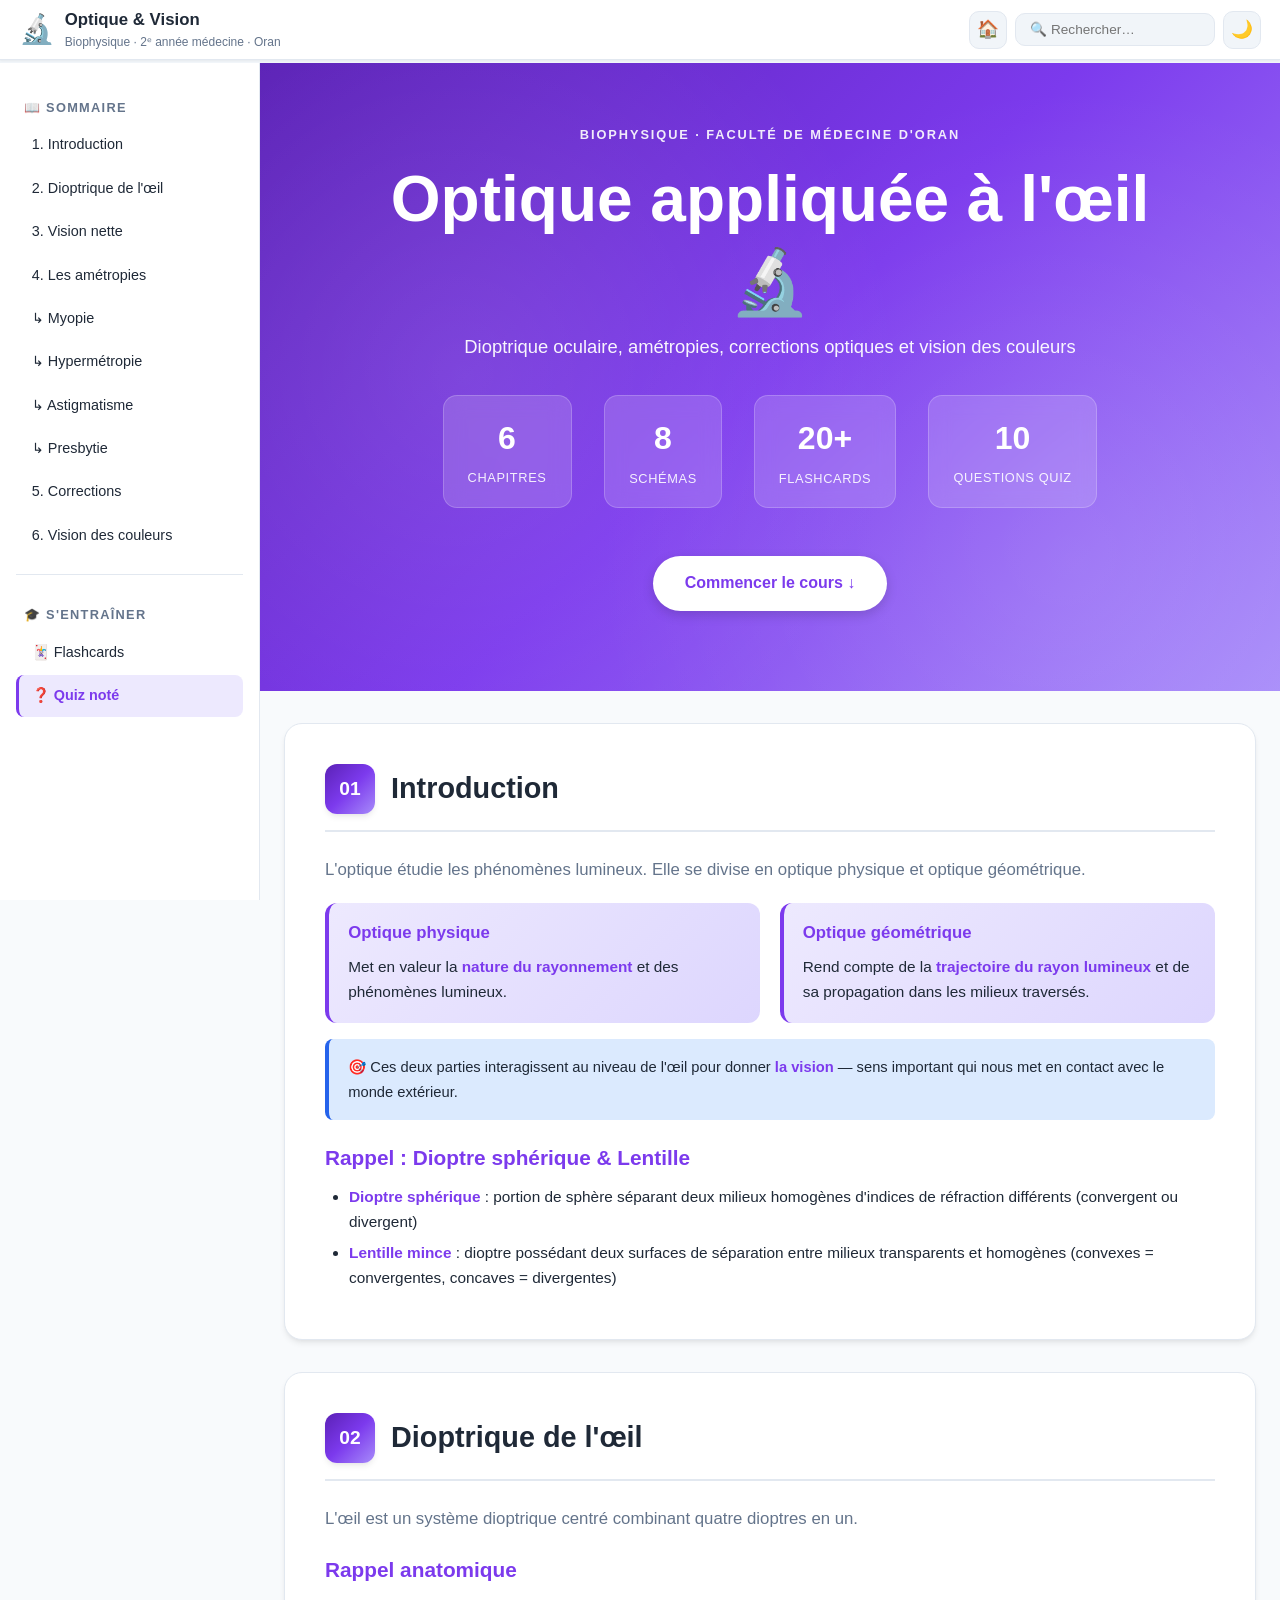
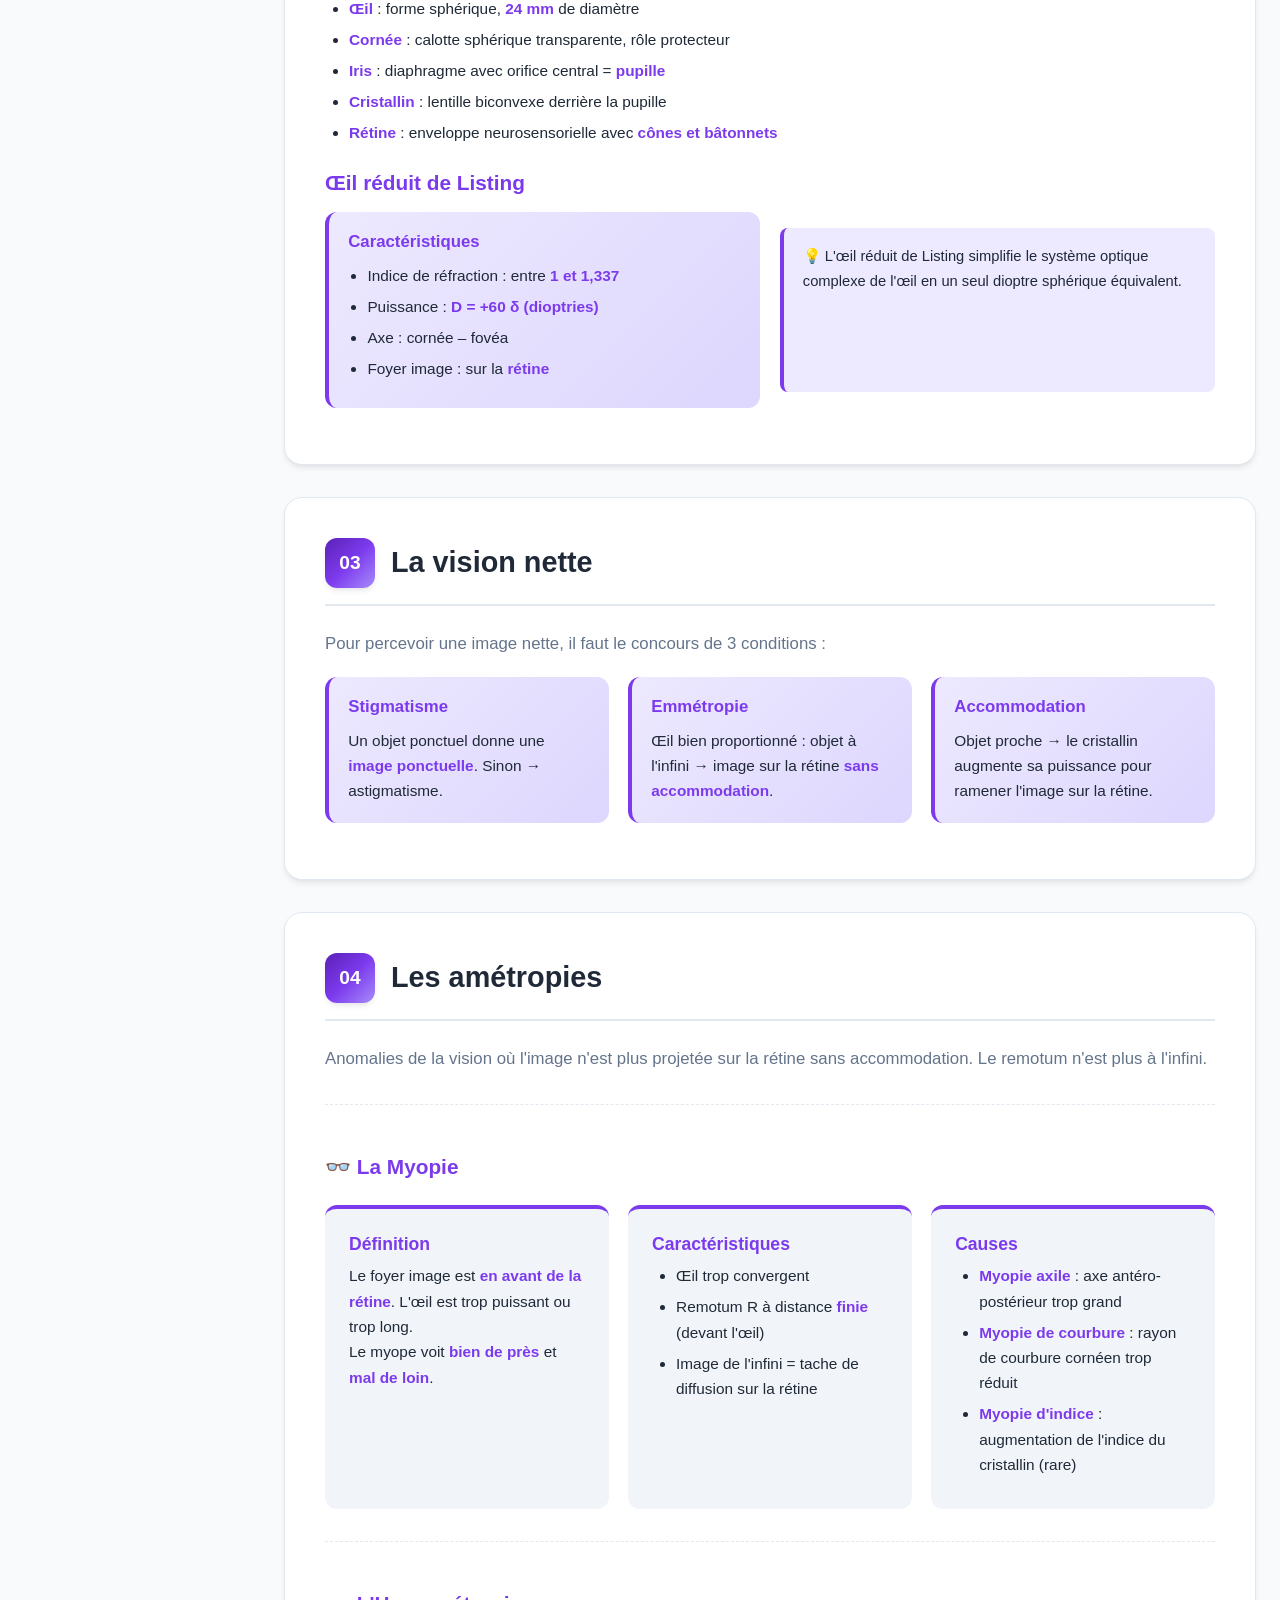
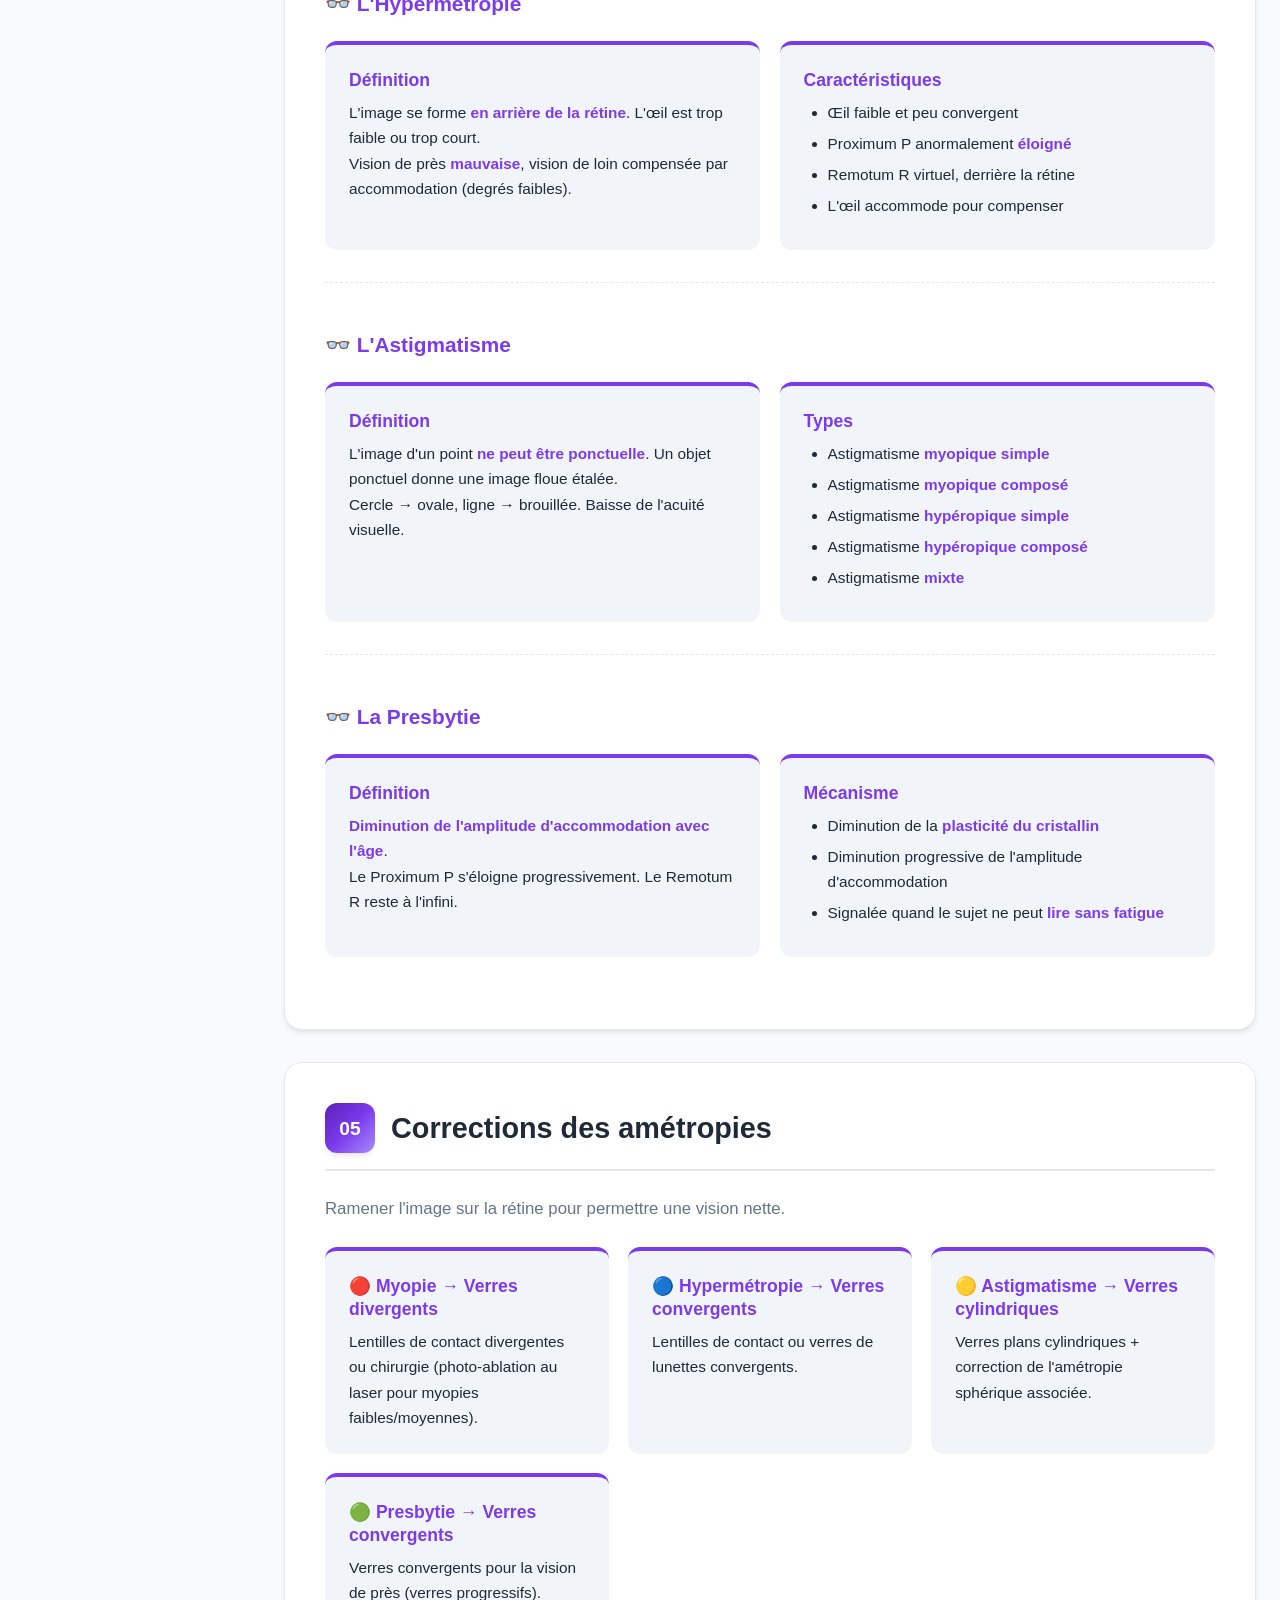
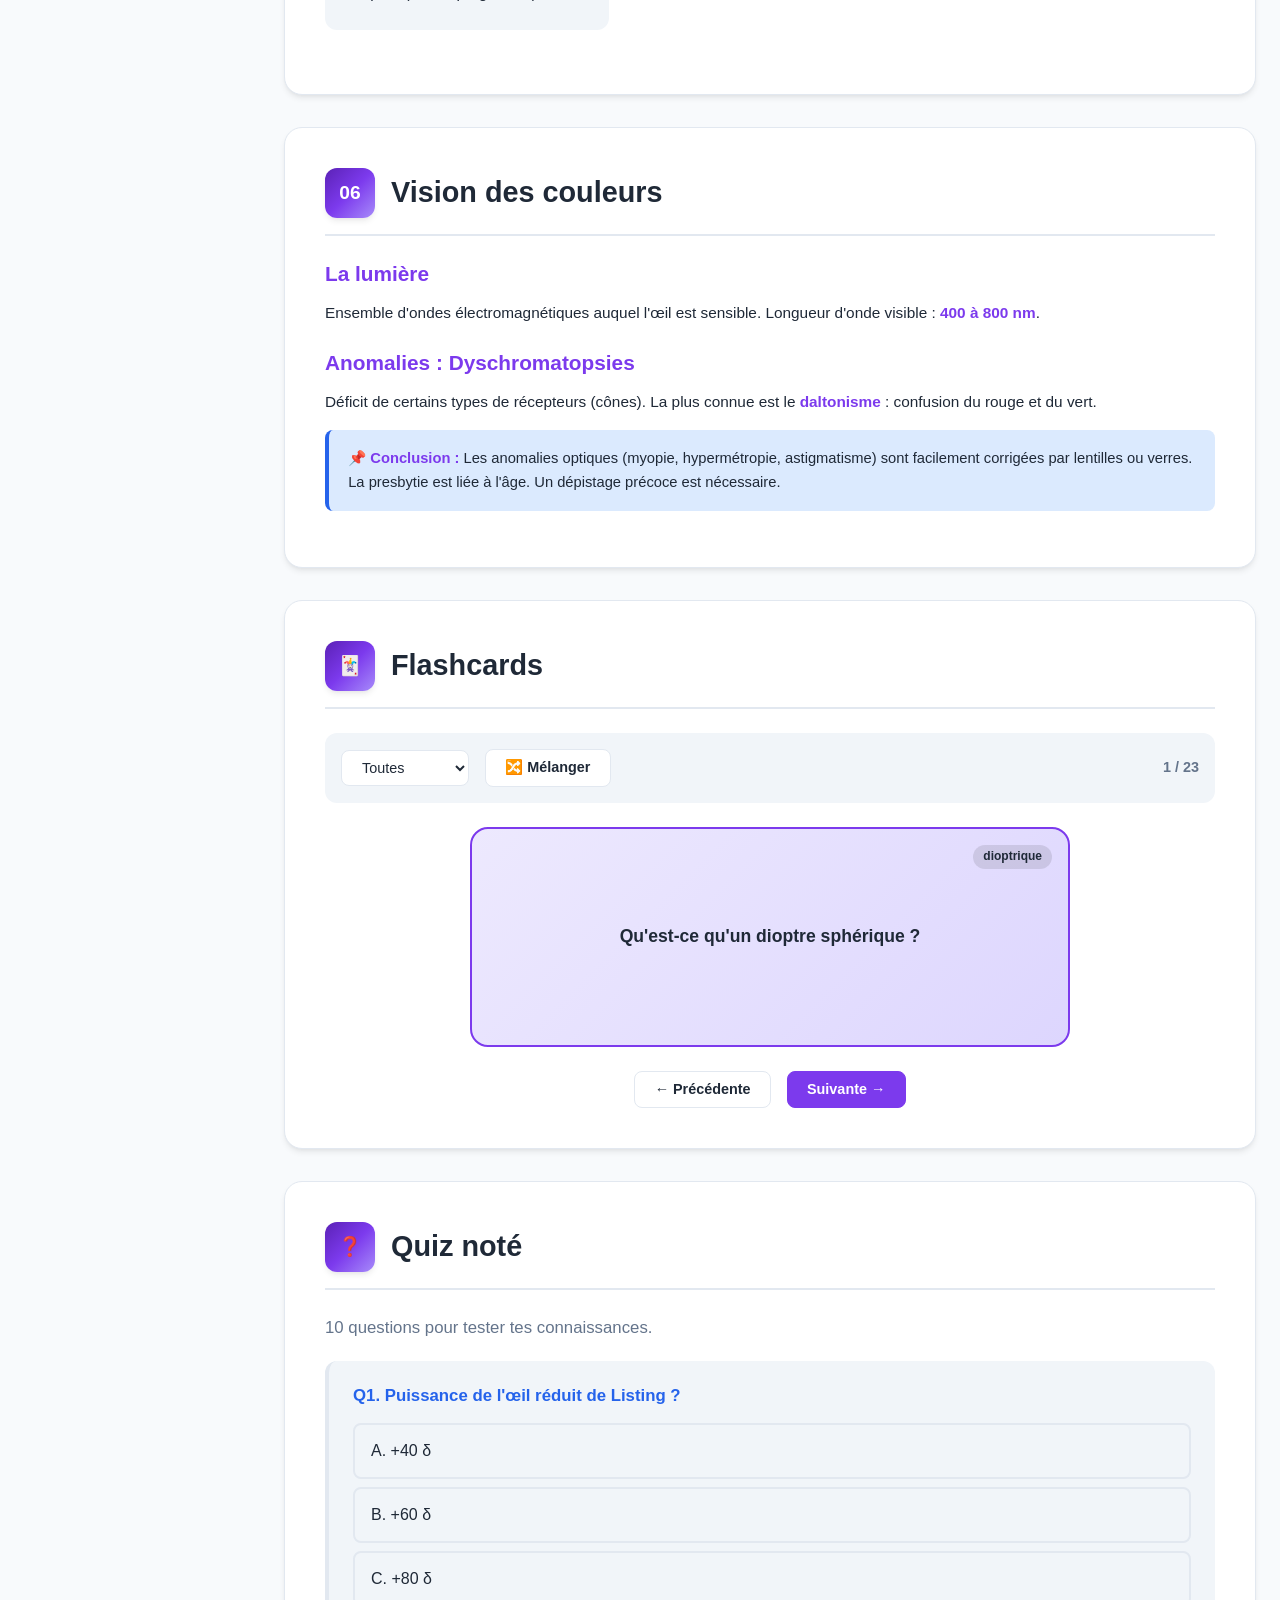
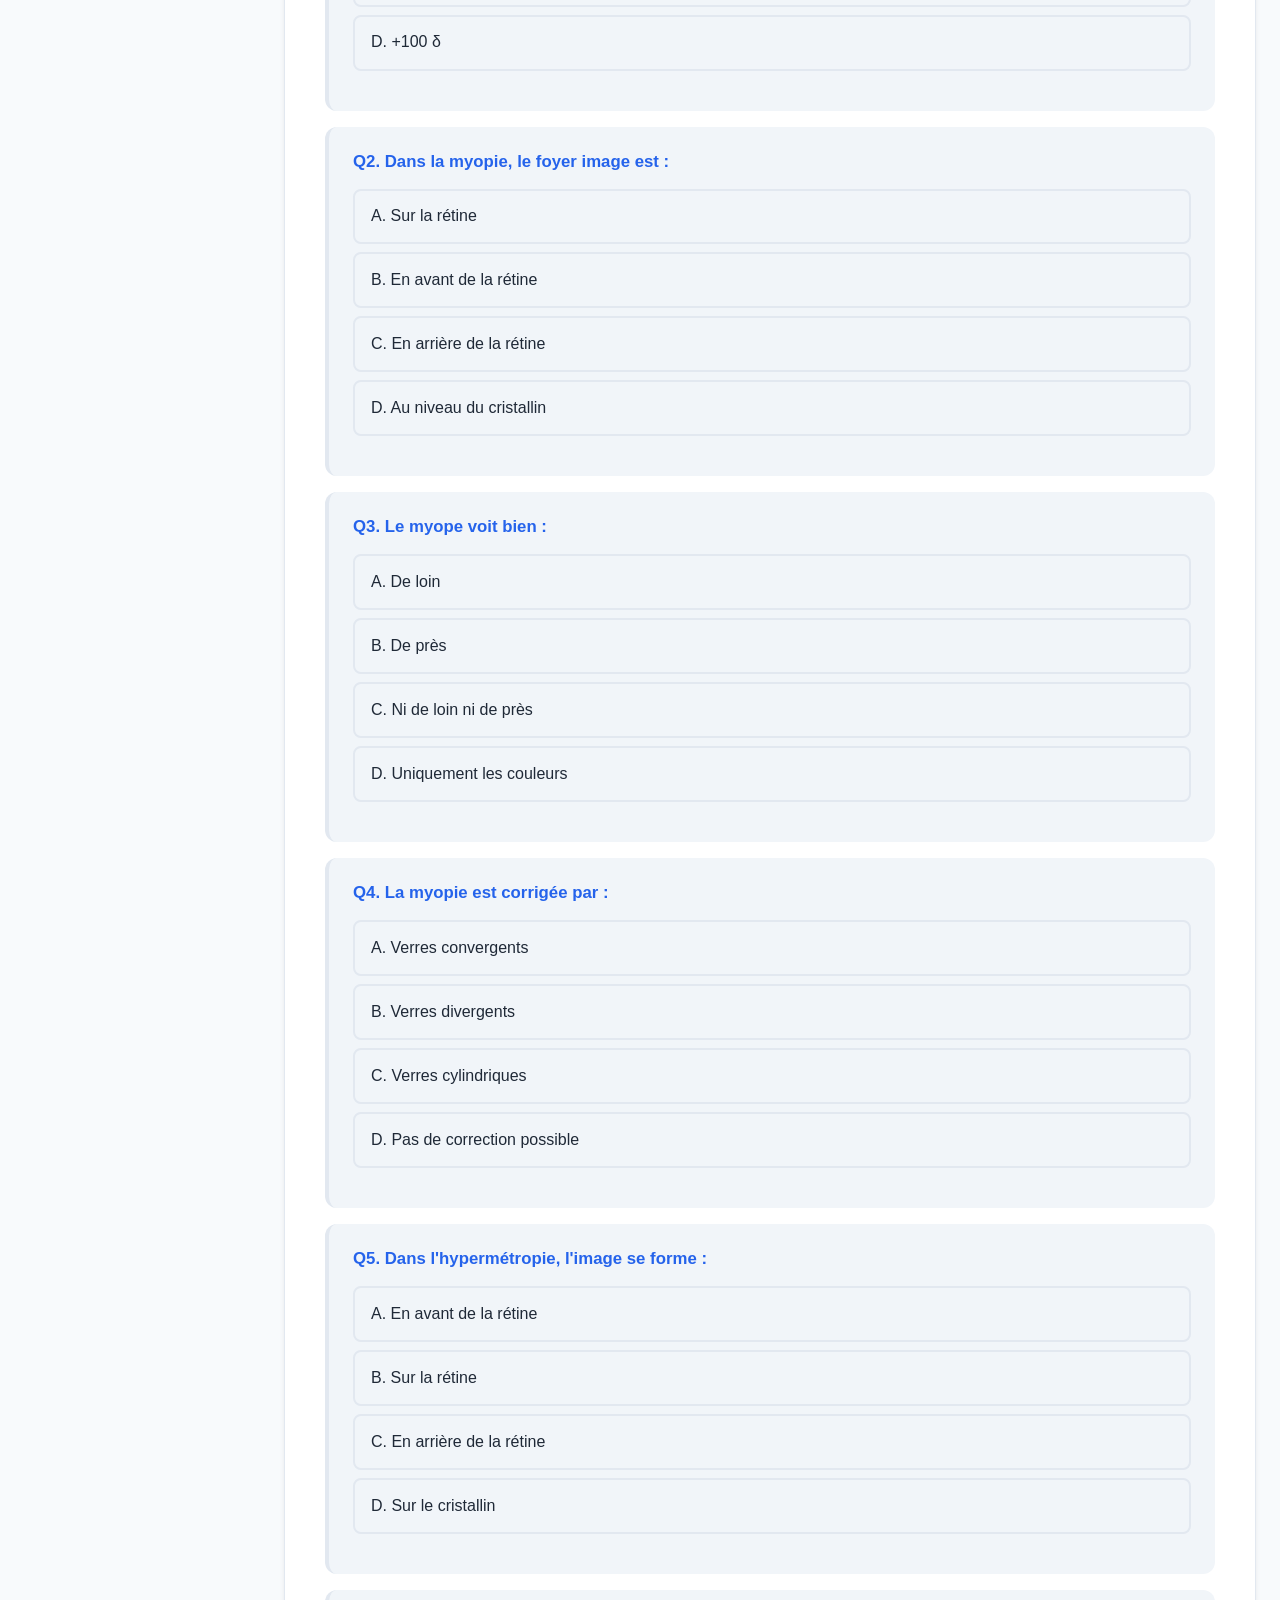
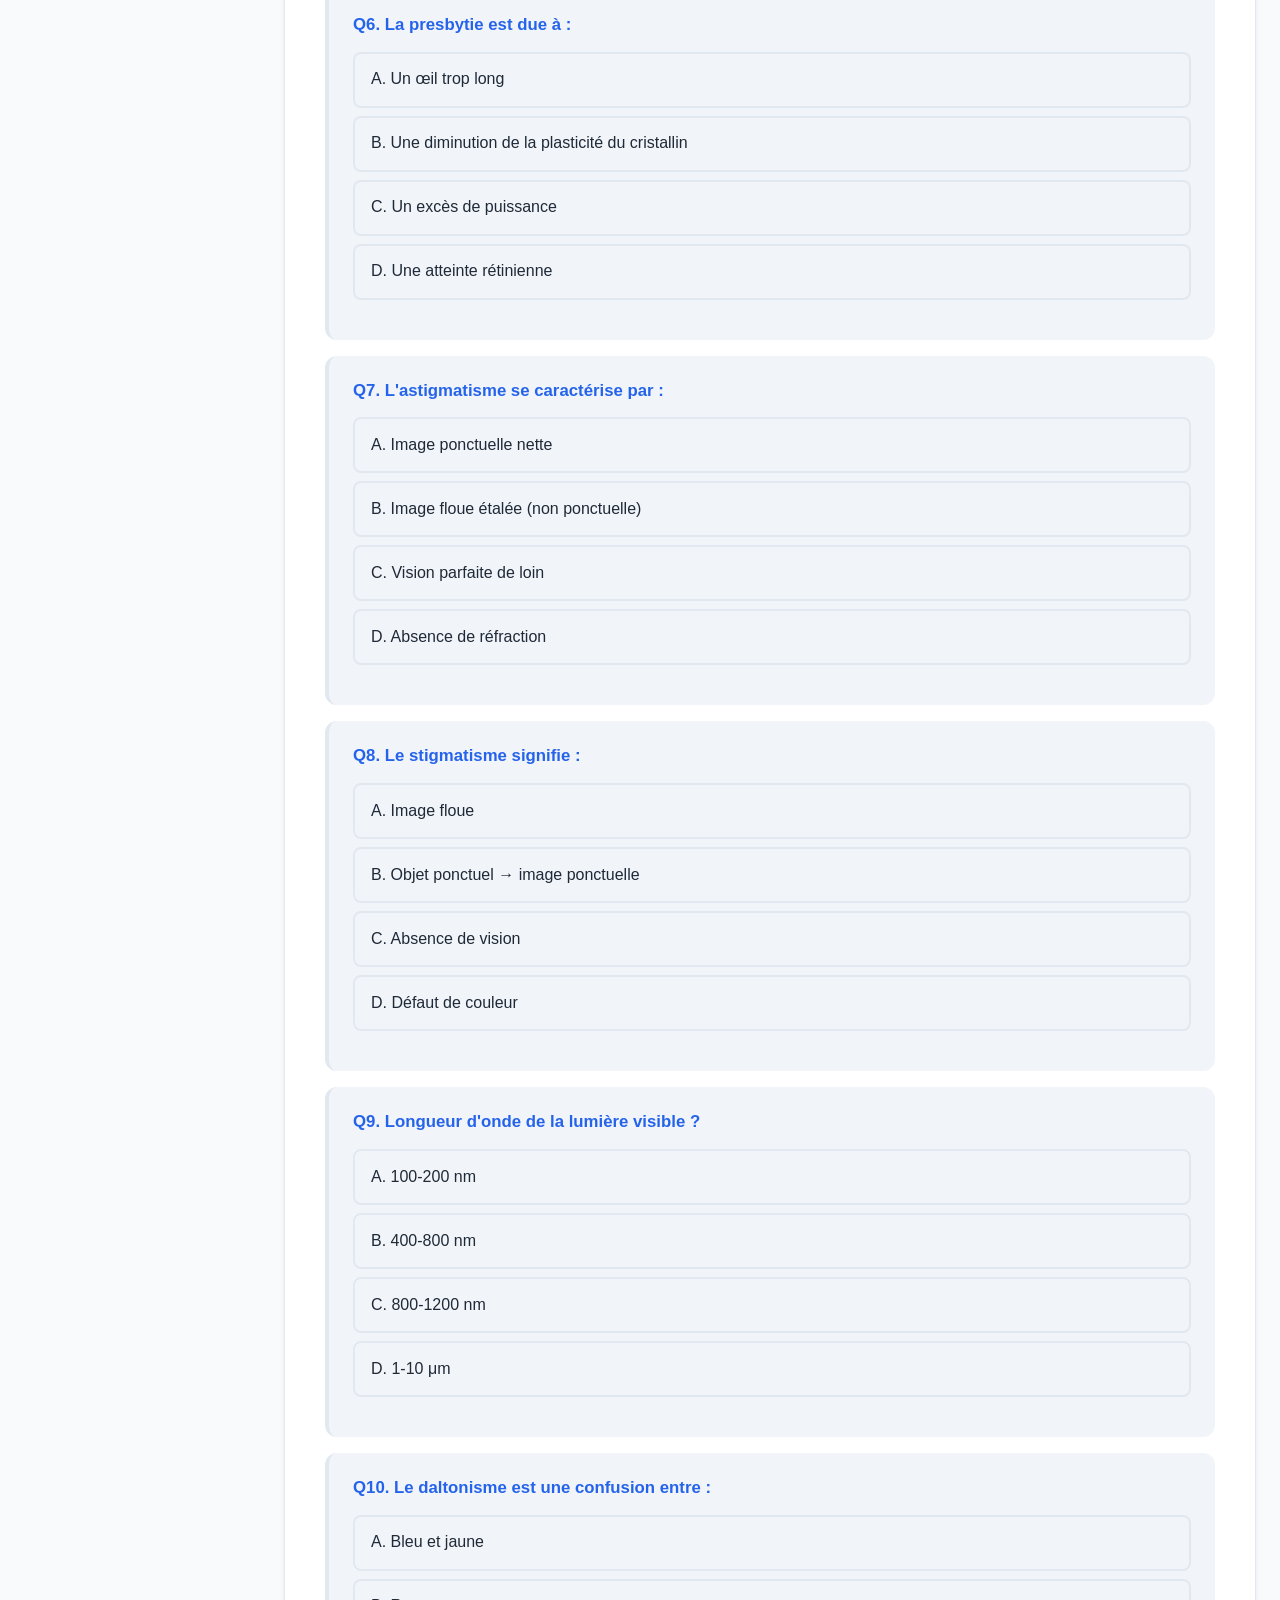
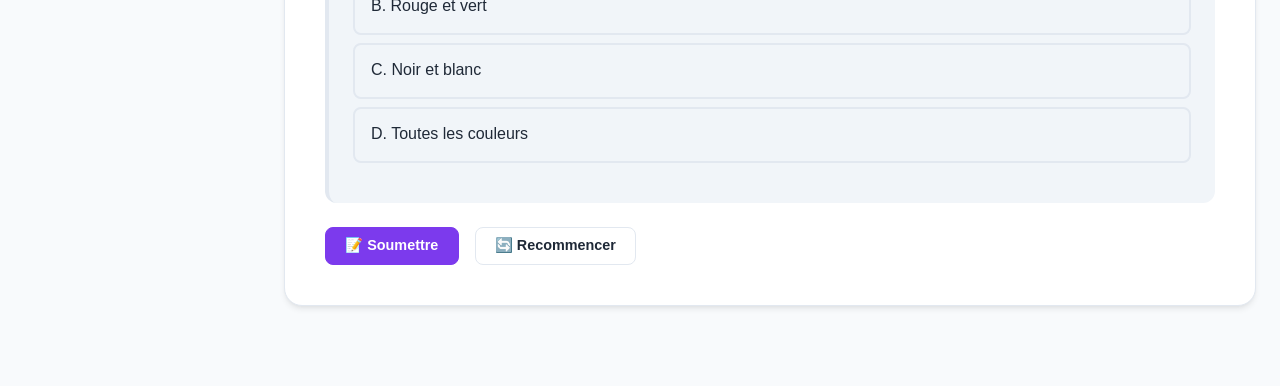
<file: vision/index.html>
<!DOCTYPE html>
<html lang="fr">
<head>
<meta charset="UTF-8" />
<meta name="viewport" content="width=device-width, initial-scale=1.0" />
<!-- Security headers (via meta — GitHub Pages can't set HTTP headers) -->
<meta http-equiv="Content-Security-Policy" content="default-src 'self'; script-src 'self'; style-src 'self' 'unsafe-inline' https://fonts.googleapis.com; font-src 'self' https://fonts.gstatic.com; img-src 'self' data:; connect-src 'self'; frame-ancestors 'none'; form-action 'self'; base-uri 'self'; object-src 'none'; upgrade-insecure-requests">
<meta http-equiv="X-Content-Type-Options" content="nosniff">
<meta name="referrer" content="strict-origin-when-cross-origin">
<meta name="robots" content="index, follow">
<meta http-equiv="Permissions-Policy" content="geolocation=(), microphone=(), camera=(), payment=(), usb=(), magnetometer=(), gyroscope=(), accelerometer=()">
<title>Optique & Vision — Cours interactif de Biophysique</title>
<link rel="stylesheet" href="vision.css" />
<link rel="preconnect" href="https://fonts.googleapis.com">
<link rel="preconnect" href="https://fonts.gstatic.com" crossorigin>
<link href="https://fonts.googleapis.com/css2?family=Inter:wght@400;500;600;700;800&family=Poppins:wght@600;700;800&display=swap" rel="stylesheet">
</head>
<body>

<!-- TOPBAR -->
<header class="topbar">
  <button id="menuToggle" class="icon-btn" aria-label="Menu">☰</button>
  <a href="../index.html" class="brand brand-link" style="text-decoration:none;color:inherit">
    <span class="brand-logo">🔬</span>
    <div>
      <strong>Optique & Vision</strong>
      <small>Biophysique · 2ᵉ année médecine · Oran</small>
    </div>
  </a>
  <div class="topbar-actions">
    <a href="../index.html" class="icon-btn" title="Retour aux cours" style="text-decoration:none">🏠</a>
    <input type="search" id="searchInput" placeholder="🔍 Rechercher…" />
    <button id="themeToggle" class="icon-btn" aria-label="Thème">🌙</button>
  </div>
</header>

<div class="progress-container"><div id="progressBar" class="progress-bar"></div></div>

<!-- SIDEBAR -->
<aside id="sidebar" class="sidebar">
  <nav>
    <h4>📖 Sommaire</h4>
    <a href="#intro">1. Introduction</a>
    <a href="#dioptrique">2. Dioptrique de l'œil</a>
    <a href="#vision-nette">3. Vision nette</a>
    <a href="#ametropies">4. Les amétropies</a>
    <a href="#myopie">↳ Myopie</a>
    <a href="#hypermetropie">↳ Hypermétropie</a>
    <a href="#astigmatisme">↳ Astigmatisme</a>
    <a href="#presbytie">↳ Presbytie</a>
    <a href="#corrections">5. Corrections</a>
    <a href="#couleurs">6. Vision des couleurs</a>
    <hr/>
    <h4>🎓 S'entraîner</h4>
    <a href="#flashcards">🃏 Flashcards</a>
    <a href="#quiz">❓ Quiz noté</a>
  </nav>
</aside>

<!-- HERO -->
<section class="hero">
  <div class="hero-bg"></div>
  <div class="hero-inner">
    <p class="kicker">Biophysique · Faculté de Médecine d'Oran</p>
    <h1>Optique appliquée à l'œil 🔬</h1>
    <p class="subtitle">Dioptrique oculaire, amétropies, corrections optiques et vision des couleurs</p>
    <div class="hero-stats">
      <div><strong>6</strong><span>chapitres</span></div>
      <div><strong>8</strong><span>schémas</span></div>
      <div><strong>20+</strong><span>flashcards</span></div>
      <div><strong>10</strong><span>questions quiz</span></div>
    </div>
    <a href="#intro" class="cta">Commencer le cours ↓</a>
  </div>
</section>

<main>

<!-- 1. INTRODUCTION -->
<section id="intro" class="card" data-section>
  <div class="section-header">
    <span class="section-num">01</span>
    <h2>Introduction</h2>
  </div>
  <p class="lead">L'optique étudie les phénomènes lumineux. Elle se divise en optique physique et optique géométrique.</p>
  <div class="grid-2">
    <div class="key-points">
      <h4>Optique physique</h4>
      <p>Met en valeur la <strong>nature du rayonnement</strong> et des phénomènes lumineux.</p>
    </div>
    <div class="key-points">
      <h4>Optique géométrique</h4>
      <p>Rend compte de la <strong>trajectoire du rayon lumineux</strong> et de sa propagation dans les milieux traversés.</p>
    </div>
  </div>
  <div class="info-box">
    <strong>🎯</strong> Ces deux parties interagissent au niveau de l'œil pour donner <strong>la vision</strong> — sens important qui nous met en contact avec le monde extérieur.
  </div>

  <h3>Rappel : Dioptre sphérique & Lentille</h3>
  <ul>
    <li><strong>Dioptre sphérique</strong> : portion de sphère séparant deux milieux homogènes d'indices de réfraction différents (convergent ou divergent)</li>
    <li><strong>Lentille mince</strong> : dioptre possédant deux surfaces de séparation entre milieux transparents et homogènes (convexes = convergentes, concaves = divergentes)</li>
  </ul>
</section>

<!-- 2. DIOPTRIQUE -->
<section id="dioptrique" class="card" data-section>
  <div class="section-header">
    <span class="section-num">02</span>
    <h2>Dioptrique de l'œil</h2>
  </div>
  <p class="lead">L'œil est un système dioptrique centré combinant quatre dioptres en un.</p>

  <h3>Rappel anatomique</h3>
  <ul>
    <li><strong>Œil</strong> : forme sphérique, <strong>24 mm</strong> de diamètre</li>
    <li><strong>Cornée</strong> : calotte sphérique transparente, rôle protecteur</li>
    <li><strong>Iris</strong> : diaphragme avec orifice central = <strong>pupille</strong></li>
    <li><strong>Cristallin</strong> : lentille biconvexe derrière la pupille</li>
    <li><strong>Rétine</strong> : enveloppe neurosensorielle avec <strong>cônes et bâtonnets</strong></li>
  </ul>

  <h3>Œil réduit de Listing</h3>
  <div class="grid-2">
    <div class="key-points">
      <h4>Caractéristiques</h4>
      <ul>
        <li>Indice de réfraction : entre <strong>1 et 1,337</strong></li>
        <li>Puissance : <strong>D = +60 δ (dioptries)</strong></li>
        <li>Axe : cornée – fovéa</li>
        <li>Foyer image : sur la <strong>rétine</strong></li>
      </ul>
    </div>
    <div class="info-box accent-box">
      <strong>💡</strong> L'œil réduit de Listing simplifie le système optique complexe de l'œil en un seul dioptre sphérique équivalent.
    </div>
  </div>
</section>

<!-- 3. VISION NETTE -->
<section id="vision-nette" class="card" data-section>
  <div class="section-header">
    <span class="section-num">03</span>
    <h2>La vision nette</h2>
  </div>
  <p class="lead">Pour percevoir une image nette, il faut le concours de 3 conditions :</p>

  <div class="grid-3">
    <div class="key-points">
      <h4>Stigmatisme</h4>
      <p>Un objet ponctuel donne une <strong>image ponctuelle</strong>. Sinon → astigmatisme.</p>
    </div>
    <div class="key-points">
      <h4>Emmétropie</h4>
      <p>Œil bien proportionné : objet à l'infini → image sur la rétine <strong>sans accommodation</strong>.</p>
    </div>
    <div class="key-points">
      <h4>Accommodation</h4>
      <p>Objet proche → le cristallin augmente sa puissance pour ramener l'image sur la rétine.</p>
    </div>
  </div>
</section>

<!-- 4. AMÉTROPIES -->
<section id="ametropies" class="card" data-section>
  <div class="section-header">
    <span class="section-num">04</span>
    <h2>Les amétropies</h2>
  </div>
  <p class="lead">Anomalies de la vision où l'image n'est plus projetée sur la rétine sans accommodation. Le remotum n'est plus à l'infini.</p>

  <!-- MYOPIE -->
  <div id="myopie" class="subsection">
    <h3>👓 La Myopie</h3>
    <div class="ametropie-cards">
      <div class="ametropie-card">
        <h4>Définition</h4>
        <p>Le foyer image est <strong>en avant de la rétine</strong>. L'œil est trop puissant ou trop long.</p>
        <p>Le myope voit <strong>bien de près</strong> et <strong>mal de loin</strong>.</p>
      </div>
      <div class="ametropie-card">
        <h4>Caractéristiques</h4>
        <ul>
          <li>Œil trop convergent</li>
          <li>Remotum R à distance <strong>finie</strong> (devant l'œil)</li>
          <li>Image de l'infini = tache de diffusion sur la rétine</li>
        </ul>
      </div>
      <div class="ametropie-card">
        <h4>Causes</h4>
        <ul>
          <li><strong>Myopie axile</strong> : axe antéro-postérieur trop grand</li>
          <li><strong>Myopie de courbure</strong> : rayon de courbure cornéen trop réduit</li>
          <li><strong>Myopie d'indice</strong> : augmentation de l'indice du cristallin (rare)</li>
        </ul>
      </div>
    </div>
  </div>

  <!-- HYPERMÉTROPIE -->
  <div id="hypermetropie" class="subsection">
    <h3>👓 L'Hypermétropie</h3>
    <div class="ametropie-cards">
      <div class="ametropie-card">
        <h4>Définition</h4>
        <p>L'image se forme <strong>en arrière de la rétine</strong>. L'œil est trop faible ou trop court.</p>
        <p>Vision de près <strong>mauvaise</strong>, vision de loin compensée par accommodation (degrés faibles).</p>
      </div>
      <div class="ametropie-card">
        <h4>Caractéristiques</h4>
        <ul>
          <li>Œil faible et peu convergent</li>
          <li>Proximum P anormalement <strong>éloigné</strong></li>
          <li>Remotum R virtuel, derrière la rétine</li>
          <li>L'œil accommode pour compenser</li>
        </ul>
      </div>
    </div>
  </div>

  <!-- ASTIGMATISME -->
  <div id="astigmatisme" class="subsection">
    <h3>👓 L'Astigmatisme</h3>
    <div class="ametropie-cards">
      <div class="ametropie-card">
        <h4>Définition</h4>
        <p>L'image d'un point <strong>ne peut être ponctuelle</strong>. Un objet ponctuel donne une image floue étalée.</p>
        <p>Cercle → ovale, ligne → brouillée. Baisse de l'acuité visuelle.</p>
      </div>
      <div class="ametropie-card">
        <h4>Types</h4>
        <ul>
          <li>Astigmatisme <strong>myopique simple</strong></li>
          <li>Astigmatisme <strong>myopique composé</strong></li>
          <li>Astigmatisme <strong>hypéropique simple</strong></li>
          <li>Astigmatisme <strong>hypéropique composé</strong></li>
          <li>Astigmatisme <strong>mixte</strong></li>
        </ul>
      </div>
    </div>
  </div>

  <!-- PRESBYTIE -->
  <div id="presbytie" class="subsection">
    <h3>👓 La Presbytie</h3>
    <div class="ametropie-cards">
      <div class="ametropie-card">
        <h4>Définition</h4>
        <p><strong>Diminution de l'amplitude d'accommodation avec l'âge</strong>.</p>
        <p>Le Proximum P s'éloigne progressivement. Le Remotum R reste à l'infini.</p>
      </div>
      <div class="ametropie-card">
        <h4>Mécanisme</h4>
        <ul>
          <li>Diminution de la <strong>plasticité du cristallin</strong></li>
          <li>Diminution progressive de l'amplitude d'accommodation</li>
          <li>Signalée quand le sujet ne peut <strong>lire sans fatigue</strong></li>
        </ul>
      </div>
    </div>
  </div>
</section>

<!-- 5. CORRECTIONS -->
<section id="corrections" class="card" data-section>
  <div class="section-header">
    <span class="section-num">05</span>
    <h2>Corrections des amétropies</h2>
  </div>
  <p class="lead">Ramener l'image sur la rétine pour permettre une vision nette.</p>

  <div class="ametropie-cards">
    <div class="ametropie-card">
      <h4>🔴 Myopie → Verres divergents</h4>
      <p>Lentilles de contact divergentes ou chirurgie (photo-ablation au laser pour myopies faibles/moyennes).</p>
    </div>
    <div class="ametropie-card">
      <h4>🔵 Hypermétropie → Verres convergents</h4>
      <p>Lentilles de contact ou verres de lunettes convergents.</p>
    </div>
    <div class="ametropie-card">
      <h4>🟡 Astigmatisme → Verres cylindriques</h4>
      <p>Verres plans cylindriques + correction de l'amétropie sphérique associée.</p>
    </div>
    <div class="ametropie-card">
      <h4>🟢 Presbytie → Verres convergents</h4>
      <p>Verres convergents pour la vision de près (verres progressifs).</p>
    </div>
  </div>
</section>

<!-- 6. COULEURS -->
<section id="couleurs" class="card" data-section>
  <div class="section-header">
    <span class="section-num">06</span>
    <h2>Vision des couleurs</h2>
  </div>

  <h3>La lumière</h3>
  <p>Ensemble d'ondes électromagnétiques auquel l'œil est sensible. Longueur d'onde visible : <strong>400 à 800 nm</strong>.</p>

  <h3>Anomalies : Dyschromatopsies</h3>
  <p>Déficit de certains types de récepteurs (cônes). La plus connue est le <strong>daltonisme</strong> : confusion du rouge et du vert.</p>

  <div class="info-box">
    <strong>📌 Conclusion :</strong> Les anomalies optiques (myopie, hypermétropie, astigmatisme) sont facilement corrigées par lentilles ou verres. La presbytie est liée à l'âge. Un dépistage précoce est nécessaire.
  </div>
</section>

<!-- FLASHCARDS -->
<section id="flashcards" class="card" data-section>
  <div class="section-header">
    <span class="section-num">🃏</span>
    <h2>Flashcards</h2>
  </div>
  <div class="flashcards-controls">
    <select id="flashCategory">
      <option value="all">Toutes</option>
      <option value="dioptrique">Dioptrique</option>
      <option value="ametropie">Amétropies</option>
      <option value="correction">Corrections</option>
    </select>
    <button class="btn" id="shuffleBtn">🔀 Mélanger</button>
    <span class="flash-counter"><span id="flashCurrent">1</span> / <span id="flashTotal">20</span></span>
  </div>
  <div class="flashcard-wrapper">
    <div class="flashcard" id="flashcard">
      <div class="flash-face flash-front"><span class="flash-cat"></span><p class="flash-question">Chargement…</p></div>
      <div class="flash-face flash-back"><p class="flash-answer">Réponse</p></div>
    </div>
  </div>
  <div class="flash-nav">
    <button class="btn" id="prevCard">← Précédente</button>
    <button class="btn primary" id="nextCard">Suivante →</button>
  </div>
</section>

<!-- QUIZ -->
<section id="quiz" class="card" data-section>
  <div class="section-header">
    <span class="section-num">❓</span>
    <h2>Quiz noté</h2>
  </div>
  <p class="lead">10 questions pour tester tes connaissances.</p>
  <div id="quizContainer"></div>
  <div class="quiz-actions">
    <button class="btn primary" id="submitQuiz">📝 Soumettre</button>
    <button class="btn" id="resetQuiz">🔄 Recommencer</button>
  </div>
  <div class="quiz-result hidden" id="quizResult"></div>
</section>

</main>

<button class="back-to-top" id="backToTop">↑</button>
<script src="vision.js"></script>
</body>
</html>
</file>
<file: home.css>
* { box-sizing: border-box; margin: 0; padding: 0; }

:root {
  --bg: #0f172a;
  --text: #f1f5f9;
  --muted: #94a3b8;
  --accent: #f59e0b;
}

html { scroll-behavior: smooth; }

body {
  font-family: 'Inter', -apple-system, BlinkMacSystemFont, "Segoe UI", Roboto, sans-serif;
  background: linear-gradient(135deg, #0f172a 0%, #1e1b4b 50%, #0f172a 100%);
  color: var(--text);
  min-height: 100vh;
  overflow-x: hidden;
  position: relative;
}

.bg-decoration {
  position: fixed;
  inset: 0;
  pointer-events: none;
  z-index: 0;
  background-image:
    radial-gradient(circle at 15% 20%, rgba(220, 38, 38, .15) 0%, transparent 40%),
    radial-gradient(circle at 85% 30%, rgba(37, 99, 235, .15) 0%, transparent 40%),
    radial-gradient(circle at 50% 80%, rgba(245, 158, 11, .12) 0%, transparent 40%);
}

/* HERO */
.home-hero {
  position: relative;
  z-index: 1;
  text-align: center;
  padding: 5rem 1.5rem 3rem;
}
.kicker {
  display: inline-block;
  background: rgba(255,255,255,.08);
  backdrop-filter: blur(10px);
  padding: .5rem 1.2rem;
  border-radius: 30px;
  font-size: .8rem;
  font-weight: 600;
  letter-spacing: .1em;
  text-transform: uppercase;
  color: var(--accent);
  margin-bottom: 1.5rem;
  border: 1px solid rgba(255,255,255,.1);
}
.home-hero h1 {
  font-family: 'Poppins', sans-serif;
  font-size: clamp(2.5rem, 7vw, 5rem);
  font-weight: 800;
  background: linear-gradient(135deg, #fbbf24, #dc2626, #2563eb);
  -webkit-background-clip: text;
  background-clip: text;
  -webkit-text-fill-color: transparent;
  margin-bottom: 1rem;
  line-height: 1.1;
}
.subtitle {
  font-size: 1.2rem;
  color: var(--muted);
  margin-bottom: 2rem;
}
.tagline {
  font-size: 1.4rem;
  font-weight: 600;
  color: var(--text);
  margin-top: 1rem;
}

/* COURSES GRID */
.courses-grid {
  position: relative;
  z-index: 1;
  max-width: 1200px;
  margin: 2rem auto 4rem;
  padding: 0 1.5rem;
  display: grid;
  grid-template-columns: repeat(auto-fit, minmax(320px, 1fr));
  gap: 1.5rem;
}

.course-card {
  background: rgba(30, 41, 59, .7);
  backdrop-filter: blur(20px);
  border: 1px solid rgba(255,255,255,.08);
  border-radius: 24px;
  padding: 2rem;
  text-decoration: none;
  color: var(--text);
  position: relative;
  overflow: hidden;
  transition: all .4s cubic-bezier(.4,0,.2,1);
  opacity: 0;
  transform: translateY(30px);
  display: flex;
  flex-direction: column;
}
.course-card.visible {
  opacity: 1;
  transform: translateY(0);
}

.course-card::before {
  content: '';
  position: absolute;
  top: -50%;
  left: -50%;
  width: 200%;
  height: 200%;
  background: linear-gradient(45deg, transparent, var(--card-color, #fbbf24), transparent);
  opacity: 0;
  transition: opacity .4s;
  z-index: 0;
}
.course-card:hover::before {
  opacity: 0.05;
  animation: shimmer 3s infinite;
}
@keyframes shimmer {
  0% { transform: translate(-50%, -50%) rotate(0deg); }
  100% { transform: translate(-50%, -50%) rotate(360deg); }
}

.course-card:hover {
  transform: translateY(-8px);
  border-color: var(--card-color, var(--accent));
  box-shadow: 0 20px 50px -10px var(--card-shadow, rgba(245, 158, 11, .3));
}

.course-eye { --card-color: #dc2626; --card-shadow: rgba(220, 38, 38, .3); }
.course-meninges { --card-color: #16a34a; --card-shadow: rgba(22, 163, 74, .3); }
.course-cortex { --card-color: #7c3aed; --card-shadow: rgba(124, 58, 237, .3); }
.course-moelle { --card-color: #0ea5e9; --card-shadow: rgba(14, 165, 233, .3); }
.course-cervelet { --card-color: #f59e0b; --card-shadow: rgba(245, 158, 11, .3); }
.course-sens { --card-color: #ec4899; --card-shadow: rgba(236, 72, 153, .3); }
.course-peau { --card-color: #f97316; --card-shadow: rgba(249, 115, 22, .3); }
.course-audition { --card-color: #06b6d4; --card-shadow: rgba(6, 182, 212, .3); }
.course-vision { --card-color: #8b5cf6; --card-shadow: rgba(139, 92, 246, .3); }

.course-card > * { position: relative; z-index: 1; }

.course-emoji {
  font-size: 4rem;
  margin-bottom: 1rem;
  display: inline-block;
  filter: drop-shadow(0 4px 8px rgba(0,0,0,.3));
  transition: transform .4s;
}
.course-card:hover .course-emoji {
  transform: scale(1.15) rotate(-5deg);
}

.course-tag {
  display: inline-block;
  background: rgba(255,255,255,.08);
  padding: 4px 12px;
  border-radius: 12px;
  font-size: .75rem;
  font-weight: 600;
  color: var(--card-color);
  margin-bottom: 1rem;
  border: 1px solid var(--card-color);
  letter-spacing: .03em;
}

.course-card h2 {
  font-family: 'Poppins', sans-serif;
  font-size: 1.8rem;
  margin-bottom: .8rem;
  color: var(--text);
}

.course-desc {
  color: var(--muted);
  margin-bottom: 1.5rem;
  font-size: .95rem;
  line-height: 1.6;
  flex: 1;
}

.course-features {
  list-style: none;
  margin-bottom: 1.5rem;
  padding: 1rem;
  background: rgba(0,0,0,.2);
  border-radius: 12px;
  border: 1px solid rgba(255,255,255,.05);
}
.course-features li {
  padding: .35rem 0;
  font-size: .88rem;
  color: var(--text);
  border-bottom: 1px dashed rgba(255,255,255,.08);
}
.course-features li:last-child { border-bottom: none; }

.course-meta {
  display: flex;
  gap: .8rem;
  margin-bottom: 1.5rem;
  flex-wrap: wrap;
}
.course-meta span {
  background: rgba(255,255,255,.05);
  padding: .35rem .8rem;
  border-radius: 8px;
  font-size: .8rem;
  color: var(--muted);
  border: 1px solid rgba(255,255,255,.05);
}

.course-cta {
  display: inline-block;
  background: var(--card-color);
  color: white;
  padding: .9rem 1.5rem;
  border-radius: 12px;
  font-weight: 700;
  font-size: .95rem;
  text-align: center;
  transition: all .2s;
  margin-top: auto;
  box-shadow: 0 4px 12px rgba(0,0,0,.2);
}
.course-card:hover .course-cta {
  transform: translateX(5px);
  box-shadow: 0 6px 20px var(--card-shadow);
}

/* QUICK INFO */
.quick-info {
  position: relative;
  z-index: 1;
  max-width: 1100px;
  margin: 0 auto 4rem;
  padding: 0 1.5rem;
  display: grid;
  grid-template-columns: repeat(auto-fit, minmax(260px, 1fr));
  gap: 1.5rem;
}
.info-card {
  background: rgba(255,255,255,.04);
  backdrop-filter: blur(10px);
  border: 1px solid rgba(255,255,255,.08);
  border-radius: 16px;
  padding: 1.8rem;
  text-align: center;
  opacity: 0;
  transform: translateY(20px);
  transition: all .4s;
}
.info-card.visible {
  opacity: 1;
  transform: translateY(0);
}
.info-icon {
  font-size: 2.5rem;
  margin-bottom: .8rem;
}
.info-card h3 {
  font-family: 'Poppins', sans-serif;
  color: var(--accent);
  margin-bottom: .5rem;
  font-size: 1.2rem;
}
.info-card p {
  color: var(--muted);
  font-size: .9rem;
  line-height: 1.6;
}

/* FOOTER */
.home-footer {
  position: relative;
  z-index: 1;
  text-align: center;
  padding: 2rem 1rem;
  color: var(--muted);
  border-top: 1px solid rgba(255,255,255,.05);
}
.home-footer p { margin-bottom: .3rem; }

/* RESPONSIVE */
@media (max-width: 640px) {
  .home-hero { padding: 3rem 1rem 2rem; }
  .home-hero h1 { font-size: 2.2rem; }
  .courses-grid { grid-template-columns: 1fr; }
  .course-card { padding: 1.5rem; }
}
</file>
<file: audition/audition.css>
/* ========================================
   AUDITION — RESET & VARIABLES
   ======================================== */
* { box-sizing: border-box; margin: 0; padding: 0; }

:root {
  --bg: #f8fafc;
  --bg-soft: #f1f5f9;
  --bg-card: #ffffff;
  --text: #1f2937;
  --text-muted: #64748b;
  --border: #e2e8f0;

  --accent: #0891b2;
  --accent-light: #ecfeff;
  --accent-dark: #155e75;

  --primary: #2563eb;
  --primary-light: #dbeafe;

  --success: #059669;
  --warning: #f59e0b;
  --purple: #7c3aed;
  --pink: #db2777;

  --gradient-hero: linear-gradient(135deg, #155e75 0%, #0891b2 50%, #06b6d4 100%);
  --gradient-card: linear-gradient(135deg, #ecfeff 0%, #cffafe 100%);

  --shadow-sm: 0 1px 2px rgba(0,0,0,.05);
  --shadow: 0 4px 6px -1px rgba(0,0,0,.08), 0 2px 4px -2px rgba(0,0,0,.05);
  --shadow-lg: 0 10px 15px -3px rgba(0,0,0,.1), 0 4px 6px -4px rgba(0,0,0,.05);
  --shadow-xl: 0 20px 25px -5px rgba(0,0,0,.1), 0 8px 10px -6px rgba(0,0,0,.05);

  --radius: 12px;
  --radius-lg: 18px;

  --sidebar-width: 260px;
  --topbar-height: 60px;
}

[data-theme="dark"] {
  --bg: #0f172a;
  --bg-soft: #1e293b;
  --bg-card: #1e293b;
  --text: #f1f5f9;
  --text-muted: #94a3b8;
  --border: #334155;
  --accent-light: rgba(8, 145, 178, .15);
  --primary-light: rgba(37, 99, 235, .15);
  --gradient-card: linear-gradient(135deg, rgba(8, 145, 178, .1) 0%, rgba(6, 182, 212, .1) 100%);
}

html { scroll-behavior: smooth; scroll-padding-top: calc(var(--topbar-height) + 20px); }

body {
  font-family: 'Inter', -apple-system, BlinkMacSystemFont, "Segoe UI", Roboto, sans-serif;
  background: var(--bg);
  color: var(--text);
  line-height: 1.65;
  min-height: 100vh;
  transition: background .3s, color .3s;
}

h1, h2, h3, h4 { font-family: 'Poppins', sans-serif; color: var(--text); line-height: 1.3; }
h2 { font-size: 1.8rem; font-weight: 700; }
h3 { font-size: 1.3rem; margin: 1.5rem 0 .8rem; color: var(--accent); font-weight: 700; }
h4 { font-size: 1.05rem; margin-bottom: .5rem; color: var(--primary); font-weight: 600; }
p, li { font-size: .96rem; }
ul, ol { padding-left: 1.5rem; margin: .5rem 0; }
li { margin-bottom: .35rem; }
strong { color: var(--accent); font-weight: 600; }
em { color: var(--text-muted); font-style: italic; }
a { color: var(--primary); text-decoration: none; transition: color .2s; }
a:hover { color: var(--accent); }

/* TOPBAR */
.topbar {
  position: fixed; top: 0; left: 0; right: 0;
  height: var(--topbar-height);
  background: var(--bg-card);
  border-bottom: 1px solid var(--border);
  box-shadow: var(--shadow-sm);
  display: flex; align-items: center; gap: 1rem;
  padding: 0 1.2rem; z-index: 1000;
  backdrop-filter: blur(8px);
}
.brand { display: flex; align-items: center; gap: .6rem; }
.brand-logo { font-size: 1.8rem; }
.brand strong { display: block; color: var(--text); font-size: 1.05rem; font-weight: 700; }
.brand small { display: block; color: var(--text-muted); font-size: .75rem; }
.topbar-actions { margin-left: auto; display: flex; align-items: center; gap: .5rem; }
.icon-btn {
  background: var(--bg-soft); border: 1px solid var(--border); color: var(--text);
  width: 38px; height: 38px; border-radius: 10px; cursor: pointer; font-size: 1.1rem;
  display: flex; align-items: center; justify-content: center; transition: all .2s;
}
.icon-btn:hover { background: var(--accent); color: white; border-color: var(--accent); transform: translateY(-1px); }
#searchInput {
  background: var(--bg-soft); border: 1px solid var(--border); color: var(--text);
  border-radius: 10px; padding: .5rem .9rem; font-size: .85rem; width: 200px;
  font-family: inherit; transition: all .2s;
}
#searchInput:focus { outline: none; border-color: var(--accent); box-shadow: 0 0 0 3px var(--accent-light); width: 260px; }

/* PROGRESS */
.progress-container { position: fixed; top: var(--topbar-height); left: 0; right: 0; height: 3px; background: var(--bg-soft); z-index: 999; }
.progress-bar { height: 100%; background: linear-gradient(90deg, var(--accent), var(--warning)); width: 0; transition: width .1s; }

/* SIDEBAR */
.sidebar {
  position: fixed; top: var(--topbar-height); left: 0; bottom: 0;
  width: var(--sidebar-width); background: var(--bg-card);
  border-right: 1px solid var(--border); overflow-y: auto;
  padding: 1.5rem 1rem; z-index: 100; transition: transform .3s;
}
.sidebar.open { transform: translateX(0); }
.sidebar h4 { font-size: .8rem; text-transform: uppercase; letter-spacing: .1em; color: var(--text-muted); margin: 1rem 0 .5rem .5rem; }
.sidebar nav { display: flex; flex-direction: column; }
.sidebar a {
  color: var(--text); padding: .55rem .8rem; border-radius: 8px;
  font-size: .9rem; font-weight: 500; margin-bottom: 2px;
  transition: all .15s; border-left: 3px solid transparent;
}
.sidebar a:hover { background: var(--accent-light); color: var(--accent); }
.sidebar a.active { background: var(--accent-light); color: var(--accent); border-left-color: var(--accent); font-weight: 600; }
.sidebar hr { border: none; border-top: 1px solid var(--border); margin: 1rem 0; }
#menuToggle { display: none; }

/* HERO */
.hero {
  margin-top: var(--topbar-height); margin-left: var(--sidebar-width);
  position: relative; background: var(--gradient-hero); color: white;
  padding: 4rem 2rem 5rem; text-align: center; overflow: hidden;
}
.hero-bg { position: absolute; inset: 0; background-image: radial-gradient(circle at 20% 50%, rgba(255,255,255,.1) 0%, transparent 50%), radial-gradient(circle at 80% 80%, rgba(255,255,255,.1) 0%, transparent 50%); }
.hero-inner { position: relative; max-width: 800px; margin: 0 auto; }
.kicker { text-transform: uppercase; letter-spacing: .15em; font-size: .8rem; opacity: .9; margin-bottom: .8rem; font-weight: 600; }
.hero h1 { font-size: clamp(2.5rem, 5vw, 4rem); font-weight: 800; color: white; margin-bottom: .5rem; }
.subtitle { font-size: 1.15rem; margin-bottom: 2rem; opacity: .95; }
.hero-stats { display: flex; justify-content: center; gap: 2rem; margin: 2rem 0; flex-wrap: wrap; }
.hero-stats > div { background: rgba(255,255,255,.15); backdrop-filter: blur(10px); padding: 1rem 1.5rem; border-radius: 14px; border: 1px solid rgba(255,255,255,.2); }
.hero-stats strong { display: block; font-size: 2rem; color: white; font-family: 'Poppins', sans-serif; font-weight: 800; }
.hero-stats span { font-size: .8rem; opacity: .9; text-transform: uppercase; letter-spacing: .05em; }
.cta { display: inline-block; background: white; color: var(--accent); padding: .9rem 2rem; border-radius: 30px; font-weight: 700; font-size: 1rem; margin-top: 1rem; transition: all .2s; box-shadow: 0 4px 12px rgba(0,0,0,.15); }
.cta:hover { transform: translateY(-3px); box-shadow: 0 8px 20px rgba(0,0,0,.2); color: var(--accent-dark); }

/* MAIN & CARDS */
main { margin-left: var(--sidebar-width); max-width: 1100px; padding: 2rem 1.5rem 3rem; }
.card {
  background: var(--bg-card); border-radius: var(--radius-lg); padding: 2.5rem;
  margin-bottom: 2rem; box-shadow: var(--shadow); border: 1px solid var(--border);
  scroll-margin-top: calc(var(--topbar-height) + 20px);
}
.section-header { display: flex; align-items: center; gap: 1rem; margin-bottom: 1.5rem; padding-bottom: 1rem; border-bottom: 2px solid var(--border); }
.section-num { background: var(--gradient-hero); color: white; width: 50px; height: 50px; border-radius: 12px; display: flex; align-items: center; justify-content: center; font-size: 1.2rem; font-weight: 800; font-family: 'Poppins', sans-serif; box-shadow: var(--shadow); flex-shrink: 0; }
.section-header h2 { margin: 0; }
.lead { font-size: 1.05rem; color: var(--text-muted); margin-bottom: 1.2rem; font-weight: 500; }

/* GRIDS */
.grid-2, .grid-3 { display: grid; gap: 1.2rem; margin: 1rem 0; }
.grid-2 { grid-template-columns: repeat(auto-fit, minmax(280px, 1fr)); }
.grid-3 { grid-template-columns: repeat(auto-fit, minmax(220px, 1fr)); }

/* KEY POINTS */
.key-points { background: var(--gradient-card); border-radius: var(--radius); padding: 1.2rem; border-left: 4px solid var(--accent); }
[data-theme="dark"] .key-points { background: rgba(8, 145, 178, .1); }
.key-points h4 { color: var(--accent); margin-bottom: .6rem; }
.key-points ul { padding-left: 1.2rem; }

.info-box { background: var(--primary-light); border-left: 4px solid var(--primary); padding: 1rem 1.2rem; border-radius: 8px; margin: 1rem 0; font-size: .92rem; }
.info-box.accent-box { background: var(--accent-light); border-left-color: var(--accent); }

/* TABLE */
.data-table { width: 100%; border-collapse: collapse; margin: 1rem 0; background: var(--bg-card); border-radius: var(--radius); overflow: hidden; box-shadow: var(--shadow); font-size: .92rem; }
.data-table th, .data-table td { padding: .9rem 1rem; text-align: left; border-bottom: 1px solid var(--border); }
.data-table thead th { background: var(--gradient-hero); color: white; font-weight: 700; font-family: 'Poppins', sans-serif; }
.data-table tbody tr:hover { background: var(--bg-soft); }

/* CONCEPT CARDS */
.concept-cards { display: grid; grid-template-columns: repeat(auto-fit, minmax(220px, 1fr)); gap: 1rem; margin: 1.5rem 0; }
.concept-card { background: var(--bg-soft); padding: 1.5rem; border-radius: var(--radius); text-align: center; border-top: 4px solid var(--accent); transition: transform .2s; }
.concept-card:hover { transform: translateY(-3px); }
.concept-icon { font-size: 2.5rem; margin-bottom: .5rem; }
.concept-card h4 { color: var(--accent); margin-bottom: .3rem; }

/* TYPE CARDS */
.type-cards { display: grid; grid-template-columns: repeat(auto-fit, minmax(260px, 1fr)); gap: 1rem; margin: 1rem 0; }
.type-card { background: var(--bg-soft); padding: 1.5rem; border-radius: var(--radius); border-left: 4px solid var(--warning); }
.type-card h4 { color: var(--warning); }

/* PROPERTY CARDS */
.property-cards { display: grid; grid-template-columns: repeat(auto-fit, minmax(280px, 1fr)); gap: 1rem; margin: 1rem 0; }
.property-card { background: var(--bg-soft); padding: 1.5rem; border-radius: var(--radius); border-left: 4px solid var(--purple); }
.property-card h4 { color: var(--purple); }

/* EXPLORATION CARDS */
.explore-cards { display: grid; grid-template-columns: repeat(auto-fit, minmax(280px, 1fr)); gap: 1rem; margin: 1rem 0; }
.explore-card { background: var(--bg-soft); padding: 1.5rem; border-radius: var(--radius); border-left: 4px solid var(--success); }
.explore-card h4 { color: var(--success); margin-bottom: .5rem; }

/* SUBSECTION */
.subsection { margin: 2rem 0; padding-top: 1.5rem; border-top: 1px dashed var(--border); }

/* FLASHCARDS */
.flashcards-controls { display: flex; flex-wrap: wrap; align-items: center; gap: 1rem; margin-bottom: 1.5rem; padding: 1rem; background: var(--bg-soft); border-radius: var(--radius); }
.flashcards-controls select { background: var(--bg-card); border: 1px solid var(--border); color: var(--text); border-radius: 8px; padding: .5rem 1rem; font-family: inherit; font-size: .9rem; cursor: pointer; }
.btn { background: var(--bg-card); border: 1px solid var(--border); color: var(--text); padding: .6rem 1.2rem; border-radius: 8px; cursor: pointer; font-family: inherit; font-size: .9rem; font-weight: 600; transition: all .2s; }
.btn:hover { background: var(--bg-soft); transform: translateY(-1px); }
.btn.primary { background: var(--accent); color: white; border-color: var(--accent); }
.btn.primary:hover { background: var(--accent-dark); border-color: var(--accent-dark); }
.flash-counter { margin-left: auto; font-size: .9rem; color: var(--text-muted); font-weight: 600; }

.flashcard-wrapper { perspective: 1000px; margin: 0 auto; max-width: 600px; }
.flashcard { width: 100%; min-height: 220px; position: relative; cursor: pointer; transform-style: preserve-3d; transition: transform .6s; border-radius: var(--radius-lg); }
.flashcard.flipped { transform: rotateY(180deg); }
.flash-face { position: absolute; inset: 0; backface-visibility: hidden; border-radius: var(--radius-lg); padding: 2rem; display: flex; flex-direction: column; align-items: center; justify-content: center; text-align: center; }
.flash-front { background: var(--gradient-card); border: 2px solid var(--accent); }
.flash-back { background: var(--accent); color: white; transform: rotateY(180deg); }
.flash-question { font-size: 1.1rem; font-weight: 600; }
.flash-answer { font-size: 1rem; }
.flash-cat { position: absolute; top: 1rem; right: 1rem; background: rgba(0,0,0,.1); padding: 2px 10px; border-radius: 12px; font-size: .75rem; font-weight: 600; }
.flash-nav { display: flex; justify-content: center; gap: 1rem; margin-top: 1.5rem; }

/* QUIZ */
.quiz-question { background: var(--bg-soft); padding: 1.5rem; border-radius: var(--radius); margin-bottom: 1rem; border-left: 4px solid var(--border); }
.quiz-question.correct { border-left-color: var(--success); }
.quiz-question.incorrect { border-left-color: #dc2626; }
.quiz-options { display: grid; gap: .5rem; margin: 1rem 0; }
.quiz-option { display: flex; align-items: center; gap: .8rem; padding: .8rem 1rem; border-radius: 8px; border: 2px solid var(--border); cursor: pointer; transition: all .2s; }
.quiz-option:hover { border-color: var(--accent); background: var(--accent-light); }
.quiz-option.selected { border-color: var(--accent); background: var(--accent-light); }
.quiz-option.correct-answer { border-color: var(--success); background: #d1fae5; }
.quiz-option.wrong-answer { border-color: #dc2626; background: #fee2e2; }
.quiz-option input { display: none; }
.quiz-feedback { display: none; margin-top: .8rem; padding: .8rem; border-radius: 8px; background: var(--bg-card); font-size: .9rem; }
.quiz-feedback.show { display: block; }
.quiz-actions { display: flex; gap: 1rem; margin-top: 1.5rem; }
.quiz-result { text-align: center; padding: 2rem; background: var(--gradient-card); border-radius: var(--radius-lg); margin-top: 1.5rem; }
.quiz-result.hidden { display: none; }
.quiz-score { font-size: 3rem; font-weight: 800; font-family: 'Poppins', sans-serif; color: var(--accent); }

/* BACK TO TOP */
.back-to-top { position: fixed; bottom: 2rem; right: 2rem; background: var(--accent); color: white; width: 48px; height: 48px; border-radius: 50%; display: flex; align-items: center; justify-content: center; font-size: 1.5rem; cursor: pointer; box-shadow: var(--shadow-lg); opacity: 0; transform: translateY(20px); transition: all .3s; z-index: 999; border: none; }
.back-to-top.visible { opacity: 1; transform: translateY(0); }
.back-to-top:hover { transform: translateY(-3px); }

/* RESPONSIVE */
@media (max-width: 1024px) {
  .sidebar { transform: translateX(-100%); }
  .sidebar.open { transform: translateX(0); }
  #menuToggle { display: flex; }
  .hero, main { margin-left: 0; }
}
@media (max-width: 640px) {
  .hero { padding: 3rem 1rem 3rem; }
  .card { padding: 1.5rem; }
  .hero-stats { gap: 1rem; }
  #searchInput { width: 140px; }
  #searchInput:focus { width: 180px; }
}

.section-hidden { display: none; }
.search-highlight { background: #fde68a; padding: 1px 3px; border-radius: 3px; }
</file>
<file: shared.css>
/* ========================================
   RESET & VARIABLES
   ======================================== */
* { box-sizing: border-box; margin: 0; padding: 0; }

:root {
  --bg: #f8fafc;
  --bg-soft: #f1f5f9;
  --bg-card: #ffffff;
  --text: #1f2937;
  --text-muted: #64748b;
  --border: #e2e8f0;

  --accent: #dc2626;
  --accent-light: #fee2e2;
  --accent-dark: #991b1b;

  --primary: #2563eb;
  --primary-light: #dbeafe;

  --success: #059669;
  --warning: #f59e0b;
  --purple: #7c3aed;
  --pink: #db2777;

  --gradient-hero: linear-gradient(135deg, #7f1d1d 0%, #dc2626 50%, #f59e0b 100%);
  --gradient-card: linear-gradient(135deg, #fef2f2 0%, #fef3c7 100%);

  --shadow-sm: 0 1px 2px rgba(0,0,0,.05);
  --shadow: 0 4px 6px -1px rgba(0,0,0,.08), 0 2px 4px -2px rgba(0,0,0,.05);
  --shadow-lg: 0 10px 15px -3px rgba(0,0,0,.1), 0 4px 6px -4px rgba(0,0,0,.05);
  --shadow-xl: 0 20px 25px -5px rgba(0,0,0,.1), 0 8px 10px -6px rgba(0,0,0,.05);

  --radius: 12px;
  --radius-lg: 18px;

  --sidebar-width: 260px;
  --topbar-height: 60px;
}

[data-theme="dark"] {
  --bg: #0f172a;
  --bg-soft: #1e293b;
  --bg-card: #1e293b;
  --text: #f1f5f9;
  --text-muted: #94a3b8;
  --border: #334155;
  --accent-light: rgba(220, 38, 38, .15);
  --primary-light: rgba(37, 99, 235, .15);
  --gradient-card: linear-gradient(135deg, rgba(220, 38, 38, .1) 0%, rgba(245, 158, 11, .1) 100%);
}

html { scroll-behavior: smooth; scroll-padding-top: calc(var(--topbar-height) + 20px); }

body {
  font-family: 'Inter', -apple-system, BlinkMacSystemFont, "Segoe UI", Roboto, sans-serif;
  background: var(--bg);
  color: var(--text);
  line-height: 1.65;
  min-height: 100vh;
  transition: background .3s, color .3s;
}

h1, h2, h3, h4 {
  font-family: 'Poppins', sans-serif;
  color: var(--text);
  line-height: 1.3;
}

h2 { font-size: 1.8rem; font-weight: 700; }
h3 {
  font-size: 1.3rem;
  margin: 1.5rem 0 .8rem;
  color: var(--accent);
  font-weight: 700;
}
h4 { font-size: 1.05rem; margin-bottom: .5rem; color: var(--primary); font-weight: 600; }

p, li { font-size: .96rem; }
ul, ol { padding-left: 1.5rem; margin: .5rem 0; }
li { margin-bottom: .35rem; }

strong { color: var(--accent); font-weight: 600; }
em { color: var(--text-muted); font-style: italic; }

a { color: var(--primary); text-decoration: none; transition: color .2s; }
a:hover { color: var(--accent); }

/* ========================================
   TOPBAR
   ======================================== */
.topbar {
  position: fixed;
  top: 0; left: 0; right: 0;
  height: var(--topbar-height);
  background: var(--bg-card);
  border-bottom: 1px solid var(--border);
  box-shadow: var(--shadow-sm);
  display: flex;
  align-items: center;
  gap: 1rem;
  padding: 0 1.2rem;
  z-index: 1000;
  backdrop-filter: blur(8px);
}

.brand {
  display: flex;
  align-items: center;
  gap: .6rem;
}
.brand-logo { font-size: 1.8rem; }
.brand strong {
  display: block;
  color: var(--text);
  font-size: 1.05rem;
  font-weight: 700;
}
.brand small {
  display: block;
  color: var(--text-muted);
  font-size: .75rem;
}

.topbar-actions {
  margin-left: auto;
  display: flex;
  align-items: center;
  gap: .5rem;
}

.icon-btn {
  background: var(--bg-soft);
  border: 1px solid var(--border);
  color: var(--text);
  width: 38px;
  height: 38px;
  border-radius: 10px;
  cursor: pointer;
  font-size: 1.1rem;
  display: flex;
  align-items: center;
  justify-content: center;
  transition: all .2s;
}
.icon-btn:hover {
  background: var(--accent);
  color: white;
  border-color: var(--accent);
  transform: translateY(-1px);
}

#searchInput {
  background: var(--bg-soft);
  border: 1px solid var(--border);
  color: var(--text);
  border-radius: 10px;
  padding: .5rem .9rem;
  font-size: .85rem;
  width: 220px;
  font-family: inherit;
  transition: all .2s;
}
#searchInput:focus {
  outline: none;
  border-color: var(--accent);
  box-shadow: 0 0 0 3px var(--accent-light);
  width: 280px;
}

/* PROGRESS BAR */
.progress-container {
  position: fixed;
  top: var(--topbar-height);
  left: 0; right: 0;
  height: 3px;
  background: var(--bg-soft);
  z-index: 999;
}
.progress-bar {
  height: 100%;
  background: linear-gradient(90deg, var(--accent), var(--warning));
  width: 0;
  transition: width .1s;
}

/* ========================================
   SIDEBAR
   ======================================== */
.sidebar {
  position: fixed;
  top: var(--topbar-height);
  left: 0;
  bottom: 0;
  width: var(--sidebar-width);
  background: var(--bg-card);
  border-right: 1px solid var(--border);
  overflow-y: auto;
  padding: 1.5rem 1rem;
  z-index: 100;
  transition: transform .3s;
}
.sidebar.open { transform: translateX(0); }
.sidebar h4 {
  font-size: .8rem;
  text-transform: uppercase;
  letter-spacing: .1em;
  color: var(--text-muted);
  margin: 1rem 0 .5rem .5rem;
}
.sidebar nav { display: flex; flex-direction: column; }
.sidebar a {
  color: var(--text);
  padding: .55rem .8rem;
  border-radius: 8px;
  font-size: .9rem;
  font-weight: 500;
  margin-bottom: 2px;
  transition: all .15s;
  border-left: 3px solid transparent;
}
.sidebar a:hover {
  background: var(--accent-light);
  color: var(--accent);
}
.sidebar a.active {
  background: var(--accent-light);
  color: var(--accent);
  border-left-color: var(--accent);
  font-weight: 600;
}
.sidebar hr {
  border: none;
  border-top: 1px solid var(--border);
  margin: 1rem 0;
}

#menuToggle { display: none; }

/* ========================================
   HERO
   ======================================== */
.hero {
  margin-top: var(--topbar-height);
  margin-left: var(--sidebar-width);
  position: relative;
  background: var(--gradient-hero);
  color: white;
  padding: 4rem 2rem 5rem;
  text-align: center;
  overflow: hidden;
}
.hero-bg {
  position: absolute;
  inset: 0;
  background-image:
    radial-gradient(circle at 20% 50%, rgba(255,255,255,.1) 0%, transparent 50%),
    radial-gradient(circle at 80% 80%, rgba(255,255,255,.1) 0%, transparent 50%);
}
.hero-inner { position: relative; max-width: 800px; margin: 0 auto; }
.kicker {
  text-transform: uppercase;
  letter-spacing: .15em;
  font-size: .8rem;
  opacity: .9;
  margin-bottom: .8rem;
  font-weight: 600;
}
.hero h1 {
  font-size: clamp(2.5rem, 5vw, 4rem);
  font-weight: 800;
  color: white;
  margin-bottom: .5rem;
}
.eye-emoji {
  display: inline-block;
  animation: blink 4s infinite;
}
@keyframes blink {
  0%, 90%, 100% { transform: scaleY(1); }
  95% { transform: scaleY(0.1); }
}
.subtitle { font-size: 1.15rem; margin-bottom: 2rem; opacity: .95; }

.hero-stats {
  display: flex;
  justify-content: center;
  gap: 2rem;
  margin: 2rem 0;
  flex-wrap: wrap;
}
.hero-stats > div {
  background: rgba(255,255,255,.15);
  backdrop-filter: blur(10px);
  padding: 1rem 1.5rem;
  border-radius: 14px;
  border: 1px solid rgba(255,255,255,.2);
}
.hero-stats strong {
  display: block;
  font-size: 2rem;
  color: white;
  font-family: 'Poppins', sans-serif;
  font-weight: 800;
}
.hero-stats span {
  font-size: .8rem;
  opacity: .9;
  text-transform: uppercase;
  letter-spacing: .05em;
}

.cta {
  display: inline-block;
  background: white;
  color: var(--accent);
  padding: .9rem 2rem;
  border-radius: 30px;
  font-weight: 700;
  font-size: 1rem;
  margin-top: 1rem;
  transition: all .2s;
  box-shadow: 0 4px 12px rgba(0,0,0,.15);
}
.cta:hover {
  transform: translateY(-3px);
  box-shadow: 0 8px 20px rgba(0,0,0,.2);
  color: var(--accent-dark);
}

/* ========================================
   MAIN & CARDS
   ======================================== */
main {
  margin-left: var(--sidebar-width);
  max-width: 1100px;
  padding: 2rem 1.5rem 3rem;
}

.card {
  background: var(--bg-card);
  border-radius: var(--radius-lg);
  padding: 2.5rem;
  margin-bottom: 2rem;
  box-shadow: var(--shadow);
  border: 1px solid var(--border);
  scroll-margin-top: calc(var(--topbar-height) + 20px);
}

.section-header {
  display: flex;
  align-items: center;
  gap: 1rem;
  margin-bottom: 1.5rem;
  padding-bottom: 1rem;
  border-bottom: 2px solid var(--border);
}
.section-num {
  background: var(--gradient-hero);
  color: white;
  width: 50px;
  height: 50px;
  border-radius: 12px;
  display: flex;
  align-items: center;
  justify-content: center;
  font-size: 1.2rem;
  font-weight: 800;
  font-family: 'Poppins', sans-serif;
  box-shadow: var(--shadow);
  flex-shrink: 0;
}
.section-header h2 { margin: 0; }

.lead {
  font-size: 1.05rem;
  color: var(--text-muted);
  margin-bottom: 1.2rem;
  font-weight: 500;
}

/* ========================================
   GRIDS
   ======================================== */
.grid-2, .grid-3 {
  display: grid;
  gap: 1.2rem;
  margin: 1rem 0;
}
.grid-2 { grid-template-columns: repeat(auto-fit, minmax(280px, 1fr)); }
.grid-3 { grid-template-columns: repeat(auto-fit, minmax(220px, 1fr)); }

/* ========================================
   KEY POINTS / INFO BOXES
   ======================================== */
.key-points {
  background: var(--gradient-card);
  border-radius: var(--radius);
  padding: 1.2rem;
  border-left: 4px solid var(--accent);
}
[data-theme="dark"] .key-points { background: rgba(220, 38, 38, .1); }
.key-points h4 { color: var(--accent); margin-bottom: .6rem; }
.key-points ul { padding-left: 1.2rem; }

.info-box {
  background: var(--primary-light);
  border-left: 4px solid var(--primary);
  padding: 1rem 1.2rem;
  border-radius: 8px;
  margin: 1rem 0;
  font-size: .92rem;
}
.info-box.accent-box {
  background: var(--accent-light);
  border-left-color: var(--accent);
}
.info-box h4 { margin-bottom: .3rem; }

.objectives {
  margin-top: 2rem;
  background: var(--bg-soft);
  padding: 1.5rem;
  border-radius: var(--radius);
}
.objectives h3 { margin-top: 0; }
.objectives-grid {
  display: grid;
  grid-template-columns: repeat(auto-fit, minmax(220px, 1fr));
  gap: .6rem;
  margin-top: 1rem;
}
.objectives-grid > div {
  background: var(--bg-card);
  padding: .7rem 1rem;
  border-radius: 8px;
  font-size: .88rem;
  border: 1px solid var(--border);
  font-weight: 500;
}

/* ========================================
   ORIGIN CARDS (EMBRYO)
   ======================================== */
.origin-cards {
  display: grid;
  grid-template-columns: repeat(auto-fit, minmax(220px, 1fr));
  gap: 1rem;
  margin: 1.5rem 0;
}
.origin-card {
  background: var(--bg-soft);
  padding: 1.5rem;
  border-radius: var(--radius);
  text-align: center;
  border-top: 4px solid;
  transition: transform .2s;
}
.origin-card:hover { transform: translateY(-3px); }
.origin-card.neuroectoblast { border-color: var(--purple); }
.origin-card.ectoblast { border-color: var(--primary); }
.origin-card.mesenchyme { border-color: var(--success); }
.origin-icon {
  font-size: 2.5rem;
  margin-bottom: .5rem;
}
.origin-derives {
  margin-top: .8rem;
  padding-top: .8rem;
  border-top: 1px dashed var(--border);
  font-weight: 600;
  color: var(--accent);
  font-size: .88rem;
}

/* ========================================
   TIMELINE
   ======================================== */
.timeline-detailed {
  position: relative;
  padding-left: 50px;
  margin: 1.5rem 0;
}
.timeline-detailed::before {
  content: '';
  position: absolute;
  left: 18px;
  top: 0;
  bottom: 0;
  width: 3px;
  background: linear-gradient(to bottom, var(--accent), var(--warning));
}
.timeline-step {
  position: relative;
  margin-bottom: 1.5rem;
}
.timeline-marker {
  position: absolute;
  left: -50px;
  top: 0;
  width: 38px;
  height: 38px;
  background: var(--accent);
  color: white;
  border-radius: 50%;
  display: flex;
  align-items: center;
  justify-content: center;
  font-weight: 800;
  font-size: .8rem;
  box-shadow: var(--shadow);
  border: 3px solid var(--bg-card);
}
.timeline-content {
  background: var(--bg-soft);
  padding: 1rem 1.2rem;
  border-radius: var(--radius);
  border-left: 3px solid var(--accent);
}
.timeline-content h4 { color: var(--accent); margin-bottom: .3rem; }

/* ========================================
   CUPULE SVG
   ======================================== */
.cupule-svg {
  background: var(--bg-soft);
  padding: 1rem;
  border-radius: var(--radius);
  margin: 1rem 0;
  text-align: center;
}
.cupule-svg svg { max-width: 100%; height: auto; }

/* ========================================
   EYE INTERACTIVE
   ======================================== */
.eye-svg-wrapper {
  background: linear-gradient(135deg, #f0f9ff 0%, #e0e7ff 100%);
  border-radius: var(--radius-lg);
  padding: 1.5rem;
  margin: 1rem 0;
}
[data-theme="dark"] .eye-svg-wrapper {
  background: linear-gradient(135deg, #1e293b 0%, #312e81 100%);
}

.hint {
  color: var(--text-muted);
  font-style: italic;
  font-size: .85rem;
  margin-bottom: 1rem;
  text-align: center;
}

.eye-interactive {
  display: grid;
  grid-template-columns: 2fr 1fr;
  gap: 1.5rem;
  align-items: start;
}
@media (max-width: 900px) {
  .eye-interactive { grid-template-columns: 1fr; }
}

.eye-svg {
  width: 100%;
  height: auto;
  cursor: crosshair;
  background: var(--bg-card);
  border-radius: var(--radius);
  padding: 1rem;
  box-shadow: var(--shadow);
}

.eye-svg [data-label] {
  transition: opacity .2s, filter .2s, stroke-width .2s;
  cursor: pointer;
}
.eye-svg [data-label]:hover {
  filter: brightness(1.2) drop-shadow(0 0 8px rgba(220, 38, 38, .8));
}

.light-rays line {
  animation: pulse 2s infinite;
}
@keyframes pulse {
  0%, 100% { opacity: 0.3; }
  50% { opacity: 1; }
}

.info-panel {
  background: var(--bg-card);
  border-radius: var(--radius);
  padding: 1.2rem;
  border: 2px solid var(--accent);
  box-shadow: var(--shadow-lg);
  position: sticky;
  top: calc(var(--topbar-height) + 20px);
}
.info-panel h4 {
  color: var(--accent);
  margin-bottom: .6rem;
  font-size: 1.05rem;
}
.info-panel p {
  font-size: .9rem;
  color: var(--text);
  line-height: 1.5;
}

/* ========================================
   TUNIQUES OVERVIEW
   ======================================== */
.tuniques-overview {
  display: flex;
  flex-direction: column;
  gap: .8rem;
  margin: 1.5rem 0;
}
.tunique-row {
  display: grid;
  grid-template-columns: 60px 1fr 2fr;
  align-items: center;
  gap: 1rem;
  padding: 1rem 1.5rem;
  border-radius: var(--radius);
  font-weight: 500;
  border-left: 5px solid;
  transition: transform .2s;
}
.tunique-row:hover { transform: translateX(5px); }
.tunique-num {
  font-size: 1.8rem;
  font-weight: 800;
  font-family: 'Poppins', sans-serif;
}
.tunique-name { font-weight: 700; font-size: 1.05rem; }
.tunique-parts { color: var(--text-muted); font-size: .9rem; }

.tunique-externe-row { background: var(--accent-light); border-color: var(--accent); }
.tunique-moyenne-row { background: #fef3c7; border-color: var(--warning); }
.tunique-interne-row { background: #ecfeff; border-color: var(--primary); }

[data-theme="dark"] .tunique-externe-row { background: rgba(220, 38, 38, .15); }
[data-theme="dark"] .tunique-moyenne-row { background: rgba(245, 158, 11, .15); }
[data-theme="dark"] .tunique-interne-row { background: rgba(37, 99, 235, .15); }

/* ========================================
   SUBSECTIONS
   ======================================== */
.subsection {
  margin: 2rem 0;
  padding-top: 1.5rem;
  border-top: 1px dashed var(--border);
}

.numbered-list {
  counter-reset: item;
  list-style: none;
  padding: 0;
}
.numbered-list li {
  counter-increment: item;
  padding: .8rem 1rem .8rem 3rem;
  margin-bottom: .5rem;
  background: var(--bg-soft);
  border-radius: 10px;
  position: relative;
  border-left: 3px solid var(--accent);
}
.numbered-list li::before {
  content: counter(item);
  position: absolute;
  left: 1rem;
  top: 50%;
  transform: translateY(-50%);
  background: var(--accent);
  color: white;
  width: 26px;
  height: 26px;
  border-radius: 50%;
  display: flex;
  align-items: center;
  justify-content: center;
  font-weight: 700;
  font-size: .85rem;
}

/* ========================================
   CORNEA SCHEMA
   ======================================== */
.cornea-schema {
  display: flex;
  align-items: center;
  justify-content: center;
}
.cornea-schema svg {
  max-width: 100%;
  height: auto;
}

/* ========================================
   LAYER CARDS (sclera)
   ======================================== */
.layer-cards {
  display: grid;
  grid-template-columns: repeat(auto-fit, minmax(180px, 1fr));
  gap: .8rem;
  margin: 1rem 0;
}
.layer-card {
  background: var(--bg-soft);
  padding: 1rem;
  border-radius: 10px;
  border-left: 4px solid var(--warning);
}

/* ========================================
   UVEE CARDS
   ======================================== */
.uvee-card {
  background: var(--bg-soft);
  padding: 1.5rem;
  border-radius: var(--radius);
  margin-bottom: 1rem;
  border-left: 4px solid var(--warning);
}
.uvee-card h4 {
  color: var(--warning);
  font-size: 1.1rem;
  margin-bottom: .8rem;
}

.diagram-mini {
  display: flex;
  flex-direction: column;
  gap: 2px;
}
.diag-layer {
  padding: .5rem .8rem;
  font-size: .8rem;
  font-weight: 600;
  text-align: center;
}

/* ========================================
   MEDIA CARDS (CONTENU)
   ======================================== */
.media-grid {
  display: grid;
  grid-template-columns: repeat(auto-fit, minmax(260px, 1fr));
  gap: 1.2rem;
  margin: 1rem 0;
}
.media-card {
  background: var(--bg-soft);
  padding: 1.5rem;
  border-radius: var(--radius-lg);
  border-top: 5px solid var(--primary);
  transition: transform .2s, box-shadow .2s;
}
.media-card:hover {
  transform: translateY(-5px);
  box-shadow: var(--shadow-lg);
}
.media-icon {
  font-size: 3rem;
  margin-bottom: .5rem;
  display: block;
}
.media-card h3 { color: var(--primary); margin: 0 0 .5rem; }
.media-desc {
  font-style: italic;
  color: var(--text-muted);
  margin-bottom: 1rem;
  padding-bottom: 1rem;
  border-bottom: 1px dashed var(--border);
}

/* ========================================
   ANNEXES
   ======================================== */
.annexes-grid {
  display: grid;
  grid-template-columns: repeat(auto-fit, minmax(220px, 1fr));
  gap: 1rem;
}
.annex {
  background: var(--bg-soft);
  padding: 1.2rem;
  border-radius: var(--radius);
  border-left: 4px solid var(--success);
}
.annex h4 {
  color: var(--success);
  margin-bottom: .5rem;
  font-size: 1rem;
}

/* ========================================
   RETINE OVERVIEW
   ======================================== */
.retine-overview {
  display: grid;
  grid-template-columns: repeat(auto-fit, minmax(200px, 1fr));
  gap: 1rem;
  margin: 1rem 0;
}
.retine-portion {
  background: var(--bg-soft);
  padding: 1rem;
  border-radius: var(--radius);
  text-align: center;
  border: 2px solid var(--border);
  opacity: .7;
}
.retine-visuelle {
  background: var(--gradient-card);
  border: 2px solid var(--accent);
  opacity: 1;
}
.retine-visuelle h4 { color: var(--accent); }

/* ========================================
   RETINE LAYERS
   ======================================== */
.retine-layers {
  display: flex;
  flex-direction: column;
  gap: 8px;
  margin: 1.5rem 0;
}
.layer-detail {
  display: flex;
  background: var(--c);
  color: white;
  border-radius: 12px;
  overflow: hidden;
  transition: transform .2s, box-shadow .2s;
  cursor: default;
}
.layer-detail:hover {
  transform: translateX(8px) scale(1.01);
  box-shadow: var(--shadow-lg);
}
.layer-num {
  background: rgba(255,255,255,.2);
  width: 60px;
  display: flex;
  align-items: center;
  justify-content: center;
  font-size: 1.8rem;
  font-weight: 800;
  font-family: 'Poppins', sans-serif;
  flex-shrink: 0;
}
.layer-body {
  padding: 1rem 1.2rem;
  flex: 1;
}
.layer-body h4 {
  color: white;
  margin: 0 0 .3rem;
  font-size: 1.05rem;
}
.layer-body p {
  font-size: .9rem;
  margin: 0 0 .5rem;
  opacity: .95;
}
.layer-body strong { color: #fde68a; }

.tag {
  display: inline-block;
  background: rgba(255,255,255,.2);
  padding: 2px 10px;
  border-radius: 12px;
  font-size: .75rem;
  font-weight: 600;
  margin-right: .3rem;
  margin-top: .2rem;
}
.tag.highlight {
  background: var(--warning);
  color: #451a03;
}

.mnemo-box {
  background: linear-gradient(135deg, #fef3c7, #fde68a);
  padding: 1.2rem 1.5rem;
  border-radius: var(--radius);
  border-left: 5px solid var(--warning);
  margin: 1.5rem 0;
}
[data-theme="dark"] .mnemo-box {
  background: rgba(245, 158, 11, .15);
}
.mnemo-box h4 { color: #92400e; margin-bottom: .5rem; }
[data-theme="dark"] .mnemo-box h4 { color: var(--warning); }
.mnemo-box p { color: #451a03; font-size: .92rem; }
[data-theme="dark"] .mnemo-box p { color: var(--text); }

/* ========================================
   CELLS GRID
   ======================================== */
.cells-grid {
  display: grid;
  grid-template-columns: repeat(auto-fit, minmax(180px, 1fr));
  gap: 1rem;
  margin: 1rem 0 2rem;
}
.cell-card {
  background: var(--bg-soft);
  padding: 1.5rem 1rem;
  border-radius: var(--radius);
  text-align: center;
  border-bottom: 4px solid var(--purple);
  transition: transform .2s;
}
.cell-card:hover { transform: scale(1.03); }
.cell-icon { font-size: 2.5rem; margin-bottom: .3rem; }
.cell-card h4 { color: var(--purple); margin-bottom: .3rem; }
.cell-card p { font-size: .85rem; color: var(--text); }

.cells-detail-grid {
  display: grid;
  grid-template-columns: repeat(auto-fit, minmax(280px, 1fr));
  gap: 1rem;
  margin: 1rem 0;
}
.cell-detail {
  background: var(--bg-soft);
  padding: 1.2rem;
  border-radius: var(--radius);
  border-left: 4px solid var(--purple);
}
.cell-detail h4 {
  color: var(--purple);
  display: flex;
  align-items: center;
  gap: .5rem;
  margin-bottom: .5rem;
}
.cell-detail .tag {
  background: var(--purple);
  color: white;
  font-size: .65rem;
}

/* ========================================
   PHOTORECEPTOR SVG
   ======================================== */
.photoreceptor-svg {
  background: var(--bg-soft);
  border-radius: var(--radius);
  padding: 1rem;
  display: flex;
  justify-content: center;
}
.photoreceptor-svg svg {
  max-width: 100%;
  height: auto;
}

/* ========================================
   CELL ANATOMY
   ======================================== */
.cell-anatomy {
  background: var(--bg-soft);
  padding: 1rem 1rem 1rem 1.5rem;
  border-radius: var(--radius);
  border-left: 4px solid var(--success);
  list-style: none;
  counter-reset: anat;
}
.cell-anatomy li {
  counter-increment: anat;
  padding: .7rem 0 .7rem 2rem;
  border-bottom: 1px dashed var(--border);
  position: relative;
}
.cell-anatomy li:last-child { border-bottom: none; }
.cell-anatomy li::before {
  content: counter(anat);
  position: absolute;
  left: 0;
  top: 1rem;
  background: var(--success);
  color: white;
  width: 24px;
  height: 24px;
  border-radius: 50%;
  display: flex;
  align-items: center;
  justify-content: center;
  font-weight: 700;
  font-size: .75rem;
}
.cell-anatomy strong { color: var(--success); display: block; margin-bottom: .2rem; }
.cell-anatomy p { font-size: .88rem; margin: 0; color: var(--text); }

.pigment {
  display: inline-block;
  padding: 1px 8px;
  border-radius: 12px;
  font-weight: 700;
  font-size: .85rem;
}
.rhodopsine { background: #7c2d12; color: white; }
.iodopsine { background: linear-gradient(90deg, #16a34a, #dc2626, #2563eb); color: white; }

/* ========================================
   CB TABLE
   ======================================== */
.cb-table {
  width: 100%;
  border-collapse: collapse;
  margin: 1rem 0;
  background: var(--bg-card);
  border-radius: var(--radius);
  overflow: hidden;
  box-shadow: var(--shadow);
  font-size: .92rem;
}
.cb-table th, .cb-table td {
  padding: .9rem 1rem;
  text-align: left;
  border-bottom: 1px solid var(--border);
}
.cb-table thead th {
  background: var(--gradient-hero);
  color: white;
  font-weight: 700;
  font-family: 'Poppins', sans-serif;
}
.cb-table tbody th {
  background: var(--bg-soft);
  color: var(--accent);
  width: 25%;
}
.cb-table tbody tr:last-child th,
.cb-table tbody tr:last-child td {
  border-bottom: none;
}
.cb-table tbody tr:hover { background: var(--bg-soft); }

/* ========================================
   REGIONS
   ======================================== */
.region-cards {
  display: grid;
  grid-template-columns: repeat(auto-fit, minmax(280px, 1fr));
  gap: 1rem;
  margin: 1rem 0 2rem;
}
.region-card {
  background: var(--bg-soft);
  padding: 1.5rem;
  border-radius: var(--radius);
  border-top: 4px solid var(--success);
}
.region-card h3 {
  color: var(--success);
  margin-top: 0;
  font-size: 1.15rem;
}
.region-card.highlight-card {
  background: var(--gradient-card);
  border-top-color: var(--accent);
}
.region-card.highlight-card h3 { color: var(--accent); }

/* ========================================
   CONDITIONS
   ======================================== */
.conditions-grid {
  display: grid;
  grid-template-columns: repeat(auto-fit, minmax(200px, 1fr));
  gap: 1rem;
  margin: 1rem 0;
}
.condition {
  background: var(--gradient-card);
  padding: 1.5rem 1rem;
  border-radius: var(--radius);
  text-align: center;
  border: 2px solid var(--accent);
}
[data-theme="dark"] .condition {
  background: rgba(220, 38, 38, .1);
}
.condition-icon { font-size: 2.5rem; margin-bottom: .5rem; }
.condition h4 { color: var(--accent); }

/* ========================================
   VISION FLOW
   ======================================== */
.vision-flow {
  display: flex;
  flex-wrap: wrap;
  align-items: stretch;
  justify-content: center;
  gap: .5rem;
  margin: 1.5rem 0;
}
.flow-step {
  background: linear-gradient(135deg, var(--primary), var(--purple));
  color: white;
  padding: 1rem;
  border-radius: 14px;
  text-align: center;
  min-width: 130px;
  display: flex;
  flex-direction: column;
  align-items: center;
  justify-content: center;
  box-shadow: var(--shadow);
}
.flow-step strong { color: white; font-size: .9rem; }
.flow-step small {
  display: block;
  font-size: .7rem;
  opacity: .85;
  margin-top: .2rem;
}
.flow-icon { font-size: 1.5rem; margin-bottom: .3rem; }
.flow-arrow {
  display: flex;
  align-items: center;
  color: var(--accent);
  font-weight: 800;
  font-size: 1.5rem;
}

.vision-card {
  padding: 1.5rem;
  border-radius: var(--radius);
  border-left: 5px solid;
}
.vision-night {
  background: linear-gradient(135deg, #1e293b, #312e81);
  color: white;
  border-color: #fbbf24;
}
.vision-night h4, .vision-night strong { color: #fbbf24; }
.vision-day {
  background: linear-gradient(135deg, #fef3c7, #fde68a);
  color: #451a03;
  border-color: var(--accent);
}
.vision-day h4 { color: var(--accent); }
.vision-day strong { color: var(--accent); }

/* ========================================
   FUNCTIONS GRID
   ======================================== */
.functions-grid {
  display: grid;
  grid-template-columns: repeat(auto-fit, minmax(200px, 1fr));
  gap: 1rem;
  margin: 1rem 0;
}
.function-card {
  background: var(--gradient-card);
  padding: 1.5rem;
  border-radius: var(--radius);
  text-align: center;
  border: 2px solid var(--warning);
}
[data-theme="dark"] .function-card {
  background: rgba(245, 158, 11, .1);
}
.function-icon { font-size: 2.8rem; margin-bottom: .5rem; }
.function-card h4 { color: var(--warning); }

/* ========================================
   PATHOLOGIES
   ======================================== */
.patho-grid {
  display: grid;
  grid-template-columns: repeat(auto-fit, minmax(280px, 1fr));
  gap: 1.2rem;
  margin: 1rem 0;
}
.patho-card {
  background: var(--accent-light);
  padding: 1.5rem;
  border-radius: var(--radius);
  border-left: 5px solid var(--accent);
}
.patho-icon { font-size: 2.5rem; margin-bottom: .5rem; }
.patho-card h3 { color: var(--accent); margin-top: 0; }

/* ========================================
   FLASHCARDS
   ======================================== */
.flashcards-controls {
  display: flex;
  flex-wrap: wrap;
  align-items: center;
  gap: 1rem;
  margin-bottom: 1.5rem;
  padding: 1rem;
  background: var(--bg-soft);
  border-radius: var(--radius);
}
.flashcards-controls select {
  background: var(--bg-card);
  border: 1px solid var(--border);
  color: var(--text);
  border-radius: 8px;
  padding: .5rem 1rem;
  font-family: inherit;
  font-size: .9rem;
  cursor: pointer;
}

.btn {
  background: var(--bg-card);
  border: 1px solid var(--border);
  color: var(--text);
  padding: .6rem 1.2rem;
  border-radius: 8px;
  cursor: pointer;
  font-family: inherit;
  font-size: .9rem;
  font-weight: 600;
  transition: all .2s;
}
.btn:hover {
  background: var(--bg-soft);
  transform: translateY(-1px);
}
.btn.primary {
  background: var(--accent);
  color: white;
  border-color: var(--accent);
}
.btn.primary:hover {
  background: var(--accent-dark);
  border-color: var(--accent-dark);
}

.flash-counter {
  margin-left: auto;
  font-size: .9rem;
  color: var(--text-muted);
}
.flash-counter strong { color: var(--accent); }

.flashcard-container {
  perspective: 1500px;
  margin: 1.5rem 0;
}
.flashcard {
  width: 100%;
  height: 280px;
  cursor: pointer;
}
.flashcard-inner {
  width: 100%;
  height: 100%;
  position: relative;
  transform-style: preserve-3d;
  transition: transform .6s;
}
.flashcard.flipped .flashcard-inner {
  transform: rotateY(180deg);
}
.flashcard-front, .flashcard-back {
  position: absolute;
  inset: 0;
  border-radius: var(--radius-lg);
  padding: 2rem;
  display: flex;
  flex-direction: column;
  align-items: center;
  justify-content: center;
  text-align: center;
  backface-visibility: hidden;
  box-shadow: var(--shadow-lg);
}
.flashcard-front {
  background: var(--gradient-hero);
  color: white;
}
.flashcard-back {
  background: linear-gradient(135deg, var(--success), #047857);
  color: white;
  transform: rotateY(180deg);
}
.flash-cat {
  background: rgba(255,255,255,.25);
  padding: 4px 12px;
  border-radius: 12px;
  font-size: .75rem;
  font-weight: 600;
  text-transform: uppercase;
  letter-spacing: .05em;
  margin-bottom: 1rem;
}
.flash-question, .flash-answer {
  font-size: 1.2rem;
  font-weight: 600;
  line-height: 1.5;
}
.flashcard-front small {
  margin-top: 1.5rem;
  opacity: .7;
  font-size: .8rem;
}

.flashcards-nav {
  display: flex;
  justify-content: center;
  gap: 1rem;
}

/* ========================================
   QUIZ
   ======================================== */
.quiz-question {
  background: var(--bg-soft);
  padding: 1.2rem 1.5rem;
  border-radius: var(--radius);
  margin-bottom: 1rem;
  border-left: 4px solid var(--primary);
}
.quiz-question.correct { border-left-color: var(--success); background: #ecfdf5; }
.quiz-question.incorrect { border-left-color: var(--accent); background: #fef2f2; }
[data-theme="dark"] .quiz-question.correct { background: rgba(5, 150, 105, .15); }
[data-theme="dark"] .quiz-question.incorrect { background: rgba(220, 38, 38, .15); }

.quiz-question h4 {
  margin-bottom: .8rem;
  color: var(--text);
}
.quiz-options {
  display: flex;
  flex-direction: column;
  gap: .5rem;
}
.quiz-option {
  background: var(--bg-card);
  border: 2px solid var(--border);
  padding: .7rem 1rem;
  border-radius: 8px;
  cursor: pointer;
  transition: all .15s;
  display: flex;
  align-items: center;
  gap: .7rem;
  font-size: .92rem;
}
.quiz-option:hover {
  border-color: var(--primary);
  background: var(--primary-light);
}
.quiz-option input { accent-color: var(--accent); }
.quiz-option.selected {
  border-color: var(--accent);
  background: var(--accent-light);
}
.quiz-option.correct-answer {
  border-color: var(--success);
  background: #d1fae5;
}
[data-theme="dark"] .quiz-option.correct-answer { background: rgba(5, 150, 105, .25); }
.quiz-option.wrong-answer {
  border-color: var(--accent);
  background: #fee2e2;
}
[data-theme="dark"] .quiz-option.wrong-answer { background: rgba(220, 38, 38, .25); }

.quiz-feedback {
  margin-top: .8rem;
  padding: .7rem 1rem;
  background: var(--bg-card);
  border-radius: 8px;
  font-size: .88rem;
  border-left: 3px solid var(--primary);
  display: none;
}
.quiz-feedback.show { display: block; }

.quiz-controls {
  display: flex;
  gap: 1rem;
  justify-content: center;
  margin-top: 2rem;
}

.quiz-result {
  margin-top: 2rem;
  padding: 2rem;
  background: var(--gradient-hero);
  color: white;
  border-radius: var(--radius-lg);
  text-align: center;
}
.quiz-result.hidden { display: none; }
.quiz-result h3 {
  color: white;
  font-size: 2rem;
  margin-bottom: .5rem;
}
.quiz-score {
  font-size: 4rem;
  font-weight: 800;
  font-family: 'Poppins', sans-serif;
  margin: 1rem 0;
}

/* ========================================
   FICHE
   ======================================== */
.fiche {
  display: grid;
  grid-template-columns: repeat(auto-fit, minmax(280px, 1fr));
  gap: 1rem;
}
.fiche-block {
  background: var(--bg-soft);
  padding: 1.2rem;
  border-radius: var(--radius);
  border-top: 3px solid var(--accent);
}
.fiche-block h3 {
  margin-top: 0;
  font-size: 1.05rem;
}
.fiche-table {
  width: 100%;
  font-size: .85rem;
  border-collapse: collapse;
}
.fiche-table td, .fiche-table th {
  padding: .4rem .6rem;
  border-bottom: 1px solid var(--border);
  text-align: left;
}
.fiche-table th { background: var(--bg-card); }

/* ========================================
   BACK TO TOP
   ======================================== */
.back-to-top {
  position: fixed;
  bottom: 2rem;
  right: 2rem;
  width: 50px;
  height: 50px;
  border-radius: 50%;
  background: var(--accent);
  color: white;
  border: none;
  font-size: 1.5rem;
  font-weight: 700;
  cursor: pointer;
  box-shadow: var(--shadow-lg);
  opacity: 0;
  pointer-events: none;
  transition: all .3s;
  z-index: 99;
}
.back-to-top.visible {
  opacity: 1;
  pointer-events: auto;
}
.back-to-top:hover {
  transform: translateY(-3px);
  background: var(--accent-dark);
}

/* ========================================
   FOOTER
   ======================================== */
footer {
  margin-left: var(--sidebar-width);
  padding: 2rem;
  text-align: center;
  background: var(--bg-card);
  border-top: 1px solid var(--border);
  color: var(--text-muted);
  font-size: .9rem;
}
footer p { margin-bottom: .3rem; }

/* ========================================
   SEARCH HIGHLIGHT
   ======================================== */
.search-highlight {
  background: #fef08a;
  color: #451a03;
  padding: 0 2px;
  border-radius: 2px;
  font-weight: 600;
}

.section-hidden { display: none; }

/* ========================================
   RESPONSIVE
   ======================================== */
@media (max-width: 1024px) {
  #menuToggle { display: flex; }
  .sidebar {
    transform: translateX(-100%);
    box-shadow: var(--shadow-xl);
  }
  .hero, main, footer { margin-left: 0; }
  #searchInput { width: 150px; }
  #searchInput:focus { width: 180px; }
}

@media (max-width: 640px) {
  .topbar { padding: 0 .8rem; gap: .5rem; }
  .brand small { display: none; }
  #searchInput { width: 120px; }
  .hero { padding: 3rem 1rem 4rem; }
  .hero h1 { font-size: 2rem; }
  .hero-stats { gap: .8rem; }
  .hero-stats > div { padding: .7rem 1rem; }
  .hero-stats strong { font-size: 1.4rem; }
  .card { padding: 1.5rem; }
  .section-num { width: 40px; height: 40px; font-size: 1rem; }
  h2 { font-size: 1.3rem; }
  .layer-detail { flex-direction: column; }
  .layer-num { width: 100%; height: 40px; font-size: 1.2rem; }
  .vision-flow { flex-direction: column; }
  .flow-arrow { transform: rotate(90deg); }
  main { padding: 1rem; }
}

/* ========================================
   PRINT
   ======================================== */
@media print {
  .topbar, .sidebar, .progress-container, .back-to-top,
  #flashcards, #quiz, .flashcards-controls, .quiz-controls { display: none !important; }
  .hero, main, footer { margin-left: 0 !important; }
  .card { box-shadow: none; border: 1px solid #ddd; page-break-inside: avoid; }
  .layer-detail { page-break-inside: avoid; }
  body { background: white; color: black; }
  .hero { background: white; color: black; }
  .hero h1, .kicker { color: black; }
}
</file>
<file: cervelet/cervelet.css>
/* ========================================
   CERVELET — surcharges thématiques (orange/ambre)
   ======================================== */

:root {
  --accent: #f59e0b;
  --accent-light: #fef3c7;
  --accent-dark: #b45309;
  --gradient-hero: linear-gradient(135deg, #78350f 0%, #f59e0b 50%, #fde68a 100%);
  --gradient-card: linear-gradient(135deg, #fffbeb 0%, #fef3c7 100%);
}

[data-theme="dark"] {
  --accent-light: rgba(245, 158, 11, .15);
  --gradient-card: linear-gradient(135deg, rgba(245, 158, 11, .1) 0%, rgba(253, 230, 138, .1) 100%);
}

.brand-link { text-decoration: none; color: inherit; }
.home-btn { font-size: 1.2rem; }

/* ========== COUCHES CARDS ========== */
.couches-grid {
  display: flex;
  flex-direction: column;
  gap: .8rem;
  margin: 1.5rem 0;
}
.couche-row {
  display: flex;
  background: var(--c);
  color: white;
  border-radius: 14px;
  overflow: hidden;
  transition: transform .2s, box-shadow .2s;
}
.couche-row:hover {
  transform: translateX(8px) scale(1.01);
  box-shadow: var(--shadow-lg);
}
.couche-row .layer-num {
  background: rgba(255,255,255,.2);
  width: 90px;
  display: flex;
  align-items: center;
  justify-content: center;
  flex-shrink: 0;
  text-align: center;
  padding: .5rem;
  font-weight: 700;
  font-family: 'Poppins', sans-serif;
  font-size: .85rem;
}
.couche-row .layer-body {
  padding: 1rem 1.2rem;
  flex: 1;
}
.couche-row h4 { color: white; margin: 0 0 .3rem; }
.couche-row p, .couche-row li { color: white; }
.couche-row strong { color: #fde68a; }

/* ========== PURKINJE CARD ========== */
.purkinje-card {
  background: var(--gradient-card);
  border: 2px solid var(--accent);
  border-radius: var(--radius-lg);
  padding: 2rem;
  margin: 1.5rem 0;
}
[data-theme="dark"] .purkinje-card {
  background: rgba(245, 158, 11, .1);
}
.purkinje-card h3 {
  color: var(--accent-dark);
  margin-bottom: 1rem;
}
[data-theme="dark"] .purkinje-card h3 {
  color: var(--accent);
}

/* ========== CELL CARDS ========== */
.cell-grid-cere {
  display: grid;
  grid-template-columns: repeat(auto-fit, minmax(260px, 1fr));
  gap: 1rem;
  margin: 1.5rem 0;
}
.cell-cere {
  background: var(--bg-soft);
  padding: 1.4rem;
  border-radius: var(--radius);
  border-top: 4px solid var(--accent);
  transition: transform .2s, box-shadow .2s;
}
.cell-cere:hover {
  transform: translateY(-3px);
  box-shadow: var(--shadow-lg);
}
.cell-cere h4 {
  color: var(--accent-dark);
  margin-bottom: .5rem;
}
[data-theme="dark"] .cell-cere h4 {
  color: var(--accent);
}
.cell-cere-icon { font-size: 2.5rem; margin-bottom: .3rem; }
.cell-cere .size-tag {
  display: inline-block;
  background: var(--accent);
  color: white;
  padding: 2px 10px;
  border-radius: 10px;
  font-size: .75rem;
  font-weight: 700;
  margin-bottom: .5rem;
}

/* ========== FIBRES CARDS ========== */
.fibres-grid {
  display: grid;
  grid-template-columns: repeat(auto-fit, minmax(280px, 1fr));
  gap: 1rem;
  margin: 1rem 0;
}
.fibre-card {
  padding: 1.5rem;
  border-radius: var(--radius);
  color: white;
}
.fibre-mousse {
  background: linear-gradient(135deg, #166534, #16a34a);
}
.fibre-grimpante {
  background: linear-gradient(135deg, #991b1b, #dc2626);
}
.fibre-card h4 { color: white; margin-bottom: .5rem; font-size: 1.15rem; }
.fibre-card p, .fibre-card li { color: white; }
.fibre-card strong { color: #fde68a; }
.fibre-icon { font-size: 2.5rem; margin-bottom: .4rem; }

/* ========== NOYAUX GRIS ========== */
.noyaux-grid {
  display: grid;
  grid-template-columns: repeat(auto-fit, minmax(220px, 1fr));
  gap: 1rem;
  margin: 1rem 0;
}
.noyau-card {
  background: var(--bg-soft);
  padding: 1.3rem;
  border-radius: var(--radius);
  text-align: center;
  border-top: 4px solid var(--accent);
}
.noyau-icon { font-size: 2.2rem; margin-bottom: .4rem; }
.noyau-card h4 { color: var(--accent-dark); margin-bottom: .3rem; }
[data-theme="dark"] .noyau-card h4 { color: var(--accent); }

/* ========== GLOMERULE ========== */
.glomerule-card {
  background: linear-gradient(135deg, #fde68a, #fcd34d);
  padding: 2rem;
  border-radius: var(--radius-lg);
  border-left: 5px solid var(--accent-dark);
  margin: 1.5rem 0;
  color: #451a03;
}
[data-theme="dark"] .glomerule-card {
  background: rgba(245, 158, 11, .15);
  color: var(--text);
}
.glomerule-card h3 { color: #92400e; margin-bottom: .8rem; }
[data-theme="dark"] .glomerule-card h3 { color: var(--accent); }

/* ========== VASCULARISATION ========== */
.vasc-grid {
  display: grid;
  grid-template-columns: repeat(auto-fit, minmax(220px, 1fr));
  gap: 1rem;
}
.vasc-card {
  background: var(--bg-soft);
  padding: 1.3rem;
  border-radius: var(--radius);
  border-left: 4px solid #dc2626;
}
.vasc-card h4 { color: #dc2626; margin-bottom: .3rem; }

/* ========== SCHEMA WRAPPER ========== */
.schema-wrap {
  background: var(--bg-soft);
  padding: 1.5rem;
  border-radius: var(--radius-lg);
  margin: 1rem 0;
}
.schema-wrap svg { max-width: 100%; height: auto; display: block; margin: 0 auto; }

/* ========== EXCITATION/INHIBITION ========== */
.flow-cere {
  display: flex;
  flex-wrap: wrap;
  gap: .5rem;
  align-items: center;
  margin: 1.5rem 0;
}
.flow-cere-step {
  background: var(--bg-soft);
  padding: 1rem 1.2rem;
  border-radius: 12px;
  border-left: 4px solid var(--accent);
  flex: 1;
  min-width: 180px;
}
.flow-cere-step.excite { border-left-color: #16a34a; }
.flow-cere-step.inhib { border-left-color: #dc2626; }
.flow-arrow-cere { font-size: 1.5rem; color: var(--accent); }

/* Override flashcard back to amber */
.flashcard-back {
  background: linear-gradient(135deg, #78350f, #f59e0b) !important;
}
</file>
<file: cortex/cortex.css>
/* ========================================
   CORTEX CÉRÉBRAL — surcharges thématiques (violet)
   ======================================== */

:root {
  --accent: #7c3aed;
  --accent-light: #ede9fe;
  --accent-dark: #5b21b6;
  --gradient-hero: linear-gradient(135deg, #4c1d95 0%, #7c3aed 50%, #c084fc 100%);
  --gradient-card: linear-gradient(135deg, #faf5ff 0%, #ede9fe 100%);
}

[data-theme="dark"] {
  --accent-light: rgba(124, 58, 237, .15);
  --gradient-card: linear-gradient(135deg, rgba(124, 58, 237, .1) 0%, rgba(192, 132, 252, .1) 100%);
}

.brand-link { text-decoration: none; color: inherit; }
.home-btn { font-size: 1.2rem; }

/* ========== PALLIUM CARDS ========== */
.pallium-grid {
  display: grid;
  grid-template-columns: repeat(auto-fit, minmax(300px, 1fr));
  gap: 1.5rem;
  margin: 1.5rem 0;
}
.pallium-card {
  padding: 1.8rem;
  border-radius: var(--radius-lg);
  border-top: 5px solid;
  background: var(--bg-soft);
}
.archeo-card { border-color: #b45309; }
.neo-card { border-color: var(--accent); background: var(--gradient-card); }
[data-theme="dark"] .neo-card { background: rgba(124, 58, 237, .1); }

.pallium-emoji { font-size: 3rem; margin-bottom: .5rem; }
.pallium-tag {
  display: inline-block;
  background: var(--accent);
  color: white;
  padding: 3px 12px;
  border-radius: 12px;
  font-size: .75rem;
  font-weight: 700;
  margin-bottom: .8rem;
  letter-spacing: .05em;
}
.archeo-card .pallium-tag { background: #b45309; }
.pallium-card h4 {
  color: var(--accent);
  font-size: 1.4rem;
  margin-bottom: .3rem;
}
.archeo-card h4 { color: #b45309; }
.pallium-card h5 {
  margin: 1rem 0 .4rem;
  color: var(--text);
  font-size: .95rem;
  font-weight: 700;
}
.pallium-anc {
  font-style: italic;
  color: var(--text-muted);
  margin-bottom: 1rem;
  padding-bottom: 1rem;
  border-bottom: 1px dashed var(--border);
}
.archeo-layers { margin-top: .5rem; }
.archeo-layer-row {
  display: grid;
  grid-template-columns: 100px 1fr 100px;
  gap: .5rem;
  align-items: center;
  padding: .6rem .8rem;
  background: var(--bg-card);
  border-radius: 8px;
  margin-bottom: .5rem;
  font-size: .88rem;
}
.position {
  color: var(--text-muted);
  font-size: .8rem;
  font-weight: 600;
}
.archeo-layer-row strong { color: var(--accent); }
.role {
  background: var(--accent);
  color: white;
  padding: 2px 8px;
  border-radius: 10px;
  font-size: .75rem;
  font-weight: 700;
  text-align: center;
}

.info-mini {
  margin-top: .8rem;
  padding: .6rem .9rem;
  background: var(--bg-card);
  border-radius: 8px;
  font-size: .85rem;
  border-left: 3px solid var(--accent);
}

/* ========== CELLS OVERVIEW ========== */
.cells-overview {
  display: grid;
  grid-template-columns: repeat(auto-fit, minmax(140px, 1fr));
  gap: .8rem;
  margin: 1.5rem 0;
}
.cell-overview-card {
  background: var(--bg-soft);
  padding: 1rem .8rem;
  border-radius: var(--radius);
  text-align: center;
  border: 2px solid var(--border);
  transition: transform .2s;
  position: relative;
}
.cell-overview-card:hover {
  transform: translateY(-3px);
  border-color: var(--accent);
}
.cell-overview-card.primary-cells {
  background: var(--gradient-card);
  border-color: var(--accent);
}
.cell-icon-big {
  font-size: 2.2rem;
  margin-bottom: .3rem;
}
.cell-overview-card h4 {
  font-size: .9rem;
  color: var(--text);
  margin-bottom: .3rem;
}
.cell-tag {
  display: inline-block;
  background: var(--accent);
  color: white;
  padding: 1px 8px;
  border-radius: 8px;
  font-size: .7rem;
  font-weight: 600;
}

/* ========== PYRAMIDAL & STELLATE SVG ========== */
.pyramidal-svg, .stellate-svg {
  background: var(--bg-soft);
  border-radius: var(--radius);
  padding: 1rem;
  display: flex;
  align-items: center;
  justify-content: center;
}
.pyramidal-svg svg, .stellate-svg svg { max-width: 100%; height: auto; }

.pyramide-size {
  background: var(--bg-soft);
  padding: 1.2rem;
  border-radius: var(--radius);
  text-align: center;
  border: 2px solid var(--border);
}
.size-emoji { font-size: 2.5rem; margin-bottom: .5rem; letter-spacing: .2em; }
.pyramide-size h5 {
  color: var(--accent);
  margin-bottom: .5rem;
  font-size: 1rem;
}

/* ========== OTHER CELLS ========== */
.other-cells-grid {
  display: grid;
  grid-template-columns: repeat(auto-fit, minmax(260px, 1fr));
  gap: 1rem;
  margin: 1rem 0;
}
.other-cell {
  background: var(--bg-soft);
  padding: 1.3rem;
  border-radius: var(--radius);
  border-left: 4px solid var(--accent);
  transition: transform .2s, box-shadow .2s;
}
.other-cell:hover {
  transform: translateY(-3px);
  box-shadow: var(--shadow-lg);
}
.other-icon { font-size: 2.2rem; margin-bottom: .5rem; }
.other-cell h4 {
  color: var(--accent);
  margin-bottom: .5rem;
  font-size: 1.05rem;
}
.other-cell ul, .other-cell p { font-size: .9rem; }

/* ========== CORTEX LAYERS ========== */
.cortex-layers {
  display: flex;
  flex-direction: column;
  gap: 8px;
  margin: 1.5rem 0;
}
.cortex-layer {
  display: flex;
  background: var(--c);
  color: white;
  border-radius: 12px;
  overflow: hidden;
  transition: transform .2s, box-shadow .2s;
}
.cortex-layer:hover {
  transform: translateX(8px) scale(1.01);
  box-shadow: var(--shadow-lg);
}
.cortex-layer .layer-num {
  background: rgba(255,255,255,.2);
  width: 70px;
  display: flex;
  align-items: center;
  justify-content: center;
  font-size: 2rem;
  font-weight: 800;
  font-family: 'Poppins', sans-serif;
  flex-shrink: 0;
}
.cortex-layer .layer-body {
  padding: 1rem 1.2rem;
  flex: 1;
}
.cortex-layer h4 {
  color: white;
  margin: 0 0 .5rem;
  font-size: 1.1rem;
}
.cortex-layer ul {
  margin: 0 0 .5rem;
  padding-left: 1.2rem;
}
.cortex-layer li {
  font-size: .88rem;
  margin-bottom: .2rem;
}
.cortex-layer strong { color: #fde68a; }

.strie {
  display: inline-block;
  background: rgba(0,0,0,.25);
  color: white;
  padding: 4px 10px;
  border-radius: 8px;
  font-size: .75rem;
  font-weight: 600;
  margin-right: .4rem;
  margin-top: .3rem;
}
.strie.receptor { background: #16a34a; }
.strie.effector { background: #dc2626; }
.strie strong { color: #fde68a; }

/* ========== AIRES ========== */
.aires-grid {
  display: grid;
  grid-template-columns: repeat(auto-fit, minmax(240px, 1fr));
  gap: 1rem;
  margin: 1rem 0;
}
.aire-card {
  background: var(--bg-soft);
  padding: 1.5rem;
  border-radius: var(--radius);
  text-align: center;
  border-top: 5px solid var(--accent);
}
.aire-homo { border-top-color: var(--accent); }
.aire-effector { border-top-color: #dc2626; }
.aire-receptor { border-top-color: #16a34a; }

.aire-icon { font-size: 3rem; margin-bottom: .5rem; }
.aire-card h4 {
  font-size: 1.2rem;
  margin-bottom: .4rem;
}
.aire-tag {
  display: inline-block;
  background: var(--bg-card);
  border: 1px solid var(--border);
  padding: 3px 10px;
  border-radius: 10px;
  font-size: .75rem;
  font-weight: 600;
  margin-bottom: .8rem;
  color: var(--text-muted);
}
.aire-effector h4 { color: #dc2626; }
.aire-receptor h4 { color: #16a34a; }

/* ========== COLUMNS SVG ========== */
.columns-svg {
  background: var(--bg-soft);
  padding: 1rem;
  border-radius: var(--radius);
  margin: 1rem 0;
  text-align: center;
}
.columns-svg svg { max-width: 100%; height: auto; }

/* Override flashcard back to purple */
.flashcard-back {
  background: linear-gradient(135deg, #4c1d95, #7c3aed) !important;
}
</file>
<file: meninges/meninges.css>
/* ========================================
   MENINGES — surcharges thématiques (vert)
   ======================================== */

:root {
  --accent: #16a34a;
  --accent-light: #dcfce7;
  --accent-dark: #15803d;
  --gradient-hero: linear-gradient(135deg, #14532d 0%, #16a34a 50%, #84cc16 100%);
  --gradient-card: linear-gradient(135deg, #f0fdf4 0%, #ecfccb 100%);
}

[data-theme="dark"] {
  --accent-light: rgba(22, 163, 74, .15);
  --gradient-card: linear-gradient(135deg, rgba(22, 163, 74, .1) 0%, rgba(132, 204, 22, .1) 100%);
}

.brand-link { text-decoration: none; color: inherit; }
.home-btn { font-size: 1.2rem; }

/* ========== MENINGES OVERVIEW ========== */
.meninges-overview {
  display: flex;
  flex-direction: column;
  gap: .8rem;
  margin: 1.5rem 0;
}
.meninge-row {
  display: grid;
  grid-template-columns: 60px 2fr 3fr;
  align-items: center;
  gap: 1rem;
  padding: 1rem 1.5rem;
  border-radius: var(--radius);
  border-left: 5px solid;
  transition: transform .2s;
}
.meninge-row:hover { transform: translateX(5px); }
.meninge-num {
  font-size: 2rem;
  font-weight: 800;
  font-family: 'Poppins', sans-serif;
}
.meninge-info h4 {
  margin: 0;
  font-size: 1.05rem;
}
.meninge-desc { color: var(--text-muted); font-size: .9rem; }

.meninge-row.pachy {
  background: #d1fae5;
  border-color: #15803d;
}
.meninge-row.lepto {
  background: #ede9fe;
  border-color: #7c3aed;
}
[data-theme="dark"] .meninge-row.pachy { background: rgba(22, 163, 74, .15); }
[data-theme="dark"] .meninge-row.lepto { background: rgba(124, 58, 237, .15); }

.badge {
  display: inline-block;
  background: var(--accent);
  color: white;
  padding: 2px 10px;
  border-radius: 12px;
  font-size: .75rem;
  font-weight: 600;
  margin-top: .3rem;
}
.badge.soft { background: #7c3aed; }

/* ========== DURE LAYER CARDS ========== */
.dure-layer-card {
  background: var(--bg-soft);
  padding: 1.2rem;
  border-radius: var(--radius);
  border-left: 4px solid var(--accent);
}
.dure-layer-card h5 {
  color: var(--accent);
  margin-bottom: .5rem;
  font-size: 1rem;
}
.dure-svg {
  display: flex;
  align-items: center;
  justify-content: center;
  background: var(--bg-soft);
  border-radius: var(--radius);
  padding: 1rem;
}

/* ========== LEPTO CARDS ========== */
.lepto-card {
  display: grid;
  grid-template-columns: 80px 1fr;
  gap: 1.2rem;
  background: var(--bg-soft);
  padding: 1.5rem;
  border-radius: var(--radius);
  margin: 1rem 0;
  border-left: 5px solid;
}
.arachnoide-card { border-color: #7c3aed; background: #ede9fe; }
.piemere-card { border-color: #f59e0b; background: #fef3c7; }
[data-theme="dark"] .arachnoide-card { background: rgba(124, 58, 237, .15); }
[data-theme="dark"] .piemere-card { background: rgba(245, 158, 11, .15); }

.lepto-icon {
  font-size: 3.5rem;
  display: flex;
  align-items: flex-start;
  justify-content: center;
}
.lepto-card h4 {
  font-size: 1.2rem;
  margin-bottom: .5rem;
}
.lepto-card h5 {
  color: var(--accent);
  margin: .8rem 0 .3rem;
  font-size: .95rem;
}
.arachnoide-card h4, .arachnoide-card h5 { color: #7c3aed; }
.piemere-card h4, .piemere-card h5 { color: #d97706; }

/* ========== PLEXUS COMPONENTS ========== */
.plexus-component {
  background: var(--bg-soft);
  padding: 1.5rem;
  border-radius: var(--radius);
  text-align: left;
  border-top: 5px solid;
}
.epithel-card { border-color: #ca8a04; }
.stroma-card { border-color: #dc2626; }
.component-icon { font-size: 2.5rem; margin-bottom: .5rem; }
.epithel-card h4 { color: #92400e; }
.stroma-card h4 { color: #dc2626; }

.info-mini {
  margin-top: .8rem;
  padding: .6rem .8rem;
  background: var(--bg-card);
  border-radius: 8px;
  font-size: .85rem;
  color: var(--text);
  border-left: 3px solid var(--accent);
}

/* ========== PLEXUS SVG ========== */
.plexus-svg-wrapper {
  background: var(--bg-soft);
  padding: 1.5rem;
  border-radius: var(--radius);
  margin: 1rem 0;
  text-align: center;
}
.plexus-svg-wrapper svg { max-width: 100%; height: auto; }

/* ========== BARRIERS ========== */
.barriers-grid {
  display: grid;
  grid-template-columns: repeat(auto-fit, minmax(280px, 1fr));
  gap: 1.2rem;
  margin: 1rem 0;
}
.barrier-card {
  padding: 1.5rem;
  border-radius: var(--radius);
  border-left: 5px solid;
}
.barrier-blood-csf {
  background: #fee2e2;
  border-color: #dc2626;
}
.barrier-brain-csf {
  background: #dbeafe;
  border-color: #2563eb;
}
[data-theme="dark"] .barrier-blood-csf { background: rgba(220, 38, 38, .15); }
[data-theme="dark"] .barrier-brain-csf { background: rgba(37, 99, 235, .15); }

.barrier-icon {
  font-size: 3rem;
  margin-bottom: .5rem;
}
.barrier-card h4 {
  font-size: 1.2rem;
  margin-bottom: .8rem;
}
.barrier-blood-csf h4 { color: #dc2626; }
.barrier-brain-csf h4 { color: #2563eb; }
.barrier-card p { margin-bottom: .5rem; font-size: .92rem; }

/* SVG meninges */
.meninges-svg [data-label] { transition: opacity .2s, filter .2s; cursor: pointer; }
.meninges-svg [data-label]:hover { filter: brightness(1.1) drop-shadow(0 0 6px rgba(22, 163, 74, .8)); }

/* Override flashcard back to green theme */
.flashcard-back {
  background: linear-gradient(135deg, #14532d, #15803d) !important;
}

/* CTA button uses theme color via existing .cta */
</file>
<file: moelle/moelle.css>
/* ========================================
   MOELLE ÉPINIÈRE — surcharges thématiques (bleu)
   ======================================== */

:root {
  --accent: #0ea5e9;
  --accent-light: #e0f2fe;
  --accent-dark: #0369a1;
  --gradient-hero: linear-gradient(135deg, #0c4a6e 0%, #0ea5e9 50%, #67e8f9 100%);
  --gradient-card: linear-gradient(135deg, #f0f9ff 0%, #e0f2fe 100%);
}

[data-theme="dark"] {
  --accent-light: rgba(14, 165, 233, .15);
  --gradient-card: linear-gradient(135deg, rgba(14, 165, 233, .1) 0%, rgba(103, 232, 249, .1) 100%);
}

.brand-link { text-decoration: none; color: inherit; }
.home-btn { font-size: 1.2rem; }

/* ========== ME OVERVIEW ========== */
.me-overview {
  display: grid;
  grid-template-columns: repeat(auto-fit, minmax(260px, 1fr));
  gap: 1rem;
  margin: 1.5rem 0;
}
.me-card {
  background: var(--bg-soft);
  padding: 1.4rem;
  border-radius: var(--radius);
  border-top: 5px solid var(--accent);
  text-align: center;
}
.me-icon { font-size: 2.6rem; margin-bottom: .5rem; }
.me-card h4 { color: var(--accent); margin-bottom: .4rem; }

/* ========== SUBSTANCE GRISE TYPES ========== */
.sg-grid {
  display: grid;
  grid-template-columns: repeat(auto-fit, minmax(280px, 1fr));
  gap: 1rem;
  margin: 1rem 0;
}
.sg-card {
  background: var(--bg-soft);
  padding: 1.3rem;
  border-radius: var(--radius);
  border-left: 5px solid var(--accent);
}
.sg-card h4 { color: var(--accent); margin-bottom: .5rem; }
.sg-tag {
  display: inline-block;
  background: var(--accent);
  color: white;
  font-size: .72rem;
  padding: 2px 8px;
  border-radius: 8px;
  font-weight: 700;
  margin-bottom: .5rem;
}

/* ========== NEURONES CARDS ========== */
.neurones-grid {
  display: grid;
  grid-template-columns: repeat(auto-fit, minmax(260px, 1fr));
  gap: 1rem;
  margin: 1rem 0;
}
.neurone-card {
  background: var(--bg-soft);
  padding: 1.3rem;
  border-radius: var(--radius);
  border-top: 4px solid var(--accent);
  transition: transform .2s;
}
.neurone-card:hover { transform: translateY(-3px); box-shadow: var(--shadow-lg); }
.neurone-card.quitte { border-top-color: #dc2626; }
.neurone-card.reste { border-top-color: #16a34a; }
.neurone-card h4 { margin-bottom: .5rem; }
.neurone-card.quitte h4 { color: #dc2626; }
.neurone-card.reste h4 { color: #16a34a; }
.neurone-icon { font-size: 2.2rem; margin-bottom: .3rem; }

/* ========== MOTONEURONES TYPES ========== */
.moto-types {
  display: grid;
  grid-template-columns: 1fr 1fr;
  gap: 1rem;
  margin: 1rem 0;
}
.moto-type {
  padding: 1.2rem;
  border-radius: var(--radius);
  text-align: center;
  color: white;
}
.moto-alpha {
  background: linear-gradient(135deg, #0c4a6e, #0ea5e9);
}
.moto-gamma {
  background: linear-gradient(135deg, #14532d, #16a34a);
}
.moto-type h4 { color: white; font-size: 1.15rem; margin-bottom: .3rem; }
.moto-type p { font-size: .9rem; }
.moto-type .greek {
  font-size: 3rem;
  font-weight: 800;
  font-family: 'Poppins', sans-serif;
}

/* ========== REXED LAMINATION ========== */
.rexed-layers {
  display: flex;
  flex-direction: column;
  gap: 8px;
  margin: 1.5rem 0;
}
.rexed-layer {
  display: flex;
  background: var(--c);
  color: white;
  border-radius: 12px;
  overflow: hidden;
  transition: transform .2s, box-shadow .2s;
}
.rexed-layer:hover {
  transform: translateX(8px) scale(1.01);
  box-shadow: var(--shadow-lg);
}
.rexed-layer .layer-num {
  background: rgba(255,255,255,.2);
  width: 70px;
  display: flex;
  align-items: center;
  justify-content: center;
  font-size: 1.5rem;
  font-weight: 800;
  font-family: 'Poppins', sans-serif;
  flex-shrink: 0;
}
.rexed-layer .layer-body { padding: 1rem 1.2rem; flex: 1; }
.rexed-layer h4 { color: white; margin: 0 0 .3rem; font-size: 1rem; }
.rexed-layer p { font-size: .88rem; margin: 0; }
.rexed-layer strong { color: #fde68a; }

/* ========== CORDONS ========== */
.cordons-grid {
  display: grid;
  grid-template-columns: repeat(auto-fit, minmax(220px, 1fr));
  gap: 1rem;
  margin: 1rem 0;
}
.cordon-card {
  padding: 1.4rem;
  border-radius: var(--radius);
  text-align: center;
  color: white;
}
.cordon-ant { background: linear-gradient(135deg, #991b1b, #dc2626); }
.cordon-lat { background: linear-gradient(135deg, #92400e, #f59e0b); }
.cordon-post { background: linear-gradient(135deg, #1e40af, #3b82f6); }
.cordon-card h4 { color: white; margin-bottom: .3rem; font-size: 1.1rem; }
.cordon-card p { font-size: .9rem; }
.cordon-icon { font-size: 2.2rem; margin-bottom: .4rem; }

/* ========== ME SVG ========== */
.me-svg-wrapper {
  background: var(--gradient-card);
  border-radius: var(--radius-lg);
  padding: 1.5rem;
  margin: 1rem 0;
}
.me-svg { max-width: 100%; height: auto; display: block; margin: 0 auto; }

/* Override flashcard back to blue */
.flashcard-back {
  background: linear-gradient(135deg, #0c4a6e, #0ea5e9) !important;
}
</file>
<file: oeil/style.css>
/* ========================================
   RESET & VARIABLES
   ======================================== */
* { box-sizing: border-box; margin: 0; padding: 0; }

:root {
  --bg: #f8fafc;
  --bg-soft: #f1f5f9;
  --bg-card: #ffffff;
  --text: #1f2937;
  --text-muted: #64748b;
  --border: #e2e8f0;

  --accent: #dc2626;
  --accent-light: #fee2e2;
  --accent-dark: #991b1b;

  --primary: #2563eb;
  --primary-light: #dbeafe;

  --success: #059669;
  --warning: #f59e0b;
  --purple: #7c3aed;
  --pink: #db2777;

  --gradient-hero: linear-gradient(135deg, #7f1d1d 0%, #dc2626 50%, #f59e0b 100%);
  --gradient-card: linear-gradient(135deg, #fef2f2 0%, #fef3c7 100%);

  --shadow-sm: 0 1px 2px rgba(0,0,0,.05);
  --shadow: 0 4px 6px -1px rgba(0,0,0,.08), 0 2px 4px -2px rgba(0,0,0,.05);
  --shadow-lg: 0 10px 15px -3px rgba(0,0,0,.1), 0 4px 6px -4px rgba(0,0,0,.05);
  --shadow-xl: 0 20px 25px -5px rgba(0,0,0,.1), 0 8px 10px -6px rgba(0,0,0,.05);

  --radius: 12px;
  --radius-lg: 18px;

  --sidebar-width: 260px;
  --topbar-height: 60px;
}

[data-theme="dark"] {
  --bg: #0f172a;
  --bg-soft: #1e293b;
  --bg-card: #1e293b;
  --text: #f1f5f9;
  --text-muted: #94a3b8;
  --border: #334155;
  --accent-light: rgba(220, 38, 38, .15);
  --primary-light: rgba(37, 99, 235, .15);
  --gradient-card: linear-gradient(135deg, rgba(220, 38, 38, .1) 0%, rgba(245, 158, 11, .1) 100%);
}

html { scroll-behavior: smooth; scroll-padding-top: calc(var(--topbar-height) + 20px); }

body {
  font-family: 'Inter', -apple-system, BlinkMacSystemFont, "Segoe UI", Roboto, sans-serif;
  background: var(--bg);
  color: var(--text);
  line-height: 1.65;
  min-height: 100vh;
  transition: background .3s, color .3s;
}

h1, h2, h3, h4 {
  font-family: 'Poppins', sans-serif;
  color: var(--text);
  line-height: 1.3;
}

h2 { font-size: 1.8rem; font-weight: 700; }
h3 {
  font-size: 1.3rem;
  margin: 1.5rem 0 .8rem;
  color: var(--accent);
  font-weight: 700;
}
h4 { font-size: 1.05rem; margin-bottom: .5rem; color: var(--primary); font-weight: 600; }

p, li { font-size: .96rem; }
ul, ol { padding-left: 1.5rem; margin: .5rem 0; }
li { margin-bottom: .35rem; }

strong { color: var(--accent); font-weight: 600; }
em { color: var(--text-muted); font-style: italic; }

a { color: var(--primary); text-decoration: none; transition: color .2s; }
a:hover { color: var(--accent); }

/* ========================================
   TOPBAR
   ======================================== */
.topbar {
  position: fixed;
  top: 0; left: 0; right: 0;
  height: var(--topbar-height);
  background: var(--bg-card);
  border-bottom: 1px solid var(--border);
  box-shadow: var(--shadow-sm);
  display: flex;
  align-items: center;
  gap: 1rem;
  padding: 0 1.2rem;
  z-index: 1000;
  backdrop-filter: blur(8px);
}

.brand {
  display: flex;
  align-items: center;
  gap: .6rem;
}
.brand-logo { font-size: 1.8rem; }
.brand strong {
  display: block;
  color: var(--text);
  font-size: 1.05rem;
  font-weight: 700;
}
.brand small {
  display: block;
  color: var(--text-muted);
  font-size: .75rem;
}

.topbar-actions {
  margin-left: auto;
  display: flex;
  align-items: center;
  gap: .5rem;
}

.icon-btn {
  background: var(--bg-soft);
  border: 1px solid var(--border);
  color: var(--text);
  width: 38px;
  height: 38px;
  border-radius: 10px;
  cursor: pointer;
  font-size: 1.1rem;
  display: flex;
  align-items: center;
  justify-content: center;
  transition: all .2s;
}
.icon-btn:hover {
  background: var(--accent);
  color: white;
  border-color: var(--accent);
  transform: translateY(-1px);
}

#searchInput {
  background: var(--bg-soft);
  border: 1px solid var(--border);
  color: var(--text);
  border-radius: 10px;
  padding: .5rem .9rem;
  font-size: .85rem;
  width: 220px;
  font-family: inherit;
  transition: all .2s;
}
#searchInput:focus {
  outline: none;
  border-color: var(--accent);
  box-shadow: 0 0 0 3px var(--accent-light);
  width: 280px;
}

/* PROGRESS BAR */
.progress-container {
  position: fixed;
  top: var(--topbar-height);
  left: 0; right: 0;
  height: 3px;
  background: var(--bg-soft);
  z-index: 999;
}
.progress-bar {
  height: 100%;
  background: linear-gradient(90deg, var(--accent), var(--warning));
  width: 0;
  transition: width .1s;
}

/* ========================================
   SIDEBAR
   ======================================== */
.sidebar {
  position: fixed;
  top: var(--topbar-height);
  left: 0;
  bottom: 0;
  width: var(--sidebar-width);
  background: var(--bg-card);
  border-right: 1px solid var(--border);
  overflow-y: auto;
  padding: 1.5rem 1rem;
  z-index: 100;
  transition: transform .3s;
}
.sidebar.open { transform: translateX(0); }
.sidebar h4 {
  font-size: .8rem;
  text-transform: uppercase;
  letter-spacing: .1em;
  color: var(--text-muted);
  margin: 1rem 0 .5rem .5rem;
}
.sidebar nav { display: flex; flex-direction: column; }
.sidebar a {
  color: var(--text);
  padding: .55rem .8rem;
  border-radius: 8px;
  font-size: .9rem;
  font-weight: 500;
  margin-bottom: 2px;
  transition: all .15s;
  border-left: 3px solid transparent;
}
.sidebar a:hover {
  background: var(--accent-light);
  color: var(--accent);
}
.sidebar a.active {
  background: var(--accent-light);
  color: var(--accent);
  border-left-color: var(--accent);
  font-weight: 600;
}
.sidebar hr {
  border: none;
  border-top: 1px solid var(--border);
  margin: 1rem 0;
}

#menuToggle { display: none; }

/* ========================================
   HERO
   ======================================== */
.hero {
  margin-top: var(--topbar-height);
  margin-left: var(--sidebar-width);
  position: relative;
  background: var(--gradient-hero);
  color: white;
  padding: 4rem 2rem 5rem;
  text-align: center;
  overflow: hidden;
}
.hero-bg {
  position: absolute;
  inset: 0;
  background-image:
    radial-gradient(circle at 20% 50%, rgba(255,255,255,.1) 0%, transparent 50%),
    radial-gradient(circle at 80% 80%, rgba(255,255,255,.1) 0%, transparent 50%);
}
.hero-inner { position: relative; max-width: 800px; margin: 0 auto; }
.kicker {
  text-transform: uppercase;
  letter-spacing: .15em;
  font-size: .8rem;
  opacity: .9;
  margin-bottom: .8rem;
  font-weight: 600;
}
.hero h1 {
  font-size: clamp(2.5rem, 5vw, 4rem);
  font-weight: 800;
  color: white;
  margin-bottom: .5rem;
}
.eye-emoji {
  display: inline-block;
  animation: blink 4s infinite;
}
@keyframes blink {
  0%, 90%, 100% { transform: scaleY(1); }
  95% { transform: scaleY(0.1); }
}
.subtitle { font-size: 1.15rem; margin-bottom: 2rem; opacity: .95; }

.hero-stats {
  display: flex;
  justify-content: center;
  gap: 2rem;
  margin: 2rem 0;
  flex-wrap: wrap;
}
.hero-stats > div {
  background: rgba(255,255,255,.15);
  backdrop-filter: blur(10px);
  padding: 1rem 1.5rem;
  border-radius: 14px;
  border: 1px solid rgba(255,255,255,.2);
}
.hero-stats strong {
  display: block;
  font-size: 2rem;
  color: white;
  font-family: 'Poppins', sans-serif;
  font-weight: 800;
}
.hero-stats span {
  font-size: .8rem;
  opacity: .9;
  text-transform: uppercase;
  letter-spacing: .05em;
}

.cta {
  display: inline-block;
  background: white;
  color: var(--accent);
  padding: .9rem 2rem;
  border-radius: 30px;
  font-weight: 700;
  font-size: 1rem;
  margin-top: 1rem;
  transition: all .2s;
  box-shadow: 0 4px 12px rgba(0,0,0,.15);
}
.cta:hover {
  transform: translateY(-3px);
  box-shadow: 0 8px 20px rgba(0,0,0,.2);
  color: var(--accent-dark);
}

/* ========================================
   MAIN & CARDS
   ======================================== */
main {
  margin-left: var(--sidebar-width);
  max-width: 1100px;
  padding: 2rem 1.5rem 3rem;
}

.card {
  background: var(--bg-card);
  border-radius: var(--radius-lg);
  padding: 2.5rem;
  margin-bottom: 2rem;
  box-shadow: var(--shadow);
  border: 1px solid var(--border);
  scroll-margin-top: calc(var(--topbar-height) + 20px);
}

.section-header {
  display: flex;
  align-items: center;
  gap: 1rem;
  margin-bottom: 1.5rem;
  padding-bottom: 1rem;
  border-bottom: 2px solid var(--border);
}
.section-num {
  background: var(--gradient-hero);
  color: white;
  width: 50px;
  height: 50px;
  border-radius: 12px;
  display: flex;
  align-items: center;
  justify-content: center;
  font-size: 1.2rem;
  font-weight: 800;
  font-family: 'Poppins', sans-serif;
  box-shadow: var(--shadow);
  flex-shrink: 0;
}
.section-header h2 { margin: 0; }

.lead {
  font-size: 1.05rem;
  color: var(--text-muted);
  margin-bottom: 1.2rem;
  font-weight: 500;
}

/* ========================================
   GRIDS
   ======================================== */
.grid-2, .grid-3 {
  display: grid;
  gap: 1.2rem;
  margin: 1rem 0;
}
.grid-2 { grid-template-columns: repeat(auto-fit, minmax(280px, 1fr)); }
.grid-3 { grid-template-columns: repeat(auto-fit, minmax(220px, 1fr)); }

/* ========================================
   KEY POINTS / INFO BOXES
   ======================================== */
.key-points {
  background: var(--gradient-card);
  border-radius: var(--radius);
  padding: 1.2rem;
  border-left: 4px solid var(--accent);
}
[data-theme="dark"] .key-points { background: rgba(220, 38, 38, .1); }
.key-points h4 { color: var(--accent); margin-bottom: .6rem; }
.key-points ul { padding-left: 1.2rem; }

.info-box {
  background: var(--primary-light);
  border-left: 4px solid var(--primary);
  padding: 1rem 1.2rem;
  border-radius: 8px;
  margin: 1rem 0;
  font-size: .92rem;
}
.info-box.accent-box {
  background: var(--accent-light);
  border-left-color: var(--accent);
}
.info-box h4 { margin-bottom: .3rem; }

.objectives {
  margin-top: 2rem;
  background: var(--bg-soft);
  padding: 1.5rem;
  border-radius: var(--radius);
}
.objectives h3 { margin-top: 0; }
.objectives-grid {
  display: grid;
  grid-template-columns: repeat(auto-fit, minmax(220px, 1fr));
  gap: .6rem;
  margin-top: 1rem;
}
.objectives-grid > div {
  background: var(--bg-card);
  padding: .7rem 1rem;
  border-radius: 8px;
  font-size: .88rem;
  border: 1px solid var(--border);
  font-weight: 500;
}

/* ========================================
   ORIGIN CARDS (EMBRYO)
   ======================================== */
.origin-cards {
  display: grid;
  grid-template-columns: repeat(auto-fit, minmax(220px, 1fr));
  gap: 1rem;
  margin: 1.5rem 0;
}
.origin-card {
  background: var(--bg-soft);
  padding: 1.5rem;
  border-radius: var(--radius);
  text-align: center;
  border-top: 4px solid;
  transition: transform .2s;
}
.origin-card:hover { transform: translateY(-3px); }
.origin-card.neuroectoblast { border-color: var(--purple); }
.origin-card.ectoblast { border-color: var(--primary); }
.origin-card.mesenchyme { border-color: var(--success); }
.origin-icon {
  font-size: 2.5rem;
  margin-bottom: .5rem;
}
.origin-derives {
  margin-top: .8rem;
  padding-top: .8rem;
  border-top: 1px dashed var(--border);
  font-weight: 600;
  color: var(--accent);
  font-size: .88rem;
}

/* ========================================
   TIMELINE
   ======================================== */
.timeline-detailed {
  position: relative;
  padding-left: 50px;
  margin: 1.5rem 0;
}
.timeline-detailed::before {
  content: '';
  position: absolute;
  left: 18px;
  top: 0;
  bottom: 0;
  width: 3px;
  background: linear-gradient(to bottom, var(--accent), var(--warning));
}
.timeline-step {
  position: relative;
  margin-bottom: 1.5rem;
}
.timeline-marker {
  position: absolute;
  left: -50px;
  top: 0;
  width: 38px;
  height: 38px;
  background: var(--accent);
  color: white;
  border-radius: 50%;
  display: flex;
  align-items: center;
  justify-content: center;
  font-weight: 800;
  font-size: .8rem;
  box-shadow: var(--shadow);
  border: 3px solid var(--bg-card);
}
.timeline-content {
  background: var(--bg-soft);
  padding: 1rem 1.2rem;
  border-radius: var(--radius);
  border-left: 3px solid var(--accent);
}
.timeline-content h4 { color: var(--accent); margin-bottom: .3rem; }

/* ========================================
   CUPULE SVG
   ======================================== */
.cupule-svg {
  background: var(--bg-soft);
  padding: 1rem;
  border-radius: var(--radius);
  margin: 1rem 0;
  text-align: center;
}
.cupule-svg svg { max-width: 100%; height: auto; }

/* ========================================
   EYE INTERACTIVE
   ======================================== */
.eye-svg-wrapper {
  background: linear-gradient(135deg, #f0f9ff 0%, #e0e7ff 100%);
  border-radius: var(--radius-lg);
  padding: 1.5rem;
  margin: 1rem 0;
}
[data-theme="dark"] .eye-svg-wrapper {
  background: linear-gradient(135deg, #1e293b 0%, #312e81 100%);
}

.hint {
  color: var(--text-muted);
  font-style: italic;
  font-size: .85rem;
  margin-bottom: 1rem;
  text-align: center;
}

.eye-interactive {
  display: grid;
  grid-template-columns: 2fr 1fr;
  gap: 1.5rem;
  align-items: start;
}
@media (max-width: 900px) {
  .eye-interactive { grid-template-columns: 1fr; }
}

.eye-svg {
  width: 100%;
  height: auto;
  cursor: crosshair;
  background: var(--bg-card);
  border-radius: var(--radius);
  padding: 1rem;
  box-shadow: var(--shadow);
}

.eye-svg [data-label] {
  transition: opacity .2s, filter .2s, stroke-width .2s;
  cursor: pointer;
}
.eye-svg [data-label]:hover {
  filter: brightness(1.2) drop-shadow(0 0 8px rgba(220, 38, 38, .8));
}

.light-rays line {
  animation: pulse 2s infinite;
}
@keyframes pulse {
  0%, 100% { opacity: 0.3; }
  50% { opacity: 1; }
}

.info-panel {
  background: var(--bg-card);
  border-radius: var(--radius);
  padding: 1.2rem;
  border: 2px solid var(--accent);
  box-shadow: var(--shadow-lg);
  position: sticky;
  top: calc(var(--topbar-height) + 20px);
}
.info-panel h4 {
  color: var(--accent);
  margin-bottom: .6rem;
  font-size: 1.05rem;
}
.info-panel p {
  font-size: .9rem;
  color: var(--text);
  line-height: 1.5;
}

/* ========================================
   TUNIQUES OVERVIEW
   ======================================== */
.tuniques-overview {
  display: flex;
  flex-direction: column;
  gap: .8rem;
  margin: 1.5rem 0;
}
.tunique-row {
  display: grid;
  grid-template-columns: 60px 1fr 2fr;
  align-items: center;
  gap: 1rem;
  padding: 1rem 1.5rem;
  border-radius: var(--radius);
  font-weight: 500;
  border-left: 5px solid;
  transition: transform .2s;
}
.tunique-row:hover { transform: translateX(5px); }
.tunique-num {
  font-size: 1.8rem;
  font-weight: 800;
  font-family: 'Poppins', sans-serif;
}
.tunique-name { font-weight: 700; font-size: 1.05rem; }
.tunique-parts { color: var(--text-muted); font-size: .9rem; }

.tunique-externe-row { background: var(--accent-light); border-color: var(--accent); }
.tunique-moyenne-row { background: #fef3c7; border-color: var(--warning); }
.tunique-interne-row { background: #ecfeff; border-color: var(--primary); }

[data-theme="dark"] .tunique-externe-row { background: rgba(220, 38, 38, .15); }
[data-theme="dark"] .tunique-moyenne-row { background: rgba(245, 158, 11, .15); }
[data-theme="dark"] .tunique-interne-row { background: rgba(37, 99, 235, .15); }

/* ========================================
   SUBSECTIONS
   ======================================== */
.subsection {
  margin: 2rem 0;
  padding-top: 1.5rem;
  border-top: 1px dashed var(--border);
}

.numbered-list {
  counter-reset: item;
  list-style: none;
  padding: 0;
}
.numbered-list li {
  counter-increment: item;
  padding: .8rem 1rem .8rem 3rem;
  margin-bottom: .5rem;
  background: var(--bg-soft);
  border-radius: 10px;
  position: relative;
  border-left: 3px solid var(--accent);
}
.numbered-list li::before {
  content: counter(item);
  position: absolute;
  left: 1rem;
  top: 50%;
  transform: translateY(-50%);
  background: var(--accent);
  color: white;
  width: 26px;
  height: 26px;
  border-radius: 50%;
  display: flex;
  align-items: center;
  justify-content: center;
  font-weight: 700;
  font-size: .85rem;
}

/* ========================================
   CORNEA SCHEMA
   ======================================== */
.cornea-schema {
  display: flex;
  align-items: center;
  justify-content: center;
}
.cornea-schema svg {
  max-width: 100%;
  height: auto;
}

/* ========================================
   LAYER CARDS (sclera)
   ======================================== */
.layer-cards {
  display: grid;
  grid-template-columns: repeat(auto-fit, minmax(180px, 1fr));
  gap: .8rem;
  margin: 1rem 0;
}
.layer-card {
  background: var(--bg-soft);
  padding: 1rem;
  border-radius: 10px;
  border-left: 4px solid var(--warning);
}

/* ========================================
   UVEE CARDS
   ======================================== */
.uvee-card {
  background: var(--bg-soft);
  padding: 1.5rem;
  border-radius: var(--radius);
  margin-bottom: 1rem;
  border-left: 4px solid var(--warning);
}
.uvee-card h4 {
  color: var(--warning);
  font-size: 1.1rem;
  margin-bottom: .8rem;
}

.diagram-mini {
  display: flex;
  flex-direction: column;
  gap: 2px;
}
.diag-layer {
  padding: .5rem .8rem;
  font-size: .8rem;
  font-weight: 600;
  text-align: center;
}

/* ========================================
   MEDIA CARDS (CONTENU)
   ======================================== */
.media-grid {
  display: grid;
  grid-template-columns: repeat(auto-fit, minmax(260px, 1fr));
  gap: 1.2rem;
  margin: 1rem 0;
}
.media-card {
  background: var(--bg-soft);
  padding: 1.5rem;
  border-radius: var(--radius-lg);
  border-top: 5px solid var(--primary);
  transition: transform .2s, box-shadow .2s;
}
.media-card:hover {
  transform: translateY(-5px);
  box-shadow: var(--shadow-lg);
}
.media-icon {
  font-size: 3rem;
  margin-bottom: .5rem;
  display: block;
}
.media-card h3 { color: var(--primary); margin: 0 0 .5rem; }
.media-desc {
  font-style: italic;
  color: var(--text-muted);
  margin-bottom: 1rem;
  padding-bottom: 1rem;
  border-bottom: 1px dashed var(--border);
}

/* ========================================
   ANNEXES
   ======================================== */
.annexes-grid {
  display: grid;
  grid-template-columns: repeat(auto-fit, minmax(220px, 1fr));
  gap: 1rem;
}
.annex {
  background: var(--bg-soft);
  padding: 1.2rem;
  border-radius: var(--radius);
  border-left: 4px solid var(--success);
}
.annex h4 {
  color: var(--success);
  margin-bottom: .5rem;
  font-size: 1rem;
}

/* ========================================
   RETINE OVERVIEW
   ======================================== */
.retine-overview {
  display: grid;
  grid-template-columns: repeat(auto-fit, minmax(200px, 1fr));
  gap: 1rem;
  margin: 1rem 0;
}
.retine-portion {
  background: var(--bg-soft);
  padding: 1rem;
  border-radius: var(--radius);
  text-align: center;
  border: 2px solid var(--border);
  opacity: .7;
}
.retine-visuelle {
  background: var(--gradient-card);
  border: 2px solid var(--accent);
  opacity: 1;
}
.retine-visuelle h4 { color: var(--accent); }

/* ========================================
   RETINE LAYERS
   ======================================== */
.retine-layers {
  display: flex;
  flex-direction: column;
  gap: 8px;
  margin: 1.5rem 0;
}
.layer-detail {
  display: flex;
  background: var(--c);
  color: white;
  border-radius: 12px;
  overflow: hidden;
  transition: transform .2s, box-shadow .2s;
  cursor: default;
}
.layer-detail:hover {
  transform: translateX(8px) scale(1.01);
  box-shadow: var(--shadow-lg);
}
.layer-num {
  background: rgba(255,255,255,.2);
  width: 60px;
  display: flex;
  align-items: center;
  justify-content: center;
  font-size: 1.8rem;
  font-weight: 800;
  font-family: 'Poppins', sans-serif;
  flex-shrink: 0;
}
.layer-body {
  padding: 1rem 1.2rem;
  flex: 1;
}
.layer-body h4 {
  color: white;
  margin: 0 0 .3rem;
  font-size: 1.05rem;
}
.layer-body p {
  font-size: .9rem;
  margin: 0 0 .5rem;
  opacity: .95;
}
.layer-body strong { color: #fde68a; }

.tag {
  display: inline-block;
  background: rgba(255,255,255,.2);
  padding: 2px 10px;
  border-radius: 12px;
  font-size: .75rem;
  font-weight: 600;
  margin-right: .3rem;
  margin-top: .2rem;
}
.tag.highlight {
  background: var(--warning);
  color: #451a03;
}

.mnemo-box {
  background: linear-gradient(135deg, #fef3c7, #fde68a);
  padding: 1.2rem 1.5rem;
  border-radius: var(--radius);
  border-left: 5px solid var(--warning);
  margin: 1.5rem 0;
}
[data-theme="dark"] .mnemo-box {
  background: rgba(245, 158, 11, .15);
}
.mnemo-box h4 { color: #92400e; margin-bottom: .5rem; }
[data-theme="dark"] .mnemo-box h4 { color: var(--warning); }
.mnemo-box p { color: #451a03; font-size: .92rem; }
[data-theme="dark"] .mnemo-box p { color: var(--text); }

/* ========================================
   CELLS GRID
   ======================================== */
.cells-grid {
  display: grid;
  grid-template-columns: repeat(auto-fit, minmax(180px, 1fr));
  gap: 1rem;
  margin: 1rem 0 2rem;
}
.cell-card {
  background: var(--bg-soft);
  padding: 1.5rem 1rem;
  border-radius: var(--radius);
  text-align: center;
  border-bottom: 4px solid var(--purple);
  transition: transform .2s;
}
.cell-card:hover { transform: scale(1.03); }
.cell-icon { font-size: 2.5rem; margin-bottom: .3rem; }
.cell-card h4 { color: var(--purple); margin-bottom: .3rem; }
.cell-card p { font-size: .85rem; color: var(--text); }

.cells-detail-grid {
  display: grid;
  grid-template-columns: repeat(auto-fit, minmax(280px, 1fr));
  gap: 1rem;
  margin: 1rem 0;
}
.cell-detail {
  background: var(--bg-soft);
  padding: 1.2rem;
  border-radius: var(--radius);
  border-left: 4px solid var(--purple);
}
.cell-detail h4 {
  color: var(--purple);
  display: flex;
  align-items: center;
  gap: .5rem;
  margin-bottom: .5rem;
}
.cell-detail .tag {
  background: var(--purple);
  color: white;
  font-size: .65rem;
}

/* ========================================
   PHOTORECEPTOR SVG
   ======================================== */
.photoreceptor-svg {
  background: var(--bg-soft);
  border-radius: var(--radius);
  padding: 1rem;
  display: flex;
  justify-content: center;
}
.photoreceptor-svg svg {
  max-width: 100%;
  height: auto;
}

/* ========================================
   CELL ANATOMY
   ======================================== */
.cell-anatomy {
  background: var(--bg-soft);
  padding: 1rem 1rem 1rem 1.5rem;
  border-radius: var(--radius);
  border-left: 4px solid var(--success);
  list-style: none;
  counter-reset: anat;
}
.cell-anatomy li {
  counter-increment: anat;
  padding: .7rem 0 .7rem 2rem;
  border-bottom: 1px dashed var(--border);
  position: relative;
}
.cell-anatomy li:last-child { border-bottom: none; }
.cell-anatomy li::before {
  content: counter(anat);
  position: absolute;
  left: 0;
  top: 1rem;
  background: var(--success);
  color: white;
  width: 24px;
  height: 24px;
  border-radius: 50%;
  display: flex;
  align-items: center;
  justify-content: center;
  font-weight: 700;
  font-size: .75rem;
}
.cell-anatomy strong { color: var(--success); display: block; margin-bottom: .2rem; }
.cell-anatomy p { font-size: .88rem; margin: 0; color: var(--text); }

.pigment {
  display: inline-block;
  padding: 1px 8px;
  border-radius: 12px;
  font-weight: 700;
  font-size: .85rem;
}
.rhodopsine { background: #7c2d12; color: white; }
.iodopsine { background: linear-gradient(90deg, #16a34a, #dc2626, #2563eb); color: white; }

/* ========================================
   CB TABLE
   ======================================== */
.cb-table {
  width: 100%;
  border-collapse: collapse;
  margin: 1rem 0;
  background: var(--bg-card);
  border-radius: var(--radius);
  overflow: hidden;
  box-shadow: var(--shadow);
  font-size: .92rem;
}
.cb-table th, .cb-table td {
  padding: .9rem 1rem;
  text-align: left;
  border-bottom: 1px solid var(--border);
}
.cb-table thead th {
  background: var(--gradient-hero);
  color: white;
  font-weight: 700;
  font-family: 'Poppins', sans-serif;
}
.cb-table tbody th {
  background: var(--bg-soft);
  color: var(--accent);
  width: 25%;
}
.cb-table tbody tr:last-child th,
.cb-table tbody tr:last-child td {
  border-bottom: none;
}
.cb-table tbody tr:hover { background: var(--bg-soft); }

/* ========================================
   REGIONS
   ======================================== */
.region-cards {
  display: grid;
  grid-template-columns: repeat(auto-fit, minmax(280px, 1fr));
  gap: 1rem;
  margin: 1rem 0 2rem;
}
.region-card {
  background: var(--bg-soft);
  padding: 1.5rem;
  border-radius: var(--radius);
  border-top: 4px solid var(--success);
}
.region-card h3 {
  color: var(--success);
  margin-top: 0;
  font-size: 1.15rem;
}
.region-card.highlight-card {
  background: var(--gradient-card);
  border-top-color: var(--accent);
}
.region-card.highlight-card h3 { color: var(--accent); }

/* ========================================
   CONDITIONS
   ======================================== */
.conditions-grid {
  display: grid;
  grid-template-columns: repeat(auto-fit, minmax(200px, 1fr));
  gap: 1rem;
  margin: 1rem 0;
}
.condition {
  background: var(--gradient-card);
  padding: 1.5rem 1rem;
  border-radius: var(--radius);
  text-align: center;
  border: 2px solid var(--accent);
}
[data-theme="dark"] .condition {
  background: rgba(220, 38, 38, .1);
}
.condition-icon { font-size: 2.5rem; margin-bottom: .5rem; }
.condition h4 { color: var(--accent); }

/* ========================================
   VISION FLOW
   ======================================== */
.vision-flow {
  display: flex;
  flex-wrap: wrap;
  align-items: stretch;
  justify-content: center;
  gap: .5rem;
  margin: 1.5rem 0;
}
.flow-step {
  background: linear-gradient(135deg, var(--primary), var(--purple));
  color: white;
  padding: 1rem;
  border-radius: 14px;
  text-align: center;
  min-width: 130px;
  display: flex;
  flex-direction: column;
  align-items: center;
  justify-content: center;
  box-shadow: var(--shadow);
}
.flow-step strong { color: white; font-size: .9rem; }
.flow-step small {
  display: block;
  font-size: .7rem;
  opacity: .85;
  margin-top: .2rem;
}
.flow-icon { font-size: 1.5rem; margin-bottom: .3rem; }
.flow-arrow {
  display: flex;
  align-items: center;
  color: var(--accent);
  font-weight: 800;
  font-size: 1.5rem;
}

.vision-card {
  padding: 1.5rem;
  border-radius: var(--radius);
  border-left: 5px solid;
}
.vision-night {
  background: linear-gradient(135deg, #1e293b, #312e81);
  color: white;
  border-color: #fbbf24;
}
.vision-night h4, .vision-night strong { color: #fbbf24; }
.vision-day {
  background: linear-gradient(135deg, #fef3c7, #fde68a);
  color: #451a03;
  border-color: var(--accent);
}
.vision-day h4 { color: var(--accent); }
.vision-day strong { color: var(--accent); }

/* ========================================
   FUNCTIONS GRID
   ======================================== */
.functions-grid {
  display: grid;
  grid-template-columns: repeat(auto-fit, minmax(200px, 1fr));
  gap: 1rem;
  margin: 1rem 0;
}
.function-card {
  background: var(--gradient-card);
  padding: 1.5rem;
  border-radius: var(--radius);
  text-align: center;
  border: 2px solid var(--warning);
}
[data-theme="dark"] .function-card {
  background: rgba(245, 158, 11, .1);
}
.function-icon { font-size: 2.8rem; margin-bottom: .5rem; }
.function-card h4 { color: var(--warning); }

/* ========================================
   PATHOLOGIES
   ======================================== */
.patho-grid {
  display: grid;
  grid-template-columns: repeat(auto-fit, minmax(280px, 1fr));
  gap: 1.2rem;
  margin: 1rem 0;
}
.patho-card {
  background: var(--accent-light);
  padding: 1.5rem;
  border-radius: var(--radius);
  border-left: 5px solid var(--accent);
}
.patho-icon { font-size: 2.5rem; margin-bottom: .5rem; }
.patho-card h3 { color: var(--accent); margin-top: 0; }

/* ========================================
   FLASHCARDS
   ======================================== */
.flashcards-controls {
  display: flex;
  flex-wrap: wrap;
  align-items: center;
  gap: 1rem;
  margin-bottom: 1.5rem;
  padding: 1rem;
  background: var(--bg-soft);
  border-radius: var(--radius);
}
.flashcards-controls select {
  background: var(--bg-card);
  border: 1px solid var(--border);
  color: var(--text);
  border-radius: 8px;
  padding: .5rem 1rem;
  font-family: inherit;
  font-size: .9rem;
  cursor: pointer;
}

.btn {
  background: var(--bg-card);
  border: 1px solid var(--border);
  color: var(--text);
  padding: .6rem 1.2rem;
  border-radius: 8px;
  cursor: pointer;
  font-family: inherit;
  font-size: .9rem;
  font-weight: 600;
  transition: all .2s;
}
.btn:hover {
  background: var(--bg-soft);
  transform: translateY(-1px);
}
.btn.primary {
  background: var(--accent);
  color: white;
  border-color: var(--accent);
}
.btn.primary:hover {
  background: var(--accent-dark);
  border-color: var(--accent-dark);
}

.flash-counter {
  margin-left: auto;
  font-size: .9rem;
  color: var(--text-muted);
}
.flash-counter strong { color: var(--accent); }

.flashcard-container {
  perspective: 1500px;
  margin: 1.5rem 0;
}
.flashcard {
  width: 100%;
  height: 280px;
  cursor: pointer;
}
.flashcard-inner {
  width: 100%;
  height: 100%;
  position: relative;
  transform-style: preserve-3d;
  transition: transform .6s;
}
.flashcard.flipped .flashcard-inner {
  transform: rotateY(180deg);
}
.flashcard-front, .flashcard-back {
  position: absolute;
  inset: 0;
  border-radius: var(--radius-lg);
  padding: 2rem;
  display: flex;
  flex-direction: column;
  align-items: center;
  justify-content: center;
  text-align: center;
  backface-visibility: hidden;
  box-shadow: var(--shadow-lg);
}
.flashcard-front {
  background: var(--gradient-hero);
  color: white;
}
.flashcard-back {
  background: linear-gradient(135deg, var(--success), #047857);
  color: white;
  transform: rotateY(180deg);
}
.flash-cat {
  background: rgba(255,255,255,.25);
  padding: 4px 12px;
  border-radius: 12px;
  font-size: .75rem;
  font-weight: 600;
  text-transform: uppercase;
  letter-spacing: .05em;
  margin-bottom: 1rem;
}
.flash-question, .flash-answer {
  font-size: 1.2rem;
  font-weight: 600;
  line-height: 1.5;
}
.flashcard-front small {
  margin-top: 1.5rem;
  opacity: .7;
  font-size: .8rem;
}

.flashcards-nav {
  display: flex;
  justify-content: center;
  gap: 1rem;
}

/* ========================================
   QUIZ
   ======================================== */
.quiz-question {
  background: var(--bg-soft);
  padding: 1.2rem 1.5rem;
  border-radius: var(--radius);
  margin-bottom: 1rem;
  border-left: 4px solid var(--primary);
}
.quiz-question.correct { border-left-color: var(--success); background: #ecfdf5; }
.quiz-question.incorrect { border-left-color: var(--accent); background: #fef2f2; }
[data-theme="dark"] .quiz-question.correct { background: rgba(5, 150, 105, .15); }
[data-theme="dark"] .quiz-question.incorrect { background: rgba(220, 38, 38, .15); }

.quiz-question h4 {
  margin-bottom: .8rem;
  color: var(--text);
}
.quiz-options {
  display: flex;
  flex-direction: column;
  gap: .5rem;
}
.quiz-option {
  background: var(--bg-card);
  border: 2px solid var(--border);
  padding: .7rem 1rem;
  border-radius: 8px;
  cursor: pointer;
  transition: all .15s;
  display: flex;
  align-items: center;
  gap: .7rem;
  font-size: .92rem;
}
.quiz-option:hover {
  border-color: var(--primary);
  background: var(--primary-light);
}
.quiz-option input { accent-color: var(--accent); }
.quiz-option.selected {
  border-color: var(--accent);
  background: var(--accent-light);
}
.quiz-option.correct-answer {
  border-color: var(--success);
  background: #d1fae5;
}
[data-theme="dark"] .quiz-option.correct-answer { background: rgba(5, 150, 105, .25); }
.quiz-option.wrong-answer {
  border-color: var(--accent);
  background: #fee2e2;
}
[data-theme="dark"] .quiz-option.wrong-answer { background: rgba(220, 38, 38, .25); }

.quiz-feedback {
  margin-top: .8rem;
  padding: .7rem 1rem;
  background: var(--bg-card);
  border-radius: 8px;
  font-size: .88rem;
  border-left: 3px solid var(--primary);
  display: none;
}
.quiz-feedback.show { display: block; }

.quiz-controls {
  display: flex;
  gap: 1rem;
  justify-content: center;
  margin-top: 2rem;
}

.quiz-result {
  margin-top: 2rem;
  padding: 2rem;
  background: var(--gradient-hero);
  color: white;
  border-radius: var(--radius-lg);
  text-align: center;
}
.quiz-result.hidden { display: none; }
.quiz-result h3 {
  color: white;
  font-size: 2rem;
  margin-bottom: .5rem;
}
.quiz-score {
  font-size: 4rem;
  font-weight: 800;
  font-family: 'Poppins', sans-serif;
  margin: 1rem 0;
}

/* ========================================
   FICHE
   ======================================== */
.fiche {
  display: grid;
  grid-template-columns: repeat(auto-fit, minmax(280px, 1fr));
  gap: 1rem;
}
.fiche-block {
  background: var(--bg-soft);
  padding: 1.2rem;
  border-radius: var(--radius);
  border-top: 3px solid var(--accent);
}
.fiche-block h3 {
  margin-top: 0;
  font-size: 1.05rem;
}
.fiche-table {
  width: 100%;
  font-size: .85rem;
  border-collapse: collapse;
}
.fiche-table td, .fiche-table th {
  padding: .4rem .6rem;
  border-bottom: 1px solid var(--border);
  text-align: left;
}
.fiche-table th { background: var(--bg-card); }

/* ========================================
   BACK TO TOP
   ======================================== */
.back-to-top {
  position: fixed;
  bottom: 2rem;
  right: 2rem;
  width: 50px;
  height: 50px;
  border-radius: 50%;
  background: var(--accent);
  color: white;
  border: none;
  font-size: 1.5rem;
  font-weight: 700;
  cursor: pointer;
  box-shadow: var(--shadow-lg);
  opacity: 0;
  pointer-events: none;
  transition: all .3s;
  z-index: 99;
}
.back-to-top.visible {
  opacity: 1;
  pointer-events: auto;
}
.back-to-top:hover {
  transform: translateY(-3px);
  background: var(--accent-dark);
}

/* ========================================
   FOOTER
   ======================================== */
footer {
  margin-left: var(--sidebar-width);
  padding: 2rem;
  text-align: center;
  background: var(--bg-card);
  border-top: 1px solid var(--border);
  color: var(--text-muted);
  font-size: .9rem;
}
footer p { margin-bottom: .3rem; }

/* ========================================
   SEARCH HIGHLIGHT
   ======================================== */
.search-highlight {
  background: #fef08a;
  color: #451a03;
  padding: 0 2px;
  border-radius: 2px;
  font-weight: 600;
}

.section-hidden { display: none; }

/* ========================================
   RESPONSIVE
   ======================================== */
@media (max-width: 1024px) {
  #menuToggle { display: flex; }
  .sidebar {
    transform: translateX(-100%);
    box-shadow: var(--shadow-xl);
  }
  .hero, main, footer { margin-left: 0; }
  #searchInput { width: 150px; }
  #searchInput:focus { width: 180px; }
}

@media (max-width: 640px) {
  .topbar { padding: 0 .8rem; gap: .5rem; }
  .brand small { display: none; }
  #searchInput { width: 120px; }
  .hero { padding: 3rem 1rem 4rem; }
  .hero h1 { font-size: 2rem; }
  .hero-stats { gap: .8rem; }
  .hero-stats > div { padding: .7rem 1rem; }
  .hero-stats strong { font-size: 1.4rem; }
  .card { padding: 1.5rem; }
  .section-num { width: 40px; height: 40px; font-size: 1rem; }
  h2 { font-size: 1.3rem; }
  .layer-detail { flex-direction: column; }
  .layer-num { width: 100%; height: 40px; font-size: 1.2rem; }
  .vision-flow { flex-direction: column; }
  .flow-arrow { transform: rotate(90deg); }
  main { padding: 1rem; }
}

/* ========================================
   PRINT
   ======================================== */
@media print {
  .topbar, .sidebar, .progress-container, .back-to-top,
  #flashcards, #quiz, .flashcards-controls, .quiz-controls { display: none !important; }
  .hero, main, footer { margin-left: 0 !important; }
  .card { box-shadow: none; border: 1px solid #ddd; page-break-inside: avoid; }
  .layer-detail { page-break-inside: avoid; }
  body { background: white; color: black; }
  .hero { background: white; color: black; }
  .hero h1, .kicker { color: black; }
}
</file>
<file: oreille/oreille.css>
/* ========================================
   OREILLE — RESET & VARIABLES
   ======================================== */
* { box-sizing: border-box; margin: 0; padding: 0; }

:root {
  --bg: #f8fafc;
  --bg-soft: #f1f5f9;
  --bg-card: #ffffff;
  --text: #1f2937;
  --text-muted: #64748b;
  --border: #e2e8f0;

  --accent: #7c3aed;
  --accent-light: #f5f3ff;
  --accent-dark: #5b21b6;

  --primary: #2563eb;
  --primary-light: #dbeafe;

  --success: #059669;
  --warning: #f59e0b;
  --purple: #7c3aed;
  --pink: #db2777;

  --gradient-hero: linear-gradient(135deg, #5b21b6 0%, #7c3aed 50%, #a78bfa 100%);
  --gradient-card: linear-gradient(135deg, #f5f3ff 0%, #ede9fe 100%);

  --shadow-sm: 0 1px 2px rgba(0,0,0,.05);
  --shadow: 0 4px 6px -1px rgba(0,0,0,.08), 0 2px 4px -2px rgba(0,0,0,.05);
  --shadow-lg: 0 10px 15px -3px rgba(0,0,0,.1), 0 4px 6px -4px rgba(0,0,0,.05);
  --shadow-xl: 0 20px 25px -5px rgba(0,0,0,.1), 0 8px 10px -6px rgba(0,0,0,.05);

  --radius: 12px;
  --radius-lg: 18px;

  --sidebar-width: 260px;
  --topbar-height: 60px;
}

[data-theme="dark"] {
  --bg: #0f172a;
  --bg-soft: #1e293b;
  --bg-card: #1e293b;
  --text: #f1f5f9;
  --text-muted: #94a3b8;
  --border: #334155;
  --accent-light: rgba(124, 58, 237, .15);
  --primary-light: rgba(37, 99, 235, .15);
  --gradient-card: linear-gradient(135deg, rgba(124, 58, 237, .1) 0%, rgba(167, 139, 250, .1) 100%);
}

html { scroll-behavior: smooth; scroll-padding-top: calc(var(--topbar-height) + 20px); }

body {
  font-family: 'Inter', -apple-system, BlinkMacSystemFont, "Segoe UI", Roboto, sans-serif;
  background: var(--bg);
  color: var(--text);
  line-height: 1.65;
  min-height: 100vh;
  transition: background .3s, color .3s;
}

h1, h2, h3, h4 { font-family: 'Poppins', sans-serif; color: var(--text); line-height: 1.3; }
h2 { font-size: 1.8rem; font-weight: 700; }
h3 { font-size: 1.3rem; margin: 1.5rem 0 .8rem; color: var(--accent); font-weight: 700; }
h4 { font-size: 1.05rem; margin-bottom: .5rem; color: var(--primary); font-weight: 600; }
p, li { font-size: .96rem; }
ul, ol { padding-left: 1.5rem; margin: .5rem 0; }
li { margin-bottom: .35rem; }
strong { color: var(--accent); font-weight: 600; }
em { color: var(--text-muted); font-style: italic; }
a { color: var(--primary); text-decoration: none; transition: color .2s; }
a:hover { color: var(--accent); }

/* TOPBAR */
.topbar {
  position: fixed; top: 0; left: 0; right: 0;
  height: var(--topbar-height);
  background: var(--bg-card);
  border-bottom: 1px solid var(--border);
  box-shadow: var(--shadow-sm);
  display: flex; align-items: center; gap: 1rem;
  padding: 0 1.2rem; z-index: 1000;
  backdrop-filter: blur(8px);
}
.brand { display: flex; align-items: center; gap: .6rem; }
.brand-logo { font-size: 1.8rem; }
.brand strong { display: block; color: var(--text); font-size: 1.05rem; font-weight: 700; }
.brand small { display: block; color: var(--text-muted); font-size: .75rem; }
.topbar-actions { margin-left: auto; display: flex; align-items: center; gap: .5rem; }
.icon-btn {
  background: var(--bg-soft); border: 1px solid var(--border); color: var(--text);
  width: 38px; height: 38px; border-radius: 10px; cursor: pointer; font-size: 1.1rem;
  display: flex; align-items: center; justify-content: center; transition: all .2s;
}
.icon-btn:hover { background: var(--accent); color: white; border-color: var(--accent); transform: translateY(-1px); }
#searchInput {
  background: var(--bg-soft); border: 1px solid var(--border); color: var(--text);
  border-radius: 10px; padding: .5rem .9rem; font-size: .85rem; width: 200px;
  font-family: inherit; transition: all .2s;
}
#searchInput:focus { outline: none; border-color: var(--accent); box-shadow: 0 0 0 3px var(--accent-light); width: 260px; }

/* PROGRESS */
.progress-container { position: fixed; top: var(--topbar-height); left: 0; right: 0; height: 3px; background: var(--bg-soft); z-index: 999; }
.progress-bar { height: 100%; background: linear-gradient(90deg, var(--accent), var(--warning)); width: 0; transition: width .1s; }

/* SIDEBAR */
.sidebar {
  position: fixed; top: var(--topbar-height); left: 0; bottom: 0;
  width: var(--sidebar-width); background: var(--bg-card);
  border-right: 1px solid var(--border); overflow-y: auto;
  padding: 1.5rem 1rem; z-index: 100; transition: transform .3s;
}
.sidebar.open { transform: translateX(0); }
.sidebar h4 { font-size: .8rem; text-transform: uppercase; letter-spacing: .1em; color: var(--text-muted); margin: 1rem 0 .5rem .5rem; }
.sidebar nav { display: flex; flex-direction: column; }
.sidebar a {
  color: var(--text); padding: .55rem .8rem; border-radius: 8px;
  font-size: .9rem; font-weight: 500; margin-bottom: 2px;
  transition: all .15s; border-left: 3px solid transparent;
}
.sidebar a:hover { background: var(--accent-light); color: var(--accent); }
.sidebar a.active { background: var(--accent-light); color: var(--accent); border-left-color: var(--accent); font-weight: 600; }
.sidebar hr { border: none; border-top: 1px solid var(--border); margin: 1rem 0; }
#menuToggle { display: none; }

/* HERO */
.hero {
  margin-top: var(--topbar-height); margin-left: var(--sidebar-width);
  position: relative; background: var(--gradient-hero); color: white;
  padding: 4rem 2rem 5rem; text-align: center; overflow: hidden;
}
.hero-bg { position: absolute; inset: 0; background-image: radial-gradient(circle at 20% 50%, rgba(255,255,255,.1) 0%, transparent 50%), radial-gradient(circle at 80% 80%, rgba(255,255,255,.1) 0%, transparent 50%); }
.hero-inner { position: relative; max-width: 800px; margin: 0 auto; }
.kicker { text-transform: uppercase; letter-spacing: .15em; font-size: .8rem; opacity: .9; margin-bottom: .8rem; font-weight: 600; }
.hero h1 { font-size: clamp(2.5rem, 5vw, 4rem); font-weight: 800; color: white; margin-bottom: .5rem; }
.subtitle { font-size: 1.15rem; margin-bottom: 2rem; opacity: .95; }
.hero-stats { display: flex; justify-content: center; gap: 2rem; margin: 2rem 0; flex-wrap: wrap; }
.hero-stats > div { background: rgba(255,255,255,.15); backdrop-filter: blur(10px); padding: 1rem 1.5rem; border-radius: 14px; border: 1px solid rgba(255,255,255,.2); }
.hero-stats strong { display: block; font-size: 2rem; color: white; font-family: 'Poppins', sans-serif; font-weight: 800; }
.hero-stats span { font-size: .8rem; opacity: .9; text-transform: uppercase; letter-spacing: .05em; }
.cta { display: inline-block; background: white; color: var(--accent); padding: .9rem 2rem; border-radius: 30px; font-weight: 700; font-size: 1rem; margin-top: 1rem; transition: all .2s; box-shadow: 0 4px 12px rgba(0,0,0,.15); }
.cta:hover { transform: translateY(-3px); box-shadow: 0 8px 20px rgba(0,0,0,.2); color: var(--accent-dark); }

/* MAIN & CARDS */
main { margin-left: var(--sidebar-width); max-width: 1100px; padding: 2rem 1.5rem 3rem; }
.card {
  background: var(--bg-card); border-radius: var(--radius-lg); padding: 2.5rem;
  margin-bottom: 2rem; box-shadow: var(--shadow); border: 1px solid var(--border);
  scroll-margin-top: calc(var(--topbar-height) + 20px);
}
.section-header { display: flex; align-items: center; gap: 1rem; margin-bottom: 1.5rem; padding-bottom: 1rem; border-bottom: 2px solid var(--border); }
.section-num { background: var(--gradient-hero); color: white; width: 50px; height: 50px; border-radius: 12px; display: flex; align-items: center; justify-content: center; font-size: 1.2rem; font-weight: 800; font-family: 'Poppins', sans-serif; box-shadow: var(--shadow); flex-shrink: 0; }
.section-header h2 { margin: 0; }
.lead { font-size: 1.05rem; color: var(--text-muted); margin-bottom: 1.2rem; font-weight: 500; }

/* GRIDS */
.grid-2, .grid-3 { display: grid; gap: 1.2rem; margin: 1rem 0; }
.grid-2 { grid-template-columns: repeat(auto-fit, minmax(280px, 1fr)); }
.grid-3 { grid-template-columns: repeat(auto-fit, minmax(220px, 1fr)); }

/* KEY POINTS */
.key-points { background: var(--gradient-card); border-radius: var(--radius); padding: 1.2rem; border-left: 4px solid var(--accent); }
[data-theme="dark"] .key-points { background: rgba(124, 58, 237, .1); }
.key-points h4 { color: var(--accent); margin-bottom: .6rem; }
.key-points ul { padding-left: 1.2rem; }

.info-box { background: var(--primary-light); border-left: 4px solid var(--primary); padding: 1rem 1.2rem; border-radius: 8px; margin: 1rem 0; font-size: .92rem; }
.info-box.accent-box { background: var(--accent-light); border-left-color: var(--accent); }

/* TABLE */
.data-table { width: 100%; border-collapse: collapse; margin: 1rem 0; background: var(--bg-card); border-radius: var(--radius); overflow: hidden; box-shadow: var(--shadow); font-size: .92rem; }
.data-table th, .data-table td { padding: .9rem 1rem; text-align: left; border-bottom: 1px solid var(--border); }
.data-table thead th { background: var(--gradient-hero); color: white; font-weight: 700; font-family: 'Poppins', sans-serif; }
.data-table tbody tr:hover { background: var(--bg-soft); }

/* CONCEPT CARDS */
.concept-cards { display: grid; grid-template-columns: repeat(auto-fit, minmax(220px, 1fr)); gap: 1rem; margin: 1.5rem 0; }
.concept-card { background: var(--bg-soft); padding: 1.5rem; border-radius: var(--radius); text-align: center; border-top: 4px solid var(--accent); transition: transform .2s; }
.concept-card:hover { transform: translateY(-3px); }
.concept-icon { font-size: 2.5rem; margin-bottom: .5rem; }
.concept-card h4 { color: var(--accent); margin-bottom: .3rem; }

/* TYPE CARDS */
.type-cards { display: grid; grid-template-columns: repeat(auto-fit, minmax(260px, 1fr)); gap: 1rem; margin: 1rem 0; }
.type-card { background: var(--bg-soft); padding: 1.5rem; border-radius: var(--radius); border-left: 4px solid var(--warning); }
.type-card h4 { color: var(--warning); }

/* SUBSECTION */
.subsection { margin: 2rem 0; padding-top: 1.5rem; border-top: 1px dashed var(--border); }

/* FLASHCARDS */
.flashcards-controls { display: flex; flex-wrap: wrap; align-items: center; gap: 1rem; margin-bottom: 1.5rem; padding: 1rem; background: var(--bg-soft); border-radius: var(--radius); }
.flashcards-controls select { background: var(--bg-card); border: 1px solid var(--border); color: var(--text); border-radius: 8px; padding: .5rem 1rem; font-family: inherit; font-size: .9rem; cursor: pointer; }
.btn { background: var(--bg-card); border: 1px solid var(--border); color: var(--text); padding: .6rem 1.2rem; border-radius: 8px; cursor: pointer; font-family: inherit; font-size: .9rem; font-weight: 600; transition: all .2s; }
.btn:hover { background: var(--bg-soft); transform: translateY(-1px); }
.btn.primary { background: var(--accent); color: white; border-color: var(--accent); }
.btn.primary:hover { background: var(--accent-dark); border-color: var(--accent-dark); }
.flash-counter { margin-left: auto; font-size: .9rem; color: var(--text-muted); font-weight: 600; }

.flashcard-wrapper { perspective: 1000px; margin: 0 auto; max-width: 600px; }
.flashcard { width: 100%; min-height: 220px; position: relative; cursor: pointer; transform-style: preserve-3d; transition: transform .6s; border-radius: var(--radius-lg); }
.flashcard.flipped { transform: rotateY(180deg); }
.flash-face { position: absolute; inset: 0; backface-visibility: hidden; border-radius: var(--radius-lg); padding: 2rem; display: flex; flex-direction: column; align-items: center; justify-content: center; text-align: center; }
.flash-front { background: var(--gradient-card); border: 2px solid var(--accent); }
.flash-back { background: var(--accent); color: white; transform: rotateY(180deg); }
.flash-question { font-size: 1.1rem; font-weight: 600; }
.flash-answer { font-size: 1rem; }
.flash-cat { position: absolute; top: 1rem; right: 1rem; background: rgba(0,0,0,.1); padding: 2px 10px; border-radius: 12px; font-size: .75rem; font-weight: 600; }
.flash-nav { display: flex; justify-content: center; gap: 1rem; margin-top: 1.5rem; }

/* QUIZ */
.quiz-question { background: var(--bg-soft); padding: 1.5rem; border-radius: var(--radius); margin-bottom: 1rem; border-left: 4px solid var(--border); }
.quiz-question.correct { border-left-color: var(--success); }
.quiz-question.incorrect { border-left-color: #dc2626; }
.quiz-options { display: grid; gap: .5rem; margin: 1rem 0; }
.quiz-option { display: flex; align-items: center; gap: .8rem; padding: .8rem 1rem; border-radius: 8px; border: 2px solid var(--border); cursor: pointer; transition: all .2s; }
.quiz-option:hover { border-color: var(--accent); background: var(--accent-light); }
.quiz-option.selected { border-color: var(--accent); background: var(--accent-light); }
.quiz-option.correct-answer { border-color: var(--success); background: #d1fae5; }
.quiz-option.wrong-answer { border-color: #dc2626; background: #fee2e2; }
.quiz-option input { display: none; }
.quiz-feedback { display: none; margin-top: .8rem; padding: .8rem; border-radius: 8px; background: var(--bg-card); font-size: .9rem; }
.quiz-feedback.show { display: block; }
.quiz-actions { display: flex; gap: 1rem; margin-top: 1.5rem; }
.quiz-result { text-align: center; padding: 2rem; background: var(--gradient-card); border-radius: var(--radius-lg); margin-top: 1.5rem; }
.quiz-result.hidden { display: none; }
.quiz-score { font-size: 3rem; font-weight: 800; font-family: 'Poppins', sans-serif; color: var(--accent); }

/* BACK TO TOP */
.back-to-top { position: fixed; bottom: 2rem; right: 2rem; background: var(--accent); color: white; width: 48px; height: 48px; border-radius: 50%; display: flex; align-items: center; justify-content: center; font-size: 1.5rem; cursor: pointer; box-shadow: var(--shadow-lg); opacity: 0; transform: translateY(20px); transition: all .3s; z-index: 999; border: none; }
.back-to-top.visible { opacity: 1; transform: translateY(0); }
.back-to-top:hover { transform: translateY(-3px); }

/* RESPONSIVE */
@media (max-width: 1024px) {
  .sidebar { transform: translateX(-100%); }
  .sidebar.open { transform: translateX(0); }
  #menuToggle { display: flex; }
  .hero, main { margin-left: 0; }
}
@media (max-width: 640px) {
  .hero { padding: 3rem 1rem 3rem; }
  .card { padding: 1.5rem; }
  .hero-stats { gap: 1rem; }
  #searchInput { width: 140px; }
  #searchInput:focus { width: 180px; }
}

.section-hidden { display: none; }
.search-highlight { background: #fde68a; padding: 1px 3px; border-radius: 3px; }


/* FICHE DE RÉVISION */
.fiche {
  display: grid;
  grid-template-columns: repeat(auto-fit, minmax(280px, 1fr));
  gap: 1rem;
}
.fiche-block {
  background: var(--bg-soft);
  padding: 1.2rem;
  border-radius: var(--radius);
  border-top: 3px solid var(--accent);
}
.fiche-block h3 {
  margin-top: 0;
  font-size: 1.05rem;
  color: var(--accent);
}
.fiche-block ul, .fiche-block ol {
  padding-left: 1.2rem;
  margin: .5rem 0 0;
}
.fiche-block li {
  font-size: .9rem;
  margin-bottom: .3rem;
}
</file>
<file: peau/peau.css>
/* ========================================
   RECEPTEURS DE LA PEAU — surcharges thématiques (orange)
   ======================================== */

:root {
  --accent: #f97316;
  --accent-light: #ffedd5;
  --accent-dark: #9a3412;
  --gradient-hero: linear-gradient(135deg, #7c2d12 0%, #f97316 50%, #fed7aa 100%);
  --gradient-card: linear-gradient(135deg, #fff7ed 0%, #ffedd5 100%);
}

[data-theme="dark"] {
  --accent-light: rgba(249, 115, 22, .15);
  --gradient-card: linear-gradient(135deg, rgba(249, 115, 22, .1) 0%, rgba(254, 215, 170, .1) 100%);
}

.brand-link { text-decoration: none; color: inherit; }
.home-btn { font-size: 1.2rem; }

/* ========== TERMINAISONS GRID ========== */
.terminaisons-grid {
  display: grid;
  grid-template-columns: repeat(auto-fit, minmax(260px, 1fr));
  gap: 1rem;
  margin: 1.5rem 0;
}
.terminaison-card {
  background: var(--bg-soft);
  padding: 1.4rem;
  border-radius: var(--radius);
  border-left: 5px solid var(--accent);
  transition: transform .2s;
}
.terminaison-card:hover {
  transform: translateX(5px);
  box-shadow: var(--shadow-lg);
}
.terminaison-card h4 { color: var(--accent-dark); margin-bottom: .5rem; }
[data-theme="dark"] .terminaison-card h4 { color: var(--accent); }
.terminaison-icon { font-size: 2.2rem; margin-bottom: .3rem; }

/* ========== CORPUSCULES ========== */
.corpuscule-card {
  background: var(--gradient-card);
  border-radius: var(--radius-lg);
  padding: 0;
  margin: 1.5rem 0;
  overflow: hidden;
  border: 2px solid var(--accent);
}
[data-theme="dark"] .corpuscule-card {
  background: rgba(249, 115, 22, .08);
}
.corpuscule-banner {
  background: linear-gradient(135deg, var(--accent-dark), var(--accent));
  color: white;
  padding: 1.2rem 1.5rem;
  display: flex;
  align-items: center;
  gap: 1rem;
}
.corp-emoji { font-size: 2.5rem; }
.corpuscule-banner h3 {
  color: white;
  margin: 0;
  font-size: 1.3rem;
}
.corp-tag {
  display: inline-block;
  background: rgba(255,255,255,.25);
  padding: 2px 10px;
  border-radius: 10px;
  font-size: .72rem;
  font-weight: 700;
  margin-top: .3rem;
}

.corp-body {
  padding: 1.5rem;
}
.corp-body .props-list {
  list-style: none;
  padding: 0;
  margin: .5rem 0;
}
.corp-body .props-list li {
  padding: .5rem .8rem;
  background: var(--bg-card);
  border-radius: 8px;
  margin-bottom: .4rem;
  border-left: 3px solid var(--accent);
  font-size: .9rem;
}
.corp-body .fonction-tag {
  background: var(--accent);
  color: white;
  padding: 6px 14px;
  border-radius: 10px;
  font-weight: 700;
  font-size: .85rem;
  display: inline-block;
  margin-top: .8rem;
}

.corp-grid {
  display: grid;
  grid-template-columns: 1fr 1fr;
  gap: 1.5rem;
  align-items: center;
}
@media (max-width: 700px) {
  .corp-grid { grid-template-columns: 1fr; }
}
.corp-svg {
  background: var(--bg-card);
  padding: 1rem;
  border-radius: var(--radius);
  text-align: center;
}
.corp-svg svg { max-width: 100%; height: auto; }

/* ========== RECEPTOR FILTER ========== */
.adapt-tabs {
  display: flex;
  gap: .5rem;
  margin: 2rem 0 1rem;
  flex-wrap: wrap;
  background: var(--bg-soft);
  padding: .5rem;
  border-radius: var(--radius);
}
.adapt-tab {
  background: var(--bg-card);
  border: 2px solid var(--border);
  padding: .6rem 1.2rem;
  border-radius: 8px;
  cursor: pointer;
  font-weight: 600;
  font-size: .9rem;
  transition: all .2s;
}
.adapt-tab.active {
  background: var(--accent);
  color: white;
  border-color: var(--accent);
}

/* ========== MERKEL ========== */
.merkel-card {
  background: linear-gradient(135deg, #fef3c7, #fde68a);
  padding: 2rem;
  border-radius: var(--radius-lg);
  border-left: 5px solid var(--accent-dark);
  margin: 1.5rem 0;
}
[data-theme="dark"] .merkel-card {
  background: rgba(245, 158, 11, .12);
  border-left-color: var(--accent);
}
.merkel-card h3 { color: var(--accent-dark); margin-bottom: .8rem; }
[data-theme="dark"] .merkel-card h3 { color: var(--accent); }
.role-double {
  display: grid;
  grid-template-columns: 1fr 1fr;
  gap: 1rem;
  margin-top: 1rem;
}
.role-card {
  background: var(--bg-card);
  padding: 1rem;
  border-radius: 8px;
  border-left: 4px solid var(--accent);
  font-size: .9rem;
}

/* ========== TABLEAU SYNTHESE ========== */
.synthese-table {
  width: 100%;
  border-collapse: collapse;
  margin: 1rem 0;
  background: var(--bg-card);
  border-radius: var(--radius);
  overflow: hidden;
  box-shadow: var(--shadow);
  font-size: .9rem;
}
.synthese-table th, .synthese-table td {
  padding: .8rem 1rem;
  text-align: left;
  border-bottom: 1px solid var(--border);
}
.synthese-table thead th {
  background: var(--gradient-hero);
  color: white;
  font-weight: 700;
}
.synthese-table tbody tr:hover { background: var(--bg-soft); }
.tag-mini {
  display: inline-block;
  padding: 2px 8px;
  border-radius: 8px;
  font-size: .72rem;
  font-weight: 600;
}
.tag-rapide { background: #dcfce7; color: #14532d; }
.tag-lente { background: #fef3c7; color: #78350f; }
.tag-thermo { background: #dbeafe; color: #1e3a8a; }
.tag-noci { background: #fee2e2; color: #7f1d1d; }
[data-theme="dark"] .tag-rapide { background: rgba(22, 163, 74, .25); color: #86efac; }
[data-theme="dark"] .tag-lente { background: rgba(245, 158, 11, .25); color: #fbbf24; }
[data-theme="dark"] .tag-thermo { background: rgba(37, 99, 235, .25); color: #93c5fd; }
[data-theme="dark"] .tag-noci { background: rgba(220, 38, 38, .25); color: #fca5a5; }

/* ========== ANALGESIE ========== */
.analgesie-card {
  background: linear-gradient(135deg, #fee2e2, #fecaca);
  padding: 1.5rem;
  border-radius: var(--radius);
  border-left: 5px solid #dc2626;
  margin: 1rem 0;
}
[data-theme="dark"] .analgesie-card {
  background: rgba(220, 38, 38, .1);
}
.analgesie-card h4 { color: #991b1b; margin-bottom: .5rem; }
[data-theme="dark"] .analgesie-card h4 { color: #fca5a5; }

/* Override flashcard back */
.flashcard-back {
  background: linear-gradient(135deg, #7c2d12, #f97316) !important;
}
</file>
<file: sens/sens.css>
/* ========================================
   ORGANES DES SENS — surcharges thématiques (rose)
   ======================================== */

:root {
  --accent: #ec4899;
  --accent-light: #fce7f3;
  --accent-dark: #9d174d;
  --gradient-hero: linear-gradient(135deg, #831843 0%, #ec4899 50%, #fbcfe8 100%);
  --gradient-card: linear-gradient(135deg, #fdf2f8 0%, #fce7f3 100%);
}

[data-theme="dark"] {
  --accent-light: rgba(236, 72, 153, .15);
  --gradient-card: linear-gradient(135deg, rgba(236, 72, 153, .1) 0%, rgba(251, 207, 232, .1) 100%);
}

.brand-link { text-decoration: none; color: inherit; }
.home-btn { font-size: 1.2rem; }

/* ========== RECEPTEURS GRID ========== */
.receptor-grid {
  display: grid;
  grid-template-columns: repeat(auto-fit, minmax(180px, 1fr));
  gap: 1rem;
  margin: 1.5rem 0;
}
.receptor-card {
  background: var(--bg-soft);
  padding: 1.2rem;
  border-radius: var(--radius);
  text-align: center;
  border-top: 4px solid var(--accent);
  transition: transform .2s;
}
.receptor-card:hover { transform: translateY(-3px); }
.receptor-icon { font-size: 2.5rem; margin-bottom: .3rem; }
.receptor-card h4 { color: var(--accent-dark); margin-bottom: .2rem; }
[data-theme="dark"] .receptor-card h4 { color: var(--accent); }

/* ========== TYPE D'ORGANE ========== */
.organe-types {
  display: grid;
  grid-template-columns: repeat(auto-fit, minmax(280px, 1fr));
  gap: 1rem;
  margin: 1.5rem 0;
}
.organe-type {
  background: var(--bg-soft);
  padding: 1.5rem;
  border-radius: var(--radius);
  border-left: 5px solid var(--accent);
}
.organe-type.primaire { border-left-color: #f59e0b; }
.organe-type.secondaire { border-left-color: #0ea5e9; }
.organe-type.tertiaire { border-left-color: #7c3aed; }
.organe-type h4 { margin-bottom: .5rem; }
.organe-type.primaire h4 { color: #b45309; }
.organe-type.secondaire h4 { color: #0369a1; }
.organe-type.tertiaire h4 { color: #5b21b6; }
.organe-tag {
  display: inline-block;
  font-size: .72rem;
  padding: 2px 10px;
  border-radius: 10px;
  font-weight: 700;
  margin-bottom: .5rem;
  background: var(--accent);
  color: white;
}
.organe-type.primaire .organe-tag { background: #f59e0b; }
.organe-type.secondaire .organe-tag { background: #0ea5e9; }
.organe-type.tertiaire .organe-tag { background: #7c3aed; }

.flow-organe {
  background: var(--bg-card);
  padding: .6rem .8rem;
  border-radius: 8px;
  margin-top: .6rem;
  font-size: .85rem;
  border-left: 3px solid;
  font-family: 'Poppins', sans-serif;
}
.organe-type.primaire .flow-organe { border-left-color: #f59e0b; }
.organe-type.secondaire .flow-organe { border-left-color: #0ea5e9; }
.organe-type.tertiaire .flow-organe { border-left-color: #7c3aed; }

/* ========== OLFACTION SECTION ========== */
.olf-section, .gus-section {
  background: var(--gradient-card);
  border-radius: var(--radius-lg);
  padding: 0;
  margin: 1rem 0;
  overflow: hidden;
}
[data-theme="dark"] .olf-section, [data-theme="dark"] .gus-section {
  background: rgba(236, 72, 153, .05);
}
.olf-banner, .gus-banner {
  background: linear-gradient(135deg, #831843, #ec4899);
  color: white;
  padding: 1.5rem 2rem;
  display: flex;
  align-items: center;
  gap: 1rem;
}
.olf-banner h3, .gus-banner h3 {
  color: white;
  margin: 0;
  font-size: 1.5rem;
}
.banner-emoji { font-size: 3rem; }

.cell-types-grid {
  display: grid;
  grid-template-columns: repeat(auto-fit, minmax(260px, 1fr));
  gap: 1rem;
  margin: 1rem 0;
}
.cell-type-card {
  background: var(--bg-card);
  padding: 1.4rem;
  border-radius: var(--radius);
  border-top: 4px solid var(--accent);
}
.cell-type-card h4 { color: var(--accent); margin-bottom: .5rem; }
.cell-type-icon { font-size: 2rem; margin-bottom: .3rem; }

/* ========== SAVEURS ========== */
.saveurs-grid {
  display: grid;
  grid-template-columns: repeat(auto-fit, minmax(180px, 1fr));
  gap: 1rem;
  margin: 1.5rem 0;
}
.saveur-card {
  padding: 1.4rem;
  border-radius: var(--radius);
  text-align: center;
  color: white;
}
.saveur-sucre { background: linear-gradient(135deg, #ec4899, #fbcfe8); }
.saveur-acide { background: linear-gradient(135deg, #65a30d, #a3e635); }
.saveur-amer { background: linear-gradient(135deg, #78350f, #b45309); }
.saveur-sale { background: linear-gradient(135deg, #0ea5e9, #67e8f9); }
.saveur-card h4 { color: white; margin-bottom: .3rem; font-size: 1.1rem; }
.saveur-icon { font-size: 2.2rem; margin-bottom: .3rem; }

/* ========== SCHEMA ========== */
.schema-wrap {
  background: var(--bg-soft);
  padding: 1.5rem;
  border-radius: var(--radius-lg);
  margin: 1rem 0;
}
.schema-wrap svg { max-width: 100%; height: auto; display: block; margin: 0 auto; }

/* ========== PATHO ========== */
.patho-card {
  background: var(--accent-light);
  padding: 1.5rem;
  border-radius: var(--radius);
  border-left: 5px solid var(--accent);
  margin: 1.5rem 0;
}
.patho-card h4 { color: var(--accent-dark); margin-bottom: .5rem; }
[data-theme="dark"] .patho-card h4 { color: var(--accent); }

/* Override flashcard back */
.flashcard-back {
  background: linear-gradient(135deg, #831843, #ec4899) !important;
}
</file>
<file: vision/vision.css>
/* ========================================
   VISION — RESET & VARIABLES
   ======================================== */
* { box-sizing: border-box; margin: 0; padding: 0; }

:root {
  --bg: #f8fafc;
  --bg-soft: #f1f5f9;
  --bg-card: #ffffff;
  --text: #1f2937;
  --text-muted: #64748b;
  --border: #e2e8f0;

  --accent: #7c3aed;
  --accent-light: #ede9fe;
  --accent-dark: #5b21b6;

  --primary: #2563eb;
  --primary-light: #dbeafe;

  --success: #059669;
  --warning: #f59e0b;
  --purple: #7c3aed;
  --pink: #db2777;

  --gradient-hero: linear-gradient(135deg, #5b21b6 0%, #7c3aed 50%, #a78bfa 100%);
  --gradient-card: linear-gradient(135deg, #ede9fe 0%, #ddd6fe 100%);

  --shadow-sm: 0 1px 2px rgba(0,0,0,.05);
  --shadow: 0 4px 6px -1px rgba(0,0,0,.08), 0 2px 4px -2px rgba(0,0,0,.05);
  --shadow-lg: 0 10px 15px -3px rgba(0,0,0,.1), 0 4px 6px -4px rgba(0,0,0,.05);

  --radius: 12px;
  --radius-lg: 18px;
  --sidebar-width: 260px;
  --topbar-height: 60px;
}

[data-theme="dark"] {
  --bg: #0f172a; --bg-soft: #1e293b; --bg-card: #1e293b;
  --text: #f1f5f9; --text-muted: #94a3b8; --border: #334155;
  --accent-light: rgba(124, 58, 237, .15);
  --primary-light: rgba(37, 99, 235, .15);
  --gradient-card: linear-gradient(135deg, rgba(124, 58, 237, .1) 0%, rgba(167, 139, 250, .1) 100%);
}

html { scroll-behavior: smooth; scroll-padding-top: calc(var(--topbar-height) + 20px); }
body { font-family: 'Inter', -apple-system, BlinkMacSystemFont, "Segoe UI", Roboto, sans-serif; background: var(--bg); color: var(--text); line-height: 1.65; min-height: 100vh; transition: background .3s, color .3s; }
h1, h2, h3, h4 { font-family: 'Poppins', sans-serif; color: var(--text); line-height: 1.3; }
h2 { font-size: 1.8rem; font-weight: 700; }
h3 { font-size: 1.3rem; margin: 1.5rem 0 .8rem; color: var(--accent); font-weight: 700; }
h4 { font-size: 1.05rem; margin-bottom: .5rem; color: var(--primary); font-weight: 600; }
p, li { font-size: .96rem; }
ul, ol { padding-left: 1.5rem; margin: .5rem 0; }
li { margin-bottom: .35rem; }
strong { color: var(--accent); font-weight: 600; }
em { color: var(--text-muted); font-style: italic; }
a { color: var(--primary); text-decoration: none; transition: color .2s; }
a:hover { color: var(--accent); }

/* TOPBAR */
.topbar { position: fixed; top: 0; left: 0; right: 0; height: var(--topbar-height); background: var(--bg-card); border-bottom: 1px solid var(--border); box-shadow: var(--shadow-sm); display: flex; align-items: center; gap: 1rem; padding: 0 1.2rem; z-index: 1000; backdrop-filter: blur(8px); }
.brand { display: flex; align-items: center; gap: .6rem; }
.brand-logo { font-size: 1.8rem; }
.brand strong { display: block; color: var(--text); font-size: 1.05rem; font-weight: 700; }
.brand small { display: block; color: var(--text-muted); font-size: .75rem; }
.topbar-actions { margin-left: auto; display: flex; align-items: center; gap: .5rem; }
.icon-btn { background: var(--bg-soft); border: 1px solid var(--border); color: var(--text); width: 38px; height: 38px; border-radius: 10px; cursor: pointer; font-size: 1.1rem; display: flex; align-items: center; justify-content: center; transition: all .2s; }
.icon-btn:hover { background: var(--accent); color: white; border-color: var(--accent); transform: translateY(-1px); }
#searchInput { background: var(--bg-soft); border: 1px solid var(--border); color: var(--text); border-radius: 10px; padding: .5rem .9rem; font-size: .85rem; width: 200px; font-family: inherit; transition: all .2s; }
#searchInput:focus { outline: none; border-color: var(--accent); box-shadow: 0 0 0 3px var(--accent-light); width: 260px; }

.progress-container { position: fixed; top: var(--topbar-height); left: 0; right: 0; height: 3px; background: var(--bg-soft); z-index: 999; }
.progress-bar { height: 100%; background: linear-gradient(90deg, var(--accent), var(--warning)); width: 0; transition: width .1s; }

/* SIDEBAR */
.sidebar { position: fixed; top: var(--topbar-height); left: 0; bottom: 0; width: var(--sidebar-width); background: var(--bg-card); border-right: 1px solid var(--border); overflow-y: auto; padding: 1.5rem 1rem; z-index: 100; transition: transform .3s; }
.sidebar.open { transform: translateX(0); }
.sidebar h4 { font-size: .8rem; text-transform: uppercase; letter-spacing: .1em; color: var(--text-muted); margin: 1rem 0 .5rem .5rem; }
.sidebar nav { display: flex; flex-direction: column; }
.sidebar a { color: var(--text); padding: .55rem .8rem; border-radius: 8px; font-size: .9rem; font-weight: 500; margin-bottom: 2px; transition: all .15s; border-left: 3px solid transparent; }
.sidebar a:hover { background: var(--accent-light); color: var(--accent); }
.sidebar a.active { background: var(--accent-light); color: var(--accent); border-left-color: var(--accent); font-weight: 600; }
.sidebar hr { border: none; border-top: 1px solid var(--border); margin: 1rem 0; }
#menuToggle { display: none; }

/* HERO */
.hero { margin-top: var(--topbar-height); margin-left: var(--sidebar-width); position: relative; background: var(--gradient-hero); color: white; padding: 4rem 2rem 5rem; text-align: center; overflow: hidden; }
.hero-bg { position: absolute; inset: 0; background-image: radial-gradient(circle at 20% 50%, rgba(255,255,255,.1) 0%, transparent 50%), radial-gradient(circle at 80% 80%, rgba(255,255,255,.1) 0%, transparent 50%); }
.hero-inner { position: relative; max-width: 800px; margin: 0 auto; }
.kicker { text-transform: uppercase; letter-spacing: .15em; font-size: .8rem; opacity: .9; margin-bottom: .8rem; font-weight: 600; }
.hero h1 { font-size: clamp(2.5rem, 5vw, 4rem); font-weight: 800; color: white; margin-bottom: .5rem; }
.subtitle { font-size: 1.15rem; margin-bottom: 2rem; opacity: .95; }
.hero-stats { display: flex; justify-content: center; gap: 2rem; margin: 2rem 0; flex-wrap: wrap; }
.hero-stats > div { background: rgba(255,255,255,.15); backdrop-filter: blur(10px); padding: 1rem 1.5rem; border-radius: 14px; border: 1px solid rgba(255,255,255,.2); }
.hero-stats strong { display: block; font-size: 2rem; color: white; font-family: 'Poppins', sans-serif; font-weight: 800; }
.hero-stats span { font-size: .8rem; opacity: .9; text-transform: uppercase; letter-spacing: .05em; }
.cta { display: inline-block; background: white; color: var(--accent); padding: .9rem 2rem; border-radius: 30px; font-weight: 700; font-size: 1rem; margin-top: 1rem; transition: all .2s; box-shadow: 0 4px 12px rgba(0,0,0,.15); }
.cta:hover { transform: translateY(-3px); box-shadow: 0 8px 20px rgba(0,0,0,.2); color: var(--accent-dark); }

/* MAIN */
main { margin-left: var(--sidebar-width); max-width: 1100px; padding: 2rem 1.5rem 3rem; }
.card { background: var(--bg-card); border-radius: var(--radius-lg); padding: 2.5rem; margin-bottom: 2rem; box-shadow: var(--shadow); border: 1px solid var(--border); scroll-margin-top: calc(var(--topbar-height) + 20px); }
.section-header { display: flex; align-items: center; gap: 1rem; margin-bottom: 1.5rem; padding-bottom: 1rem; border-bottom: 2px solid var(--border); }
.section-num { background: var(--gradient-hero); color: white; width: 50px; height: 50px; border-radius: 12px; display: flex; align-items: center; justify-content: center; font-size: 1.2rem; font-weight: 800; font-family: 'Poppins', sans-serif; box-shadow: var(--shadow); flex-shrink: 0; }
.section-header h2 { margin: 0; }
.lead { font-size: 1.05rem; color: var(--text-muted); margin-bottom: 1.2rem; font-weight: 500; }

.grid-2 { display: grid; grid-template-columns: repeat(auto-fit, minmax(280px, 1fr)); gap: 1.2rem; margin: 1rem 0; }
.grid-3 { display: grid; grid-template-columns: repeat(auto-fit, minmax(220px, 1fr)); gap: 1.2rem; margin: 1rem 0; }

.key-points { background: var(--gradient-card); border-radius: var(--radius); padding: 1.2rem; border-left: 4px solid var(--accent); }
[data-theme="dark"] .key-points { background: rgba(124, 58, 237, .1); }
.key-points h4 { color: var(--accent); margin-bottom: .6rem; }
.key-points ul { padding-left: 1.2rem; }

.info-box { background: var(--primary-light); border-left: 4px solid var(--primary); padding: 1rem 1.2rem; border-radius: 8px; margin: 1rem 0; font-size: .92rem; }
.info-box.accent-box { background: var(--accent-light); border-left-color: var(--accent); }

/* AMETROPIE CARDS */
.ametropie-cards { display: grid; grid-template-columns: repeat(auto-fit, minmax(280px, 1fr)); gap: 1.2rem; margin: 1.5rem 0; }
.ametropie-card { background: var(--bg-soft); padding: 1.5rem; border-radius: var(--radius); border-top: 4px solid var(--accent); transition: transform .2s; }
.ametropie-card:hover { transform: translateY(-3px); }
.ametropie-card h4 { color: var(--accent); font-size: 1.1rem; margin-bottom: .5rem; }

.subsection { margin: 2rem 0; padding-top: 1.5rem; border-top: 1px dashed var(--border); }

/* FLASHCARDS */
.flashcards-controls { display: flex; flex-wrap: wrap; align-items: center; gap: 1rem; margin-bottom: 1.5rem; padding: 1rem; background: var(--bg-soft); border-radius: var(--radius); }
.flashcards-controls select { background: var(--bg-card); border: 1px solid var(--border); color: var(--text); border-radius: 8px; padding: .5rem 1rem; font-family: inherit; font-size: .9rem; cursor: pointer; }
.btn { background: var(--bg-card); border: 1px solid var(--border); color: var(--text); padding: .6rem 1.2rem; border-radius: 8px; cursor: pointer; font-family: inherit; font-size: .9rem; font-weight: 600; transition: all .2s; }
.btn:hover { background: var(--bg-soft); transform: translateY(-1px); }
.btn.primary { background: var(--accent); color: white; border-color: var(--accent); }
.btn.primary:hover { background: var(--accent-dark); border-color: var(--accent-dark); }
.flash-counter { margin-left: auto; font-size: .9rem; color: var(--text-muted); font-weight: 600; }

.flashcard-wrapper { perspective: 1000px; margin: 0 auto; max-width: 600px; }
.flashcard { width: 100%; min-height: 220px; position: relative; cursor: pointer; transform-style: preserve-3d; transition: transform .6s; border-radius: var(--radius-lg); }
.flashcard.flipped { transform: rotateY(180deg); }
.flash-face { position: absolute; inset: 0; backface-visibility: hidden; border-radius: var(--radius-lg); padding: 2rem; display: flex; flex-direction: column; align-items: center; justify-content: center; text-align: center; }
.flash-front { background: var(--gradient-card); border: 2px solid var(--accent); }
.flash-back { background: var(--accent); color: white; transform: rotateY(180deg); }
.flash-question { font-size: 1.1rem; font-weight: 600; }
.flash-answer { font-size: 1rem; }
.flash-cat { position: absolute; top: 1rem; right: 1rem; background: rgba(0,0,0,.1); padding: 2px 10px; border-radius: 12px; font-size: .75rem; font-weight: 600; }
.flash-nav { display: flex; justify-content: center; gap: 1rem; margin-top: 1.5rem; }

/* QUIZ */
.quiz-question { background: var(--bg-soft); padding: 1.5rem; border-radius: var(--radius); margin-bottom: 1rem; border-left: 4px solid var(--border); }
.quiz-question.correct { border-left-color: var(--success); }
.quiz-question.incorrect { border-left-color: #dc2626; }
.quiz-options { display: grid; gap: .5rem; margin: 1rem 0; }
.quiz-option { display: flex; align-items: center; gap: .8rem; padding: .8rem 1rem; border-radius: 8px; border: 2px solid var(--border); cursor: pointer; transition: all .2s; }
.quiz-option:hover { border-color: var(--accent); background: var(--accent-light); }
.quiz-option.selected { border-color: var(--accent); background: var(--accent-light); }
.quiz-option.correct-answer { border-color: var(--success); background: #d1fae5; }
.quiz-option.wrong-answer { border-color: #dc2626; background: #fee2e2; }
.quiz-option input { display: none; }
.quiz-feedback { display: none; margin-top: .8rem; padding: .8rem; border-radius: 8px; background: var(--bg-card); font-size: .9rem; }
.quiz-feedback.show { display: block; }
.quiz-actions { display: flex; gap: 1rem; margin-top: 1.5rem; }
.quiz-result { text-align: center; padding: 2rem; background: var(--gradient-card); border-radius: var(--radius-lg); margin-top: 1.5rem; }
.quiz-result.hidden { display: none; }
.quiz-score { font-size: 3rem; font-weight: 800; font-family: 'Poppins', sans-serif; color: var(--accent); }

.back-to-top { position: fixed; bottom: 2rem; right: 2rem; background: var(--accent); color: white; width: 48px; height: 48px; border-radius: 50%; display: flex; align-items: center; justify-content: center; font-size: 1.5rem; cursor: pointer; box-shadow: var(--shadow-lg); opacity: 0; transform: translateY(20px); transition: all .3s; z-index: 999; border: none; }
.back-to-top.visible { opacity: 1; transform: translateY(0); }
.back-to-top:hover { transform: translateY(-3px); }

@media (max-width: 1024px) { .sidebar { transform: translateX(-100%); } .sidebar.open { transform: translateX(0); } #menuToggle { display: flex; } .hero, main { margin-left: 0; } }
@media (max-width: 640px) { .hero { padding: 3rem 1rem 3rem; } .card { padding: 1.5rem; } #searchInput { width: 140px; } #searchInput:focus { width: 180px; } }
.section-hidden { display: none; }
.search-highlight { background: #fde68a; padding: 1px 3px; border-radius: 3px; }
</file>
